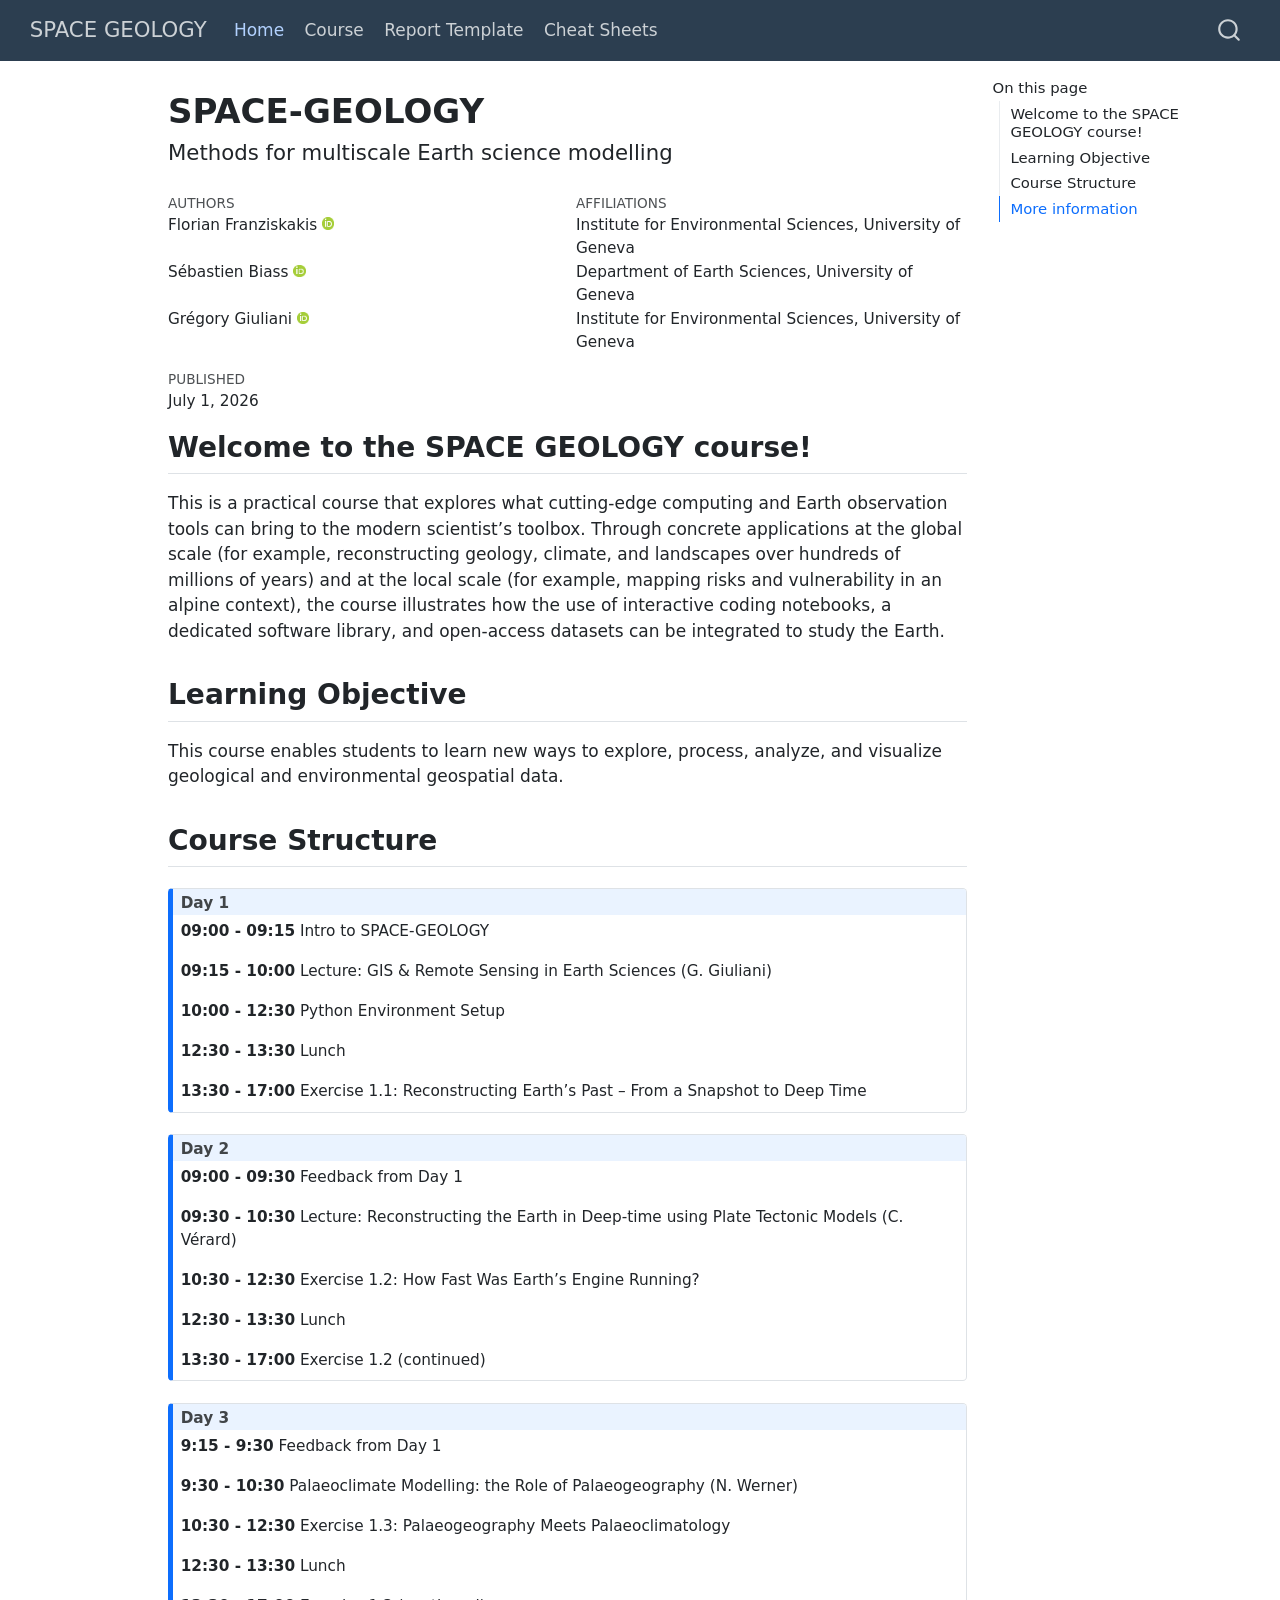
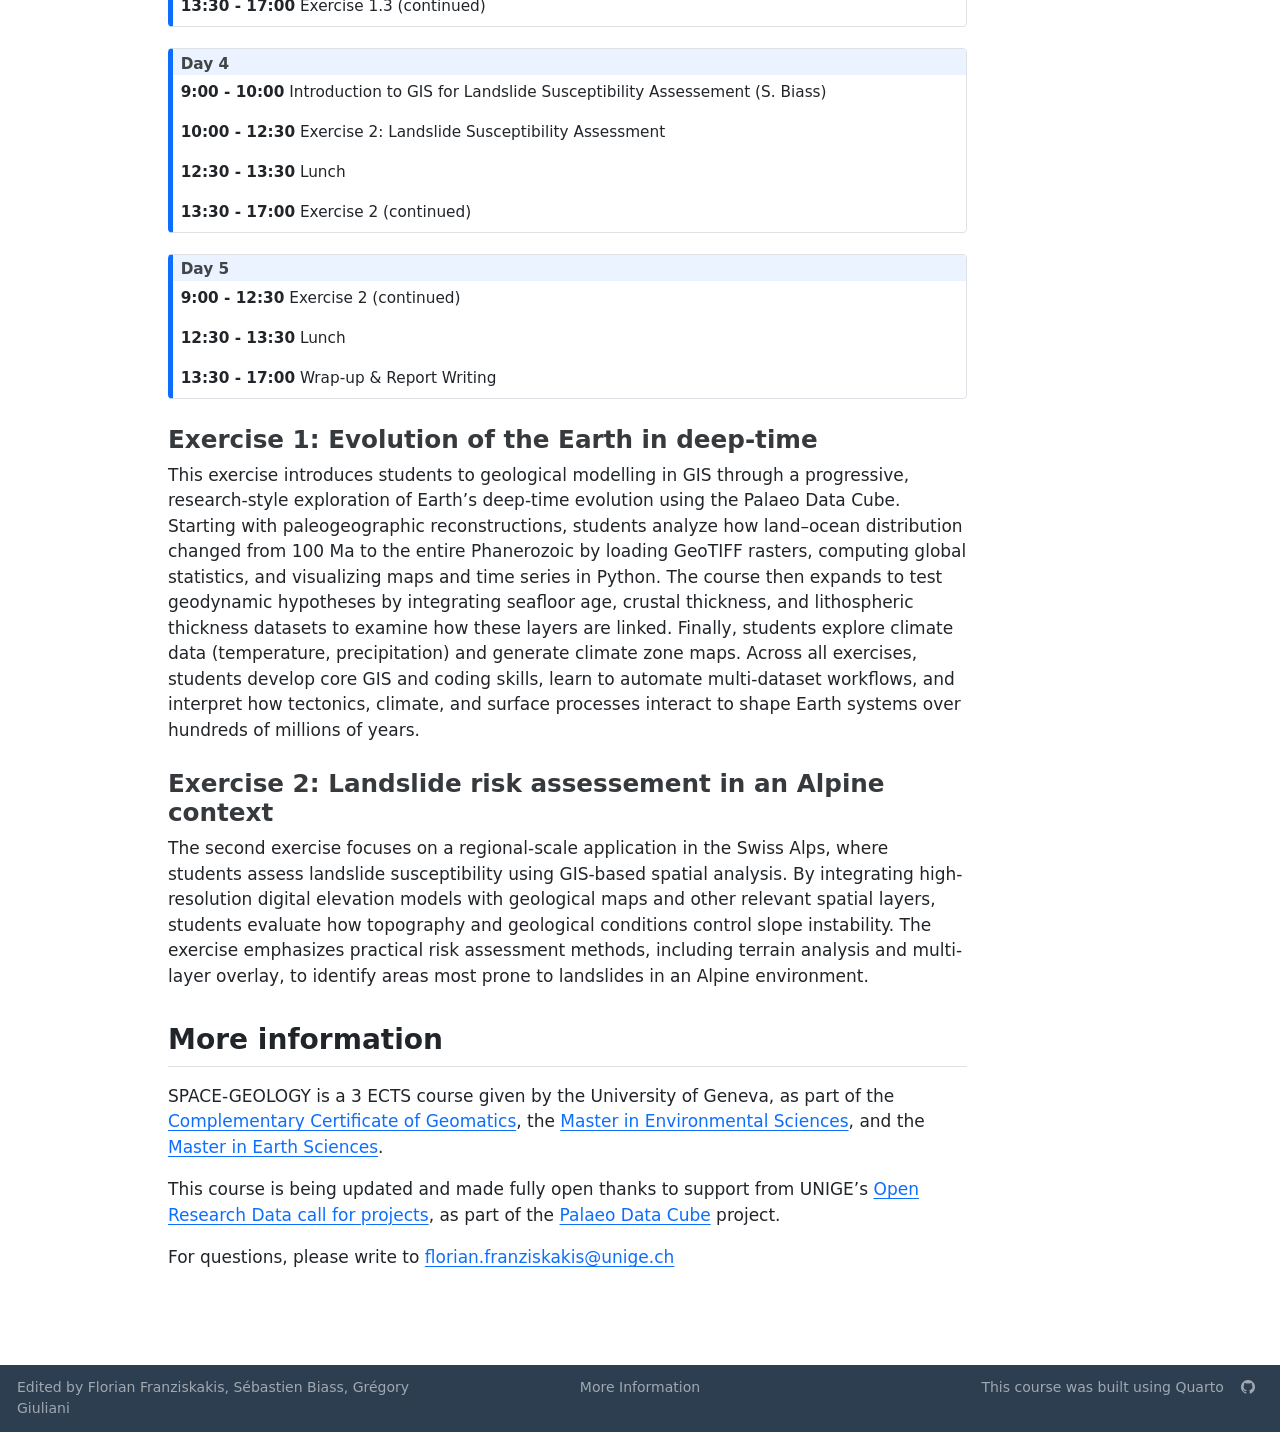
<file: index.html>
<!DOCTYPE html>
<html xmlns="http://www.w3.org/1999/xhtml" lang="en" xml:lang="en"><head>

<meta charset="utf-8">
<meta name="generator" content="quarto-1.9.38">

<meta name="viewport" content="width=device-width, initial-scale=1.0, user-scalable=yes">

<meta name="author" content="Florian Franziskakis">
<meta name="author" content="Sébastien Biass">
<meta name="author" content="Grégory Giuliani">
<meta name="dcterms.date" content="2026-07-01">

<title>SPACE-GEOLOGY – SPACE GEOLOGY</title>
<style>
/* Default styles provided by pandoc.
** See https://pandoc.org/MANUAL.html#variables-for-html for config info.
*/
code{white-space: pre-wrap;}
span.smallcaps{font-variant: small-caps;}
div.columns{display: flex; gap: min(4vw, 1.5em);}
div.column{flex: auto; overflow-x: auto;}
div.hanging-indent{margin-left: 1.5em; text-indent: -1.5em;}
ul.task-list{list-style: none;}
ul.task-list li input[type="checkbox"] {
  width: 0.8em;
  margin: 0 0.8em 0.2em -1em; /* quarto-specific, see https://github.com/quarto-dev/quarto-cli/issues/4556 */ 
  vertical-align: middle;
}
</style>


<script src="site_libs/quarto-nav/quarto-nav.js"></script>
<script src="site_libs/quarto-nav/headroom.min.js"></script>
<script src="site_libs/clipboard/clipboard.min.js"></script>
<script src="site_libs/quarto-search/autocomplete.umd.js"></script>
<script src="site_libs/quarto-search/fuse.min.js"></script>
<script src="site_libs/quarto-search/quarto-search.js"></script>
<meta name="quarto:offset" content="./">
<script src="site_libs/quarto-html/quarto.js" type="module"></script>
<script src="site_libs/quarto-html/tabsets/tabsets.js" type="module"></script>
<script src="site_libs/quarto-html/popper.min.js"></script>
<script src="site_libs/quarto-html/tippy.umd.min.js"></script>
<script src="site_libs/quarto-html/anchor.min.js"></script>
<link href="site_libs/quarto-html/tippy.css" rel="stylesheet">
<link href="site_libs/quarto-html/quarto-syntax-highlighting-15634bcf2e68342d4ad2dfa704d543f6.css" rel="stylesheet" id="quarto-text-highlighting-styles">
<script src="site_libs/bootstrap/bootstrap.min.js"></script>
<link href="site_libs/bootstrap/bootstrap-icons.css" rel="stylesheet">
<link href="site_libs/bootstrap/bootstrap-c2df445520f3cdb3a82324a8d95dbd81.min.css" rel="stylesheet" append-hash="true" id="quarto-bootstrap" data-mode="light">
<script id="quarto-search-options" type="application/json">{
  "location": "navbar",
  "copy-button": false,
  "collapse-after": 3,
  "panel-placement": "end",
  "type": "overlay",
  "limit": 50,
  "keyboard-shortcut": [
    "f",
    "/",
    "s"
  ],
  "show-item-context": false,
  "language": {
    "search-no-results-text": "No results",
    "search-matching-documents-text": "matching documents",
    "search-copy-link-title": "Copy link to search",
    "search-hide-matches-text": "Hide additional matches",
    "search-more-match-text": "more match in this document",
    "search-more-matches-text": "more matches in this document",
    "search-clear-button-title": "Clear",
    "search-text-placeholder": "",
    "search-detached-cancel-button-title": "Cancel",
    "search-submit-button-title": "Submit",
    "search-label": "Search"
  }
}</script>


</head>

<body class="nav-fixed quarto-light">

<div id="quarto-search-results"></div>
  <header id="quarto-header" class="headroom fixed-top">
    <nav class="navbar navbar-expand-lg " data-bs-theme="dark">
      <div class="navbar-container container-fluid">
      <div class="navbar-brand-container mx-auto">
    <a class="navbar-brand" href="./index.html">
    <span class="navbar-title">SPACE GEOLOGY</span>
    </a>
  </div>
            <div id="quarto-search" class="" title="Search"></div>
          <button class="navbar-toggler" type="button" data-bs-toggle="collapse" data-bs-target="#navbarCollapse" aria-controls="navbarCollapse" role="menu" aria-expanded="false" aria-label="Toggle navigation" onclick="if (window.quartoToggleHeadroom) { window.quartoToggleHeadroom(); }">
  <span class="navbar-toggler-icon"></span>
</button>
          <div class="collapse navbar-collapse" id="navbarCollapse">
            <ul class="navbar-nav navbar-nav-scroll me-auto">
  <li class="nav-item">
    <a class="nav-link active" href="./index.html" aria-current="page"> 
<span class="menu-text">Home</span></a>
  </li>  
  <li class="nav-item">
    <a class="nav-link" href="./course/chapter1_intro.html"> 
<span class="menu-text">Course</span></a>
  </li>  
  <li class="nav-item">
    <a class="nav-link" href="./report/report.html"> 
<span class="menu-text">Report Template</span></a>
  </li>  
  <li class="nav-item">
    <a class="nav-link" href="./cheat_sheets/cheat_sheet_chapter3_ex1_1.html"> 
<span class="menu-text">Cheat Sheets</span></a>
  </li>  
</ul>
          </div> <!-- /navcollapse -->
            <div class="quarto-navbar-tools">
</div>
      </div> <!-- /container-fluid -->
    </nav>
</header>
<!-- content -->
<div id="quarto-content" class="quarto-container page-columns page-rows-contents page-layout-article page-navbar">
<!-- sidebar -->
<!-- margin-sidebar -->
    <div id="quarto-margin-sidebar" class="sidebar margin-sidebar">
        <nav id="TOC" role="doc-toc" class="toc-active">
    <h2 id="toc-title">On this page</h2>
   
  <ul>
  <li><a href="#welcome-to-the-space-geology-course" id="toc-welcome-to-the-space-geology-course" class="nav-link active" data-scroll-target="#welcome-to-the-space-geology-course">Welcome to the SPACE GEOLOGY course!</a></li>
  <li><a href="#learning-objective" id="toc-learning-objective" class="nav-link" data-scroll-target="#learning-objective">Learning Objective</a></li>
  <li><a href="#course-structure" id="toc-course-structure" class="nav-link" data-scroll-target="#course-structure">Course Structure</a>
  <ul>
  <li><a href="#exercise-1-evolution-of-the-earth-in-deep-time" id="toc-exercise-1-evolution-of-the-earth-in-deep-time" class="nav-link" data-scroll-target="#exercise-1-evolution-of-the-earth-in-deep-time">Exercise 1: Evolution of the Earth in deep-time</a></li>
  <li><a href="#exercise-2-landslide-risk-assessement-in-an-alpine-context" id="toc-exercise-2-landslide-risk-assessement-in-an-alpine-context" class="nav-link" data-scroll-target="#exercise-2-landslide-risk-assessement-in-an-alpine-context">Exercise 2: Landslide risk assessement in an Alpine context</a></li>
  </ul></li>
  <li><a href="#more-information" id="toc-more-information" class="nav-link" data-scroll-target="#more-information">More information</a></li>
  </ul>
</nav>
    </div>
<!-- main -->
<main class="content" id="quarto-document-content">

<header id="title-block-header" class="quarto-title-block default">
<div class="quarto-title">
<h1 class="title">SPACE-GEOLOGY</h1>
<p class="subtitle lead">Methods for multiscale Earth science modelling</p>
</div>


<div class="quarto-title-meta-author">
  <div class="quarto-title-meta-heading">Authors</div>
  <div class="quarto-title-meta-heading">Affiliations</div>
  
    <div class="quarto-title-meta-contents">
    <p class="author">Florian Franziskakis <a href="https://orcid.org/0000-0001-6855-0269" class="quarto-title-author-orcid"> <img src="[data-uri]"></a></p>
  </div>
  <div class="quarto-title-meta-contents">
        <p class="affiliation">
            Institute for Environmental Sciences, University of Geneva
          </p>
      </div>
    <div class="quarto-title-meta-contents">
    <p class="author">Sébastien Biass <a href="https://orcid.org/0000-0002-1919-9473" class="quarto-title-author-orcid"> <img src="[data-uri]"></a></p>
  </div>
  <div class="quarto-title-meta-contents">
        <p class="affiliation">
            Department of Earth Sciences, University of Geneva
          </p>
      </div>
    <div class="quarto-title-meta-contents">
    <p class="author">Grégory Giuliani <a href="https://orcid.org/0000-0002-1825-8865" class="quarto-title-author-orcid"> <img src="[data-uri]"></a></p>
  </div>
  <div class="quarto-title-meta-contents">
        <p class="affiliation">
            Institute for Environmental Sciences, University of Geneva
          </p>
      </div>
  </div>

<div class="quarto-title-meta">

      
    <div>
    <div class="quarto-title-meta-heading">Published</div>
    <div class="quarto-title-meta-contents">
      <p class="date">July 1, 2026</p>
    </div>
  </div>
  
    
  </div>
  


</header>


<section id="welcome-to-the-space-geology-course" class="level2">
<h2 class="anchored" data-anchor-id="welcome-to-the-space-geology-course">Welcome to the SPACE GEOLOGY course!</h2>
<p>This is a practical course that explores what cutting-edge computing and Earth observation tools can bring to the modern scientist’s toolbox. Through concrete applications at the global scale (for example, reconstructing geology, climate, and landscapes over hundreds of millions of years) and at the local scale (for example, mapping risks and vulnerability in an alpine context), the course illustrates how the use of interactive coding notebooks, a dedicated software library, and open-access datasets can be integrated to study the Earth.</p>
</section>
<section id="learning-objective" class="level2">
<h2 class="anchored" data-anchor-id="learning-objective">Learning Objective</h2>
<p>This course enables students to learn new ways to explore, process, analyze, and visualize geological and environmental geospatial data.</p>
</section>
<section id="course-structure" class="level2">
<h2 class="anchored" data-anchor-id="course-structure">Course Structure</h2>
<div class="callout callout-style-default callout-note no-icon callout-titled">
<div class="callout-header d-flex align-content-center">
<div class="callout-icon-container">
<i class="callout-icon no-icon"></i>
</div>
<div class="callout-title-container flex-fill">
<span class="screen-reader-only">Note</span>Day 1
</div>
</div>
<div class="callout-body-container callout-body">
<p><strong>09:00 - 09:15</strong> Intro to SPACE-GEOLOGY</p>
<p><strong>09:15 - 10:00</strong> Lecture: GIS &amp; Remote Sensing in Earth Sciences (G. Giuliani)</p>
<p><strong>10:00 - 12:30</strong> Python Environment Setup</p>
<p><strong>12:30 - 13:30</strong> Lunch</p>
<p><strong>13:30 - 17:00</strong> Exercise 1.1: Reconstructing Earth’s Past – From a Snapshot to Deep Time</p>
</div>
</div>
<div class="callout callout-style-default callout-note no-icon callout-titled">
<div class="callout-header d-flex align-content-center">
<div class="callout-icon-container">
<i class="callout-icon no-icon"></i>
</div>
<div class="callout-title-container flex-fill">
<span class="screen-reader-only">Note</span>Day 2
</div>
</div>
<div class="callout-body-container callout-body">
<p><strong>09:00 - 09:30</strong> Feedback from Day 1</p>
<p><strong>09:30 - 10:30</strong> Lecture: Reconstructing the Earth in Deep-time using Plate Tectonic Models (C. Vérard)</p>
<p><strong>10:30 - 12:30</strong> Exercise 1.2: How Fast Was Earth’s Engine Running?</p>
<p><strong>12:30 - 13:30</strong> Lunch</p>
<p><strong>13:30 - 17:00</strong> Exercise 1.2 (continued)</p>
</div>
</div>
<div class="callout callout-style-default callout-note no-icon callout-titled">
<div class="callout-header d-flex align-content-center">
<div class="callout-icon-container">
<i class="callout-icon no-icon"></i>
</div>
<div class="callout-title-container flex-fill">
<span class="screen-reader-only">Note</span>Day 3
</div>
</div>
<div class="callout-body-container callout-body">
<p><strong>9:15 - 9:30</strong> Feedback from Day 1</p>
<p><strong>9:30 - 10:30</strong> Palaeoclimate Modelling: the Role of Palaeogeography (N. Werner)</p>
<p><strong>10:30 - 12:30</strong> Exercise 1.3: Palaeogeography Meets Palaeoclimatology</p>
<p><strong>12:30 - 13:30</strong> Lunch</p>
<p><strong>13:30 - 17:00</strong> Exercise 1.3 (continued)</p>
</div>
</div>
<div class="callout callout-style-default callout-note no-icon callout-titled">
<div class="callout-header d-flex align-content-center">
<div class="callout-icon-container">
<i class="callout-icon no-icon"></i>
</div>
<div class="callout-title-container flex-fill">
<span class="screen-reader-only">Note</span>Day 4
</div>
</div>
<div class="callout-body-container callout-body">
<p><strong>9:00 - 10:00</strong> Introduction to GIS for Landslide Susceptibility Assessement (S. Biass)</p>
<p><strong>10:00 - 12:30</strong> Exercise 2: Landslide Susceptibility Assessment</p>
<p><strong>12:30 - 13:30</strong> Lunch</p>
<p><strong>13:30 - 17:00</strong> Exercise 2 (continued)</p>
</div>
</div>
<div class="callout callout-style-default callout-note no-icon callout-titled">
<div class="callout-header d-flex align-content-center">
<div class="callout-icon-container">
<i class="callout-icon no-icon"></i>
</div>
<div class="callout-title-container flex-fill">
<span class="screen-reader-only">Note</span>Day 5
</div>
</div>
<div class="callout-body-container callout-body">
<p><strong>9:00 - 12:30</strong> Exercise 2 (continued)</p>
<p><strong>12:30 - 13:30</strong> Lunch</p>
<p><strong>13:30 - 17:00</strong> Wrap-up &amp; Report Writing</p>
</div>
</div>
<section id="exercise-1-evolution-of-the-earth-in-deep-time" class="level3">
<h3 class="anchored" data-anchor-id="exercise-1-evolution-of-the-earth-in-deep-time">Exercise 1: Evolution of the Earth in deep-time</h3>
<p>This exercise introduces students to geological modelling in GIS through a progressive, research-style exploration of Earth’s deep-time evolution using the Palaeo Data Cube. Starting with paleogeographic reconstructions, students analyze how land–ocean distribution changed from 100 Ma to the entire Phanerozoic by loading GeoTIFF rasters, computing global statistics, and visualizing maps and time series in Python. The course then expands to test geodynamic hypotheses by integrating seafloor age, crustal thickness, and lithospheric thickness datasets to examine how these layers are linked. Finally, students explore climate data (temperature, precipitation) and generate climate zone maps. Across all exercises, students develop core GIS and coding skills, learn to automate multi-dataset workflows, and interpret how tectonics, climate, and surface processes interact to shape Earth systems over hundreds of millions of years.</p>
</section>
<section id="exercise-2-landslide-risk-assessement-in-an-alpine-context" class="level3">
<h3 class="anchored" data-anchor-id="exercise-2-landslide-risk-assessement-in-an-alpine-context">Exercise 2: Landslide risk assessement in an Alpine context</h3>
<p>The second exercise focuses on a regional-scale application in the Swiss Alps, where students assess landslide susceptibility using GIS-based spatial analysis. By integrating high-resolution digital elevation models with geological maps and other relevant spatial layers, students evaluate how topography and geological conditions control slope instability. The exercise emphasizes practical risk assessment methods, including terrain analysis and multi-layer overlay, to identify areas most prone to landslides in an Alpine environment.</p>
</section>
</section>
<section id="more-information" class="level2">
<h2 class="anchored" data-anchor-id="more-information">More information</h2>
<p>SPACE-GEOLOGY is a 3 ECTS course given by the University of Geneva, as part of the <a href="https://www.unige.ch/cgeom/">Complementary Certificate of Geomatics</a>, the <a href="https://www.unige.ch/muse/en">Master in Environmental Sciences</a>, and the <a href="https://www.unige.ch/sciences/en/enseignements/formations/masters/earth">Master in Earth Sciences</a>.</p>
<p>This course is being updated and made fully open thanks to support from UNIGE’s <a href="https://www.unige.ch/researchdata/en/presentation/news/call-ord-2025-funded-projects">Open Research Data call for projects</a>, as part of the <a href="https://github.com/florianfranz/palaeo-data-cube">Palaeo Data Cube</a> project.</p>
<p>For questions, please write to <a href="mailto:florian.franziskakis@unige.ch">florian.franziskakis@unige.ch</a></p>


</section>

</main> <!-- /main -->
<script id="quarto-html-after-body" type="application/javascript">
  window.document.addEventListener("DOMContentLoaded", function (event) {
    const icon = "";
    const anchorJS = new window.AnchorJS();
    anchorJS.options = {
      placement: 'right',
      icon: icon
    };
    anchorJS.add('.anchored');
    const isCodeAnnotation = (el) => {
      for (const clz of el.classList) {
        if (clz.startsWith('code-annotation-')) {                     
          return true;
        }
      }
      return false;
    }
    const onCopySuccess = function(e) {
      // button target
      const button = e.trigger;
      // don't keep focus
      button.blur();
      // flash "checked"
      button.classList.add('code-copy-button-checked');
      var currentTitle = button.getAttribute("title");
      button.setAttribute("title", "Copied!");
      let tooltip;
      if (window.bootstrap) {
        button.setAttribute("data-bs-toggle", "tooltip");
        button.setAttribute("data-bs-placement", "left");
        button.setAttribute("data-bs-title", "Copied!");
        tooltip = new bootstrap.Tooltip(button, 
          { trigger: "manual", 
            customClass: "code-copy-button-tooltip",
            offset: [0, -8]});
        tooltip.show();    
      }
      setTimeout(function() {
        if (tooltip) {
          tooltip.hide();
          button.removeAttribute("data-bs-title");
          button.removeAttribute("data-bs-toggle");
          button.removeAttribute("data-bs-placement");
        }
        button.setAttribute("title", currentTitle);
        button.classList.remove('code-copy-button-checked');
      }, 1000);
      // clear code selection
      e.clearSelection();
    }
    const getTextToCopy = function(trigger) {
      const outerScaffold = trigger.parentElement.cloneNode(true);
      const codeEl = outerScaffold.querySelector('code');
      for (const childEl of codeEl.children) {
        if (isCodeAnnotation(childEl)) {
          childEl.remove();
        }
      }
      return codeEl.innerText;
    }
    const clipboard = new window.ClipboardJS('.code-copy-button:not([data-in-quarto-modal])', {
      text: getTextToCopy
    });
    clipboard.on('success', onCopySuccess);
    if (window.document.getElementById('quarto-embedded-source-code-modal')) {
      const clipboardModal = new window.ClipboardJS('.code-copy-button[data-in-quarto-modal]', {
        text: getTextToCopy,
        container: window.document.getElementById('quarto-embedded-source-code-modal')
      });
      clipboardModal.on('success', onCopySuccess);
    }
      var localhostRegex = new RegExp(/^(?:http|https):\/\/localhost\:?[0-9]*\//);
      var mailtoRegex = new RegExp(/^mailto:/);
        var filterRegex = new RegExp("https:\/\/unige-cgeom\.github\.io\/SPACE-GEOLOGY\/");
      var isInternal = (href) => {
          return filterRegex.test(href) || localhostRegex.test(href) || mailtoRegex.test(href);
      }
      // Inspect non-navigation links and adorn them if external
     var links = window.document.querySelectorAll('a[href]:not(.nav-link):not(.navbar-brand):not(.toc-action):not(.sidebar-link):not(.sidebar-item-toggle):not(.pagination-link):not(.no-external):not([aria-hidden]):not(.dropdown-item):not(.quarto-navigation-tool):not(.about-link)');
      for (var i=0; i<links.length; i++) {
        const link = links[i];
        if (!isInternal(link.href)) {
          // undo the damage that might have been done by quarto-nav.js in the case of
          // links that we want to consider external
          if (link.dataset.originalHref !== undefined) {
            link.href = link.dataset.originalHref;
          }
        }
      }
    function tippyHover(el, contentFn, onTriggerFn, onUntriggerFn) {
      const config = {
        allowHTML: true,
        maxWidth: 500,
        delay: 100,
        arrow: false,
        appendTo: function(el) {
            return el.parentElement;
        },
        interactive: true,
        interactiveBorder: 10,
        theme: 'quarto',
        placement: 'bottom-start',
      };
      if (contentFn) {
        config.content = contentFn;
      }
      if (onTriggerFn) {
        config.onTrigger = onTriggerFn;
      }
      if (onUntriggerFn) {
        config.onUntrigger = onUntriggerFn;
      }
      window.tippy(el, config); 
    }
    const noterefs = window.document.querySelectorAll('a[role="doc-noteref"]');
    for (var i=0; i<noterefs.length; i++) {
      const ref = noterefs[i];
      tippyHover(ref, function() {
        // use id or data attribute instead here
        let href = ref.getAttribute('data-footnote-href') || ref.getAttribute('href');
        try { href = new URL(href).hash; } catch {}
        const id = href.replace(/^#\/?/, "");
        const note = window.document.getElementById(id);
        if (note) {
          return note.innerHTML;
        } else {
          return "";
        }
      });
    }
    const xrefs = window.document.querySelectorAll('a.quarto-xref');
    const processXRef = (id, note) => {
      // Strip column container classes
      const stripColumnClz = (el) => {
        el.classList.remove("page-full", "page-columns");
        if (el.children) {
          for (const child of el.children) {
            stripColumnClz(child);
          }
        }
      }
      stripColumnClz(note)
      if (id === null || id.startsWith('sec-')) {
        // Special case sections, only their first couple elements
        const container = document.createElement("div");
        if (note.children && note.children.length > 2) {
          container.appendChild(note.children[0].cloneNode(true));
          for (let i = 1; i < note.children.length; i++) {
            const child = note.children[i];
            if (child.tagName === "P" && child.innerText === "") {
              continue;
            } else {
              container.appendChild(child.cloneNode(true));
              break;
            }
          }
          if (window.Quarto?.typesetMath) {
            window.Quarto.typesetMath(container);
          }
          return container.innerHTML
        } else {
          if (window.Quarto?.typesetMath) {
            window.Quarto.typesetMath(note);
          }
          return note.innerHTML;
        }
      } else {
        // Remove any anchor links if they are present
        const anchorLink = note.querySelector('a.anchorjs-link');
        if (anchorLink) {
          anchorLink.remove();
        }
        if (window.Quarto?.typesetMath) {
          window.Quarto.typesetMath(note);
        }
        if (note.classList.contains("callout")) {
          return note.outerHTML;
        } else {
          return note.innerHTML;
        }
      }
    }
    for (var i=0; i<xrefs.length; i++) {
      const xref = xrefs[i];
      tippyHover(xref, undefined, function(instance) {
        instance.disable();
        let url = xref.getAttribute('href');
        let hash = undefined; 
        if (url.startsWith('#')) {
          hash = url;
        } else {
          try { hash = new URL(url).hash; } catch {}
        }
        if (hash) {
          const id = hash.replace(/^#\/?/, "");
          const note = window.document.getElementById(id);
          if (note !== null) {
            try {
              const html = processXRef(id, note.cloneNode(true));
              instance.setContent(html);
            } finally {
              instance.enable();
              instance.show();
            }
          } else {
            // See if we can fetch this
            fetch(url.split('#')[0])
            .then(res => res.text())
            .then(html => {
              const parser = new DOMParser();
              const htmlDoc = parser.parseFromString(html, "text/html");
              const note = htmlDoc.getElementById(id);
              if (note !== null) {
                const html = processXRef(id, note);
                instance.setContent(html);
              } 
            }).finally(() => {
              instance.enable();
              instance.show();
            });
          }
        } else {
          // See if we can fetch a full url (with no hash to target)
          // This is a special case and we should probably do some content thinning / targeting
          fetch(url)
          .then(res => res.text())
          .then(html => {
            const parser = new DOMParser();
            const htmlDoc = parser.parseFromString(html, "text/html");
            const note = htmlDoc.querySelector('main.content');
            if (note !== null) {
              // This should only happen for chapter cross references
              // (since there is no id in the URL)
              // remove the first header
              if (note.children.length > 0 && note.children[0].tagName === "HEADER") {
                note.children[0].remove();
              }
              const html = processXRef(null, note);
              instance.setContent(html);
            } 
          }).finally(() => {
            instance.enable();
            instance.show();
          });
        }
      }, function(instance) {
      });
    }
        let selectedAnnoteEl;
        const selectorForAnnotation = ( cell, annotation) => {
          let cellAttr = 'data-code-cell="' + cell + '"';
          let lineAttr = 'data-code-annotation="' +  annotation + '"';
          const selector = 'span[' + cellAttr + '][' + lineAttr + ']';
          return selector;
        }
        const selectCodeLines = (annoteEl) => {
          const doc = window.document;
          const targetCell = annoteEl.getAttribute("data-target-cell");
          const targetAnnotation = annoteEl.getAttribute("data-target-annotation");
          const annoteSpan = window.document.querySelector(selectorForAnnotation(targetCell, targetAnnotation));
          const lines = annoteSpan.getAttribute("data-code-lines").split(",");
          const lineIds = lines.map((line) => {
            return targetCell + "-" + line;
          })
          let top = null;
          let height = null;
          let parent = null;
          if (lineIds.length > 0) {
              //compute the position of the single el (top and bottom and make a div)
              const el = window.document.getElementById(lineIds[0]);
              top = el.offsetTop;
              height = el.offsetHeight;
              parent = el.parentElement.parentElement;
            if (lineIds.length > 1) {
              const lastEl = window.document.getElementById(lineIds[lineIds.length - 1]);
              const bottom = lastEl.offsetTop + lastEl.offsetHeight;
              height = bottom - top;
            }
            if (top !== null && height !== null && parent !== null) {
              // cook up a div (if necessary) and position it 
              let div = window.document.getElementById("code-annotation-line-highlight");
              if (div === null) {
                div = window.document.createElement("div");
                div.setAttribute("id", "code-annotation-line-highlight");
                div.style.position = 'absolute';
                parent.appendChild(div);
              }
              div.style.top = top - 2 + "px";
              div.style.height = height + 4 + "px";
              div.style.left = 0;
              let gutterDiv = window.document.getElementById("code-annotation-line-highlight-gutter");
              if (gutterDiv === null) {
                gutterDiv = window.document.createElement("div");
                gutterDiv.setAttribute("id", "code-annotation-line-highlight-gutter");
                gutterDiv.style.position = 'absolute';
                const codeCell = window.document.getElementById(targetCell);
                const gutter = codeCell.querySelector('.code-annotation-gutter');
                gutter.appendChild(gutterDiv);
              }
              gutterDiv.style.top = top - 2 + "px";
              gutterDiv.style.height = height + 4 + "px";
            }
            selectedAnnoteEl = annoteEl;
          }
        };
        const unselectCodeLines = () => {
          const elementsIds = ["code-annotation-line-highlight", "code-annotation-line-highlight-gutter"];
          elementsIds.forEach((elId) => {
            const div = window.document.getElementById(elId);
            if (div) {
              div.remove();
            }
          });
          selectedAnnoteEl = undefined;
        };
          // Handle positioning of the toggle
      window.addEventListener(
        "resize",
        throttle(() => {
          elRect = undefined;
          if (selectedAnnoteEl) {
            selectCodeLines(selectedAnnoteEl);
          }
        }, 10)
      );
      function throttle(fn, ms) {
      let throttle = false;
      let timer;
        return (...args) => {
          if(!throttle) { // first call gets through
              fn.apply(this, args);
              throttle = true;
          } else { // all the others get throttled
              if(timer) clearTimeout(timer); // cancel #2
              timer = setTimeout(() => {
                fn.apply(this, args);
                timer = throttle = false;
              }, ms);
          }
        };
      }
        // Attach click handler to the DT
        const annoteDls = window.document.querySelectorAll('dt[data-target-cell]');
        for (const annoteDlNode of annoteDls) {
          annoteDlNode.addEventListener('click', (event) => {
            const clickedEl = event.target;
            if (clickedEl !== selectedAnnoteEl) {
              unselectCodeLines();
              const activeEl = window.document.querySelector('dt[data-target-cell].code-annotation-active');
              if (activeEl) {
                activeEl.classList.remove('code-annotation-active');
              }
              selectCodeLines(clickedEl);
              clickedEl.classList.add('code-annotation-active');
            } else {
              // Unselect the line
              unselectCodeLines();
              clickedEl.classList.remove('code-annotation-active');
            }
          });
        }
    const findCites = (el) => {
      const parentEl = el.parentElement;
      if (parentEl) {
        const cites = parentEl.dataset.cites;
        if (cites) {
          return {
            el,
            cites: cites.split(' ')
          };
        } else {
          return findCites(el.parentElement)
        }
      } else {
        return undefined;
      }
    };
    var bibliorefs = window.document.querySelectorAll('a[role="doc-biblioref"]');
    for (var i=0; i<bibliorefs.length; i++) {
      const ref = bibliorefs[i];
      const citeInfo = findCites(ref);
      if (citeInfo) {
        tippyHover(citeInfo.el, function() {
          var popup = window.document.createElement('div');
          citeInfo.cites.forEach(function(cite) {
            var citeDiv = window.document.createElement('div');
            citeDiv.classList.add('hanging-indent');
            citeDiv.classList.add('csl-entry');
            var biblioDiv = window.document.getElementById('ref-' + cite);
            if (biblioDiv) {
              citeDiv.innerHTML = biblioDiv.innerHTML;
            }
            popup.appendChild(citeDiv);
          });
          return popup.innerHTML;
        });
      }
    }
  });
  </script>
</div> <!-- /content -->
<footer class="footer">
  <div class="nav-footer">
    <div class="nav-footer-left">
      <ul class="footer-items list-unstyled">
    <li class="nav-item">
 Edited by Florian Franziskakis, Sébastien Biass, Grégory Giuliani
  </li>  
</ul>
    </div>   
    <div class="nav-footer-center">
      <ul class="footer-items list-unstyled">
    <li class="nav-item">
    <a class="nav-link" href="./info/license.html">
<p>More Information</p>
</a>
  </li>  
</ul>
    </div>
    <div class="nav-footer-right">
      <ul class="footer-items list-unstyled">
    <li class="nav-item">
    <a class="nav-link" href="https://quarto.org/">
<p>This course was built using Quarto</p>
</a>
  </li>  
    <li class="nav-item compact">
    <a class="nav-link" href="https://github.com/unige-cgeom/SPACE-GEOLOGY">
      <i class="bi bi-github" role="img">
</i> 
    </a>
  </li>  
</ul>
    </div>
  </div>
</footer>




</body></html>
</file>
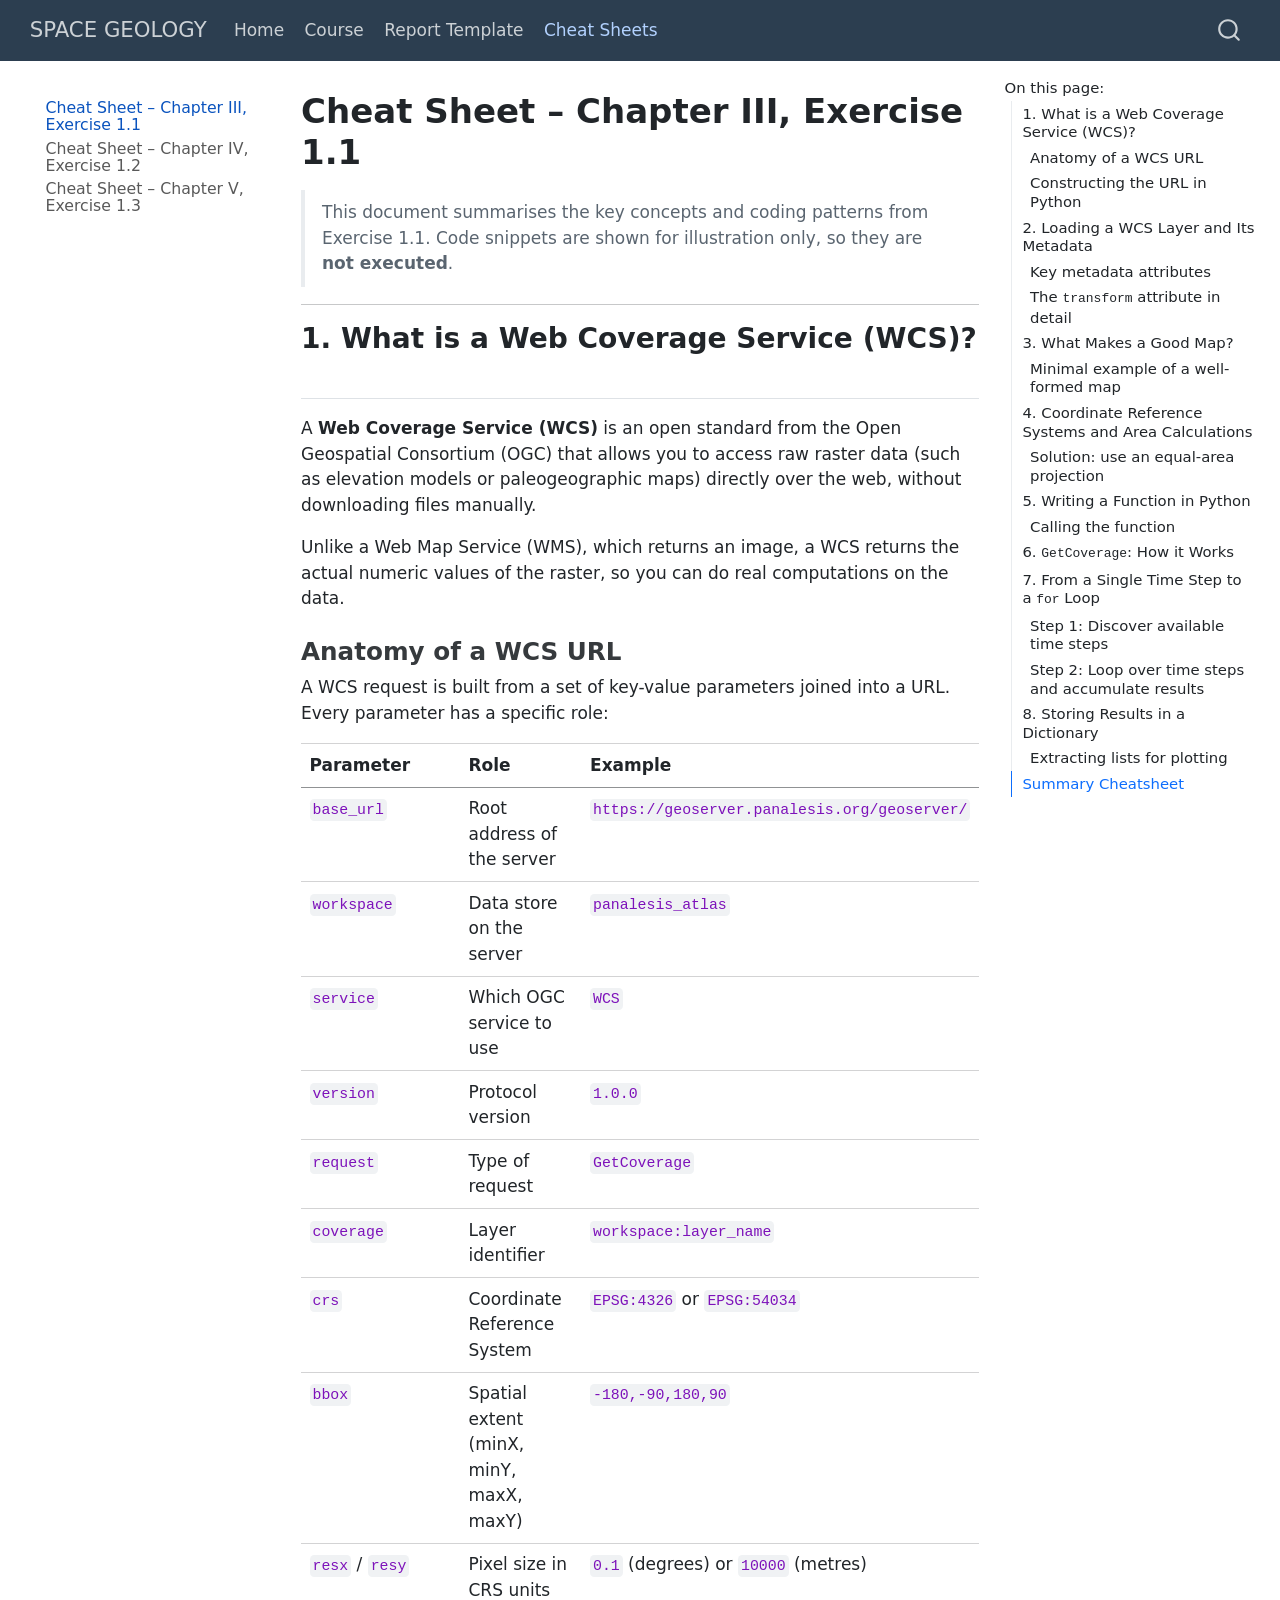
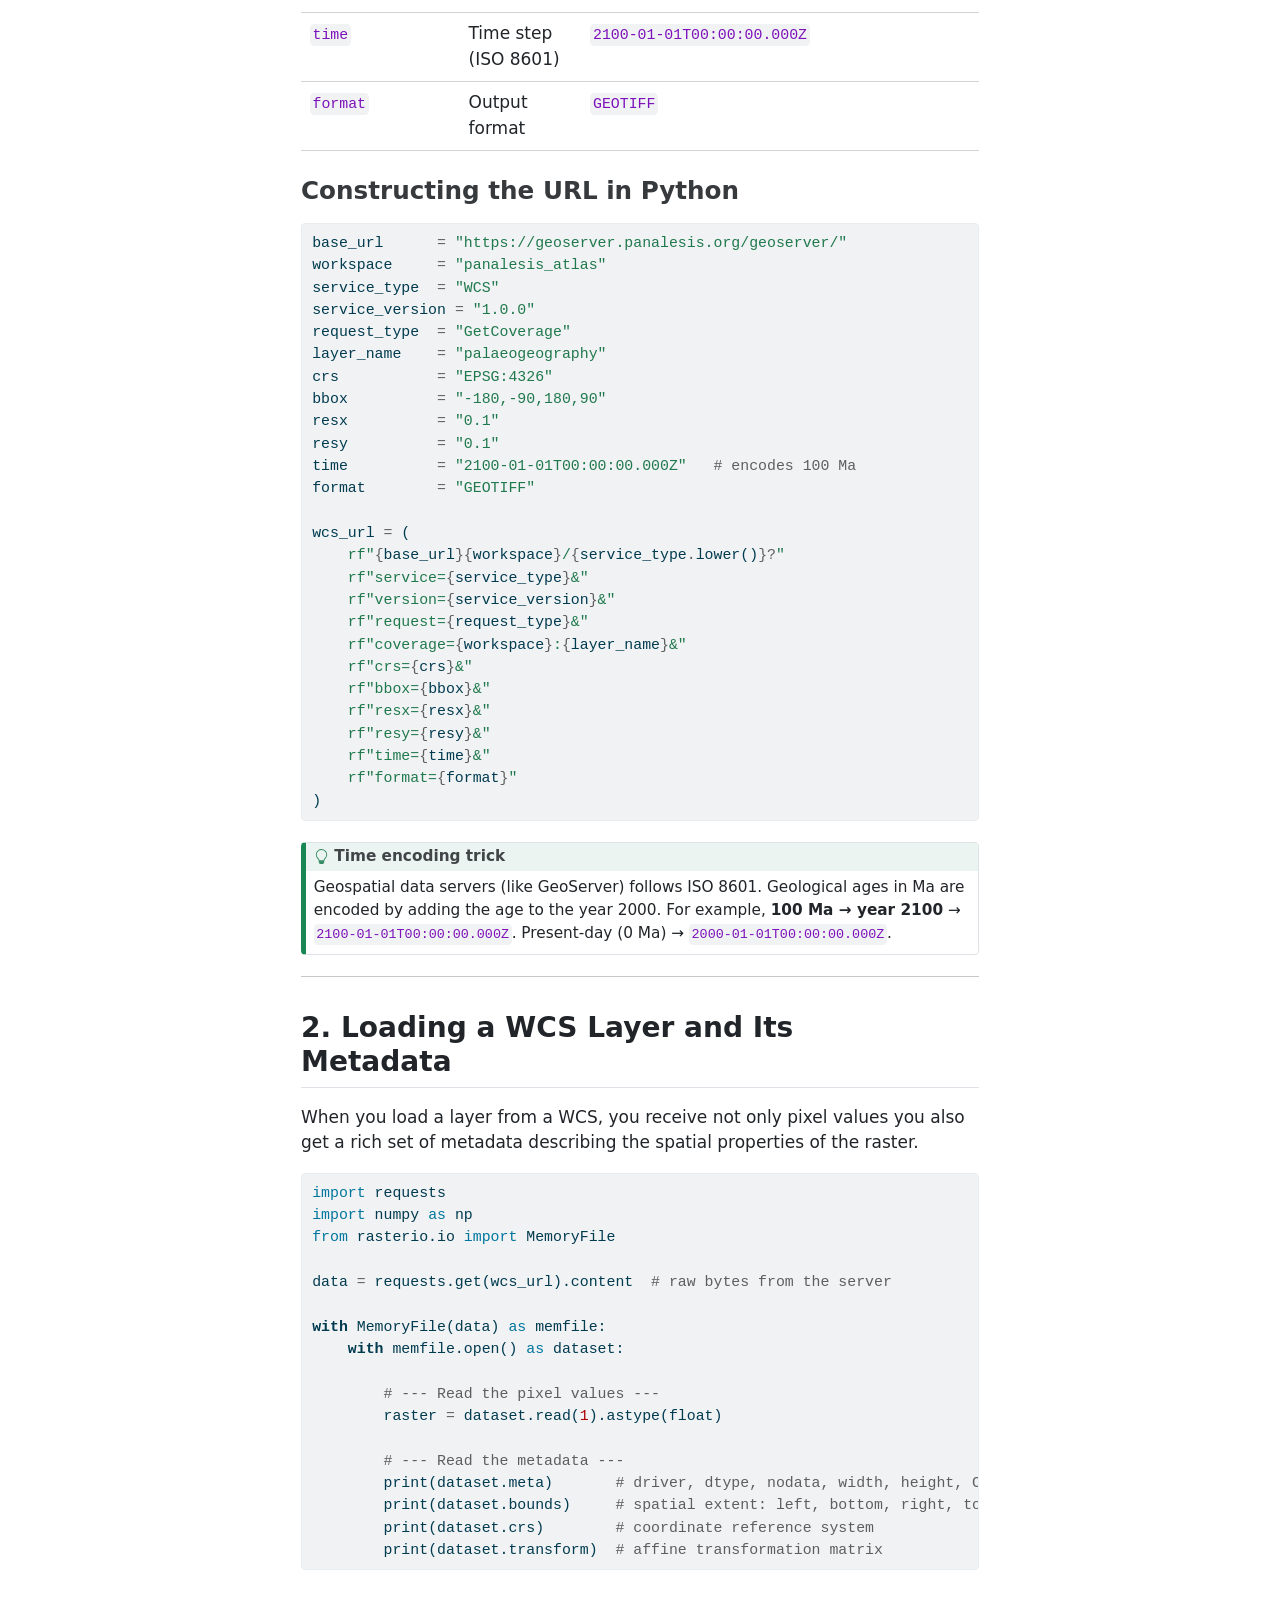
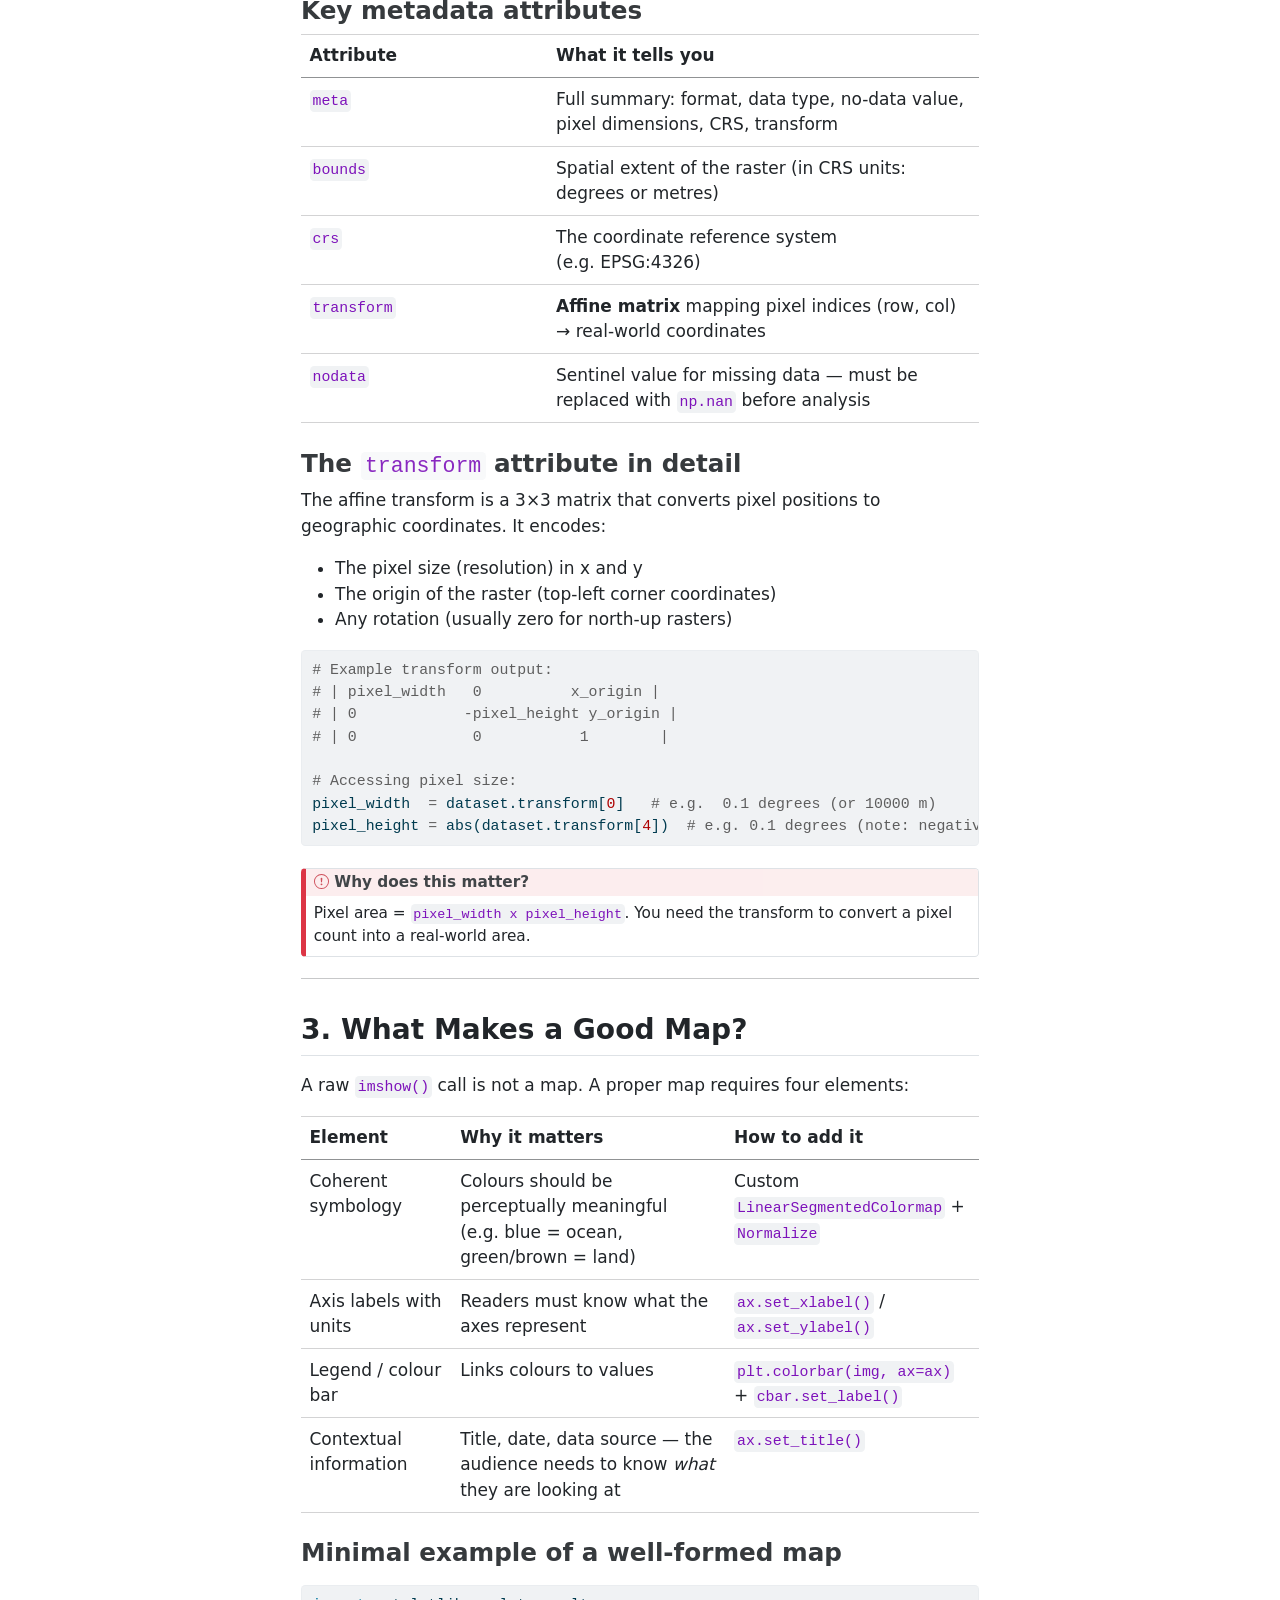
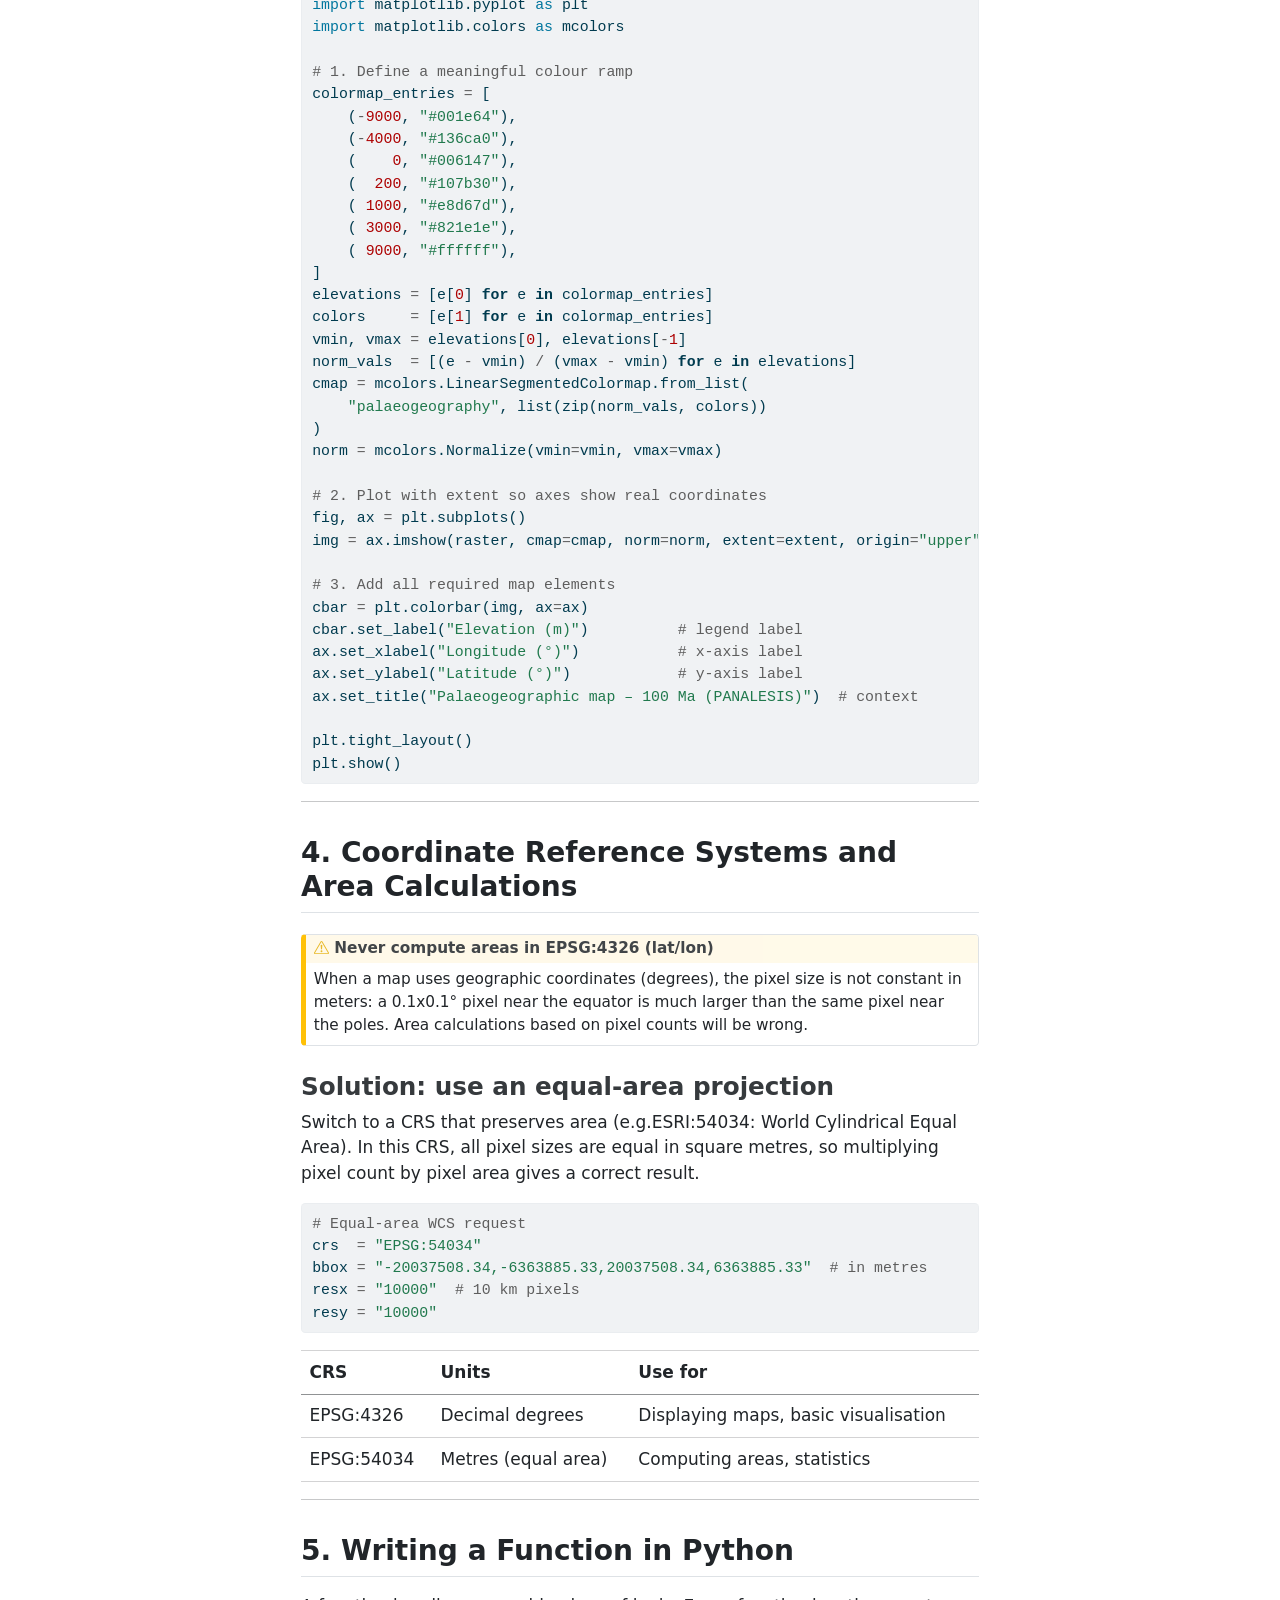
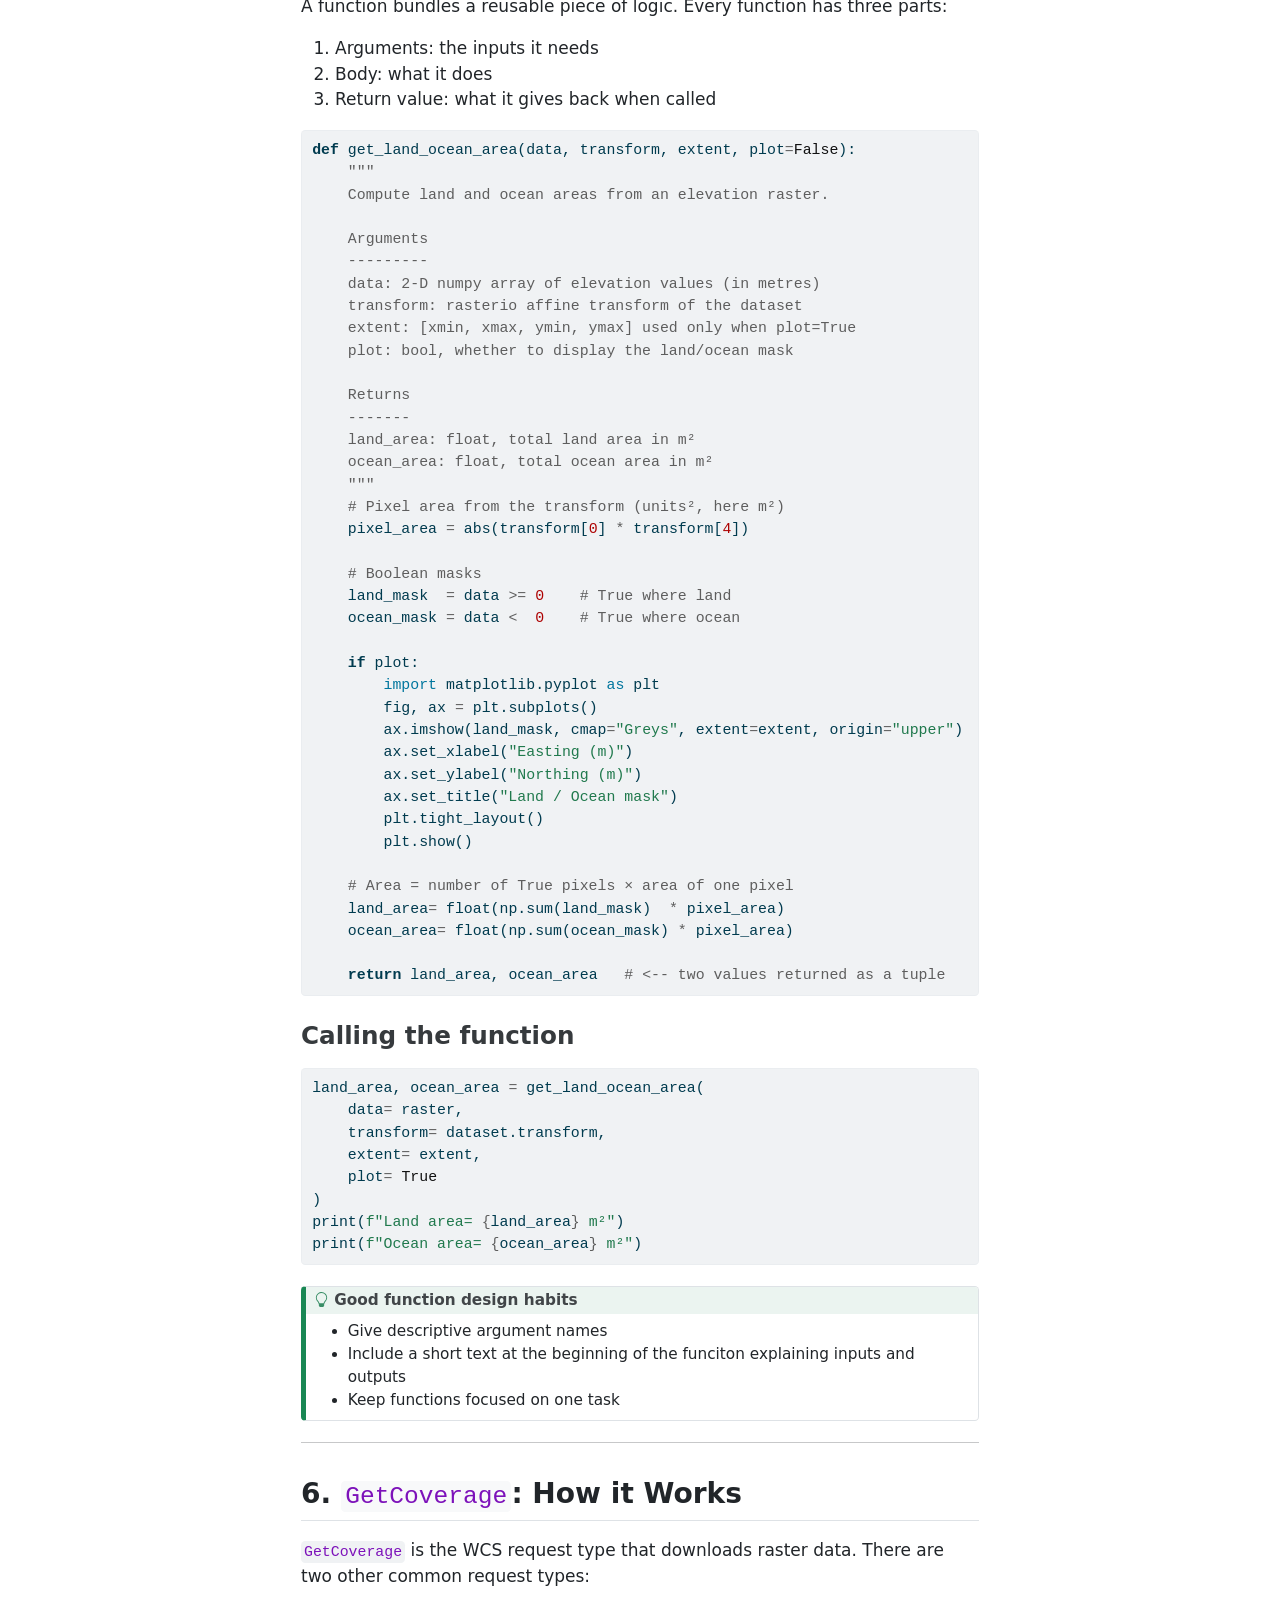
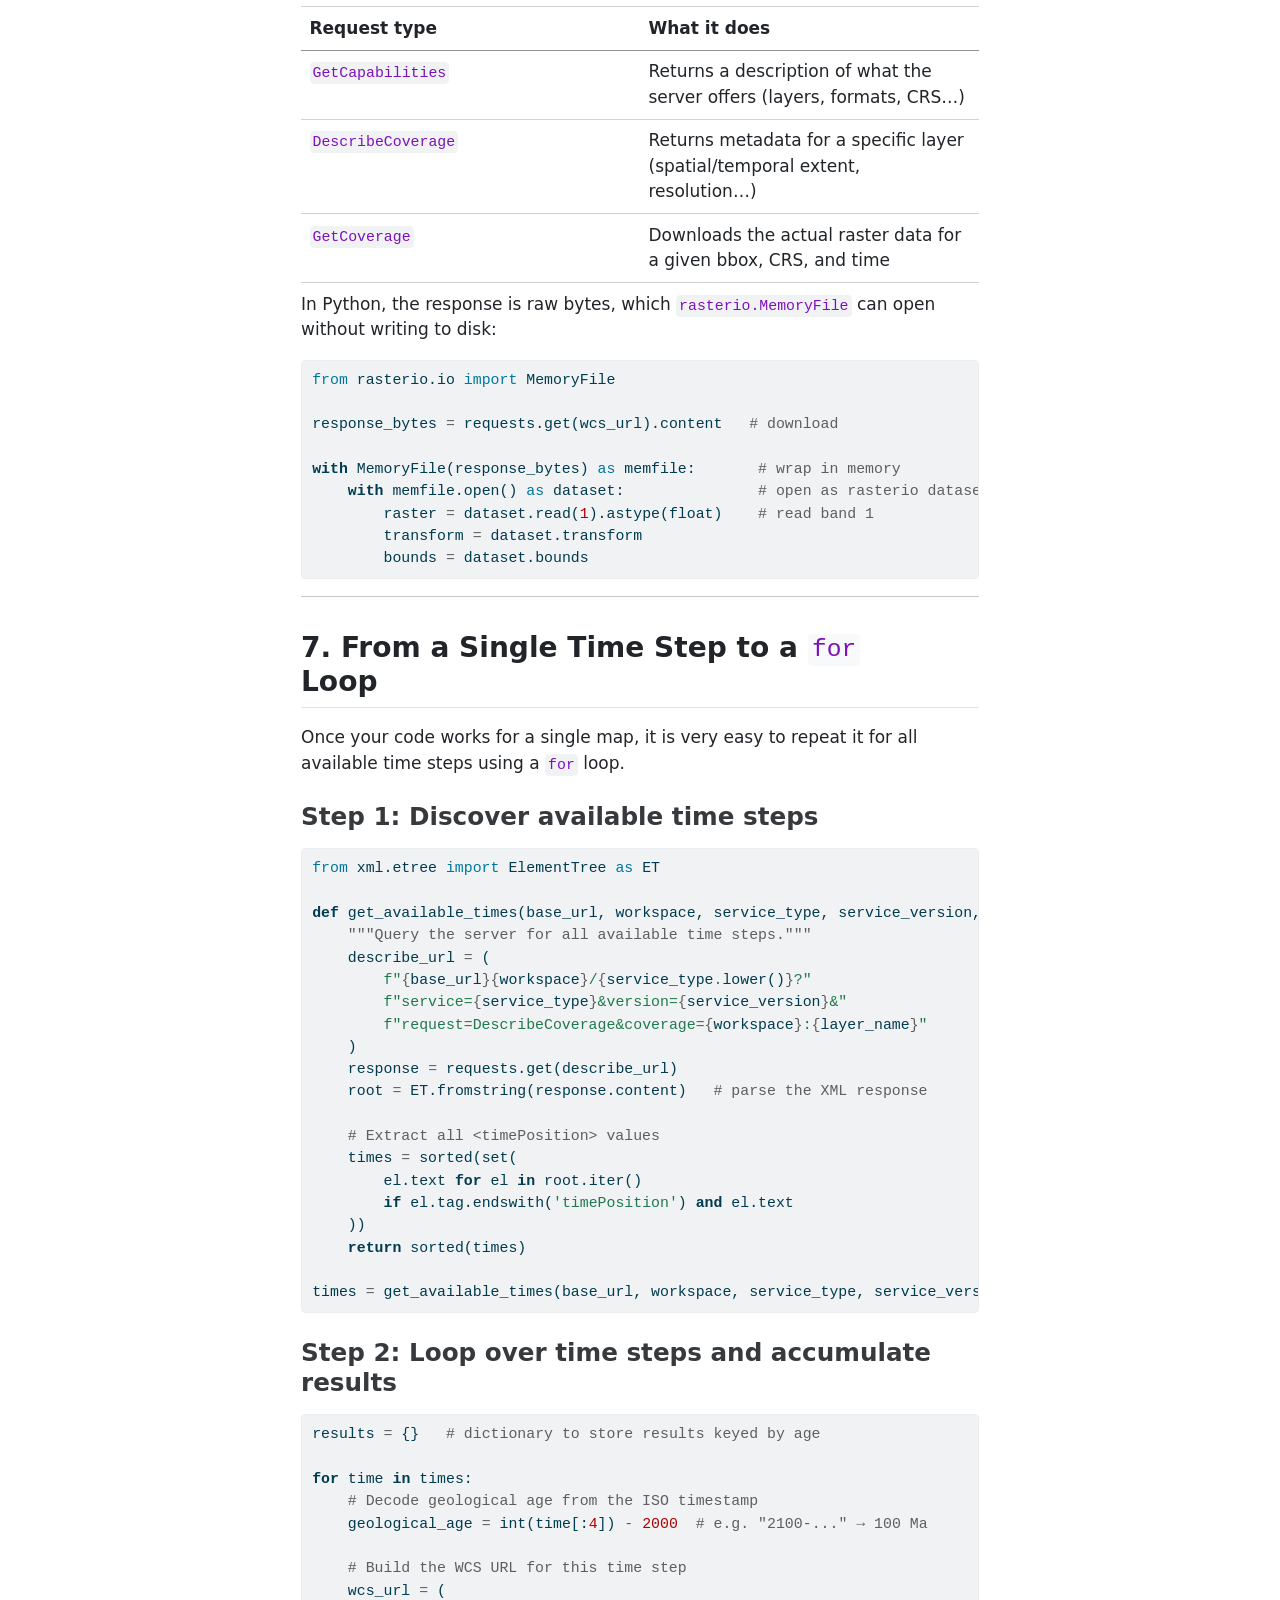
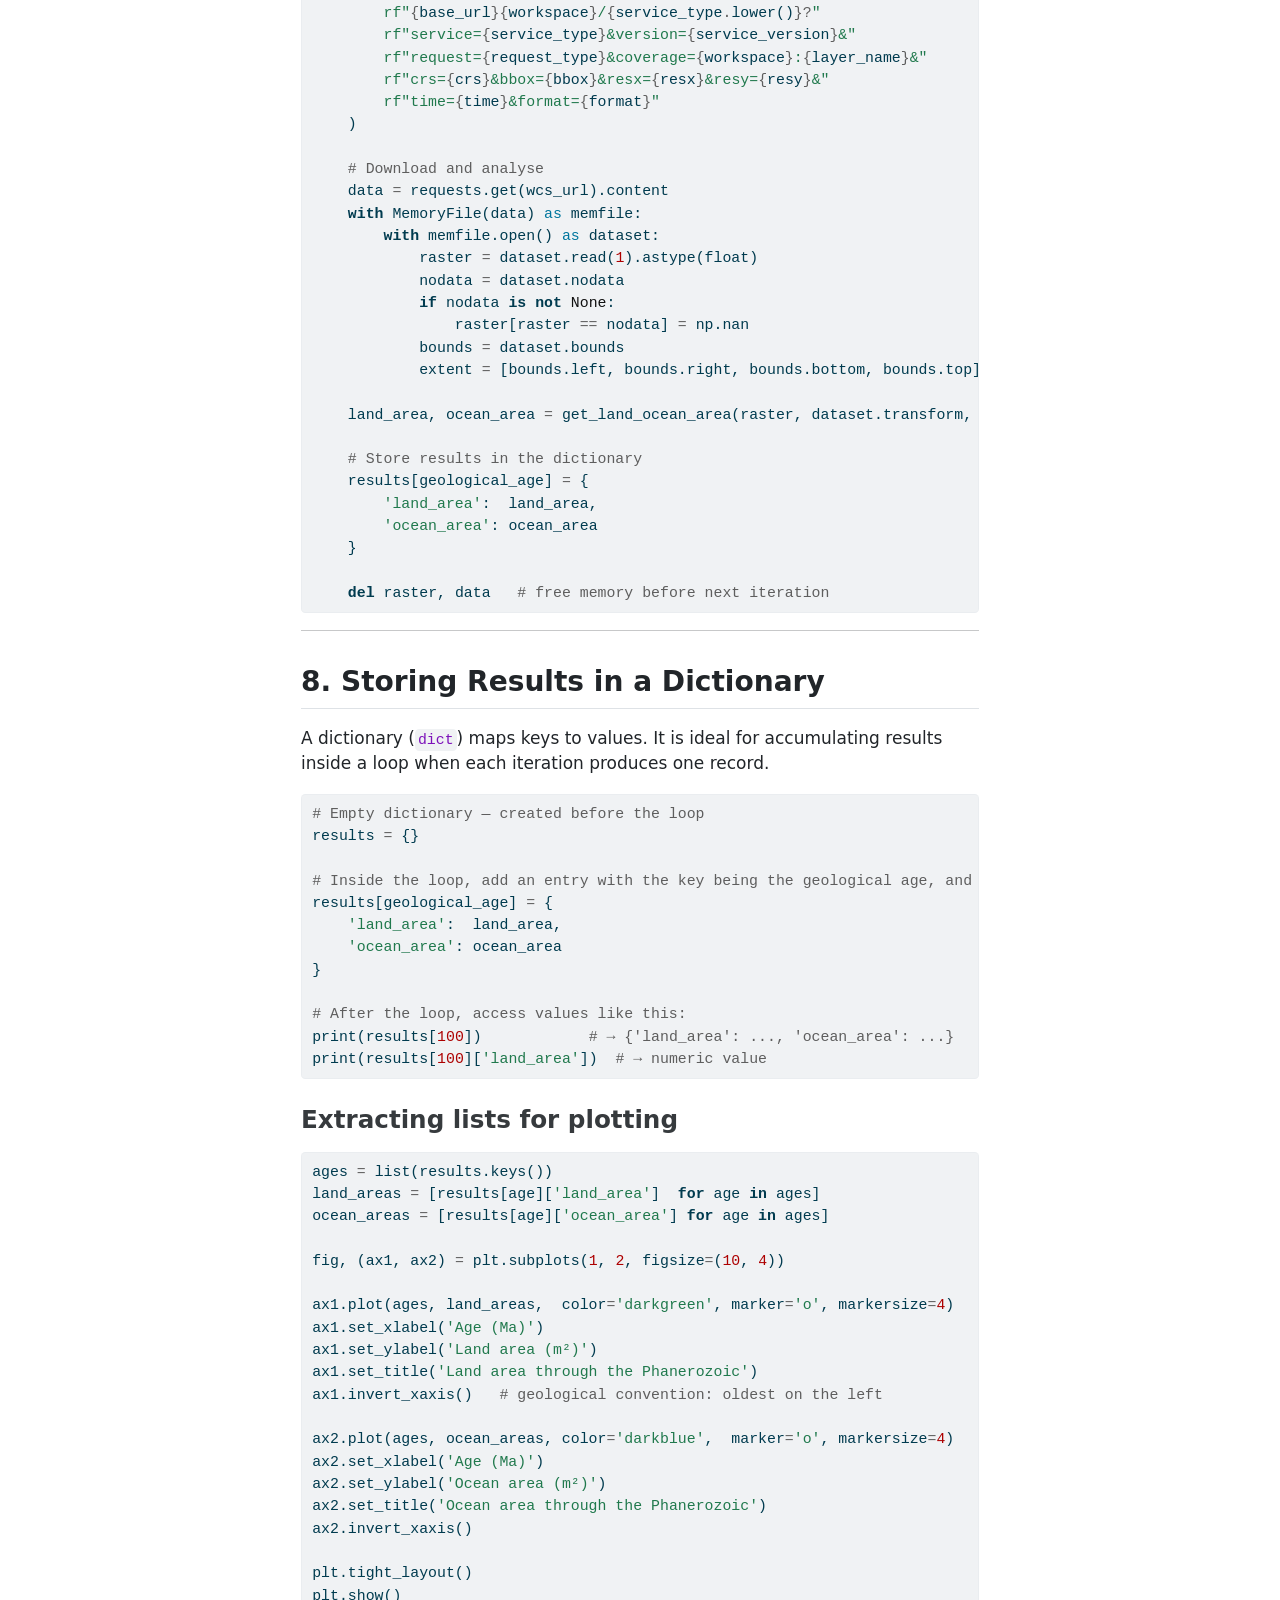
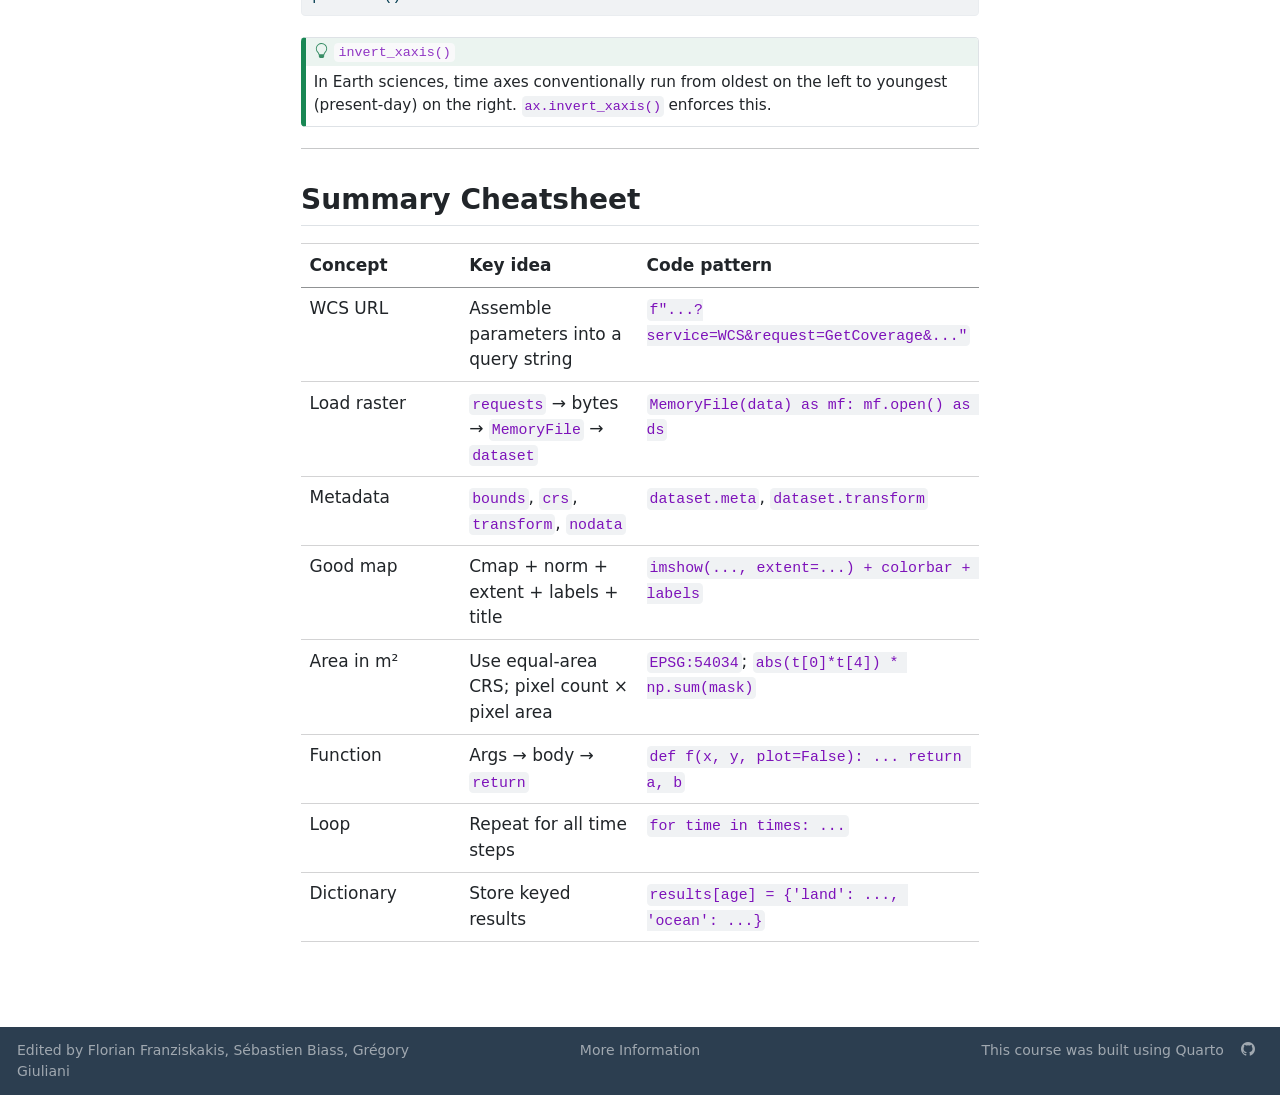
<file: cheat_sheets/cheat_sheet_chapter3_ex1_1.html>
<!DOCTYPE html>
<html xmlns="http://www.w3.org/1999/xhtml" lang="en" xml:lang="en"><head>

<meta charset="utf-8">
<meta name="generator" content="quarto-1.9.38">

<meta name="viewport" content="width=device-width, initial-scale=1.0, user-scalable=yes">


<title>Cheat Sheet – Chapter III, Exercise 1.1 – SPACE GEOLOGY</title>
<style>
/* Default styles provided by pandoc.
** See https://pandoc.org/MANUAL.html#variables-for-html for config info.
*/
code{white-space: pre-wrap;}
span.smallcaps{font-variant: small-caps;}
div.columns{display: flex; gap: min(4vw, 1.5em);}
div.column{flex: auto; overflow-x: auto;}
div.hanging-indent{margin-left: 1.5em; text-indent: -1.5em;}
ul.task-list{list-style: none;}
ul.task-list li input[type="checkbox"] {
  width: 0.8em;
  margin: 0 0.8em 0.2em -1em; /* quarto-specific, see https://github.com/quarto-dev/quarto-cli/issues/4556 */ 
  vertical-align: middle;
}
/* CSS for syntax highlighting */
html { -webkit-text-size-adjust: 100%; }
pre > code.sourceCode { white-space: pre; position: relative; }
pre > code.sourceCode > span { display: inline-block; line-height: 1.25; }
pre > code.sourceCode > span:empty { height: 1.2em; }
.sourceCode { overflow: visible; }
code.sourceCode > span { color: inherit; text-decoration: inherit; }
div.sourceCode { margin: 1em 0; }
pre.sourceCode { margin: 0; }
@media screen {
div.sourceCode { overflow: auto; }
}
@media print {
pre > code.sourceCode { white-space: pre-wrap; }
pre > code.sourceCode > span { text-indent: -5em; padding-left: 5em; }
}
pre.numberSource code
  { counter-reset: source-line 0; }
pre.numberSource code > span
  { position: relative; left: -4em; counter-increment: source-line; }
pre.numberSource code > span > a:first-child::before
  { content: counter(source-line);
    position: relative; left: -1em; text-align: right; vertical-align: baseline;
    border: none; display: inline-block;
    -webkit-touch-callout: none; -webkit-user-select: none;
    -khtml-user-select: none; -moz-user-select: none;
    -ms-user-select: none; user-select: none;
    padding: 0 4px; width: 4em;
  }
pre.numberSource { margin-left: 3em;  padding-left: 4px; }
div.sourceCode
  {   }
@media screen {
pre > code.sourceCode > span > a:first-child::before { text-decoration: underline; }
}
</style>


<script src="../site_libs/quarto-nav/quarto-nav.js"></script>
<script src="../site_libs/quarto-nav/headroom.min.js"></script>
<script src="../site_libs/clipboard/clipboard.min.js"></script>
<script src="../site_libs/quarto-search/autocomplete.umd.js"></script>
<script src="../site_libs/quarto-search/fuse.min.js"></script>
<script src="../site_libs/quarto-search/quarto-search.js"></script>
<meta name="quarto:offset" content="../">
<script src="../site_libs/quarto-html/quarto.js" type="module"></script>
<script src="../site_libs/quarto-html/tabsets/tabsets.js" type="module"></script>
<script src="../site_libs/quarto-html/popper.min.js"></script>
<script src="../site_libs/quarto-html/tippy.umd.min.js"></script>
<script src="../site_libs/quarto-html/anchor.min.js"></script>
<link href="../site_libs/quarto-html/tippy.css" rel="stylesheet">
<link href="../site_libs/quarto-html/quarto-syntax-highlighting-15634bcf2e68342d4ad2dfa704d543f6.css" rel="stylesheet" id="quarto-text-highlighting-styles">
<script src="../site_libs/bootstrap/bootstrap.min.js"></script>
<link href="../site_libs/bootstrap/bootstrap-icons.css" rel="stylesheet">
<link href="../site_libs/bootstrap/bootstrap-c2df445520f3cdb3a82324a8d95dbd81.min.css" rel="stylesheet" append-hash="true" id="quarto-bootstrap" data-mode="light">
<script id="quarto-search-options" type="application/json">{
  "location": "navbar",
  "copy-button": false,
  "collapse-after": 3,
  "panel-placement": "end",
  "type": "overlay",
  "limit": 50,
  "keyboard-shortcut": [
    "f",
    "/",
    "s"
  ],
  "show-item-context": false,
  "language": {
    "search-no-results-text": "No results",
    "search-matching-documents-text": "matching documents",
    "search-copy-link-title": "Copy link to search",
    "search-hide-matches-text": "Hide additional matches",
    "search-more-match-text": "more match in this document",
    "search-more-matches-text": "more matches in this document",
    "search-clear-button-title": "Clear",
    "search-text-placeholder": "",
    "search-detached-cancel-button-title": "Cancel",
    "search-submit-button-title": "Submit",
    "search-label": "Search"
  }
}</script>


</head>

<body class="nav-sidebar floating nav-fixed quarto-light">

<div id="quarto-search-results"></div>
  <header id="quarto-header" class="headroom fixed-top">
    <nav class="navbar navbar-expand-lg " data-bs-theme="dark">
      <div class="navbar-container container-fluid">
      <div class="navbar-brand-container mx-auto">
    <a class="navbar-brand" href="../index.html">
    <span class="navbar-title">SPACE GEOLOGY</span>
    </a>
  </div>
            <div id="quarto-search" class="" title="Search"></div>
          <button class="navbar-toggler" type="button" data-bs-toggle="collapse" data-bs-target="#navbarCollapse" aria-controls="navbarCollapse" role="menu" aria-expanded="false" aria-label="Toggle navigation" onclick="if (window.quartoToggleHeadroom) { window.quartoToggleHeadroom(); }">
  <span class="navbar-toggler-icon"></span>
</button>
          <div class="collapse navbar-collapse" id="navbarCollapse">
            <ul class="navbar-nav navbar-nav-scroll me-auto">
  <li class="nav-item">
    <a class="nav-link" href="../index.html"> 
<span class="menu-text">Home</span></a>
  </li>  
  <li class="nav-item">
    <a class="nav-link" href="../course/chapter1_intro.html"> 
<span class="menu-text">Course</span></a>
  </li>  
  <li class="nav-item">
    <a class="nav-link" href="../report/report.html"> 
<span class="menu-text">Report Template</span></a>
  </li>  
  <li class="nav-item">
    <a class="nav-link active" href="../cheat_sheets/cheat_sheet_chapter3_ex1_1.html" aria-current="page"> 
<span class="menu-text">Cheat Sheets</span></a>
  </li>  
</ul>
          </div> <!-- /navcollapse -->
            <div class="quarto-navbar-tools">
</div>
      </div> <!-- /container-fluid -->
    </nav>
  <nav class="quarto-secondary-nav">
    <div class="container-fluid d-flex">
      <button type="button" class="quarto-btn-toggle btn" data-bs-toggle="collapse" role="button" data-bs-target=".quarto-sidebar-collapse-item" aria-controls="quarto-sidebar" aria-expanded="false" aria-label="Toggle sidebar navigation" onclick="if (window.quartoToggleHeadroom) { window.quartoToggleHeadroom(); }">
        <i class="bi bi-layout-text-sidebar-reverse"></i>
      </button>
        <nav class="quarto-page-breadcrumbs" aria-label="breadcrumb"><ol class="breadcrumb"><li class="breadcrumb-item"><a href="../cheat_sheets/cheat_sheet_chapter3_ex1_1.html">Cheat Sheet – Chapter III, Exercise 1.1</a></li></ol></nav>
        <a class="flex-grow-1" role="navigation" data-bs-toggle="collapse" data-bs-target=".quarto-sidebar-collapse-item" aria-controls="quarto-sidebar" aria-expanded="false" aria-label="Toggle sidebar navigation" onclick="if (window.quartoToggleHeadroom) { window.quartoToggleHeadroom(); }">      
        </a>
    </div>
  </nav>
</header>
<!-- content -->
<div id="quarto-content" class="quarto-container page-columns page-rows-contents page-layout-article page-navbar">
<!-- sidebar -->
  <nav id="quarto-sidebar" class="sidebar collapse collapse-horizontal quarto-sidebar-collapse-item sidebar-navigation floating overflow-auto">
    <div class="sidebar-menu-container"> 
    <ul class="list-unstyled mt-1">
        <li class="sidebar-item">
  <div class="sidebar-item-container"> 
  <a href="../cheat_sheets/cheat_sheet_chapter3_ex1_1.html" class="sidebar-item-text sidebar-link active">
 <span class="menu-text">Cheat Sheet – Chapter III, Exercise 1.1</span></a>
  </div>
</li>
        <li class="sidebar-item">
  <div class="sidebar-item-container"> 
  <a href="../cheat_sheets/cheat_sheet_chapter4_ex1_2.html" class="sidebar-item-text sidebar-link">
 <span class="menu-text">Cheat Sheet – Chapter IV, Exercise 1.2</span></a>
  </div>
</li>
        <li class="sidebar-item">
  <div class="sidebar-item-container"> 
  <a href="../cheat_sheets/cheat_sheet_chapter5_ex1_3.html" class="sidebar-item-text sidebar-link">
 <span class="menu-text">Cheat Sheet – Chapter V, Exercise 1.3</span></a>
  </div>
</li>
    </ul>
    </div>
</nav>
<div id="quarto-sidebar-glass" class="quarto-sidebar-collapse-item" data-bs-toggle="collapse" data-bs-target=".quarto-sidebar-collapse-item"></div>
<!-- margin-sidebar -->
    <div id="quarto-margin-sidebar" class="sidebar margin-sidebar">
        <nav id="TOC" role="doc-toc" class="toc-active" data-toc-expanded="99">
    <h2 id="toc-title">On this page:</h2>
   
  <ul>
  <li><a href="#what-is-a-web-coverage-service-wcs" id="toc-what-is-a-web-coverage-service-wcs" class="nav-link active" data-scroll-target="#what-is-a-web-coverage-service-wcs">1. What is a Web Coverage Service (WCS)?</a>
  <ul class="collapse">
  <li><a href="#anatomy-of-a-wcs-url" id="toc-anatomy-of-a-wcs-url" class="nav-link" data-scroll-target="#anatomy-of-a-wcs-url">Anatomy of a WCS URL</a></li>
  <li><a href="#constructing-the-url-in-python" id="toc-constructing-the-url-in-python" class="nav-link" data-scroll-target="#constructing-the-url-in-python">Constructing the URL in Python</a></li>
  </ul></li>
  <li><a href="#loading-a-wcs-layer-and-its-metadata" id="toc-loading-a-wcs-layer-and-its-metadata" class="nav-link" data-scroll-target="#loading-a-wcs-layer-and-its-metadata">2. Loading a WCS Layer and Its Metadata</a>
  <ul class="collapse">
  <li><a href="#key-metadata-attributes" id="toc-key-metadata-attributes" class="nav-link" data-scroll-target="#key-metadata-attributes">Key metadata attributes</a></li>
  <li><a href="#the-transform-attribute-in-detail" id="toc-the-transform-attribute-in-detail" class="nav-link" data-scroll-target="#the-transform-attribute-in-detail">The <code>transform</code> attribute in detail</a></li>
  </ul></li>
  <li><a href="#what-makes-a-good-map" id="toc-what-makes-a-good-map" class="nav-link" data-scroll-target="#what-makes-a-good-map">3. What Makes a Good Map?</a>
  <ul class="collapse">
  <li><a href="#minimal-example-of-a-well-formed-map" id="toc-minimal-example-of-a-well-formed-map" class="nav-link" data-scroll-target="#minimal-example-of-a-well-formed-map">Minimal example of a well-formed map</a></li>
  </ul></li>
  <li><a href="#coordinate-reference-systems-and-area-calculations" id="toc-coordinate-reference-systems-and-area-calculations" class="nav-link" data-scroll-target="#coordinate-reference-systems-and-area-calculations">4. Coordinate Reference Systems and Area Calculations</a>
  <ul class="collapse">
  <li><a href="#solution-use-an-equal-area-projection" id="toc-solution-use-an-equal-area-projection" class="nav-link" data-scroll-target="#solution-use-an-equal-area-projection">Solution: use an equal-area projection</a></li>
  </ul></li>
  <li><a href="#writing-a-function-in-python" id="toc-writing-a-function-in-python" class="nav-link" data-scroll-target="#writing-a-function-in-python">5. Writing a Function in Python</a>
  <ul class="collapse">
  <li><a href="#calling-the-function" id="toc-calling-the-function" class="nav-link" data-scroll-target="#calling-the-function">Calling the function</a></li>
  </ul></li>
  <li><a href="#getcoverage-how-it-works" id="toc-getcoverage-how-it-works" class="nav-link" data-scroll-target="#getcoverage-how-it-works">6. <code>GetCoverage</code>: How it Works</a></li>
  <li><a href="#from-a-single-time-step-to-a-for-loop" id="toc-from-a-single-time-step-to-a-for-loop" class="nav-link" data-scroll-target="#from-a-single-time-step-to-a-for-loop">7. From a Single Time Step to a <code>for</code> Loop</a>
  <ul class="collapse">
  <li><a href="#step-1-discover-available-time-steps" id="toc-step-1-discover-available-time-steps" class="nav-link" data-scroll-target="#step-1-discover-available-time-steps">Step 1: Discover available time steps</a></li>
  <li><a href="#step-2-loop-over-time-steps-and-accumulate-results" id="toc-step-2-loop-over-time-steps-and-accumulate-results" class="nav-link" data-scroll-target="#step-2-loop-over-time-steps-and-accumulate-results">Step 2: Loop over time steps and accumulate results</a></li>
  </ul></li>
  <li><a href="#storing-results-in-a-dictionary" id="toc-storing-results-in-a-dictionary" class="nav-link" data-scroll-target="#storing-results-in-a-dictionary">8. Storing Results in a Dictionary</a>
  <ul class="collapse">
  <li><a href="#extracting-lists-for-plotting" id="toc-extracting-lists-for-plotting" class="nav-link" data-scroll-target="#extracting-lists-for-plotting">Extracting lists for plotting</a></li>
  </ul></li>
  <li><a href="#summary-cheatsheet" id="toc-summary-cheatsheet" class="nav-link" data-scroll-target="#summary-cheatsheet">Summary Cheatsheet</a></li>
  </ul>
</nav>
    </div>
<!-- main -->
<main class="content" id="quarto-document-content">

<header id="title-block-header" class="quarto-title-block default">
<div class="quarto-title">
<h1 class="title">Cheat Sheet – Chapter III, Exercise 1.1</h1>
</div>



<div class="quarto-title-meta">

    
  
    
  </div>
  


</header>


<blockquote class="blockquote">
<p>This document summarises the key concepts and coding patterns from Exercise 1.1. Code snippets are shown for illustration only, so they are <strong>not executed</strong>.</p>
</blockquote>
<hr>
<section id="what-is-a-web-coverage-service-wcs" class="level2">
<h2 class="anchored" data-anchor-id="what-is-a-web-coverage-service-wcs">1. What is a Web Coverage Service (WCS)?</h2>
<p>A <strong>Web Coverage Service (WCS)</strong> is an open standard from the Open Geospatial Consortium (OGC) that allows you to access raw raster data (such as elevation models or paleogeographic maps) directly over the web, without downloading files manually.</p>
<p>Unlike a Web Map Service (WMS), which returns an image, a WCS returns the actual numeric values of the raster, so you can do real computations on the data.</p>
<section id="anatomy-of-a-wcs-url" class="level3">
<h3 class="anchored" data-anchor-id="anatomy-of-a-wcs-url">Anatomy of a WCS URL</h3>
<p>A WCS request is built from a set of key-value parameters joined into a URL. Every parameter has a specific role:</p>
<table class="caption-top table">
<colgroup>
<col style="width: 42%">
<col style="width: 23%">
<col style="width: 34%">
</colgroup>
<thead>
<tr class="header">
<th>Parameter</th>
<th>Role</th>
<th>Example</th>
</tr>
</thead>
<tbody>
<tr class="odd">
<td><code>base_url</code></td>
<td>Root address of the server</td>
<td><code>https://geoserver.panalesis.org/geoserver/</code></td>
</tr>
<tr class="even">
<td><code>workspace</code></td>
<td>Data store on the server</td>
<td><code>panalesis_atlas</code></td>
</tr>
<tr class="odd">
<td><code>service</code></td>
<td>Which OGC service to use</td>
<td><code>WCS</code></td>
</tr>
<tr class="even">
<td><code>version</code></td>
<td>Protocol version</td>
<td><code>1.0.0</code></td>
</tr>
<tr class="odd">
<td><code>request</code></td>
<td>Type of request</td>
<td><code>GetCoverage</code></td>
</tr>
<tr class="even">
<td><code>coverage</code></td>
<td>Layer identifier</td>
<td><code>workspace:layer_name</code></td>
</tr>
<tr class="odd">
<td><code>crs</code></td>
<td>Coordinate Reference System</td>
<td><code>EPSG:4326</code> or <code>EPSG:54034</code></td>
</tr>
<tr class="even">
<td><code>bbox</code></td>
<td>Spatial extent (minX, minY, maxX, maxY)</td>
<td><code>-180,-90,180,90</code></td>
</tr>
<tr class="odd">
<td><code>resx</code> / <code>resy</code></td>
<td>Pixel size in CRS units</td>
<td><code>0.1</code> (degrees) or <code>10000</code> (metres)</td>
</tr>
<tr class="even">
<td><code>time</code></td>
<td>Time step (ISO 8601)</td>
<td><code>2100-01-01T00:00:00.000Z</code></td>
</tr>
<tr class="odd">
<td><code>format</code></td>
<td>Output format</td>
<td><code>GEOTIFF</code></td>
</tr>
</tbody>
</table>
</section>
<section id="constructing-the-url-in-python" class="level3">
<h3 class="anchored" data-anchor-id="constructing-the-url-in-python">Constructing the URL in Python</h3>
<div id="b7571204" class="cell" data-execution_count="1">
<div class="code-copy-outer-scaffold"><div class="sourceCode cell-code" id="cb1"><pre class="sourceCode python code-with-copy"><code class="sourceCode python"><span id="cb1-1"><a href="#cb1-1" aria-hidden="true" tabindex="-1"></a>base_url      <span class="op">=</span> <span class="st">"https://geoserver.panalesis.org/geoserver/"</span></span>
<span id="cb1-2"><a href="#cb1-2" aria-hidden="true" tabindex="-1"></a>workspace     <span class="op">=</span> <span class="st">"panalesis_atlas"</span></span>
<span id="cb1-3"><a href="#cb1-3" aria-hidden="true" tabindex="-1"></a>service_type  <span class="op">=</span> <span class="st">"WCS"</span></span>
<span id="cb1-4"><a href="#cb1-4" aria-hidden="true" tabindex="-1"></a>service_version <span class="op">=</span> <span class="st">"1.0.0"</span></span>
<span id="cb1-5"><a href="#cb1-5" aria-hidden="true" tabindex="-1"></a>request_type  <span class="op">=</span> <span class="st">"GetCoverage"</span></span>
<span id="cb1-6"><a href="#cb1-6" aria-hidden="true" tabindex="-1"></a>layer_name    <span class="op">=</span> <span class="st">"palaeogeography"</span></span>
<span id="cb1-7"><a href="#cb1-7" aria-hidden="true" tabindex="-1"></a>crs           <span class="op">=</span> <span class="st">"EPSG:4326"</span></span>
<span id="cb1-8"><a href="#cb1-8" aria-hidden="true" tabindex="-1"></a>bbox          <span class="op">=</span> <span class="st">"-180,-90,180,90"</span></span>
<span id="cb1-9"><a href="#cb1-9" aria-hidden="true" tabindex="-1"></a>resx          <span class="op">=</span> <span class="st">"0.1"</span></span>
<span id="cb1-10"><a href="#cb1-10" aria-hidden="true" tabindex="-1"></a>resy          <span class="op">=</span> <span class="st">"0.1"</span></span>
<span id="cb1-11"><a href="#cb1-11" aria-hidden="true" tabindex="-1"></a>time          <span class="op">=</span> <span class="st">"2100-01-01T00:00:00.000Z"</span>   <span class="co"># encodes 100 Ma</span></span>
<span id="cb1-12"><a href="#cb1-12" aria-hidden="true" tabindex="-1"></a><span class="bu">format</span>        <span class="op">=</span> <span class="st">"GEOTIFF"</span></span>
<span id="cb1-13"><a href="#cb1-13" aria-hidden="true" tabindex="-1"></a></span>
<span id="cb1-14"><a href="#cb1-14" aria-hidden="true" tabindex="-1"></a>wcs_url <span class="op">=</span> (</span>
<span id="cb1-15"><a href="#cb1-15" aria-hidden="true" tabindex="-1"></a>    <span class="vs">rf"</span><span class="sc">{</span>base_url<span class="sc">}{</span>workspace<span class="sc">}</span><span class="vs">/</span><span class="sc">{</span>service_type<span class="sc">.</span>lower()<span class="sc">}</span><span class="op">?</span><span class="vs">"</span></span>
<span id="cb1-16"><a href="#cb1-16" aria-hidden="true" tabindex="-1"></a>    <span class="vs">rf"service=</span><span class="sc">{</span>service_type<span class="sc">}</span><span class="vs">&amp;"</span></span>
<span id="cb1-17"><a href="#cb1-17" aria-hidden="true" tabindex="-1"></a>    <span class="vs">rf"version=</span><span class="sc">{</span>service_version<span class="sc">}</span><span class="vs">&amp;"</span></span>
<span id="cb1-18"><a href="#cb1-18" aria-hidden="true" tabindex="-1"></a>    <span class="vs">rf"request=</span><span class="sc">{</span>request_type<span class="sc">}</span><span class="vs">&amp;"</span></span>
<span id="cb1-19"><a href="#cb1-19" aria-hidden="true" tabindex="-1"></a>    <span class="vs">rf"coverage=</span><span class="sc">{</span>workspace<span class="sc">}</span><span class="vs">:</span><span class="sc">{</span>layer_name<span class="sc">}</span><span class="vs">&amp;"</span></span>
<span id="cb1-20"><a href="#cb1-20" aria-hidden="true" tabindex="-1"></a>    <span class="vs">rf"crs=</span><span class="sc">{</span>crs<span class="sc">}</span><span class="vs">&amp;"</span></span>
<span id="cb1-21"><a href="#cb1-21" aria-hidden="true" tabindex="-1"></a>    <span class="vs">rf"bbox=</span><span class="sc">{</span>bbox<span class="sc">}</span><span class="vs">&amp;"</span></span>
<span id="cb1-22"><a href="#cb1-22" aria-hidden="true" tabindex="-1"></a>    <span class="vs">rf"resx=</span><span class="sc">{</span>resx<span class="sc">}</span><span class="vs">&amp;"</span></span>
<span id="cb1-23"><a href="#cb1-23" aria-hidden="true" tabindex="-1"></a>    <span class="vs">rf"resy=</span><span class="sc">{</span>resy<span class="sc">}</span><span class="vs">&amp;"</span></span>
<span id="cb1-24"><a href="#cb1-24" aria-hidden="true" tabindex="-1"></a>    <span class="vs">rf"time=</span><span class="sc">{</span>time<span class="sc">}</span><span class="vs">&amp;"</span></span>
<span id="cb1-25"><a href="#cb1-25" aria-hidden="true" tabindex="-1"></a>    <span class="vs">rf"format=</span><span class="sc">{</span><span class="bu">format</span><span class="sc">}</span><span class="vs">"</span></span>
<span id="cb1-26"><a href="#cb1-26" aria-hidden="true" tabindex="-1"></a>)</span></code></pre></div><button title="Copy to Clipboard" class="code-copy-button"><i class="bi"></i></button></div>
</div>
<div class="callout callout-style-default callout-tip callout-titled">
<div class="callout-header d-flex align-content-center">
<div class="callout-icon-container">
<i class="callout-icon"></i>
</div>
<div class="callout-title-container flex-fill">
<span class="screen-reader-only">Tip</span>Time encoding trick
</div>
</div>
<div class="callout-body-container callout-body">
<p>Geospatial data servers (like GeoServer) follows ISO 8601. Geological ages in Ma are encoded by adding the age to the year 2000. For example, <strong>100 Ma → year 2100</strong> → <code>2100-01-01T00:00:00.000Z</code>. Present-day (0 Ma) → <code>2000-01-01T00:00:00.000Z</code>.</p>
</div>
</div>
<hr>
</section>
</section>
<section id="loading-a-wcs-layer-and-its-metadata" class="level2">
<h2 class="anchored" data-anchor-id="loading-a-wcs-layer-and-its-metadata">2. Loading a WCS Layer and Its Metadata</h2>
<p>When you load a layer from a WCS, you receive not only pixel values you also get a rich set of metadata describing the spatial properties of the raster.</p>
<div id="4d0c9202" class="cell" data-execution_count="2">
<div class="code-copy-outer-scaffold"><div class="sourceCode cell-code" id="cb2"><pre class="sourceCode python code-with-copy"><code class="sourceCode python"><span id="cb2-1"><a href="#cb2-1" aria-hidden="true" tabindex="-1"></a><span class="im">import</span> requests</span>
<span id="cb2-2"><a href="#cb2-2" aria-hidden="true" tabindex="-1"></a><span class="im">import</span> numpy <span class="im">as</span> np</span>
<span id="cb2-3"><a href="#cb2-3" aria-hidden="true" tabindex="-1"></a><span class="im">from</span> rasterio.io <span class="im">import</span> MemoryFile</span>
<span id="cb2-4"><a href="#cb2-4" aria-hidden="true" tabindex="-1"></a></span>
<span id="cb2-5"><a href="#cb2-5" aria-hidden="true" tabindex="-1"></a>data <span class="op">=</span> requests.get(wcs_url).content  <span class="co"># raw bytes from the server</span></span>
<span id="cb2-6"><a href="#cb2-6" aria-hidden="true" tabindex="-1"></a></span>
<span id="cb2-7"><a href="#cb2-7" aria-hidden="true" tabindex="-1"></a><span class="cf">with</span> MemoryFile(data) <span class="im">as</span> memfile:</span>
<span id="cb2-8"><a href="#cb2-8" aria-hidden="true" tabindex="-1"></a>    <span class="cf">with</span> memfile.<span class="bu">open</span>() <span class="im">as</span> dataset:</span>
<span id="cb2-9"><a href="#cb2-9" aria-hidden="true" tabindex="-1"></a></span>
<span id="cb2-10"><a href="#cb2-10" aria-hidden="true" tabindex="-1"></a>        <span class="co"># --- Read the pixel values ---</span></span>
<span id="cb2-11"><a href="#cb2-11" aria-hidden="true" tabindex="-1"></a>        raster <span class="op">=</span> dataset.read(<span class="dv">1</span>).astype(<span class="bu">float</span>)</span>
<span id="cb2-12"><a href="#cb2-12" aria-hidden="true" tabindex="-1"></a></span>
<span id="cb2-13"><a href="#cb2-13" aria-hidden="true" tabindex="-1"></a>        <span class="co"># --- Read the metadata ---</span></span>
<span id="cb2-14"><a href="#cb2-14" aria-hidden="true" tabindex="-1"></a>        <span class="bu">print</span>(dataset.meta)       <span class="co"># driver, dtype, nodata, width, height, CRS, transform</span></span>
<span id="cb2-15"><a href="#cb2-15" aria-hidden="true" tabindex="-1"></a>        <span class="bu">print</span>(dataset.bounds)     <span class="co"># spatial extent: left, bottom, right, top</span></span>
<span id="cb2-16"><a href="#cb2-16" aria-hidden="true" tabindex="-1"></a>        <span class="bu">print</span>(dataset.crs)        <span class="co"># coordinate reference system</span></span>
<span id="cb2-17"><a href="#cb2-17" aria-hidden="true" tabindex="-1"></a>        <span class="bu">print</span>(dataset.transform)  <span class="co"># affine transformation matrix</span></span></code></pre></div><button title="Copy to Clipboard" class="code-copy-button"><i class="bi"></i></button></div>
</div>
<section id="key-metadata-attributes" class="level3">
<h3 class="anchored" data-anchor-id="key-metadata-attributes">Key metadata attributes</h3>
<table class="caption-top table">
<colgroup>
<col style="width: 36%">
<col style="width: 63%">
</colgroup>
<thead>
<tr class="header">
<th>Attribute</th>
<th>What it tells you</th>
</tr>
</thead>
<tbody>
<tr class="odd">
<td><code>meta</code></td>
<td>Full summary: format, data type, no-data value, pixel dimensions, CRS, transform</td>
</tr>
<tr class="even">
<td><code>bounds</code></td>
<td>Spatial extent of the raster (in CRS units: degrees or metres)</td>
</tr>
<tr class="odd">
<td><code>crs</code></td>
<td>The coordinate reference system (e.g.&nbsp;EPSG:4326)</td>
</tr>
<tr class="even">
<td><code>transform</code></td>
<td><strong>Affine matrix</strong> mapping pixel indices (row, col) → real-world coordinates</td>
</tr>
<tr class="odd">
<td><code>nodata</code></td>
<td>Sentinel value for missing data — must be replaced with <code>np.nan</code> before analysis</td>
</tr>
</tbody>
</table>
</section>
<section id="the-transform-attribute-in-detail" class="level3">
<h3 class="anchored" data-anchor-id="the-transform-attribute-in-detail">The <code>transform</code> attribute in detail</h3>
<p>The affine transform is a 3×3 matrix that converts pixel positions to geographic coordinates. It encodes:</p>
<ul>
<li>The pixel size (resolution) in x and y</li>
<li>The origin of the raster (top-left corner coordinates)</li>
<li>Any rotation (usually zero for north-up rasters)</li>
</ul>
<div id="b5d77965" class="cell" data-execution_count="3">
<div class="code-copy-outer-scaffold"><div class="sourceCode cell-code" id="cb3"><pre class="sourceCode python code-with-copy"><code class="sourceCode python"><span id="cb3-1"><a href="#cb3-1" aria-hidden="true" tabindex="-1"></a><span class="co"># Example transform output:</span></span>
<span id="cb3-2"><a href="#cb3-2" aria-hidden="true" tabindex="-1"></a><span class="co"># | pixel_width   0          x_origin |</span></span>
<span id="cb3-3"><a href="#cb3-3" aria-hidden="true" tabindex="-1"></a><span class="co"># | 0            -pixel_height y_origin |</span></span>
<span id="cb3-4"><a href="#cb3-4" aria-hidden="true" tabindex="-1"></a><span class="co"># | 0             0           1        |</span></span>
<span id="cb3-5"><a href="#cb3-5" aria-hidden="true" tabindex="-1"></a></span>
<span id="cb3-6"><a href="#cb3-6" aria-hidden="true" tabindex="-1"></a><span class="co"># Accessing pixel size:</span></span>
<span id="cb3-7"><a href="#cb3-7" aria-hidden="true" tabindex="-1"></a>pixel_width  <span class="op">=</span> dataset.transform[<span class="dv">0</span>]   <span class="co"># e.g.  0.1 degrees (or 10000 m)</span></span>
<span id="cb3-8"><a href="#cb3-8" aria-hidden="true" tabindex="-1"></a>pixel_height <span class="op">=</span> <span class="bu">abs</span>(dataset.transform[<span class="dv">4</span>])  <span class="co"># e.g. 0.1 degrees (note: negative in rasters)</span></span></code></pre></div><button title="Copy to Clipboard" class="code-copy-button"><i class="bi"></i></button></div>
</div>
<div class="callout callout-style-default callout-important callout-titled">
<div class="callout-header d-flex align-content-center">
<div class="callout-icon-container">
<i class="callout-icon"></i>
</div>
<div class="callout-title-container flex-fill">
<span class="screen-reader-only">Important</span>Why does this matter?
</div>
</div>
<div class="callout-body-container callout-body">
<p>Pixel area = <code>pixel_width x pixel_height</code>. You need the transform to convert a pixel count into a real-world area.</p>
</div>
</div>
<hr>
</section>
</section>
<section id="what-makes-a-good-map" class="level2">
<h2 class="anchored" data-anchor-id="what-makes-a-good-map">3. What Makes a Good Map?</h2>
<p>A raw <code>imshow()</code> call is not a map. A proper map requires four elements:</p>
<table class="caption-top table">
<colgroup>
<col style="width: 22%">
<col style="width: 40%">
<col style="width: 37%">
</colgroup>
<thead>
<tr class="header">
<th>Element</th>
<th>Why it matters</th>
<th>How to add it</th>
</tr>
</thead>
<tbody>
<tr class="odd">
<td>Coherent symbology</td>
<td>Colours should be perceptually meaningful (e.g.&nbsp;blue = ocean, green/brown = land)</td>
<td>Custom <code>LinearSegmentedColormap</code> + <code>Normalize</code></td>
</tr>
<tr class="even">
<td>Axis labels with units</td>
<td>Readers must know what the axes represent</td>
<td><code>ax.set_xlabel()</code> / <code>ax.set_ylabel()</code></td>
</tr>
<tr class="odd">
<td>Legend / colour bar</td>
<td>Links colours to values</td>
<td><code>plt.colorbar(img, ax=ax)</code> + <code>cbar.set_label()</code></td>
</tr>
<tr class="even">
<td>Contextual information</td>
<td>Title, date, data source — the audience needs to know <em>what</em> they are looking at</td>
<td><code>ax.set_title()</code></td>
</tr>
</tbody>
</table>
<section id="minimal-example-of-a-well-formed-map" class="level3">
<h3 class="anchored" data-anchor-id="minimal-example-of-a-well-formed-map">Minimal example of a well-formed map</h3>
<div id="a6799cc0" class="cell" data-execution_count="4">
<div class="code-copy-outer-scaffold"><div class="sourceCode cell-code" id="cb4"><pre class="sourceCode python code-with-copy"><code class="sourceCode python"><span id="cb4-1"><a href="#cb4-1" aria-hidden="true" tabindex="-1"></a><span class="im">import</span> matplotlib.pyplot <span class="im">as</span> plt</span>
<span id="cb4-2"><a href="#cb4-2" aria-hidden="true" tabindex="-1"></a><span class="im">import</span> matplotlib.colors <span class="im">as</span> mcolors</span>
<span id="cb4-3"><a href="#cb4-3" aria-hidden="true" tabindex="-1"></a></span>
<span id="cb4-4"><a href="#cb4-4" aria-hidden="true" tabindex="-1"></a><span class="co"># 1. Define a meaningful colour ramp</span></span>
<span id="cb4-5"><a href="#cb4-5" aria-hidden="true" tabindex="-1"></a>colormap_entries <span class="op">=</span> [</span>
<span id="cb4-6"><a href="#cb4-6" aria-hidden="true" tabindex="-1"></a>    (<span class="op">-</span><span class="dv">9000</span>, <span class="st">"#001e64"</span>),</span>
<span id="cb4-7"><a href="#cb4-7" aria-hidden="true" tabindex="-1"></a>    (<span class="op">-</span><span class="dv">4000</span>, <span class="st">"#136ca0"</span>),</span>
<span id="cb4-8"><a href="#cb4-8" aria-hidden="true" tabindex="-1"></a>    (    <span class="dv">0</span>, <span class="st">"#006147"</span>),</span>
<span id="cb4-9"><a href="#cb4-9" aria-hidden="true" tabindex="-1"></a>    (  <span class="dv">200</span>, <span class="st">"#107b30"</span>),</span>
<span id="cb4-10"><a href="#cb4-10" aria-hidden="true" tabindex="-1"></a>    ( <span class="dv">1000</span>, <span class="st">"#e8d67d"</span>),</span>
<span id="cb4-11"><a href="#cb4-11" aria-hidden="true" tabindex="-1"></a>    ( <span class="dv">3000</span>, <span class="st">"#821e1e"</span>),</span>
<span id="cb4-12"><a href="#cb4-12" aria-hidden="true" tabindex="-1"></a>    ( <span class="dv">9000</span>, <span class="st">"#ffffff"</span>),</span>
<span id="cb4-13"><a href="#cb4-13" aria-hidden="true" tabindex="-1"></a>]</span>
<span id="cb4-14"><a href="#cb4-14" aria-hidden="true" tabindex="-1"></a>elevations <span class="op">=</span> [e[<span class="dv">0</span>] <span class="cf">for</span> e <span class="kw">in</span> colormap_entries]</span>
<span id="cb4-15"><a href="#cb4-15" aria-hidden="true" tabindex="-1"></a>colors     <span class="op">=</span> [e[<span class="dv">1</span>] <span class="cf">for</span> e <span class="kw">in</span> colormap_entries]</span>
<span id="cb4-16"><a href="#cb4-16" aria-hidden="true" tabindex="-1"></a>vmin, vmax <span class="op">=</span> elevations[<span class="dv">0</span>], elevations[<span class="op">-</span><span class="dv">1</span>]</span>
<span id="cb4-17"><a href="#cb4-17" aria-hidden="true" tabindex="-1"></a>norm_vals  <span class="op">=</span> [(e <span class="op">-</span> vmin) <span class="op">/</span> (vmax <span class="op">-</span> vmin) <span class="cf">for</span> e <span class="kw">in</span> elevations]</span>
<span id="cb4-18"><a href="#cb4-18" aria-hidden="true" tabindex="-1"></a>cmap <span class="op">=</span> mcolors.LinearSegmentedColormap.from_list(</span>
<span id="cb4-19"><a href="#cb4-19" aria-hidden="true" tabindex="-1"></a>    <span class="st">"palaeogeography"</span>, <span class="bu">list</span>(<span class="bu">zip</span>(norm_vals, colors))</span>
<span id="cb4-20"><a href="#cb4-20" aria-hidden="true" tabindex="-1"></a>)</span>
<span id="cb4-21"><a href="#cb4-21" aria-hidden="true" tabindex="-1"></a>norm <span class="op">=</span> mcolors.Normalize(vmin<span class="op">=</span>vmin, vmax<span class="op">=</span>vmax)</span>
<span id="cb4-22"><a href="#cb4-22" aria-hidden="true" tabindex="-1"></a></span>
<span id="cb4-23"><a href="#cb4-23" aria-hidden="true" tabindex="-1"></a><span class="co"># 2. Plot with extent so axes show real coordinates</span></span>
<span id="cb4-24"><a href="#cb4-24" aria-hidden="true" tabindex="-1"></a>fig, ax <span class="op">=</span> plt.subplots()</span>
<span id="cb4-25"><a href="#cb4-25" aria-hidden="true" tabindex="-1"></a>img <span class="op">=</span> ax.imshow(raster, cmap<span class="op">=</span>cmap, norm<span class="op">=</span>norm, extent<span class="op">=</span>extent, origin<span class="op">=</span><span class="st">"upper"</span>)</span>
<span id="cb4-26"><a href="#cb4-26" aria-hidden="true" tabindex="-1"></a></span>
<span id="cb4-27"><a href="#cb4-27" aria-hidden="true" tabindex="-1"></a><span class="co"># 3. Add all required map elements</span></span>
<span id="cb4-28"><a href="#cb4-28" aria-hidden="true" tabindex="-1"></a>cbar <span class="op">=</span> plt.colorbar(img, ax<span class="op">=</span>ax)</span>
<span id="cb4-29"><a href="#cb4-29" aria-hidden="true" tabindex="-1"></a>cbar.set_label(<span class="st">"Elevation (m)"</span>)          <span class="co"># legend label</span></span>
<span id="cb4-30"><a href="#cb4-30" aria-hidden="true" tabindex="-1"></a>ax.set_xlabel(<span class="st">"Longitude (°)"</span>)           <span class="co"># x-axis label</span></span>
<span id="cb4-31"><a href="#cb4-31" aria-hidden="true" tabindex="-1"></a>ax.set_ylabel(<span class="st">"Latitude (°)"</span>)            <span class="co"># y-axis label</span></span>
<span id="cb4-32"><a href="#cb4-32" aria-hidden="true" tabindex="-1"></a>ax.set_title(<span class="st">"Palaeogeographic map – 100 Ma (PANALESIS)"</span>)  <span class="co"># context</span></span>
<span id="cb4-33"><a href="#cb4-33" aria-hidden="true" tabindex="-1"></a></span>
<span id="cb4-34"><a href="#cb4-34" aria-hidden="true" tabindex="-1"></a>plt.tight_layout()</span>
<span id="cb4-35"><a href="#cb4-35" aria-hidden="true" tabindex="-1"></a>plt.show()</span></code></pre></div><button title="Copy to Clipboard" class="code-copy-button"><i class="bi"></i></button></div>
</div>
<hr>
</section>
</section>
<section id="coordinate-reference-systems-and-area-calculations" class="level2">
<h2 class="anchored" data-anchor-id="coordinate-reference-systems-and-area-calculations">4. Coordinate Reference Systems and Area Calculations</h2>
<div class="callout callout-style-default callout-warning callout-titled">
<div class="callout-header d-flex align-content-center">
<div class="callout-icon-container">
<i class="callout-icon"></i>
</div>
<div class="callout-title-container flex-fill">
<span class="screen-reader-only">Warning</span>Never compute areas in EPSG:4326 (lat/lon)
</div>
</div>
<div class="callout-body-container callout-body">
<p>When a map uses geographic coordinates (degrees), the pixel size is not constant in meters: a 0.1x0.1° pixel near the equator is much larger than the same pixel near the poles. Area calculations based on pixel counts will be wrong.</p>
</div>
</div>
<section id="solution-use-an-equal-area-projection" class="level3">
<h3 class="anchored" data-anchor-id="solution-use-an-equal-area-projection">Solution: use an equal-area projection</h3>
<p>Switch to a CRS that preserves area (e.g.ESRI:54034: World Cylindrical Equal Area). In this CRS, all pixel sizes are equal in square metres, so multiplying pixel count by pixel area gives a correct result.</p>
<div id="e65be1e5" class="cell" data-execution_count="5">
<div class="code-copy-outer-scaffold"><div class="sourceCode cell-code" id="cb5"><pre class="sourceCode python code-with-copy"><code class="sourceCode python"><span id="cb5-1"><a href="#cb5-1" aria-hidden="true" tabindex="-1"></a><span class="co"># Equal-area WCS request</span></span>
<span id="cb5-2"><a href="#cb5-2" aria-hidden="true" tabindex="-1"></a>crs  <span class="op">=</span> <span class="st">"EPSG:54034"</span></span>
<span id="cb5-3"><a href="#cb5-3" aria-hidden="true" tabindex="-1"></a>bbox <span class="op">=</span> <span class="st">"-20037508.34,-6363885.33,20037508.34,6363885.33"</span>  <span class="co"># in metres</span></span>
<span id="cb5-4"><a href="#cb5-4" aria-hidden="true" tabindex="-1"></a>resx <span class="op">=</span> <span class="st">"10000"</span>  <span class="co"># 10 km pixels</span></span>
<span id="cb5-5"><a href="#cb5-5" aria-hidden="true" tabindex="-1"></a>resy <span class="op">=</span> <span class="st">"10000"</span></span></code></pre></div><button title="Copy to Clipboard" class="code-copy-button"><i class="bi"></i></button></div>
</div>
<table class="caption-top table">
<thead>
<tr class="header">
<th>CRS</th>
<th>Units</th>
<th>Use for</th>
</tr>
</thead>
<tbody>
<tr class="odd">
<td>EPSG:4326</td>
<td>Decimal degrees</td>
<td>Displaying maps, basic visualisation</td>
</tr>
<tr class="even">
<td>EPSG:54034</td>
<td>Metres (equal area)</td>
<td>Computing areas, statistics</td>
</tr>
</tbody>
</table>
<hr>
</section>
</section>
<section id="writing-a-function-in-python" class="level2">
<h2 class="anchored" data-anchor-id="writing-a-function-in-python">5. Writing a Function in Python</h2>
<p>A function bundles a reusable piece of logic. Every function has three parts:</p>
<ol type="1">
<li>Arguments: the inputs it needs</li>
<li>Body: what it does</li>
<li>Return value: what it gives back when called</li>
</ol>
<div id="7e0f886a" class="cell" data-execution_count="6">
<div class="code-copy-outer-scaffold"><div class="sourceCode cell-code" id="cb6"><pre class="sourceCode python code-with-copy"><code class="sourceCode python"><span id="cb6-1"><a href="#cb6-1" aria-hidden="true" tabindex="-1"></a><span class="kw">def</span> get_land_ocean_area(data, transform, extent, plot<span class="op">=</span><span class="va">False</span>):</span>
<span id="cb6-2"><a href="#cb6-2" aria-hidden="true" tabindex="-1"></a>    <span class="co">"""</span></span>
<span id="cb6-3"><a href="#cb6-3" aria-hidden="true" tabindex="-1"></a><span class="co">    Compute land and ocean areas from an elevation raster.</span></span>
<span id="cb6-4"><a href="#cb6-4" aria-hidden="true" tabindex="-1"></a></span>
<span id="cb6-5"><a href="#cb6-5" aria-hidden="true" tabindex="-1"></a><span class="co">    Arguments</span></span>
<span id="cb6-6"><a href="#cb6-6" aria-hidden="true" tabindex="-1"></a><span class="co">    ---------</span></span>
<span id="cb6-7"><a href="#cb6-7" aria-hidden="true" tabindex="-1"></a><span class="co">    data: 2-D numpy array of elevation values (in metres)</span></span>
<span id="cb6-8"><a href="#cb6-8" aria-hidden="true" tabindex="-1"></a><span class="co">    transform: rasterio affine transform of the dataset</span></span>
<span id="cb6-9"><a href="#cb6-9" aria-hidden="true" tabindex="-1"></a><span class="co">    extent: [xmin, xmax, ymin, ymax] used only when plot=True</span></span>
<span id="cb6-10"><a href="#cb6-10" aria-hidden="true" tabindex="-1"></a><span class="co">    plot: bool, whether to display the land/ocean mask</span></span>
<span id="cb6-11"><a href="#cb6-11" aria-hidden="true" tabindex="-1"></a></span>
<span id="cb6-12"><a href="#cb6-12" aria-hidden="true" tabindex="-1"></a><span class="co">    Returns</span></span>
<span id="cb6-13"><a href="#cb6-13" aria-hidden="true" tabindex="-1"></a><span class="co">    -------</span></span>
<span id="cb6-14"><a href="#cb6-14" aria-hidden="true" tabindex="-1"></a><span class="co">    land_area: float, total land area in m²</span></span>
<span id="cb6-15"><a href="#cb6-15" aria-hidden="true" tabindex="-1"></a><span class="co">    ocean_area: float, total ocean area in m²</span></span>
<span id="cb6-16"><a href="#cb6-16" aria-hidden="true" tabindex="-1"></a><span class="co">    """</span></span>
<span id="cb6-17"><a href="#cb6-17" aria-hidden="true" tabindex="-1"></a>    <span class="co"># Pixel area from the transform (units², here m²)</span></span>
<span id="cb6-18"><a href="#cb6-18" aria-hidden="true" tabindex="-1"></a>    pixel_area <span class="op">=</span> <span class="bu">abs</span>(transform[<span class="dv">0</span>] <span class="op">*</span> transform[<span class="dv">4</span>])</span>
<span id="cb6-19"><a href="#cb6-19" aria-hidden="true" tabindex="-1"></a></span>
<span id="cb6-20"><a href="#cb6-20" aria-hidden="true" tabindex="-1"></a>    <span class="co"># Boolean masks</span></span>
<span id="cb6-21"><a href="#cb6-21" aria-hidden="true" tabindex="-1"></a>    land_mask  <span class="op">=</span> data <span class="op">&gt;=</span> <span class="dv">0</span>    <span class="co"># True where land</span></span>
<span id="cb6-22"><a href="#cb6-22" aria-hidden="true" tabindex="-1"></a>    ocean_mask <span class="op">=</span> data <span class="op">&lt;</span>  <span class="dv">0</span>    <span class="co"># True where ocean</span></span>
<span id="cb6-23"><a href="#cb6-23" aria-hidden="true" tabindex="-1"></a></span>
<span id="cb6-24"><a href="#cb6-24" aria-hidden="true" tabindex="-1"></a>    <span class="cf">if</span> plot:</span>
<span id="cb6-25"><a href="#cb6-25" aria-hidden="true" tabindex="-1"></a>        <span class="im">import</span> matplotlib.pyplot <span class="im">as</span> plt</span>
<span id="cb6-26"><a href="#cb6-26" aria-hidden="true" tabindex="-1"></a>        fig, ax <span class="op">=</span> plt.subplots()</span>
<span id="cb6-27"><a href="#cb6-27" aria-hidden="true" tabindex="-1"></a>        ax.imshow(land_mask, cmap<span class="op">=</span><span class="st">"Greys"</span>, extent<span class="op">=</span>extent, origin<span class="op">=</span><span class="st">"upper"</span>)</span>
<span id="cb6-28"><a href="#cb6-28" aria-hidden="true" tabindex="-1"></a>        ax.set_xlabel(<span class="st">"Easting (m)"</span>)</span>
<span id="cb6-29"><a href="#cb6-29" aria-hidden="true" tabindex="-1"></a>        ax.set_ylabel(<span class="st">"Northing (m)"</span>)</span>
<span id="cb6-30"><a href="#cb6-30" aria-hidden="true" tabindex="-1"></a>        ax.set_title(<span class="st">"Land / Ocean mask"</span>)</span>
<span id="cb6-31"><a href="#cb6-31" aria-hidden="true" tabindex="-1"></a>        plt.tight_layout()</span>
<span id="cb6-32"><a href="#cb6-32" aria-hidden="true" tabindex="-1"></a>        plt.show()</span>
<span id="cb6-33"><a href="#cb6-33" aria-hidden="true" tabindex="-1"></a></span>
<span id="cb6-34"><a href="#cb6-34" aria-hidden="true" tabindex="-1"></a>    <span class="co"># Area = number of True pixels × area of one pixel</span></span>
<span id="cb6-35"><a href="#cb6-35" aria-hidden="true" tabindex="-1"></a>    land_area<span class="op">=</span> <span class="bu">float</span>(np.<span class="bu">sum</span>(land_mask)  <span class="op">*</span> pixel_area)</span>
<span id="cb6-36"><a href="#cb6-36" aria-hidden="true" tabindex="-1"></a>    ocean_area<span class="op">=</span> <span class="bu">float</span>(np.<span class="bu">sum</span>(ocean_mask) <span class="op">*</span> pixel_area)</span>
<span id="cb6-37"><a href="#cb6-37" aria-hidden="true" tabindex="-1"></a></span>
<span id="cb6-38"><a href="#cb6-38" aria-hidden="true" tabindex="-1"></a>    <span class="cf">return</span> land_area, ocean_area   <span class="co"># &lt;-- two values returned as a tuple</span></span></code></pre></div><button title="Copy to Clipboard" class="code-copy-button"><i class="bi"></i></button></div>
</div>
<section id="calling-the-function" class="level3">
<h3 class="anchored" data-anchor-id="calling-the-function">Calling the function</h3>
<div id="c8362ba0" class="cell" data-execution_count="7">
<div class="code-copy-outer-scaffold"><div class="sourceCode cell-code" id="cb7"><pre class="sourceCode python code-with-copy"><code class="sourceCode python"><span id="cb7-1"><a href="#cb7-1" aria-hidden="true" tabindex="-1"></a>land_area, ocean_area <span class="op">=</span> get_land_ocean_area(</span>
<span id="cb7-2"><a href="#cb7-2" aria-hidden="true" tabindex="-1"></a>    data<span class="op">=</span> raster,</span>
<span id="cb7-3"><a href="#cb7-3" aria-hidden="true" tabindex="-1"></a>    transform<span class="op">=</span> dataset.transform,</span>
<span id="cb7-4"><a href="#cb7-4" aria-hidden="true" tabindex="-1"></a>    extent<span class="op">=</span> extent,</span>
<span id="cb7-5"><a href="#cb7-5" aria-hidden="true" tabindex="-1"></a>    plot<span class="op">=</span> <span class="va">True</span></span>
<span id="cb7-6"><a href="#cb7-6" aria-hidden="true" tabindex="-1"></a>)</span>
<span id="cb7-7"><a href="#cb7-7" aria-hidden="true" tabindex="-1"></a><span class="bu">print</span>(<span class="ss">f"Land area= </span><span class="sc">{</span>land_area<span class="sc">}</span><span class="ss"> m²"</span>)</span>
<span id="cb7-8"><a href="#cb7-8" aria-hidden="true" tabindex="-1"></a><span class="bu">print</span>(<span class="ss">f"Ocean area= </span><span class="sc">{</span>ocean_area<span class="sc">}</span><span class="ss"> m²"</span>)</span></code></pre></div><button title="Copy to Clipboard" class="code-copy-button"><i class="bi"></i></button></div>
</div>
<div class="callout callout-style-default callout-tip callout-titled">
<div class="callout-header d-flex align-content-center">
<div class="callout-icon-container">
<i class="callout-icon"></i>
</div>
<div class="callout-title-container flex-fill">
<span class="screen-reader-only">Tip</span>Good function design habits
</div>
</div>
<div class="callout-body-container callout-body">
<ul>
<li>Give descriptive argument names</li>
<li>Include a short text at the beginning of the funciton explaining inputs and outputs</li>
<li>Keep functions focused on one task</li>
</ul>
</div>
</div>
<hr>
</section>
</section>
<section id="getcoverage-how-it-works" class="level2">
<h2 class="anchored" data-anchor-id="getcoverage-how-it-works">6. <code>GetCoverage</code>: How it Works</h2>
<p><code>GetCoverage</code> is the WCS request type that downloads raster data. There are two other common request types:</p>
<table class="caption-top table">
<colgroup>
<col style="width: 50%">
<col style="width: 50%">
</colgroup>
<thead>
<tr class="header">
<th>Request type</th>
<th>What it does</th>
</tr>
</thead>
<tbody>
<tr class="odd">
<td><code>GetCapabilities</code></td>
<td>Returns a description of what the server offers (layers, formats, CRS…)</td>
</tr>
<tr class="even">
<td><code>DescribeCoverage</code></td>
<td>Returns metadata for a specific layer (spatial/temporal extent, resolution…)</td>
</tr>
<tr class="odd">
<td><code>GetCoverage</code></td>
<td>Downloads the actual raster data for a given bbox, CRS, and time</td>
</tr>
</tbody>
</table>
<p>In Python, the response is raw bytes, which <code>rasterio.MemoryFile</code> can open without writing to disk:</p>
<div id="0cb0ea5d" class="cell" data-execution_count="8">
<div class="code-copy-outer-scaffold"><div class="sourceCode cell-code" id="cb8"><pre class="sourceCode python code-with-copy"><code class="sourceCode python"><span id="cb8-1"><a href="#cb8-1" aria-hidden="true" tabindex="-1"></a><span class="im">from</span> rasterio.io <span class="im">import</span> MemoryFile</span>
<span id="cb8-2"><a href="#cb8-2" aria-hidden="true" tabindex="-1"></a></span>
<span id="cb8-3"><a href="#cb8-3" aria-hidden="true" tabindex="-1"></a>response_bytes <span class="op">=</span> requests.get(wcs_url).content   <span class="co"># download</span></span>
<span id="cb8-4"><a href="#cb8-4" aria-hidden="true" tabindex="-1"></a></span>
<span id="cb8-5"><a href="#cb8-5" aria-hidden="true" tabindex="-1"></a><span class="cf">with</span> MemoryFile(response_bytes) <span class="im">as</span> memfile:       <span class="co"># wrap in memory</span></span>
<span id="cb8-6"><a href="#cb8-6" aria-hidden="true" tabindex="-1"></a>    <span class="cf">with</span> memfile.<span class="bu">open</span>() <span class="im">as</span> dataset:               <span class="co"># open as rasterio dataset</span></span>
<span id="cb8-7"><a href="#cb8-7" aria-hidden="true" tabindex="-1"></a>        raster <span class="op">=</span> dataset.read(<span class="dv">1</span>).astype(<span class="bu">float</span>)    <span class="co"># read band 1</span></span>
<span id="cb8-8"><a href="#cb8-8" aria-hidden="true" tabindex="-1"></a>        transform <span class="op">=</span> dataset.transform</span>
<span id="cb8-9"><a href="#cb8-9" aria-hidden="true" tabindex="-1"></a>        bounds <span class="op">=</span> dataset.bounds</span></code></pre></div><button title="Copy to Clipboard" class="code-copy-button"><i class="bi"></i></button></div>
</div>
<hr>
</section>
<section id="from-a-single-time-step-to-a-for-loop" class="level2">
<h2 class="anchored" data-anchor-id="from-a-single-time-step-to-a-for-loop">7. From a Single Time Step to a <code>for</code> Loop</h2>
<p>Once your code works for a single map, it is very easy to repeat it for all available time steps using a <code>for</code> loop.</p>
<section id="step-1-discover-available-time-steps" class="level3">
<h3 class="anchored" data-anchor-id="step-1-discover-available-time-steps">Step 1: Discover available time steps</h3>
<div id="1aadb4cb" class="cell" data-execution_count="9">
<div class="code-copy-outer-scaffold"><div class="sourceCode cell-code" id="cb9"><pre class="sourceCode python code-with-copy"><code class="sourceCode python"><span id="cb9-1"><a href="#cb9-1" aria-hidden="true" tabindex="-1"></a><span class="im">from</span> xml.etree <span class="im">import</span> ElementTree <span class="im">as</span> ET</span>
<span id="cb9-2"><a href="#cb9-2" aria-hidden="true" tabindex="-1"></a></span>
<span id="cb9-3"><a href="#cb9-3" aria-hidden="true" tabindex="-1"></a><span class="kw">def</span> get_available_times(base_url, workspace, service_type, service_version, layer_name):</span>
<span id="cb9-4"><a href="#cb9-4" aria-hidden="true" tabindex="-1"></a>    <span class="co">"""Query the server for all available time steps."""</span></span>
<span id="cb9-5"><a href="#cb9-5" aria-hidden="true" tabindex="-1"></a>    describe_url <span class="op">=</span> (</span>
<span id="cb9-6"><a href="#cb9-6" aria-hidden="true" tabindex="-1"></a>        <span class="ss">f"</span><span class="sc">{</span>base_url<span class="sc">}{</span>workspace<span class="sc">}</span><span class="ss">/</span><span class="sc">{</span>service_type<span class="sc">.</span>lower()<span class="sc">}</span><span class="ss">?"</span></span>
<span id="cb9-7"><a href="#cb9-7" aria-hidden="true" tabindex="-1"></a>        <span class="ss">f"service=</span><span class="sc">{</span>service_type<span class="sc">}</span><span class="ss">&amp;version=</span><span class="sc">{</span>service_version<span class="sc">}</span><span class="ss">&amp;"</span></span>
<span id="cb9-8"><a href="#cb9-8" aria-hidden="true" tabindex="-1"></a>        <span class="ss">f"request=DescribeCoverage&amp;coverage=</span><span class="sc">{</span>workspace<span class="sc">}</span><span class="ss">:</span><span class="sc">{</span>layer_name<span class="sc">}</span><span class="ss">"</span></span>
<span id="cb9-9"><a href="#cb9-9" aria-hidden="true" tabindex="-1"></a>    )</span>
<span id="cb9-10"><a href="#cb9-10" aria-hidden="true" tabindex="-1"></a>    response <span class="op">=</span> requests.get(describe_url)</span>
<span id="cb9-11"><a href="#cb9-11" aria-hidden="true" tabindex="-1"></a>    root <span class="op">=</span> ET.fromstring(response.content)   <span class="co"># parse the XML response</span></span>
<span id="cb9-12"><a href="#cb9-12" aria-hidden="true" tabindex="-1"></a></span>
<span id="cb9-13"><a href="#cb9-13" aria-hidden="true" tabindex="-1"></a>    <span class="co"># Extract all &lt;timePosition&gt; values</span></span>
<span id="cb9-14"><a href="#cb9-14" aria-hidden="true" tabindex="-1"></a>    times <span class="op">=</span> <span class="bu">sorted</span>(<span class="bu">set</span>(</span>
<span id="cb9-15"><a href="#cb9-15" aria-hidden="true" tabindex="-1"></a>        el.text <span class="cf">for</span> el <span class="kw">in</span> root.<span class="bu">iter</span>()</span>
<span id="cb9-16"><a href="#cb9-16" aria-hidden="true" tabindex="-1"></a>        <span class="cf">if</span> el.tag.endswith(<span class="st">'timePosition'</span>) <span class="kw">and</span> el.text</span>
<span id="cb9-17"><a href="#cb9-17" aria-hidden="true" tabindex="-1"></a>    ))</span>
<span id="cb9-18"><a href="#cb9-18" aria-hidden="true" tabindex="-1"></a>    <span class="cf">return</span> <span class="bu">sorted</span>(times)</span>
<span id="cb9-19"><a href="#cb9-19" aria-hidden="true" tabindex="-1"></a></span>
<span id="cb9-20"><a href="#cb9-20" aria-hidden="true" tabindex="-1"></a>times <span class="op">=</span> get_available_times(base_url, workspace, service_type, service_version, layer_name)</span></code></pre></div><button title="Copy to Clipboard" class="code-copy-button"><i class="bi"></i></button></div>
</div>
</section>
<section id="step-2-loop-over-time-steps-and-accumulate-results" class="level3">
<h3 class="anchored" data-anchor-id="step-2-loop-over-time-steps-and-accumulate-results">Step 2: Loop over time steps and accumulate results</h3>
<div id="51f32cf7" class="cell" data-execution_count="10">
<div class="code-copy-outer-scaffold"><div class="sourceCode cell-code" id="cb10"><pre class="sourceCode python code-with-copy"><code class="sourceCode python"><span id="cb10-1"><a href="#cb10-1" aria-hidden="true" tabindex="-1"></a>results <span class="op">=</span> {}   <span class="co"># dictionary to store results keyed by age</span></span>
<span id="cb10-2"><a href="#cb10-2" aria-hidden="true" tabindex="-1"></a></span>
<span id="cb10-3"><a href="#cb10-3" aria-hidden="true" tabindex="-1"></a><span class="cf">for</span> time <span class="kw">in</span> times:</span>
<span id="cb10-4"><a href="#cb10-4" aria-hidden="true" tabindex="-1"></a>    <span class="co"># Decode geological age from the ISO timestamp</span></span>
<span id="cb10-5"><a href="#cb10-5" aria-hidden="true" tabindex="-1"></a>    geological_age <span class="op">=</span> <span class="bu">int</span>(time[:<span class="dv">4</span>]) <span class="op">-</span> <span class="dv">2000</span>  <span class="co"># e.g. "2100-..." → 100 Ma</span></span>
<span id="cb10-6"><a href="#cb10-6" aria-hidden="true" tabindex="-1"></a></span>
<span id="cb10-7"><a href="#cb10-7" aria-hidden="true" tabindex="-1"></a>    <span class="co"># Build the WCS URL for this time step</span></span>
<span id="cb10-8"><a href="#cb10-8" aria-hidden="true" tabindex="-1"></a>    wcs_url <span class="op">=</span> (</span>
<span id="cb10-9"><a href="#cb10-9" aria-hidden="true" tabindex="-1"></a>        <span class="vs">rf"</span><span class="sc">{</span>base_url<span class="sc">}{</span>workspace<span class="sc">}</span><span class="vs">/</span><span class="sc">{</span>service_type<span class="sc">.</span>lower()<span class="sc">}</span><span class="op">?</span><span class="vs">"</span></span>
<span id="cb10-10"><a href="#cb10-10" aria-hidden="true" tabindex="-1"></a>        <span class="vs">rf"service=</span><span class="sc">{</span>service_type<span class="sc">}</span><span class="vs">&amp;version=</span><span class="sc">{</span>service_version<span class="sc">}</span><span class="vs">&amp;"</span></span>
<span id="cb10-11"><a href="#cb10-11" aria-hidden="true" tabindex="-1"></a>        <span class="vs">rf"request=</span><span class="sc">{</span>request_type<span class="sc">}</span><span class="vs">&amp;coverage=</span><span class="sc">{</span>workspace<span class="sc">}</span><span class="vs">:</span><span class="sc">{</span>layer_name<span class="sc">}</span><span class="vs">&amp;"</span></span>
<span id="cb10-12"><a href="#cb10-12" aria-hidden="true" tabindex="-1"></a>        <span class="vs">rf"crs=</span><span class="sc">{</span>crs<span class="sc">}</span><span class="vs">&amp;bbox=</span><span class="sc">{</span>bbox<span class="sc">}</span><span class="vs">&amp;resx=</span><span class="sc">{</span>resx<span class="sc">}</span><span class="vs">&amp;resy=</span><span class="sc">{</span>resy<span class="sc">}</span><span class="vs">&amp;"</span></span>
<span id="cb10-13"><a href="#cb10-13" aria-hidden="true" tabindex="-1"></a>        <span class="vs">rf"time=</span><span class="sc">{</span>time<span class="sc">}</span><span class="vs">&amp;format=</span><span class="sc">{</span><span class="bu">format</span><span class="sc">}</span><span class="vs">"</span></span>
<span id="cb10-14"><a href="#cb10-14" aria-hidden="true" tabindex="-1"></a>    )</span>
<span id="cb10-15"><a href="#cb10-15" aria-hidden="true" tabindex="-1"></a></span>
<span id="cb10-16"><a href="#cb10-16" aria-hidden="true" tabindex="-1"></a>    <span class="co"># Download and analyse</span></span>
<span id="cb10-17"><a href="#cb10-17" aria-hidden="true" tabindex="-1"></a>    data <span class="op">=</span> requests.get(wcs_url).content</span>
<span id="cb10-18"><a href="#cb10-18" aria-hidden="true" tabindex="-1"></a>    <span class="cf">with</span> MemoryFile(data) <span class="im">as</span> memfile:</span>
<span id="cb10-19"><a href="#cb10-19" aria-hidden="true" tabindex="-1"></a>        <span class="cf">with</span> memfile.<span class="bu">open</span>() <span class="im">as</span> dataset:</span>
<span id="cb10-20"><a href="#cb10-20" aria-hidden="true" tabindex="-1"></a>            raster <span class="op">=</span> dataset.read(<span class="dv">1</span>).astype(<span class="bu">float</span>)</span>
<span id="cb10-21"><a href="#cb10-21" aria-hidden="true" tabindex="-1"></a>            nodata <span class="op">=</span> dataset.nodata</span>
<span id="cb10-22"><a href="#cb10-22" aria-hidden="true" tabindex="-1"></a>            <span class="cf">if</span> nodata <span class="kw">is</span> <span class="kw">not</span> <span class="va">None</span>:</span>
<span id="cb10-23"><a href="#cb10-23" aria-hidden="true" tabindex="-1"></a>                raster[raster <span class="op">==</span> nodata] <span class="op">=</span> np.nan</span>
<span id="cb10-24"><a href="#cb10-24" aria-hidden="true" tabindex="-1"></a>            bounds <span class="op">=</span> dataset.bounds</span>
<span id="cb10-25"><a href="#cb10-25" aria-hidden="true" tabindex="-1"></a>            extent <span class="op">=</span> [bounds.left, bounds.right, bounds.bottom, bounds.top]</span>
<span id="cb10-26"><a href="#cb10-26" aria-hidden="true" tabindex="-1"></a></span>
<span id="cb10-27"><a href="#cb10-27" aria-hidden="true" tabindex="-1"></a>    land_area, ocean_area <span class="op">=</span> get_land_ocean_area(raster, dataset.transform, extent)</span>
<span id="cb10-28"><a href="#cb10-28" aria-hidden="true" tabindex="-1"></a></span>
<span id="cb10-29"><a href="#cb10-29" aria-hidden="true" tabindex="-1"></a>    <span class="co"># Store results in the dictionary</span></span>
<span id="cb10-30"><a href="#cb10-30" aria-hidden="true" tabindex="-1"></a>    results[geological_age] <span class="op">=</span> {</span>
<span id="cb10-31"><a href="#cb10-31" aria-hidden="true" tabindex="-1"></a>        <span class="st">'land_area'</span>:  land_area,</span>
<span id="cb10-32"><a href="#cb10-32" aria-hidden="true" tabindex="-1"></a>        <span class="st">'ocean_area'</span>: ocean_area</span>
<span id="cb10-33"><a href="#cb10-33" aria-hidden="true" tabindex="-1"></a>    }</span>
<span id="cb10-34"><a href="#cb10-34" aria-hidden="true" tabindex="-1"></a></span>
<span id="cb10-35"><a href="#cb10-35" aria-hidden="true" tabindex="-1"></a>    <span class="kw">del</span> raster, data   <span class="co"># free memory before next iteration</span></span></code></pre></div><button title="Copy to Clipboard" class="code-copy-button"><i class="bi"></i></button></div>
</div>
<hr>
</section>
</section>
<section id="storing-results-in-a-dictionary" class="level2">
<h2 class="anchored" data-anchor-id="storing-results-in-a-dictionary">8. Storing Results in a Dictionary</h2>
<p>A dictionary (<code>dict</code>) maps keys to values. It is ideal for accumulating results inside a loop when each iteration produces one record.</p>
<div id="8af547ec" class="cell" data-execution_count="11">
<div class="code-copy-outer-scaffold"><div class="sourceCode cell-code" id="cb11"><pre class="sourceCode python code-with-copy"><code class="sourceCode python"><span id="cb11-1"><a href="#cb11-1" aria-hidden="true" tabindex="-1"></a><span class="co"># Empty dictionary — created before the loop</span></span>
<span id="cb11-2"><a href="#cb11-2" aria-hidden="true" tabindex="-1"></a>results <span class="op">=</span> {}</span>
<span id="cb11-3"><a href="#cb11-3" aria-hidden="true" tabindex="-1"></a></span>
<span id="cb11-4"><a href="#cb11-4" aria-hidden="true" tabindex="-1"></a><span class="co"># Inside the loop, add an entry with the key being the geological age, and the values being the land and ocean areas.</span></span>
<span id="cb11-5"><a href="#cb11-5" aria-hidden="true" tabindex="-1"></a>results[geological_age] <span class="op">=</span> {</span>
<span id="cb11-6"><a href="#cb11-6" aria-hidden="true" tabindex="-1"></a>    <span class="st">'land_area'</span>:  land_area,</span>
<span id="cb11-7"><a href="#cb11-7" aria-hidden="true" tabindex="-1"></a>    <span class="st">'ocean_area'</span>: ocean_area</span>
<span id="cb11-8"><a href="#cb11-8" aria-hidden="true" tabindex="-1"></a>}</span>
<span id="cb11-9"><a href="#cb11-9" aria-hidden="true" tabindex="-1"></a></span>
<span id="cb11-10"><a href="#cb11-10" aria-hidden="true" tabindex="-1"></a><span class="co"># After the loop, access values like this:</span></span>
<span id="cb11-11"><a href="#cb11-11" aria-hidden="true" tabindex="-1"></a><span class="bu">print</span>(results[<span class="dv">100</span>])            <span class="co"># → {'land_area': ..., 'ocean_area': ...}</span></span>
<span id="cb11-12"><a href="#cb11-12" aria-hidden="true" tabindex="-1"></a><span class="bu">print</span>(results[<span class="dv">100</span>][<span class="st">'land_area'</span>])  <span class="co"># → numeric value</span></span></code></pre></div><button title="Copy to Clipboard" class="code-copy-button"><i class="bi"></i></button></div>
</div>
<section id="extracting-lists-for-plotting" class="level3">
<h3 class="anchored" data-anchor-id="extracting-lists-for-plotting">Extracting lists for plotting</h3>
<div id="6ed3874c" class="cell" data-execution_count="12">
<div class="code-copy-outer-scaffold"><div class="sourceCode cell-code" id="cb12"><pre class="sourceCode python code-with-copy"><code class="sourceCode python"><span id="cb12-1"><a href="#cb12-1" aria-hidden="true" tabindex="-1"></a>ages <span class="op">=</span> <span class="bu">list</span>(results.keys())</span>
<span id="cb12-2"><a href="#cb12-2" aria-hidden="true" tabindex="-1"></a>land_areas <span class="op">=</span> [results[age][<span class="st">'land_area'</span>]  <span class="cf">for</span> age <span class="kw">in</span> ages]</span>
<span id="cb12-3"><a href="#cb12-3" aria-hidden="true" tabindex="-1"></a>ocean_areas <span class="op">=</span> [results[age][<span class="st">'ocean_area'</span>] <span class="cf">for</span> age <span class="kw">in</span> ages]</span>
<span id="cb12-4"><a href="#cb12-4" aria-hidden="true" tabindex="-1"></a></span>
<span id="cb12-5"><a href="#cb12-5" aria-hidden="true" tabindex="-1"></a>fig, (ax1, ax2) <span class="op">=</span> plt.subplots(<span class="dv">1</span>, <span class="dv">2</span>, figsize<span class="op">=</span>(<span class="dv">10</span>, <span class="dv">4</span>))</span>
<span id="cb12-6"><a href="#cb12-6" aria-hidden="true" tabindex="-1"></a></span>
<span id="cb12-7"><a href="#cb12-7" aria-hidden="true" tabindex="-1"></a>ax1.plot(ages, land_areas,  color<span class="op">=</span><span class="st">'darkgreen'</span>, marker<span class="op">=</span><span class="st">'o'</span>, markersize<span class="op">=</span><span class="dv">4</span>)</span>
<span id="cb12-8"><a href="#cb12-8" aria-hidden="true" tabindex="-1"></a>ax1.set_xlabel(<span class="st">'Age (Ma)'</span>)</span>
<span id="cb12-9"><a href="#cb12-9" aria-hidden="true" tabindex="-1"></a>ax1.set_ylabel(<span class="st">'Land area (m²)'</span>)</span>
<span id="cb12-10"><a href="#cb12-10" aria-hidden="true" tabindex="-1"></a>ax1.set_title(<span class="st">'Land area through the Phanerozoic'</span>)</span>
<span id="cb12-11"><a href="#cb12-11" aria-hidden="true" tabindex="-1"></a>ax1.invert_xaxis()   <span class="co"># geological convention: oldest on the left</span></span>
<span id="cb12-12"><a href="#cb12-12" aria-hidden="true" tabindex="-1"></a></span>
<span id="cb12-13"><a href="#cb12-13" aria-hidden="true" tabindex="-1"></a>ax2.plot(ages, ocean_areas, color<span class="op">=</span><span class="st">'darkblue'</span>,  marker<span class="op">=</span><span class="st">'o'</span>, markersize<span class="op">=</span><span class="dv">4</span>)</span>
<span id="cb12-14"><a href="#cb12-14" aria-hidden="true" tabindex="-1"></a>ax2.set_xlabel(<span class="st">'Age (Ma)'</span>)</span>
<span id="cb12-15"><a href="#cb12-15" aria-hidden="true" tabindex="-1"></a>ax2.set_ylabel(<span class="st">'Ocean area (m²)'</span>)</span>
<span id="cb12-16"><a href="#cb12-16" aria-hidden="true" tabindex="-1"></a>ax2.set_title(<span class="st">'Ocean area through the Phanerozoic'</span>)</span>
<span id="cb12-17"><a href="#cb12-17" aria-hidden="true" tabindex="-1"></a>ax2.invert_xaxis()</span>
<span id="cb12-18"><a href="#cb12-18" aria-hidden="true" tabindex="-1"></a></span>
<span id="cb12-19"><a href="#cb12-19" aria-hidden="true" tabindex="-1"></a>plt.tight_layout()</span>
<span id="cb12-20"><a href="#cb12-20" aria-hidden="true" tabindex="-1"></a>plt.show()</span></code></pre></div><button title="Copy to Clipboard" class="code-copy-button"><i class="bi"></i></button></div>
</div>
<div class="callout callout-style-default callout-tip callout-titled">
<div class="callout-header d-flex align-content-center">
<div class="callout-icon-container">
<i class="callout-icon"></i>
</div>
<div class="callout-title-container flex-fill">
<span class="screen-reader-only">Tip</span><code>invert_xaxis()</code>
</div>
</div>
<div class="callout-body-container callout-body">
<p>In Earth sciences, time axes conventionally run from oldest on the left to youngest (present-day) on the right. <code>ax.invert_xaxis()</code> enforces this.</p>
</div>
</div>
<hr>
</section>
</section>
<section id="summary-cheatsheet" class="level2">
<h2 class="anchored" data-anchor-id="summary-cheatsheet">Summary Cheatsheet</h2>
<table class="caption-top table">
<colgroup>
<col style="width: 27%">
<col style="width: 30%">
<col style="width: 42%">
</colgroup>
<thead>
<tr class="header">
<th>Concept</th>
<th>Key idea</th>
<th>Code pattern</th>
</tr>
</thead>
<tbody>
<tr class="odd">
<td>WCS URL</td>
<td>Assemble parameters into a query string</td>
<td><code>f"...?service=WCS&amp;request=GetCoverage&amp;..."</code></td>
</tr>
<tr class="even">
<td>Load raster</td>
<td><code>requests</code> → bytes → <code>MemoryFile</code> → <code>dataset</code></td>
<td><code>MemoryFile(data) as mf: mf.open() as ds</code></td>
</tr>
<tr class="odd">
<td>Metadata</td>
<td><code>bounds</code>, <code>crs</code>, <code>transform</code>, <code>nodata</code></td>
<td><code>dataset.meta</code>, <code>dataset.transform</code></td>
</tr>
<tr class="even">
<td>Good map</td>
<td>Cmap + norm + extent + labels + title</td>
<td><code>imshow(..., extent=...) + colorbar + labels</code></td>
</tr>
<tr class="odd">
<td>Area in m²</td>
<td>Use equal-area CRS; pixel count × pixel area</td>
<td><code>EPSG:54034</code>; <code>abs(t[0]*t[4]) * np.sum(mask)</code></td>
</tr>
<tr class="even">
<td>Function</td>
<td>Args → body → <code>return</code></td>
<td><code>def f(x, y, plot=False): ... return a, b</code></td>
</tr>
<tr class="odd">
<td>Loop</td>
<td>Repeat for all time steps</td>
<td><code>for time in times: ...</code></td>
</tr>
<tr class="even">
<td>Dictionary</td>
<td>Store keyed results</td>
<td><code>results[age] = {'land': ..., 'ocean': ...}</code></td>
</tr>
</tbody>
</table>


</section>

</main> <!-- /main -->
<script id="quarto-html-after-body" type="application/javascript">
  window.document.addEventListener("DOMContentLoaded", function (event) {
    const icon = "";
    const anchorJS = new window.AnchorJS();
    anchorJS.options = {
      placement: 'right',
      icon: icon
    };
    anchorJS.add('.anchored');
    const isCodeAnnotation = (el) => {
      for (const clz of el.classList) {
        if (clz.startsWith('code-annotation-')) {                     
          return true;
        }
      }
      return false;
    }
    const onCopySuccess = function(e) {
      // button target
      const button = e.trigger;
      // don't keep focus
      button.blur();
      // flash "checked"
      button.classList.add('code-copy-button-checked');
      var currentTitle = button.getAttribute("title");
      button.setAttribute("title", "Copied!");
      let tooltip;
      if (window.bootstrap) {
        button.setAttribute("data-bs-toggle", "tooltip");
        button.setAttribute("data-bs-placement", "left");
        button.setAttribute("data-bs-title", "Copied!");
        tooltip = new bootstrap.Tooltip(button, 
          { trigger: "manual", 
            customClass: "code-copy-button-tooltip",
            offset: [0, -8]});
        tooltip.show();    
      }
      setTimeout(function() {
        if (tooltip) {
          tooltip.hide();
          button.removeAttribute("data-bs-title");
          button.removeAttribute("data-bs-toggle");
          button.removeAttribute("data-bs-placement");
        }
        button.setAttribute("title", currentTitle);
        button.classList.remove('code-copy-button-checked');
      }, 1000);
      // clear code selection
      e.clearSelection();
    }
    const getTextToCopy = function(trigger) {
      const outerScaffold = trigger.parentElement.cloneNode(true);
      const codeEl = outerScaffold.querySelector('code');
      for (const childEl of codeEl.children) {
        if (isCodeAnnotation(childEl)) {
          childEl.remove();
        }
      }
      return codeEl.innerText;
    }
    const clipboard = new window.ClipboardJS('.code-copy-button:not([data-in-quarto-modal])', {
      text: getTextToCopy
    });
    clipboard.on('success', onCopySuccess);
    if (window.document.getElementById('quarto-embedded-source-code-modal')) {
      const clipboardModal = new window.ClipboardJS('.code-copy-button[data-in-quarto-modal]', {
        text: getTextToCopy,
        container: window.document.getElementById('quarto-embedded-source-code-modal')
      });
      clipboardModal.on('success', onCopySuccess);
    }
      var localhostRegex = new RegExp(/^(?:http|https):\/\/localhost\:?[0-9]*\//);
      var mailtoRegex = new RegExp(/^mailto:/);
        var filterRegex = new RegExp("https:\/\/unige-cgeom\.github\.io\/SPACE-GEOLOGY\/");
      var isInternal = (href) => {
          return filterRegex.test(href) || localhostRegex.test(href) || mailtoRegex.test(href);
      }
      // Inspect non-navigation links and adorn them if external
     var links = window.document.querySelectorAll('a[href]:not(.nav-link):not(.navbar-brand):not(.toc-action):not(.sidebar-link):not(.sidebar-item-toggle):not(.pagination-link):not(.no-external):not([aria-hidden]):not(.dropdown-item):not(.quarto-navigation-tool):not(.about-link)');
      for (var i=0; i<links.length; i++) {
        const link = links[i];
        if (!isInternal(link.href)) {
          // undo the damage that might have been done by quarto-nav.js in the case of
          // links that we want to consider external
          if (link.dataset.originalHref !== undefined) {
            link.href = link.dataset.originalHref;
          }
        }
      }
    function tippyHover(el, contentFn, onTriggerFn, onUntriggerFn) {
      const config = {
        allowHTML: true,
        maxWidth: 500,
        delay: 100,
        arrow: false,
        appendTo: function(el) {
            return el.parentElement;
        },
        interactive: true,
        interactiveBorder: 10,
        theme: 'quarto',
        placement: 'bottom-start',
      };
      if (contentFn) {
        config.content = contentFn;
      }
      if (onTriggerFn) {
        config.onTrigger = onTriggerFn;
      }
      if (onUntriggerFn) {
        config.onUntrigger = onUntriggerFn;
      }
      window.tippy(el, config); 
    }
    const noterefs = window.document.querySelectorAll('a[role="doc-noteref"]');
    for (var i=0; i<noterefs.length; i++) {
      const ref = noterefs[i];
      tippyHover(ref, function() {
        // use id or data attribute instead here
        let href = ref.getAttribute('data-footnote-href') || ref.getAttribute('href');
        try { href = new URL(href).hash; } catch {}
        const id = href.replace(/^#\/?/, "");
        const note = window.document.getElementById(id);
        if (note) {
          return note.innerHTML;
        } else {
          return "";
        }
      });
    }
    const xrefs = window.document.querySelectorAll('a.quarto-xref');
    const processXRef = (id, note) => {
      // Strip column container classes
      const stripColumnClz = (el) => {
        el.classList.remove("page-full", "page-columns");
        if (el.children) {
          for (const child of el.children) {
            stripColumnClz(child);
          }
        }
      }
      stripColumnClz(note)
      if (id === null || id.startsWith('sec-')) {
        // Special case sections, only their first couple elements
        const container = document.createElement("div");
        if (note.children && note.children.length > 2) {
          container.appendChild(note.children[0].cloneNode(true));
          for (let i = 1; i < note.children.length; i++) {
            const child = note.children[i];
            if (child.tagName === "P" && child.innerText === "") {
              continue;
            } else {
              container.appendChild(child.cloneNode(true));
              break;
            }
          }
          if (window.Quarto?.typesetMath) {
            window.Quarto.typesetMath(container);
          }
          return container.innerHTML
        } else {
          if (window.Quarto?.typesetMath) {
            window.Quarto.typesetMath(note);
          }
          return note.innerHTML;
        }
      } else {
        // Remove any anchor links if they are present
        const anchorLink = note.querySelector('a.anchorjs-link');
        if (anchorLink) {
          anchorLink.remove();
        }
        if (window.Quarto?.typesetMath) {
          window.Quarto.typesetMath(note);
        }
        if (note.classList.contains("callout")) {
          return note.outerHTML;
        } else {
          return note.innerHTML;
        }
      }
    }
    for (var i=0; i<xrefs.length; i++) {
      const xref = xrefs[i];
      tippyHover(xref, undefined, function(instance) {
        instance.disable();
        let url = xref.getAttribute('href');
        let hash = undefined; 
        if (url.startsWith('#')) {
          hash = url;
        } else {
          try { hash = new URL(url).hash; } catch {}
        }
        if (hash) {
          const id = hash.replace(/^#\/?/, "");
          const note = window.document.getElementById(id);
          if (note !== null) {
            try {
              const html = processXRef(id, note.cloneNode(true));
              instance.setContent(html);
            } finally {
              instance.enable();
              instance.show();
            }
          } else {
            // See if we can fetch this
            fetch(url.split('#')[0])
            .then(res => res.text())
            .then(html => {
              const parser = new DOMParser();
              const htmlDoc = parser.parseFromString(html, "text/html");
              const note = htmlDoc.getElementById(id);
              if (note !== null) {
                const html = processXRef(id, note);
                instance.setContent(html);
              } 
            }).finally(() => {
              instance.enable();
              instance.show();
            });
          }
        } else {
          // See if we can fetch a full url (with no hash to target)
          // This is a special case and we should probably do some content thinning / targeting
          fetch(url)
          .then(res => res.text())
          .then(html => {
            const parser = new DOMParser();
            const htmlDoc = parser.parseFromString(html, "text/html");
            const note = htmlDoc.querySelector('main.content');
            if (note !== null) {
              // This should only happen for chapter cross references
              // (since there is no id in the URL)
              // remove the first header
              if (note.children.length > 0 && note.children[0].tagName === "HEADER") {
                note.children[0].remove();
              }
              const html = processXRef(null, note);
              instance.setContent(html);
            } 
          }).finally(() => {
            instance.enable();
            instance.show();
          });
        }
      }, function(instance) {
      });
    }
        let selectedAnnoteEl;
        const selectorForAnnotation = ( cell, annotation) => {
          let cellAttr = 'data-code-cell="' + cell + '"';
          let lineAttr = 'data-code-annotation="' +  annotation + '"';
          const selector = 'span[' + cellAttr + '][' + lineAttr + ']';
          return selector;
        }
        const selectCodeLines = (annoteEl) => {
          const doc = window.document;
          const targetCell = annoteEl.getAttribute("data-target-cell");
          const targetAnnotation = annoteEl.getAttribute("data-target-annotation");
          const annoteSpan = window.document.querySelector(selectorForAnnotation(targetCell, targetAnnotation));
          const lines = annoteSpan.getAttribute("data-code-lines").split(",");
          const lineIds = lines.map((line) => {
            return targetCell + "-" + line;
          })
          let top = null;
          let height = null;
          let parent = null;
          if (lineIds.length > 0) {
              //compute the position of the single el (top and bottom and make a div)
              const el = window.document.getElementById(lineIds[0]);
              top = el.offsetTop;
              height = el.offsetHeight;
              parent = el.parentElement.parentElement;
            if (lineIds.length > 1) {
              const lastEl = window.document.getElementById(lineIds[lineIds.length - 1]);
              const bottom = lastEl.offsetTop + lastEl.offsetHeight;
              height = bottom - top;
            }
            if (top !== null && height !== null && parent !== null) {
              // cook up a div (if necessary) and position it 
              let div = window.document.getElementById("code-annotation-line-highlight");
              if (div === null) {
                div = window.document.createElement("div");
                div.setAttribute("id", "code-annotation-line-highlight");
                div.style.position = 'absolute';
                parent.appendChild(div);
              }
              div.style.top = top - 2 + "px";
              div.style.height = height + 4 + "px";
              div.style.left = 0;
              let gutterDiv = window.document.getElementById("code-annotation-line-highlight-gutter");
              if (gutterDiv === null) {
                gutterDiv = window.document.createElement("div");
                gutterDiv.setAttribute("id", "code-annotation-line-highlight-gutter");
                gutterDiv.style.position = 'absolute';
                const codeCell = window.document.getElementById(targetCell);
                const gutter = codeCell.querySelector('.code-annotation-gutter');
                gutter.appendChild(gutterDiv);
              }
              gutterDiv.style.top = top - 2 + "px";
              gutterDiv.style.height = height + 4 + "px";
            }
            selectedAnnoteEl = annoteEl;
          }
        };
        const unselectCodeLines = () => {
          const elementsIds = ["code-annotation-line-highlight", "code-annotation-line-highlight-gutter"];
          elementsIds.forEach((elId) => {
            const div = window.document.getElementById(elId);
            if (div) {
              div.remove();
            }
          });
          selectedAnnoteEl = undefined;
        };
          // Handle positioning of the toggle
      window.addEventListener(
        "resize",
        throttle(() => {
          elRect = undefined;
          if (selectedAnnoteEl) {
            selectCodeLines(selectedAnnoteEl);
          }
        }, 10)
      );
      function throttle(fn, ms) {
      let throttle = false;
      let timer;
        return (...args) => {
          if(!throttle) { // first call gets through
              fn.apply(this, args);
              throttle = true;
          } else { // all the others get throttled
              if(timer) clearTimeout(timer); // cancel #2
              timer = setTimeout(() => {
                fn.apply(this, args);
                timer = throttle = false;
              }, ms);
          }
        };
      }
        // Attach click handler to the DT
        const annoteDls = window.document.querySelectorAll('dt[data-target-cell]');
        for (const annoteDlNode of annoteDls) {
          annoteDlNode.addEventListener('click', (event) => {
            const clickedEl = event.target;
            if (clickedEl !== selectedAnnoteEl) {
              unselectCodeLines();
              const activeEl = window.document.querySelector('dt[data-target-cell].code-annotation-active');
              if (activeEl) {
                activeEl.classList.remove('code-annotation-active');
              }
              selectCodeLines(clickedEl);
              clickedEl.classList.add('code-annotation-active');
            } else {
              // Unselect the line
              unselectCodeLines();
              clickedEl.classList.remove('code-annotation-active');
            }
          });
        }
    const findCites = (el) => {
      const parentEl = el.parentElement;
      if (parentEl) {
        const cites = parentEl.dataset.cites;
        if (cites) {
          return {
            el,
            cites: cites.split(' ')
          };
        } else {
          return findCites(el.parentElement)
        }
      } else {
        return undefined;
      }
    };
    var bibliorefs = window.document.querySelectorAll('a[role="doc-biblioref"]');
    for (var i=0; i<bibliorefs.length; i++) {
      const ref = bibliorefs[i];
      const citeInfo = findCites(ref);
      if (citeInfo) {
        tippyHover(citeInfo.el, function() {
          var popup = window.document.createElement('div');
          citeInfo.cites.forEach(function(cite) {
            var citeDiv = window.document.createElement('div');
            citeDiv.classList.add('hanging-indent');
            citeDiv.classList.add('csl-entry');
            var biblioDiv = window.document.getElementById('ref-' + cite);
            if (biblioDiv) {
              citeDiv.innerHTML = biblioDiv.innerHTML;
            }
            popup.appendChild(citeDiv);
          });
          return popup.innerHTML;
        });
      }
    }
  });
  </script>
</div> <!-- /content -->
<footer class="footer">
  <div class="nav-footer">
    <div class="nav-footer-left">
      <ul class="footer-items list-unstyled">
    <li class="nav-item">
 Edited by Florian Franziskakis, Sébastien Biass, Grégory Giuliani
  </li>  
</ul>
    </div>   
    <div class="nav-footer-center">
      <ul class="footer-items list-unstyled">
    <li class="nav-item">
    <a class="nav-link" href="../info/license.html">
<p>More Information</p>
</a>
  </li>  
</ul>
    </div>
    <div class="nav-footer-right">
      <ul class="footer-items list-unstyled">
    <li class="nav-item">
    <a class="nav-link" href="https://quarto.org/">
<p>This course was built using Quarto</p>
</a>
  </li>  
    <li class="nav-item compact">
    <a class="nav-link" href="https://github.com/unige-cgeom/SPACE-GEOLOGY">
      <i class="bi bi-github" role="img">
</i> 
    </a>
  </li>  
</ul>
    </div>
  </div>
</footer>




</body></html>
</file>
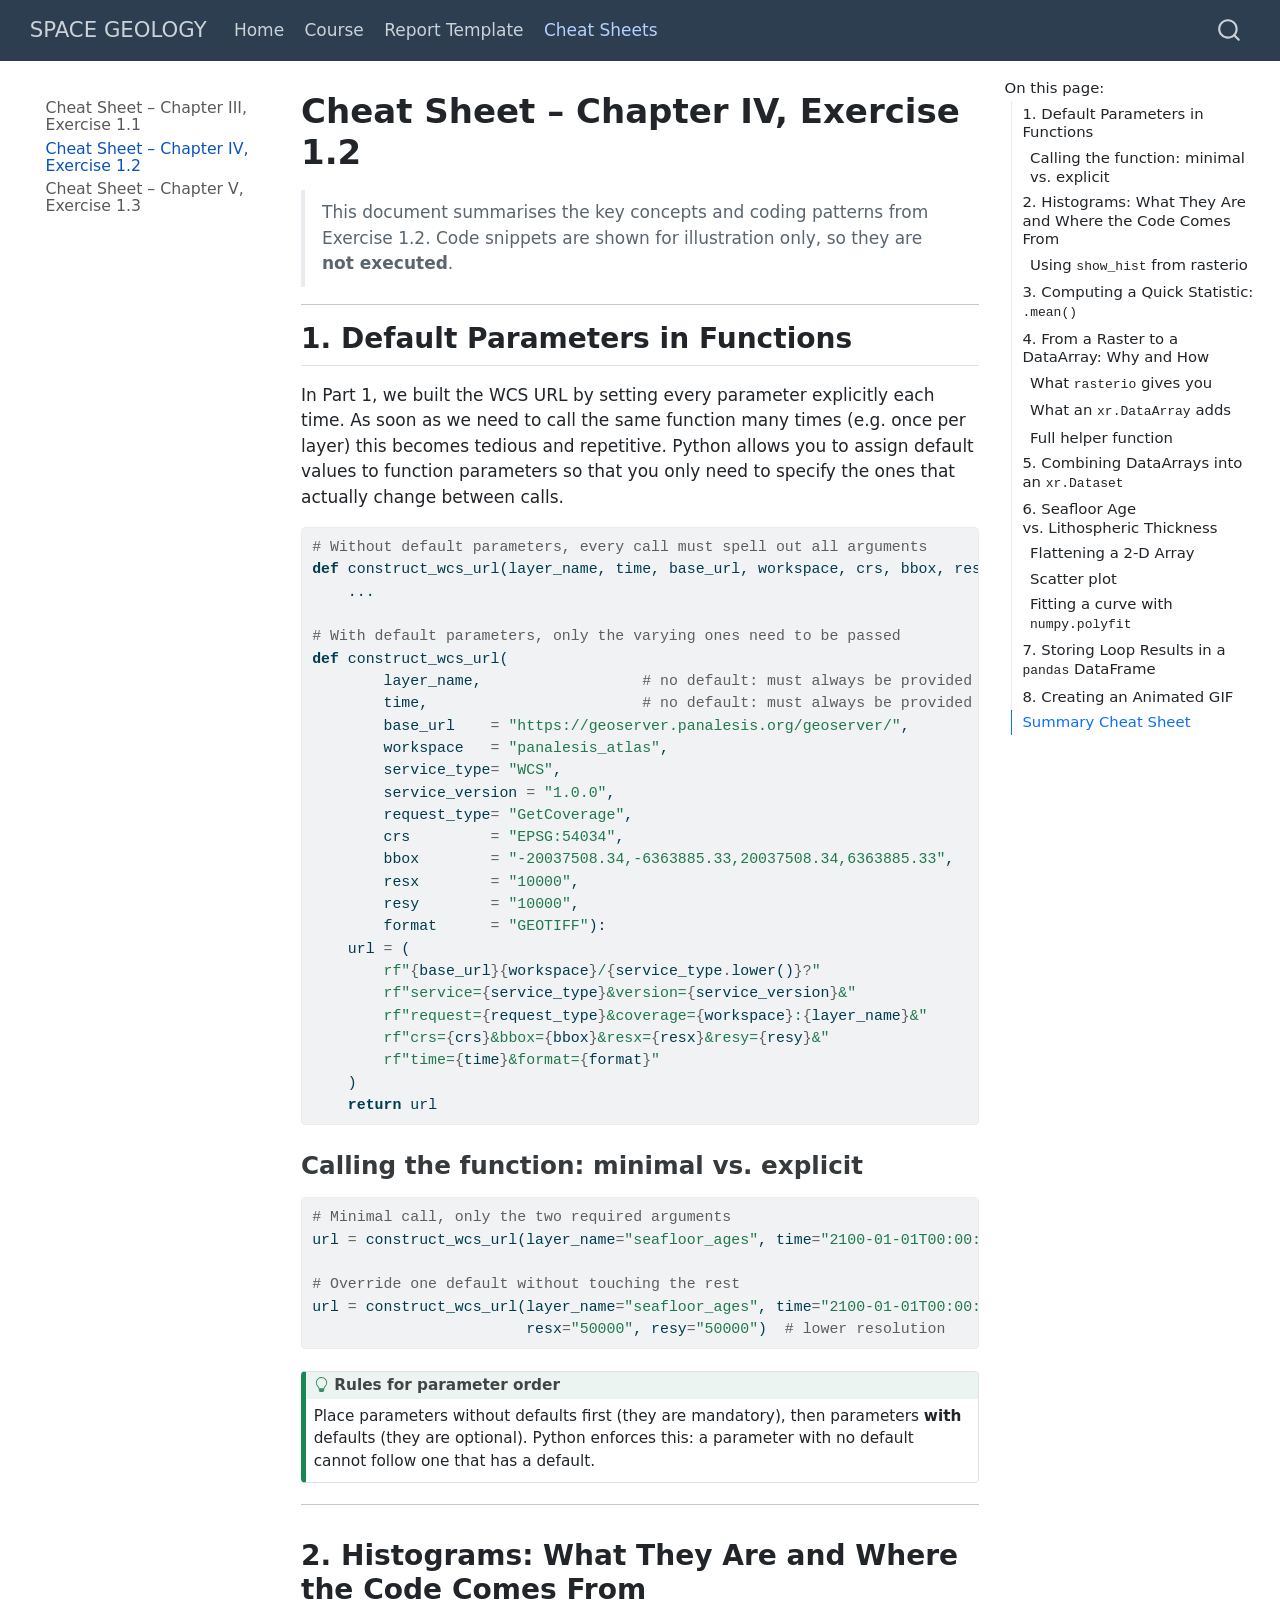
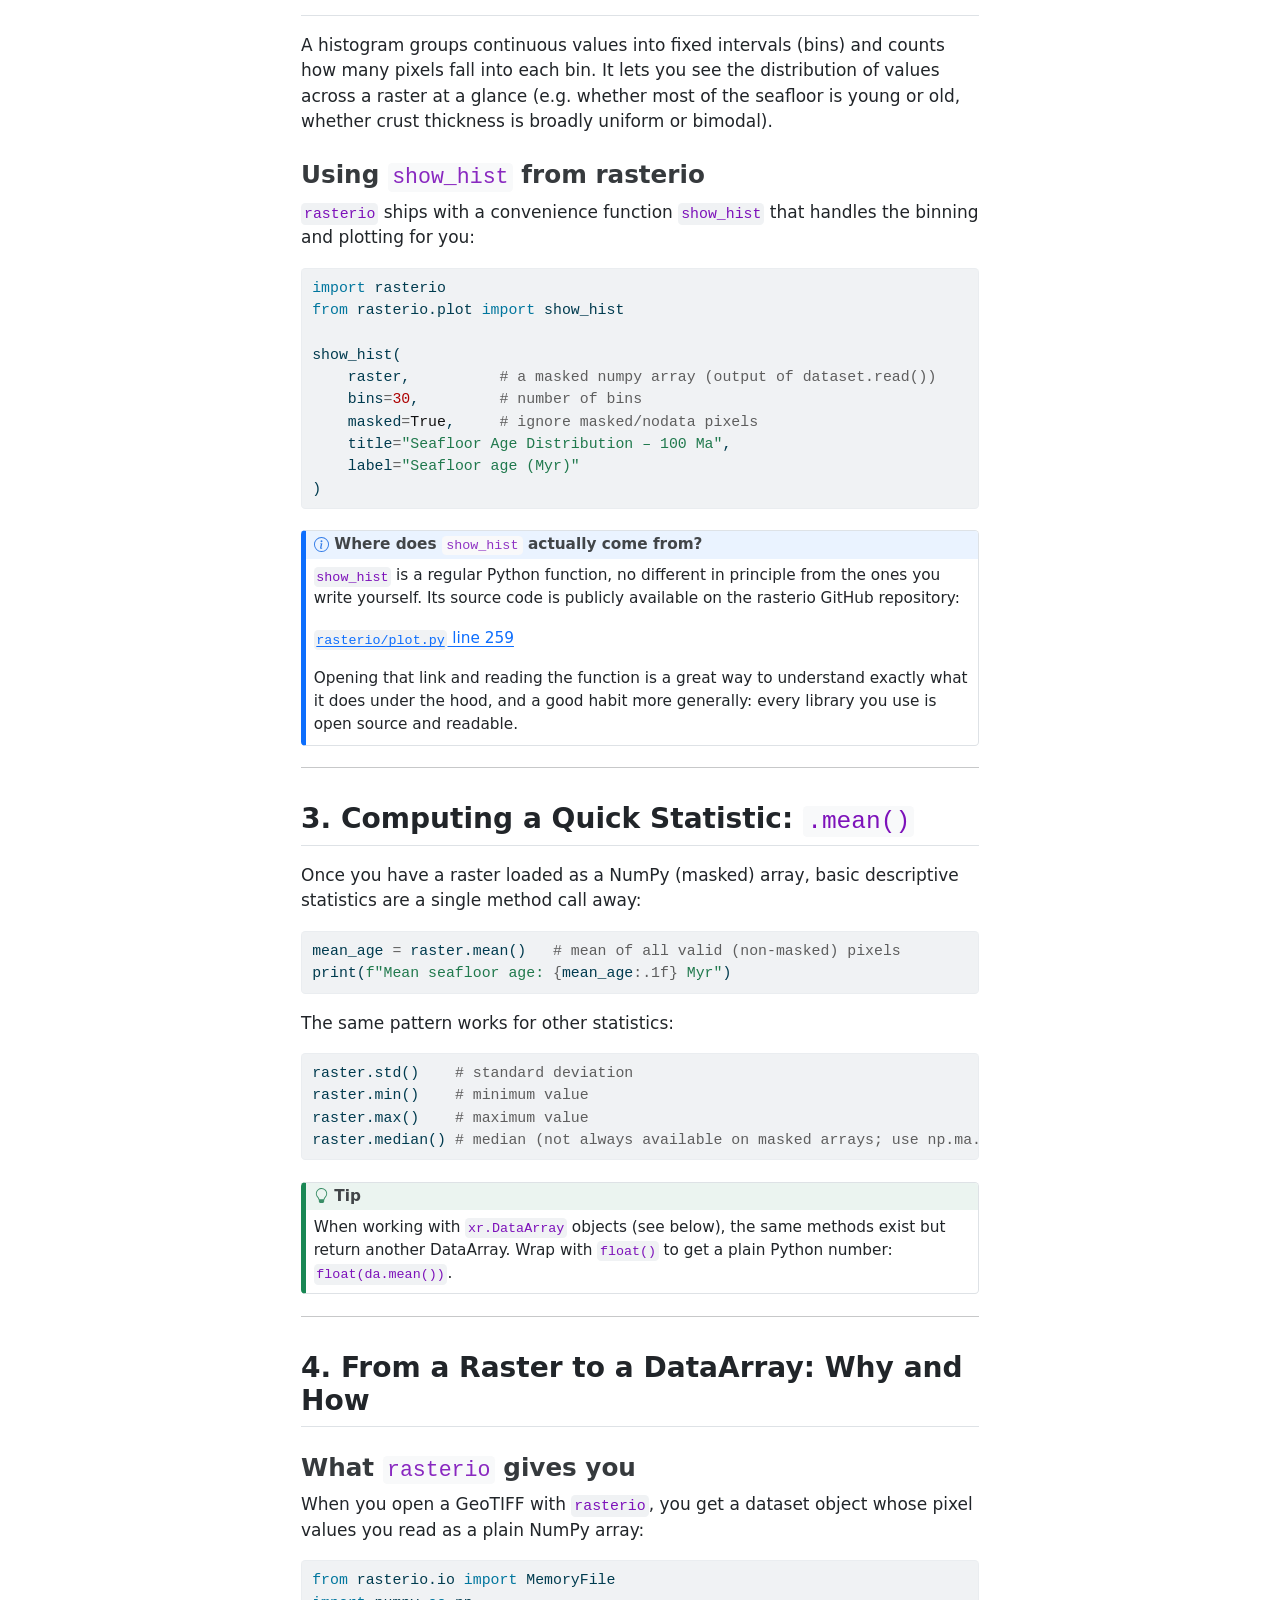
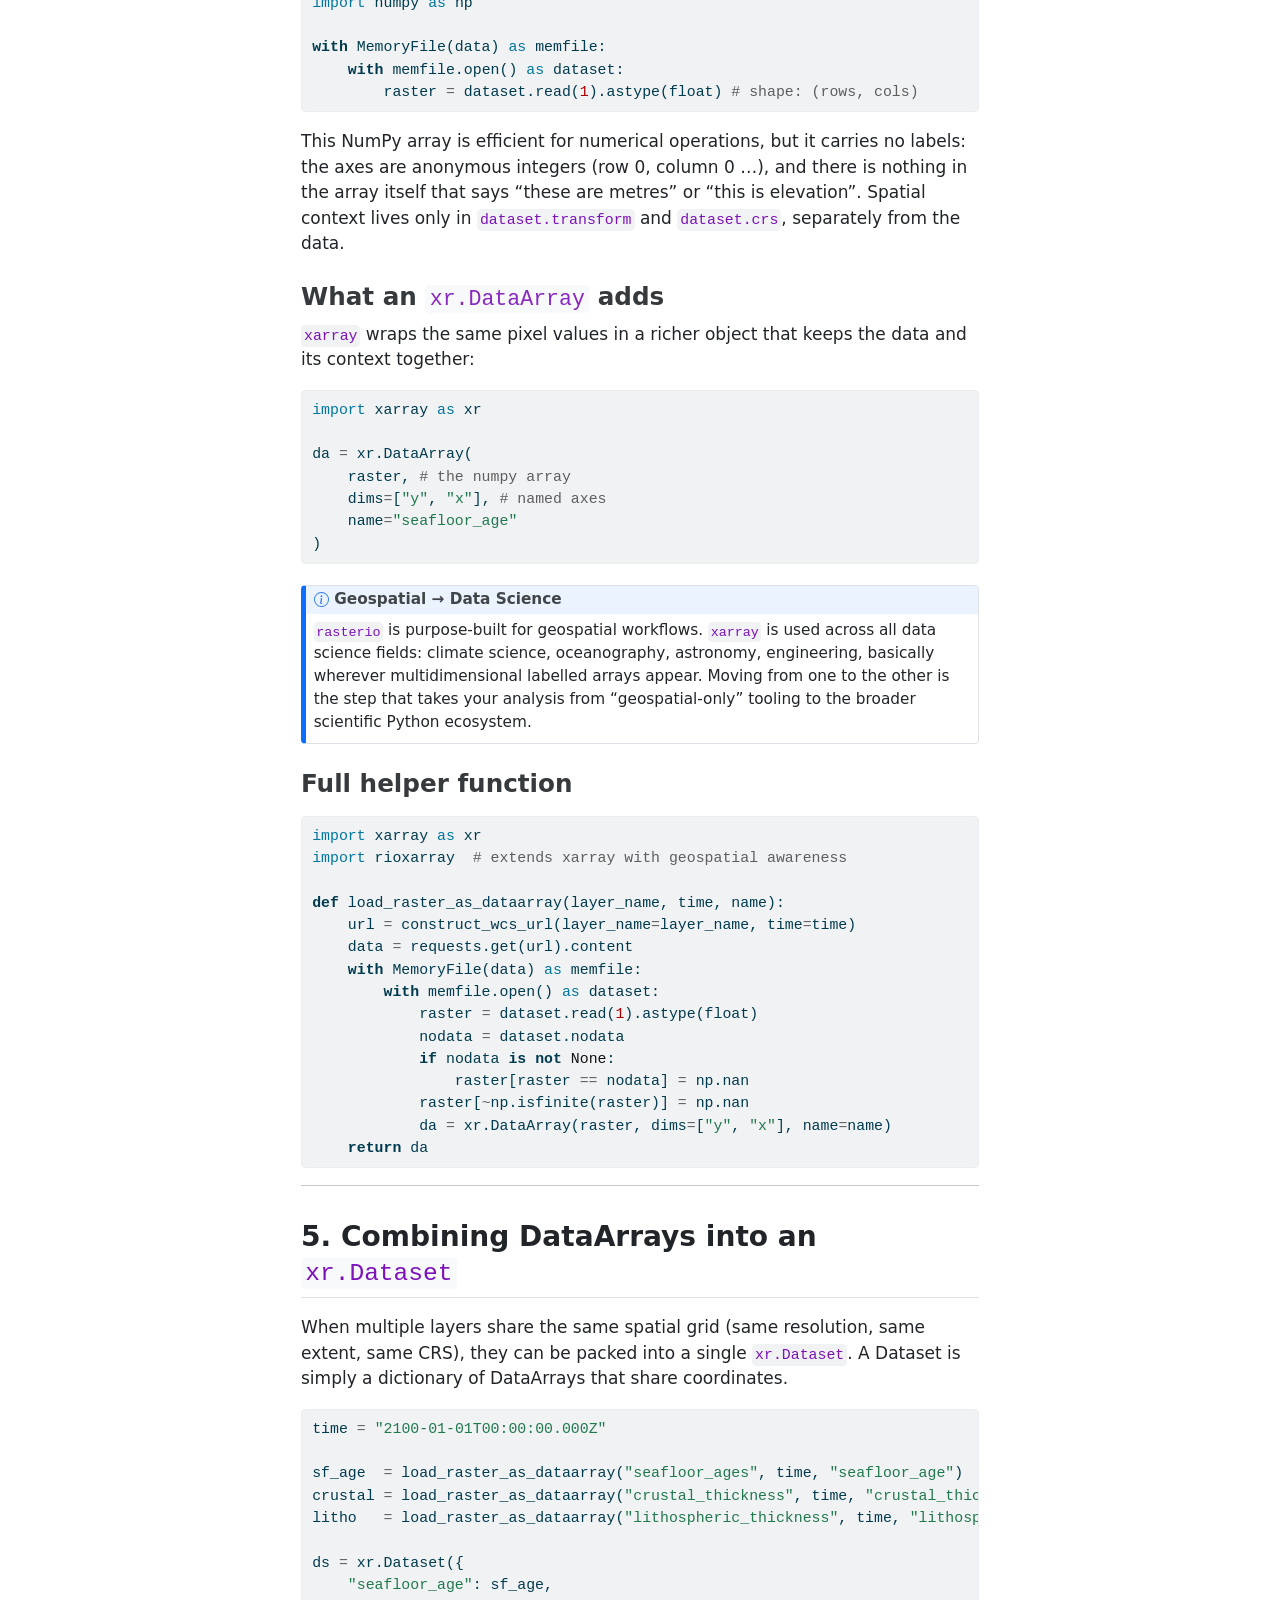
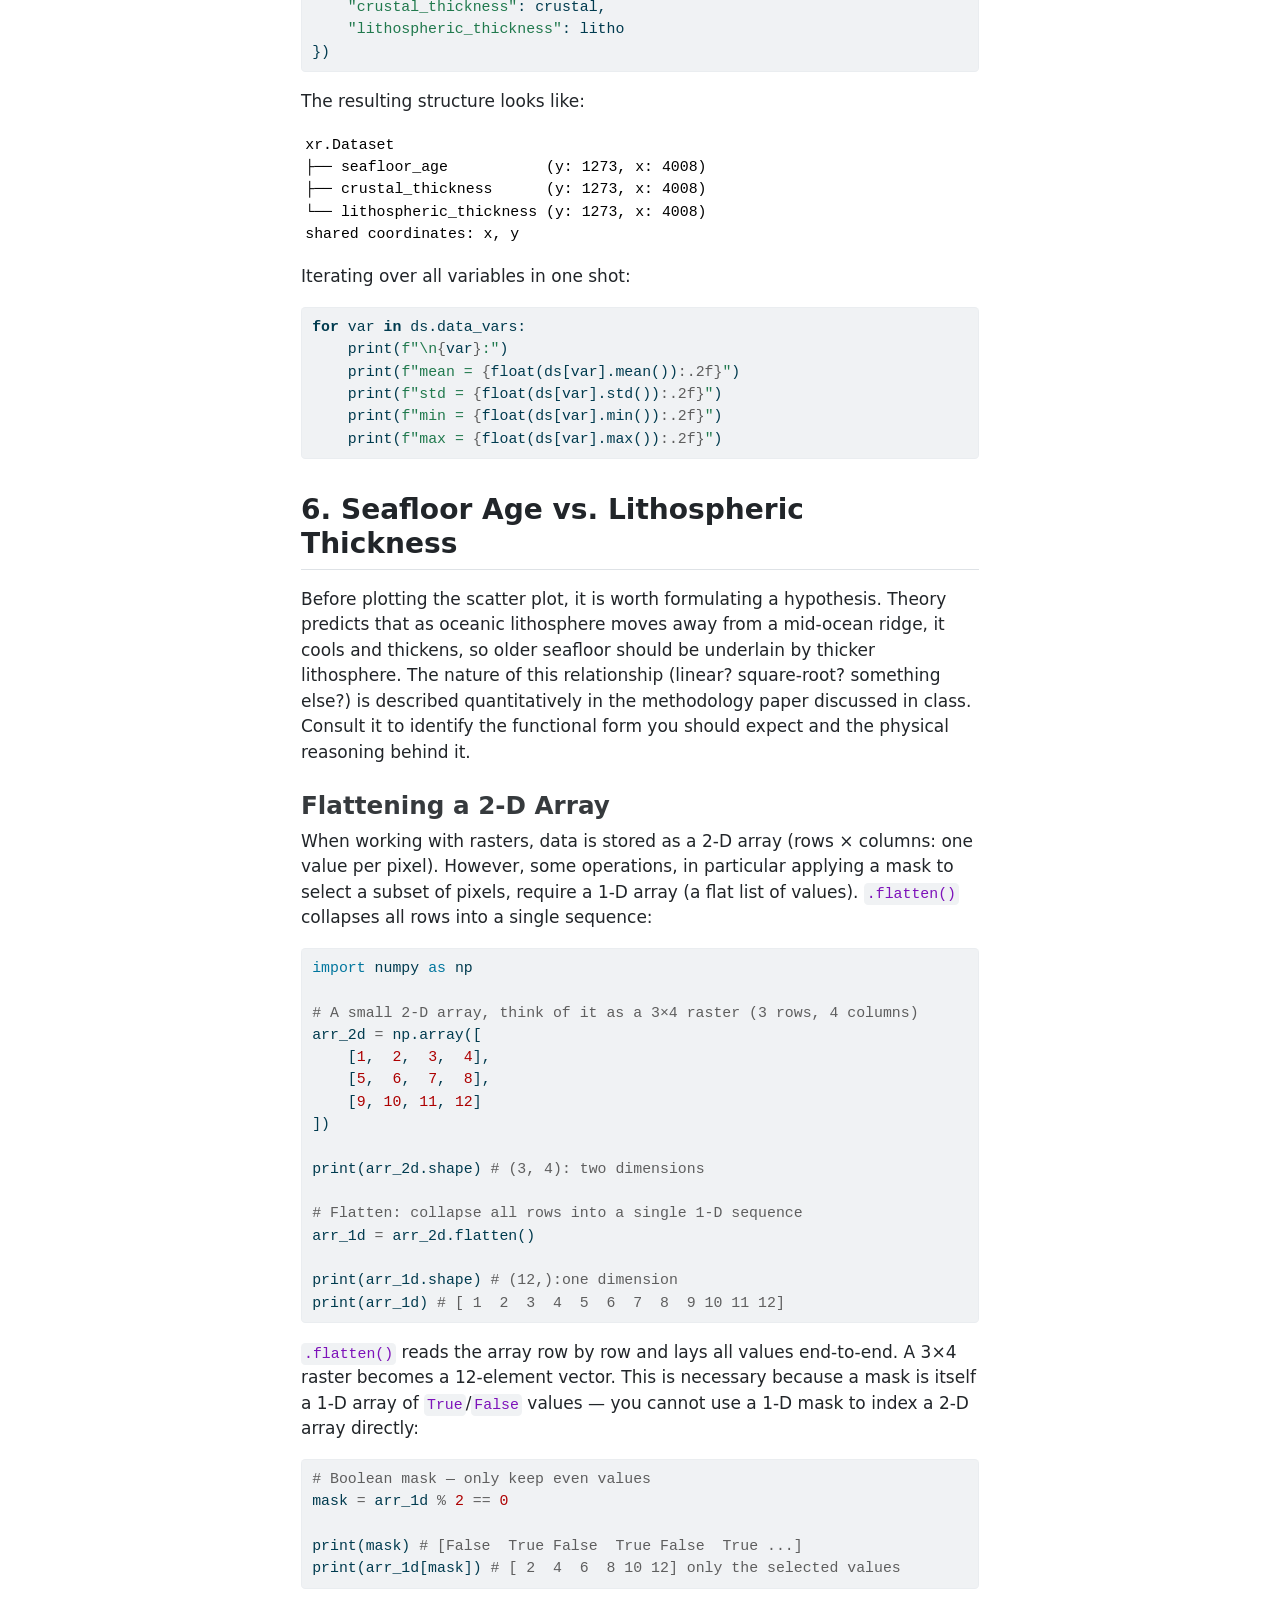
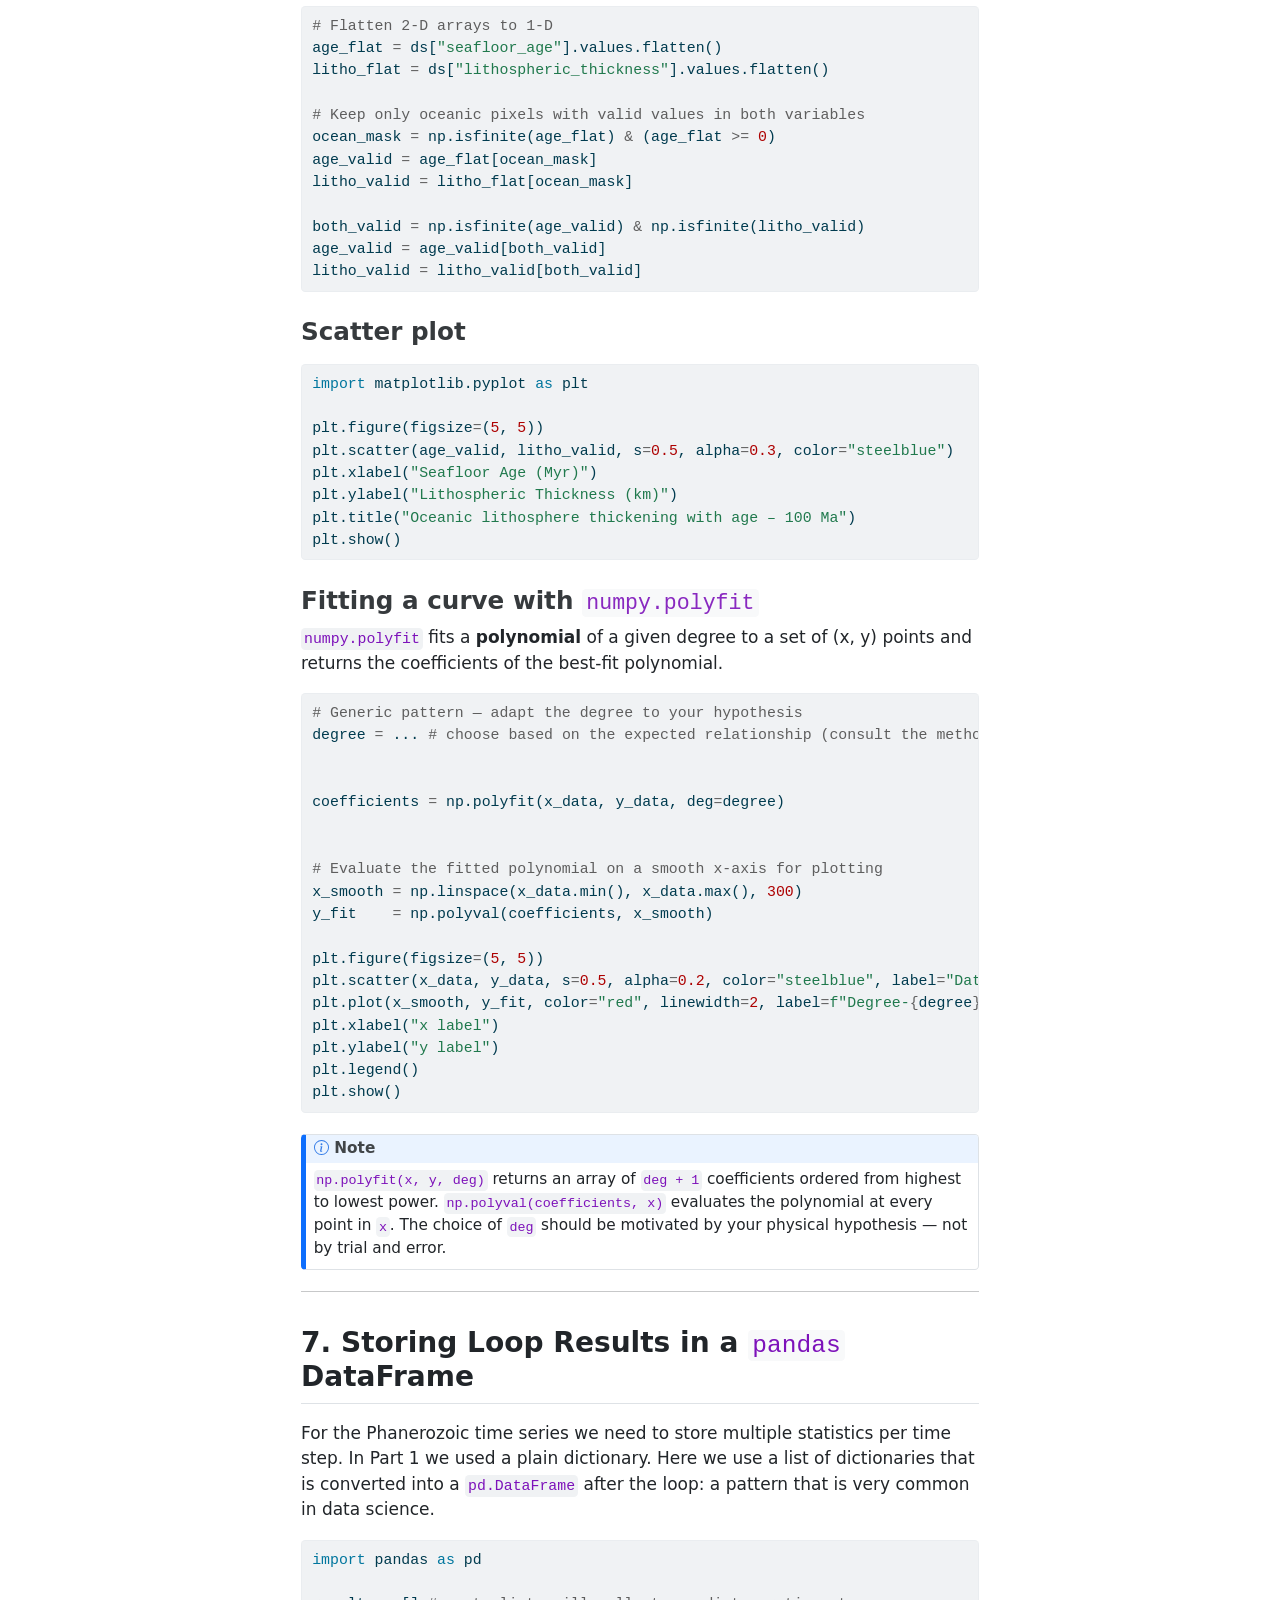
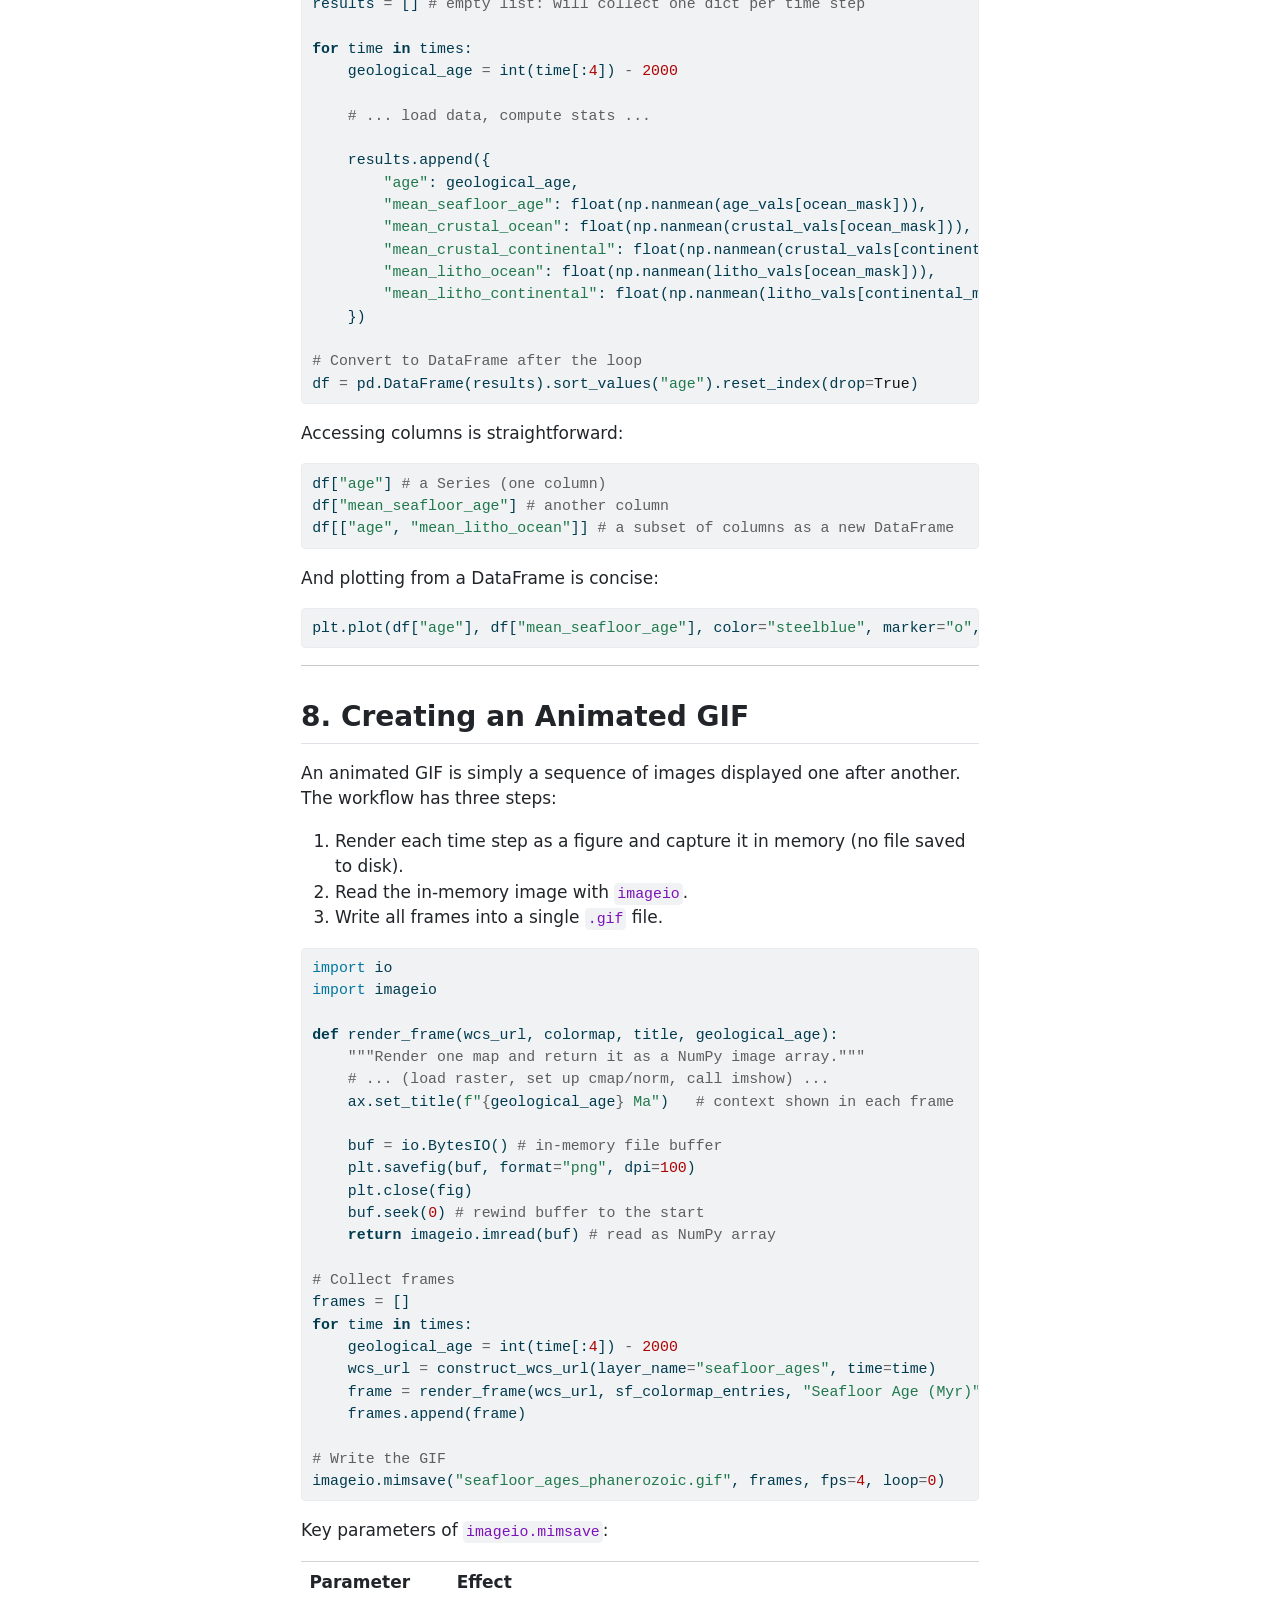
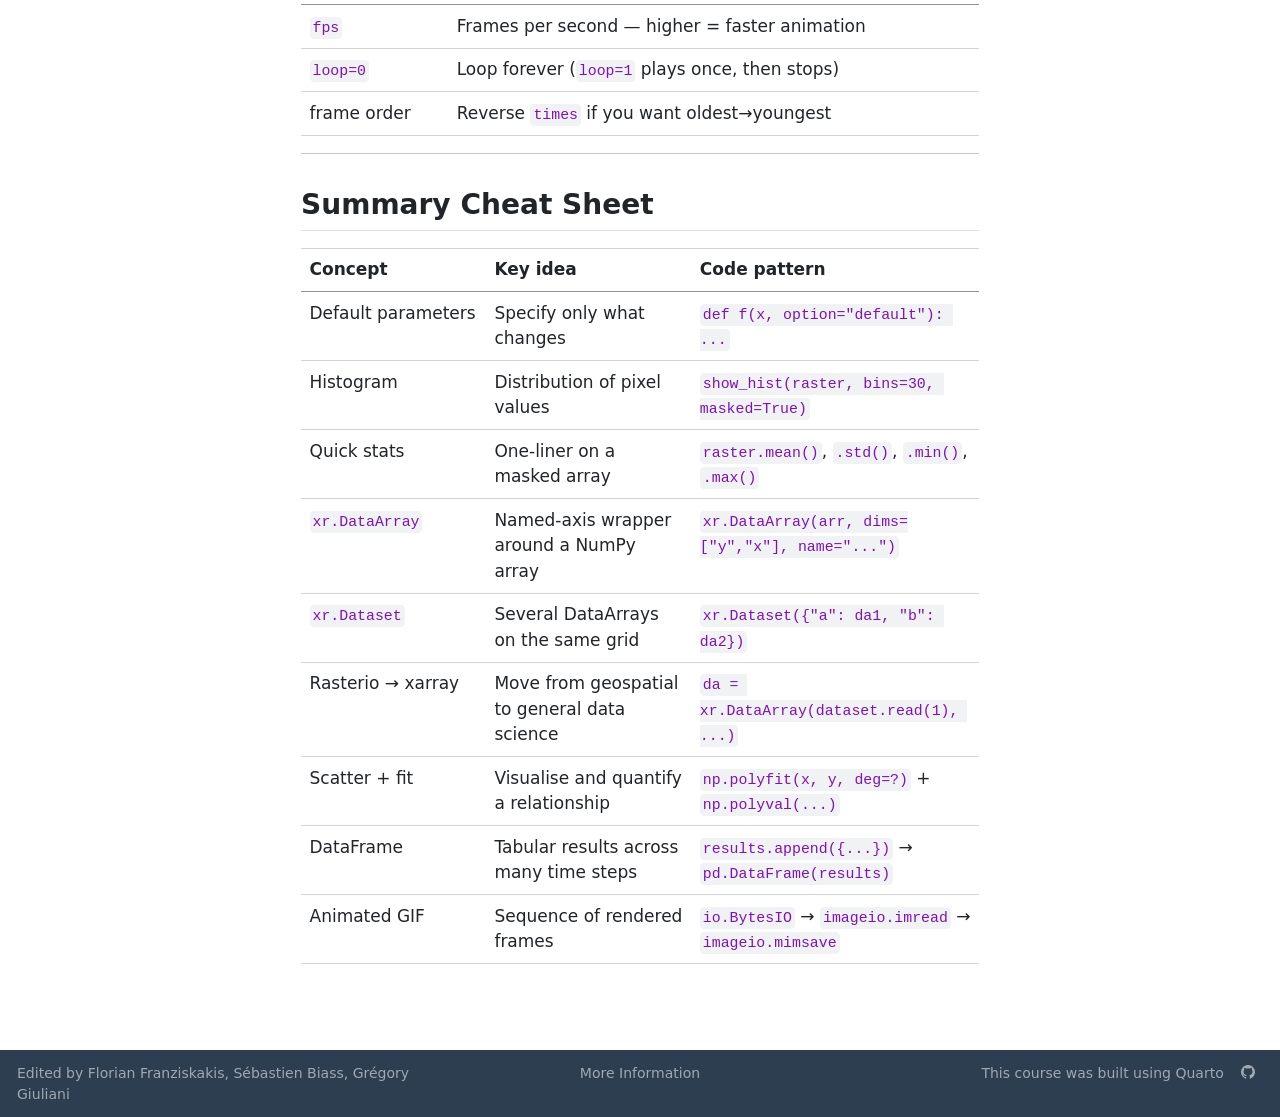
<file: cheat_sheets/cheat_sheet_chapter4_ex1_2.html>
<!DOCTYPE html>
<html xmlns="http://www.w3.org/1999/xhtml" lang="en" xml:lang="en"><head>

<meta charset="utf-8">
<meta name="generator" content="quarto-1.9.38">

<meta name="viewport" content="width=device-width, initial-scale=1.0, user-scalable=yes">


<title>Cheat Sheet – Chapter IV, Exercise 1.2 – SPACE GEOLOGY</title>
<style>
/* Default styles provided by pandoc.
** See https://pandoc.org/MANUAL.html#variables-for-html for config info.
*/
code{white-space: pre-wrap;}
span.smallcaps{font-variant: small-caps;}
div.columns{display: flex; gap: min(4vw, 1.5em);}
div.column{flex: auto; overflow-x: auto;}
div.hanging-indent{margin-left: 1.5em; text-indent: -1.5em;}
ul.task-list{list-style: none;}
ul.task-list li input[type="checkbox"] {
  width: 0.8em;
  margin: 0 0.8em 0.2em -1em; /* quarto-specific, see https://github.com/quarto-dev/quarto-cli/issues/4556 */ 
  vertical-align: middle;
}
/* CSS for syntax highlighting */
html { -webkit-text-size-adjust: 100%; }
pre > code.sourceCode { white-space: pre; position: relative; }
pre > code.sourceCode > span { display: inline-block; line-height: 1.25; }
pre > code.sourceCode > span:empty { height: 1.2em; }
.sourceCode { overflow: visible; }
code.sourceCode > span { color: inherit; text-decoration: inherit; }
div.sourceCode { margin: 1em 0; }
pre.sourceCode { margin: 0; }
@media screen {
div.sourceCode { overflow: auto; }
}
@media print {
pre > code.sourceCode { white-space: pre-wrap; }
pre > code.sourceCode > span { text-indent: -5em; padding-left: 5em; }
}
pre.numberSource code
  { counter-reset: source-line 0; }
pre.numberSource code > span
  { position: relative; left: -4em; counter-increment: source-line; }
pre.numberSource code > span > a:first-child::before
  { content: counter(source-line);
    position: relative; left: -1em; text-align: right; vertical-align: baseline;
    border: none; display: inline-block;
    -webkit-touch-callout: none; -webkit-user-select: none;
    -khtml-user-select: none; -moz-user-select: none;
    -ms-user-select: none; user-select: none;
    padding: 0 4px; width: 4em;
  }
pre.numberSource { margin-left: 3em;  padding-left: 4px; }
div.sourceCode
  {   }
@media screen {
pre > code.sourceCode > span > a:first-child::before { text-decoration: underline; }
}
</style>


<script src="../site_libs/quarto-nav/quarto-nav.js"></script>
<script src="../site_libs/quarto-nav/headroom.min.js"></script>
<script src="../site_libs/clipboard/clipboard.min.js"></script>
<script src="../site_libs/quarto-search/autocomplete.umd.js"></script>
<script src="../site_libs/quarto-search/fuse.min.js"></script>
<script src="../site_libs/quarto-search/quarto-search.js"></script>
<meta name="quarto:offset" content="../">
<script src="../site_libs/quarto-html/quarto.js" type="module"></script>
<script src="../site_libs/quarto-html/tabsets/tabsets.js" type="module"></script>
<script src="../site_libs/quarto-html/popper.min.js"></script>
<script src="../site_libs/quarto-html/tippy.umd.min.js"></script>
<script src="../site_libs/quarto-html/anchor.min.js"></script>
<link href="../site_libs/quarto-html/tippy.css" rel="stylesheet">
<link href="../site_libs/quarto-html/quarto-syntax-highlighting-15634bcf2e68342d4ad2dfa704d543f6.css" rel="stylesheet" id="quarto-text-highlighting-styles">
<script src="../site_libs/bootstrap/bootstrap.min.js"></script>
<link href="../site_libs/bootstrap/bootstrap-icons.css" rel="stylesheet">
<link href="../site_libs/bootstrap/bootstrap-c2df445520f3cdb3a82324a8d95dbd81.min.css" rel="stylesheet" append-hash="true" id="quarto-bootstrap" data-mode="light">
<script id="quarto-search-options" type="application/json">{
  "location": "navbar",
  "copy-button": false,
  "collapse-after": 3,
  "panel-placement": "end",
  "type": "overlay",
  "limit": 50,
  "keyboard-shortcut": [
    "f",
    "/",
    "s"
  ],
  "show-item-context": false,
  "language": {
    "search-no-results-text": "No results",
    "search-matching-documents-text": "matching documents",
    "search-copy-link-title": "Copy link to search",
    "search-hide-matches-text": "Hide additional matches",
    "search-more-match-text": "more match in this document",
    "search-more-matches-text": "more matches in this document",
    "search-clear-button-title": "Clear",
    "search-text-placeholder": "",
    "search-detached-cancel-button-title": "Cancel",
    "search-submit-button-title": "Submit",
    "search-label": "Search"
  }
}</script>


</head>

<body class="nav-sidebar floating nav-fixed quarto-light">

<div id="quarto-search-results"></div>
  <header id="quarto-header" class="headroom fixed-top">
    <nav class="navbar navbar-expand-lg " data-bs-theme="dark">
      <div class="navbar-container container-fluid">
      <div class="navbar-brand-container mx-auto">
    <a class="navbar-brand" href="../index.html">
    <span class="navbar-title">SPACE GEOLOGY</span>
    </a>
  </div>
            <div id="quarto-search" class="" title="Search"></div>
          <button class="navbar-toggler" type="button" data-bs-toggle="collapse" data-bs-target="#navbarCollapse" aria-controls="navbarCollapse" role="menu" aria-expanded="false" aria-label="Toggle navigation" onclick="if (window.quartoToggleHeadroom) { window.quartoToggleHeadroom(); }">
  <span class="navbar-toggler-icon"></span>
</button>
          <div class="collapse navbar-collapse" id="navbarCollapse">
            <ul class="navbar-nav navbar-nav-scroll me-auto">
  <li class="nav-item">
    <a class="nav-link" href="../index.html"> 
<span class="menu-text">Home</span></a>
  </li>  
  <li class="nav-item">
    <a class="nav-link" href="../course/chapter1_intro.html"> 
<span class="menu-text">Course</span></a>
  </li>  
  <li class="nav-item">
    <a class="nav-link" href="../report/report.html"> 
<span class="menu-text">Report Template</span></a>
  </li>  
  <li class="nav-item">
    <a class="nav-link active" href="../cheat_sheets/cheat_sheet_chapter3_ex1_1.html" aria-current="page"> 
<span class="menu-text">Cheat Sheets</span></a>
  </li>  
</ul>
          </div> <!-- /navcollapse -->
            <div class="quarto-navbar-tools">
</div>
      </div> <!-- /container-fluid -->
    </nav>
  <nav class="quarto-secondary-nav">
    <div class="container-fluid d-flex">
      <button type="button" class="quarto-btn-toggle btn" data-bs-toggle="collapse" role="button" data-bs-target=".quarto-sidebar-collapse-item" aria-controls="quarto-sidebar" aria-expanded="false" aria-label="Toggle sidebar navigation" onclick="if (window.quartoToggleHeadroom) { window.quartoToggleHeadroom(); }">
        <i class="bi bi-layout-text-sidebar-reverse"></i>
      </button>
        <nav class="quarto-page-breadcrumbs" aria-label="breadcrumb"><ol class="breadcrumb"><li class="breadcrumb-item"><a href="../cheat_sheets/cheat_sheet_chapter4_ex1_2.html">Cheat Sheet – Chapter IV, Exercise 1.2</a></li></ol></nav>
        <a class="flex-grow-1" role="navigation" data-bs-toggle="collapse" data-bs-target=".quarto-sidebar-collapse-item" aria-controls="quarto-sidebar" aria-expanded="false" aria-label="Toggle sidebar navigation" onclick="if (window.quartoToggleHeadroom) { window.quartoToggleHeadroom(); }">      
        </a>
    </div>
  </nav>
</header>
<!-- content -->
<div id="quarto-content" class="quarto-container page-columns page-rows-contents page-layout-article page-navbar">
<!-- sidebar -->
  <nav id="quarto-sidebar" class="sidebar collapse collapse-horizontal quarto-sidebar-collapse-item sidebar-navigation floating overflow-auto">
    <div class="sidebar-menu-container"> 
    <ul class="list-unstyled mt-1">
        <li class="sidebar-item">
  <div class="sidebar-item-container"> 
  <a href="../cheat_sheets/cheat_sheet_chapter3_ex1_1.html" class="sidebar-item-text sidebar-link">
 <span class="menu-text">Cheat Sheet – Chapter III, Exercise 1.1</span></a>
  </div>
</li>
        <li class="sidebar-item">
  <div class="sidebar-item-container"> 
  <a href="../cheat_sheets/cheat_sheet_chapter4_ex1_2.html" class="sidebar-item-text sidebar-link active">
 <span class="menu-text">Cheat Sheet – Chapter IV, Exercise 1.2</span></a>
  </div>
</li>
        <li class="sidebar-item">
  <div class="sidebar-item-container"> 
  <a href="../cheat_sheets/cheat_sheet_chapter5_ex1_3.html" class="sidebar-item-text sidebar-link">
 <span class="menu-text">Cheat Sheet – Chapter V, Exercise 1.3</span></a>
  </div>
</li>
    </ul>
    </div>
</nav>
<div id="quarto-sidebar-glass" class="quarto-sidebar-collapse-item" data-bs-toggle="collapse" data-bs-target=".quarto-sidebar-collapse-item"></div>
<!-- margin-sidebar -->
    <div id="quarto-margin-sidebar" class="sidebar margin-sidebar">
        <nav id="TOC" role="doc-toc" class="toc-active" data-toc-expanded="99">
    <h2 id="toc-title">On this page:</h2>
   
  <ul>
  <li><a href="#default-parameters-in-functions" id="toc-default-parameters-in-functions" class="nav-link active" data-scroll-target="#default-parameters-in-functions">1. Default Parameters in Functions</a>
  <ul class="collapse">
  <li><a href="#calling-the-function-minimal-vs.-explicit" id="toc-calling-the-function-minimal-vs.-explicit" class="nav-link" data-scroll-target="#calling-the-function-minimal-vs.-explicit">Calling the function: minimal vs.&nbsp;explicit</a></li>
  </ul></li>
  <li><a href="#histograms-what-they-are-and-where-the-code-comes-from" id="toc-histograms-what-they-are-and-where-the-code-comes-from" class="nav-link" data-scroll-target="#histograms-what-they-are-and-where-the-code-comes-from">2. Histograms: What They Are and Where the Code Comes From</a>
  <ul class="collapse">
  <li><a href="#using-show_hist-from-rasterio" id="toc-using-show_hist-from-rasterio" class="nav-link" data-scroll-target="#using-show_hist-from-rasterio">Using <code>show_hist</code> from rasterio</a></li>
  </ul></li>
  <li><a href="#computing-a-quick-statistic-.mean" id="toc-computing-a-quick-statistic-.mean" class="nav-link" data-scroll-target="#computing-a-quick-statistic-.mean">3. Computing a Quick Statistic: <code>.mean()</code></a></li>
  <li><a href="#from-a-raster-to-a-dataarray-why-and-how" id="toc-from-a-raster-to-a-dataarray-why-and-how" class="nav-link" data-scroll-target="#from-a-raster-to-a-dataarray-why-and-how">4. From a Raster to a DataArray: Why and How</a>
  <ul class="collapse">
  <li><a href="#what-rasterio-gives-you" id="toc-what-rasterio-gives-you" class="nav-link" data-scroll-target="#what-rasterio-gives-you">What <code>rasterio</code> gives you</a></li>
  <li><a href="#what-an-xr.dataarray-adds" id="toc-what-an-xr.dataarray-adds" class="nav-link" data-scroll-target="#what-an-xr.dataarray-adds">What an <code>xr.DataArray</code> adds</a></li>
  <li><a href="#full-helper-function" id="toc-full-helper-function" class="nav-link" data-scroll-target="#full-helper-function">Full helper function</a></li>
  </ul></li>
  <li><a href="#combining-dataarrays-into-an-xr.dataset" id="toc-combining-dataarrays-into-an-xr.dataset" class="nav-link" data-scroll-target="#combining-dataarrays-into-an-xr.dataset">5. Combining DataArrays into an <code>xr.Dataset</code></a></li>
  <li><a href="#seafloor-age-vs.-lithospheric-thickness" id="toc-seafloor-age-vs.-lithospheric-thickness" class="nav-link" data-scroll-target="#seafloor-age-vs.-lithospheric-thickness">6. Seafloor Age vs.&nbsp;Lithospheric Thickness</a>
  <ul class="collapse">
  <li><a href="#flattening-a-2-d-array" id="toc-flattening-a-2-d-array" class="nav-link" data-scroll-target="#flattening-a-2-d-array">Flattening a 2-D Array</a></li>
  <li><a href="#scatter-plot" id="toc-scatter-plot" class="nav-link" data-scroll-target="#scatter-plot">Scatter plot</a></li>
  <li><a href="#fitting-a-curve-with-numpy.polyfit" id="toc-fitting-a-curve-with-numpy.polyfit" class="nav-link" data-scroll-target="#fitting-a-curve-with-numpy.polyfit">Fitting a curve with <code>numpy.polyfit</code></a></li>
  </ul></li>
  <li><a href="#storing-loop-results-in-a-pandas-dataframe" id="toc-storing-loop-results-in-a-pandas-dataframe" class="nav-link" data-scroll-target="#storing-loop-results-in-a-pandas-dataframe">7. Storing Loop Results in a <code>pandas</code> DataFrame</a></li>
  <li><a href="#creating-an-animated-gif" id="toc-creating-an-animated-gif" class="nav-link" data-scroll-target="#creating-an-animated-gif">8. Creating an Animated GIF</a></li>
  <li><a href="#summary-cheat-sheet" id="toc-summary-cheat-sheet" class="nav-link" data-scroll-target="#summary-cheat-sheet">Summary Cheat Sheet</a></li>
  </ul>
</nav>
    </div>
<!-- main -->
<main class="content" id="quarto-document-content">

<header id="title-block-header" class="quarto-title-block default">
<div class="quarto-title">
<h1 class="title">Cheat Sheet – Chapter IV, Exercise 1.2</h1>
</div>



<div class="quarto-title-meta">

    
  
    
  </div>
  


</header>


<blockquote class="blockquote">
<p>This document summarises the key concepts and coding patterns from Exercise 1.2. Code snippets are shown for illustration only, so they are <strong>not executed</strong>.</p>
</blockquote>
<hr>
<section id="default-parameters-in-functions" class="level2">
<h2 class="anchored" data-anchor-id="default-parameters-in-functions">1. Default Parameters in Functions</h2>
<p>In Part 1, we built the WCS URL by setting every parameter explicitly each time. As soon as we need to call the same function many times (e.g.&nbsp;once per layer) this becomes tedious and repetitive. Python allows you to assign default values to function parameters so that you only need to specify the ones that actually change between calls.</p>
<div id="7e9de7ab" class="cell" data-execution_count="1">
<div class="code-copy-outer-scaffold"><div class="sourceCode cell-code" id="cb1"><pre class="sourceCode python code-with-copy"><code class="sourceCode python"><span id="cb1-1"><a href="#cb1-1" aria-hidden="true" tabindex="-1"></a><span class="co"># Without default parameters, every call must spell out all arguments</span></span>
<span id="cb1-2"><a href="#cb1-2" aria-hidden="true" tabindex="-1"></a><span class="kw">def</span> construct_wcs_url(layer_name, time, base_url, workspace, crs, bbox, resx, resy, <span class="bu">format</span>):</span>
<span id="cb1-3"><a href="#cb1-3" aria-hidden="true" tabindex="-1"></a>    ...</span>
<span id="cb1-4"><a href="#cb1-4" aria-hidden="true" tabindex="-1"></a></span>
<span id="cb1-5"><a href="#cb1-5" aria-hidden="true" tabindex="-1"></a><span class="co"># With default parameters, only the varying ones need to be passed</span></span>
<span id="cb1-6"><a href="#cb1-6" aria-hidden="true" tabindex="-1"></a><span class="kw">def</span> construct_wcs_url(</span>
<span id="cb1-7"><a href="#cb1-7" aria-hidden="true" tabindex="-1"></a>        layer_name,                  <span class="co"># no default: must always be provided</span></span>
<span id="cb1-8"><a href="#cb1-8" aria-hidden="true" tabindex="-1"></a>        time,                        <span class="co"># no default: must always be provided</span></span>
<span id="cb1-9"><a href="#cb1-9" aria-hidden="true" tabindex="-1"></a>        base_url    <span class="op">=</span> <span class="st">"https://geoserver.panalesis.org/geoserver/"</span>,</span>
<span id="cb1-10"><a href="#cb1-10" aria-hidden="true" tabindex="-1"></a>        workspace   <span class="op">=</span> <span class="st">"panalesis_atlas"</span>,</span>
<span id="cb1-11"><a href="#cb1-11" aria-hidden="true" tabindex="-1"></a>        service_type<span class="op">=</span> <span class="st">"WCS"</span>,</span>
<span id="cb1-12"><a href="#cb1-12" aria-hidden="true" tabindex="-1"></a>        service_version <span class="op">=</span> <span class="st">"1.0.0"</span>,</span>
<span id="cb1-13"><a href="#cb1-13" aria-hidden="true" tabindex="-1"></a>        request_type<span class="op">=</span> <span class="st">"GetCoverage"</span>,</span>
<span id="cb1-14"><a href="#cb1-14" aria-hidden="true" tabindex="-1"></a>        crs         <span class="op">=</span> <span class="st">"EPSG:54034"</span>,</span>
<span id="cb1-15"><a href="#cb1-15" aria-hidden="true" tabindex="-1"></a>        bbox        <span class="op">=</span> <span class="st">"-20037508.34,-6363885.33,20037508.34,6363885.33"</span>,</span>
<span id="cb1-16"><a href="#cb1-16" aria-hidden="true" tabindex="-1"></a>        resx        <span class="op">=</span> <span class="st">"10000"</span>,</span>
<span id="cb1-17"><a href="#cb1-17" aria-hidden="true" tabindex="-1"></a>        resy        <span class="op">=</span> <span class="st">"10000"</span>,</span>
<span id="cb1-18"><a href="#cb1-18" aria-hidden="true" tabindex="-1"></a>        <span class="bu">format</span>      <span class="op">=</span> <span class="st">"GEOTIFF"</span>):</span>
<span id="cb1-19"><a href="#cb1-19" aria-hidden="true" tabindex="-1"></a>    url <span class="op">=</span> (</span>
<span id="cb1-20"><a href="#cb1-20" aria-hidden="true" tabindex="-1"></a>        <span class="vs">rf"</span><span class="sc">{</span>base_url<span class="sc">}{</span>workspace<span class="sc">}</span><span class="vs">/</span><span class="sc">{</span>service_type<span class="sc">.</span>lower()<span class="sc">}</span><span class="op">?</span><span class="vs">"</span></span>
<span id="cb1-21"><a href="#cb1-21" aria-hidden="true" tabindex="-1"></a>        <span class="vs">rf"service=</span><span class="sc">{</span>service_type<span class="sc">}</span><span class="vs">&amp;version=</span><span class="sc">{</span>service_version<span class="sc">}</span><span class="vs">&amp;"</span></span>
<span id="cb1-22"><a href="#cb1-22" aria-hidden="true" tabindex="-1"></a>        <span class="vs">rf"request=</span><span class="sc">{</span>request_type<span class="sc">}</span><span class="vs">&amp;coverage=</span><span class="sc">{</span>workspace<span class="sc">}</span><span class="vs">:</span><span class="sc">{</span>layer_name<span class="sc">}</span><span class="vs">&amp;"</span></span>
<span id="cb1-23"><a href="#cb1-23" aria-hidden="true" tabindex="-1"></a>        <span class="vs">rf"crs=</span><span class="sc">{</span>crs<span class="sc">}</span><span class="vs">&amp;bbox=</span><span class="sc">{</span>bbox<span class="sc">}</span><span class="vs">&amp;resx=</span><span class="sc">{</span>resx<span class="sc">}</span><span class="vs">&amp;resy=</span><span class="sc">{</span>resy<span class="sc">}</span><span class="vs">&amp;"</span></span>
<span id="cb1-24"><a href="#cb1-24" aria-hidden="true" tabindex="-1"></a>        <span class="vs">rf"time=</span><span class="sc">{</span>time<span class="sc">}</span><span class="vs">&amp;format=</span><span class="sc">{</span><span class="bu">format</span><span class="sc">}</span><span class="vs">"</span></span>
<span id="cb1-25"><a href="#cb1-25" aria-hidden="true" tabindex="-1"></a>    )</span>
<span id="cb1-26"><a href="#cb1-26" aria-hidden="true" tabindex="-1"></a>    <span class="cf">return</span> url</span></code></pre></div><button title="Copy to Clipboard" class="code-copy-button"><i class="bi"></i></button></div>
</div>
<section id="calling-the-function-minimal-vs.-explicit" class="level3">
<h3 class="anchored" data-anchor-id="calling-the-function-minimal-vs.-explicit">Calling the function: minimal vs.&nbsp;explicit</h3>
<div id="c7529261" class="cell" data-execution_count="2">
<div class="code-copy-outer-scaffold"><div class="sourceCode cell-code" id="cb2"><pre class="sourceCode python code-with-copy"><code class="sourceCode python"><span id="cb2-1"><a href="#cb2-1" aria-hidden="true" tabindex="-1"></a><span class="co"># Minimal call, only the two required arguments</span></span>
<span id="cb2-2"><a href="#cb2-2" aria-hidden="true" tabindex="-1"></a>url <span class="op">=</span> construct_wcs_url(layer_name<span class="op">=</span><span class="st">"seafloor_ages"</span>, time<span class="op">=</span><span class="st">"2100-01-01T00:00:00.000Z"</span>)</span>
<span id="cb2-3"><a href="#cb2-3" aria-hidden="true" tabindex="-1"></a></span>
<span id="cb2-4"><a href="#cb2-4" aria-hidden="true" tabindex="-1"></a><span class="co"># Override one default without touching the rest</span></span>
<span id="cb2-5"><a href="#cb2-5" aria-hidden="true" tabindex="-1"></a>url <span class="op">=</span> construct_wcs_url(layer_name<span class="op">=</span><span class="st">"seafloor_ages"</span>, time<span class="op">=</span><span class="st">"2100-01-01T00:00:00.000Z"</span>,</span>
<span id="cb2-6"><a href="#cb2-6" aria-hidden="true" tabindex="-1"></a>                        resx<span class="op">=</span><span class="st">"50000"</span>, resy<span class="op">=</span><span class="st">"50000"</span>)  <span class="co"># lower resolution</span></span></code></pre></div><button title="Copy to Clipboard" class="code-copy-button"><i class="bi"></i></button></div>
</div>
<div class="callout callout-style-default callout-tip callout-titled">
<div class="callout-header d-flex align-content-center">
<div class="callout-icon-container">
<i class="callout-icon"></i>
</div>
<div class="callout-title-container flex-fill">
<span class="screen-reader-only">Tip</span>Rules for parameter order
</div>
</div>
<div class="callout-body-container callout-body">
<p>Place parameters without defaults first (they are mandatory), then parameters <strong>with</strong> defaults (they are optional). Python enforces this: a parameter with no default cannot follow one that has a default.</p>
</div>
</div>
<hr>
</section>
</section>
<section id="histograms-what-they-are-and-where-the-code-comes-from" class="level2">
<h2 class="anchored" data-anchor-id="histograms-what-they-are-and-where-the-code-comes-from">2. Histograms: What They Are and Where the Code Comes From</h2>
<p>A histogram groups continuous values into fixed intervals (bins) and counts how many pixels fall into each bin. It lets you see the distribution of values across a raster at a glance (e.g.&nbsp;whether most of the seafloor is young or old, whether crust thickness is broadly uniform or bimodal).</p>
<section id="using-show_hist-from-rasterio" class="level3">
<h3 class="anchored" data-anchor-id="using-show_hist-from-rasterio">Using <code>show_hist</code> from rasterio</h3>
<p><code>rasterio</code> ships with a convenience function <code>show_hist</code> that handles the binning and plotting for you:</p>
<div id="d66bae9e" class="cell" data-execution_count="3">
<div class="code-copy-outer-scaffold"><div class="sourceCode cell-code" id="cb3"><pre class="sourceCode python code-with-copy"><code class="sourceCode python"><span id="cb3-1"><a href="#cb3-1" aria-hidden="true" tabindex="-1"></a><span class="im">import</span> rasterio</span>
<span id="cb3-2"><a href="#cb3-2" aria-hidden="true" tabindex="-1"></a><span class="im">from</span> rasterio.plot <span class="im">import</span> show_hist</span>
<span id="cb3-3"><a href="#cb3-3" aria-hidden="true" tabindex="-1"></a></span>
<span id="cb3-4"><a href="#cb3-4" aria-hidden="true" tabindex="-1"></a>show_hist(</span>
<span id="cb3-5"><a href="#cb3-5" aria-hidden="true" tabindex="-1"></a>    raster,          <span class="co"># a masked numpy array (output of dataset.read())</span></span>
<span id="cb3-6"><a href="#cb3-6" aria-hidden="true" tabindex="-1"></a>    bins<span class="op">=</span><span class="dv">30</span>,         <span class="co"># number of bins</span></span>
<span id="cb3-7"><a href="#cb3-7" aria-hidden="true" tabindex="-1"></a>    masked<span class="op">=</span><span class="va">True</span>,     <span class="co"># ignore masked/nodata pixels</span></span>
<span id="cb3-8"><a href="#cb3-8" aria-hidden="true" tabindex="-1"></a>    title<span class="op">=</span><span class="st">"Seafloor Age Distribution – 100 Ma"</span>,</span>
<span id="cb3-9"><a href="#cb3-9" aria-hidden="true" tabindex="-1"></a>    label<span class="op">=</span><span class="st">"Seafloor age (Myr)"</span></span>
<span id="cb3-10"><a href="#cb3-10" aria-hidden="true" tabindex="-1"></a>)</span></code></pre></div><button title="Copy to Clipboard" class="code-copy-button"><i class="bi"></i></button></div>
</div>
<div class="callout callout-style-default callout-note callout-titled">
<div class="callout-header d-flex align-content-center">
<div class="callout-icon-container">
<i class="callout-icon"></i>
</div>
<div class="callout-title-container flex-fill">
<span class="screen-reader-only">Note</span>Where does <code>show_hist</code> actually come from?
</div>
</div>
<div class="callout-body-container callout-body">
<p><code>show_hist</code> is a regular Python function, no different in principle from the ones you write yourself. Its source code is publicly available on the rasterio GitHub repository:</p>
<p><a href="https://github.com/rasterio/rasterio/blob/main/rasterio/plot.py#L259"><code>rasterio/plot.py</code> line 259</a></p>
<p>Opening that link and reading the function is a great way to understand exactly what it does under the hood, and a good habit more generally: every library you use is open source and readable.</p>
</div>
</div>
<hr>
</section>
</section>
<section id="computing-a-quick-statistic-.mean" class="level2">
<h2 class="anchored" data-anchor-id="computing-a-quick-statistic-.mean">3. Computing a Quick Statistic: <code>.mean()</code></h2>
<p>Once you have a raster loaded as a NumPy (masked) array, basic descriptive statistics are a single method call away:</p>
<div id="80cd8afc" class="cell" data-execution_count="4">
<div class="code-copy-outer-scaffold"><div class="sourceCode cell-code" id="cb4"><pre class="sourceCode python code-with-copy"><code class="sourceCode python"><span id="cb4-1"><a href="#cb4-1" aria-hidden="true" tabindex="-1"></a>mean_age <span class="op">=</span> raster.mean()   <span class="co"># mean of all valid (non-masked) pixels</span></span>
<span id="cb4-2"><a href="#cb4-2" aria-hidden="true" tabindex="-1"></a><span class="bu">print</span>(<span class="ss">f"Mean seafloor age: </span><span class="sc">{</span>mean_age<span class="sc">:.1f}</span><span class="ss"> Myr"</span>)</span></code></pre></div><button title="Copy to Clipboard" class="code-copy-button"><i class="bi"></i></button></div>
</div>
<p>The same pattern works for other statistics:</p>
<div id="a44711ae" class="cell" data-execution_count="5">
<div class="code-copy-outer-scaffold"><div class="sourceCode cell-code" id="cb5"><pre class="sourceCode python code-with-copy"><code class="sourceCode python"><span id="cb5-1"><a href="#cb5-1" aria-hidden="true" tabindex="-1"></a>raster.std()    <span class="co"># standard deviation</span></span>
<span id="cb5-2"><a href="#cb5-2" aria-hidden="true" tabindex="-1"></a>raster.<span class="bu">min</span>()    <span class="co"># minimum value</span></span>
<span id="cb5-3"><a href="#cb5-3" aria-hidden="true" tabindex="-1"></a>raster.<span class="bu">max</span>()    <span class="co"># maximum value</span></span>
<span id="cb5-4"><a href="#cb5-4" aria-hidden="true" tabindex="-1"></a>raster.median() <span class="co"># median (not always available on masked arrays; use np.ma.median)</span></span></code></pre></div><button title="Copy to Clipboard" class="code-copy-button"><i class="bi"></i></button></div>
</div>
<div class="callout callout-style-default callout-tip callout-titled">
<div class="callout-header d-flex align-content-center">
<div class="callout-icon-container">
<i class="callout-icon"></i>
</div>
<div class="callout-title-container flex-fill">
Tip
</div>
</div>
<div class="callout-body-container callout-body">
<p>When working with <code>xr.DataArray</code> objects (see below), the same methods exist but return another DataArray. Wrap with <code>float()</code> to get a plain Python number: <code>float(da.mean())</code>.</p>
</div>
</div>
<hr>
</section>
<section id="from-a-raster-to-a-dataarray-why-and-how" class="level2">
<h2 class="anchored" data-anchor-id="from-a-raster-to-a-dataarray-why-and-how">4. From a Raster to a DataArray: Why and How</h2>
<section id="what-rasterio-gives-you" class="level3">
<h3 class="anchored" data-anchor-id="what-rasterio-gives-you">What <code>rasterio</code> gives you</h3>
<p>When you open a GeoTIFF with <code>rasterio</code>, you get a dataset object whose pixel values you read as a plain NumPy array:</p>
<div id="7d2e7421" class="cell" data-execution_count="6">
<div class="code-copy-outer-scaffold"><div class="sourceCode cell-code" id="cb6"><pre class="sourceCode python code-with-copy"><code class="sourceCode python"><span id="cb6-1"><a href="#cb6-1" aria-hidden="true" tabindex="-1"></a><span class="im">from</span> rasterio.io <span class="im">import</span> MemoryFile</span>
<span id="cb6-2"><a href="#cb6-2" aria-hidden="true" tabindex="-1"></a><span class="im">import</span> numpy <span class="im">as</span> np</span>
<span id="cb6-3"><a href="#cb6-3" aria-hidden="true" tabindex="-1"></a></span>
<span id="cb6-4"><a href="#cb6-4" aria-hidden="true" tabindex="-1"></a><span class="cf">with</span> MemoryFile(data) <span class="im">as</span> memfile:</span>
<span id="cb6-5"><a href="#cb6-5" aria-hidden="true" tabindex="-1"></a>    <span class="cf">with</span> memfile.<span class="bu">open</span>() <span class="im">as</span> dataset:</span>
<span id="cb6-6"><a href="#cb6-6" aria-hidden="true" tabindex="-1"></a>        raster <span class="op">=</span> dataset.read(<span class="dv">1</span>).astype(<span class="bu">float</span>) <span class="co"># shape: (rows, cols)</span></span></code></pre></div><button title="Copy to Clipboard" class="code-copy-button"><i class="bi"></i></button></div>
</div>
<p>This NumPy array is efficient for numerical operations, but it carries no labels: the axes are anonymous integers (row 0, column 0 …), and there is nothing in the array itself that says “these are metres” or “this is elevation”. Spatial context lives only in <code>dataset.transform</code> and <code>dataset.crs</code>, separately from the data.</p>
</section>
<section id="what-an-xr.dataarray-adds" class="level3">
<h3 class="anchored" data-anchor-id="what-an-xr.dataarray-adds">What an <code>xr.DataArray</code> adds</h3>
<p><code>xarray</code> wraps the same pixel values in a richer object that keeps the data and its context together:</p>
<div id="5077b6fc" class="cell" data-execution_count="7">
<div class="code-copy-outer-scaffold"><div class="sourceCode cell-code" id="cb7"><pre class="sourceCode python code-with-copy"><code class="sourceCode python"><span id="cb7-1"><a href="#cb7-1" aria-hidden="true" tabindex="-1"></a><span class="im">import</span> xarray <span class="im">as</span> xr</span>
<span id="cb7-2"><a href="#cb7-2" aria-hidden="true" tabindex="-1"></a></span>
<span id="cb7-3"><a href="#cb7-3" aria-hidden="true" tabindex="-1"></a>da <span class="op">=</span> xr.DataArray(</span>
<span id="cb7-4"><a href="#cb7-4" aria-hidden="true" tabindex="-1"></a>    raster, <span class="co"># the numpy array</span></span>
<span id="cb7-5"><a href="#cb7-5" aria-hidden="true" tabindex="-1"></a>    dims<span class="op">=</span>[<span class="st">"y"</span>, <span class="st">"x"</span>], <span class="co"># named axes</span></span>
<span id="cb7-6"><a href="#cb7-6" aria-hidden="true" tabindex="-1"></a>    name<span class="op">=</span><span class="st">"seafloor_age"</span></span>
<span id="cb7-7"><a href="#cb7-7" aria-hidden="true" tabindex="-1"></a>)</span></code></pre></div><button title="Copy to Clipboard" class="code-copy-button"><i class="bi"></i></button></div>
</div>
<div class="callout callout-style-default callout-note callout-titled">
<div class="callout-header d-flex align-content-center">
<div class="callout-icon-container">
<i class="callout-icon"></i>
</div>
<div class="callout-title-container flex-fill">
<span class="screen-reader-only">Note</span>Geospatial → Data Science
</div>
</div>
<div class="callout-body-container callout-body">
<p><code>rasterio</code> is purpose-built for geospatial workflows. <code>xarray</code> is used across all data science fields: climate science, oceanography, astronomy, engineering, basically wherever multidimensional labelled arrays appear. Moving from one to the other is the step that takes your analysis from “geospatial-only” tooling to the broader scientific Python ecosystem.</p>
</div>
</div>
</section>
<section id="full-helper-function" class="level3">
<h3 class="anchored" data-anchor-id="full-helper-function">Full helper function</h3>
<div id="8c0904d7" class="cell" data-execution_count="8">
<div class="code-copy-outer-scaffold"><div class="sourceCode cell-code" id="cb8"><pre class="sourceCode python code-with-copy"><code class="sourceCode python"><span id="cb8-1"><a href="#cb8-1" aria-hidden="true" tabindex="-1"></a><span class="im">import</span> xarray <span class="im">as</span> xr</span>
<span id="cb8-2"><a href="#cb8-2" aria-hidden="true" tabindex="-1"></a><span class="im">import</span> rioxarray  <span class="co"># extends xarray with geospatial awareness</span></span>
<span id="cb8-3"><a href="#cb8-3" aria-hidden="true" tabindex="-1"></a></span>
<span id="cb8-4"><a href="#cb8-4" aria-hidden="true" tabindex="-1"></a><span class="kw">def</span> load_raster_as_dataarray(layer_name, time, name):</span>
<span id="cb8-5"><a href="#cb8-5" aria-hidden="true" tabindex="-1"></a>    url <span class="op">=</span> construct_wcs_url(layer_name<span class="op">=</span>layer_name, time<span class="op">=</span>time)</span>
<span id="cb8-6"><a href="#cb8-6" aria-hidden="true" tabindex="-1"></a>    data <span class="op">=</span> requests.get(url).content</span>
<span id="cb8-7"><a href="#cb8-7" aria-hidden="true" tabindex="-1"></a>    <span class="cf">with</span> MemoryFile(data) <span class="im">as</span> memfile:</span>
<span id="cb8-8"><a href="#cb8-8" aria-hidden="true" tabindex="-1"></a>        <span class="cf">with</span> memfile.<span class="bu">open</span>() <span class="im">as</span> dataset:</span>
<span id="cb8-9"><a href="#cb8-9" aria-hidden="true" tabindex="-1"></a>            raster <span class="op">=</span> dataset.read(<span class="dv">1</span>).astype(<span class="bu">float</span>)</span>
<span id="cb8-10"><a href="#cb8-10" aria-hidden="true" tabindex="-1"></a>            nodata <span class="op">=</span> dataset.nodata</span>
<span id="cb8-11"><a href="#cb8-11" aria-hidden="true" tabindex="-1"></a>            <span class="cf">if</span> nodata <span class="kw">is</span> <span class="kw">not</span> <span class="va">None</span>:</span>
<span id="cb8-12"><a href="#cb8-12" aria-hidden="true" tabindex="-1"></a>                raster[raster <span class="op">==</span> nodata] <span class="op">=</span> np.nan</span>
<span id="cb8-13"><a href="#cb8-13" aria-hidden="true" tabindex="-1"></a>            raster[<span class="op">~</span>np.isfinite(raster)] <span class="op">=</span> np.nan</span>
<span id="cb8-14"><a href="#cb8-14" aria-hidden="true" tabindex="-1"></a>            da <span class="op">=</span> xr.DataArray(raster, dims<span class="op">=</span>[<span class="st">"y"</span>, <span class="st">"x"</span>], name<span class="op">=</span>name)</span>
<span id="cb8-15"><a href="#cb8-15" aria-hidden="true" tabindex="-1"></a>    <span class="cf">return</span> da</span></code></pre></div><button title="Copy to Clipboard" class="code-copy-button"><i class="bi"></i></button></div>
</div>
<hr>
</section>
</section>
<section id="combining-dataarrays-into-an-xr.dataset" class="level2">
<h2 class="anchored" data-anchor-id="combining-dataarrays-into-an-xr.dataset">5. Combining DataArrays into an <code>xr.Dataset</code></h2>
<p>When multiple layers share the same spatial grid (same resolution, same extent, same CRS), they can be packed into a single <code>xr.Dataset</code>. A Dataset is simply a dictionary of DataArrays that share coordinates.</p>
<div id="b2e3e88a" class="cell" data-execution_count="9">
<div class="code-copy-outer-scaffold"><div class="sourceCode cell-code" id="cb9"><pre class="sourceCode python code-with-copy"><code class="sourceCode python"><span id="cb9-1"><a href="#cb9-1" aria-hidden="true" tabindex="-1"></a>time <span class="op">=</span> <span class="st">"2100-01-01T00:00:00.000Z"</span></span>
<span id="cb9-2"><a href="#cb9-2" aria-hidden="true" tabindex="-1"></a></span>
<span id="cb9-3"><a href="#cb9-3" aria-hidden="true" tabindex="-1"></a>sf_age  <span class="op">=</span> load_raster_as_dataarray(<span class="st">"seafloor_ages"</span>, time, <span class="st">"seafloor_age"</span>)</span>
<span id="cb9-4"><a href="#cb9-4" aria-hidden="true" tabindex="-1"></a>crustal <span class="op">=</span> load_raster_as_dataarray(<span class="st">"crustal_thickness"</span>, time, <span class="st">"crustal_thickness"</span>)</span>
<span id="cb9-5"><a href="#cb9-5" aria-hidden="true" tabindex="-1"></a>litho   <span class="op">=</span> load_raster_as_dataarray(<span class="st">"lithospheric_thickness"</span>, time, <span class="st">"lithospheric_thickness"</span>)</span>
<span id="cb9-6"><a href="#cb9-6" aria-hidden="true" tabindex="-1"></a></span>
<span id="cb9-7"><a href="#cb9-7" aria-hidden="true" tabindex="-1"></a>ds <span class="op">=</span> xr.Dataset({</span>
<span id="cb9-8"><a href="#cb9-8" aria-hidden="true" tabindex="-1"></a>    <span class="st">"seafloor_age"</span>: sf_age,</span>
<span id="cb9-9"><a href="#cb9-9" aria-hidden="true" tabindex="-1"></a>    <span class="st">"crustal_thickness"</span>: crustal,</span>
<span id="cb9-10"><a href="#cb9-10" aria-hidden="true" tabindex="-1"></a>    <span class="st">"lithospheric_thickness"</span>: litho</span>
<span id="cb9-11"><a href="#cb9-11" aria-hidden="true" tabindex="-1"></a>})</span></code></pre></div><button title="Copy to Clipboard" class="code-copy-button"><i class="bi"></i></button></div>
</div>
<p>The resulting structure looks like:</p>
<pre><code>xr.Dataset
├── seafloor_age           (y: 1273, x: 4008)
├── crustal_thickness      (y: 1273, x: 4008)
└── lithospheric_thickness (y: 1273, x: 4008)
shared coordinates: x, y</code></pre>
<p>Iterating over all variables in one shot:</p>
<div id="35bcb91a" class="cell" data-execution_count="10">
<div class="code-copy-outer-scaffold"><div class="sourceCode cell-code" id="cb11"><pre class="sourceCode python code-with-copy"><code class="sourceCode python"><span id="cb11-1"><a href="#cb11-1" aria-hidden="true" tabindex="-1"></a><span class="cf">for</span> var <span class="kw">in</span> ds.data_vars:</span>
<span id="cb11-2"><a href="#cb11-2" aria-hidden="true" tabindex="-1"></a>    <span class="bu">print</span>(<span class="ss">f"</span><span class="ch">\n</span><span class="sc">{</span>var<span class="sc">}</span><span class="ss">:"</span>)</span>
<span id="cb11-3"><a href="#cb11-3" aria-hidden="true" tabindex="-1"></a>    <span class="bu">print</span>(<span class="ss">f"mean = </span><span class="sc">{</span><span class="bu">float</span>(ds[var].mean())<span class="sc">:.2f}</span><span class="ss">"</span>)</span>
<span id="cb11-4"><a href="#cb11-4" aria-hidden="true" tabindex="-1"></a>    <span class="bu">print</span>(<span class="ss">f"std = </span><span class="sc">{</span><span class="bu">float</span>(ds[var].std())<span class="sc">:.2f}</span><span class="ss">"</span>)</span>
<span id="cb11-5"><a href="#cb11-5" aria-hidden="true" tabindex="-1"></a>    <span class="bu">print</span>(<span class="ss">f"min = </span><span class="sc">{</span><span class="bu">float</span>(ds[var].<span class="bu">min</span>())<span class="sc">:.2f}</span><span class="ss">"</span>)</span>
<span id="cb11-6"><a href="#cb11-6" aria-hidden="true" tabindex="-1"></a>    <span class="bu">print</span>(<span class="ss">f"max = </span><span class="sc">{</span><span class="bu">float</span>(ds[var].<span class="bu">max</span>())<span class="sc">:.2f}</span><span class="ss">"</span>)</span></code></pre></div><button title="Copy to Clipboard" class="code-copy-button"><i class="bi"></i></button></div>
</div>
</section>
<section id="seafloor-age-vs.-lithospheric-thickness" class="level2">
<h2 class="anchored" data-anchor-id="seafloor-age-vs.-lithospheric-thickness">6. Seafloor Age vs.&nbsp;Lithospheric Thickness</h2>
<p>Before plotting the scatter plot, it is worth formulating a hypothesis. Theory predicts that as oceanic lithosphere moves away from a mid-ocean ridge, it cools and thickens, so older seafloor should be underlain by thicker lithosphere. The nature of this relationship (linear? square-root? something else?) is described quantitatively in the methodology paper discussed in class. Consult it to identify the functional form you should expect and the physical reasoning behind it.</p>
<section id="flattening-a-2-d-array" class="level3">
<h3 class="anchored" data-anchor-id="flattening-a-2-d-array">Flattening a 2-D Array</h3>
<p>When working with rasters, data is stored as a 2-D array (rows × columns: one value per pixel). However, some operations, in particular applying a mask to select a subset of pixels, require a 1-D array (a flat list of values). <code>.flatten()</code> collapses all rows into a single sequence:</p>
<div id="ab71e6ec" class="cell" data-execution_count="11">
<div class="code-copy-outer-scaffold"><div class="sourceCode cell-code" id="cb12"><pre class="sourceCode python code-with-copy"><code class="sourceCode python"><span id="cb12-1"><a href="#cb12-1" aria-hidden="true" tabindex="-1"></a><span class="im">import</span> numpy <span class="im">as</span> np</span>
<span id="cb12-2"><a href="#cb12-2" aria-hidden="true" tabindex="-1"></a></span>
<span id="cb12-3"><a href="#cb12-3" aria-hidden="true" tabindex="-1"></a><span class="co"># A small 2-D array, think of it as a 3×4 raster (3 rows, 4 columns)</span></span>
<span id="cb12-4"><a href="#cb12-4" aria-hidden="true" tabindex="-1"></a>arr_2d <span class="op">=</span> np.array([</span>
<span id="cb12-5"><a href="#cb12-5" aria-hidden="true" tabindex="-1"></a>    [<span class="dv">1</span>,  <span class="dv">2</span>,  <span class="dv">3</span>,  <span class="dv">4</span>],</span>
<span id="cb12-6"><a href="#cb12-6" aria-hidden="true" tabindex="-1"></a>    [<span class="dv">5</span>,  <span class="dv">6</span>,  <span class="dv">7</span>,  <span class="dv">8</span>],</span>
<span id="cb12-7"><a href="#cb12-7" aria-hidden="true" tabindex="-1"></a>    [<span class="dv">9</span>, <span class="dv">10</span>, <span class="dv">11</span>, <span class="dv">12</span>]</span>
<span id="cb12-8"><a href="#cb12-8" aria-hidden="true" tabindex="-1"></a>])</span>
<span id="cb12-9"><a href="#cb12-9" aria-hidden="true" tabindex="-1"></a></span>
<span id="cb12-10"><a href="#cb12-10" aria-hidden="true" tabindex="-1"></a><span class="bu">print</span>(arr_2d.shape) <span class="co"># (3, 4): two dimensions</span></span>
<span id="cb12-11"><a href="#cb12-11" aria-hidden="true" tabindex="-1"></a></span>
<span id="cb12-12"><a href="#cb12-12" aria-hidden="true" tabindex="-1"></a><span class="co"># Flatten: collapse all rows into a single 1-D sequence</span></span>
<span id="cb12-13"><a href="#cb12-13" aria-hidden="true" tabindex="-1"></a>arr_1d <span class="op">=</span> arr_2d.flatten()</span>
<span id="cb12-14"><a href="#cb12-14" aria-hidden="true" tabindex="-1"></a></span>
<span id="cb12-15"><a href="#cb12-15" aria-hidden="true" tabindex="-1"></a><span class="bu">print</span>(arr_1d.shape) <span class="co"># (12,):one dimension</span></span>
<span id="cb12-16"><a href="#cb12-16" aria-hidden="true" tabindex="-1"></a><span class="bu">print</span>(arr_1d) <span class="co"># [ 1  2  3  4  5  6  7  8  9 10 11 12]</span></span></code></pre></div><button title="Copy to Clipboard" class="code-copy-button"><i class="bi"></i></button></div>
</div>
<p><code>.flatten()</code> reads the array row by row and lays all values end-to-end. A 3×4 raster becomes a 12-element vector. This is necessary because a mask is itself a 1-D array of <code>True</code>/<code>False</code> values — you cannot use a 1-D mask to index a 2-D array directly:</p>
<div id="9c84ecb4" class="cell" data-execution_count="12">
<div class="code-copy-outer-scaffold"><div class="sourceCode cell-code" id="cb13"><pre class="sourceCode python code-with-copy"><code class="sourceCode python"><span id="cb13-1"><a href="#cb13-1" aria-hidden="true" tabindex="-1"></a><span class="co"># Boolean mask — only keep even values</span></span>
<span id="cb13-2"><a href="#cb13-2" aria-hidden="true" tabindex="-1"></a>mask <span class="op">=</span> arr_1d <span class="op">%</span> <span class="dv">2</span> <span class="op">==</span> <span class="dv">0</span></span>
<span id="cb13-3"><a href="#cb13-3" aria-hidden="true" tabindex="-1"></a></span>
<span id="cb13-4"><a href="#cb13-4" aria-hidden="true" tabindex="-1"></a><span class="bu">print</span>(mask) <span class="co"># [False  True False  True False  True ...]</span></span>
<span id="cb13-5"><a href="#cb13-5" aria-hidden="true" tabindex="-1"></a><span class="bu">print</span>(arr_1d[mask]) <span class="co"># [ 2  4  6  8 10 12] only the selected values</span></span></code></pre></div><button title="Copy to Clipboard" class="code-copy-button"><i class="bi"></i></button></div>
</div>
<div id="da595715" class="cell" data-execution_count="13">
<div class="code-copy-outer-scaffold"><div class="sourceCode cell-code" id="cb14"><pre class="sourceCode python code-with-copy"><code class="sourceCode python"><span id="cb14-1"><a href="#cb14-1" aria-hidden="true" tabindex="-1"></a><span class="co"># Flatten 2-D arrays to 1-D</span></span>
<span id="cb14-2"><a href="#cb14-2" aria-hidden="true" tabindex="-1"></a>age_flat <span class="op">=</span> ds[<span class="st">"seafloor_age"</span>].values.flatten()</span>
<span id="cb14-3"><a href="#cb14-3" aria-hidden="true" tabindex="-1"></a>litho_flat <span class="op">=</span> ds[<span class="st">"lithospheric_thickness"</span>].values.flatten()</span>
<span id="cb14-4"><a href="#cb14-4" aria-hidden="true" tabindex="-1"></a></span>
<span id="cb14-5"><a href="#cb14-5" aria-hidden="true" tabindex="-1"></a><span class="co"># Keep only oceanic pixels with valid values in both variables</span></span>
<span id="cb14-6"><a href="#cb14-6" aria-hidden="true" tabindex="-1"></a>ocean_mask <span class="op">=</span> np.isfinite(age_flat) <span class="op">&amp;</span> (age_flat <span class="op">&gt;=</span> <span class="dv">0</span>)</span>
<span id="cb14-7"><a href="#cb14-7" aria-hidden="true" tabindex="-1"></a>age_valid <span class="op">=</span> age_flat[ocean_mask]</span>
<span id="cb14-8"><a href="#cb14-8" aria-hidden="true" tabindex="-1"></a>litho_valid <span class="op">=</span> litho_flat[ocean_mask]</span>
<span id="cb14-9"><a href="#cb14-9" aria-hidden="true" tabindex="-1"></a></span>
<span id="cb14-10"><a href="#cb14-10" aria-hidden="true" tabindex="-1"></a>both_valid <span class="op">=</span> np.isfinite(age_valid) <span class="op">&amp;</span> np.isfinite(litho_valid)</span>
<span id="cb14-11"><a href="#cb14-11" aria-hidden="true" tabindex="-1"></a>age_valid <span class="op">=</span> age_valid[both_valid]</span>
<span id="cb14-12"><a href="#cb14-12" aria-hidden="true" tabindex="-1"></a>litho_valid <span class="op">=</span> litho_valid[both_valid]</span></code></pre></div><button title="Copy to Clipboard" class="code-copy-button"><i class="bi"></i></button></div>
</div>
</section>
<section id="scatter-plot" class="level3">
<h3 class="anchored" data-anchor-id="scatter-plot">Scatter plot</h3>
<div id="b578c514" class="cell" data-execution_count="14">
<div class="code-copy-outer-scaffold"><div class="sourceCode cell-code" id="cb15"><pre class="sourceCode python code-with-copy"><code class="sourceCode python"><span id="cb15-1"><a href="#cb15-1" aria-hidden="true" tabindex="-1"></a><span class="im">import</span> matplotlib.pyplot <span class="im">as</span> plt</span>
<span id="cb15-2"><a href="#cb15-2" aria-hidden="true" tabindex="-1"></a></span>
<span id="cb15-3"><a href="#cb15-3" aria-hidden="true" tabindex="-1"></a>plt.figure(figsize<span class="op">=</span>(<span class="dv">5</span>, <span class="dv">5</span>))</span>
<span id="cb15-4"><a href="#cb15-4" aria-hidden="true" tabindex="-1"></a>plt.scatter(age_valid, litho_valid, s<span class="op">=</span><span class="fl">0.5</span>, alpha<span class="op">=</span><span class="fl">0.3</span>, color<span class="op">=</span><span class="st">"steelblue"</span>)</span>
<span id="cb15-5"><a href="#cb15-5" aria-hidden="true" tabindex="-1"></a>plt.xlabel(<span class="st">"Seafloor Age (Myr)"</span>)</span>
<span id="cb15-6"><a href="#cb15-6" aria-hidden="true" tabindex="-1"></a>plt.ylabel(<span class="st">"Lithospheric Thickness (km)"</span>)</span>
<span id="cb15-7"><a href="#cb15-7" aria-hidden="true" tabindex="-1"></a>plt.title(<span class="st">"Oceanic lithosphere thickening with age – 100 Ma"</span>)</span>
<span id="cb15-8"><a href="#cb15-8" aria-hidden="true" tabindex="-1"></a>plt.show()</span></code></pre></div><button title="Copy to Clipboard" class="code-copy-button"><i class="bi"></i></button></div>
</div>
</section>
<section id="fitting-a-curve-with-numpy.polyfit" class="level3">
<h3 class="anchored" data-anchor-id="fitting-a-curve-with-numpy.polyfit">Fitting a curve with <code>numpy.polyfit</code></h3>
<p><code>numpy.polyfit</code> fits a <strong>polynomial</strong> of a given degree to a set of (x, y) points and returns the coefficients of the best-fit polynomial.</p>
<div id="9d020395" class="cell" data-execution_count="15">
<div class="code-copy-outer-scaffold"><div class="sourceCode cell-code" id="cb16"><pre class="sourceCode python code-with-copy"><code class="sourceCode python"><span id="cb16-1"><a href="#cb16-1" aria-hidden="true" tabindex="-1"></a><span class="co"># Generic pattern — adapt the degree to your hypothesis</span></span>
<span id="cb16-2"><a href="#cb16-2" aria-hidden="true" tabindex="-1"></a>degree <span class="op">=</span> ... <span class="co"># choose based on the expected relationship (consult the methodology paper)</span></span>
<span id="cb16-3"><a href="#cb16-3" aria-hidden="true" tabindex="-1"></a></span>
<span id="cb16-4"><a href="#cb16-4" aria-hidden="true" tabindex="-1"></a></span>
<span id="cb16-5"><a href="#cb16-5" aria-hidden="true" tabindex="-1"></a>coefficients <span class="op">=</span> np.polyfit(x_data, y_data, deg<span class="op">=</span>degree)</span>
<span id="cb16-6"><a href="#cb16-6" aria-hidden="true" tabindex="-1"></a></span>
<span id="cb16-7"><a href="#cb16-7" aria-hidden="true" tabindex="-1"></a></span>
<span id="cb16-8"><a href="#cb16-8" aria-hidden="true" tabindex="-1"></a><span class="co"># Evaluate the fitted polynomial on a smooth x-axis for plotting</span></span>
<span id="cb16-9"><a href="#cb16-9" aria-hidden="true" tabindex="-1"></a>x_smooth <span class="op">=</span> np.linspace(x_data.<span class="bu">min</span>(), x_data.<span class="bu">max</span>(), <span class="dv">300</span>)</span>
<span id="cb16-10"><a href="#cb16-10" aria-hidden="true" tabindex="-1"></a>y_fit    <span class="op">=</span> np.polyval(coefficients, x_smooth)</span>
<span id="cb16-11"><a href="#cb16-11" aria-hidden="true" tabindex="-1"></a></span>
<span id="cb16-12"><a href="#cb16-12" aria-hidden="true" tabindex="-1"></a>plt.figure(figsize<span class="op">=</span>(<span class="dv">5</span>, <span class="dv">5</span>))</span>
<span id="cb16-13"><a href="#cb16-13" aria-hidden="true" tabindex="-1"></a>plt.scatter(x_data, y_data, s<span class="op">=</span><span class="fl">0.5</span>, alpha<span class="op">=</span><span class="fl">0.2</span>, color<span class="op">=</span><span class="st">"steelblue"</span>, label<span class="op">=</span><span class="st">"Data"</span>)</span>
<span id="cb16-14"><a href="#cb16-14" aria-hidden="true" tabindex="-1"></a>plt.plot(x_smooth, y_fit, color<span class="op">=</span><span class="st">"red"</span>, linewidth<span class="op">=</span><span class="dv">2</span>, label<span class="op">=</span><span class="ss">f"Degree-</span><span class="sc">{</span>degree<span class="sc">}</span><span class="ss"> fit"</span>)</span>
<span id="cb16-15"><a href="#cb16-15" aria-hidden="true" tabindex="-1"></a>plt.xlabel(<span class="st">"x label"</span>)</span>
<span id="cb16-16"><a href="#cb16-16" aria-hidden="true" tabindex="-1"></a>plt.ylabel(<span class="st">"y label"</span>)</span>
<span id="cb16-17"><a href="#cb16-17" aria-hidden="true" tabindex="-1"></a>plt.legend()</span>
<span id="cb16-18"><a href="#cb16-18" aria-hidden="true" tabindex="-1"></a>plt.show()</span></code></pre></div><button title="Copy to Clipboard" class="code-copy-button"><i class="bi"></i></button></div>
</div>
<div class="callout callout-style-default callout-note callout-titled">
<div class="callout-header d-flex align-content-center">
<div class="callout-icon-container">
<i class="callout-icon"></i>
</div>
<div class="callout-title-container flex-fill">
Note
</div>
</div>
<div class="callout-body-container callout-body">
<p><code>np.polyfit(x, y, deg)</code> returns an array of <code>deg + 1</code> coefficients ordered from highest to lowest power. <code>np.polyval(coefficients, x)</code> evaluates the polynomial at every point in <code>x</code>. The choice of <code>deg</code> should be motivated by your physical hypothesis — not by trial and error.</p>
</div>
</div>
<hr>
</section>
</section>
<section id="storing-loop-results-in-a-pandas-dataframe" class="level2">
<h2 class="anchored" data-anchor-id="storing-loop-results-in-a-pandas-dataframe">7. Storing Loop Results in a <code>pandas</code> DataFrame</h2>
<p>For the Phanerozoic time series we need to store multiple statistics per time step. In Part 1 we used a plain dictionary. Here we use a list of dictionaries that is converted into a <code>pd.DataFrame</code> after the loop: a pattern that is very common in data science.</p>
<div id="54f5fe15" class="cell" data-execution_count="16">
<div class="code-copy-outer-scaffold"><div class="sourceCode cell-code" id="cb17"><pre class="sourceCode python code-with-copy"><code class="sourceCode python"><span id="cb17-1"><a href="#cb17-1" aria-hidden="true" tabindex="-1"></a><span class="im">import</span> pandas <span class="im">as</span> pd</span>
<span id="cb17-2"><a href="#cb17-2" aria-hidden="true" tabindex="-1"></a></span>
<span id="cb17-3"><a href="#cb17-3" aria-hidden="true" tabindex="-1"></a>results <span class="op">=</span> [] <span class="co"># empty list: will collect one dict per time step</span></span>
<span id="cb17-4"><a href="#cb17-4" aria-hidden="true" tabindex="-1"></a></span>
<span id="cb17-5"><a href="#cb17-5" aria-hidden="true" tabindex="-1"></a><span class="cf">for</span> time <span class="kw">in</span> times:</span>
<span id="cb17-6"><a href="#cb17-6" aria-hidden="true" tabindex="-1"></a>    geological_age <span class="op">=</span> <span class="bu">int</span>(time[:<span class="dv">4</span>]) <span class="op">-</span> <span class="dv">2000</span></span>
<span id="cb17-7"><a href="#cb17-7" aria-hidden="true" tabindex="-1"></a></span>
<span id="cb17-8"><a href="#cb17-8" aria-hidden="true" tabindex="-1"></a>    <span class="co"># ... load data, compute stats ...</span></span>
<span id="cb17-9"><a href="#cb17-9" aria-hidden="true" tabindex="-1"></a></span>
<span id="cb17-10"><a href="#cb17-10" aria-hidden="true" tabindex="-1"></a>    results.append({</span>
<span id="cb17-11"><a href="#cb17-11" aria-hidden="true" tabindex="-1"></a>        <span class="st">"age"</span>: geological_age,</span>
<span id="cb17-12"><a href="#cb17-12" aria-hidden="true" tabindex="-1"></a>        <span class="st">"mean_seafloor_age"</span>: <span class="bu">float</span>(np.nanmean(age_vals[ocean_mask])),</span>
<span id="cb17-13"><a href="#cb17-13" aria-hidden="true" tabindex="-1"></a>        <span class="st">"mean_crustal_ocean"</span>: <span class="bu">float</span>(np.nanmean(crustal_vals[ocean_mask])),</span>
<span id="cb17-14"><a href="#cb17-14" aria-hidden="true" tabindex="-1"></a>        <span class="st">"mean_crustal_continental"</span>: <span class="bu">float</span>(np.nanmean(crustal_vals[continental_mask])),</span>
<span id="cb17-15"><a href="#cb17-15" aria-hidden="true" tabindex="-1"></a>        <span class="st">"mean_litho_ocean"</span>: <span class="bu">float</span>(np.nanmean(litho_vals[ocean_mask])),</span>
<span id="cb17-16"><a href="#cb17-16" aria-hidden="true" tabindex="-1"></a>        <span class="st">"mean_litho_continental"</span>: <span class="bu">float</span>(np.nanmean(litho_vals[continental_mask]))</span>
<span id="cb17-17"><a href="#cb17-17" aria-hidden="true" tabindex="-1"></a>    })</span>
<span id="cb17-18"><a href="#cb17-18" aria-hidden="true" tabindex="-1"></a></span>
<span id="cb17-19"><a href="#cb17-19" aria-hidden="true" tabindex="-1"></a><span class="co"># Convert to DataFrame after the loop</span></span>
<span id="cb17-20"><a href="#cb17-20" aria-hidden="true" tabindex="-1"></a>df <span class="op">=</span> pd.DataFrame(results).sort_values(<span class="st">"age"</span>).reset_index(drop<span class="op">=</span><span class="va">True</span>)</span></code></pre></div><button title="Copy to Clipboard" class="code-copy-button"><i class="bi"></i></button></div>
</div>
<p>Accessing columns is straightforward:</p>
<div id="ac4775bd" class="cell" data-execution_count="17">
<div class="code-copy-outer-scaffold"><div class="sourceCode cell-code" id="cb18"><pre class="sourceCode python code-with-copy"><code class="sourceCode python"><span id="cb18-1"><a href="#cb18-1" aria-hidden="true" tabindex="-1"></a>df[<span class="st">"age"</span>] <span class="co"># a Series (one column)</span></span>
<span id="cb18-2"><a href="#cb18-2" aria-hidden="true" tabindex="-1"></a>df[<span class="st">"mean_seafloor_age"</span>] <span class="co"># another column</span></span>
<span id="cb18-3"><a href="#cb18-3" aria-hidden="true" tabindex="-1"></a>df[[<span class="st">"age"</span>, <span class="st">"mean_litho_ocean"</span>]] <span class="co"># a subset of columns as a new DataFrame</span></span></code></pre></div><button title="Copy to Clipboard" class="code-copy-button"><i class="bi"></i></button></div>
</div>
<p>And plotting from a DataFrame is concise:</p>
<div id="a0df32ff" class="cell" data-execution_count="18">
<div class="code-copy-outer-scaffold"><div class="sourceCode cell-code" id="cb19"><pre class="sourceCode python code-with-copy"><code class="sourceCode python"><span id="cb19-1"><a href="#cb19-1" aria-hidden="true" tabindex="-1"></a>plt.plot(df[<span class="st">"age"</span>], df[<span class="st">"mean_seafloor_age"</span>], color<span class="op">=</span><span class="st">"steelblue"</span>, marker<span class="op">=</span><span class="st">"o"</span>, markersize<span class="op">=</span><span class="dv">3</span>)</span></code></pre></div><button title="Copy to Clipboard" class="code-copy-button"><i class="bi"></i></button></div>
</div>
<hr>
</section>
<section id="creating-an-animated-gif" class="level2">
<h2 class="anchored" data-anchor-id="creating-an-animated-gif">8. Creating an Animated GIF</h2>
<p>An animated GIF is simply a sequence of images displayed one after another. The workflow has three steps:</p>
<ol type="1">
<li>Render each time step as a figure and capture it in memory (no file saved to disk).</li>
<li>Read the in-memory image with <code>imageio</code>.</li>
<li>Write all frames into a single <code>.gif</code> file.</li>
</ol>
<div id="88a670cb" class="cell" data-execution_count="19">
<div class="code-copy-outer-scaffold"><div class="sourceCode cell-code" id="cb20"><pre class="sourceCode python code-with-copy"><code class="sourceCode python"><span id="cb20-1"><a href="#cb20-1" aria-hidden="true" tabindex="-1"></a><span class="im">import</span> io</span>
<span id="cb20-2"><a href="#cb20-2" aria-hidden="true" tabindex="-1"></a><span class="im">import</span> imageio</span>
<span id="cb20-3"><a href="#cb20-3" aria-hidden="true" tabindex="-1"></a></span>
<span id="cb20-4"><a href="#cb20-4" aria-hidden="true" tabindex="-1"></a><span class="kw">def</span> render_frame(wcs_url, colormap, title, geological_age):</span>
<span id="cb20-5"><a href="#cb20-5" aria-hidden="true" tabindex="-1"></a>    <span class="co">"""Render one map and return it as a NumPy image array."""</span></span>
<span id="cb20-6"><a href="#cb20-6" aria-hidden="true" tabindex="-1"></a>    <span class="co"># ... (load raster, set up cmap/norm, call imshow) ...</span></span>
<span id="cb20-7"><a href="#cb20-7" aria-hidden="true" tabindex="-1"></a>    ax.set_title(<span class="ss">f"</span><span class="sc">{</span>geological_age<span class="sc">}</span><span class="ss"> Ma"</span>)   <span class="co"># context shown in each frame</span></span>
<span id="cb20-8"><a href="#cb20-8" aria-hidden="true" tabindex="-1"></a></span>
<span id="cb20-9"><a href="#cb20-9" aria-hidden="true" tabindex="-1"></a>    buf <span class="op">=</span> io.BytesIO() <span class="co"># in-memory file buffer</span></span>
<span id="cb20-10"><a href="#cb20-10" aria-hidden="true" tabindex="-1"></a>    plt.savefig(buf, <span class="bu">format</span><span class="op">=</span><span class="st">"png"</span>, dpi<span class="op">=</span><span class="dv">100</span>)</span>
<span id="cb20-11"><a href="#cb20-11" aria-hidden="true" tabindex="-1"></a>    plt.close(fig)</span>
<span id="cb20-12"><a href="#cb20-12" aria-hidden="true" tabindex="-1"></a>    buf.seek(<span class="dv">0</span>) <span class="co"># rewind buffer to the start</span></span>
<span id="cb20-13"><a href="#cb20-13" aria-hidden="true" tabindex="-1"></a>    <span class="cf">return</span> imageio.imread(buf) <span class="co"># read as NumPy array</span></span>
<span id="cb20-14"><a href="#cb20-14" aria-hidden="true" tabindex="-1"></a></span>
<span id="cb20-15"><a href="#cb20-15" aria-hidden="true" tabindex="-1"></a><span class="co"># Collect frames</span></span>
<span id="cb20-16"><a href="#cb20-16" aria-hidden="true" tabindex="-1"></a>frames <span class="op">=</span> []</span>
<span id="cb20-17"><a href="#cb20-17" aria-hidden="true" tabindex="-1"></a><span class="cf">for</span> time <span class="kw">in</span> times:</span>
<span id="cb20-18"><a href="#cb20-18" aria-hidden="true" tabindex="-1"></a>    geological_age <span class="op">=</span> <span class="bu">int</span>(time[:<span class="dv">4</span>]) <span class="op">-</span> <span class="dv">2000</span></span>
<span id="cb20-19"><a href="#cb20-19" aria-hidden="true" tabindex="-1"></a>    wcs_url <span class="op">=</span> construct_wcs_url(layer_name<span class="op">=</span><span class="st">"seafloor_ages"</span>, time<span class="op">=</span>time)</span>
<span id="cb20-20"><a href="#cb20-20" aria-hidden="true" tabindex="-1"></a>    frame <span class="op">=</span> render_frame(wcs_url, sf_colormap_entries, <span class="st">"Seafloor Age (Myr)"</span>, geological_age)</span>
<span id="cb20-21"><a href="#cb20-21" aria-hidden="true" tabindex="-1"></a>    frames.append(frame)</span>
<span id="cb20-22"><a href="#cb20-22" aria-hidden="true" tabindex="-1"></a></span>
<span id="cb20-23"><a href="#cb20-23" aria-hidden="true" tabindex="-1"></a><span class="co"># Write the GIF</span></span>
<span id="cb20-24"><a href="#cb20-24" aria-hidden="true" tabindex="-1"></a>imageio.mimsave(<span class="st">"seafloor_ages_phanerozoic.gif"</span>, frames, fps<span class="op">=</span><span class="dv">4</span>, loop<span class="op">=</span><span class="dv">0</span>)</span></code></pre></div><button title="Copy to Clipboard" class="code-copy-button"><i class="bi"></i></button></div>
</div>
<p>Key parameters of <code>imageio.mimsave</code>:</p>
<table class="caption-top table">
<thead>
<tr class="header">
<th>Parameter</th>
<th>Effect</th>
</tr>
</thead>
<tbody>
<tr class="odd">
<td><code>fps</code></td>
<td>Frames per second — higher = faster animation</td>
</tr>
<tr class="even">
<td><code>loop=0</code></td>
<td>Loop forever (<code>loop=1</code> plays once, then stops)</td>
</tr>
<tr class="odd">
<td>frame order</td>
<td>Reverse <code>times</code> if you want oldest→youngest</td>
</tr>
</tbody>
</table>
<hr>
</section>
<section id="summary-cheat-sheet" class="level2">
<h2 class="anchored" data-anchor-id="summary-cheat-sheet">Summary Cheat Sheet</h2>
<table class="caption-top table">
<colgroup>
<col style="width: 27%">
<col style="width: 30%">
<col style="width: 42%">
</colgroup>
<thead>
<tr class="header">
<th>Concept</th>
<th>Key idea</th>
<th>Code pattern</th>
</tr>
</thead>
<tbody>
<tr class="odd">
<td>Default parameters</td>
<td>Specify only what changes</td>
<td><code>def f(x, option="default"): ...</code></td>
</tr>
<tr class="even">
<td>Histogram</td>
<td>Distribution of pixel values</td>
<td><code>show_hist(raster, bins=30, masked=True)</code></td>
</tr>
<tr class="odd">
<td>Quick stats</td>
<td>One-liner on a masked array</td>
<td><code>raster.mean()</code>, <code>.std()</code>, <code>.min()</code>, <code>.max()</code></td>
</tr>
<tr class="even">
<td><code>xr.DataArray</code></td>
<td>Named-axis wrapper around a NumPy array</td>
<td><code>xr.DataArray(arr, dims=["y","x"], name="...")</code></td>
</tr>
<tr class="odd">
<td><code>xr.Dataset</code></td>
<td>Several DataArrays on the same grid</td>
<td><code>xr.Dataset({"a": da1, "b": da2})</code></td>
</tr>
<tr class="even">
<td>Rasterio → xarray</td>
<td>Move from geospatial to general data science</td>
<td><code>da = xr.DataArray(dataset.read(1), ...)</code></td>
</tr>
<tr class="odd">
<td>Scatter + fit</td>
<td>Visualise and quantify a relationship</td>
<td><code>np.polyfit(x, y, deg=?)</code> + <code>np.polyval(...)</code></td>
</tr>
<tr class="even">
<td>DataFrame</td>
<td>Tabular results across many time steps</td>
<td><code>results.append({...})</code> → <code>pd.DataFrame(results)</code></td>
</tr>
<tr class="odd">
<td>Animated GIF</td>
<td>Sequence of rendered frames</td>
<td><code>io.BytesIO</code> → <code>imageio.imread</code> → <code>imageio.mimsave</code></td>
</tr>
</tbody>
</table>


</section>

</main> <!-- /main -->
<script id="quarto-html-after-body" type="application/javascript">
  window.document.addEventListener("DOMContentLoaded", function (event) {
    const icon = "";
    const anchorJS = new window.AnchorJS();
    anchorJS.options = {
      placement: 'right',
      icon: icon
    };
    anchorJS.add('.anchored');
    const isCodeAnnotation = (el) => {
      for (const clz of el.classList) {
        if (clz.startsWith('code-annotation-')) {                     
          return true;
        }
      }
      return false;
    }
    const onCopySuccess = function(e) {
      // button target
      const button = e.trigger;
      // don't keep focus
      button.blur();
      // flash "checked"
      button.classList.add('code-copy-button-checked');
      var currentTitle = button.getAttribute("title");
      button.setAttribute("title", "Copied!");
      let tooltip;
      if (window.bootstrap) {
        button.setAttribute("data-bs-toggle", "tooltip");
        button.setAttribute("data-bs-placement", "left");
        button.setAttribute("data-bs-title", "Copied!");
        tooltip = new bootstrap.Tooltip(button, 
          { trigger: "manual", 
            customClass: "code-copy-button-tooltip",
            offset: [0, -8]});
        tooltip.show();    
      }
      setTimeout(function() {
        if (tooltip) {
          tooltip.hide();
          button.removeAttribute("data-bs-title");
          button.removeAttribute("data-bs-toggle");
          button.removeAttribute("data-bs-placement");
        }
        button.setAttribute("title", currentTitle);
        button.classList.remove('code-copy-button-checked');
      }, 1000);
      // clear code selection
      e.clearSelection();
    }
    const getTextToCopy = function(trigger) {
      const outerScaffold = trigger.parentElement.cloneNode(true);
      const codeEl = outerScaffold.querySelector('code');
      for (const childEl of codeEl.children) {
        if (isCodeAnnotation(childEl)) {
          childEl.remove();
        }
      }
      return codeEl.innerText;
    }
    const clipboard = new window.ClipboardJS('.code-copy-button:not([data-in-quarto-modal])', {
      text: getTextToCopy
    });
    clipboard.on('success', onCopySuccess);
    if (window.document.getElementById('quarto-embedded-source-code-modal')) {
      const clipboardModal = new window.ClipboardJS('.code-copy-button[data-in-quarto-modal]', {
        text: getTextToCopy,
        container: window.document.getElementById('quarto-embedded-source-code-modal')
      });
      clipboardModal.on('success', onCopySuccess);
    }
      var localhostRegex = new RegExp(/^(?:http|https):\/\/localhost\:?[0-9]*\//);
      var mailtoRegex = new RegExp(/^mailto:/);
        var filterRegex = new RegExp("https:\/\/unige-cgeom\.github\.io\/SPACE-GEOLOGY\/");
      var isInternal = (href) => {
          return filterRegex.test(href) || localhostRegex.test(href) || mailtoRegex.test(href);
      }
      // Inspect non-navigation links and adorn them if external
     var links = window.document.querySelectorAll('a[href]:not(.nav-link):not(.navbar-brand):not(.toc-action):not(.sidebar-link):not(.sidebar-item-toggle):not(.pagination-link):not(.no-external):not([aria-hidden]):not(.dropdown-item):not(.quarto-navigation-tool):not(.about-link)');
      for (var i=0; i<links.length; i++) {
        const link = links[i];
        if (!isInternal(link.href)) {
          // undo the damage that might have been done by quarto-nav.js in the case of
          // links that we want to consider external
          if (link.dataset.originalHref !== undefined) {
            link.href = link.dataset.originalHref;
          }
        }
      }
    function tippyHover(el, contentFn, onTriggerFn, onUntriggerFn) {
      const config = {
        allowHTML: true,
        maxWidth: 500,
        delay: 100,
        arrow: false,
        appendTo: function(el) {
            return el.parentElement;
        },
        interactive: true,
        interactiveBorder: 10,
        theme: 'quarto',
        placement: 'bottom-start',
      };
      if (contentFn) {
        config.content = contentFn;
      }
      if (onTriggerFn) {
        config.onTrigger = onTriggerFn;
      }
      if (onUntriggerFn) {
        config.onUntrigger = onUntriggerFn;
      }
      window.tippy(el, config); 
    }
    const noterefs = window.document.querySelectorAll('a[role="doc-noteref"]');
    for (var i=0; i<noterefs.length; i++) {
      const ref = noterefs[i];
      tippyHover(ref, function() {
        // use id or data attribute instead here
        let href = ref.getAttribute('data-footnote-href') || ref.getAttribute('href');
        try { href = new URL(href).hash; } catch {}
        const id = href.replace(/^#\/?/, "");
        const note = window.document.getElementById(id);
        if (note) {
          return note.innerHTML;
        } else {
          return "";
        }
      });
    }
    const xrefs = window.document.querySelectorAll('a.quarto-xref');
    const processXRef = (id, note) => {
      // Strip column container classes
      const stripColumnClz = (el) => {
        el.classList.remove("page-full", "page-columns");
        if (el.children) {
          for (const child of el.children) {
            stripColumnClz(child);
          }
        }
      }
      stripColumnClz(note)
      if (id === null || id.startsWith('sec-')) {
        // Special case sections, only their first couple elements
        const container = document.createElement("div");
        if (note.children && note.children.length > 2) {
          container.appendChild(note.children[0].cloneNode(true));
          for (let i = 1; i < note.children.length; i++) {
            const child = note.children[i];
            if (child.tagName === "P" && child.innerText === "") {
              continue;
            } else {
              container.appendChild(child.cloneNode(true));
              break;
            }
          }
          if (window.Quarto?.typesetMath) {
            window.Quarto.typesetMath(container);
          }
          return container.innerHTML
        } else {
          if (window.Quarto?.typesetMath) {
            window.Quarto.typesetMath(note);
          }
          return note.innerHTML;
        }
      } else {
        // Remove any anchor links if they are present
        const anchorLink = note.querySelector('a.anchorjs-link');
        if (anchorLink) {
          anchorLink.remove();
        }
        if (window.Quarto?.typesetMath) {
          window.Quarto.typesetMath(note);
        }
        if (note.classList.contains("callout")) {
          return note.outerHTML;
        } else {
          return note.innerHTML;
        }
      }
    }
    for (var i=0; i<xrefs.length; i++) {
      const xref = xrefs[i];
      tippyHover(xref, undefined, function(instance) {
        instance.disable();
        let url = xref.getAttribute('href');
        let hash = undefined; 
        if (url.startsWith('#')) {
          hash = url;
        } else {
          try { hash = new URL(url).hash; } catch {}
        }
        if (hash) {
          const id = hash.replace(/^#\/?/, "");
          const note = window.document.getElementById(id);
          if (note !== null) {
            try {
              const html = processXRef(id, note.cloneNode(true));
              instance.setContent(html);
            } finally {
              instance.enable();
              instance.show();
            }
          } else {
            // See if we can fetch this
            fetch(url.split('#')[0])
            .then(res => res.text())
            .then(html => {
              const parser = new DOMParser();
              const htmlDoc = parser.parseFromString(html, "text/html");
              const note = htmlDoc.getElementById(id);
              if (note !== null) {
                const html = processXRef(id, note);
                instance.setContent(html);
              } 
            }).finally(() => {
              instance.enable();
              instance.show();
            });
          }
        } else {
          // See if we can fetch a full url (with no hash to target)
          // This is a special case and we should probably do some content thinning / targeting
          fetch(url)
          .then(res => res.text())
          .then(html => {
            const parser = new DOMParser();
            const htmlDoc = parser.parseFromString(html, "text/html");
            const note = htmlDoc.querySelector('main.content');
            if (note !== null) {
              // This should only happen for chapter cross references
              // (since there is no id in the URL)
              // remove the first header
              if (note.children.length > 0 && note.children[0].tagName === "HEADER") {
                note.children[0].remove();
              }
              const html = processXRef(null, note);
              instance.setContent(html);
            } 
          }).finally(() => {
            instance.enable();
            instance.show();
          });
        }
      }, function(instance) {
      });
    }
        let selectedAnnoteEl;
        const selectorForAnnotation = ( cell, annotation) => {
          let cellAttr = 'data-code-cell="' + cell + '"';
          let lineAttr = 'data-code-annotation="' +  annotation + '"';
          const selector = 'span[' + cellAttr + '][' + lineAttr + ']';
          return selector;
        }
        const selectCodeLines = (annoteEl) => {
          const doc = window.document;
          const targetCell = annoteEl.getAttribute("data-target-cell");
          const targetAnnotation = annoteEl.getAttribute("data-target-annotation");
          const annoteSpan = window.document.querySelector(selectorForAnnotation(targetCell, targetAnnotation));
          const lines = annoteSpan.getAttribute("data-code-lines").split(",");
          const lineIds = lines.map((line) => {
            return targetCell + "-" + line;
          })
          let top = null;
          let height = null;
          let parent = null;
          if (lineIds.length > 0) {
              //compute the position of the single el (top and bottom and make a div)
              const el = window.document.getElementById(lineIds[0]);
              top = el.offsetTop;
              height = el.offsetHeight;
              parent = el.parentElement.parentElement;
            if (lineIds.length > 1) {
              const lastEl = window.document.getElementById(lineIds[lineIds.length - 1]);
              const bottom = lastEl.offsetTop + lastEl.offsetHeight;
              height = bottom - top;
            }
            if (top !== null && height !== null && parent !== null) {
              // cook up a div (if necessary) and position it 
              let div = window.document.getElementById("code-annotation-line-highlight");
              if (div === null) {
                div = window.document.createElement("div");
                div.setAttribute("id", "code-annotation-line-highlight");
                div.style.position = 'absolute';
                parent.appendChild(div);
              }
              div.style.top = top - 2 + "px";
              div.style.height = height + 4 + "px";
              div.style.left = 0;
              let gutterDiv = window.document.getElementById("code-annotation-line-highlight-gutter");
              if (gutterDiv === null) {
                gutterDiv = window.document.createElement("div");
                gutterDiv.setAttribute("id", "code-annotation-line-highlight-gutter");
                gutterDiv.style.position = 'absolute';
                const codeCell = window.document.getElementById(targetCell);
                const gutter = codeCell.querySelector('.code-annotation-gutter');
                gutter.appendChild(gutterDiv);
              }
              gutterDiv.style.top = top - 2 + "px";
              gutterDiv.style.height = height + 4 + "px";
            }
            selectedAnnoteEl = annoteEl;
          }
        };
        const unselectCodeLines = () => {
          const elementsIds = ["code-annotation-line-highlight", "code-annotation-line-highlight-gutter"];
          elementsIds.forEach((elId) => {
            const div = window.document.getElementById(elId);
            if (div) {
              div.remove();
            }
          });
          selectedAnnoteEl = undefined;
        };
          // Handle positioning of the toggle
      window.addEventListener(
        "resize",
        throttle(() => {
          elRect = undefined;
          if (selectedAnnoteEl) {
            selectCodeLines(selectedAnnoteEl);
          }
        }, 10)
      );
      function throttle(fn, ms) {
      let throttle = false;
      let timer;
        return (...args) => {
          if(!throttle) { // first call gets through
              fn.apply(this, args);
              throttle = true;
          } else { // all the others get throttled
              if(timer) clearTimeout(timer); // cancel #2
              timer = setTimeout(() => {
                fn.apply(this, args);
                timer = throttle = false;
              }, ms);
          }
        };
      }
        // Attach click handler to the DT
        const annoteDls = window.document.querySelectorAll('dt[data-target-cell]');
        for (const annoteDlNode of annoteDls) {
          annoteDlNode.addEventListener('click', (event) => {
            const clickedEl = event.target;
            if (clickedEl !== selectedAnnoteEl) {
              unselectCodeLines();
              const activeEl = window.document.querySelector('dt[data-target-cell].code-annotation-active');
              if (activeEl) {
                activeEl.classList.remove('code-annotation-active');
              }
              selectCodeLines(clickedEl);
              clickedEl.classList.add('code-annotation-active');
            } else {
              // Unselect the line
              unselectCodeLines();
              clickedEl.classList.remove('code-annotation-active');
            }
          });
        }
    const findCites = (el) => {
      const parentEl = el.parentElement;
      if (parentEl) {
        const cites = parentEl.dataset.cites;
        if (cites) {
          return {
            el,
            cites: cites.split(' ')
          };
        } else {
          return findCites(el.parentElement)
        }
      } else {
        return undefined;
      }
    };
    var bibliorefs = window.document.querySelectorAll('a[role="doc-biblioref"]');
    for (var i=0; i<bibliorefs.length; i++) {
      const ref = bibliorefs[i];
      const citeInfo = findCites(ref);
      if (citeInfo) {
        tippyHover(citeInfo.el, function() {
          var popup = window.document.createElement('div');
          citeInfo.cites.forEach(function(cite) {
            var citeDiv = window.document.createElement('div');
            citeDiv.classList.add('hanging-indent');
            citeDiv.classList.add('csl-entry');
            var biblioDiv = window.document.getElementById('ref-' + cite);
            if (biblioDiv) {
              citeDiv.innerHTML = biblioDiv.innerHTML;
            }
            popup.appendChild(citeDiv);
          });
          return popup.innerHTML;
        });
      }
    }
  });
  </script>
</div> <!-- /content -->
<footer class="footer">
  <div class="nav-footer">
    <div class="nav-footer-left">
      <ul class="footer-items list-unstyled">
    <li class="nav-item">
 Edited by Florian Franziskakis, Sébastien Biass, Grégory Giuliani
  </li>  
</ul>
    </div>   
    <div class="nav-footer-center">
      <ul class="footer-items list-unstyled">
    <li class="nav-item">
    <a class="nav-link" href="../info/license.html">
<p>More Information</p>
</a>
  </li>  
</ul>
    </div>
    <div class="nav-footer-right">
      <ul class="footer-items list-unstyled">
    <li class="nav-item">
    <a class="nav-link" href="https://quarto.org/">
<p>This course was built using Quarto</p>
</a>
  </li>  
    <li class="nav-item compact">
    <a class="nav-link" href="https://github.com/unige-cgeom/SPACE-GEOLOGY">
      <i class="bi bi-github" role="img">
</i> 
    </a>
  </li>  
</ul>
    </div>
  </div>
</footer>




</body></html>
</file>
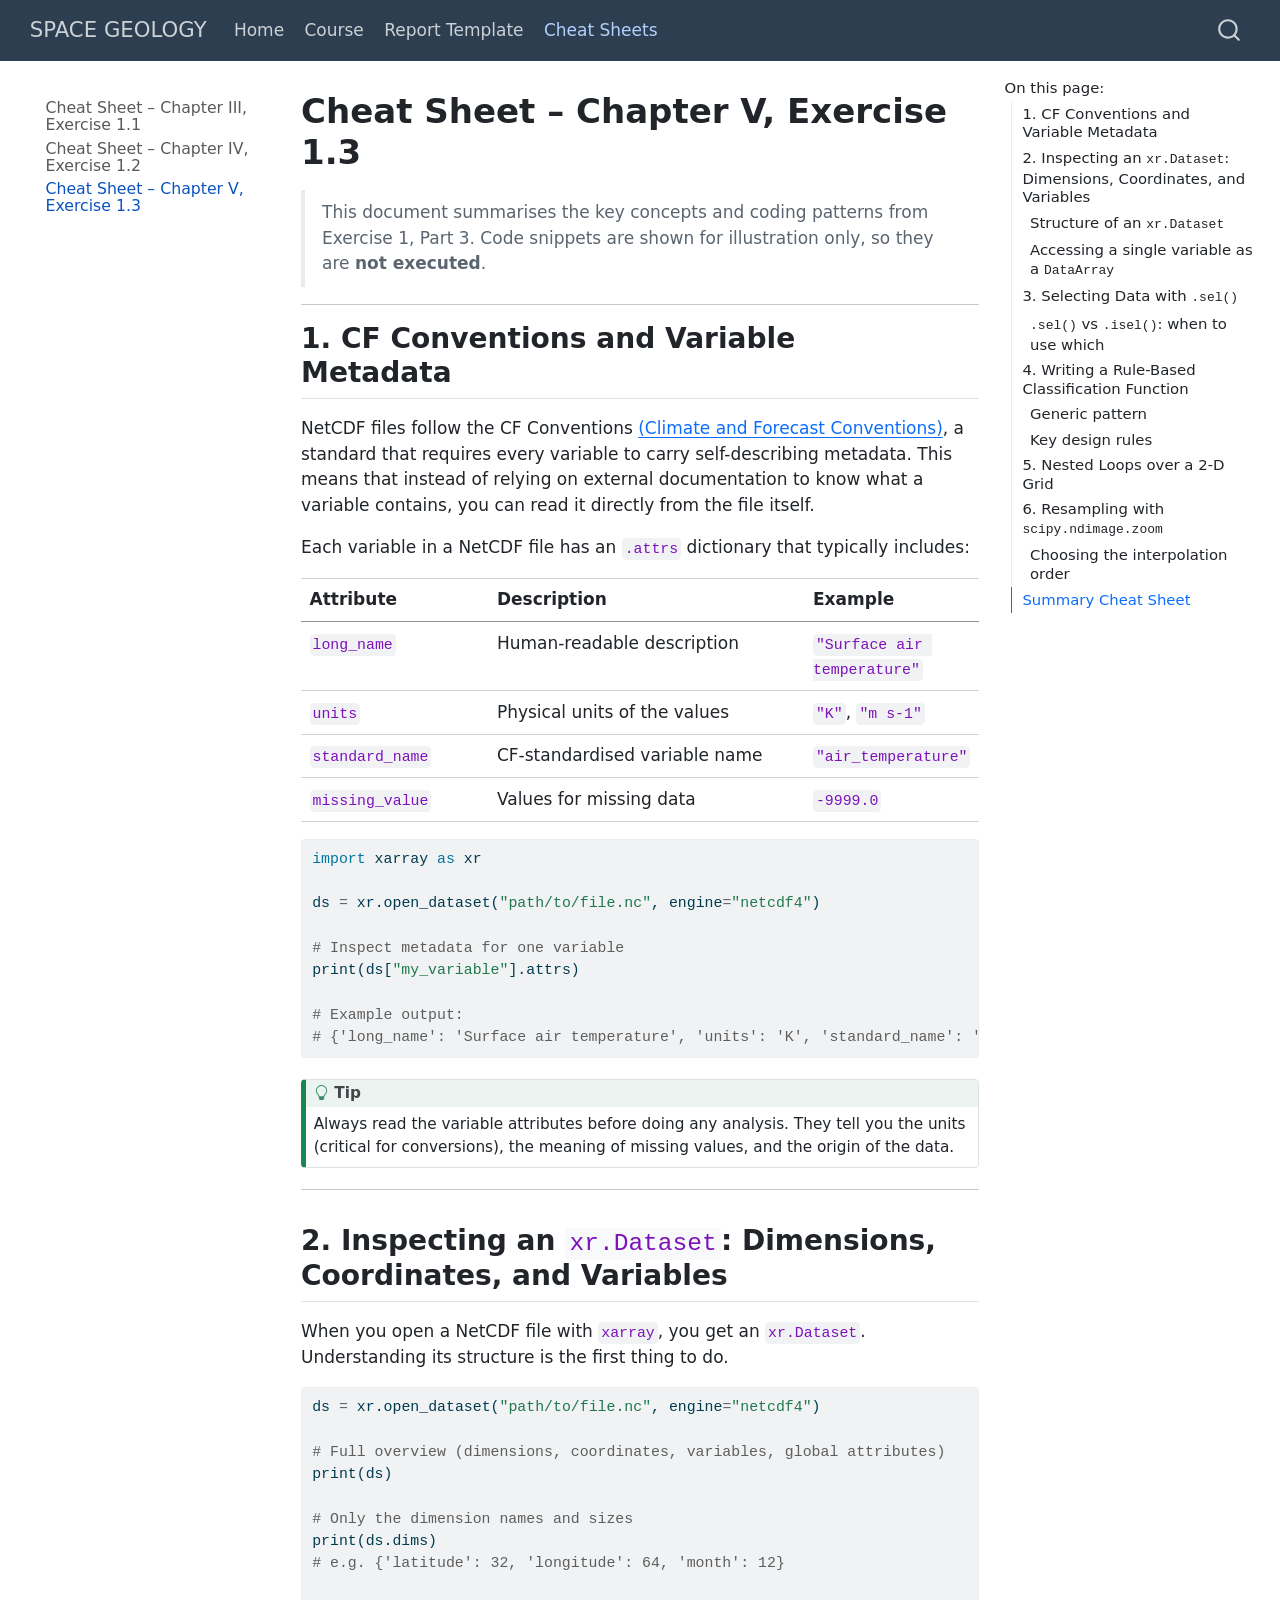
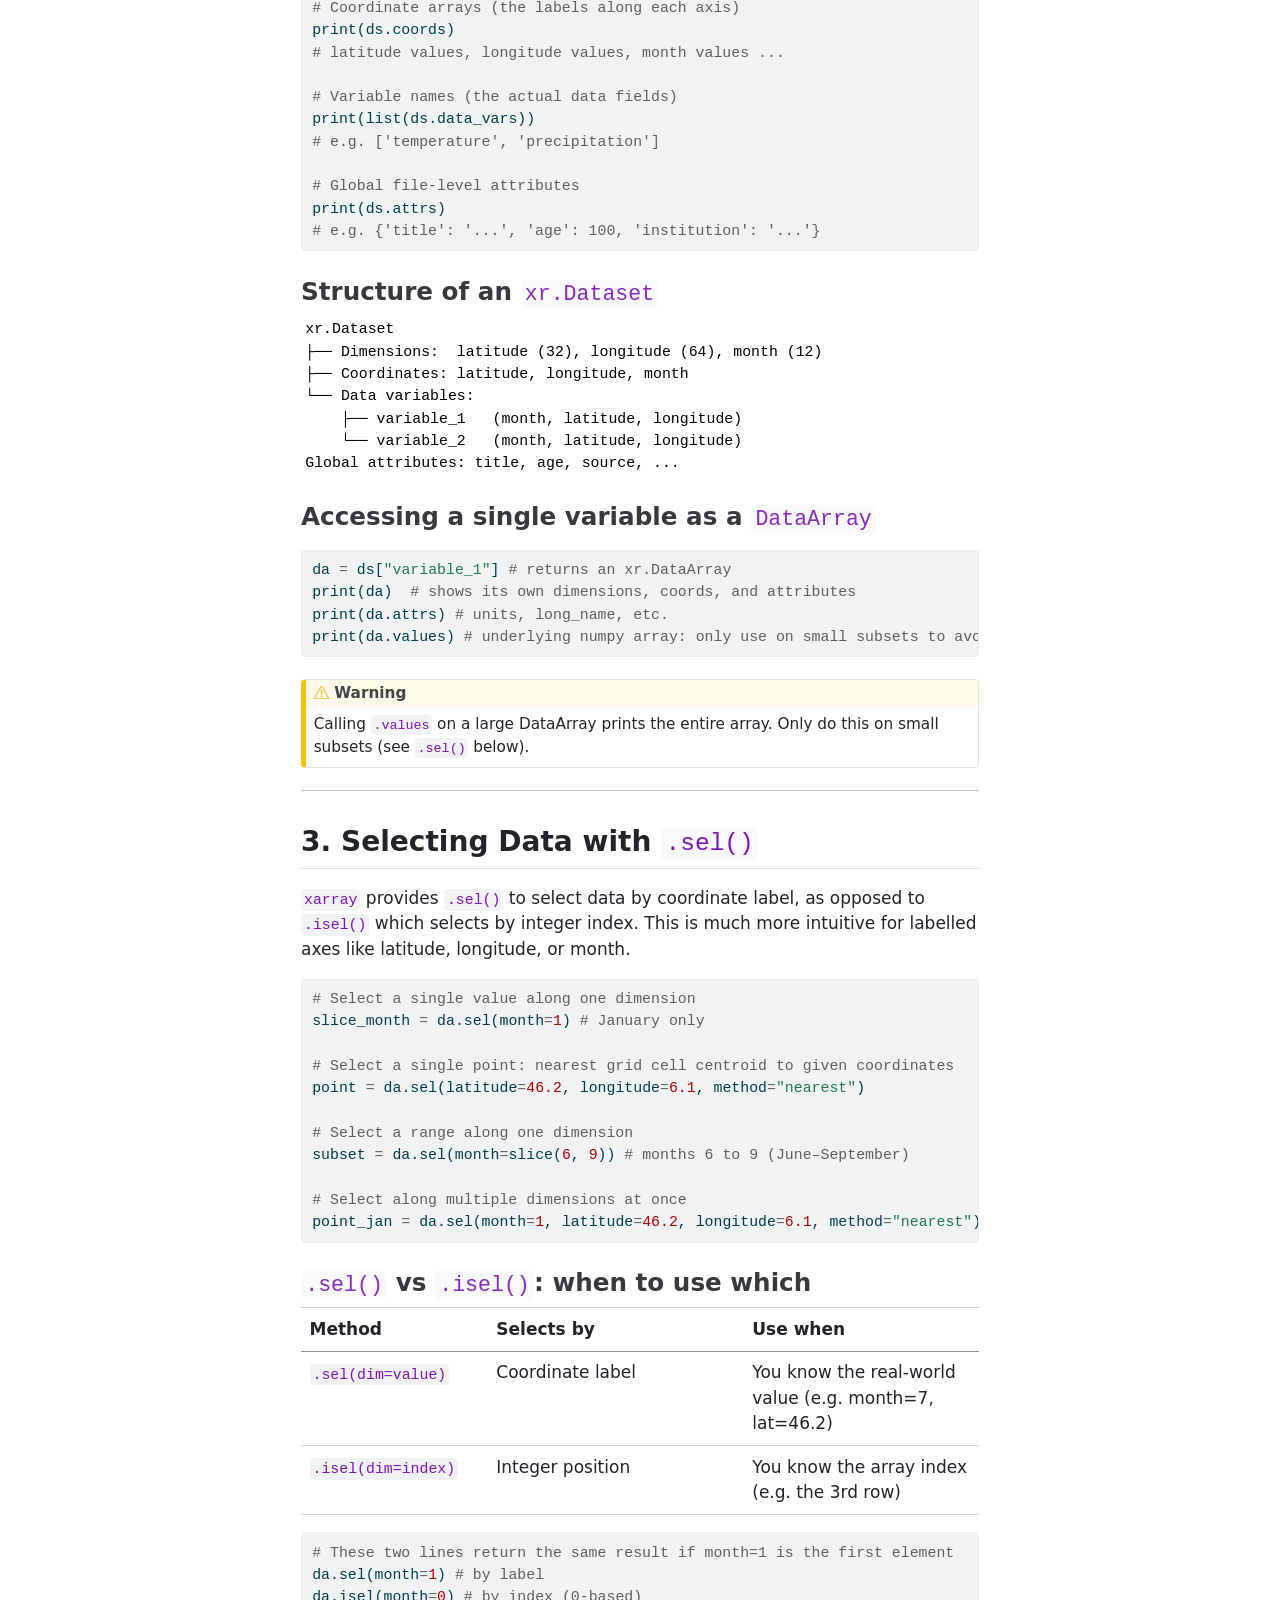
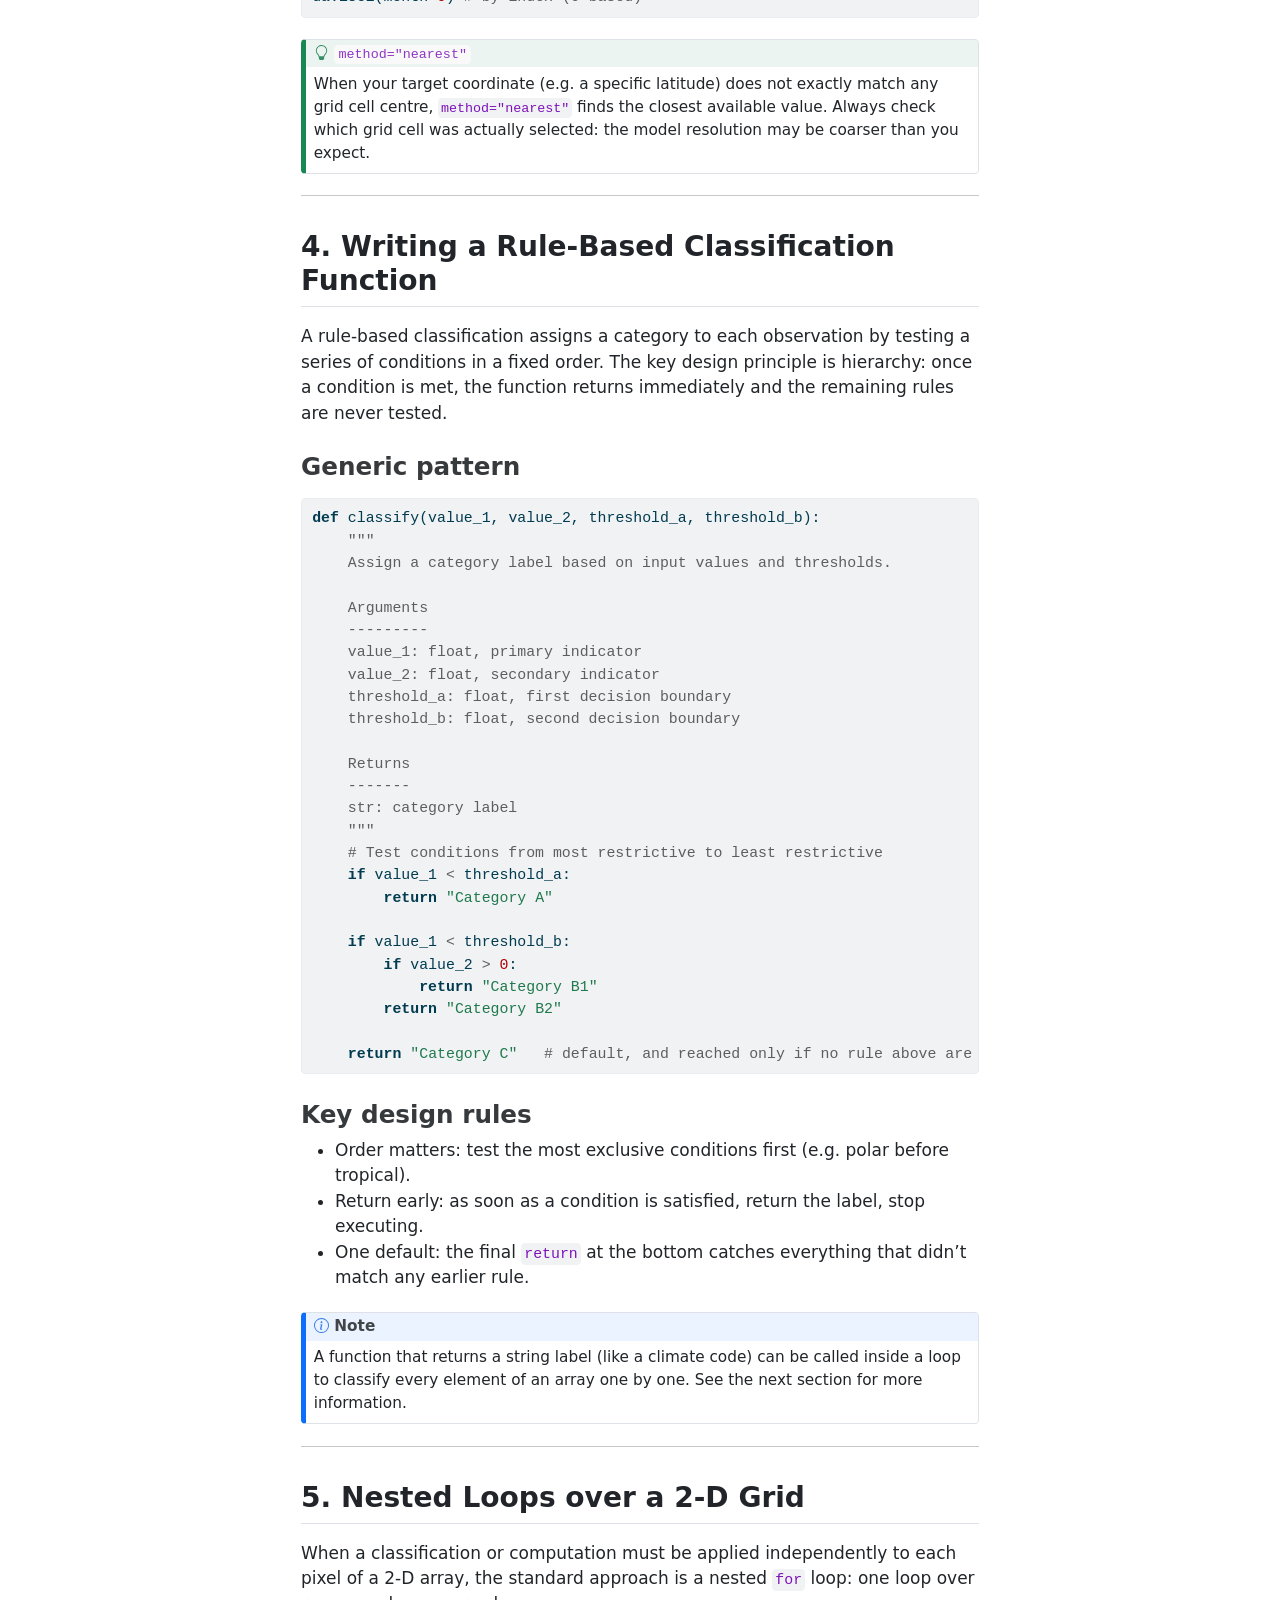
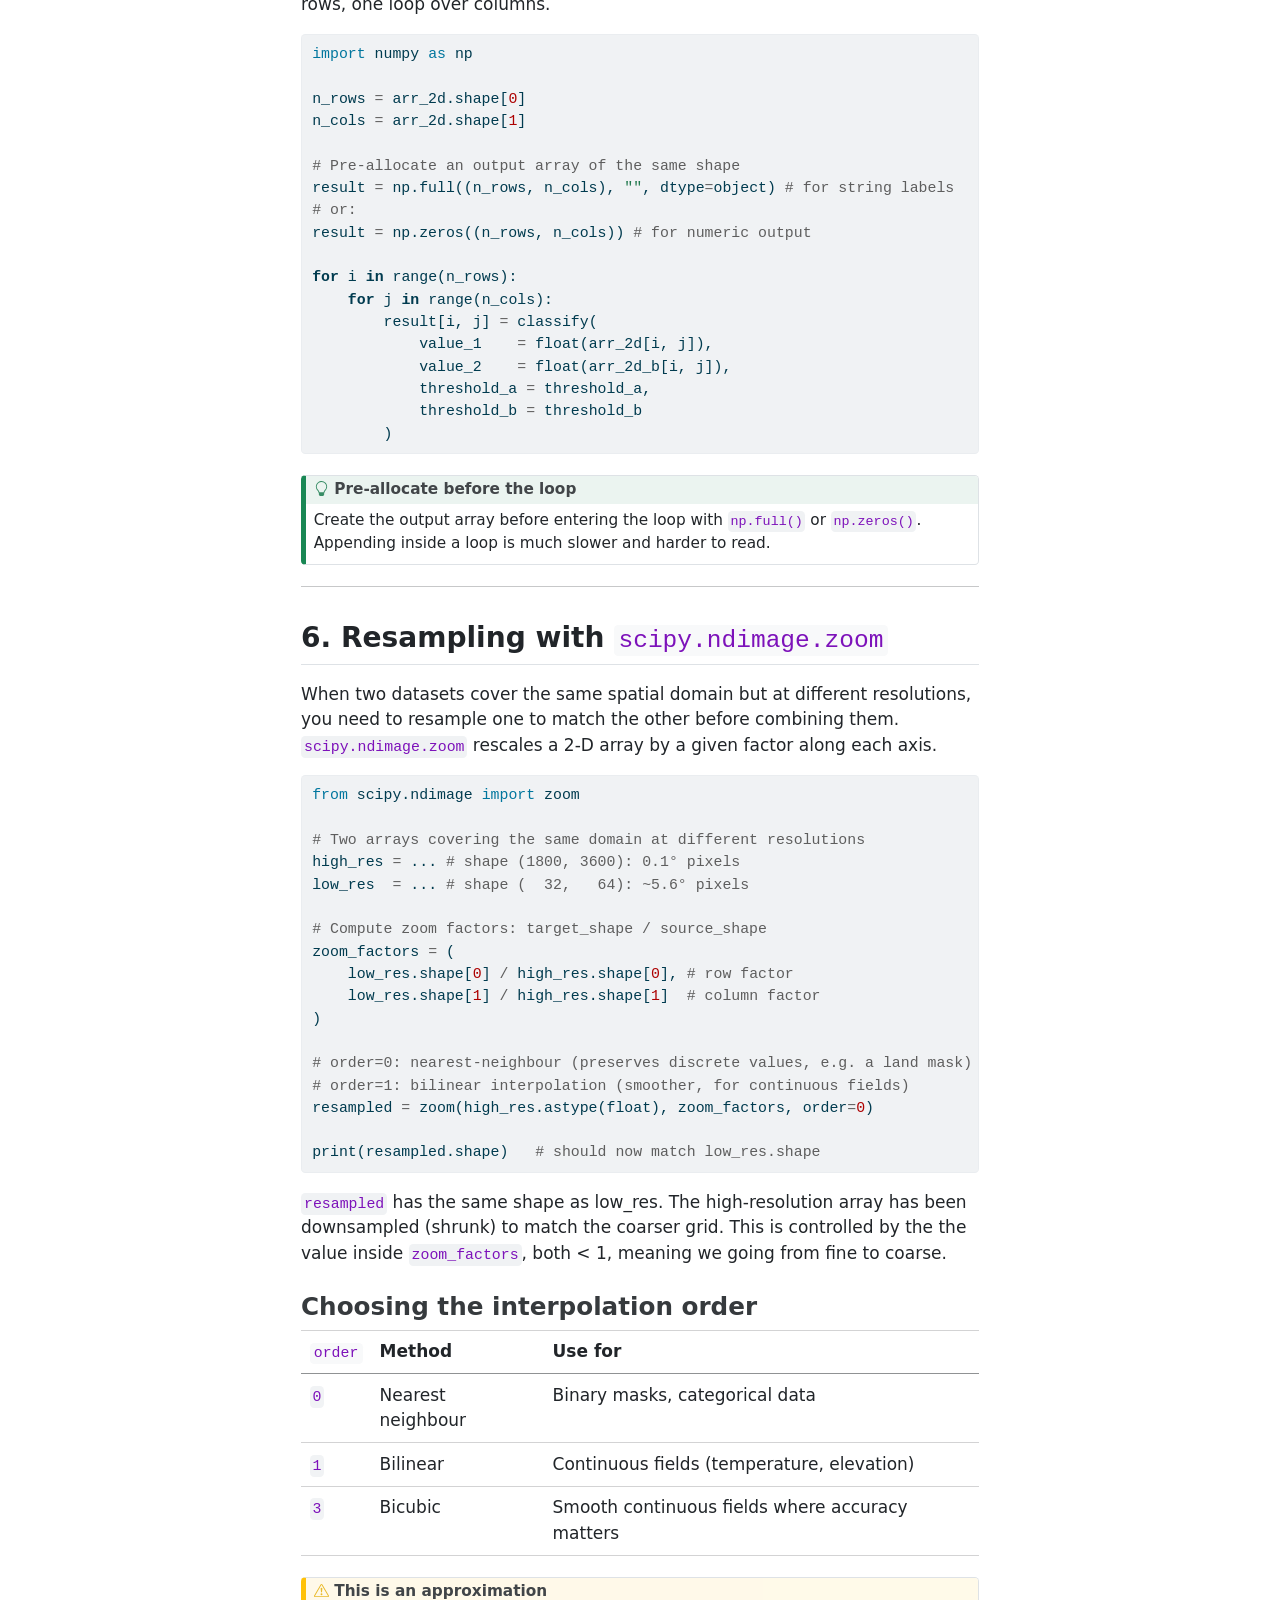
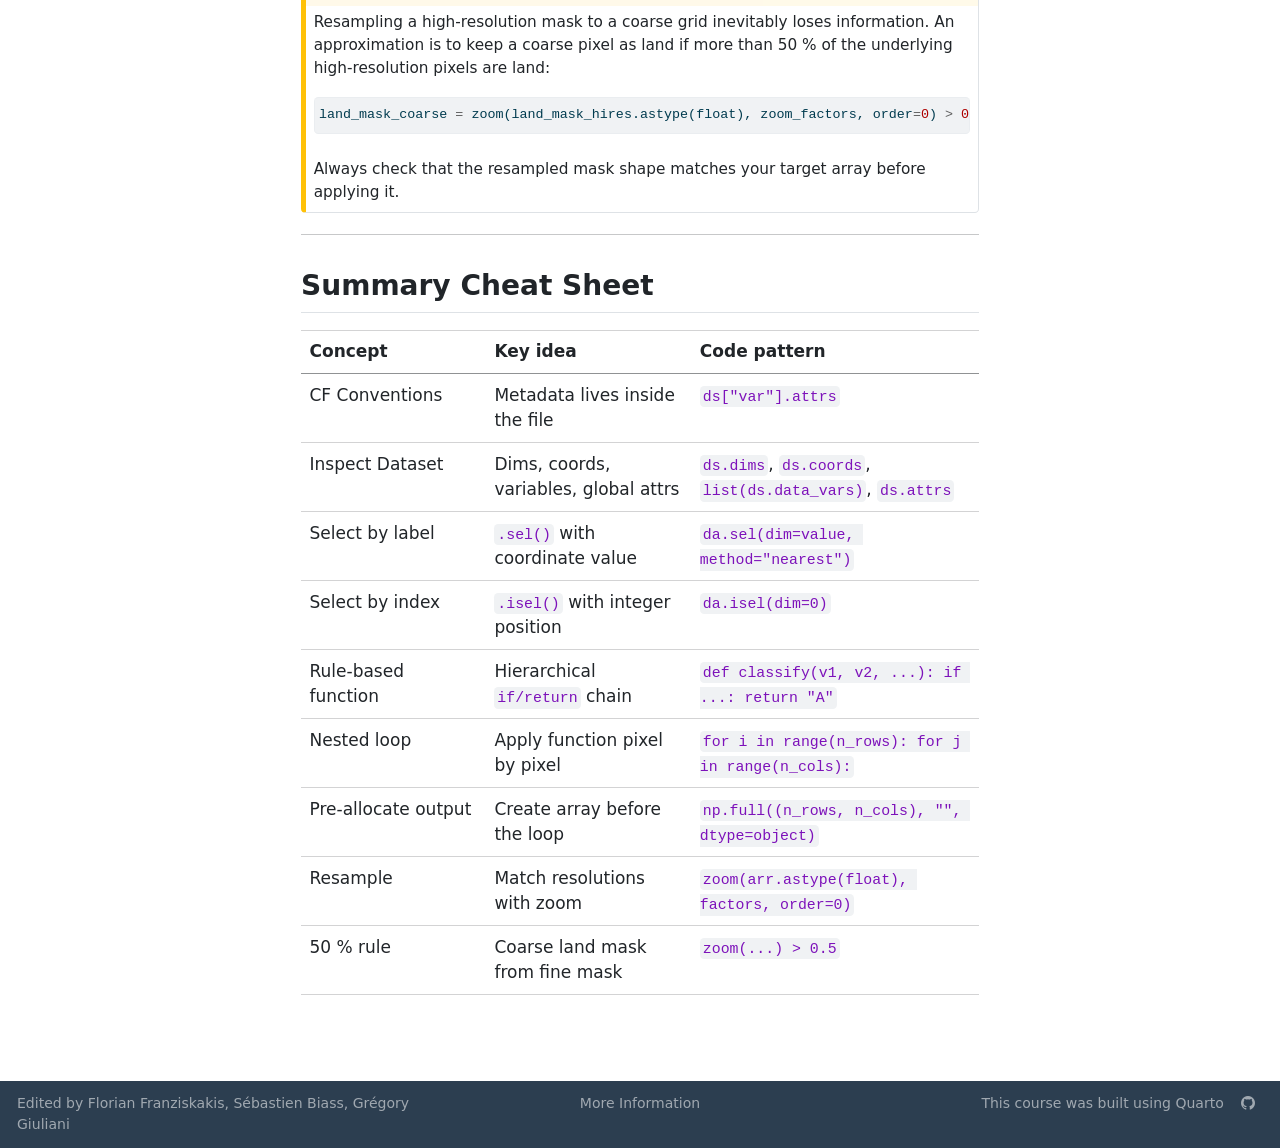
<file: cheat_sheets/cheat_sheet_chapter5_ex1_3.html>
<!DOCTYPE html>
<html xmlns="http://www.w3.org/1999/xhtml" lang="en" xml:lang="en"><head>

<meta charset="utf-8">
<meta name="generator" content="quarto-1.9.38">

<meta name="viewport" content="width=device-width, initial-scale=1.0, user-scalable=yes">


<title>Cheat Sheet – Chapter V, Exercise 1.3 – SPACE GEOLOGY</title>
<style>
/* Default styles provided by pandoc.
** See https://pandoc.org/MANUAL.html#variables-for-html for config info.
*/
code{white-space: pre-wrap;}
span.smallcaps{font-variant: small-caps;}
div.columns{display: flex; gap: min(4vw, 1.5em);}
div.column{flex: auto; overflow-x: auto;}
div.hanging-indent{margin-left: 1.5em; text-indent: -1.5em;}
ul.task-list{list-style: none;}
ul.task-list li input[type="checkbox"] {
  width: 0.8em;
  margin: 0 0.8em 0.2em -1em; /* quarto-specific, see https://github.com/quarto-dev/quarto-cli/issues/4556 */ 
  vertical-align: middle;
}
/* CSS for syntax highlighting */
html { -webkit-text-size-adjust: 100%; }
pre > code.sourceCode { white-space: pre; position: relative; }
pre > code.sourceCode > span { display: inline-block; line-height: 1.25; }
pre > code.sourceCode > span:empty { height: 1.2em; }
.sourceCode { overflow: visible; }
code.sourceCode > span { color: inherit; text-decoration: inherit; }
div.sourceCode { margin: 1em 0; }
pre.sourceCode { margin: 0; }
@media screen {
div.sourceCode { overflow: auto; }
}
@media print {
pre > code.sourceCode { white-space: pre-wrap; }
pre > code.sourceCode > span { text-indent: -5em; padding-left: 5em; }
}
pre.numberSource code
  { counter-reset: source-line 0; }
pre.numberSource code > span
  { position: relative; left: -4em; counter-increment: source-line; }
pre.numberSource code > span > a:first-child::before
  { content: counter(source-line);
    position: relative; left: -1em; text-align: right; vertical-align: baseline;
    border: none; display: inline-block;
    -webkit-touch-callout: none; -webkit-user-select: none;
    -khtml-user-select: none; -moz-user-select: none;
    -ms-user-select: none; user-select: none;
    padding: 0 4px; width: 4em;
  }
pre.numberSource { margin-left: 3em;  padding-left: 4px; }
div.sourceCode
  {   }
@media screen {
pre > code.sourceCode > span > a:first-child::before { text-decoration: underline; }
}
</style>


<script src="../site_libs/quarto-nav/quarto-nav.js"></script>
<script src="../site_libs/quarto-nav/headroom.min.js"></script>
<script src="../site_libs/clipboard/clipboard.min.js"></script>
<script src="../site_libs/quarto-search/autocomplete.umd.js"></script>
<script src="../site_libs/quarto-search/fuse.min.js"></script>
<script src="../site_libs/quarto-search/quarto-search.js"></script>
<meta name="quarto:offset" content="../">
<script src="../site_libs/quarto-html/quarto.js" type="module"></script>
<script src="../site_libs/quarto-html/tabsets/tabsets.js" type="module"></script>
<script src="../site_libs/quarto-html/popper.min.js"></script>
<script src="../site_libs/quarto-html/tippy.umd.min.js"></script>
<script src="../site_libs/quarto-html/anchor.min.js"></script>
<link href="../site_libs/quarto-html/tippy.css" rel="stylesheet">
<link href="../site_libs/quarto-html/quarto-syntax-highlighting-15634bcf2e68342d4ad2dfa704d543f6.css" rel="stylesheet" id="quarto-text-highlighting-styles">
<script src="../site_libs/bootstrap/bootstrap.min.js"></script>
<link href="../site_libs/bootstrap/bootstrap-icons.css" rel="stylesheet">
<link href="../site_libs/bootstrap/bootstrap-c2df445520f3cdb3a82324a8d95dbd81.min.css" rel="stylesheet" append-hash="true" id="quarto-bootstrap" data-mode="light">
<script id="quarto-search-options" type="application/json">{
  "location": "navbar",
  "copy-button": false,
  "collapse-after": 3,
  "panel-placement": "end",
  "type": "overlay",
  "limit": 50,
  "keyboard-shortcut": [
    "f",
    "/",
    "s"
  ],
  "show-item-context": false,
  "language": {
    "search-no-results-text": "No results",
    "search-matching-documents-text": "matching documents",
    "search-copy-link-title": "Copy link to search",
    "search-hide-matches-text": "Hide additional matches",
    "search-more-match-text": "more match in this document",
    "search-more-matches-text": "more matches in this document",
    "search-clear-button-title": "Clear",
    "search-text-placeholder": "",
    "search-detached-cancel-button-title": "Cancel",
    "search-submit-button-title": "Submit",
    "search-label": "Search"
  }
}</script>


</head>

<body class="nav-sidebar floating nav-fixed quarto-light">

<div id="quarto-search-results"></div>
  <header id="quarto-header" class="headroom fixed-top">
    <nav class="navbar navbar-expand-lg " data-bs-theme="dark">
      <div class="navbar-container container-fluid">
      <div class="navbar-brand-container mx-auto">
    <a class="navbar-brand" href="../index.html">
    <span class="navbar-title">SPACE GEOLOGY</span>
    </a>
  </div>
            <div id="quarto-search" class="" title="Search"></div>
          <button class="navbar-toggler" type="button" data-bs-toggle="collapse" data-bs-target="#navbarCollapse" aria-controls="navbarCollapse" role="menu" aria-expanded="false" aria-label="Toggle navigation" onclick="if (window.quartoToggleHeadroom) { window.quartoToggleHeadroom(); }">
  <span class="navbar-toggler-icon"></span>
</button>
          <div class="collapse navbar-collapse" id="navbarCollapse">
            <ul class="navbar-nav navbar-nav-scroll me-auto">
  <li class="nav-item">
    <a class="nav-link" href="../index.html"> 
<span class="menu-text">Home</span></a>
  </li>  
  <li class="nav-item">
    <a class="nav-link" href="../course/chapter1_intro.html"> 
<span class="menu-text">Course</span></a>
  </li>  
  <li class="nav-item">
    <a class="nav-link" href="../report/report.html"> 
<span class="menu-text">Report Template</span></a>
  </li>  
  <li class="nav-item">
    <a class="nav-link active" href="../cheat_sheets/cheat_sheet_chapter3_ex1_1.html" aria-current="page"> 
<span class="menu-text">Cheat Sheets</span></a>
  </li>  
</ul>
          </div> <!-- /navcollapse -->
            <div class="quarto-navbar-tools">
</div>
      </div> <!-- /container-fluid -->
    </nav>
  <nav class="quarto-secondary-nav">
    <div class="container-fluid d-flex">
      <button type="button" class="quarto-btn-toggle btn" data-bs-toggle="collapse" role="button" data-bs-target=".quarto-sidebar-collapse-item" aria-controls="quarto-sidebar" aria-expanded="false" aria-label="Toggle sidebar navigation" onclick="if (window.quartoToggleHeadroom) { window.quartoToggleHeadroom(); }">
        <i class="bi bi-layout-text-sidebar-reverse"></i>
      </button>
        <nav class="quarto-page-breadcrumbs" aria-label="breadcrumb"><ol class="breadcrumb"><li class="breadcrumb-item"><a href="../cheat_sheets/cheat_sheet_chapter5_ex1_3.html">Cheat Sheet – Chapter V, Exercise 1.3</a></li></ol></nav>
        <a class="flex-grow-1" role="navigation" data-bs-toggle="collapse" data-bs-target=".quarto-sidebar-collapse-item" aria-controls="quarto-sidebar" aria-expanded="false" aria-label="Toggle sidebar navigation" onclick="if (window.quartoToggleHeadroom) { window.quartoToggleHeadroom(); }">      
        </a>
    </div>
  </nav>
</header>
<!-- content -->
<div id="quarto-content" class="quarto-container page-columns page-rows-contents page-layout-article page-navbar">
<!-- sidebar -->
  <nav id="quarto-sidebar" class="sidebar collapse collapse-horizontal quarto-sidebar-collapse-item sidebar-navigation floating overflow-auto">
    <div class="sidebar-menu-container"> 
    <ul class="list-unstyled mt-1">
        <li class="sidebar-item">
  <div class="sidebar-item-container"> 
  <a href="../cheat_sheets/cheat_sheet_chapter3_ex1_1.html" class="sidebar-item-text sidebar-link">
 <span class="menu-text">Cheat Sheet – Chapter III, Exercise 1.1</span></a>
  </div>
</li>
        <li class="sidebar-item">
  <div class="sidebar-item-container"> 
  <a href="../cheat_sheets/cheat_sheet_chapter4_ex1_2.html" class="sidebar-item-text sidebar-link">
 <span class="menu-text">Cheat Sheet – Chapter IV, Exercise 1.2</span></a>
  </div>
</li>
        <li class="sidebar-item">
  <div class="sidebar-item-container"> 
  <a href="../cheat_sheets/cheat_sheet_chapter5_ex1_3.html" class="sidebar-item-text sidebar-link active">
 <span class="menu-text">Cheat Sheet – Chapter V, Exercise 1.3</span></a>
  </div>
</li>
    </ul>
    </div>
</nav>
<div id="quarto-sidebar-glass" class="quarto-sidebar-collapse-item" data-bs-toggle="collapse" data-bs-target=".quarto-sidebar-collapse-item"></div>
<!-- margin-sidebar -->
    <div id="quarto-margin-sidebar" class="sidebar margin-sidebar">
        <nav id="TOC" role="doc-toc" class="toc-active" data-toc-expanded="99">
    <h2 id="toc-title">On this page:</h2>
   
  <ul>
  <li><a href="#cf-conventions-and-variable-metadata" id="toc-cf-conventions-and-variable-metadata" class="nav-link active" data-scroll-target="#cf-conventions-and-variable-metadata">1. CF Conventions and Variable Metadata</a></li>
  <li><a href="#inspecting-an-xr.dataset-dimensions-coordinates-and-variables" id="toc-inspecting-an-xr.dataset-dimensions-coordinates-and-variables" class="nav-link" data-scroll-target="#inspecting-an-xr.dataset-dimensions-coordinates-and-variables">2. Inspecting an <code>xr.Dataset</code>: Dimensions, Coordinates, and Variables</a>
  <ul class="collapse">
  <li><a href="#structure-of-an-xr.dataset" id="toc-structure-of-an-xr.dataset" class="nav-link" data-scroll-target="#structure-of-an-xr.dataset">Structure of an <code>xr.Dataset</code></a></li>
  <li><a href="#accessing-a-single-variable-as-a-dataarray" id="toc-accessing-a-single-variable-as-a-dataarray" class="nav-link" data-scroll-target="#accessing-a-single-variable-as-a-dataarray">Accessing a single variable as a <code>DataArray</code></a></li>
  </ul></li>
  <li><a href="#selecting-data-with-.sel" id="toc-selecting-data-with-.sel" class="nav-link" data-scroll-target="#selecting-data-with-.sel">3. Selecting Data with <code>.sel()</code></a>
  <ul class="collapse">
  <li><a href="#sel-vs-.isel-when-to-use-which" id="toc-sel-vs-.isel-when-to-use-which" class="nav-link" data-scroll-target="#sel-vs-.isel-when-to-use-which"><code>.sel()</code> vs <code>.isel()</code>: when to use which</a></li>
  </ul></li>
  <li><a href="#writing-a-rule-based-classification-function" id="toc-writing-a-rule-based-classification-function" class="nav-link" data-scroll-target="#writing-a-rule-based-classification-function">4. Writing a Rule-Based Classification Function</a>
  <ul class="collapse">
  <li><a href="#generic-pattern" id="toc-generic-pattern" class="nav-link" data-scroll-target="#generic-pattern">Generic pattern</a></li>
  <li><a href="#key-design-rules" id="toc-key-design-rules" class="nav-link" data-scroll-target="#key-design-rules">Key design rules</a></li>
  </ul></li>
  <li><a href="#nested-loops-over-a-2-d-grid" id="toc-nested-loops-over-a-2-d-grid" class="nav-link" data-scroll-target="#nested-loops-over-a-2-d-grid">5. Nested Loops over a 2-D Grid</a></li>
  <li><a href="#resampling-with-scipy.ndimage.zoom" id="toc-resampling-with-scipy.ndimage.zoom" class="nav-link" data-scroll-target="#resampling-with-scipy.ndimage.zoom">6. Resampling with <code>scipy.ndimage.zoom</code></a>
  <ul class="collapse">
  <li><a href="#choosing-the-interpolation-order" id="toc-choosing-the-interpolation-order" class="nav-link" data-scroll-target="#choosing-the-interpolation-order">Choosing the interpolation order</a></li>
  </ul></li>
  <li><a href="#summary-cheat-sheet" id="toc-summary-cheat-sheet" class="nav-link" data-scroll-target="#summary-cheat-sheet">Summary Cheat Sheet</a></li>
  </ul>
</nav>
    </div>
<!-- main -->
<main class="content" id="quarto-document-content">

<header id="title-block-header" class="quarto-title-block default">
<div class="quarto-title">
<h1 class="title">Cheat Sheet – Chapter V, Exercise 1.3</h1>
</div>



<div class="quarto-title-meta">

    
  
    
  </div>
  


</header>


<blockquote class="blockquote">
<p>This document summarises the key concepts and coding patterns from Exercise 1, Part 3. Code snippets are shown for illustration only, so they are <strong>not executed</strong>.</p>
</blockquote>
<hr>
<section id="cf-conventions-and-variable-metadata" class="level2">
<h2 class="anchored" data-anchor-id="cf-conventions-and-variable-metadata">1. CF Conventions and Variable Metadata</h2>
<p>NetCDF files follow the CF Conventions <a href="https://cfconventions.org/">(Climate and Forecast Conventions)</a>, a standard that requires every variable to carry self-describing metadata. This means that instead of relying on external documentation to know what a variable contains, you can read it directly from the file itself.</p>
<p>Each variable in a NetCDF file has an <code>.attrs</code> dictionary that typically includes:</p>
<table class="caption-top table">
<colgroup>
<col style="width: 28%">
<col style="width: 48%">
<col style="width: 23%">
</colgroup>
<thead>
<tr class="header">
<th>Attribute</th>
<th>Description</th>
<th>Example</th>
</tr>
</thead>
<tbody>
<tr class="odd">
<td><code>long_name</code></td>
<td>Human-readable description</td>
<td><code>"Surface air temperature"</code></td>
</tr>
<tr class="even">
<td><code>units</code></td>
<td>Physical units of the values</td>
<td><code>"K"</code>, <code>"m s-1"</code></td>
</tr>
<tr class="odd">
<td><code>standard_name</code></td>
<td>CF-standardised variable name</td>
<td><code>"air_temperature"</code></td>
</tr>
<tr class="even">
<td><code>missing_value</code></td>
<td>Values for missing data</td>
<td><code>-9999.0</code></td>
</tr>
</tbody>
</table>
<div id="b3ac4e7f" class="cell" data-execution_count="1">
<div class="code-copy-outer-scaffold"><div class="sourceCode cell-code" id="cb1"><pre class="sourceCode python code-with-copy"><code class="sourceCode python"><span id="cb1-1"><a href="#cb1-1" aria-hidden="true" tabindex="-1"></a><span class="im">import</span> xarray <span class="im">as</span> xr</span>
<span id="cb1-2"><a href="#cb1-2" aria-hidden="true" tabindex="-1"></a></span>
<span id="cb1-3"><a href="#cb1-3" aria-hidden="true" tabindex="-1"></a>ds <span class="op">=</span> xr.open_dataset(<span class="st">"path/to/file.nc"</span>, engine<span class="op">=</span><span class="st">"netcdf4"</span>)</span>
<span id="cb1-4"><a href="#cb1-4" aria-hidden="true" tabindex="-1"></a></span>
<span id="cb1-5"><a href="#cb1-5" aria-hidden="true" tabindex="-1"></a><span class="co"># Inspect metadata for one variable</span></span>
<span id="cb1-6"><a href="#cb1-6" aria-hidden="true" tabindex="-1"></a><span class="bu">print</span>(ds[<span class="st">"my_variable"</span>].attrs)</span>
<span id="cb1-7"><a href="#cb1-7" aria-hidden="true" tabindex="-1"></a></span>
<span id="cb1-8"><a href="#cb1-8" aria-hidden="true" tabindex="-1"></a><span class="co"># Example output:</span></span>
<span id="cb1-9"><a href="#cb1-9" aria-hidden="true" tabindex="-1"></a><span class="co"># {'long_name': 'Surface air temperature', 'units': 'K', 'standard_name': 'air_temperature'}</span></span></code></pre></div><button title="Copy to Clipboard" class="code-copy-button"><i class="bi"></i></button></div>
</div>
<div class="callout callout-style-default callout-tip callout-titled">
<div class="callout-header d-flex align-content-center">
<div class="callout-icon-container">
<i class="callout-icon"></i>
</div>
<div class="callout-title-container flex-fill">
Tip
</div>
</div>
<div class="callout-body-container callout-body">
<p>Always read the variable attributes before doing any analysis. They tell you the units (critical for conversions), the meaning of missing values, and the origin of the data.</p>
</div>
</div>
<hr>
</section>
<section id="inspecting-an-xr.dataset-dimensions-coordinates-and-variables" class="level2">
<h2 class="anchored" data-anchor-id="inspecting-an-xr.dataset-dimensions-coordinates-and-variables">2. Inspecting an <code>xr.Dataset</code>: Dimensions, Coordinates, and Variables</h2>
<p>When you open a NetCDF file with <code>xarray</code>, you get an <code>xr.Dataset</code>. Understanding its structure is the first thing to do.</p>
<div id="f91d1b0f" class="cell" data-execution_count="2">
<div class="code-copy-outer-scaffold"><div class="sourceCode cell-code" id="cb2"><pre class="sourceCode python code-with-copy"><code class="sourceCode python"><span id="cb2-1"><a href="#cb2-1" aria-hidden="true" tabindex="-1"></a>ds <span class="op">=</span> xr.open_dataset(<span class="st">"path/to/file.nc"</span>, engine<span class="op">=</span><span class="st">"netcdf4"</span>)</span>
<span id="cb2-2"><a href="#cb2-2" aria-hidden="true" tabindex="-1"></a></span>
<span id="cb2-3"><a href="#cb2-3" aria-hidden="true" tabindex="-1"></a><span class="co"># Full overview (dimensions, coordinates, variables, global attributes)</span></span>
<span id="cb2-4"><a href="#cb2-4" aria-hidden="true" tabindex="-1"></a><span class="bu">print</span>(ds)</span>
<span id="cb2-5"><a href="#cb2-5" aria-hidden="true" tabindex="-1"></a></span>
<span id="cb2-6"><a href="#cb2-6" aria-hidden="true" tabindex="-1"></a><span class="co"># Only the dimension names and sizes</span></span>
<span id="cb2-7"><a href="#cb2-7" aria-hidden="true" tabindex="-1"></a><span class="bu">print</span>(ds.dims)</span>
<span id="cb2-8"><a href="#cb2-8" aria-hidden="true" tabindex="-1"></a><span class="co"># e.g. {'latitude': 32, 'longitude': 64, 'month': 12}</span></span>
<span id="cb2-9"><a href="#cb2-9" aria-hidden="true" tabindex="-1"></a></span>
<span id="cb2-10"><a href="#cb2-10" aria-hidden="true" tabindex="-1"></a><span class="co"># Coordinate arrays (the labels along each axis)</span></span>
<span id="cb2-11"><a href="#cb2-11" aria-hidden="true" tabindex="-1"></a><span class="bu">print</span>(ds.coords)</span>
<span id="cb2-12"><a href="#cb2-12" aria-hidden="true" tabindex="-1"></a><span class="co"># latitude values, longitude values, month values ...</span></span>
<span id="cb2-13"><a href="#cb2-13" aria-hidden="true" tabindex="-1"></a></span>
<span id="cb2-14"><a href="#cb2-14" aria-hidden="true" tabindex="-1"></a><span class="co"># Variable names (the actual data fields)</span></span>
<span id="cb2-15"><a href="#cb2-15" aria-hidden="true" tabindex="-1"></a><span class="bu">print</span>(<span class="bu">list</span>(ds.data_vars))</span>
<span id="cb2-16"><a href="#cb2-16" aria-hidden="true" tabindex="-1"></a><span class="co"># e.g. ['temperature', 'precipitation']</span></span>
<span id="cb2-17"><a href="#cb2-17" aria-hidden="true" tabindex="-1"></a></span>
<span id="cb2-18"><a href="#cb2-18" aria-hidden="true" tabindex="-1"></a><span class="co"># Global file-level attributes</span></span>
<span id="cb2-19"><a href="#cb2-19" aria-hidden="true" tabindex="-1"></a><span class="bu">print</span>(ds.attrs)</span>
<span id="cb2-20"><a href="#cb2-20" aria-hidden="true" tabindex="-1"></a><span class="co"># e.g. {'title': '...', 'age': 100, 'institution': '...'}</span></span></code></pre></div><button title="Copy to Clipboard" class="code-copy-button"><i class="bi"></i></button></div>
</div>
<section id="structure-of-an-xr.dataset" class="level3">
<h3 class="anchored" data-anchor-id="structure-of-an-xr.dataset">Structure of an <code>xr.Dataset</code></h3>
<pre><code>xr.Dataset
├── Dimensions:  latitude (32), longitude (64), month (12)
├── Coordinates: latitude, longitude, month
└── Data variables:
    ├── variable_1   (month, latitude, longitude)
    └── variable_2   (month, latitude, longitude)
Global attributes: title, age, source, ...</code></pre>
</section>
<section id="accessing-a-single-variable-as-a-dataarray" class="level3">
<h3 class="anchored" data-anchor-id="accessing-a-single-variable-as-a-dataarray">Accessing a single variable as a <code>DataArray</code></h3>
<div id="31f89517" class="cell" data-execution_count="3">
<div class="code-copy-outer-scaffold"><div class="sourceCode cell-code" id="cb4"><pre class="sourceCode python code-with-copy"><code class="sourceCode python"><span id="cb4-1"><a href="#cb4-1" aria-hidden="true" tabindex="-1"></a>da <span class="op">=</span> ds[<span class="st">"variable_1"</span>] <span class="co"># returns an xr.DataArray</span></span>
<span id="cb4-2"><a href="#cb4-2" aria-hidden="true" tabindex="-1"></a><span class="bu">print</span>(da)  <span class="co"># shows its own dimensions, coords, and attributes</span></span>
<span id="cb4-3"><a href="#cb4-3" aria-hidden="true" tabindex="-1"></a><span class="bu">print</span>(da.attrs) <span class="co"># units, long_name, etc.</span></span>
<span id="cb4-4"><a href="#cb4-4" aria-hidden="true" tabindex="-1"></a><span class="bu">print</span>(da.values) <span class="co"># underlying numpy array: only use on small subsets to avoid being overflooded with information!</span></span></code></pre></div><button title="Copy to Clipboard" class="code-copy-button"><i class="bi"></i></button></div>
</div>
<div class="callout callout-style-default callout-warning callout-titled">
<div class="callout-header d-flex align-content-center">
<div class="callout-icon-container">
<i class="callout-icon"></i>
</div>
<div class="callout-title-container flex-fill">
Warning
</div>
</div>
<div class="callout-body-container callout-body">
<p>Calling <code>.values</code> on a large DataArray prints the entire array. Only do this on small subsets (see <code>.sel()</code> below).</p>
</div>
</div>
<hr>
</section>
</section>
<section id="selecting-data-with-.sel" class="level2">
<h2 class="anchored" data-anchor-id="selecting-data-with-.sel">3. Selecting Data with <code>.sel()</code></h2>
<p><code>xarray</code> provides <code>.sel()</code> to select data by coordinate label, as opposed to <code>.isel()</code> which selects by integer index. This is much more intuitive for labelled axes like latitude, longitude, or month.</p>
<div id="598ae620" class="cell" data-execution_count="4">
<div class="code-copy-outer-scaffold"><div class="sourceCode cell-code" id="cb5"><pre class="sourceCode python code-with-copy"><code class="sourceCode python"><span id="cb5-1"><a href="#cb5-1" aria-hidden="true" tabindex="-1"></a><span class="co"># Select a single value along one dimension</span></span>
<span id="cb5-2"><a href="#cb5-2" aria-hidden="true" tabindex="-1"></a>slice_month <span class="op">=</span> da.sel(month<span class="op">=</span><span class="dv">1</span>) <span class="co"># January only</span></span>
<span id="cb5-3"><a href="#cb5-3" aria-hidden="true" tabindex="-1"></a></span>
<span id="cb5-4"><a href="#cb5-4" aria-hidden="true" tabindex="-1"></a><span class="co"># Select a single point: nearest grid cell centroid to given coordinates</span></span>
<span id="cb5-5"><a href="#cb5-5" aria-hidden="true" tabindex="-1"></a>point <span class="op">=</span> da.sel(latitude<span class="op">=</span><span class="fl">46.2</span>, longitude<span class="op">=</span><span class="fl">6.1</span>, method<span class="op">=</span><span class="st">"nearest"</span>)</span>
<span id="cb5-6"><a href="#cb5-6" aria-hidden="true" tabindex="-1"></a></span>
<span id="cb5-7"><a href="#cb5-7" aria-hidden="true" tabindex="-1"></a><span class="co"># Select a range along one dimension</span></span>
<span id="cb5-8"><a href="#cb5-8" aria-hidden="true" tabindex="-1"></a>subset <span class="op">=</span> da.sel(month<span class="op">=</span><span class="bu">slice</span>(<span class="dv">6</span>, <span class="dv">9</span>)) <span class="co"># months 6 to 9 (June–September)</span></span>
<span id="cb5-9"><a href="#cb5-9" aria-hidden="true" tabindex="-1"></a></span>
<span id="cb5-10"><a href="#cb5-10" aria-hidden="true" tabindex="-1"></a><span class="co"># Select along multiple dimensions at once</span></span>
<span id="cb5-11"><a href="#cb5-11" aria-hidden="true" tabindex="-1"></a>point_jan <span class="op">=</span> da.sel(month<span class="op">=</span><span class="dv">1</span>, latitude<span class="op">=</span><span class="fl">46.2</span>, longitude<span class="op">=</span><span class="fl">6.1</span>, method<span class="op">=</span><span class="st">"nearest"</span>)</span></code></pre></div><button title="Copy to Clipboard" class="code-copy-button"><i class="bi"></i></button></div>
</div>
<section id="sel-vs-.isel-when-to-use-which" class="level3">
<h3 class="anchored" data-anchor-id="sel-vs-.isel-when-to-use-which"><code>.sel()</code> vs <code>.isel()</code>: when to use which</h3>
<table class="caption-top table">
<colgroup>
<col style="width: 27%">
<col style="width: 37%">
<col style="width: 34%">
</colgroup>
<thead>
<tr class="header">
<th>Method</th>
<th>Selects by</th>
<th>Use when</th>
</tr>
</thead>
<tbody>
<tr class="odd">
<td><code>.sel(dim=value)</code></td>
<td>Coordinate label</td>
<td>You know the real-world value (e.g.&nbsp;month=7, lat=46.2)</td>
</tr>
<tr class="even">
<td><code>.isel(dim=index)</code></td>
<td>Integer position</td>
<td>You know the array index (e.g.&nbsp;the 3rd row)</td>
</tr>
</tbody>
</table>
<div id="60a42db1" class="cell" data-execution_count="5">
<div class="code-copy-outer-scaffold"><div class="sourceCode cell-code" id="cb6"><pre class="sourceCode python code-with-copy"><code class="sourceCode python"><span id="cb6-1"><a href="#cb6-1" aria-hidden="true" tabindex="-1"></a><span class="co"># These two lines return the same result if month=1 is the first element</span></span>
<span id="cb6-2"><a href="#cb6-2" aria-hidden="true" tabindex="-1"></a>da.sel(month<span class="op">=</span><span class="dv">1</span>) <span class="co"># by label</span></span>
<span id="cb6-3"><a href="#cb6-3" aria-hidden="true" tabindex="-1"></a>da.isel(month<span class="op">=</span><span class="dv">0</span>) <span class="co"># by index (0-based)</span></span></code></pre></div><button title="Copy to Clipboard" class="code-copy-button"><i class="bi"></i></button></div>
</div>
<div class="callout callout-style-default callout-tip callout-titled">
<div class="callout-header d-flex align-content-center">
<div class="callout-icon-container">
<i class="callout-icon"></i>
</div>
<div class="callout-title-container flex-fill">
<span class="screen-reader-only">Tip</span><code>method="nearest"</code>
</div>
</div>
<div class="callout-body-container callout-body">
<p>When your target coordinate (e.g.&nbsp;a specific latitude) does not exactly match any grid cell centre, <code>method="nearest"</code> finds the closest available value. Always check which grid cell was actually selected: the model resolution may be coarser than you expect.</p>
</div>
</div>
<hr>
</section>
</section>
<section id="writing-a-rule-based-classification-function" class="level2">
<h2 class="anchored" data-anchor-id="writing-a-rule-based-classification-function">4. Writing a Rule-Based Classification Function</h2>
<p>A rule-based classification assigns a category to each observation by testing a series of conditions in a fixed order. The key design principle is hierarchy: once a condition is met, the function returns immediately and the remaining rules are never tested.</p>
<section id="generic-pattern" class="level3">
<h3 class="anchored" data-anchor-id="generic-pattern">Generic pattern</h3>
<div id="ea4e153c" class="cell" data-execution_count="6">
<div class="code-copy-outer-scaffold"><div class="sourceCode cell-code" id="cb7"><pre class="sourceCode python code-with-copy"><code class="sourceCode python"><span id="cb7-1"><a href="#cb7-1" aria-hidden="true" tabindex="-1"></a><span class="kw">def</span> classify(value_1, value_2, threshold_a, threshold_b):</span>
<span id="cb7-2"><a href="#cb7-2" aria-hidden="true" tabindex="-1"></a>    <span class="co">"""</span></span>
<span id="cb7-3"><a href="#cb7-3" aria-hidden="true" tabindex="-1"></a><span class="co">    Assign a category label based on input values and thresholds.</span></span>
<span id="cb7-4"><a href="#cb7-4" aria-hidden="true" tabindex="-1"></a></span>
<span id="cb7-5"><a href="#cb7-5" aria-hidden="true" tabindex="-1"></a><span class="co">    Arguments</span></span>
<span id="cb7-6"><a href="#cb7-6" aria-hidden="true" tabindex="-1"></a><span class="co">    ---------</span></span>
<span id="cb7-7"><a href="#cb7-7" aria-hidden="true" tabindex="-1"></a><span class="co">    value_1: float, primary indicator</span></span>
<span id="cb7-8"><a href="#cb7-8" aria-hidden="true" tabindex="-1"></a><span class="co">    value_2: float, secondary indicator</span></span>
<span id="cb7-9"><a href="#cb7-9" aria-hidden="true" tabindex="-1"></a><span class="co">    threshold_a: float, first decision boundary</span></span>
<span id="cb7-10"><a href="#cb7-10" aria-hidden="true" tabindex="-1"></a><span class="co">    threshold_b: float, second decision boundary</span></span>
<span id="cb7-11"><a href="#cb7-11" aria-hidden="true" tabindex="-1"></a></span>
<span id="cb7-12"><a href="#cb7-12" aria-hidden="true" tabindex="-1"></a><span class="co">    Returns</span></span>
<span id="cb7-13"><a href="#cb7-13" aria-hidden="true" tabindex="-1"></a><span class="co">    -------</span></span>
<span id="cb7-14"><a href="#cb7-14" aria-hidden="true" tabindex="-1"></a><span class="co">    str: category label</span></span>
<span id="cb7-15"><a href="#cb7-15" aria-hidden="true" tabindex="-1"></a><span class="co">    """</span></span>
<span id="cb7-16"><a href="#cb7-16" aria-hidden="true" tabindex="-1"></a>    <span class="co"># Test conditions from most restrictive to least restrictive</span></span>
<span id="cb7-17"><a href="#cb7-17" aria-hidden="true" tabindex="-1"></a>    <span class="cf">if</span> value_1 <span class="op">&lt;</span> threshold_a:</span>
<span id="cb7-18"><a href="#cb7-18" aria-hidden="true" tabindex="-1"></a>        <span class="cf">return</span> <span class="st">"Category A"</span></span>
<span id="cb7-19"><a href="#cb7-19" aria-hidden="true" tabindex="-1"></a></span>
<span id="cb7-20"><a href="#cb7-20" aria-hidden="true" tabindex="-1"></a>    <span class="cf">if</span> value_1 <span class="op">&lt;</span> threshold_b:</span>
<span id="cb7-21"><a href="#cb7-21" aria-hidden="true" tabindex="-1"></a>        <span class="cf">if</span> value_2 <span class="op">&gt;</span> <span class="dv">0</span>:</span>
<span id="cb7-22"><a href="#cb7-22" aria-hidden="true" tabindex="-1"></a>            <span class="cf">return</span> <span class="st">"Category B1"</span></span>
<span id="cb7-23"><a href="#cb7-23" aria-hidden="true" tabindex="-1"></a>        <span class="cf">return</span> <span class="st">"Category B2"</span></span>
<span id="cb7-24"><a href="#cb7-24" aria-hidden="true" tabindex="-1"></a></span>
<span id="cb7-25"><a href="#cb7-25" aria-hidden="true" tabindex="-1"></a>    <span class="cf">return</span> <span class="st">"Category C"</span>   <span class="co"># default, and reached only if no rule above are met</span></span></code></pre></div><button title="Copy to Clipboard" class="code-copy-button"><i class="bi"></i></button></div>
</div>
</section>
<section id="key-design-rules" class="level3">
<h3 class="anchored" data-anchor-id="key-design-rules">Key design rules</h3>
<ul>
<li>Order matters: test the most exclusive conditions first (e.g.&nbsp;polar before tropical).</li>
<li>Return early: as soon as a condition is satisfied, return the label, stop executing.</li>
<li>One default: the final <code>return</code> at the bottom catches everything that didn’t match any earlier rule.</li>
</ul>
<div class="callout callout-style-default callout-note callout-titled">
<div class="callout-header d-flex align-content-center">
<div class="callout-icon-container">
<i class="callout-icon"></i>
</div>
<div class="callout-title-container flex-fill">
Note
</div>
</div>
<div class="callout-body-container callout-body">
<p>A function that returns a string label (like a climate code) can be called inside a loop to classify every element of an array one by one. See the next section for more information.</p>
</div>
</div>
<hr>
</section>
</section>
<section id="nested-loops-over-a-2-d-grid" class="level2">
<h2 class="anchored" data-anchor-id="nested-loops-over-a-2-d-grid">5. Nested Loops over a 2-D Grid</h2>
<p>When a classification or computation must be applied independently to each pixel of a 2-D array, the standard approach is a nested <code>for</code> loop: one loop over rows, one loop over columns.</p>
<div id="286aa968" class="cell" data-execution_count="7">
<div class="code-copy-outer-scaffold"><div class="sourceCode cell-code" id="cb8"><pre class="sourceCode python code-with-copy"><code class="sourceCode python"><span id="cb8-1"><a href="#cb8-1" aria-hidden="true" tabindex="-1"></a><span class="im">import</span> numpy <span class="im">as</span> np</span>
<span id="cb8-2"><a href="#cb8-2" aria-hidden="true" tabindex="-1"></a></span>
<span id="cb8-3"><a href="#cb8-3" aria-hidden="true" tabindex="-1"></a>n_rows <span class="op">=</span> arr_2d.shape[<span class="dv">0</span>]</span>
<span id="cb8-4"><a href="#cb8-4" aria-hidden="true" tabindex="-1"></a>n_cols <span class="op">=</span> arr_2d.shape[<span class="dv">1</span>]</span>
<span id="cb8-5"><a href="#cb8-5" aria-hidden="true" tabindex="-1"></a></span>
<span id="cb8-6"><a href="#cb8-6" aria-hidden="true" tabindex="-1"></a><span class="co"># Pre-allocate an output array of the same shape</span></span>
<span id="cb8-7"><a href="#cb8-7" aria-hidden="true" tabindex="-1"></a>result <span class="op">=</span> np.full((n_rows, n_cols), <span class="st">""</span>, dtype<span class="op">=</span><span class="bu">object</span>) <span class="co"># for string labels</span></span>
<span id="cb8-8"><a href="#cb8-8" aria-hidden="true" tabindex="-1"></a><span class="co"># or:</span></span>
<span id="cb8-9"><a href="#cb8-9" aria-hidden="true" tabindex="-1"></a>result <span class="op">=</span> np.zeros((n_rows, n_cols)) <span class="co"># for numeric output</span></span>
<span id="cb8-10"><a href="#cb8-10" aria-hidden="true" tabindex="-1"></a></span>
<span id="cb8-11"><a href="#cb8-11" aria-hidden="true" tabindex="-1"></a><span class="cf">for</span> i <span class="kw">in</span> <span class="bu">range</span>(n_rows):</span>
<span id="cb8-12"><a href="#cb8-12" aria-hidden="true" tabindex="-1"></a>    <span class="cf">for</span> j <span class="kw">in</span> <span class="bu">range</span>(n_cols):</span>
<span id="cb8-13"><a href="#cb8-13" aria-hidden="true" tabindex="-1"></a>        result[i, j] <span class="op">=</span> classify(</span>
<span id="cb8-14"><a href="#cb8-14" aria-hidden="true" tabindex="-1"></a>            value_1    <span class="op">=</span> <span class="bu">float</span>(arr_2d[i, j]),</span>
<span id="cb8-15"><a href="#cb8-15" aria-hidden="true" tabindex="-1"></a>            value_2    <span class="op">=</span> <span class="bu">float</span>(arr_2d_b[i, j]),</span>
<span id="cb8-16"><a href="#cb8-16" aria-hidden="true" tabindex="-1"></a>            threshold_a <span class="op">=</span> threshold_a,</span>
<span id="cb8-17"><a href="#cb8-17" aria-hidden="true" tabindex="-1"></a>            threshold_b <span class="op">=</span> threshold_b</span>
<span id="cb8-18"><a href="#cb8-18" aria-hidden="true" tabindex="-1"></a>        )</span></code></pre></div><button title="Copy to Clipboard" class="code-copy-button"><i class="bi"></i></button></div>
</div>
<div class="callout callout-style-default callout-tip callout-titled">
<div class="callout-header d-flex align-content-center">
<div class="callout-icon-container">
<i class="callout-icon"></i>
</div>
<div class="callout-title-container flex-fill">
<span class="screen-reader-only">Tip</span>Pre-allocate before the loop
</div>
</div>
<div class="callout-body-container callout-body">
<p>Create the output array before entering the loop with <code>np.full()</code> or <code>np.zeros()</code>. Appending inside a loop is much slower and harder to read.</p>
</div>
</div>
<hr>
</section>
<section id="resampling-with-scipy.ndimage.zoom" class="level2">
<h2 class="anchored" data-anchor-id="resampling-with-scipy.ndimage.zoom">6. Resampling with <code>scipy.ndimage.zoom</code></h2>
<p>When two datasets cover the same spatial domain but at different resolutions, you need to resample one to match the other before combining them. <code>scipy.ndimage.zoom</code> rescales a 2-D array by a given factor along each axis.</p>
<div id="78435c66" class="cell" data-execution_count="8">
<div class="code-copy-outer-scaffold"><div class="sourceCode cell-code" id="cb9"><pre class="sourceCode python code-with-copy"><code class="sourceCode python"><span id="cb9-1"><a href="#cb9-1" aria-hidden="true" tabindex="-1"></a><span class="im">from</span> scipy.ndimage <span class="im">import</span> zoom</span>
<span id="cb9-2"><a href="#cb9-2" aria-hidden="true" tabindex="-1"></a></span>
<span id="cb9-3"><a href="#cb9-3" aria-hidden="true" tabindex="-1"></a><span class="co"># Two arrays covering the same domain at different resolutions</span></span>
<span id="cb9-4"><a href="#cb9-4" aria-hidden="true" tabindex="-1"></a>high_res <span class="op">=</span> ... <span class="co"># shape (1800, 3600): 0.1° pixels</span></span>
<span id="cb9-5"><a href="#cb9-5" aria-hidden="true" tabindex="-1"></a>low_res  <span class="op">=</span> ... <span class="co"># shape (  32,   64): ~5.6° pixels</span></span>
<span id="cb9-6"><a href="#cb9-6" aria-hidden="true" tabindex="-1"></a></span>
<span id="cb9-7"><a href="#cb9-7" aria-hidden="true" tabindex="-1"></a><span class="co"># Compute zoom factors: target_shape / source_shape</span></span>
<span id="cb9-8"><a href="#cb9-8" aria-hidden="true" tabindex="-1"></a>zoom_factors <span class="op">=</span> (</span>
<span id="cb9-9"><a href="#cb9-9" aria-hidden="true" tabindex="-1"></a>    low_res.shape[<span class="dv">0</span>] <span class="op">/</span> high_res.shape[<span class="dv">0</span>], <span class="co"># row factor</span></span>
<span id="cb9-10"><a href="#cb9-10" aria-hidden="true" tabindex="-1"></a>    low_res.shape[<span class="dv">1</span>] <span class="op">/</span> high_res.shape[<span class="dv">1</span>]  <span class="co"># column factor</span></span>
<span id="cb9-11"><a href="#cb9-11" aria-hidden="true" tabindex="-1"></a>)</span>
<span id="cb9-12"><a href="#cb9-12" aria-hidden="true" tabindex="-1"></a></span>
<span id="cb9-13"><a href="#cb9-13" aria-hidden="true" tabindex="-1"></a><span class="co"># order=0: nearest-neighbour (preserves discrete values, e.g. a land mask)</span></span>
<span id="cb9-14"><a href="#cb9-14" aria-hidden="true" tabindex="-1"></a><span class="co"># order=1: bilinear interpolation (smoother, for continuous fields)</span></span>
<span id="cb9-15"><a href="#cb9-15" aria-hidden="true" tabindex="-1"></a>resampled <span class="op">=</span> zoom(high_res.astype(<span class="bu">float</span>), zoom_factors, order<span class="op">=</span><span class="dv">0</span>)</span>
<span id="cb9-16"><a href="#cb9-16" aria-hidden="true" tabindex="-1"></a></span>
<span id="cb9-17"><a href="#cb9-17" aria-hidden="true" tabindex="-1"></a><span class="bu">print</span>(resampled.shape)   <span class="co"># should now match low_res.shape</span></span></code></pre></div><button title="Copy to Clipboard" class="code-copy-button"><i class="bi"></i></button></div>
</div>
<p><code>resampled</code> has the same shape as low_res. The high-resolution array has been downsampled (shrunk) to match the coarser grid. This is controlled by the the value inside <code>zoom_factors</code>, both &lt; 1, meaning we going from fine to coarse.</p>
<section id="choosing-the-interpolation-order" class="level3">
<h3 class="anchored" data-anchor-id="choosing-the-interpolation-order">Choosing the interpolation order</h3>
<table class="caption-top table">
<thead>
<tr class="header">
<th><code>order</code></th>
<th>Method</th>
<th>Use for</th>
</tr>
</thead>
<tbody>
<tr class="odd">
<td><code>0</code></td>
<td>Nearest neighbour</td>
<td>Binary masks, categorical data</td>
</tr>
<tr class="even">
<td><code>1</code></td>
<td>Bilinear</td>
<td>Continuous fields (temperature, elevation)</td>
</tr>
<tr class="odd">
<td><code>3</code></td>
<td>Bicubic</td>
<td>Smooth continuous fields where accuracy matters</td>
</tr>
</tbody>
</table>
<div class="callout callout-style-default callout-warning callout-titled">
<div class="callout-header d-flex align-content-center">
<div class="callout-icon-container">
<i class="callout-icon"></i>
</div>
<div class="callout-title-container flex-fill">
<span class="screen-reader-only">Warning</span>This is an approximation
</div>
</div>
<div class="callout-body-container callout-body">
<p>Resampling a high-resolution mask to a coarse grid inevitably loses information. An approximation is to keep a coarse pixel as land if more than 50 % of the underlying high-resolution pixels are land:</p>
<div id="a1759e0f" class="cell" data-execution_count="9">
<div class="code-copy-outer-scaffold"><div class="sourceCode cell-code" id="cb10"><pre class="sourceCode python code-with-copy"><code class="sourceCode python"><span id="cb10-1"><a href="#cb10-1" aria-hidden="true" tabindex="-1"></a>land_mask_coarse <span class="op">=</span> zoom(land_mask_hires.astype(<span class="bu">float</span>), zoom_factors, order<span class="op">=</span><span class="dv">0</span>) <span class="op">&gt;</span> <span class="fl">0.5</span></span></code></pre></div><button title="Copy to Clipboard" class="code-copy-button"><i class="bi"></i></button></div>
</div>
<p>Always check that the resampled mask shape matches your target array before applying it.</p>
</div>
</div>
<hr>
</section>
</section>
<section id="summary-cheat-sheet" class="level2">
<h2 class="anchored" data-anchor-id="summary-cheat-sheet">Summary Cheat Sheet</h2>
<table class="caption-top table">
<colgroup>
<col style="width: 27%">
<col style="width: 30%">
<col style="width: 42%">
</colgroup>
<thead>
<tr class="header">
<th>Concept</th>
<th>Key idea</th>
<th>Code pattern</th>
</tr>
</thead>
<tbody>
<tr class="odd">
<td>CF Conventions</td>
<td>Metadata lives inside the file</td>
<td><code>ds["var"].attrs</code></td>
</tr>
<tr class="even">
<td>Inspect Dataset</td>
<td>Dims, coords, variables, global attrs</td>
<td><code>ds.dims</code>, <code>ds.coords</code>, <code>list(ds.data_vars)</code>, <code>ds.attrs</code></td>
</tr>
<tr class="odd">
<td>Select by label</td>
<td><code>.sel()</code> with coordinate value</td>
<td><code>da.sel(dim=value, method="nearest")</code></td>
</tr>
<tr class="even">
<td>Select by index</td>
<td><code>.isel()</code> with integer position</td>
<td><code>da.isel(dim=0)</code></td>
</tr>
<tr class="odd">
<td>Rule-based function</td>
<td>Hierarchical <code>if/return</code> chain</td>
<td><code>def classify(v1, v2, ...): if ...: return "A"</code></td>
</tr>
<tr class="even">
<td>Nested loop</td>
<td>Apply function pixel by pixel</td>
<td><code>for i in range(n_rows): for j in range(n_cols):</code></td>
</tr>
<tr class="odd">
<td>Pre-allocate output</td>
<td>Create array before the loop</td>
<td><code>np.full((n_rows, n_cols), "", dtype=object)</code></td>
</tr>
<tr class="even">
<td>Resample</td>
<td>Match resolutions with zoom</td>
<td><code>zoom(arr.astype(float), factors, order=0)</code></td>
</tr>
<tr class="odd">
<td>50 % rule</td>
<td>Coarse land mask from fine mask</td>
<td><code>zoom(...) &gt; 0.5</code></td>
</tr>
</tbody>
</table>


</section>

</main> <!-- /main -->
<script id="quarto-html-after-body" type="application/javascript">
  window.document.addEventListener("DOMContentLoaded", function (event) {
    const icon = "";
    const anchorJS = new window.AnchorJS();
    anchorJS.options = {
      placement: 'right',
      icon: icon
    };
    anchorJS.add('.anchored');
    const isCodeAnnotation = (el) => {
      for (const clz of el.classList) {
        if (clz.startsWith('code-annotation-')) {                     
          return true;
        }
      }
      return false;
    }
    const onCopySuccess = function(e) {
      // button target
      const button = e.trigger;
      // don't keep focus
      button.blur();
      // flash "checked"
      button.classList.add('code-copy-button-checked');
      var currentTitle = button.getAttribute("title");
      button.setAttribute("title", "Copied!");
      let tooltip;
      if (window.bootstrap) {
        button.setAttribute("data-bs-toggle", "tooltip");
        button.setAttribute("data-bs-placement", "left");
        button.setAttribute("data-bs-title", "Copied!");
        tooltip = new bootstrap.Tooltip(button, 
          { trigger: "manual", 
            customClass: "code-copy-button-tooltip",
            offset: [0, -8]});
        tooltip.show();    
      }
      setTimeout(function() {
        if (tooltip) {
          tooltip.hide();
          button.removeAttribute("data-bs-title");
          button.removeAttribute("data-bs-toggle");
          button.removeAttribute("data-bs-placement");
        }
        button.setAttribute("title", currentTitle);
        button.classList.remove('code-copy-button-checked');
      }, 1000);
      // clear code selection
      e.clearSelection();
    }
    const getTextToCopy = function(trigger) {
      const outerScaffold = trigger.parentElement.cloneNode(true);
      const codeEl = outerScaffold.querySelector('code');
      for (const childEl of codeEl.children) {
        if (isCodeAnnotation(childEl)) {
          childEl.remove();
        }
      }
      return codeEl.innerText;
    }
    const clipboard = new window.ClipboardJS('.code-copy-button:not([data-in-quarto-modal])', {
      text: getTextToCopy
    });
    clipboard.on('success', onCopySuccess);
    if (window.document.getElementById('quarto-embedded-source-code-modal')) {
      const clipboardModal = new window.ClipboardJS('.code-copy-button[data-in-quarto-modal]', {
        text: getTextToCopy,
        container: window.document.getElementById('quarto-embedded-source-code-modal')
      });
      clipboardModal.on('success', onCopySuccess);
    }
      var localhostRegex = new RegExp(/^(?:http|https):\/\/localhost\:?[0-9]*\//);
      var mailtoRegex = new RegExp(/^mailto:/);
        var filterRegex = new RegExp("https:\/\/unige-cgeom\.github\.io\/SPACE-GEOLOGY\/");
      var isInternal = (href) => {
          return filterRegex.test(href) || localhostRegex.test(href) || mailtoRegex.test(href);
      }
      // Inspect non-navigation links and adorn them if external
     var links = window.document.querySelectorAll('a[href]:not(.nav-link):not(.navbar-brand):not(.toc-action):not(.sidebar-link):not(.sidebar-item-toggle):not(.pagination-link):not(.no-external):not([aria-hidden]):not(.dropdown-item):not(.quarto-navigation-tool):not(.about-link)');
      for (var i=0; i<links.length; i++) {
        const link = links[i];
        if (!isInternal(link.href)) {
          // undo the damage that might have been done by quarto-nav.js in the case of
          // links that we want to consider external
          if (link.dataset.originalHref !== undefined) {
            link.href = link.dataset.originalHref;
          }
        }
      }
    function tippyHover(el, contentFn, onTriggerFn, onUntriggerFn) {
      const config = {
        allowHTML: true,
        maxWidth: 500,
        delay: 100,
        arrow: false,
        appendTo: function(el) {
            return el.parentElement;
        },
        interactive: true,
        interactiveBorder: 10,
        theme: 'quarto',
        placement: 'bottom-start',
      };
      if (contentFn) {
        config.content = contentFn;
      }
      if (onTriggerFn) {
        config.onTrigger = onTriggerFn;
      }
      if (onUntriggerFn) {
        config.onUntrigger = onUntriggerFn;
      }
      window.tippy(el, config); 
    }
    const noterefs = window.document.querySelectorAll('a[role="doc-noteref"]');
    for (var i=0; i<noterefs.length; i++) {
      const ref = noterefs[i];
      tippyHover(ref, function() {
        // use id or data attribute instead here
        let href = ref.getAttribute('data-footnote-href') || ref.getAttribute('href');
        try { href = new URL(href).hash; } catch {}
        const id = href.replace(/^#\/?/, "");
        const note = window.document.getElementById(id);
        if (note) {
          return note.innerHTML;
        } else {
          return "";
        }
      });
    }
    const xrefs = window.document.querySelectorAll('a.quarto-xref');
    const processXRef = (id, note) => {
      // Strip column container classes
      const stripColumnClz = (el) => {
        el.classList.remove("page-full", "page-columns");
        if (el.children) {
          for (const child of el.children) {
            stripColumnClz(child);
          }
        }
      }
      stripColumnClz(note)
      if (id === null || id.startsWith('sec-')) {
        // Special case sections, only their first couple elements
        const container = document.createElement("div");
        if (note.children && note.children.length > 2) {
          container.appendChild(note.children[0].cloneNode(true));
          for (let i = 1; i < note.children.length; i++) {
            const child = note.children[i];
            if (child.tagName === "P" && child.innerText === "") {
              continue;
            } else {
              container.appendChild(child.cloneNode(true));
              break;
            }
          }
          if (window.Quarto?.typesetMath) {
            window.Quarto.typesetMath(container);
          }
          return container.innerHTML
        } else {
          if (window.Quarto?.typesetMath) {
            window.Quarto.typesetMath(note);
          }
          return note.innerHTML;
        }
      } else {
        // Remove any anchor links if they are present
        const anchorLink = note.querySelector('a.anchorjs-link');
        if (anchorLink) {
          anchorLink.remove();
        }
        if (window.Quarto?.typesetMath) {
          window.Quarto.typesetMath(note);
        }
        if (note.classList.contains("callout")) {
          return note.outerHTML;
        } else {
          return note.innerHTML;
        }
      }
    }
    for (var i=0; i<xrefs.length; i++) {
      const xref = xrefs[i];
      tippyHover(xref, undefined, function(instance) {
        instance.disable();
        let url = xref.getAttribute('href');
        let hash = undefined; 
        if (url.startsWith('#')) {
          hash = url;
        } else {
          try { hash = new URL(url).hash; } catch {}
        }
        if (hash) {
          const id = hash.replace(/^#\/?/, "");
          const note = window.document.getElementById(id);
          if (note !== null) {
            try {
              const html = processXRef(id, note.cloneNode(true));
              instance.setContent(html);
            } finally {
              instance.enable();
              instance.show();
            }
          } else {
            // See if we can fetch this
            fetch(url.split('#')[0])
            .then(res => res.text())
            .then(html => {
              const parser = new DOMParser();
              const htmlDoc = parser.parseFromString(html, "text/html");
              const note = htmlDoc.getElementById(id);
              if (note !== null) {
                const html = processXRef(id, note);
                instance.setContent(html);
              } 
            }).finally(() => {
              instance.enable();
              instance.show();
            });
          }
        } else {
          // See if we can fetch a full url (with no hash to target)
          // This is a special case and we should probably do some content thinning / targeting
          fetch(url)
          .then(res => res.text())
          .then(html => {
            const parser = new DOMParser();
            const htmlDoc = parser.parseFromString(html, "text/html");
            const note = htmlDoc.querySelector('main.content');
            if (note !== null) {
              // This should only happen for chapter cross references
              // (since there is no id in the URL)
              // remove the first header
              if (note.children.length > 0 && note.children[0].tagName === "HEADER") {
                note.children[0].remove();
              }
              const html = processXRef(null, note);
              instance.setContent(html);
            } 
          }).finally(() => {
            instance.enable();
            instance.show();
          });
        }
      }, function(instance) {
      });
    }
        let selectedAnnoteEl;
        const selectorForAnnotation = ( cell, annotation) => {
          let cellAttr = 'data-code-cell="' + cell + '"';
          let lineAttr = 'data-code-annotation="' +  annotation + '"';
          const selector = 'span[' + cellAttr + '][' + lineAttr + ']';
          return selector;
        }
        const selectCodeLines = (annoteEl) => {
          const doc = window.document;
          const targetCell = annoteEl.getAttribute("data-target-cell");
          const targetAnnotation = annoteEl.getAttribute("data-target-annotation");
          const annoteSpan = window.document.querySelector(selectorForAnnotation(targetCell, targetAnnotation));
          const lines = annoteSpan.getAttribute("data-code-lines").split(",");
          const lineIds = lines.map((line) => {
            return targetCell + "-" + line;
          })
          let top = null;
          let height = null;
          let parent = null;
          if (lineIds.length > 0) {
              //compute the position of the single el (top and bottom and make a div)
              const el = window.document.getElementById(lineIds[0]);
              top = el.offsetTop;
              height = el.offsetHeight;
              parent = el.parentElement.parentElement;
            if (lineIds.length > 1) {
              const lastEl = window.document.getElementById(lineIds[lineIds.length - 1]);
              const bottom = lastEl.offsetTop + lastEl.offsetHeight;
              height = bottom - top;
            }
            if (top !== null && height !== null && parent !== null) {
              // cook up a div (if necessary) and position it 
              let div = window.document.getElementById("code-annotation-line-highlight");
              if (div === null) {
                div = window.document.createElement("div");
                div.setAttribute("id", "code-annotation-line-highlight");
                div.style.position = 'absolute';
                parent.appendChild(div);
              }
              div.style.top = top - 2 + "px";
              div.style.height = height + 4 + "px";
              div.style.left = 0;
              let gutterDiv = window.document.getElementById("code-annotation-line-highlight-gutter");
              if (gutterDiv === null) {
                gutterDiv = window.document.createElement("div");
                gutterDiv.setAttribute("id", "code-annotation-line-highlight-gutter");
                gutterDiv.style.position = 'absolute';
                const codeCell = window.document.getElementById(targetCell);
                const gutter = codeCell.querySelector('.code-annotation-gutter');
                gutter.appendChild(gutterDiv);
              }
              gutterDiv.style.top = top - 2 + "px";
              gutterDiv.style.height = height + 4 + "px";
            }
            selectedAnnoteEl = annoteEl;
          }
        };
        const unselectCodeLines = () => {
          const elementsIds = ["code-annotation-line-highlight", "code-annotation-line-highlight-gutter"];
          elementsIds.forEach((elId) => {
            const div = window.document.getElementById(elId);
            if (div) {
              div.remove();
            }
          });
          selectedAnnoteEl = undefined;
        };
          // Handle positioning of the toggle
      window.addEventListener(
        "resize",
        throttle(() => {
          elRect = undefined;
          if (selectedAnnoteEl) {
            selectCodeLines(selectedAnnoteEl);
          }
        }, 10)
      );
      function throttle(fn, ms) {
      let throttle = false;
      let timer;
        return (...args) => {
          if(!throttle) { // first call gets through
              fn.apply(this, args);
              throttle = true;
          } else { // all the others get throttled
              if(timer) clearTimeout(timer); // cancel #2
              timer = setTimeout(() => {
                fn.apply(this, args);
                timer = throttle = false;
              }, ms);
          }
        };
      }
        // Attach click handler to the DT
        const annoteDls = window.document.querySelectorAll('dt[data-target-cell]');
        for (const annoteDlNode of annoteDls) {
          annoteDlNode.addEventListener('click', (event) => {
            const clickedEl = event.target;
            if (clickedEl !== selectedAnnoteEl) {
              unselectCodeLines();
              const activeEl = window.document.querySelector('dt[data-target-cell].code-annotation-active');
              if (activeEl) {
                activeEl.classList.remove('code-annotation-active');
              }
              selectCodeLines(clickedEl);
              clickedEl.classList.add('code-annotation-active');
            } else {
              // Unselect the line
              unselectCodeLines();
              clickedEl.classList.remove('code-annotation-active');
            }
          });
        }
    const findCites = (el) => {
      const parentEl = el.parentElement;
      if (parentEl) {
        const cites = parentEl.dataset.cites;
        if (cites) {
          return {
            el,
            cites: cites.split(' ')
          };
        } else {
          return findCites(el.parentElement)
        }
      } else {
        return undefined;
      }
    };
    var bibliorefs = window.document.querySelectorAll('a[role="doc-biblioref"]');
    for (var i=0; i<bibliorefs.length; i++) {
      const ref = bibliorefs[i];
      const citeInfo = findCites(ref);
      if (citeInfo) {
        tippyHover(citeInfo.el, function() {
          var popup = window.document.createElement('div');
          citeInfo.cites.forEach(function(cite) {
            var citeDiv = window.document.createElement('div');
            citeDiv.classList.add('hanging-indent');
            citeDiv.classList.add('csl-entry');
            var biblioDiv = window.document.getElementById('ref-' + cite);
            if (biblioDiv) {
              citeDiv.innerHTML = biblioDiv.innerHTML;
            }
            popup.appendChild(citeDiv);
          });
          return popup.innerHTML;
        });
      }
    }
  });
  </script>
</div> <!-- /content -->
<footer class="footer">
  <div class="nav-footer">
    <div class="nav-footer-left">
      <ul class="footer-items list-unstyled">
    <li class="nav-item">
 Edited by Florian Franziskakis, Sébastien Biass, Grégory Giuliani
  </li>  
</ul>
    </div>   
    <div class="nav-footer-center">
      <ul class="footer-items list-unstyled">
    <li class="nav-item">
    <a class="nav-link" href="../info/license.html">
<p>More Information</p>
</a>
  </li>  
</ul>
    </div>
    <div class="nav-footer-right">
      <ul class="footer-items list-unstyled">
    <li class="nav-item">
    <a class="nav-link" href="https://quarto.org/">
<p>This course was built using Quarto</p>
</a>
  </li>  
    <li class="nav-item compact">
    <a class="nav-link" href="https://github.com/unige-cgeom/SPACE-GEOLOGY">
      <i class="bi bi-github" role="img">
</i> 
    </a>
  </li>  
</ul>
    </div>
  </div>
</footer>




</body></html>
</file>
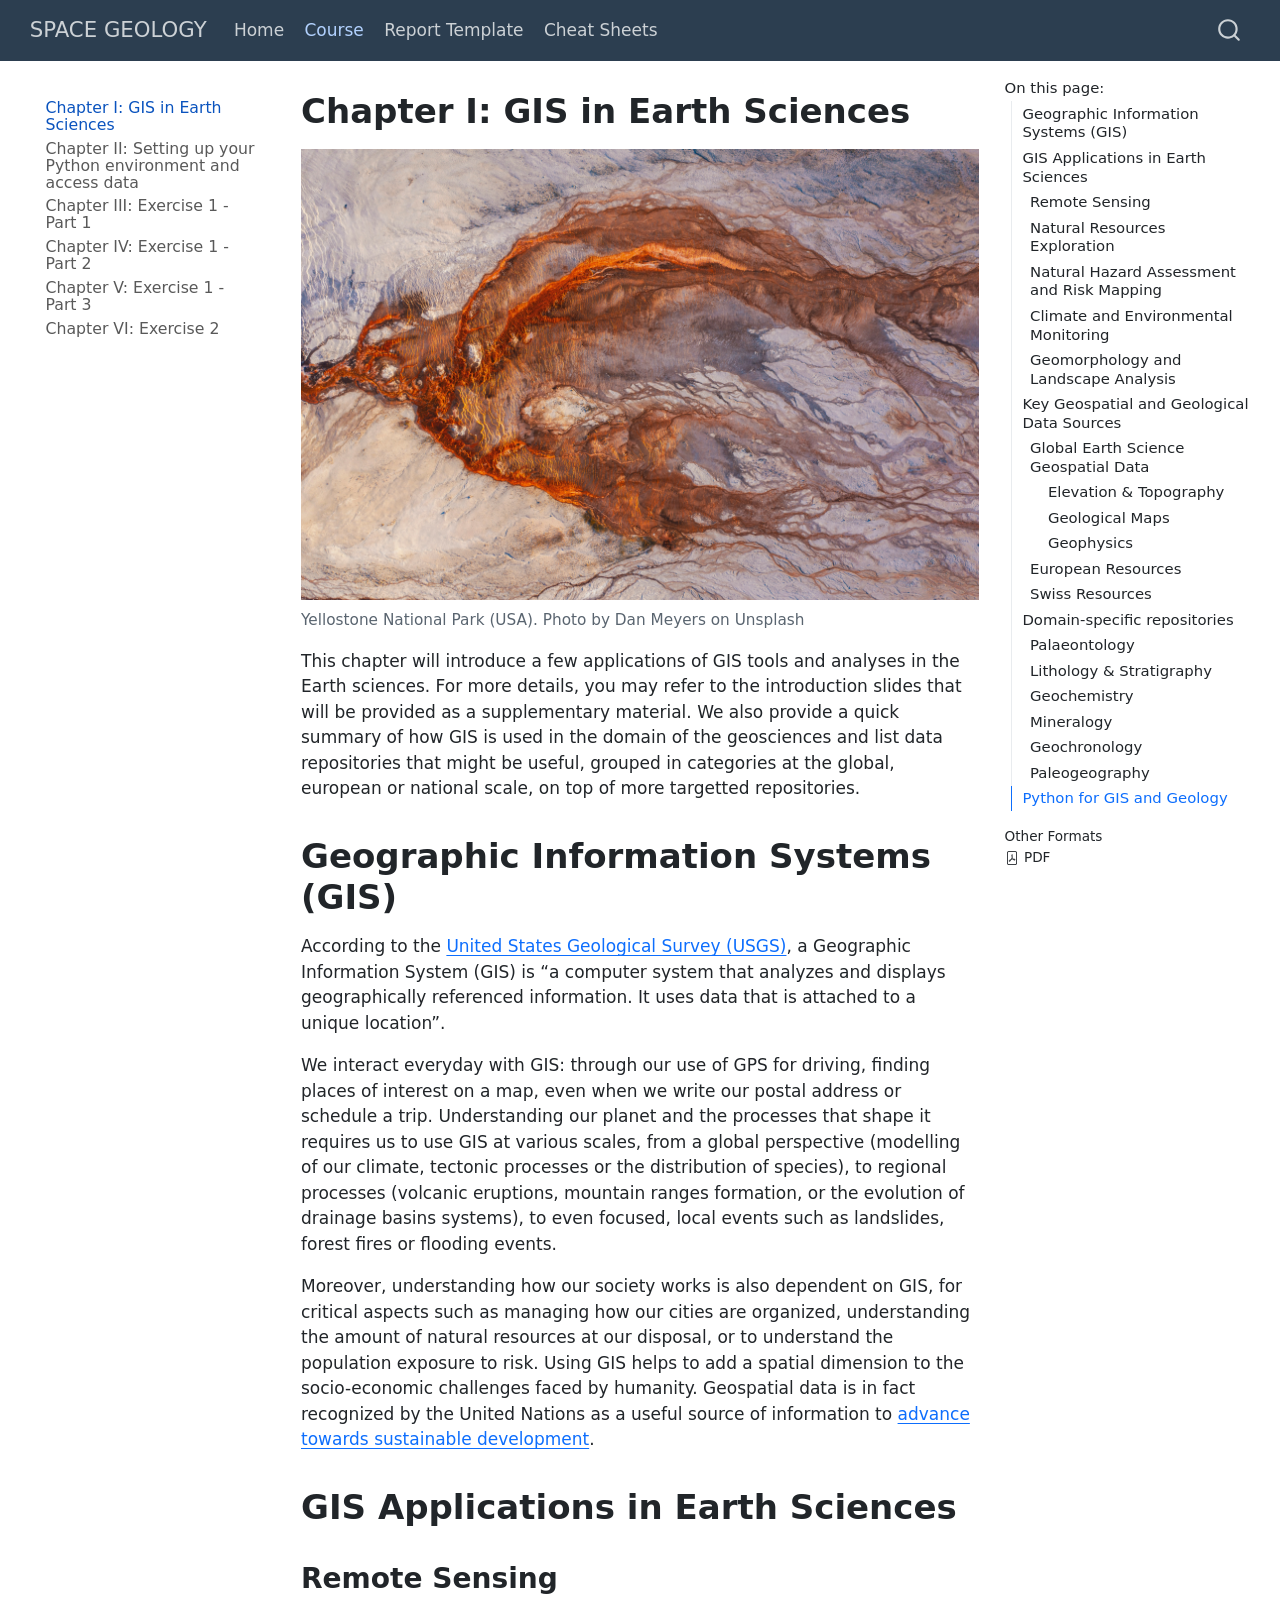
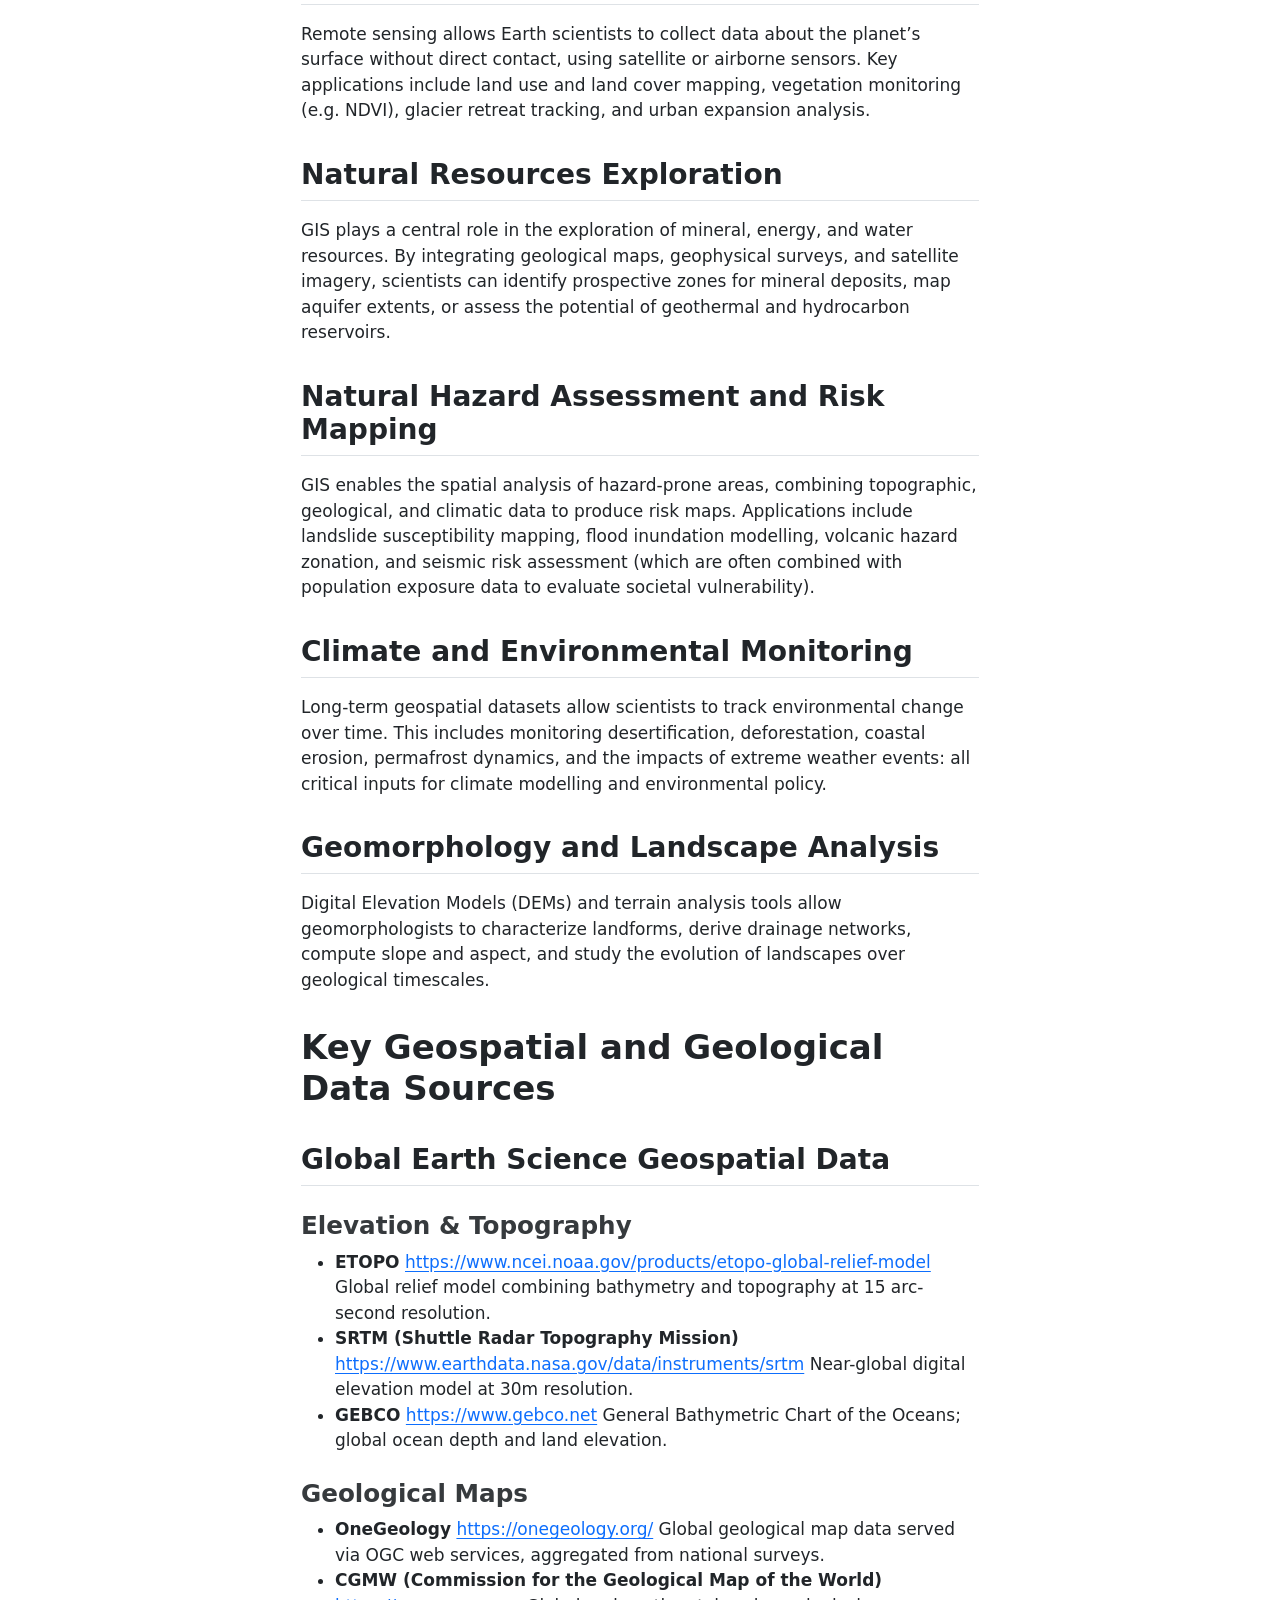
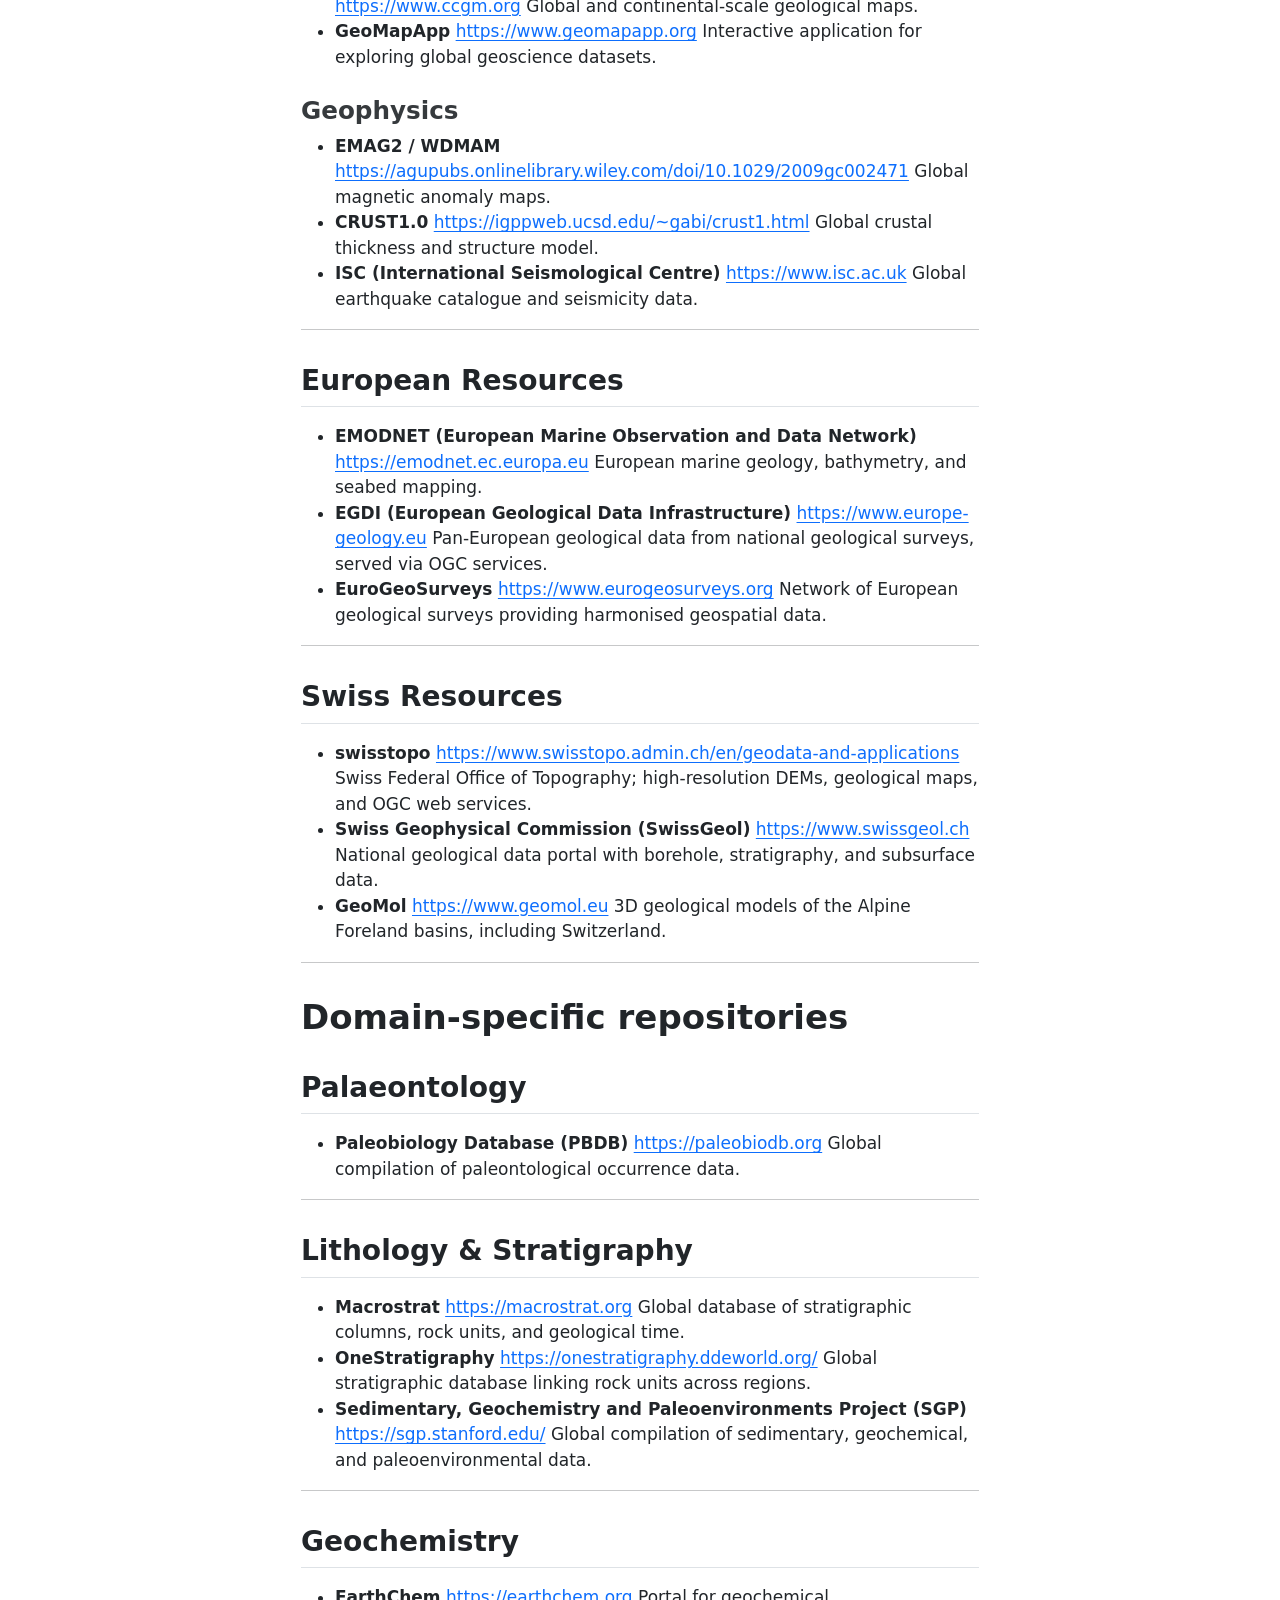
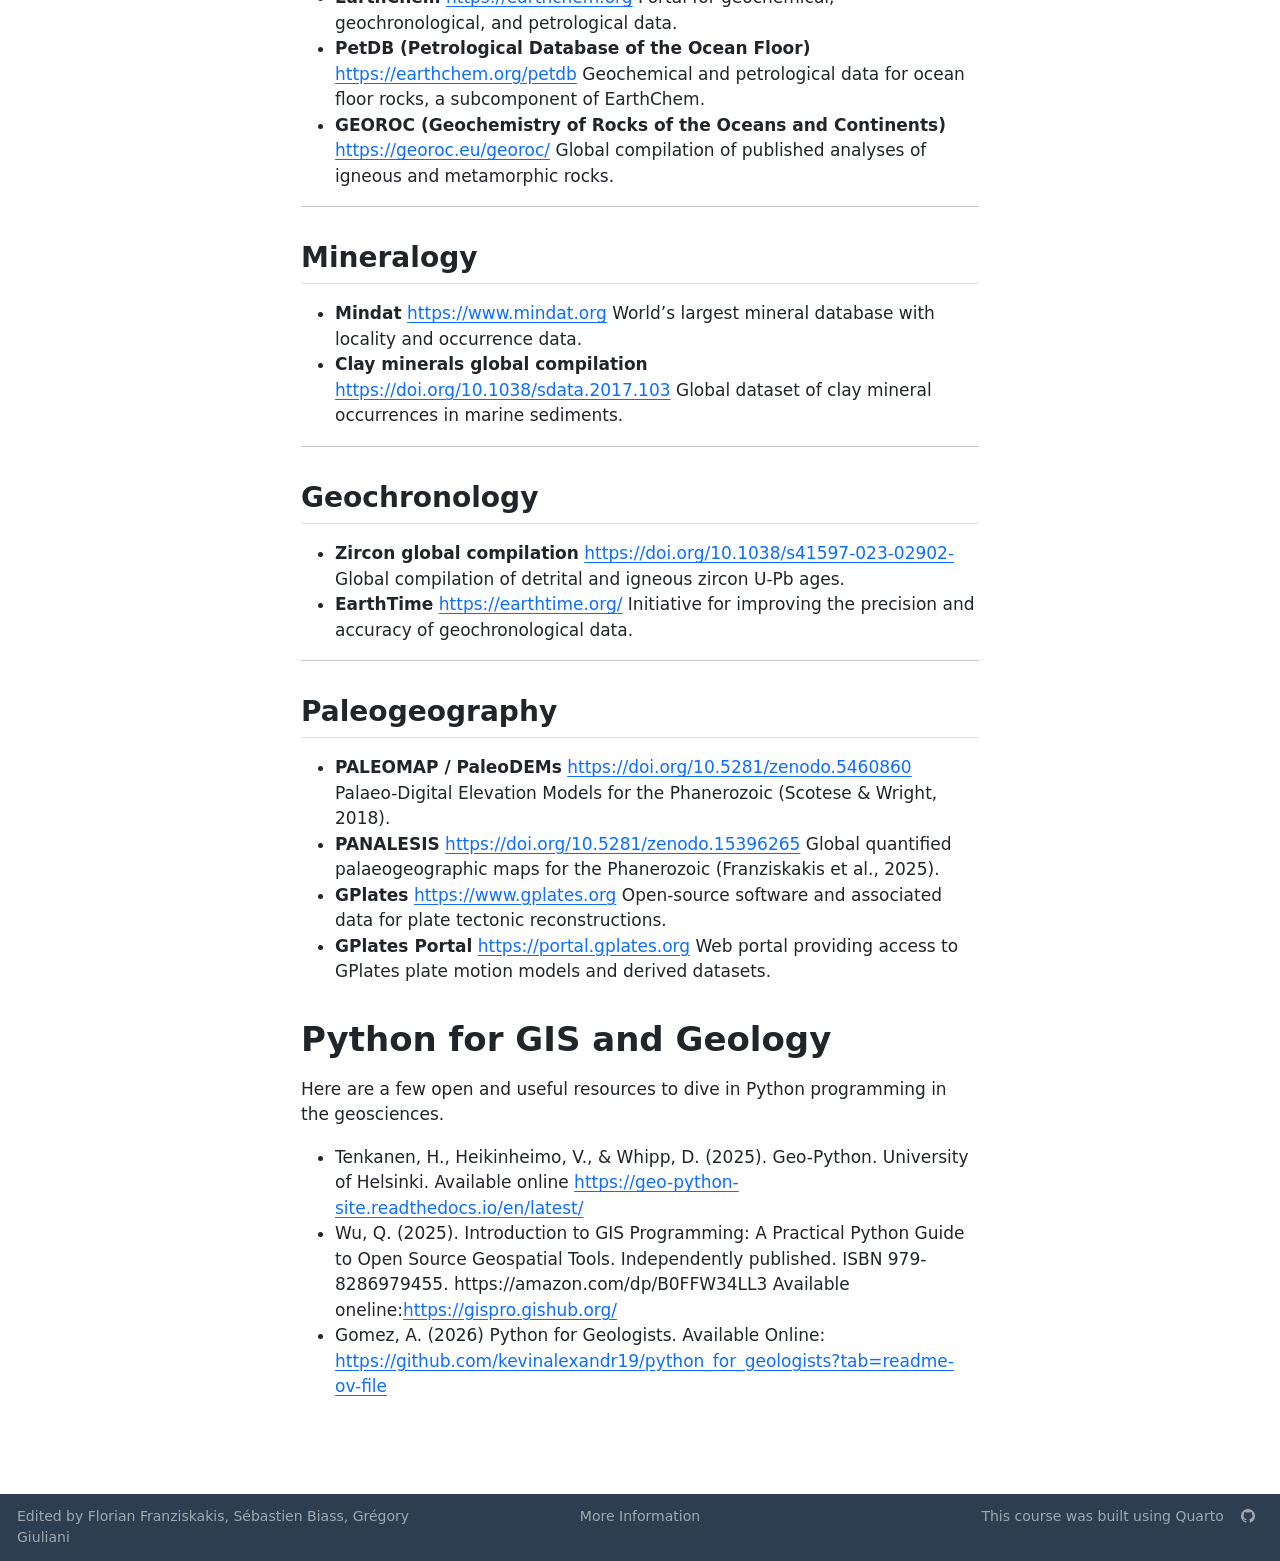
<file: course/chapter1_intro.html>
<!DOCTYPE html>
<html xmlns="http://www.w3.org/1999/xhtml" lang="en" xml:lang="en"><head>

<meta charset="utf-8">
<meta name="generator" content="quarto-1.9.38">

<meta name="viewport" content="width=device-width, initial-scale=1.0, user-scalable=yes">


<title>Chapter I: GIS in Earth Sciences – SPACE GEOLOGY</title>
<style>
/* Default styles provided by pandoc.
** See https://pandoc.org/MANUAL.html#variables-for-html for config info.
*/
code{white-space: pre-wrap;}
span.smallcaps{font-variant: small-caps;}
div.columns{display: flex; gap: min(4vw, 1.5em);}
div.column{flex: auto; overflow-x: auto;}
div.hanging-indent{margin-left: 1.5em; text-indent: -1.5em;}
ul.task-list{list-style: none;}
ul.task-list li input[type="checkbox"] {
  width: 0.8em;
  margin: 0 0.8em 0.2em -1em; /* quarto-specific, see https://github.com/quarto-dev/quarto-cli/issues/4556 */ 
  vertical-align: middle;
}
</style>


<script src="../site_libs/quarto-nav/quarto-nav.js"></script>
<script src="../site_libs/quarto-nav/headroom.min.js"></script>
<script src="../site_libs/clipboard/clipboard.min.js"></script>
<script src="../site_libs/quarto-search/autocomplete.umd.js"></script>
<script src="../site_libs/quarto-search/fuse.min.js"></script>
<script src="../site_libs/quarto-search/quarto-search.js"></script>
<meta name="quarto:offset" content="../">
<script src="../site_libs/quarto-html/quarto.js" type="module"></script>
<script src="../site_libs/quarto-html/tabsets/tabsets.js" type="module"></script>
<script src="../site_libs/quarto-html/popper.min.js"></script>
<script src="../site_libs/quarto-html/tippy.umd.min.js"></script>
<script src="../site_libs/quarto-html/anchor.min.js"></script>
<link href="../site_libs/quarto-html/tippy.css" rel="stylesheet">
<link href="../site_libs/quarto-html/quarto-syntax-highlighting-15634bcf2e68342d4ad2dfa704d543f6.css" rel="stylesheet" id="quarto-text-highlighting-styles">
<script src="../site_libs/bootstrap/bootstrap.min.js"></script>
<link href="../site_libs/bootstrap/bootstrap-icons.css" rel="stylesheet">
<link href="../site_libs/bootstrap/bootstrap-c2df445520f3cdb3a82324a8d95dbd81.min.css" rel="stylesheet" append-hash="true" id="quarto-bootstrap" data-mode="light">
<script id="quarto-search-options" type="application/json">{
  "location": "navbar",
  "copy-button": false,
  "collapse-after": 3,
  "panel-placement": "end",
  "type": "overlay",
  "limit": 50,
  "keyboard-shortcut": [
    "f",
    "/",
    "s"
  ],
  "show-item-context": false,
  "language": {
    "search-no-results-text": "No results",
    "search-matching-documents-text": "matching documents",
    "search-copy-link-title": "Copy link to search",
    "search-hide-matches-text": "Hide additional matches",
    "search-more-match-text": "more match in this document",
    "search-more-matches-text": "more matches in this document",
    "search-clear-button-title": "Clear",
    "search-text-placeholder": "",
    "search-detached-cancel-button-title": "Cancel",
    "search-submit-button-title": "Submit",
    "search-label": "Search"
  }
}</script>


</head>

<body class="nav-sidebar floating nav-fixed quarto-light">

<div id="quarto-search-results"></div>
  <header id="quarto-header" class="headroom fixed-top">
    <nav class="navbar navbar-expand-lg " data-bs-theme="dark">
      <div class="navbar-container container-fluid">
      <div class="navbar-brand-container mx-auto">
    <a class="navbar-brand" href="../index.html">
    <span class="navbar-title">SPACE GEOLOGY</span>
    </a>
  </div>
            <div id="quarto-search" class="" title="Search"></div>
          <button class="navbar-toggler" type="button" data-bs-toggle="collapse" data-bs-target="#navbarCollapse" aria-controls="navbarCollapse" role="menu" aria-expanded="false" aria-label="Toggle navigation" onclick="if (window.quartoToggleHeadroom) { window.quartoToggleHeadroom(); }">
  <span class="navbar-toggler-icon"></span>
</button>
          <div class="collapse navbar-collapse" id="navbarCollapse">
            <ul class="navbar-nav navbar-nav-scroll me-auto">
  <li class="nav-item">
    <a class="nav-link" href="../index.html"> 
<span class="menu-text">Home</span></a>
  </li>  
  <li class="nav-item">
    <a class="nav-link active" href="../course/chapter1_intro.html" aria-current="page"> 
<span class="menu-text">Course</span></a>
  </li>  
  <li class="nav-item">
    <a class="nav-link" href="../report/report.html"> 
<span class="menu-text">Report Template</span></a>
  </li>  
  <li class="nav-item">
    <a class="nav-link" href="../cheat_sheets/cheat_sheet_chapter3_ex1_1.html"> 
<span class="menu-text">Cheat Sheets</span></a>
  </li>  
</ul>
          </div> <!-- /navcollapse -->
            <div class="quarto-navbar-tools">
</div>
      </div> <!-- /container-fluid -->
    </nav>
  <nav class="quarto-secondary-nav">
    <div class="container-fluid d-flex">
      <button type="button" class="quarto-btn-toggle btn" data-bs-toggle="collapse" role="button" data-bs-target=".quarto-sidebar-collapse-item" aria-controls="quarto-sidebar" aria-expanded="false" aria-label="Toggle sidebar navigation" onclick="if (window.quartoToggleHeadroom) { window.quartoToggleHeadroom(); }">
        <i class="bi bi-layout-text-sidebar-reverse"></i>
      </button>
        <nav class="quarto-page-breadcrumbs" aria-label="breadcrumb"><ol class="breadcrumb"><li class="breadcrumb-item"><a href="../course/chapter1_intro.html">Chapter I: GIS in Earth Sciences</a></li></ol></nav>
        <a class="flex-grow-1" role="navigation" data-bs-toggle="collapse" data-bs-target=".quarto-sidebar-collapse-item" aria-controls="quarto-sidebar" aria-expanded="false" aria-label="Toggle sidebar navigation" onclick="if (window.quartoToggleHeadroom) { window.quartoToggleHeadroom(); }">      
        </a>
    </div>
  </nav>
</header>
<!-- content -->
<div id="quarto-content" class="quarto-container page-columns page-rows-contents page-layout-article page-navbar">
<!-- sidebar -->
  <nav id="quarto-sidebar" class="sidebar collapse collapse-horizontal quarto-sidebar-collapse-item sidebar-navigation floating overflow-auto">
    <div class="sidebar-menu-container"> 
    <ul class="list-unstyled mt-1">
        <li class="sidebar-item">
  <div class="sidebar-item-container"> 
  <a href="../course/chapter1_intro.html" class="sidebar-item-text sidebar-link active">
 <span class="menu-text">Chapter I: GIS in Earth Sciences</span></a>
  </div>
</li>
        <li class="sidebar-item">
  <div class="sidebar-item-container"> 
  <a href="../course/chapter2_setup.html" class="sidebar-item-text sidebar-link">
 <span class="menu-text">Chapter II: Setting up your Python environment and access data</span></a>
  </div>
</li>
        <li class="sidebar-item">
  <div class="sidebar-item-container"> 
  <a href="../course/chapter3_ex1_1.html" class="sidebar-item-text sidebar-link">
 <span class="menu-text">Chapter III: Exercise 1 - Part 1</span></a>
  </div>
</li>
        <li class="sidebar-item">
  <div class="sidebar-item-container"> 
  <a href="../course/chapter4_ex1_2.html" class="sidebar-item-text sidebar-link">
 <span class="menu-text">Chapter IV: Exercise 1 - Part 2</span></a>
  </div>
</li>
        <li class="sidebar-item">
  <div class="sidebar-item-container"> 
  <a href="../course/chapter5_ex1_3.html" class="sidebar-item-text sidebar-link">
 <span class="menu-text">Chapter V: Exercise 1 - Part 3</span></a>
  </div>
</li>
        <li class="sidebar-item">
  <div class="sidebar-item-container"> 
  <a href="../course/chapter6_ex2.html" class="sidebar-item-text sidebar-link">
 <span class="menu-text">Chapter VI: Exercise 2</span></a>
  </div>
</li>
    </ul>
    </div>
</nav>
<div id="quarto-sidebar-glass" class="quarto-sidebar-collapse-item" data-bs-toggle="collapse" data-bs-target=".quarto-sidebar-collapse-item"></div>
<!-- margin-sidebar -->
    <div id="quarto-margin-sidebar" class="sidebar margin-sidebar">
        <nav id="TOC" role="doc-toc" class="toc-active" data-toc-expanded="99">
    <h2 id="toc-title">On this page:</h2>
   
  <ul>
  <li><a href="#geographic-information-systems-gis" id="toc-geographic-information-systems-gis" class="nav-link active" data-scroll-target="#geographic-information-systems-gis">Geographic Information Systems (GIS)</a></li>
  <li><a href="#gis-applications-in-earth-sciences" id="toc-gis-applications-in-earth-sciences" class="nav-link" data-scroll-target="#gis-applications-in-earth-sciences">GIS Applications in Earth Sciences</a>
  <ul class="collapse">
  <li><a href="#remote-sensing" id="toc-remote-sensing" class="nav-link" data-scroll-target="#remote-sensing">Remote Sensing</a></li>
  <li><a href="#natural-resources-exploration" id="toc-natural-resources-exploration" class="nav-link" data-scroll-target="#natural-resources-exploration">Natural Resources Exploration</a></li>
  <li><a href="#natural-hazard-assessment-and-risk-mapping" id="toc-natural-hazard-assessment-and-risk-mapping" class="nav-link" data-scroll-target="#natural-hazard-assessment-and-risk-mapping">Natural Hazard Assessment and Risk Mapping</a></li>
  <li><a href="#climate-and-environmental-monitoring" id="toc-climate-and-environmental-monitoring" class="nav-link" data-scroll-target="#climate-and-environmental-monitoring">Climate and Environmental Monitoring</a></li>
  <li><a href="#geomorphology-and-landscape-analysis" id="toc-geomorphology-and-landscape-analysis" class="nav-link" data-scroll-target="#geomorphology-and-landscape-analysis">Geomorphology and Landscape Analysis</a></li>
  </ul></li>
  <li><a href="#key-geospatial-and-geological-data-sources" id="toc-key-geospatial-and-geological-data-sources" class="nav-link" data-scroll-target="#key-geospatial-and-geological-data-sources">Key Geospatial and Geological Data Sources</a>
  <ul class="collapse">
  <li><a href="#global-earth-science-geospatial-data" id="toc-global-earth-science-geospatial-data" class="nav-link" data-scroll-target="#global-earth-science-geospatial-data">Global Earth Science Geospatial Data</a>
  <ul class="collapse">
  <li><a href="#elevation-topography" id="toc-elevation-topography" class="nav-link" data-scroll-target="#elevation-topography">Elevation &amp; Topography</a></li>
  <li><a href="#geological-maps" id="toc-geological-maps" class="nav-link" data-scroll-target="#geological-maps">Geological Maps</a></li>
  <li><a href="#geophysics" id="toc-geophysics" class="nav-link" data-scroll-target="#geophysics">Geophysics</a></li>
  </ul></li>
  <li><a href="#european-resources" id="toc-european-resources" class="nav-link" data-scroll-target="#european-resources">European Resources</a></li>
  <li><a href="#swiss-resources" id="toc-swiss-resources" class="nav-link" data-scroll-target="#swiss-resources">Swiss Resources</a></li>
  </ul></li>
  <li><a href="#domain-specific-repositories" id="toc-domain-specific-repositories" class="nav-link" data-scroll-target="#domain-specific-repositories">Domain-specific repositories</a>
  <ul class="collapse">
  <li><a href="#palaeontology" id="toc-palaeontology" class="nav-link" data-scroll-target="#palaeontology">Palaeontology</a></li>
  <li><a href="#lithology-stratigraphy" id="toc-lithology-stratigraphy" class="nav-link" data-scroll-target="#lithology-stratigraphy">Lithology &amp; Stratigraphy</a></li>
  <li><a href="#geochemistry" id="toc-geochemistry" class="nav-link" data-scroll-target="#geochemistry">Geochemistry</a></li>
  <li><a href="#mineralogy" id="toc-mineralogy" class="nav-link" data-scroll-target="#mineralogy">Mineralogy</a></li>
  <li><a href="#geochronology" id="toc-geochronology" class="nav-link" data-scroll-target="#geochronology">Geochronology</a></li>
  <li><a href="#paleogeography" id="toc-paleogeography" class="nav-link" data-scroll-target="#paleogeography">Paleogeography</a></li>
  </ul></li>
  <li><a href="#python-for-gis-and-geology" id="toc-python-for-gis-and-geology" class="nav-link" data-scroll-target="#python-for-gis-and-geology">Python for GIS and Geology</a></li>
  </ul>
<div class="quarto-alternate-formats"><h2>Other Formats</h2><ul><li><a href="chapter1_intro.pdf"><i class="bi bi-file-pdf"></i>PDF</a></li></ul></div></nav>
    </div>
<!-- main -->
<main class="content" id="quarto-document-content">

<header id="title-block-header" class="quarto-title-block default">
<div class="quarto-title">
<h1 class="title">Chapter I: GIS in Earth Sciences</h1>
</div>



<div class="quarto-title-meta">

    
  
    
  </div>
  


</header>


<div class="quarto-figure quarto-figure-center">
<figure class="figure">
<p><img src="images/cover_dan-meyers-yellowstone.jpg" class="img-fluid figure-img" style="width:100.0%"></p>
<figcaption>Yellostone National Park (USA). Photo by Dan Meyers on Unsplash</figcaption>
</figure>
</div>
<p></p><div style="page-break-after: always;"></div> This chapter will introduce a few applications of GIS tools and analyses in the Earth sciences. For more details, you may refer to the introduction slides that will be provided as a supplementary material. We also provide a quick summary of how GIS is used in the domain of the geosciences and list data repositories that might be useful, grouped in categories at the global, european or national scale, on top of more targetted repositories.<p></p>
<section id="geographic-information-systems-gis" class="level1">
<h1>Geographic Information Systems (GIS)</h1>
<p>According to the <a href="https://www.usgs.gov/faqs/what-a-geographic-information-system-gis">United States Geological Survey (USGS)</a>, a Geographic Information System (GIS) is “a computer system that analyzes and displays geographically referenced information. It uses data that is attached to a unique location”.</p>
<p>We interact everyday with GIS: through our use of GPS for driving, finding places of interest on a map, even when we write our postal address or schedule a trip. Understanding our planet and the processes that shape it requires us to use GIS at various scales, from a global perspective (modelling of our climate, tectonic processes or the distribution of species), to regional processes (volcanic eruptions, mountain ranges formation, or the evolution of drainage basins systems), to even focused, local events such as landslides, forest fires or flooding events.</p>
<p>Moreover, understanding how our society works is also dependent on GIS, for critical aspects such as managing how our cities are organized, understanding the amount of natural resources at our disposal, or to understand the population exposure to risk. Using GIS helps to add a spatial dimension to the socio-economic challenges faced by humanity. Geospatial data is in fact recognized by the United Nations as a useful source of information to <a href="https://www.un.org/geospatial/about/whatwedo">advance towards sustainable development</a>.</p>
</section>
<section id="gis-applications-in-earth-sciences" class="level1">
<h1>GIS Applications in Earth Sciences</h1>
<section id="remote-sensing" class="level2">
<h2 class="anchored" data-anchor-id="remote-sensing">Remote Sensing</h2>
<p>Remote sensing allows Earth scientists to collect data about the planet’s surface without direct contact, using satellite or airborne sensors. Key applications include land use and land cover mapping, vegetation monitoring (e.g.&nbsp;NDVI), glacier retreat tracking, and urban expansion analysis.</p>
</section>
<section id="natural-resources-exploration" class="level2">
<h2 class="anchored" data-anchor-id="natural-resources-exploration">Natural Resources Exploration</h2>
<p>GIS plays a central role in the exploration of mineral, energy, and water resources. By integrating geological maps, geophysical surveys, and satellite imagery, scientists can identify prospective zones for mineral deposits, map aquifer extents, or assess the potential of geothermal and hydrocarbon reservoirs.</p>
</section>
<section id="natural-hazard-assessment-and-risk-mapping" class="level2">
<h2 class="anchored" data-anchor-id="natural-hazard-assessment-and-risk-mapping">Natural Hazard Assessment and Risk Mapping</h2>
<p>GIS enables the spatial analysis of hazard-prone areas, combining topographic, geological, and climatic data to produce risk maps. Applications include landslide susceptibility mapping, flood inundation modelling, volcanic hazard zonation, and seismic risk assessment (which are often combined with population exposure data to evaluate societal vulnerability).</p>
</section>
<section id="climate-and-environmental-monitoring" class="level2">
<h2 class="anchored" data-anchor-id="climate-and-environmental-monitoring">Climate and Environmental Monitoring</h2>
<p>Long-term geospatial datasets allow scientists to track environmental change over time. This includes monitoring desertification, deforestation, coastal erosion, permafrost dynamics, and the impacts of extreme weather events: all critical inputs for climate modelling and environmental policy.</p>
</section>
<section id="geomorphology-and-landscape-analysis" class="level2">
<h2 class="anchored" data-anchor-id="geomorphology-and-landscape-analysis">Geomorphology and Landscape Analysis</h2>
<p>Digital Elevation Models (DEMs) and terrain analysis tools allow geomorphologists to characterize landforms, derive drainage networks, compute slope and aspect, and study the evolution of landscapes over geological timescales.</p>
</section>
</section>
<section id="key-geospatial-and-geological-data-sources" class="level1">
<h1>Key Geospatial and Geological Data Sources</h1>
<section id="global-earth-science-geospatial-data" class="level2">
<h2 class="anchored" data-anchor-id="global-earth-science-geospatial-data">Global Earth Science Geospatial Data</h2>
<section id="elevation-topography" class="level3">
<h3 class="anchored" data-anchor-id="elevation-topography">Elevation &amp; Topography</h3>
<ul>
<li><strong>ETOPO</strong> <a href="https://www.ncei.noaa.gov/products/etopo-global-relief-model">https://www.ncei.noaa.gov/products/etopo-global-relief-model</a> Global relief model combining bathymetry and topography at 15 arc-second resolution.</li>
<li><strong>SRTM (Shuttle Radar Topography Mission)</strong> <a href="https://www.earthdata.nasa.gov/data/instruments/srtm">https://www.earthdata.nasa.gov/data/instruments/srtm</a> Near-global digital elevation model at 30m resolution.</li>
<li><strong>GEBCO</strong> <a href="https://www.gebco.net">https://www.gebco.net</a> General Bathymetric Chart of the Oceans; global ocean depth and land elevation.</li>
</ul>
</section>
<section id="geological-maps" class="level3">
<h3 class="anchored" data-anchor-id="geological-maps">Geological Maps</h3>
<ul>
<li><strong>OneGeology</strong> <a href="https://onegeology.org/">https://onegeology.org/</a> Global geological map data served via OGC web services, aggregated from national surveys.</li>
<li><strong>CGMW (Commission for the Geological Map of the World)</strong> <a href="https://www.ccgm.org">https://www.ccgm.org</a> Global and continental-scale geological maps.</li>
<li><strong>GeoMapApp</strong> <a href="https://www.geomapapp.org">https://www.geomapapp.org</a> Interactive application for exploring global geoscience datasets.</li>
</ul>
</section>
<section id="geophysics" class="level3">
<h3 class="anchored" data-anchor-id="geophysics">Geophysics</h3>
<ul>
<li><strong>EMAG2 / WDMAM</strong> <a href="https://agupubs.onlinelibrary.wiley.com/doi/10.1029/2009gc002471">https://agupubs.onlinelibrary.wiley.com/doi/10.1029/2009gc002471</a> Global magnetic anomaly maps.</li>
<li><strong>CRUST1.0</strong> <a href="https://igppweb.ucsd.edu/~gabi/crust1.html">https://igppweb.ucsd.edu/~gabi/crust1.html</a> Global crustal thickness and structure model.</li>
<li><strong>ISC (International Seismological Centre)</strong> <a href="https://www.isc.ac.uk">https://www.isc.ac.uk</a> Global earthquake catalogue and seismicity data.</li>
</ul>
<hr>
</section>
</section>
<section id="european-resources" class="level2">
<h2 class="anchored" data-anchor-id="european-resources">European Resources</h2>
<ul>
<li><strong>EMODNET (European Marine Observation and Data Network)</strong> <a href="https://emodnet.ec.europa.eu">https://emodnet.ec.europa.eu</a> European marine geology, bathymetry, and seabed mapping.</li>
<li><strong>EGDI (European Geological Data Infrastructure)</strong> <a href="https://www.europe-geology.eu">https://www.europe-geology.eu</a> Pan-European geological data from national geological surveys, served via OGC services.</li>
<li><strong>EuroGeoSurveys</strong> <a href="https://www.eurogeosurveys.org">https://www.eurogeosurveys.org</a> Network of European geological surveys providing harmonised geospatial data.</li>
</ul>
<hr>
</section>
<section id="swiss-resources" class="level2">
<h2 class="anchored" data-anchor-id="swiss-resources">Swiss Resources</h2>
<ul>
<li><strong>swisstopo</strong> <a href="https://www.swisstopo.admin.ch/en/geodata-and-applications">https://www.swisstopo.admin.ch/en/geodata-and-applications</a> Swiss Federal Office of Topography; high-resolution DEMs, geological maps, and OGC web services.</li>
<li><strong>Swiss Geophysical Commission (SwissGeol)</strong> <a href="https://www.swissgeol.ch">https://www.swissgeol.ch</a> National geological data portal with borehole, stratigraphy, and subsurface data.</li>
<li><strong>GeoMol</strong> <a href="https://www.geomol.eu">https://www.geomol.eu</a> 3D geological models of the Alpine Foreland basins, including Switzerland.</li>
</ul>
<hr>
</section>
</section>
<section id="domain-specific-repositories" class="level1">
<h1>Domain-specific repositories</h1>
<section id="palaeontology" class="level2">
<h2 class="anchored" data-anchor-id="palaeontology">Palaeontology</h2>
<ul>
<li><strong>Paleobiology Database (PBDB)</strong> <a href="https://paleobiodb.org">https://paleobiodb.org</a> Global compilation of paleontological occurrence data.</li>
</ul>
<hr>
</section>
<section id="lithology-stratigraphy" class="level2">
<h2 class="anchored" data-anchor-id="lithology-stratigraphy">Lithology &amp; Stratigraphy</h2>
<ul>
<li><strong>Macrostrat</strong> <a href="https://macrostrat.org">https://macrostrat.org</a> Global database of stratigraphic columns, rock units, and geological time.</li>
<li><strong>OneStratigraphy</strong> <a href="https://onestratigraphy.ddeworld.org/">https://onestratigraphy.ddeworld.org/</a> Global stratigraphic database linking rock units across regions.</li>
<li><strong>Sedimentary, Geochemistry and Paleoenvironments Project (SGP)</strong> <a href="https://sgp.stanford.edu/">https://sgp.stanford.edu/</a> Global compilation of sedimentary, geochemical, and paleoenvironmental data.</li>
</ul>
<hr>
</section>
<section id="geochemistry" class="level2">
<h2 class="anchored" data-anchor-id="geochemistry">Geochemistry</h2>
<ul>
<li><strong>EarthChem</strong> <a href="https://earthchem.org">https://earthchem.org</a> Portal for geochemical, geochronological, and petrological data.</li>
<li><strong>PetDB (Petrological Database of the Ocean Floor)</strong> <a href="https://earthchem.org/petdb">https://earthchem.org/petdb</a> Geochemical and petrological data for ocean floor rocks, a subcomponent of EarthChem.</li>
<li><strong>GEOROC (Geochemistry of Rocks of the Oceans and Continents)</strong> <a href="https://georoc.eu/georoc/">https://georoc.eu/georoc/</a> Global compilation of published analyses of igneous and metamorphic rocks.</li>
</ul>
<hr>
</section>
<section id="mineralogy" class="level2">
<h2 class="anchored" data-anchor-id="mineralogy">Mineralogy</h2>
<ul>
<li><strong>Mindat</strong> <a href="https://www.mindat.org">https://www.mindat.org</a> World’s largest mineral database with locality and occurrence data.</li>
<li><strong>Clay minerals global compilation</strong> <a href="https://doi.org/10.1038/sdata.2017.103">https://doi.org/10.1038/sdata.2017.103</a> Global dataset of clay mineral occurrences in marine sediments.</li>
</ul>
<hr>
</section>
<section id="geochronology" class="level2">
<h2 class="anchored" data-anchor-id="geochronology">Geochronology</h2>
<ul>
<li><strong>Zircon global compilation</strong> <a href="https://doi.org/10.1038/s41597-023-02902-">https://doi.org/10.1038/s41597-023-02902-</a> Global compilation of detrital and igneous zircon U-Pb ages.</li>
<li><strong>EarthTime</strong> <a href="https://earthtime.org/">https://earthtime.org/</a> Initiative for improving the precision and accuracy of geochronological data.</li>
</ul>
<hr>
</section>
<section id="paleogeography" class="level2">
<h2 class="anchored" data-anchor-id="paleogeography">Paleogeography</h2>
<ul>
<li><strong>PALEOMAP / PaleoDEMs</strong> <a href="https://doi.org/10.5281/zenodo.5460860">https://doi.org/10.5281/zenodo.5460860</a> Palaeo-Digital Elevation Models for the Phanerozoic (Scotese &amp; Wright, 2018).</li>
<li><strong>PANALESIS</strong> <a href="https://doi.org/10.5281/zenodo.15396265">https://doi.org/10.5281/zenodo.15396265</a> Global quantified palaeogeographic maps for the Phanerozoic (Franziskakis et al., 2025).</li>
<li><strong>GPlates</strong> <a href="https://www.gplates.org">https://www.gplates.org</a> Open-source software and associated data for plate tectonic reconstructions.</li>
<li><strong>GPlates Portal</strong> <a href="https://portal.gplates.org">https://portal.gplates.org</a> Web portal providing access to GPlates plate motion models and derived datasets.</li>
</ul>
</section>
</section>
<section id="python-for-gis-and-geology" class="level1">
<h1>Python for GIS and Geology</h1>
<p>Here are a few open and useful resources to dive in Python programming in the geosciences.</p>
<ul>
<li>Tenkanen, H., Heikinheimo, V., &amp; Whipp, D. (2025). Geo-Python. University of Helsinki. Available online <a href="https://geo-python-site.readthedocs.io/en/latest/">https://geo-python-site.readthedocs.io/en/latest/</a></li>
<li>Wu, Q. (2025). Introduction to GIS Programming: A Practical Python Guide to Open Source Geospatial Tools. Independently published. ISBN 979-8286979455. https://amazon.com/dp/B0FFW34LL3 Available oneline:<a href="https://gispro.gishub.org/">https://gispro.gishub.org/</a></li>
<li>Gomez, A. (2026) Python for Geologists. Available Online: <a href="https://github.com/kevinalexandr19/python_for_geologists?tab=readme-ov-file">https://github.com/kevinalexandr19/python_for_geologists?tab=readme-ov-file</a></li>
</ul>


</section>

</main> <!-- /main -->
<script id="quarto-html-after-body" type="application/javascript">
  window.document.addEventListener("DOMContentLoaded", function (event) {
    const icon = "";
    const anchorJS = new window.AnchorJS();
    anchorJS.options = {
      placement: 'right',
      icon: icon
    };
    anchorJS.add('.anchored');
    const isCodeAnnotation = (el) => {
      for (const clz of el.classList) {
        if (clz.startsWith('code-annotation-')) {                     
          return true;
        }
      }
      return false;
    }
    const onCopySuccess = function(e) {
      // button target
      const button = e.trigger;
      // don't keep focus
      button.blur();
      // flash "checked"
      button.classList.add('code-copy-button-checked');
      var currentTitle = button.getAttribute("title");
      button.setAttribute("title", "Copied!");
      let tooltip;
      if (window.bootstrap) {
        button.setAttribute("data-bs-toggle", "tooltip");
        button.setAttribute("data-bs-placement", "left");
        button.setAttribute("data-bs-title", "Copied!");
        tooltip = new bootstrap.Tooltip(button, 
          { trigger: "manual", 
            customClass: "code-copy-button-tooltip",
            offset: [0, -8]});
        tooltip.show();    
      }
      setTimeout(function() {
        if (tooltip) {
          tooltip.hide();
          button.removeAttribute("data-bs-title");
          button.removeAttribute("data-bs-toggle");
          button.removeAttribute("data-bs-placement");
        }
        button.setAttribute("title", currentTitle);
        button.classList.remove('code-copy-button-checked');
      }, 1000);
      // clear code selection
      e.clearSelection();
    }
    const getTextToCopy = function(trigger) {
      const outerScaffold = trigger.parentElement.cloneNode(true);
      const codeEl = outerScaffold.querySelector('code');
      for (const childEl of codeEl.children) {
        if (isCodeAnnotation(childEl)) {
          childEl.remove();
        }
      }
      return codeEl.innerText;
    }
    const clipboard = new window.ClipboardJS('.code-copy-button:not([data-in-quarto-modal])', {
      text: getTextToCopy
    });
    clipboard.on('success', onCopySuccess);
    if (window.document.getElementById('quarto-embedded-source-code-modal')) {
      const clipboardModal = new window.ClipboardJS('.code-copy-button[data-in-quarto-modal]', {
        text: getTextToCopy,
        container: window.document.getElementById('quarto-embedded-source-code-modal')
      });
      clipboardModal.on('success', onCopySuccess);
    }
      var localhostRegex = new RegExp(/^(?:http|https):\/\/localhost\:?[0-9]*\//);
      var mailtoRegex = new RegExp(/^mailto:/);
        var filterRegex = new RegExp("https:\/\/unige-cgeom\.github\.io\/SPACE-GEOLOGY\/");
      var isInternal = (href) => {
          return filterRegex.test(href) || localhostRegex.test(href) || mailtoRegex.test(href);
      }
      // Inspect non-navigation links and adorn them if external
     var links = window.document.querySelectorAll('a[href]:not(.nav-link):not(.navbar-brand):not(.toc-action):not(.sidebar-link):not(.sidebar-item-toggle):not(.pagination-link):not(.no-external):not([aria-hidden]):not(.dropdown-item):not(.quarto-navigation-tool):not(.about-link)');
      for (var i=0; i<links.length; i++) {
        const link = links[i];
        if (!isInternal(link.href)) {
          // undo the damage that might have been done by quarto-nav.js in the case of
          // links that we want to consider external
          if (link.dataset.originalHref !== undefined) {
            link.href = link.dataset.originalHref;
          }
        }
      }
    function tippyHover(el, contentFn, onTriggerFn, onUntriggerFn) {
      const config = {
        allowHTML: true,
        maxWidth: 500,
        delay: 100,
        arrow: false,
        appendTo: function(el) {
            return el.parentElement;
        },
        interactive: true,
        interactiveBorder: 10,
        theme: 'quarto',
        placement: 'bottom-start',
      };
      if (contentFn) {
        config.content = contentFn;
      }
      if (onTriggerFn) {
        config.onTrigger = onTriggerFn;
      }
      if (onUntriggerFn) {
        config.onUntrigger = onUntriggerFn;
      }
      window.tippy(el, config); 
    }
    const noterefs = window.document.querySelectorAll('a[role="doc-noteref"]');
    for (var i=0; i<noterefs.length; i++) {
      const ref = noterefs[i];
      tippyHover(ref, function() {
        // use id or data attribute instead here
        let href = ref.getAttribute('data-footnote-href') || ref.getAttribute('href');
        try { href = new URL(href).hash; } catch {}
        const id = href.replace(/^#\/?/, "");
        const note = window.document.getElementById(id);
        if (note) {
          return note.innerHTML;
        } else {
          return "";
        }
      });
    }
    const xrefs = window.document.querySelectorAll('a.quarto-xref');
    const processXRef = (id, note) => {
      // Strip column container classes
      const stripColumnClz = (el) => {
        el.classList.remove("page-full", "page-columns");
        if (el.children) {
          for (const child of el.children) {
            stripColumnClz(child);
          }
        }
      }
      stripColumnClz(note)
      if (id === null || id.startsWith('sec-')) {
        // Special case sections, only their first couple elements
        const container = document.createElement("div");
        if (note.children && note.children.length > 2) {
          container.appendChild(note.children[0].cloneNode(true));
          for (let i = 1; i < note.children.length; i++) {
            const child = note.children[i];
            if (child.tagName === "P" && child.innerText === "") {
              continue;
            } else {
              container.appendChild(child.cloneNode(true));
              break;
            }
          }
          if (window.Quarto?.typesetMath) {
            window.Quarto.typesetMath(container);
          }
          return container.innerHTML
        } else {
          if (window.Quarto?.typesetMath) {
            window.Quarto.typesetMath(note);
          }
          return note.innerHTML;
        }
      } else {
        // Remove any anchor links if they are present
        const anchorLink = note.querySelector('a.anchorjs-link');
        if (anchorLink) {
          anchorLink.remove();
        }
        if (window.Quarto?.typesetMath) {
          window.Quarto.typesetMath(note);
        }
        if (note.classList.contains("callout")) {
          return note.outerHTML;
        } else {
          return note.innerHTML;
        }
      }
    }
    for (var i=0; i<xrefs.length; i++) {
      const xref = xrefs[i];
      tippyHover(xref, undefined, function(instance) {
        instance.disable();
        let url = xref.getAttribute('href');
        let hash = undefined; 
        if (url.startsWith('#')) {
          hash = url;
        } else {
          try { hash = new URL(url).hash; } catch {}
        }
        if (hash) {
          const id = hash.replace(/^#\/?/, "");
          const note = window.document.getElementById(id);
          if (note !== null) {
            try {
              const html = processXRef(id, note.cloneNode(true));
              instance.setContent(html);
            } finally {
              instance.enable();
              instance.show();
            }
          } else {
            // See if we can fetch this
            fetch(url.split('#')[0])
            .then(res => res.text())
            .then(html => {
              const parser = new DOMParser();
              const htmlDoc = parser.parseFromString(html, "text/html");
              const note = htmlDoc.getElementById(id);
              if (note !== null) {
                const html = processXRef(id, note);
                instance.setContent(html);
              } 
            }).finally(() => {
              instance.enable();
              instance.show();
            });
          }
        } else {
          // See if we can fetch a full url (with no hash to target)
          // This is a special case and we should probably do some content thinning / targeting
          fetch(url)
          .then(res => res.text())
          .then(html => {
            const parser = new DOMParser();
            const htmlDoc = parser.parseFromString(html, "text/html");
            const note = htmlDoc.querySelector('main.content');
            if (note !== null) {
              // This should only happen for chapter cross references
              // (since there is no id in the URL)
              // remove the first header
              if (note.children.length > 0 && note.children[0].tagName === "HEADER") {
                note.children[0].remove();
              }
              const html = processXRef(null, note);
              instance.setContent(html);
            } 
          }).finally(() => {
            instance.enable();
            instance.show();
          });
        }
      }, function(instance) {
      });
    }
        let selectedAnnoteEl;
        const selectorForAnnotation = ( cell, annotation) => {
          let cellAttr = 'data-code-cell="' + cell + '"';
          let lineAttr = 'data-code-annotation="' +  annotation + '"';
          const selector = 'span[' + cellAttr + '][' + lineAttr + ']';
          return selector;
        }
        const selectCodeLines = (annoteEl) => {
          const doc = window.document;
          const targetCell = annoteEl.getAttribute("data-target-cell");
          const targetAnnotation = annoteEl.getAttribute("data-target-annotation");
          const annoteSpan = window.document.querySelector(selectorForAnnotation(targetCell, targetAnnotation));
          const lines = annoteSpan.getAttribute("data-code-lines").split(",");
          const lineIds = lines.map((line) => {
            return targetCell + "-" + line;
          })
          let top = null;
          let height = null;
          let parent = null;
          if (lineIds.length > 0) {
              //compute the position of the single el (top and bottom and make a div)
              const el = window.document.getElementById(lineIds[0]);
              top = el.offsetTop;
              height = el.offsetHeight;
              parent = el.parentElement.parentElement;
            if (lineIds.length > 1) {
              const lastEl = window.document.getElementById(lineIds[lineIds.length - 1]);
              const bottom = lastEl.offsetTop + lastEl.offsetHeight;
              height = bottom - top;
            }
            if (top !== null && height !== null && parent !== null) {
              // cook up a div (if necessary) and position it 
              let div = window.document.getElementById("code-annotation-line-highlight");
              if (div === null) {
                div = window.document.createElement("div");
                div.setAttribute("id", "code-annotation-line-highlight");
                div.style.position = 'absolute';
                parent.appendChild(div);
              }
              div.style.top = top - 2 + "px";
              div.style.height = height + 4 + "px";
              div.style.left = 0;
              let gutterDiv = window.document.getElementById("code-annotation-line-highlight-gutter");
              if (gutterDiv === null) {
                gutterDiv = window.document.createElement("div");
                gutterDiv.setAttribute("id", "code-annotation-line-highlight-gutter");
                gutterDiv.style.position = 'absolute';
                const codeCell = window.document.getElementById(targetCell);
                const gutter = codeCell.querySelector('.code-annotation-gutter');
                gutter.appendChild(gutterDiv);
              }
              gutterDiv.style.top = top - 2 + "px";
              gutterDiv.style.height = height + 4 + "px";
            }
            selectedAnnoteEl = annoteEl;
          }
        };
        const unselectCodeLines = () => {
          const elementsIds = ["code-annotation-line-highlight", "code-annotation-line-highlight-gutter"];
          elementsIds.forEach((elId) => {
            const div = window.document.getElementById(elId);
            if (div) {
              div.remove();
            }
          });
          selectedAnnoteEl = undefined;
        };
          // Handle positioning of the toggle
      window.addEventListener(
        "resize",
        throttle(() => {
          elRect = undefined;
          if (selectedAnnoteEl) {
            selectCodeLines(selectedAnnoteEl);
          }
        }, 10)
      );
      function throttle(fn, ms) {
      let throttle = false;
      let timer;
        return (...args) => {
          if(!throttle) { // first call gets through
              fn.apply(this, args);
              throttle = true;
          } else { // all the others get throttled
              if(timer) clearTimeout(timer); // cancel #2
              timer = setTimeout(() => {
                fn.apply(this, args);
                timer = throttle = false;
              }, ms);
          }
        };
      }
        // Attach click handler to the DT
        const annoteDls = window.document.querySelectorAll('dt[data-target-cell]');
        for (const annoteDlNode of annoteDls) {
          annoteDlNode.addEventListener('click', (event) => {
            const clickedEl = event.target;
            if (clickedEl !== selectedAnnoteEl) {
              unselectCodeLines();
              const activeEl = window.document.querySelector('dt[data-target-cell].code-annotation-active');
              if (activeEl) {
                activeEl.classList.remove('code-annotation-active');
              }
              selectCodeLines(clickedEl);
              clickedEl.classList.add('code-annotation-active');
            } else {
              // Unselect the line
              unselectCodeLines();
              clickedEl.classList.remove('code-annotation-active');
            }
          });
        }
    const findCites = (el) => {
      const parentEl = el.parentElement;
      if (parentEl) {
        const cites = parentEl.dataset.cites;
        if (cites) {
          return {
            el,
            cites: cites.split(' ')
          };
        } else {
          return findCites(el.parentElement)
        }
      } else {
        return undefined;
      }
    };
    var bibliorefs = window.document.querySelectorAll('a[role="doc-biblioref"]');
    for (var i=0; i<bibliorefs.length; i++) {
      const ref = bibliorefs[i];
      const citeInfo = findCites(ref);
      if (citeInfo) {
        tippyHover(citeInfo.el, function() {
          var popup = window.document.createElement('div');
          citeInfo.cites.forEach(function(cite) {
            var citeDiv = window.document.createElement('div');
            citeDiv.classList.add('hanging-indent');
            citeDiv.classList.add('csl-entry');
            var biblioDiv = window.document.getElementById('ref-' + cite);
            if (biblioDiv) {
              citeDiv.innerHTML = biblioDiv.innerHTML;
            }
            popup.appendChild(citeDiv);
          });
          return popup.innerHTML;
        });
      }
    }
  });
  </script>
</div> <!-- /content -->
<footer class="footer">
  <div class="nav-footer">
    <div class="nav-footer-left">
      <ul class="footer-items list-unstyled">
    <li class="nav-item">
 Edited by Florian Franziskakis, Sébastien Biass, Grégory Giuliani
  </li>  
</ul>
    </div>   
    <div class="nav-footer-center">
      <ul class="footer-items list-unstyled">
    <li class="nav-item">
    <a class="nav-link" href="../info/license.html">
<p>More Information</p>
</a>
  </li>  
</ul>
    </div>
    <div class="nav-footer-right">
      <ul class="footer-items list-unstyled">
    <li class="nav-item">
    <a class="nav-link" href="https://quarto.org/">
<p>This course was built using Quarto</p>
</a>
  </li>  
    <li class="nav-item compact">
    <a class="nav-link" href="https://github.com/unige-cgeom/SPACE-GEOLOGY">
      <i class="bi bi-github" role="img">
</i> 
    </a>
  </li>  
</ul>
    </div>
  </div>
</footer>




</body></html>
</file>
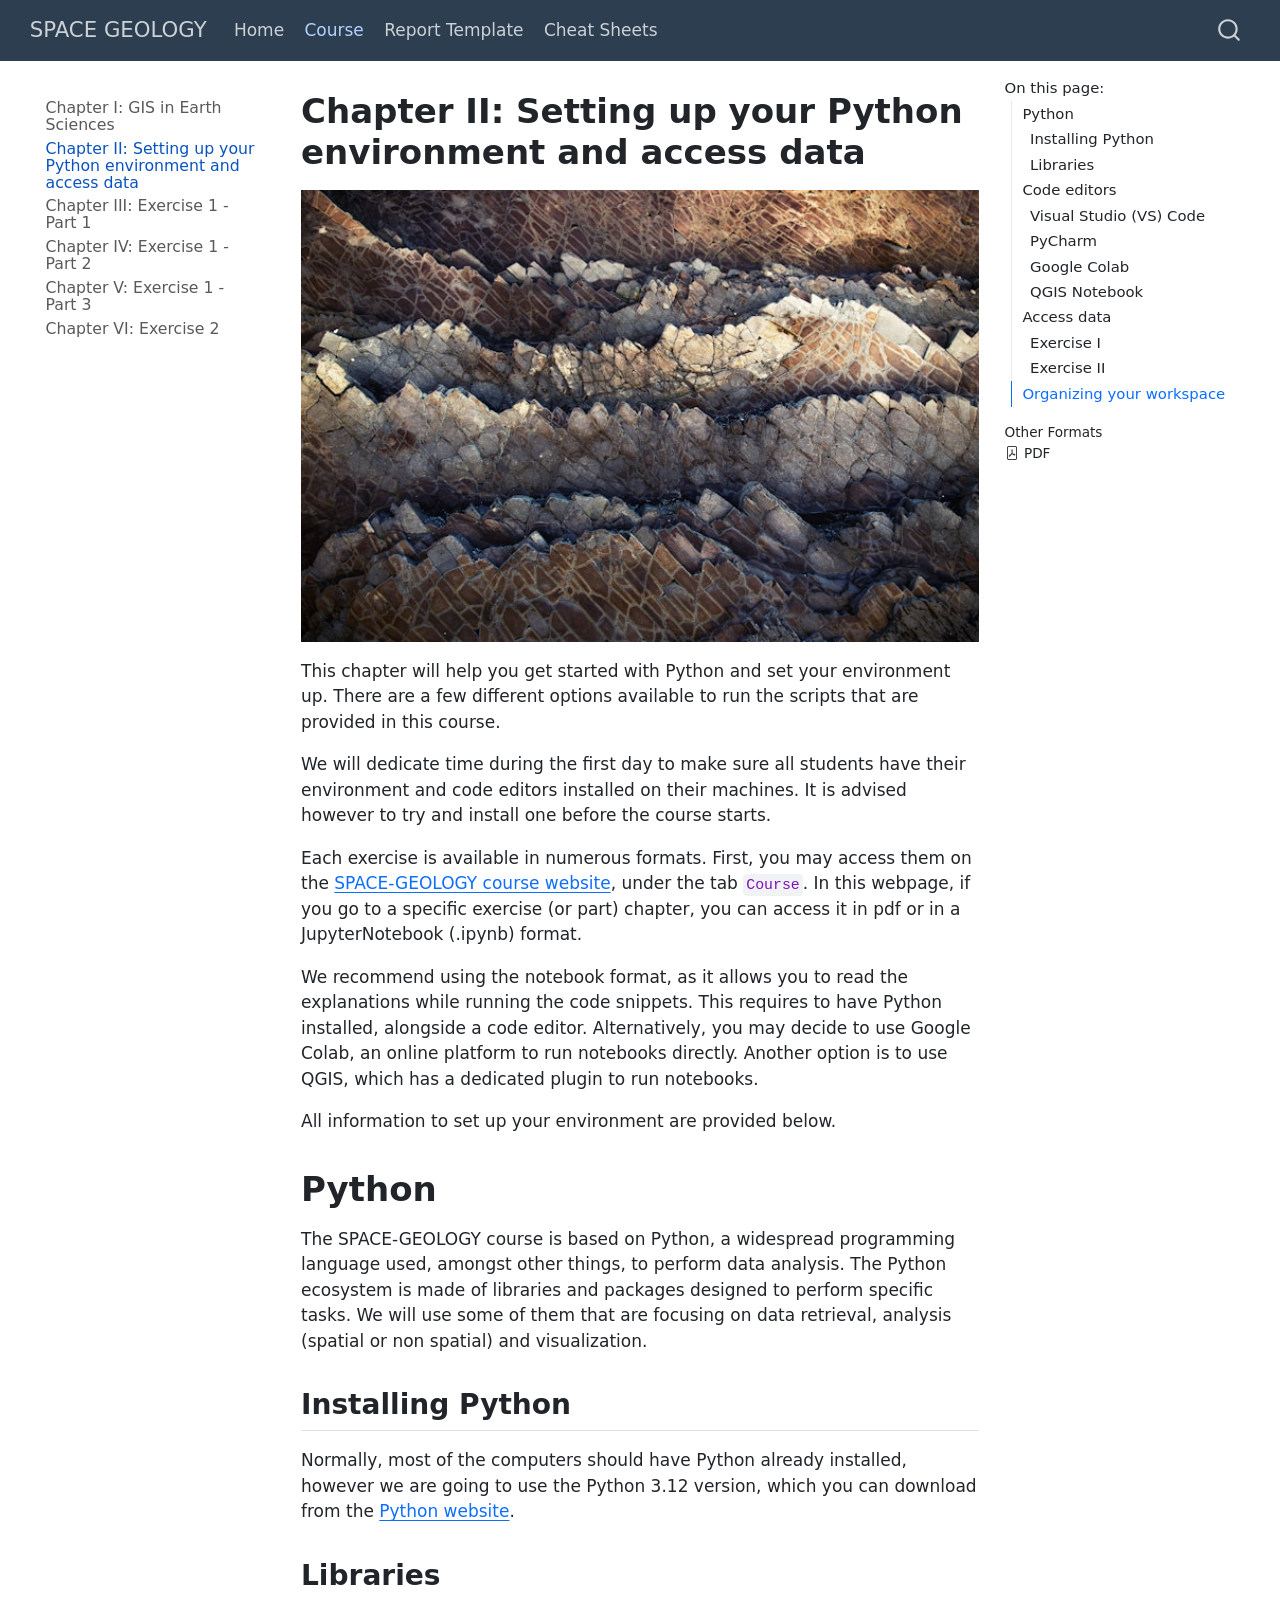
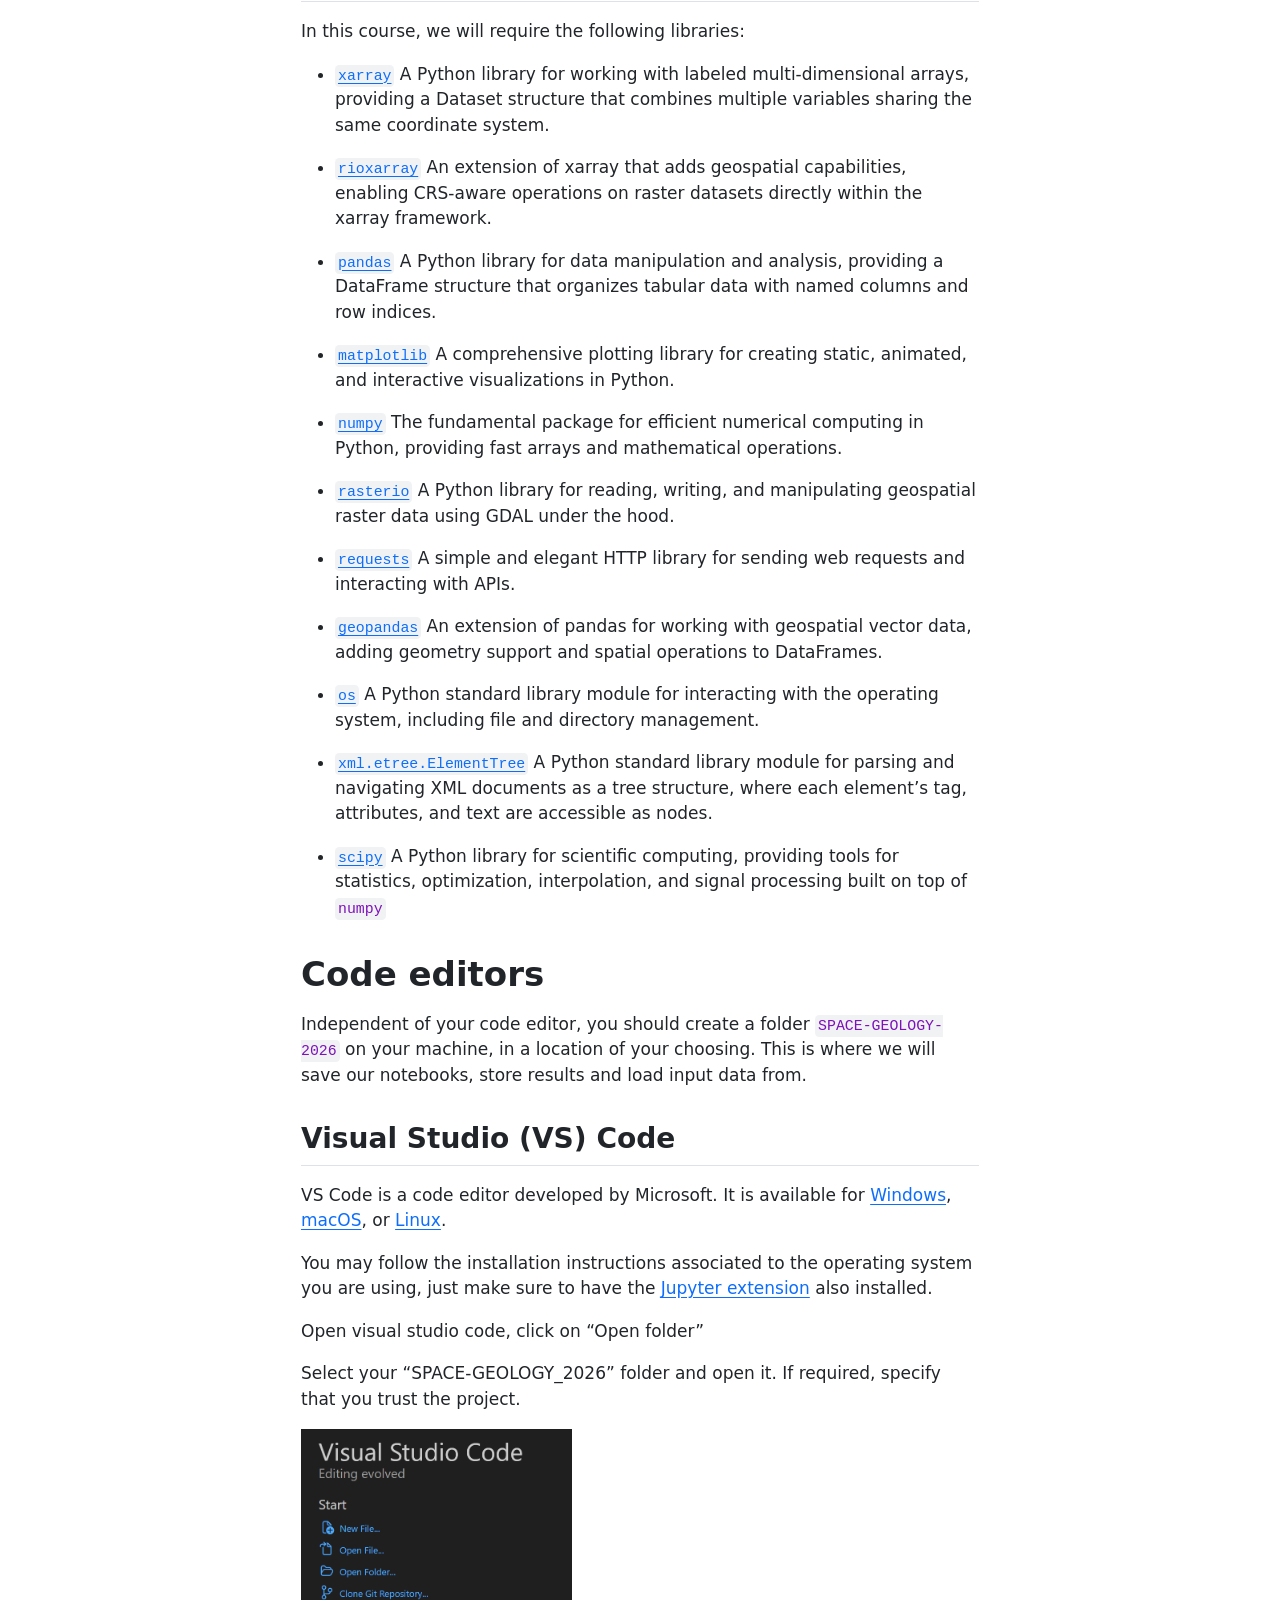
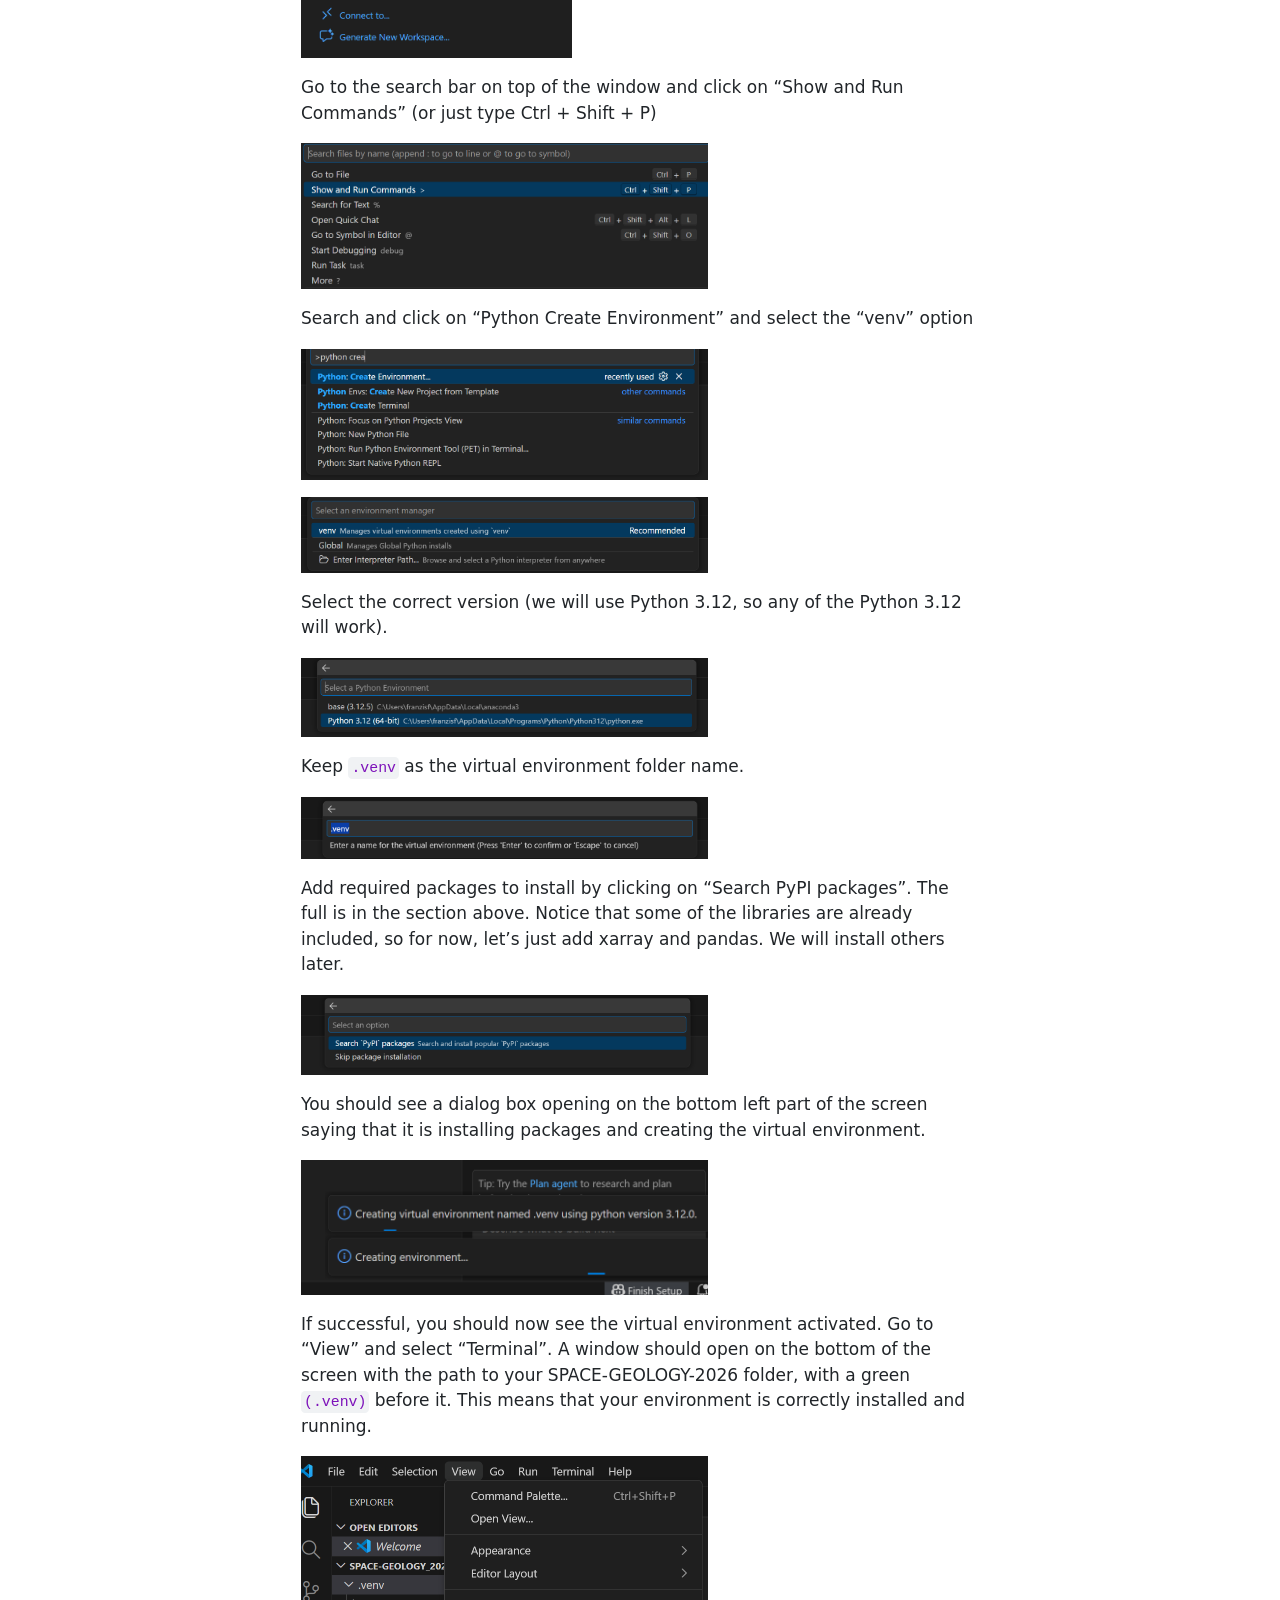
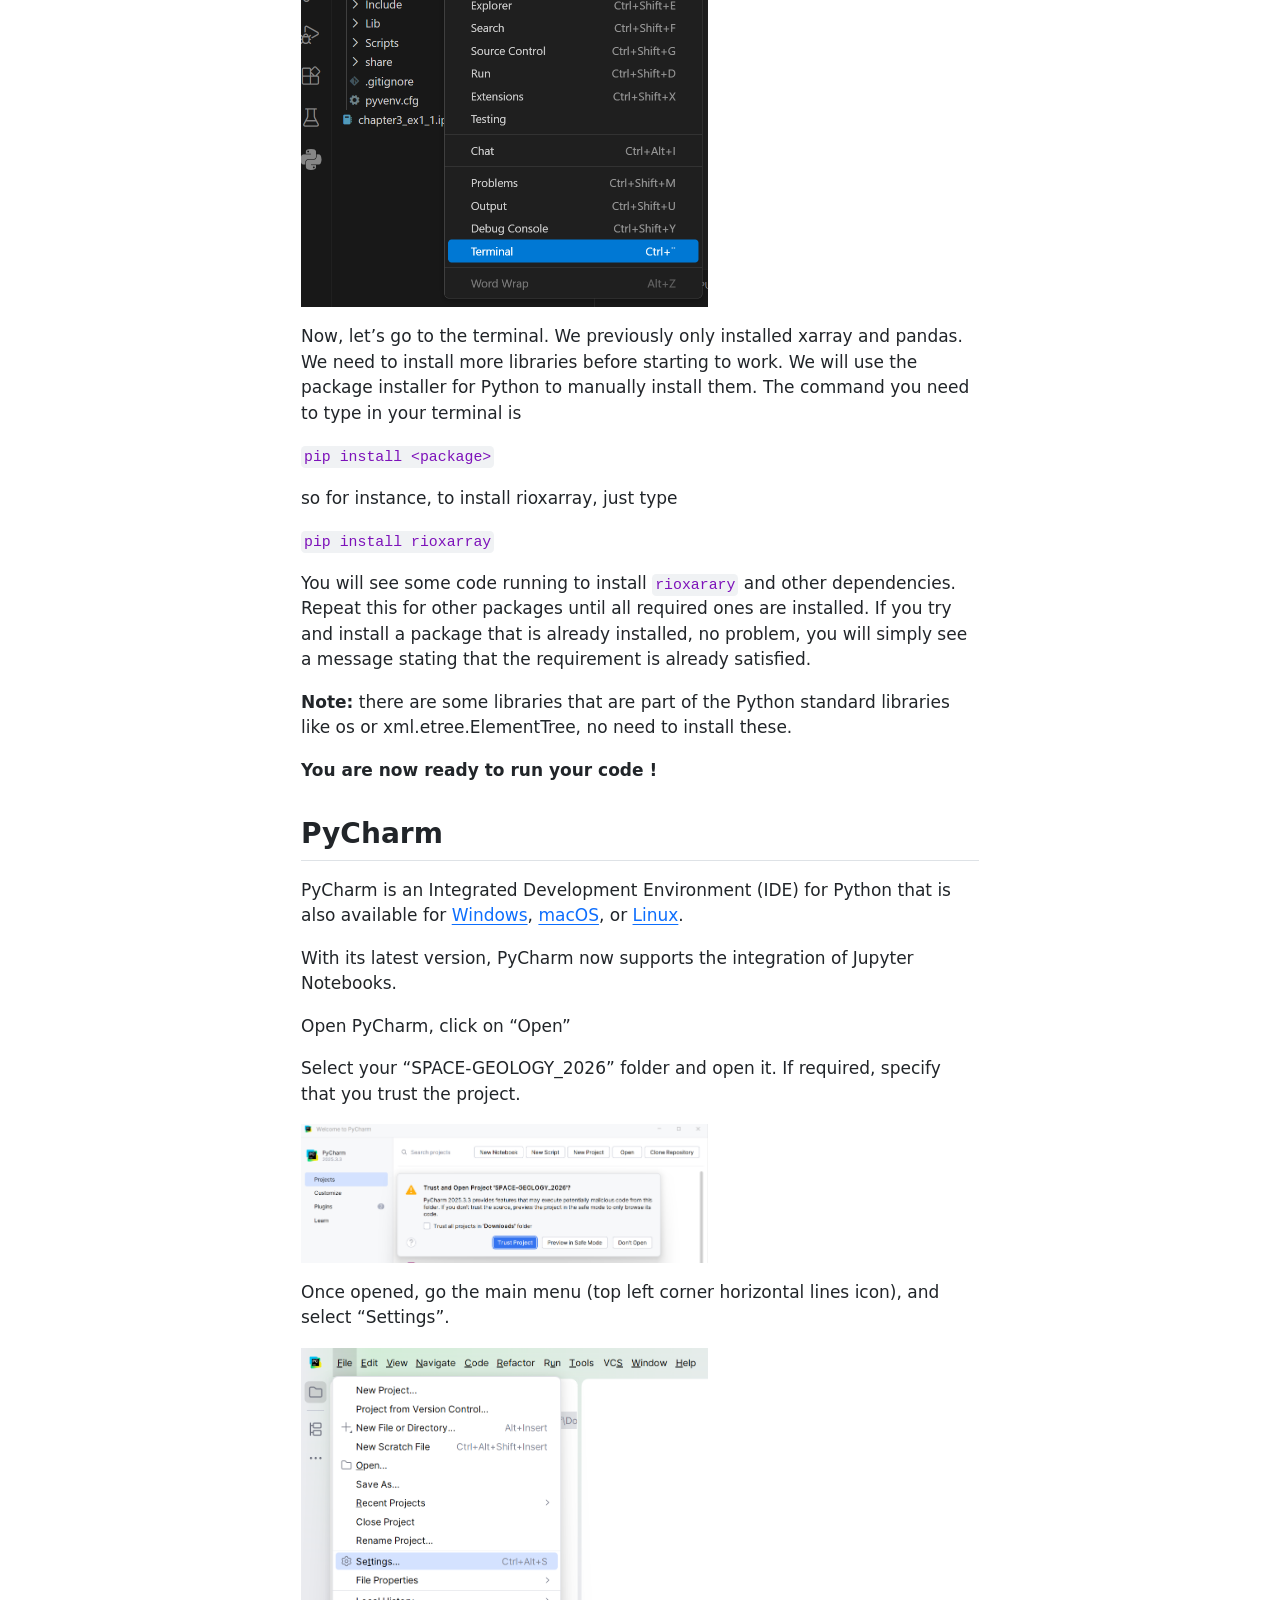
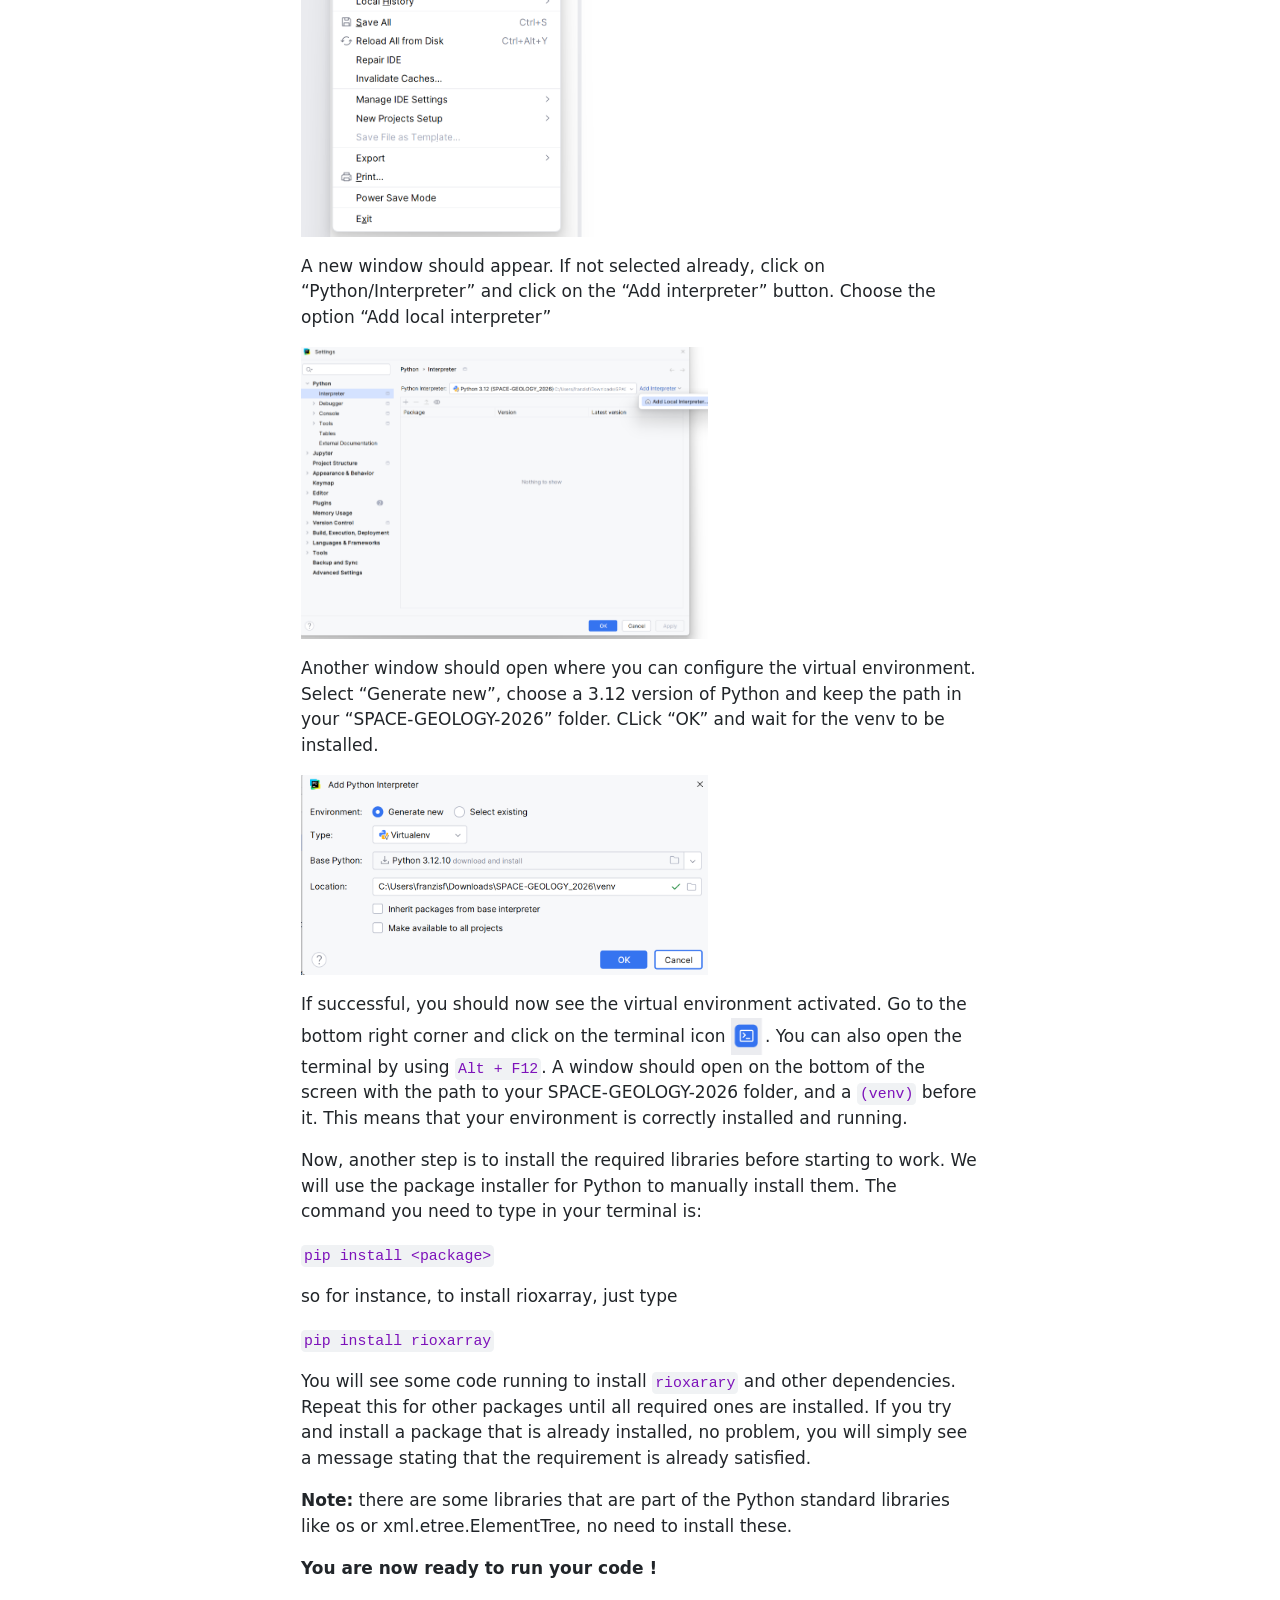
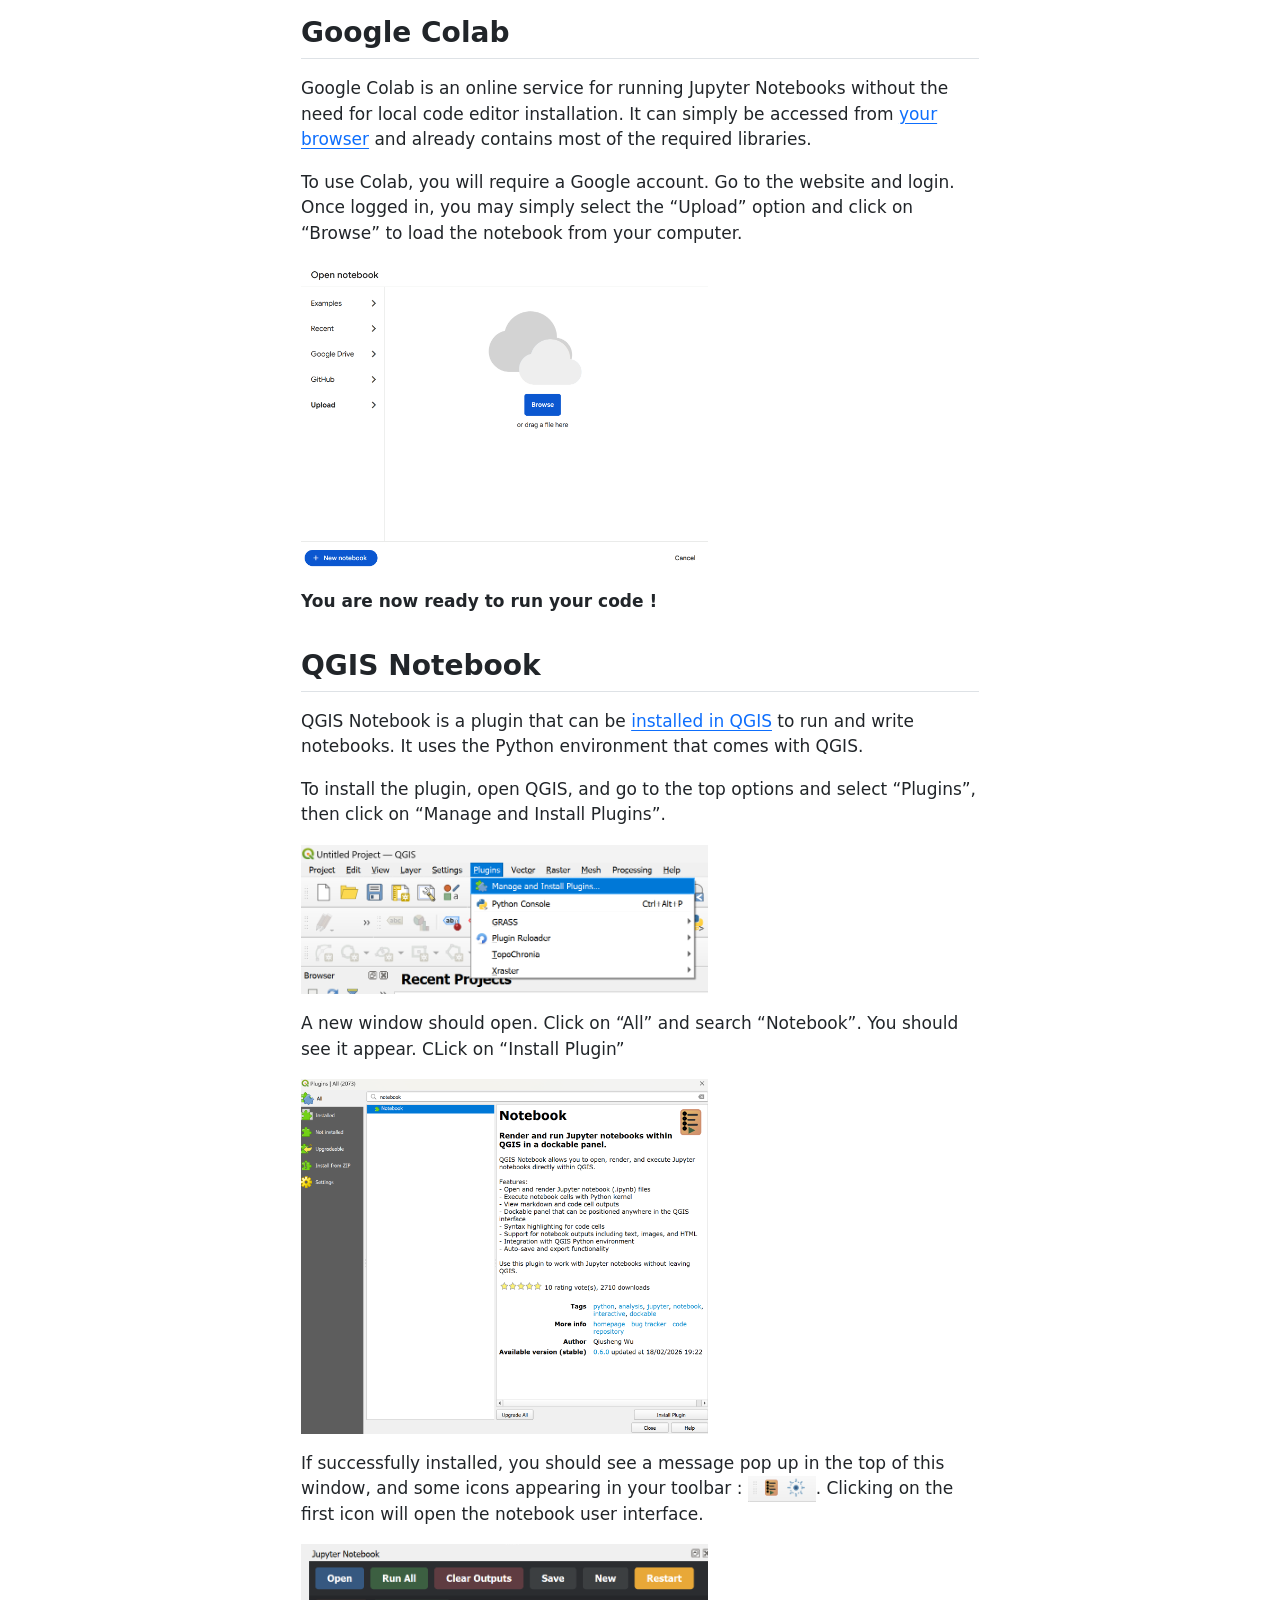
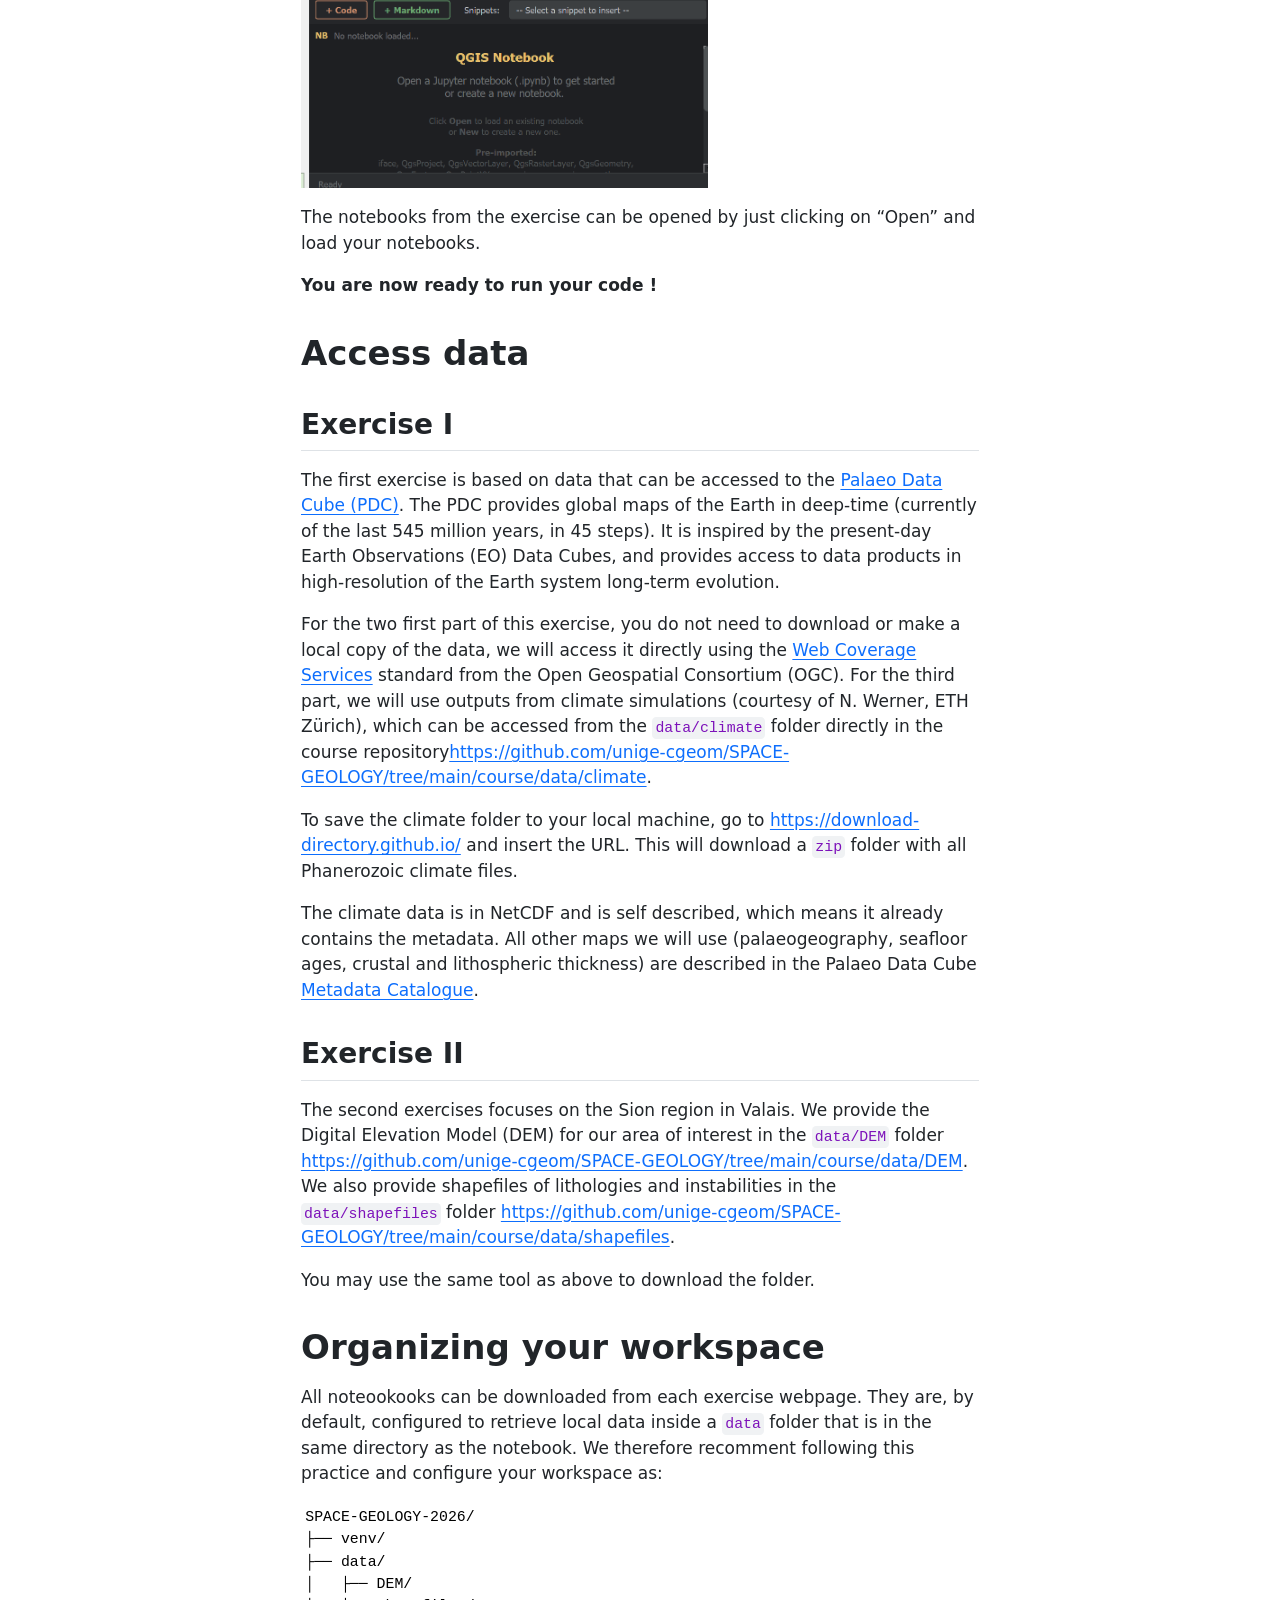
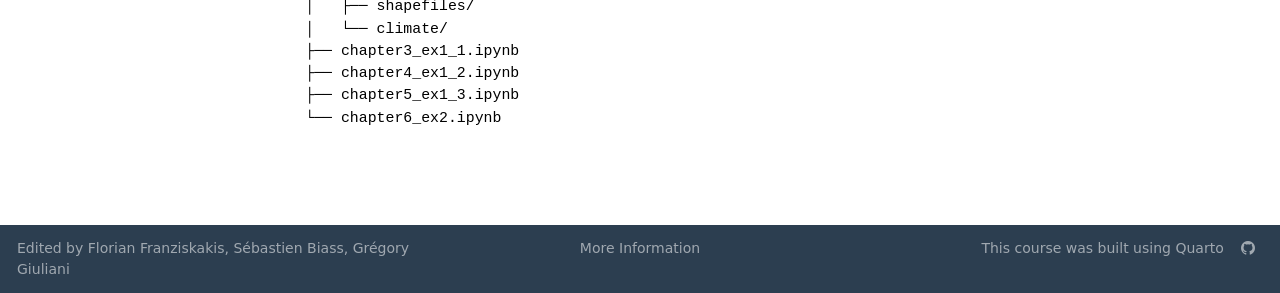
<file: course/chapter2_setup.html>
<!DOCTYPE html>
<html xmlns="http://www.w3.org/1999/xhtml" lang="en" xml:lang="en"><head>

<meta charset="utf-8">
<meta name="generator" content="quarto-1.9.38">

<meta name="viewport" content="width=device-width, initial-scale=1.0, user-scalable=yes">


<title>Chapter II: Setting up your Python environment and access data – SPACE GEOLOGY</title>
<style>
/* Default styles provided by pandoc.
** See https://pandoc.org/MANUAL.html#variables-for-html for config info.
*/
code{white-space: pre-wrap;}
span.smallcaps{font-variant: small-caps;}
div.columns{display: flex; gap: min(4vw, 1.5em);}
div.column{flex: auto; overflow-x: auto;}
div.hanging-indent{margin-left: 1.5em; text-indent: -1.5em;}
ul.task-list{list-style: none;}
ul.task-list li input[type="checkbox"] {
  width: 0.8em;
  margin: 0 0.8em 0.2em -1em; /* quarto-specific, see https://github.com/quarto-dev/quarto-cli/issues/4556 */ 
  vertical-align: middle;
}
</style>


<script src="../site_libs/quarto-nav/quarto-nav.js"></script>
<script src="../site_libs/quarto-nav/headroom.min.js"></script>
<script src="../site_libs/clipboard/clipboard.min.js"></script>
<script src="../site_libs/quarto-search/autocomplete.umd.js"></script>
<script src="../site_libs/quarto-search/fuse.min.js"></script>
<script src="../site_libs/quarto-search/quarto-search.js"></script>
<meta name="quarto:offset" content="../">
<script src="../site_libs/quarto-html/quarto.js" type="module"></script>
<script src="../site_libs/quarto-html/tabsets/tabsets.js" type="module"></script>
<script src="../site_libs/quarto-html/popper.min.js"></script>
<script src="../site_libs/quarto-html/tippy.umd.min.js"></script>
<script src="../site_libs/quarto-html/anchor.min.js"></script>
<link href="../site_libs/quarto-html/tippy.css" rel="stylesheet">
<link href="../site_libs/quarto-html/quarto-syntax-highlighting-15634bcf2e68342d4ad2dfa704d543f6.css" rel="stylesheet" id="quarto-text-highlighting-styles">
<script src="../site_libs/bootstrap/bootstrap.min.js"></script>
<link href="../site_libs/bootstrap/bootstrap-icons.css" rel="stylesheet">
<link href="../site_libs/bootstrap/bootstrap-c2df445520f3cdb3a82324a8d95dbd81.min.css" rel="stylesheet" append-hash="true" id="quarto-bootstrap" data-mode="light">
<script id="quarto-search-options" type="application/json">{
  "location": "navbar",
  "copy-button": false,
  "collapse-after": 3,
  "panel-placement": "end",
  "type": "overlay",
  "limit": 50,
  "keyboard-shortcut": [
    "f",
    "/",
    "s"
  ],
  "show-item-context": false,
  "language": {
    "search-no-results-text": "No results",
    "search-matching-documents-text": "matching documents",
    "search-copy-link-title": "Copy link to search",
    "search-hide-matches-text": "Hide additional matches",
    "search-more-match-text": "more match in this document",
    "search-more-matches-text": "more matches in this document",
    "search-clear-button-title": "Clear",
    "search-text-placeholder": "",
    "search-detached-cancel-button-title": "Cancel",
    "search-submit-button-title": "Submit",
    "search-label": "Search"
  }
}</script>


</head>

<body class="nav-sidebar floating nav-fixed quarto-light">

<div id="quarto-search-results"></div>
  <header id="quarto-header" class="headroom fixed-top">
    <nav class="navbar navbar-expand-lg " data-bs-theme="dark">
      <div class="navbar-container container-fluid">
      <div class="navbar-brand-container mx-auto">
    <a class="navbar-brand" href="../index.html">
    <span class="navbar-title">SPACE GEOLOGY</span>
    </a>
  </div>
            <div id="quarto-search" class="" title="Search"></div>
          <button class="navbar-toggler" type="button" data-bs-toggle="collapse" data-bs-target="#navbarCollapse" aria-controls="navbarCollapse" role="menu" aria-expanded="false" aria-label="Toggle navigation" onclick="if (window.quartoToggleHeadroom) { window.quartoToggleHeadroom(); }">
  <span class="navbar-toggler-icon"></span>
</button>
          <div class="collapse navbar-collapse" id="navbarCollapse">
            <ul class="navbar-nav navbar-nav-scroll me-auto">
  <li class="nav-item">
    <a class="nav-link" href="../index.html"> 
<span class="menu-text">Home</span></a>
  </li>  
  <li class="nav-item">
    <a class="nav-link active" href="../course/chapter1_intro.html" aria-current="page"> 
<span class="menu-text">Course</span></a>
  </li>  
  <li class="nav-item">
    <a class="nav-link" href="../report/report.html"> 
<span class="menu-text">Report Template</span></a>
  </li>  
  <li class="nav-item">
    <a class="nav-link" href="../cheat_sheets/cheat_sheet_chapter3_ex1_1.html"> 
<span class="menu-text">Cheat Sheets</span></a>
  </li>  
</ul>
          </div> <!-- /navcollapse -->
            <div class="quarto-navbar-tools">
</div>
      </div> <!-- /container-fluid -->
    </nav>
  <nav class="quarto-secondary-nav">
    <div class="container-fluid d-flex">
      <button type="button" class="quarto-btn-toggle btn" data-bs-toggle="collapse" role="button" data-bs-target=".quarto-sidebar-collapse-item" aria-controls="quarto-sidebar" aria-expanded="false" aria-label="Toggle sidebar navigation" onclick="if (window.quartoToggleHeadroom) { window.quartoToggleHeadroom(); }">
        <i class="bi bi-layout-text-sidebar-reverse"></i>
      </button>
        <nav class="quarto-page-breadcrumbs" aria-label="breadcrumb"><ol class="breadcrumb"><li class="breadcrumb-item"><a href="../course/chapter2_setup.html">Chapter II: Setting up your Python environment and access data</a></li></ol></nav>
        <a class="flex-grow-1" role="navigation" data-bs-toggle="collapse" data-bs-target=".quarto-sidebar-collapse-item" aria-controls="quarto-sidebar" aria-expanded="false" aria-label="Toggle sidebar navigation" onclick="if (window.quartoToggleHeadroom) { window.quartoToggleHeadroom(); }">      
        </a>
    </div>
  </nav>
</header>
<!-- content -->
<div id="quarto-content" class="quarto-container page-columns page-rows-contents page-layout-article page-navbar">
<!-- sidebar -->
  <nav id="quarto-sidebar" class="sidebar collapse collapse-horizontal quarto-sidebar-collapse-item sidebar-navigation floating overflow-auto">
    <div class="sidebar-menu-container"> 
    <ul class="list-unstyled mt-1">
        <li class="sidebar-item">
  <div class="sidebar-item-container"> 
  <a href="../course/chapter1_intro.html" class="sidebar-item-text sidebar-link">
 <span class="menu-text">Chapter I: GIS in Earth Sciences</span></a>
  </div>
</li>
        <li class="sidebar-item">
  <div class="sidebar-item-container"> 
  <a href="../course/chapter2_setup.html" class="sidebar-item-text sidebar-link active">
 <span class="menu-text">Chapter II: Setting up your Python environment and access data</span></a>
  </div>
</li>
        <li class="sidebar-item">
  <div class="sidebar-item-container"> 
  <a href="../course/chapter3_ex1_1.html" class="sidebar-item-text sidebar-link">
 <span class="menu-text">Chapter III: Exercise 1 - Part 1</span></a>
  </div>
</li>
        <li class="sidebar-item">
  <div class="sidebar-item-container"> 
  <a href="../course/chapter4_ex1_2.html" class="sidebar-item-text sidebar-link">
 <span class="menu-text">Chapter IV: Exercise 1 - Part 2</span></a>
  </div>
</li>
        <li class="sidebar-item">
  <div class="sidebar-item-container"> 
  <a href="../course/chapter5_ex1_3.html" class="sidebar-item-text sidebar-link">
 <span class="menu-text">Chapter V: Exercise 1 - Part 3</span></a>
  </div>
</li>
        <li class="sidebar-item">
  <div class="sidebar-item-container"> 
  <a href="../course/chapter6_ex2.html" class="sidebar-item-text sidebar-link">
 <span class="menu-text">Chapter VI: Exercise 2</span></a>
  </div>
</li>
    </ul>
    </div>
</nav>
<div id="quarto-sidebar-glass" class="quarto-sidebar-collapse-item" data-bs-toggle="collapse" data-bs-target=".quarto-sidebar-collapse-item"></div>
<!-- margin-sidebar -->
    <div id="quarto-margin-sidebar" class="sidebar margin-sidebar">
        <nav id="TOC" role="doc-toc" class="toc-active" data-toc-expanded="99">
    <h2 id="toc-title">On this page:</h2>
   
  <ul>
  <li><a href="#python" id="toc-python" class="nav-link active" data-scroll-target="#python">Python</a>
  <ul class="collapse">
  <li><a href="#installing-python" id="toc-installing-python" class="nav-link" data-scroll-target="#installing-python">Installing Python</a></li>
  <li><a href="#libraries" id="toc-libraries" class="nav-link" data-scroll-target="#libraries">Libraries</a></li>
  </ul></li>
  <li><a href="#code-editors" id="toc-code-editors" class="nav-link" data-scroll-target="#code-editors">Code editors</a>
  <ul class="collapse">
  <li><a href="#visual-studio-vs-code" id="toc-visual-studio-vs-code" class="nav-link" data-scroll-target="#visual-studio-vs-code">Visual Studio (VS) Code</a></li>
  <li><a href="#pycharm" id="toc-pycharm" class="nav-link" data-scroll-target="#pycharm">PyCharm</a></li>
  <li><a href="#google-colab" id="toc-google-colab" class="nav-link" data-scroll-target="#google-colab">Google Colab</a></li>
  <li><a href="#qgis-notebook" id="toc-qgis-notebook" class="nav-link" data-scroll-target="#qgis-notebook">QGIS Notebook</a></li>
  </ul></li>
  <li><a href="#access-data" id="toc-access-data" class="nav-link" data-scroll-target="#access-data">Access data</a>
  <ul class="collapse">
  <li><a href="#exercise-i" id="toc-exercise-i" class="nav-link" data-scroll-target="#exercise-i">Exercise I</a></li>
  <li><a href="#exercise-ii" id="toc-exercise-ii" class="nav-link" data-scroll-target="#exercise-ii">Exercise II</a></li>
  </ul></li>
  <li><a href="#organizing-your-workspace" id="toc-organizing-your-workspace" class="nav-link" data-scroll-target="#organizing-your-workspace">Organizing your workspace</a></li>
  </ul>
<div class="quarto-alternate-formats"><h2>Other Formats</h2><ul><li><a href="chapter2_setup.pdf"><i class="bi bi-file-pdf"></i>PDF</a></li></ul></div></nav>
    </div>
<!-- main -->
<main class="content" id="quarto-document-content">

<header id="title-block-header" class="quarto-title-block default">
<div class="quarto-title">
<h1 class="title">Chapter II: Setting up your Python environment and access data</h1>
</div>



<div class="quarto-title-meta">

    
  
    
  </div>
  


</header>


<p><img src="images/cover_tim-mossholder_montana.jpg" class="img-fluid" style="width:100.0%" alt="Montaña de Oro State Park (USA). Photo by Tim Mossholder on Unsplash"> </p><div style="page-break-after: always;"></div><p></p>
<p>This chapter will help you get started with Python and set your environment up. There are a few different options available to run the scripts that are provided in this course.</p>
<p>We will dedicate time during the first day to make sure all students have their environment and code editors installed on their machines. It is advised however to try and install one before the course starts.</p>
<p>Each exercise is available in numerous formats. First, you may access them on the <a href="https://unige-cgeom.github.io/SPACE-GEOLOGY">SPACE-GEOLOGY course website</a>, under the tab <code>Course</code>. In this webpage, if you go to a specific exercise (or part) chapter, you can access it in pdf or in a JupyterNotebook (.ipynb) format.</p>
<p>We recommend using the notebook format, as it allows you to read the explanations while running the code snippets. This requires to have Python installed, alongside a code editor. Alternatively, you may decide to use Google Colab, an online platform to run notebooks directly. Another option is to use QGIS, which has a dedicated plugin to run notebooks.</p>
<p>All information to set up your environment are provided below.</p>
<section id="python" class="level1">
<h1>Python</h1>
<p>The SPACE-GEOLOGY course is based on Python, a widespread programming language used, amongst other things, to perform data analysis. The Python ecosystem is made of libraries and packages designed to perform specific tasks. We will use some of them that are focusing on data retrieval, analysis (spatial or non spatial) and visualization.</p>
<section id="installing-python" class="level2">
<h2 class="anchored" data-anchor-id="installing-python">Installing Python</h2>
<p>Normally, most of the computers should have Python already installed, however we are going to use the Python 3.12 version, which you can download from the <a href="https://www.python.org/downloads/">Python website</a>.</p>
</section>
<section id="libraries" class="level2">
<h2 class="anchored" data-anchor-id="libraries">Libraries</h2>
<p>In this course, we will require the following libraries:</p>
<ul>
<li><p><a href="https://docs.xarray.dev/"><code>xarray</code></a> A Python library for working with labeled multi-dimensional arrays, providing a Dataset structure that combines multiple variables sharing the same coordinate system.</p></li>
<li><p><a href="https://corteva.github.io/rioxarray/"><code>rioxarray</code></a> An extension of xarray that adds geospatial capabilities, enabling CRS-aware operations on raster datasets directly within the xarray framework.</p></li>
<li><p><a href="https://pandas.pydata.org/"><code>pandas</code></a> A Python library for data manipulation and analysis, providing a DataFrame structure that organizes tabular data with named columns and row indices.</p></li>
<li><p><a href="https://matplotlib.org/"><code>matplotlib</code></a> A comprehensive plotting library for creating static, animated, and interactive visualizations in Python.</p></li>
<li><p><a href="https://numpy.org/"><code>numpy</code></a> The fundamental package for efficient numerical computing in Python, providing fast arrays and mathematical operations.</p></li>
<li><p><a href="https://rasterio.readthedocs.io/"><code>rasterio</code></a> A Python library for reading, writing, and manipulating geospatial raster data using GDAL under the hood.</p></li>
<li><p><a href="https://requests.readthedocs.io/"><code>requests</code></a> A simple and elegant HTTP library for sending web requests and interacting with APIs.</p></li>
<li><p><a href="https://geopandas.org/"><code>geopandas</code></a> An extension of pandas for working with geospatial vector data, adding geometry support and spatial operations to DataFrames.</p></li>
<li><p><a href="https://docs.python.org/3/library/os.html"><code>os</code></a> A Python standard library module for interacting with the operating system, including file and directory management.</p></li>
<li><p><a href="https://docs.python.org/3/library/xml.etree.elementtree.html"><code>xml.etree.ElementTree</code></a> A Python standard library module for parsing and navigating XML documents as a tree structure, where each element’s tag, attributes, and text are accessible as nodes.</p></li>
<li><p><a href="https://scipy.org/"><code>scipy</code></a> A Python library for scientific computing, providing tools for statistics, optimization, interpolation, and signal processing built on top of <code>numpy</code></p></li>
</ul>
</section>
</section>
<section id="code-editors" class="level1">
<h1>Code editors</h1>
<p>Independent of your code editor, you should create a folder <code>SPACE-GEOLOGY-2026</code> on your machine, in a location of your choosing. This is where we will save our notebooks, store results and load input data from.</p>
<section id="visual-studio-vs-code" class="level2">
<h2 class="anchored" data-anchor-id="visual-studio-vs-code">Visual Studio (VS) Code</h2>
<p>VS Code is a code editor developed by Microsoft. It is available for <a href="https://code.visualstudio.com/docs/setup/windows">Windows</a>, <a href="https://code.visualstudio.com/docs/setup/mac">macOS</a>, or <a href="https://code.visualstudio.com/docs/setup/linux">Linux</a>.</p>
<p>You may follow the installation instructions associated to the operating system you are using, just make sure to have the <a href="https://marketplace.visualstudio.com/items?itemName=ms-toolsai.jupyter">Jupyter extension</a> also installed.</p>
<p>Open visual studio code, click on “Open folder”</p>
<p>Select your “SPACE-GEOLOGY_2026” folder and open it. If required, specify that you trust the project.</p>
<p><img src="images/VS_Code_welcome.png" class="img-fluid" style="width:40.0%"></p>
<p>Go to the search bar on top of the window and click on “Show and Run Commands” (or just type Ctrl + Shift + P)</p>
<p><img src="images/VS_Code_show_run_cmd.png" class="img-fluid" style="width:60.0%"></p>
<p>Search and click on “Python Create Environment” and select the “venv” option</p>
<p><img src="images/VS_Code_create_env.png" class="img-fluid" style="width:60.0%"></p>
<p><img src="images/VS_Code_venv.png" class="img-fluid" style="width:60.0%"></p>
<p>Select the correct version (we will use Python 3.12, so any of the Python 3.12 will work).</p>
<p><img src="images/VS_Code_py_312.png" class="img-fluid" style="width:60.0%"></p>
<p>Keep <code>.venv</code> as the virtual environment folder name.</p>
<p><img src="images/VS_Code_venv_name.png" class="img-fluid" style="width:60.0%"></p>
<p>Add required packages to install by clicking on “Search PyPI packages”. The full is in the section above. Notice that some of the libraries are already included, so for now, let’s just add xarray and pandas. We will install others later.</p>
<p><img src="images/VS_Code_add_packages.png" class="img-fluid" style="width:60.0%"></p>
<p>You should see a dialog box opening on the bottom left part of the screen saying that it is installing packages and creating the virtual environment.</p>
<p><img src="images/VS_Code_venv_being_created.png" class="img-fluid" style="width:60.0%"></p>
<p>If successful, you should now see the virtual environment activated. Go to “View” and select “Terminal”. A window should open on the bottom of the screen with the path to your SPACE-GEOLOGY-2026 folder, with a green <code>(.venv)</code> before it. This means that your environment is correctly installed and running.</p>
<p><img src="images/VS_Code_view_terminal.png" class="img-fluid" style="width:60.0%"></p>
<p>Now, let’s go to the terminal. We previously only installed xarray and pandas. We need to install more libraries before starting to work. We will use the package installer for Python to manually install them. The command you need to type in your terminal is</p>
<p><code>pip install &lt;package&gt;</code></p>
<p>so for instance, to install rioxarray, just type</p>
<p><code>pip install rioxarray</code></p>
<p>You will see some code running to install <code>rioxarary</code> and other dependencies. Repeat this for other packages until all required ones are installed. If you try and install a package that is already installed, no problem, you will simply see a message stating that the requirement is already satisfied.</p>
<p><strong>Note:</strong> there are some libraries that are part of the Python standard libraries like os or xml.etree.ElementTree, no need to install these.</p>
<p><strong>You are now ready to run your code !</strong></p>
</section>
<section id="pycharm" class="level2">
<h2 class="anchored" data-anchor-id="pycharm">PyCharm</h2>
<p>PyCharm is an Integrated Development Environment (IDE) for Python that is also available for <a href="https://www.jetbrains.com/pycharm/download/?section=windows">Windows</a>, <a href="https://www.jetbrains.com/pycharm/download/?section=mac">macOS</a>, or <a href="https://www.jetbrains.com/pycharm/download/?section=linux">Linux</a>.</p>
<p>With its latest version, PyCharm now supports the integration of Jupyter Notebooks.</p>
<p>Open PyCharm, click on “Open”</p>
<p>Select your “SPACE-GEOLOGY_2026” folder and open it. If required, specify that you trust the project.</p>
<p><img src="images/PyCharm_welcome.png" class="img-fluid" style="width:60.0%"></p>
<p>Once opened, go the main menu (top left corner horizontal lines icon), and select “Settings”.</p>
<p><img src="images/PyCharm_settings.png" class="img-fluid" style="width:60.0%"></p>
<p>A new window should appear. If not selected already, click on “Python/Interpreter” and click on the “Add interpreter” button. Choose the option “Add local interpreter”</p>
<p><img src="images/PyCharm_add_local_interpreter.png" class="img-fluid" style="width:60.0%"></p>
<p>Another window should open where you can configure the virtual environment. Select “Generate new”, choose a 3.12 version of Python and keep the path in your “SPACE-GEOLOGY-2026” folder. CLick “OK” and wait for the venv to be installed.</p>
<p><img src="images/PyCharm_conf_venv.png" class="img-fluid" style="width:60.0%"></p>
<p>If successful, you should now see the virtual environment activated. Go to the bottom right corner and click on the terminal icon <img src="images/PyCharm_terminal_icon.png" class="img-fluid" style="width:5.0%">. You can also open the terminal by using <code>Alt + F12</code>. A window should open on the bottom of the screen with the path to your SPACE-GEOLOGY-2026 folder, and a <code>(venv)</code> before it. This means that your environment is correctly installed and running.</p>
<p>Now, another step is to install the required libraries before starting to work. We will use the package installer for Python to manually install them. The command you need to type in your terminal is:</p>
<p><code>pip install &lt;package&gt;</code></p>
<p>so for instance, to install rioxarray, just type</p>
<p><code>pip install rioxarray</code></p>
<p>You will see some code running to install <code>rioxarary</code> and other dependencies. Repeat this for other packages until all required ones are installed. If you try and install a package that is already installed, no problem, you will simply see a message stating that the requirement is already satisfied.</p>
<p><strong>Note:</strong> there are some libraries that are part of the Python standard libraries like os or xml.etree.ElementTree, no need to install these.</p>
<p><strong>You are now ready to run your code !</strong></p>
</section>
<section id="google-colab" class="level2">
<h2 class="anchored" data-anchor-id="google-colab">Google Colab</h2>
<p>Google Colab is an online service for running Jupyter Notebooks without the need for local code editor installation. It can simply be accessed from <a href="https://colab.research.google.com/">your browser</a> and already contains most of the required libraries.</p>
<p>To use Colab, you will require a Google account. Go to the website and login. Once logged in, you may simply select the “Upload” option and click on “Browse” to load the notebook from your computer.</p>
<p><img src="images/Colab_upload_notebook.png" class="img-fluid" style="width:60.0%"></p>
<p><strong>You are now ready to run your code !</strong></p>
</section>
<section id="qgis-notebook" class="level2">
<h2 class="anchored" data-anchor-id="qgis-notebook">QGIS Notebook</h2>
<p>QGIS Notebook is a plugin that can be <a href="https://plugins.qgis.org/plugins/qgis_notebook/">installed in QGIS</a> to run and write notebooks. It uses the Python environment that comes with QGIS.</p>
<p>To install the plugin, open QGIS, and go to the top options and select “Plugins”, then click on “Manage and Install Plugins”.</p>
<p><img src="images/QGIS_manage_plugins.png" class="img-fluid" style="width:60.0%"></p>
<p>A new window should open. Click on “All” and search “Notebook”. You should see it appear. CLick on “Install Plugin”</p>
<p><img src="images/QGIS_plugin_notebook.png" class="img-fluid" style="width:60.0%"></p>
<p>If successfully installed, you should see a message pop up in the top of this window, and some icons appearing in your toolbar : <img src="images/QGIS_notebook_icons.png" class="img-fluid" style="width:10.0%">. Clicking on the first icon will open the notebook user interface.</p>
<p><img src="images/QGIS_notebook_ui.png" class="img-fluid" style="width:60.0%"></p>
<p>The notebooks from the exercise can be opened by just clicking on “Open” and load your notebooks.</p>
<p><strong>You are now ready to run your code !</strong></p>
</section>
</section>
<section id="access-data" class="level1">
<h1>Access data</h1>
<section id="exercise-i" class="level2">
<h2 class="anchored" data-anchor-id="exercise-i">Exercise I</h2>
<p>The first exercise is based on data that can be accessed to the <a href="https://github.com/florianfranz/palaeo-data-cube">Palaeo Data Cube (PDC)</a>. The PDC provides global maps of the Earth in deep-time (currently of the last 545 million years, in 45 steps). It is inspired by the present-day Earth Observations (EO) Data Cubes, and provides access to data products in high-resolution of the Earth system long-term evolution.</p>
<p>For the two first part of this exercise, you do not need to download or make a local copy of the data, we will access it directly using the <a href="https://www.ogc.org/standards/wcs/">Web Coverage Services</a> standard from the Open Geospatial Consortium (OGC). For the third part, we will use outputs from climate simulations (courtesy of N. Werner, ETH Zürich), which can be accessed from the <code>data/climate</code> folder directly in the course repository<a href="https://github.com/unige-cgeom/SPACE-GEOLOGY/tree/main/course/data/climate">https://github.com/unige-cgeom/SPACE-GEOLOGY/tree/main/course/data/climate</a>.</p>
<p>To save the climate folder to your local machine, go to <a href="https://download-directory.github.io/">https://download-directory.github.io/</a> and insert the URL. This will download a <code>zip</code> folder with all Phanerozoic climate files.</p>
<p>The climate data is in NetCDF and is self described, which means it already contains the metadata. All other maps we will use (palaeogeography, seafloor ages, crustal and lithospheric thickness) are described in the Palaeo Data Cube <a href="https://geonetwork.panalesis.org/geonetwork/srv/eng/catalog.search#/home">Metadata Catalogue</a>.</p>
</section>
<section id="exercise-ii" class="level2">
<h2 class="anchored" data-anchor-id="exercise-ii">Exercise II</h2>
<p>The second exercises focuses on the Sion region in Valais. We provide the Digital Elevation Model (DEM) for our area of interest in the <code>data/DEM</code> folder <a href="https://github.com/unige-cgeom/SPACE-GEOLOGY/tree/main/course/data/DEM">https://github.com/unige-cgeom/SPACE-GEOLOGY/tree/main/course/data/DEM</a>. We also provide shapefiles of lithologies and instabilities in the <code>data/shapefiles</code> folder <a href="https://github.com/unige-cgeom/SPACE-GEOLOGY/tree/main/course/data/shapefiles">https://github.com/unige-cgeom/SPACE-GEOLOGY/tree/main/course/data/shapefiles</a>.</p>
<p>You may use the same tool as above to download the folder.</p>
</section>
</section>
<section id="organizing-your-workspace" class="level1">
<h1>Organizing your workspace</h1>
<p>All noteookooks can be downloaded from each exercise webpage. They are, by default, configured to retrieve local data inside a <code>data</code> folder that is in the same directory as the notebook. We therefore recomment following this practice and configure your workspace as:</p>
<pre><code>SPACE-GEOLOGY-2026/
├── venv/
├── data/
│   ├── DEM/
│   ├── shapefiles/
│   └── climate/
├── chapter3_ex1_1.ipynb
├── chapter4_ex1_2.ipynb
├── chapter5_ex1_3.ipynb
└── chapter6_ex2.ipynb</code></pre>


</section>

</main> <!-- /main -->
<script id="quarto-html-after-body" type="application/javascript">
  window.document.addEventListener("DOMContentLoaded", function (event) {
    const icon = "";
    const anchorJS = new window.AnchorJS();
    anchorJS.options = {
      placement: 'right',
      icon: icon
    };
    anchorJS.add('.anchored');
    const isCodeAnnotation = (el) => {
      for (const clz of el.classList) {
        if (clz.startsWith('code-annotation-')) {                     
          return true;
        }
      }
      return false;
    }
    const onCopySuccess = function(e) {
      // button target
      const button = e.trigger;
      // don't keep focus
      button.blur();
      // flash "checked"
      button.classList.add('code-copy-button-checked');
      var currentTitle = button.getAttribute("title");
      button.setAttribute("title", "Copied!");
      let tooltip;
      if (window.bootstrap) {
        button.setAttribute("data-bs-toggle", "tooltip");
        button.setAttribute("data-bs-placement", "left");
        button.setAttribute("data-bs-title", "Copied!");
        tooltip = new bootstrap.Tooltip(button, 
          { trigger: "manual", 
            customClass: "code-copy-button-tooltip",
            offset: [0, -8]});
        tooltip.show();    
      }
      setTimeout(function() {
        if (tooltip) {
          tooltip.hide();
          button.removeAttribute("data-bs-title");
          button.removeAttribute("data-bs-toggle");
          button.removeAttribute("data-bs-placement");
        }
        button.setAttribute("title", currentTitle);
        button.classList.remove('code-copy-button-checked');
      }, 1000);
      // clear code selection
      e.clearSelection();
    }
    const getTextToCopy = function(trigger) {
      const outerScaffold = trigger.parentElement.cloneNode(true);
      const codeEl = outerScaffold.querySelector('code');
      for (const childEl of codeEl.children) {
        if (isCodeAnnotation(childEl)) {
          childEl.remove();
        }
      }
      return codeEl.innerText;
    }
    const clipboard = new window.ClipboardJS('.code-copy-button:not([data-in-quarto-modal])', {
      text: getTextToCopy
    });
    clipboard.on('success', onCopySuccess);
    if (window.document.getElementById('quarto-embedded-source-code-modal')) {
      const clipboardModal = new window.ClipboardJS('.code-copy-button[data-in-quarto-modal]', {
        text: getTextToCopy,
        container: window.document.getElementById('quarto-embedded-source-code-modal')
      });
      clipboardModal.on('success', onCopySuccess);
    }
      var localhostRegex = new RegExp(/^(?:http|https):\/\/localhost\:?[0-9]*\//);
      var mailtoRegex = new RegExp(/^mailto:/);
        var filterRegex = new RegExp("https:\/\/unige-cgeom\.github\.io\/SPACE-GEOLOGY\/");
      var isInternal = (href) => {
          return filterRegex.test(href) || localhostRegex.test(href) || mailtoRegex.test(href);
      }
      // Inspect non-navigation links and adorn them if external
     var links = window.document.querySelectorAll('a[href]:not(.nav-link):not(.navbar-brand):not(.toc-action):not(.sidebar-link):not(.sidebar-item-toggle):not(.pagination-link):not(.no-external):not([aria-hidden]):not(.dropdown-item):not(.quarto-navigation-tool):not(.about-link)');
      for (var i=0; i<links.length; i++) {
        const link = links[i];
        if (!isInternal(link.href)) {
          // undo the damage that might have been done by quarto-nav.js in the case of
          // links that we want to consider external
          if (link.dataset.originalHref !== undefined) {
            link.href = link.dataset.originalHref;
          }
        }
      }
    function tippyHover(el, contentFn, onTriggerFn, onUntriggerFn) {
      const config = {
        allowHTML: true,
        maxWidth: 500,
        delay: 100,
        arrow: false,
        appendTo: function(el) {
            return el.parentElement;
        },
        interactive: true,
        interactiveBorder: 10,
        theme: 'quarto',
        placement: 'bottom-start',
      };
      if (contentFn) {
        config.content = contentFn;
      }
      if (onTriggerFn) {
        config.onTrigger = onTriggerFn;
      }
      if (onUntriggerFn) {
        config.onUntrigger = onUntriggerFn;
      }
      window.tippy(el, config); 
    }
    const noterefs = window.document.querySelectorAll('a[role="doc-noteref"]');
    for (var i=0; i<noterefs.length; i++) {
      const ref = noterefs[i];
      tippyHover(ref, function() {
        // use id or data attribute instead here
        let href = ref.getAttribute('data-footnote-href') || ref.getAttribute('href');
        try { href = new URL(href).hash; } catch {}
        const id = href.replace(/^#\/?/, "");
        const note = window.document.getElementById(id);
        if (note) {
          return note.innerHTML;
        } else {
          return "";
        }
      });
    }
    const xrefs = window.document.querySelectorAll('a.quarto-xref');
    const processXRef = (id, note) => {
      // Strip column container classes
      const stripColumnClz = (el) => {
        el.classList.remove("page-full", "page-columns");
        if (el.children) {
          for (const child of el.children) {
            stripColumnClz(child);
          }
        }
      }
      stripColumnClz(note)
      if (id === null || id.startsWith('sec-')) {
        // Special case sections, only their first couple elements
        const container = document.createElement("div");
        if (note.children && note.children.length > 2) {
          container.appendChild(note.children[0].cloneNode(true));
          for (let i = 1; i < note.children.length; i++) {
            const child = note.children[i];
            if (child.tagName === "P" && child.innerText === "") {
              continue;
            } else {
              container.appendChild(child.cloneNode(true));
              break;
            }
          }
          if (window.Quarto?.typesetMath) {
            window.Quarto.typesetMath(container);
          }
          return container.innerHTML
        } else {
          if (window.Quarto?.typesetMath) {
            window.Quarto.typesetMath(note);
          }
          return note.innerHTML;
        }
      } else {
        // Remove any anchor links if they are present
        const anchorLink = note.querySelector('a.anchorjs-link');
        if (anchorLink) {
          anchorLink.remove();
        }
        if (window.Quarto?.typesetMath) {
          window.Quarto.typesetMath(note);
        }
        if (note.classList.contains("callout")) {
          return note.outerHTML;
        } else {
          return note.innerHTML;
        }
      }
    }
    for (var i=0; i<xrefs.length; i++) {
      const xref = xrefs[i];
      tippyHover(xref, undefined, function(instance) {
        instance.disable();
        let url = xref.getAttribute('href');
        let hash = undefined; 
        if (url.startsWith('#')) {
          hash = url;
        } else {
          try { hash = new URL(url).hash; } catch {}
        }
        if (hash) {
          const id = hash.replace(/^#\/?/, "");
          const note = window.document.getElementById(id);
          if (note !== null) {
            try {
              const html = processXRef(id, note.cloneNode(true));
              instance.setContent(html);
            } finally {
              instance.enable();
              instance.show();
            }
          } else {
            // See if we can fetch this
            fetch(url.split('#')[0])
            .then(res => res.text())
            .then(html => {
              const parser = new DOMParser();
              const htmlDoc = parser.parseFromString(html, "text/html");
              const note = htmlDoc.getElementById(id);
              if (note !== null) {
                const html = processXRef(id, note);
                instance.setContent(html);
              } 
            }).finally(() => {
              instance.enable();
              instance.show();
            });
          }
        } else {
          // See if we can fetch a full url (with no hash to target)
          // This is a special case and we should probably do some content thinning / targeting
          fetch(url)
          .then(res => res.text())
          .then(html => {
            const parser = new DOMParser();
            const htmlDoc = parser.parseFromString(html, "text/html");
            const note = htmlDoc.querySelector('main.content');
            if (note !== null) {
              // This should only happen for chapter cross references
              // (since there is no id in the URL)
              // remove the first header
              if (note.children.length > 0 && note.children[0].tagName === "HEADER") {
                note.children[0].remove();
              }
              const html = processXRef(null, note);
              instance.setContent(html);
            } 
          }).finally(() => {
            instance.enable();
            instance.show();
          });
        }
      }, function(instance) {
      });
    }
        let selectedAnnoteEl;
        const selectorForAnnotation = ( cell, annotation) => {
          let cellAttr = 'data-code-cell="' + cell + '"';
          let lineAttr = 'data-code-annotation="' +  annotation + '"';
          const selector = 'span[' + cellAttr + '][' + lineAttr + ']';
          return selector;
        }
        const selectCodeLines = (annoteEl) => {
          const doc = window.document;
          const targetCell = annoteEl.getAttribute("data-target-cell");
          const targetAnnotation = annoteEl.getAttribute("data-target-annotation");
          const annoteSpan = window.document.querySelector(selectorForAnnotation(targetCell, targetAnnotation));
          const lines = annoteSpan.getAttribute("data-code-lines").split(",");
          const lineIds = lines.map((line) => {
            return targetCell + "-" + line;
          })
          let top = null;
          let height = null;
          let parent = null;
          if (lineIds.length > 0) {
              //compute the position of the single el (top and bottom and make a div)
              const el = window.document.getElementById(lineIds[0]);
              top = el.offsetTop;
              height = el.offsetHeight;
              parent = el.parentElement.parentElement;
            if (lineIds.length > 1) {
              const lastEl = window.document.getElementById(lineIds[lineIds.length - 1]);
              const bottom = lastEl.offsetTop + lastEl.offsetHeight;
              height = bottom - top;
            }
            if (top !== null && height !== null && parent !== null) {
              // cook up a div (if necessary) and position it 
              let div = window.document.getElementById("code-annotation-line-highlight");
              if (div === null) {
                div = window.document.createElement("div");
                div.setAttribute("id", "code-annotation-line-highlight");
                div.style.position = 'absolute';
                parent.appendChild(div);
              }
              div.style.top = top - 2 + "px";
              div.style.height = height + 4 + "px";
              div.style.left = 0;
              let gutterDiv = window.document.getElementById("code-annotation-line-highlight-gutter");
              if (gutterDiv === null) {
                gutterDiv = window.document.createElement("div");
                gutterDiv.setAttribute("id", "code-annotation-line-highlight-gutter");
                gutterDiv.style.position = 'absolute';
                const codeCell = window.document.getElementById(targetCell);
                const gutter = codeCell.querySelector('.code-annotation-gutter');
                gutter.appendChild(gutterDiv);
              }
              gutterDiv.style.top = top - 2 + "px";
              gutterDiv.style.height = height + 4 + "px";
            }
            selectedAnnoteEl = annoteEl;
          }
        };
        const unselectCodeLines = () => {
          const elementsIds = ["code-annotation-line-highlight", "code-annotation-line-highlight-gutter"];
          elementsIds.forEach((elId) => {
            const div = window.document.getElementById(elId);
            if (div) {
              div.remove();
            }
          });
          selectedAnnoteEl = undefined;
        };
          // Handle positioning of the toggle
      window.addEventListener(
        "resize",
        throttle(() => {
          elRect = undefined;
          if (selectedAnnoteEl) {
            selectCodeLines(selectedAnnoteEl);
          }
        }, 10)
      );
      function throttle(fn, ms) {
      let throttle = false;
      let timer;
        return (...args) => {
          if(!throttle) { // first call gets through
              fn.apply(this, args);
              throttle = true;
          } else { // all the others get throttled
              if(timer) clearTimeout(timer); // cancel #2
              timer = setTimeout(() => {
                fn.apply(this, args);
                timer = throttle = false;
              }, ms);
          }
        };
      }
        // Attach click handler to the DT
        const annoteDls = window.document.querySelectorAll('dt[data-target-cell]');
        for (const annoteDlNode of annoteDls) {
          annoteDlNode.addEventListener('click', (event) => {
            const clickedEl = event.target;
            if (clickedEl !== selectedAnnoteEl) {
              unselectCodeLines();
              const activeEl = window.document.querySelector('dt[data-target-cell].code-annotation-active');
              if (activeEl) {
                activeEl.classList.remove('code-annotation-active');
              }
              selectCodeLines(clickedEl);
              clickedEl.classList.add('code-annotation-active');
            } else {
              // Unselect the line
              unselectCodeLines();
              clickedEl.classList.remove('code-annotation-active');
            }
          });
        }
    const findCites = (el) => {
      const parentEl = el.parentElement;
      if (parentEl) {
        const cites = parentEl.dataset.cites;
        if (cites) {
          return {
            el,
            cites: cites.split(' ')
          };
        } else {
          return findCites(el.parentElement)
        }
      } else {
        return undefined;
      }
    };
    var bibliorefs = window.document.querySelectorAll('a[role="doc-biblioref"]');
    for (var i=0; i<bibliorefs.length; i++) {
      const ref = bibliorefs[i];
      const citeInfo = findCites(ref);
      if (citeInfo) {
        tippyHover(citeInfo.el, function() {
          var popup = window.document.createElement('div');
          citeInfo.cites.forEach(function(cite) {
            var citeDiv = window.document.createElement('div');
            citeDiv.classList.add('hanging-indent');
            citeDiv.classList.add('csl-entry');
            var biblioDiv = window.document.getElementById('ref-' + cite);
            if (biblioDiv) {
              citeDiv.innerHTML = biblioDiv.innerHTML;
            }
            popup.appendChild(citeDiv);
          });
          return popup.innerHTML;
        });
      }
    }
  });
  </script>
</div> <!-- /content -->
<footer class="footer">
  <div class="nav-footer">
    <div class="nav-footer-left">
      <ul class="footer-items list-unstyled">
    <li class="nav-item">
 Edited by Florian Franziskakis, Sébastien Biass, Grégory Giuliani
  </li>  
</ul>
    </div>   
    <div class="nav-footer-center">
      <ul class="footer-items list-unstyled">
    <li class="nav-item">
    <a class="nav-link" href="../info/license.html">
<p>More Information</p>
</a>
  </li>  
</ul>
    </div>
    <div class="nav-footer-right">
      <ul class="footer-items list-unstyled">
    <li class="nav-item">
    <a class="nav-link" href="https://quarto.org/">
<p>This course was built using Quarto</p>
</a>
  </li>  
    <li class="nav-item compact">
    <a class="nav-link" href="https://github.com/unige-cgeom/SPACE-GEOLOGY">
      <i class="bi bi-github" role="img">
</i> 
    </a>
  </li>  
</ul>
    </div>
  </div>
</footer>




</body></html>
</file>
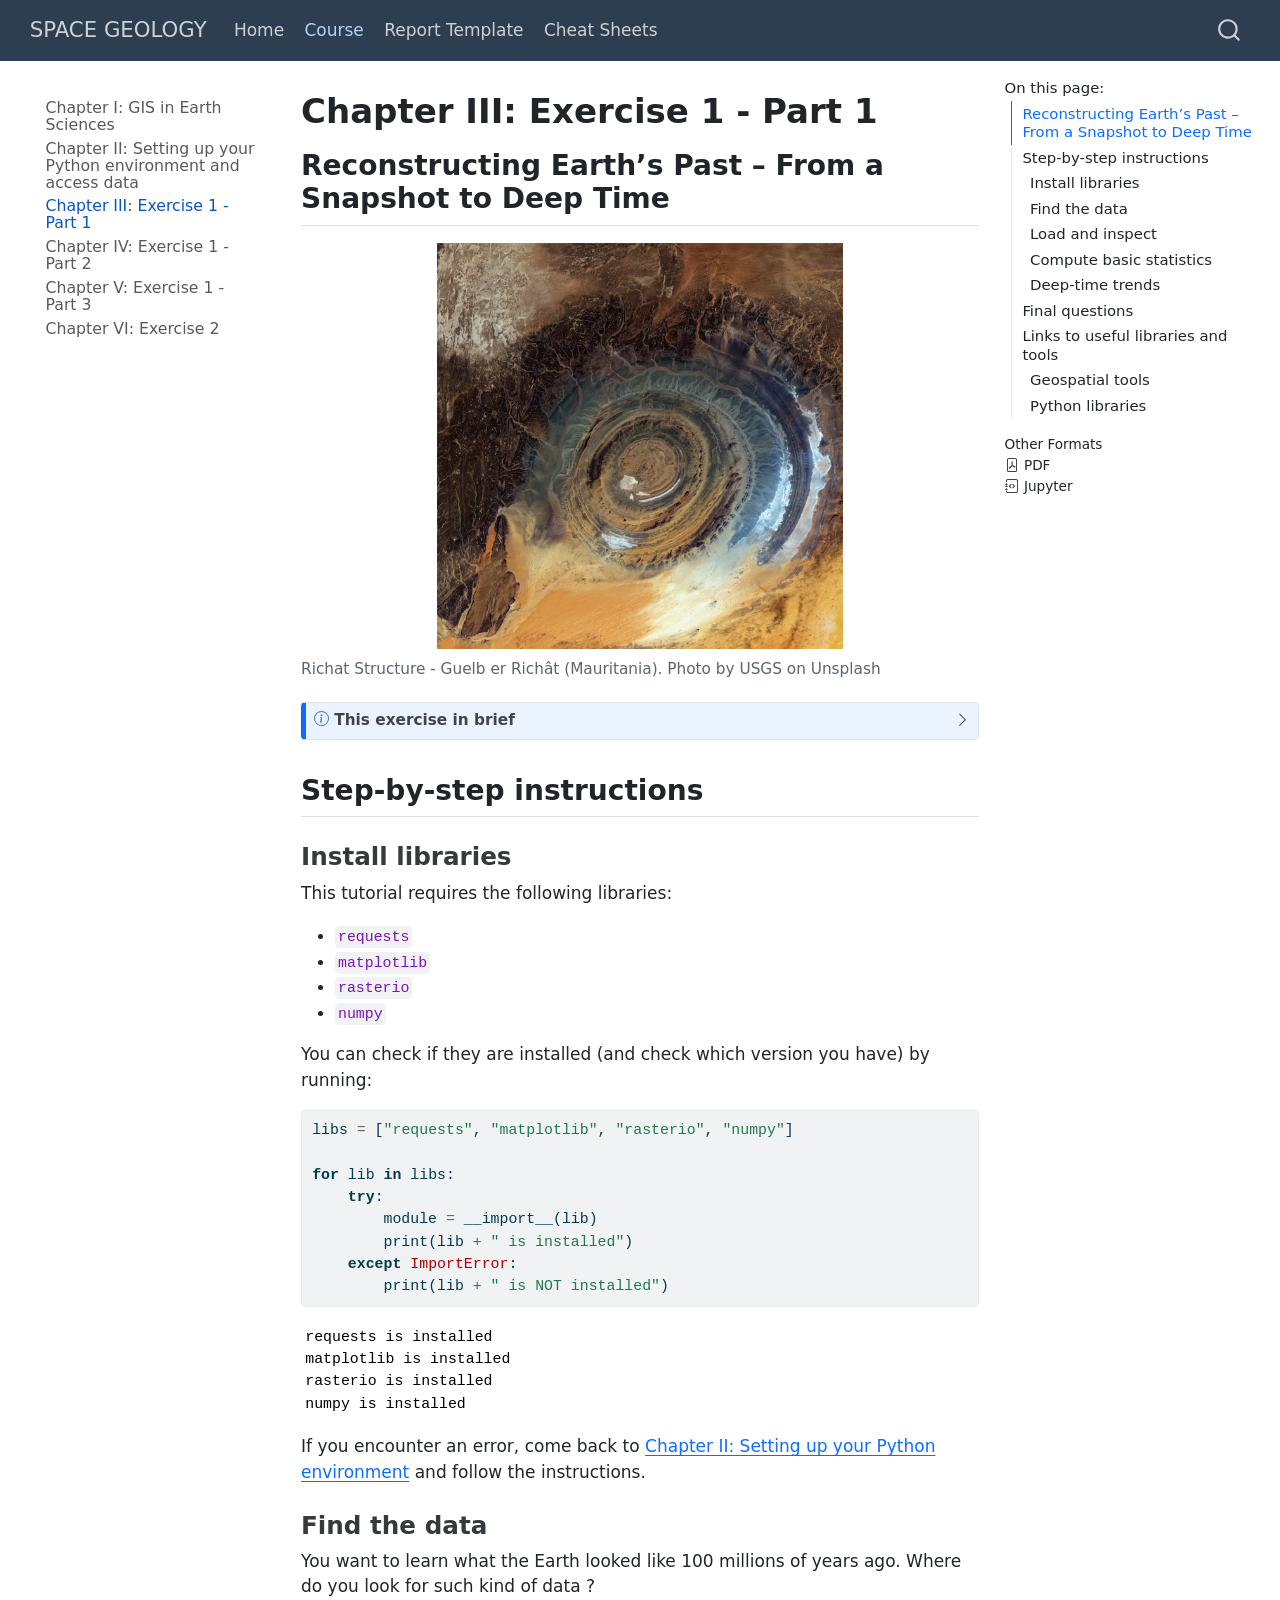
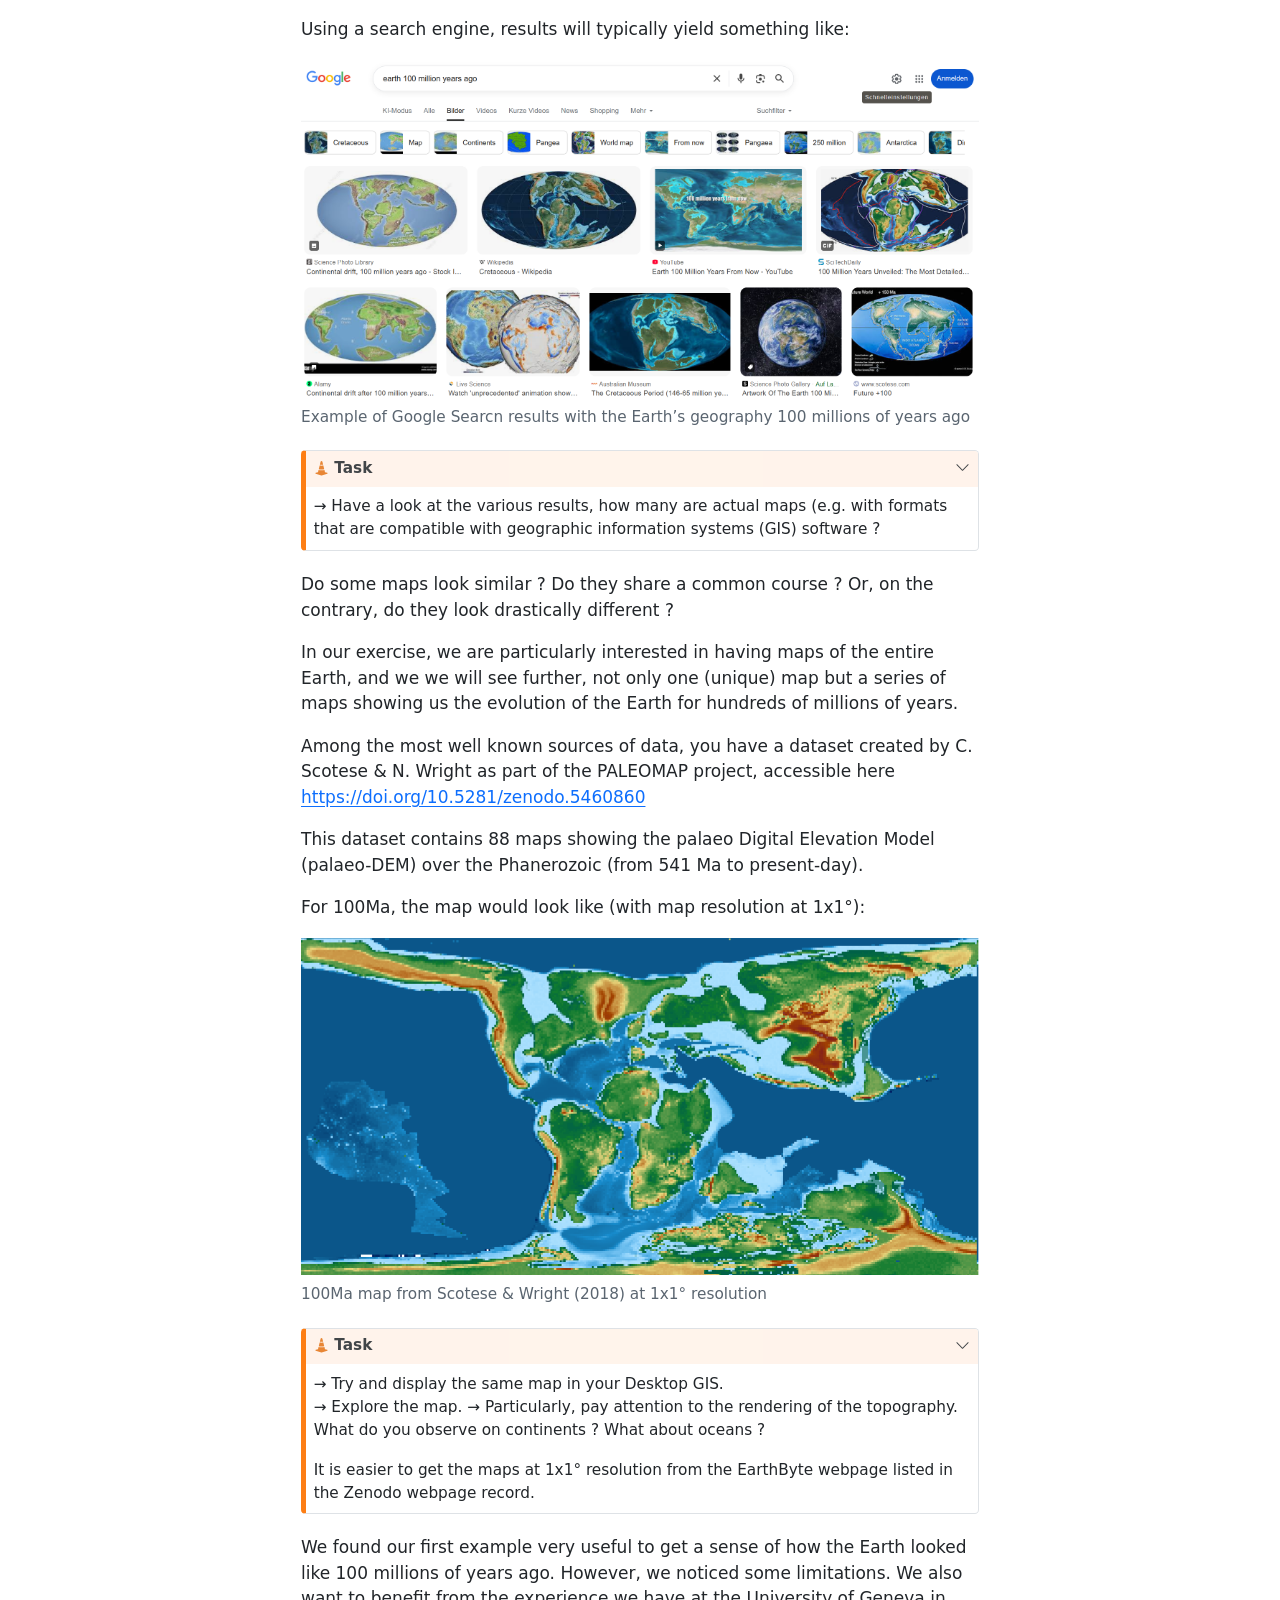
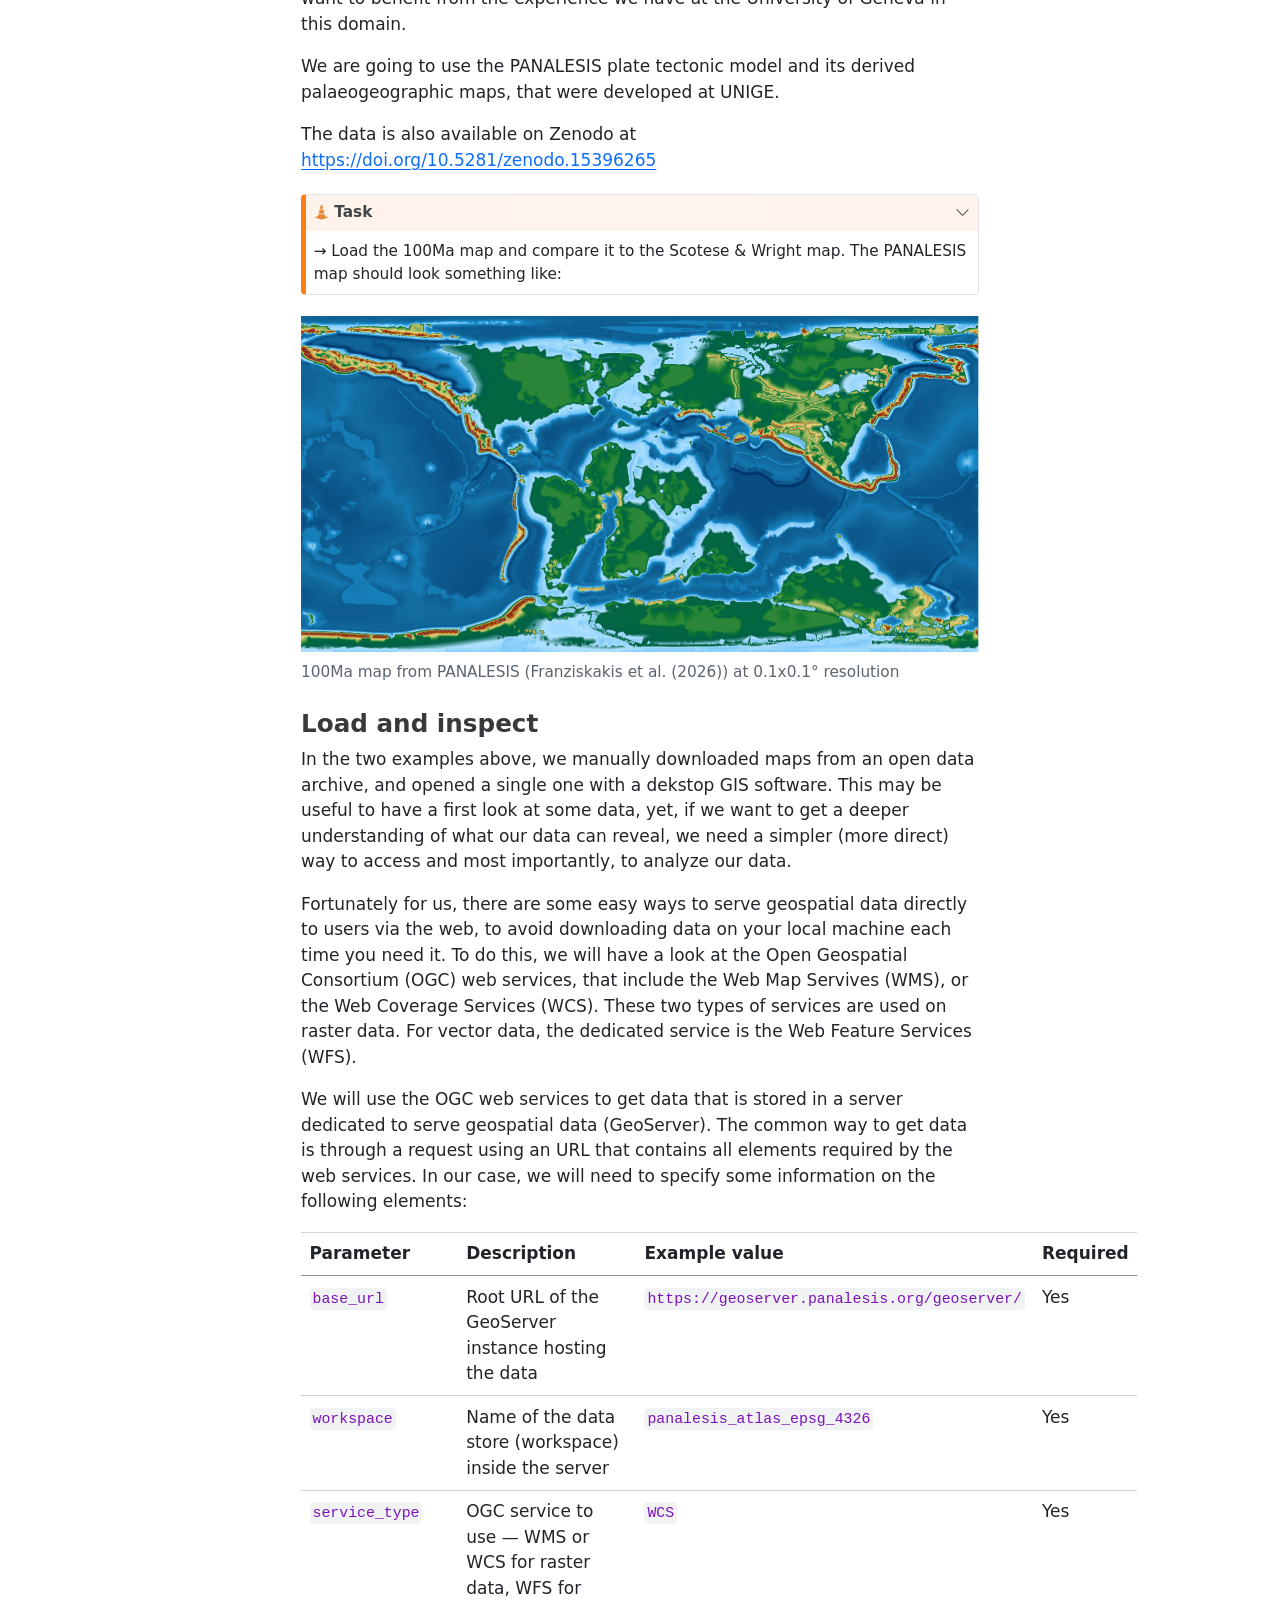
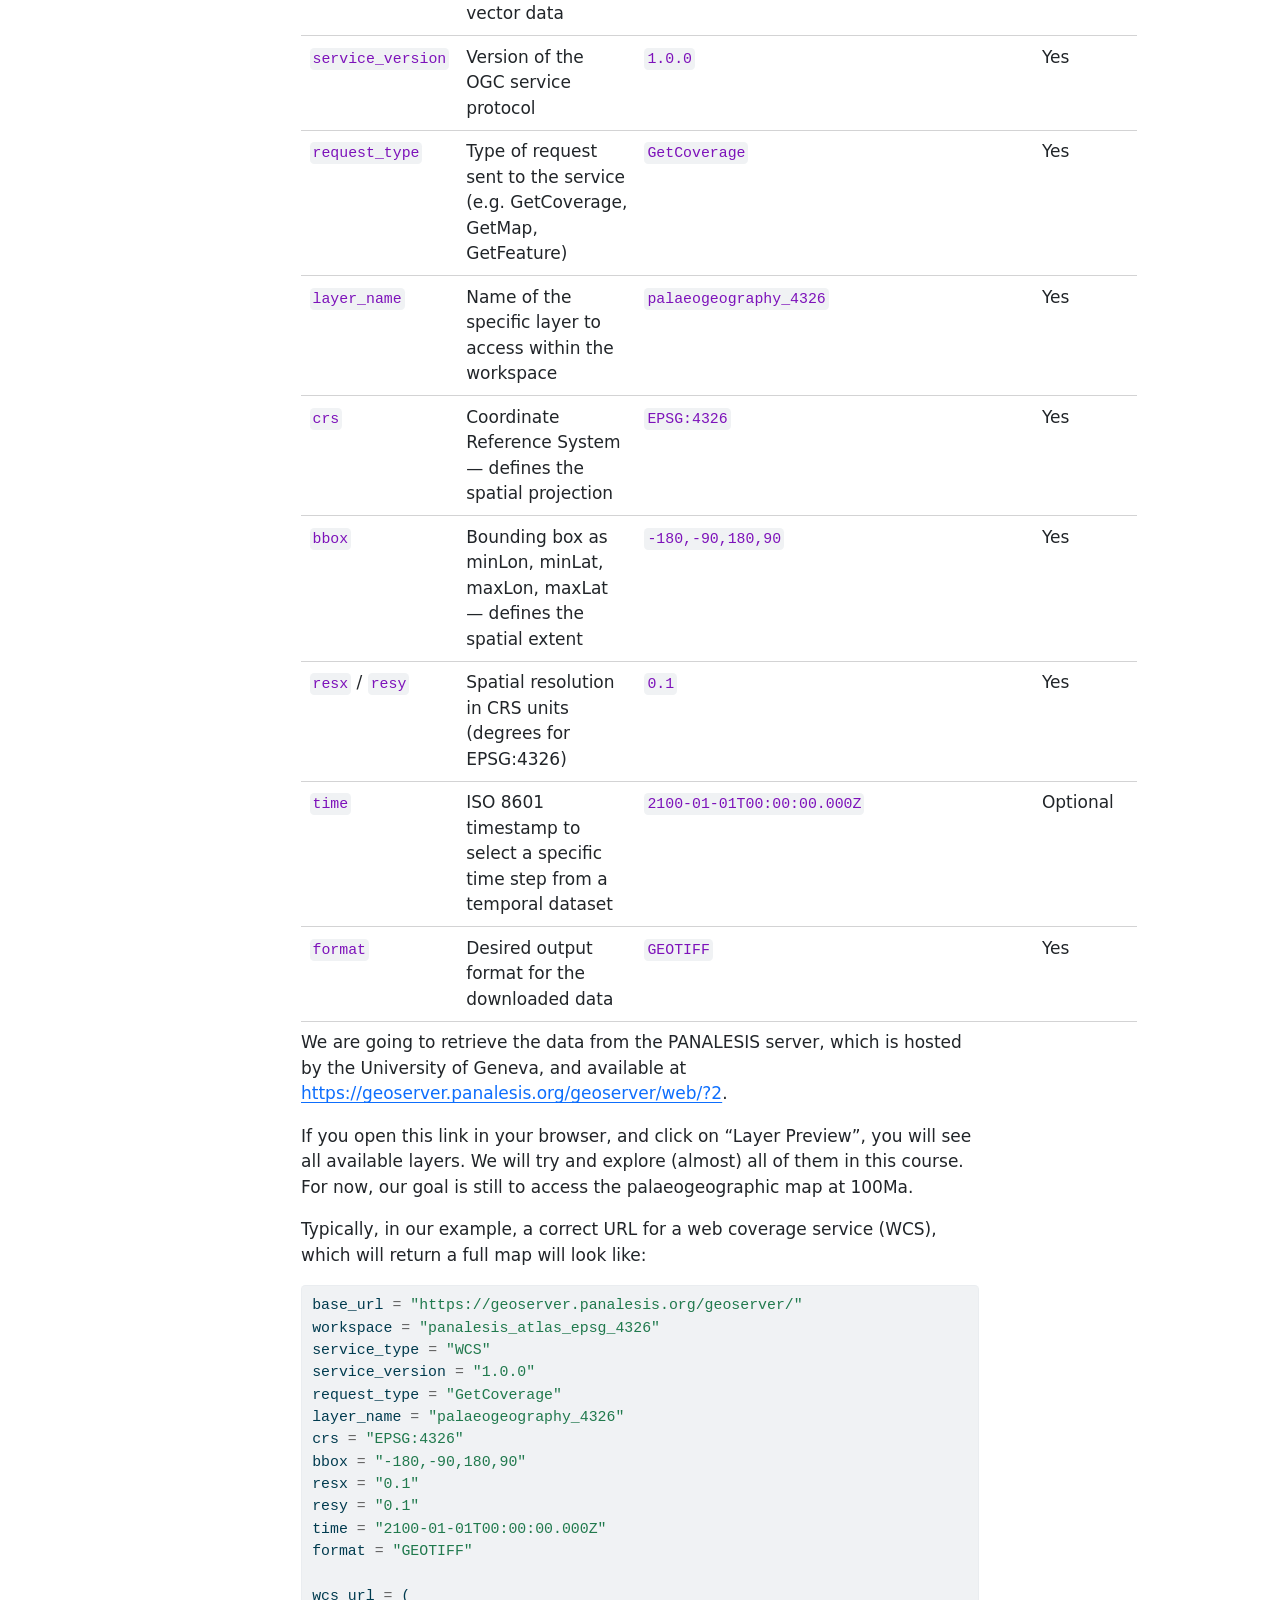
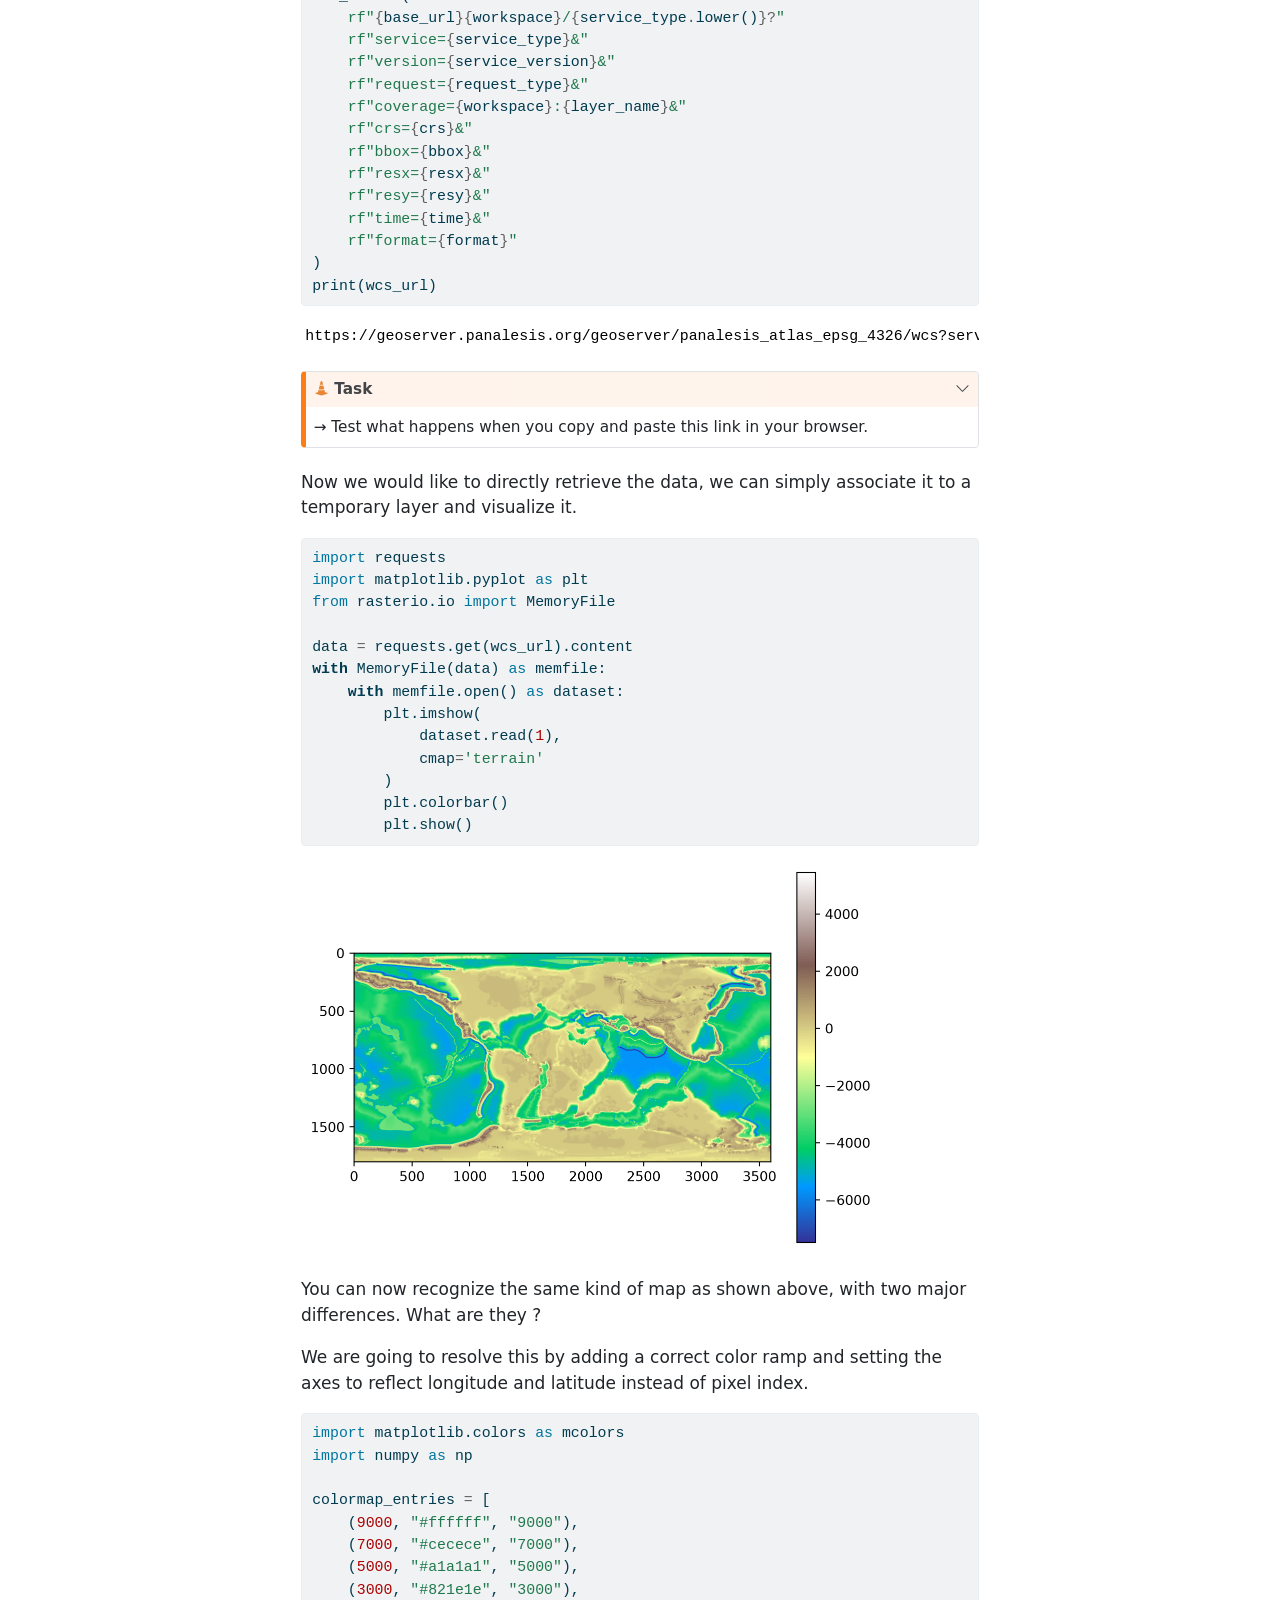
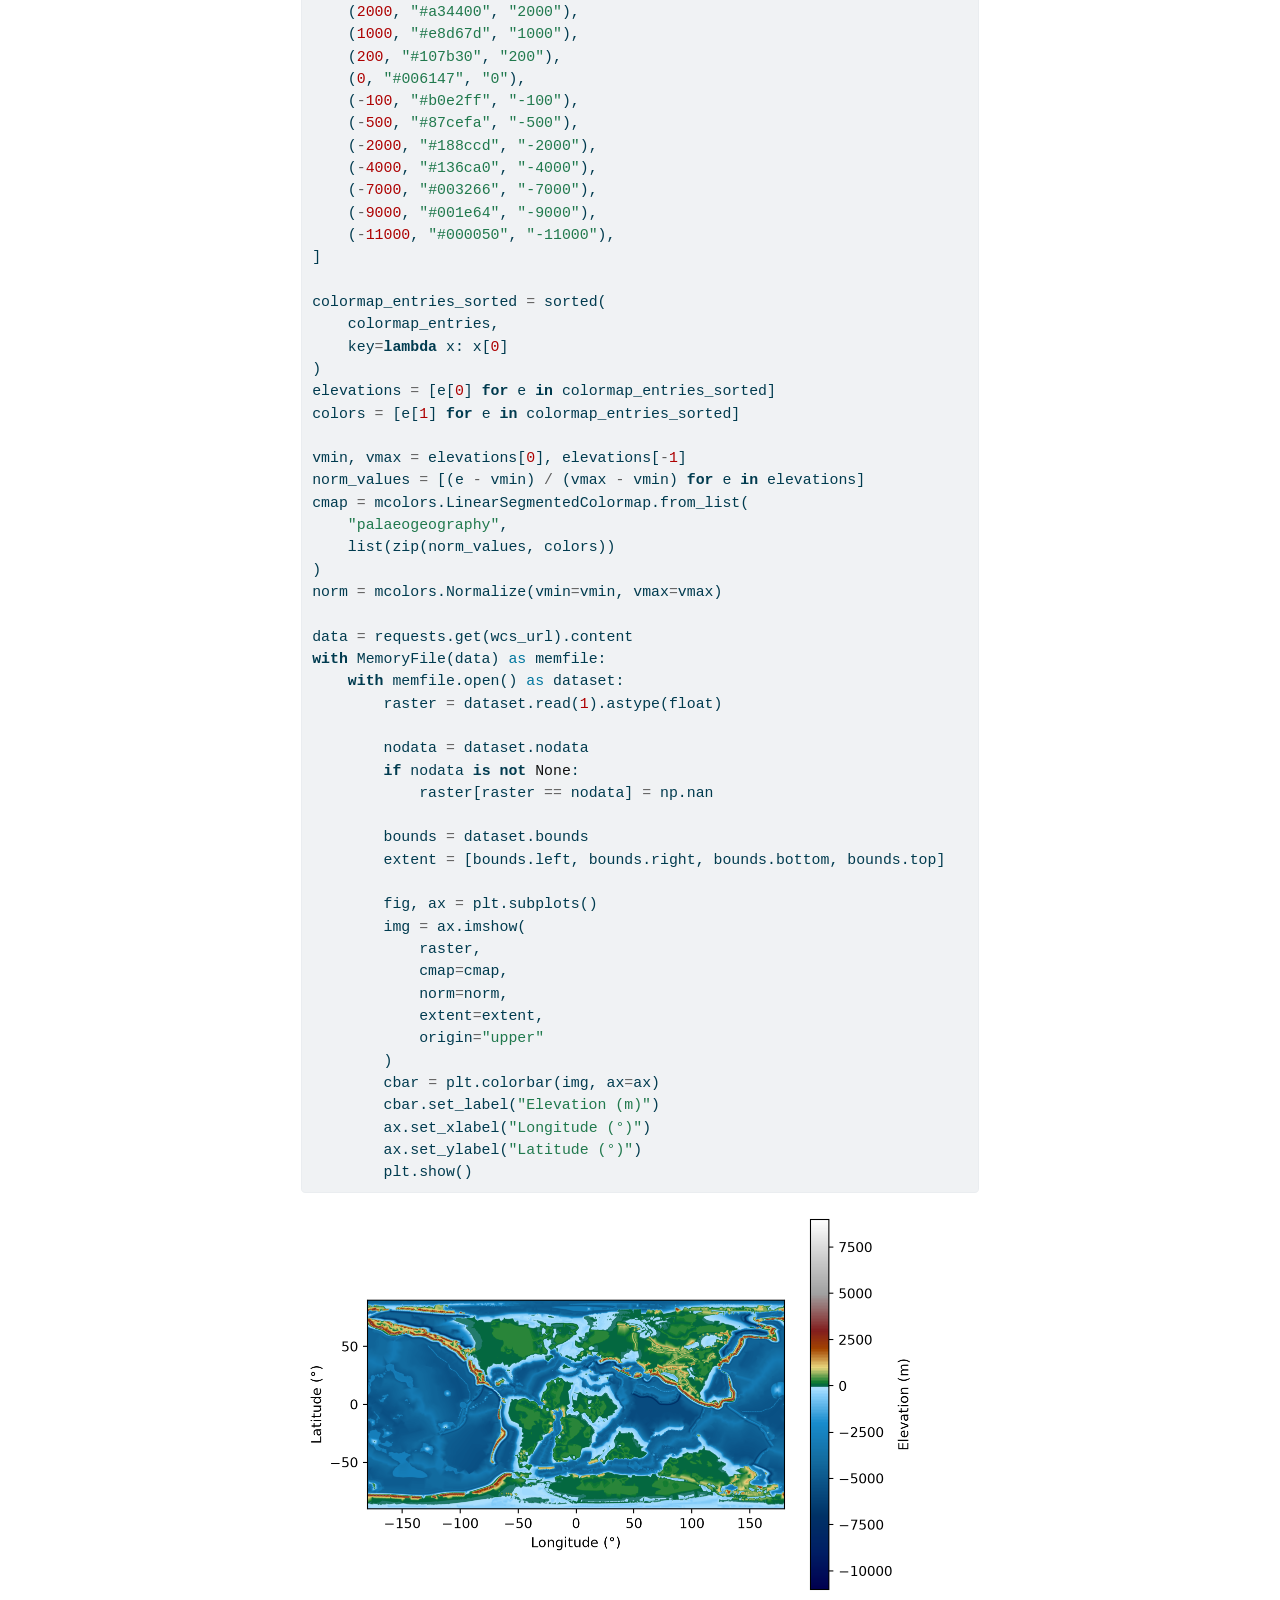
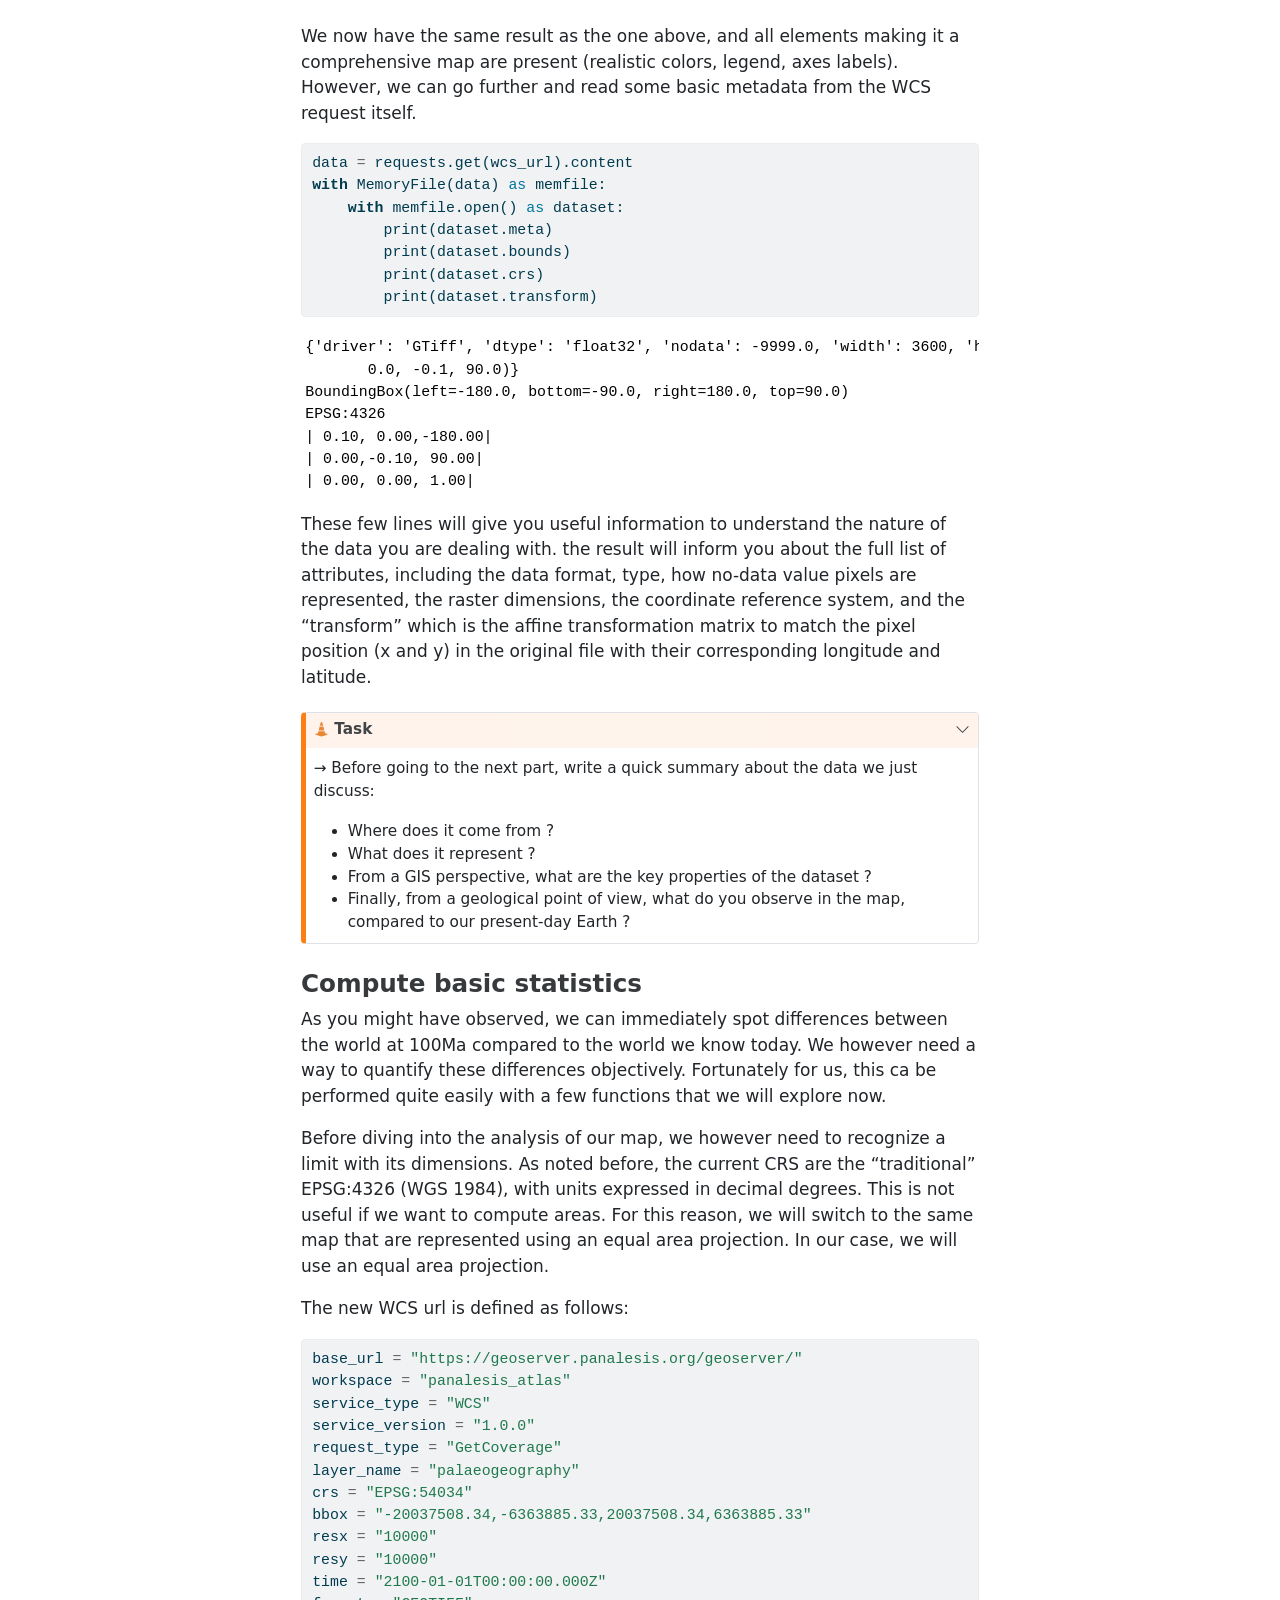
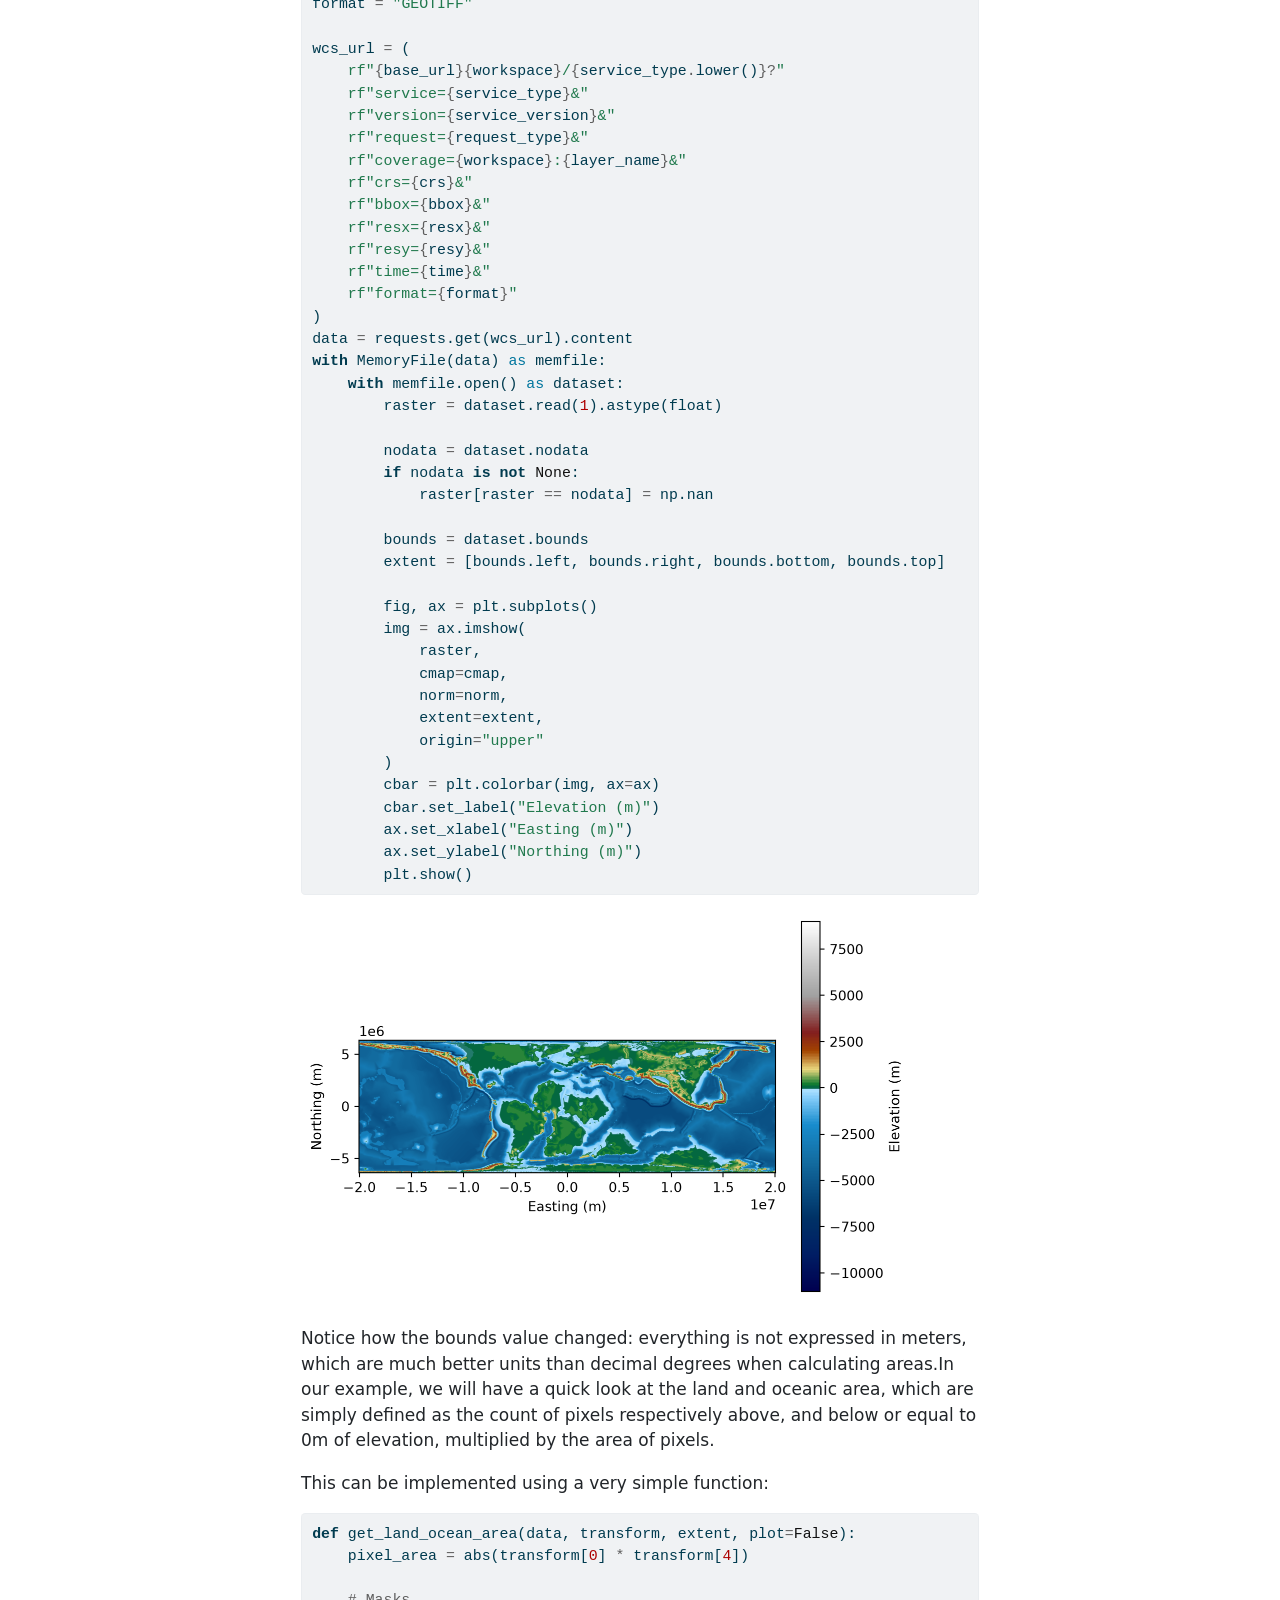
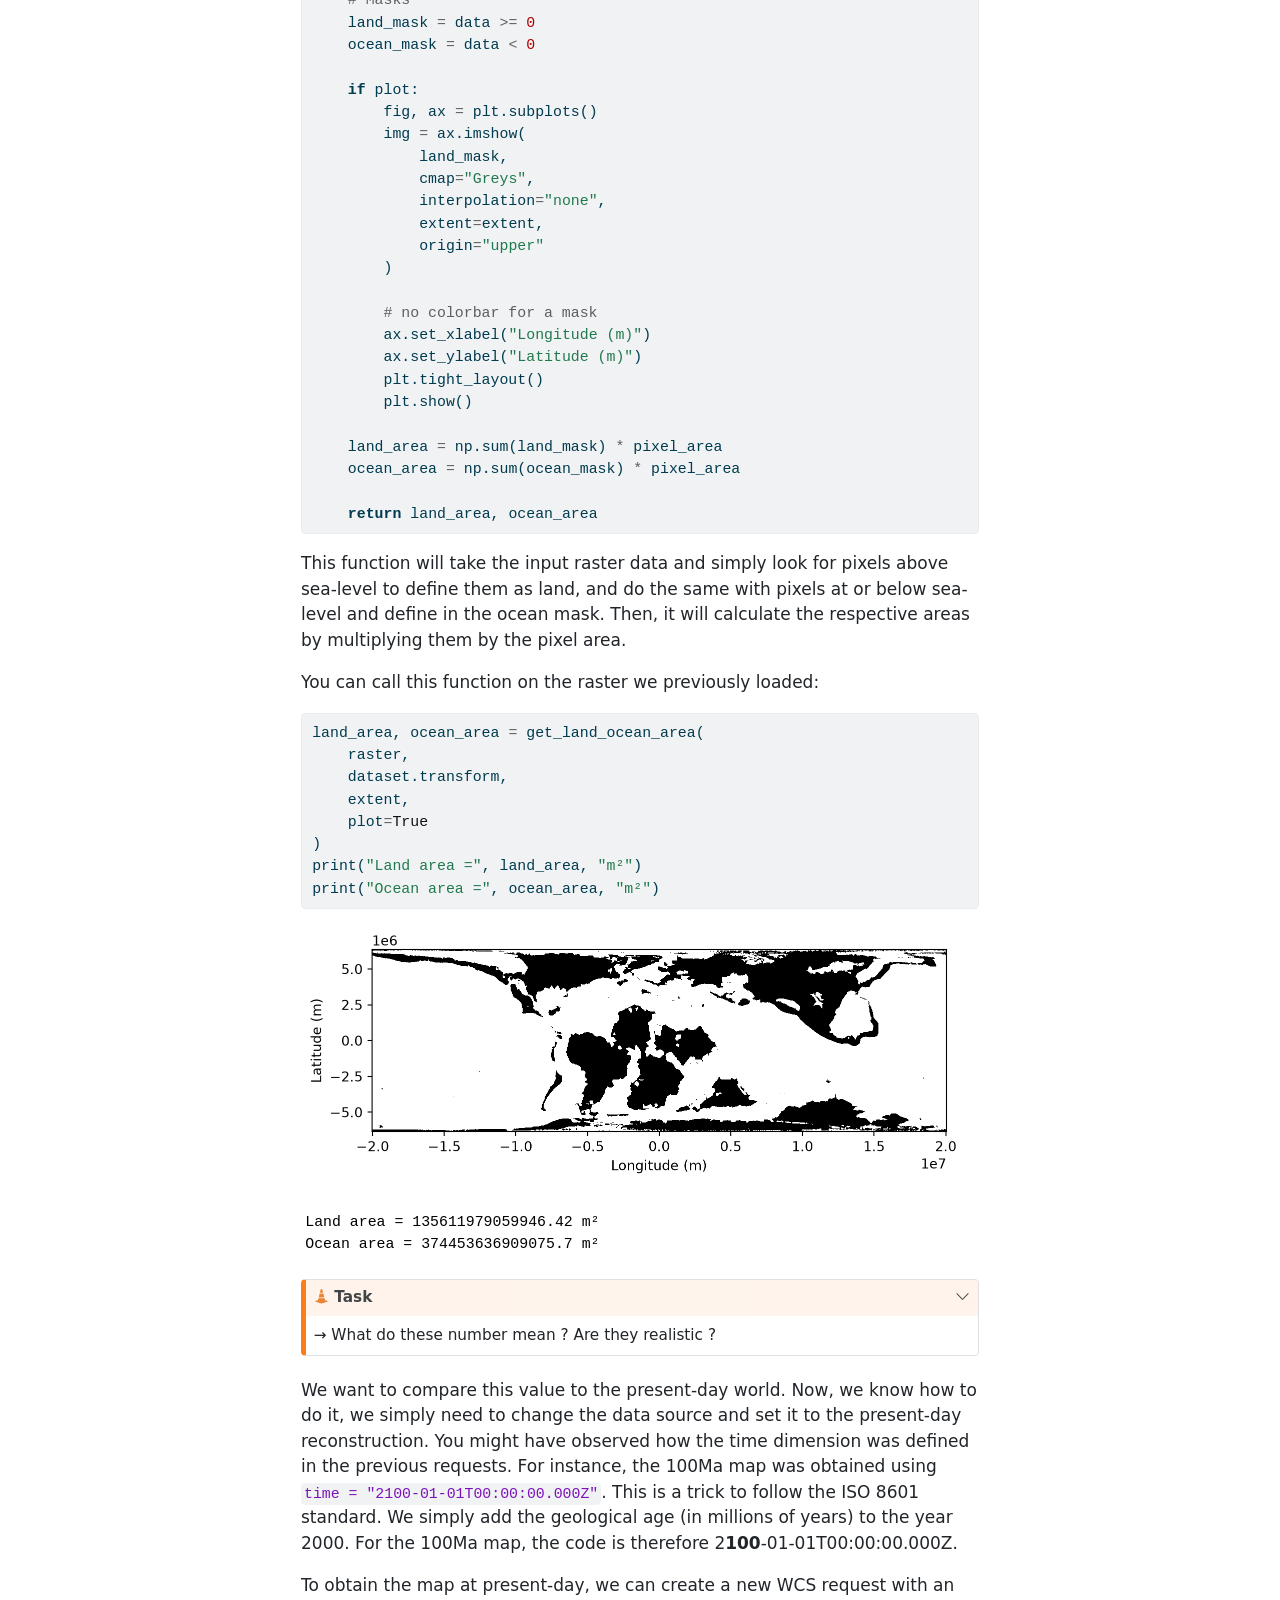
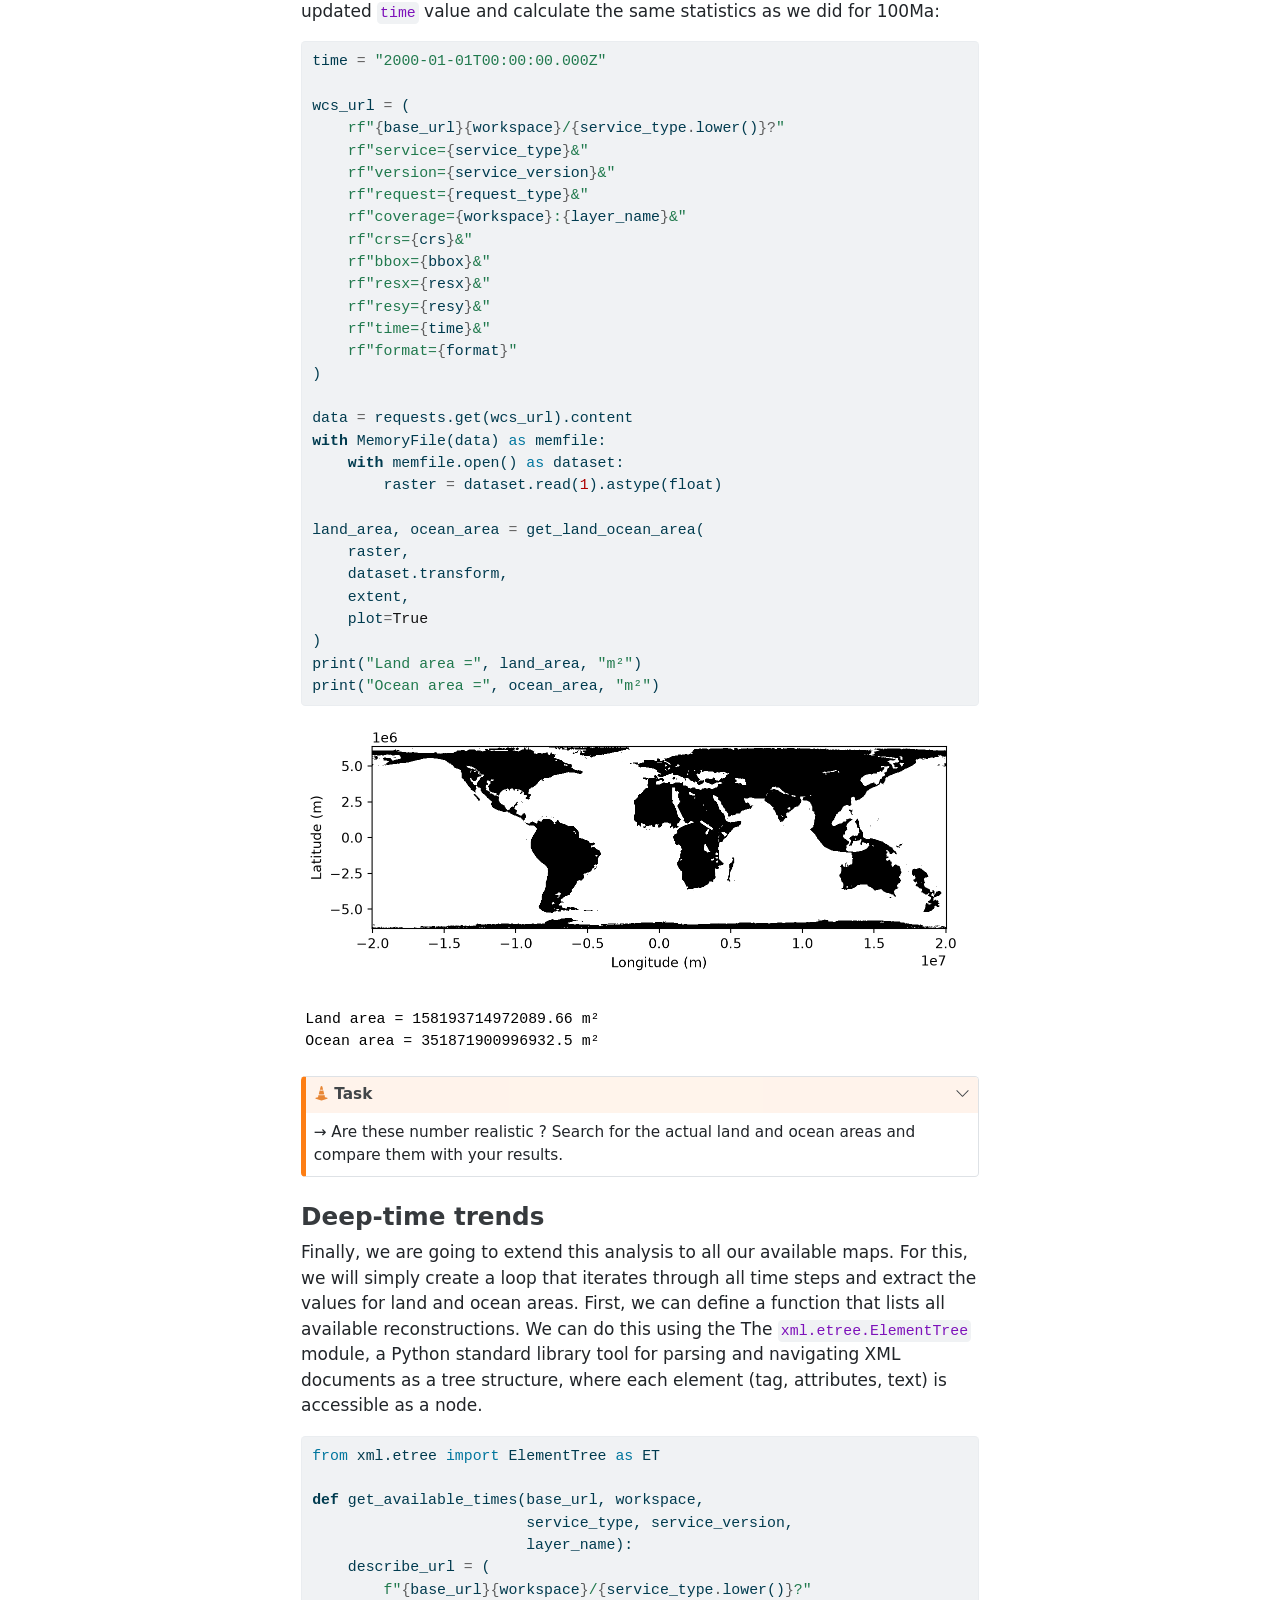
<file: course/chapter3_ex1_1.html>
<!DOCTYPE html>
<html xmlns="http://www.w3.org/1999/xhtml" lang="en" xml:lang="en"><head>

<meta charset="utf-8">
<meta name="generator" content="quarto-1.9.38">

<meta name="viewport" content="width=device-width, initial-scale=1.0, user-scalable=yes">


<title>Chapter III: Exercise 1 - Part 1 – SPACE GEOLOGY</title>
<style>
/* Default styles provided by pandoc.
** See https://pandoc.org/MANUAL.html#variables-for-html for config info.
*/
code{white-space: pre-wrap;}
span.smallcaps{font-variant: small-caps;}
div.columns{display: flex; gap: min(4vw, 1.5em);}
div.column{flex: auto; overflow-x: auto;}
div.hanging-indent{margin-left: 1.5em; text-indent: -1.5em;}
ul.task-list{list-style: none;}
ul.task-list li input[type="checkbox"] {
  width: 0.8em;
  margin: 0 0.8em 0.2em -1em; /* quarto-specific, see https://github.com/quarto-dev/quarto-cli/issues/4556 */ 
  vertical-align: middle;
}
/* CSS for syntax highlighting */
html { -webkit-text-size-adjust: 100%; }
pre > code.sourceCode { white-space: pre; position: relative; }
pre > code.sourceCode > span { display: inline-block; line-height: 1.25; }
pre > code.sourceCode > span:empty { height: 1.2em; }
.sourceCode { overflow: visible; }
code.sourceCode > span { color: inherit; text-decoration: inherit; }
div.sourceCode { margin: 1em 0; }
pre.sourceCode { margin: 0; }
@media screen {
div.sourceCode { overflow: auto; }
}
@media print {
pre > code.sourceCode { white-space: pre-wrap; }
pre > code.sourceCode > span { text-indent: -5em; padding-left: 5em; }
}
pre.numberSource code
  { counter-reset: source-line 0; }
pre.numberSource code > span
  { position: relative; left: -4em; counter-increment: source-line; }
pre.numberSource code > span > a:first-child::before
  { content: counter(source-line);
    position: relative; left: -1em; text-align: right; vertical-align: baseline;
    border: none; display: inline-block;
    -webkit-touch-callout: none; -webkit-user-select: none;
    -khtml-user-select: none; -moz-user-select: none;
    -ms-user-select: none; user-select: none;
    padding: 0 4px; width: 4em;
  }
pre.numberSource { margin-left: 3em;  padding-left: 4px; }
div.sourceCode
  {   }
@media screen {
pre > code.sourceCode > span > a:first-child::before { text-decoration: underline; }
}
</style>


<script src="../site_libs/quarto-nav/quarto-nav.js"></script>
<script src="../site_libs/quarto-nav/headroom.min.js"></script>
<script src="../site_libs/clipboard/clipboard.min.js"></script>
<script src="../site_libs/quarto-search/autocomplete.umd.js"></script>
<script src="../site_libs/quarto-search/fuse.min.js"></script>
<script src="../site_libs/quarto-search/quarto-search.js"></script>
<meta name="quarto:offset" content="../">
<script src="../site_libs/quarto-html/quarto.js" type="module"></script>
<script src="../site_libs/quarto-html/tabsets/tabsets.js" type="module"></script>
<script src="../site_libs/quarto-html/popper.min.js"></script>
<script src="../site_libs/quarto-html/tippy.umd.min.js"></script>
<script src="../site_libs/quarto-html/anchor.min.js"></script>
<link href="../site_libs/quarto-html/tippy.css" rel="stylesheet">
<link href="../site_libs/quarto-html/quarto-syntax-highlighting-15634bcf2e68342d4ad2dfa704d543f6.css" rel="stylesheet" id="quarto-text-highlighting-styles">
<script src="../site_libs/bootstrap/bootstrap.min.js"></script>
<link href="../site_libs/bootstrap/bootstrap-icons.css" rel="stylesheet">
<link href="../site_libs/bootstrap/bootstrap-c2df445520f3cdb3a82324a8d95dbd81.min.css" rel="stylesheet" append-hash="true" id="quarto-bootstrap" data-mode="light">
<script id="quarto-search-options" type="application/json">{
  "location": "navbar",
  "copy-button": false,
  "collapse-after": 3,
  "panel-placement": "end",
  "type": "overlay",
  "limit": 50,
  "keyboard-shortcut": [
    "f",
    "/",
    "s"
  ],
  "show-item-context": false,
  "language": {
    "search-no-results-text": "No results",
    "search-matching-documents-text": "matching documents",
    "search-copy-link-title": "Copy link to search",
    "search-hide-matches-text": "Hide additional matches",
    "search-more-match-text": "more match in this document",
    "search-more-matches-text": "more matches in this document",
    "search-clear-button-title": "Clear",
    "search-text-placeholder": "",
    "search-detached-cancel-button-title": "Cancel",
    "search-submit-button-title": "Submit",
    "search-label": "Search"
  }
}</script>


</head>

<body class="nav-sidebar floating nav-fixed quarto-light">

<div id="quarto-search-results"></div>
  <header id="quarto-header" class="headroom fixed-top">
    <nav class="navbar navbar-expand-lg " data-bs-theme="dark">
      <div class="navbar-container container-fluid">
      <div class="navbar-brand-container mx-auto">
    <a class="navbar-brand" href="../index.html">
    <span class="navbar-title">SPACE GEOLOGY</span>
    </a>
  </div>
            <div id="quarto-search" class="" title="Search"></div>
          <button class="navbar-toggler" type="button" data-bs-toggle="collapse" data-bs-target="#navbarCollapse" aria-controls="navbarCollapse" role="menu" aria-expanded="false" aria-label="Toggle navigation" onclick="if (window.quartoToggleHeadroom) { window.quartoToggleHeadroom(); }">
  <span class="navbar-toggler-icon"></span>
</button>
          <div class="collapse navbar-collapse" id="navbarCollapse">
            <ul class="navbar-nav navbar-nav-scroll me-auto">
  <li class="nav-item">
    <a class="nav-link" href="../index.html"> 
<span class="menu-text">Home</span></a>
  </li>  
  <li class="nav-item">
    <a class="nav-link active" href="../course/chapter1_intro.html" aria-current="page"> 
<span class="menu-text">Course</span></a>
  </li>  
  <li class="nav-item">
    <a class="nav-link" href="../report/report.html"> 
<span class="menu-text">Report Template</span></a>
  </li>  
  <li class="nav-item">
    <a class="nav-link" href="../cheat_sheets/cheat_sheet_chapter3_ex1_1.html"> 
<span class="menu-text">Cheat Sheets</span></a>
  </li>  
</ul>
          </div> <!-- /navcollapse -->
            <div class="quarto-navbar-tools">
</div>
      </div> <!-- /container-fluid -->
    </nav>
  <nav class="quarto-secondary-nav">
    <div class="container-fluid d-flex">
      <button type="button" class="quarto-btn-toggle btn" data-bs-toggle="collapse" role="button" data-bs-target=".quarto-sidebar-collapse-item" aria-controls="quarto-sidebar" aria-expanded="false" aria-label="Toggle sidebar navigation" onclick="if (window.quartoToggleHeadroom) { window.quartoToggleHeadroom(); }">
        <i class="bi bi-layout-text-sidebar-reverse"></i>
      </button>
        <nav class="quarto-page-breadcrumbs" aria-label="breadcrumb"><ol class="breadcrumb"><li class="breadcrumb-item"><a href="../course/chapter3_ex1_1.html">Chapter III: Exercise 1 - Part 1</a></li></ol></nav>
        <a class="flex-grow-1" role="navigation" data-bs-toggle="collapse" data-bs-target=".quarto-sidebar-collapse-item" aria-controls="quarto-sidebar" aria-expanded="false" aria-label="Toggle sidebar navigation" onclick="if (window.quartoToggleHeadroom) { window.quartoToggleHeadroom(); }">      
        </a>
    </div>
  </nav>
</header>
<!-- content -->
<div id="quarto-content" class="quarto-container page-columns page-rows-contents page-layout-article page-navbar">
<!-- sidebar -->
  <nav id="quarto-sidebar" class="sidebar collapse collapse-horizontal quarto-sidebar-collapse-item sidebar-navigation floating overflow-auto">
    <div class="sidebar-menu-container"> 
    <ul class="list-unstyled mt-1">
        <li class="sidebar-item">
  <div class="sidebar-item-container"> 
  <a href="../course/chapter1_intro.html" class="sidebar-item-text sidebar-link">
 <span class="menu-text">Chapter I: GIS in Earth Sciences</span></a>
  </div>
</li>
        <li class="sidebar-item">
  <div class="sidebar-item-container"> 
  <a href="../course/chapter2_setup.html" class="sidebar-item-text sidebar-link">
 <span class="menu-text">Chapter II: Setting up your Python environment and access data</span></a>
  </div>
</li>
        <li class="sidebar-item">
  <div class="sidebar-item-container"> 
  <a href="../course/chapter3_ex1_1.html" class="sidebar-item-text sidebar-link active">
 <span class="menu-text">Chapter III: Exercise 1 - Part 1</span></a>
  </div>
</li>
        <li class="sidebar-item">
  <div class="sidebar-item-container"> 
  <a href="../course/chapter4_ex1_2.html" class="sidebar-item-text sidebar-link">
 <span class="menu-text">Chapter IV: Exercise 1 - Part 2</span></a>
  </div>
</li>
        <li class="sidebar-item">
  <div class="sidebar-item-container"> 
  <a href="../course/chapter5_ex1_3.html" class="sidebar-item-text sidebar-link">
 <span class="menu-text">Chapter V: Exercise 1 - Part 3</span></a>
  </div>
</li>
        <li class="sidebar-item">
  <div class="sidebar-item-container"> 
  <a href="../course/chapter6_ex2.html" class="sidebar-item-text sidebar-link">
 <span class="menu-text">Chapter VI: Exercise 2</span></a>
  </div>
</li>
    </ul>
    </div>
</nav>
<div id="quarto-sidebar-glass" class="quarto-sidebar-collapse-item" data-bs-toggle="collapse" data-bs-target=".quarto-sidebar-collapse-item"></div>
<!-- margin-sidebar -->
    <div id="quarto-margin-sidebar" class="sidebar margin-sidebar">
        <nav id="TOC" role="doc-toc" class="toc-active" data-toc-expanded="99">
    <h2 id="toc-title">On this page:</h2>
   
  <ul>
  <li><a href="#reconstructing-earths-past-from-a-snapshot-to-deep-time" id="toc-reconstructing-earths-past-from-a-snapshot-to-deep-time" class="nav-link active" data-scroll-target="#reconstructing-earths-past-from-a-snapshot-to-deep-time">Reconstructing Earth’s Past – From a Snapshot to Deep Time</a></li>
  <li><a href="#step-by-step-instructions" id="toc-step-by-step-instructions" class="nav-link" data-scroll-target="#step-by-step-instructions">Step-by-step instructions</a>
  <ul>
  <li><a href="#install-libraries" id="toc-install-libraries" class="nav-link" data-scroll-target="#install-libraries">Install libraries</a></li>
  <li><a href="#find-the-data" id="toc-find-the-data" class="nav-link" data-scroll-target="#find-the-data">Find the data</a></li>
  <li><a href="#load-and-inspect" id="toc-load-and-inspect" class="nav-link" data-scroll-target="#load-and-inspect">Load and inspect</a></li>
  <li><a href="#compute-basic-statistics" id="toc-compute-basic-statistics" class="nav-link" data-scroll-target="#compute-basic-statistics">Compute basic statistics</a></li>
  <li><a href="#deep-time-trends" id="toc-deep-time-trends" class="nav-link" data-scroll-target="#deep-time-trends">Deep-time trends</a></li>
  </ul></li>
  <li><a href="#final-questions" id="toc-final-questions" class="nav-link" data-scroll-target="#final-questions">Final questions</a></li>
  <li><a href="#links-to-useful-libraries-and-tools" id="toc-links-to-useful-libraries-and-tools" class="nav-link" data-scroll-target="#links-to-useful-libraries-and-tools">Links to useful libraries and tools</a>
  <ul>
  <li><a href="#geospatial-tools" id="toc-geospatial-tools" class="nav-link" data-scroll-target="#geospatial-tools">Geospatial tools</a></li>
  <li><a href="#python-libraries" id="toc-python-libraries" class="nav-link" data-scroll-target="#python-libraries">Python libraries</a></li>
  </ul></li>
  </ul>
<div class="quarto-alternate-formats"><h2>Other Formats</h2><ul><li><a href="chapter3_ex1_1.pdf"><i class="bi bi-file-pdf"></i>PDF</a></li><li><a href="chapter3_ex1_1.ipynb" download="chapter3_ex1_1.ipynb"><i class="bi bi-journal-code"></i>Jupyter</a></li></ul></div></nav>
    </div>
<!-- main -->
<main class="content" id="quarto-document-content">

<header id="title-block-header" class="quarto-title-block default">
<div class="quarto-title">
<h1 class="title">Chapter III: Exercise 1 - Part 1</h1>
</div>



<div class="quarto-title-meta">

    
  
    
  </div>
  


</header>


<section id="reconstructing-earths-past-from-a-snapshot-to-deep-time" class="level2">
<h2 class="anchored" data-anchor-id="reconstructing-earths-past-from-a-snapshot-to-deep-time">Reconstructing Earth’s Past – From a Snapshot to Deep Time</h2>
<div class="quarto-figure quarto-figure-center">
<figure class="figure">
<p><img src="images/cover_usgs-mauritania.jpg" class="img-fluid figure-img" style="width:60.0%"></p>
<figcaption>Richat Structure - Guelb er Richât (Mauritania). Photo by USGS on Unsplash</figcaption>
</figure>
</div>
<div style="page-break-after: always;"></div>
<div class="callout callout-style-default callout-note callout-titled">
<div class="callout-header d-flex align-content-center collapsed" data-bs-toggle="collapse" data-bs-target=".callout-1-contents" aria-controls="callout-1" aria-expanded="false" aria-label="Toggle callout">
<div class="callout-icon-container">
<i class="callout-icon"></i>
</div>
<div class="callout-title-container flex-fill">
<span class="screen-reader-only">Note</span>This exercise in brief
</div>
<div class="callout-btn-toggle d-inline-block border-0 py-1 ps-1 pe-0 float-end"><i class="callout-toggle"></i></div>
</div>
<div id="callout-1" class="callout-1-contents callout-collapse collapse">
<div class="callout-body-container callout-body">
<section id="big-question" class="level3">
<h3 class="anchored" data-anchor-id="big-question">Big Question</h3>
<p><em>How did Earth look 100 million years ago, and how has its geography changed over hundreds of millions of years?</em></p>
</section>
<section id="what-you-will-do" class="level3">
<h3 class="anchored" data-anchor-id="what-you-will-do">What You Will Do</h3>
<p>In this module, you will:</p>
<ol type="1">
<li><p>Start simple: Explore a single paleogeographic map and visualize Earth at 100 Ma.</p></li>
<li><p>Compare worlds: Compute and interpret differences in land and ocean distribution between two time slices.</p></li>
<li><p>Go deep time: Extend your analysis to the entire Phanerozoic (last 540 million years) and identify major trends.</p></li>
</ol>
</section>
<section id="why-this-matters" class="level3">
<h3 class="anchored" data-anchor-id="why-this-matters">Why This Matters</h3>
<p>Earth’s geography controls climate, ocean circulation, and biodiversity. By reconstructing these changes, you’ll learn how scientists use data and coding to answer fundamental questions about our planet’s history.</p>
</section>
<section id="your-tasks" class="level3">
<h3 class="anchored" data-anchor-id="your-tasks">Your Tasks</h3>
<ol type="1">
<li><p><strong>Find the data:</strong> Search on the web for maps of the Earth’s past.</p></li>
<li><p><strong>Load and inspect:</strong> Read raster data in Python, check metadata, and understand its structure.</p></li>
<li><p><strong>Compute basic stats:</strong></p>
<p>3.1. Land vs.&nbsp;ocean fraction for a chosen time slice.</p>
<p>3.2. Differences between two slices.</p>
<p>3.3. A time series of land fraction across the Phanerozoic.</p></li>
<li><p><strong>Visualize:</strong></p>
<p>4.1 Global maps using matplotlib and cartopy.</p>
<p>4.2. A trend plot showing how land/ocean distribution evolved.</p></li>
</ol>
</section>
<section id="skills-you-will-gain" class="level3">
<h3 class="anchored" data-anchor-id="skills-you-will-gain">Skills You Will Gain</h3>
<ol type="1">
<li>Working with GeoTIFFs in Python (rasterio, numpy).</li>
<li>Performing basic geospatial analysis (masking, counting, area-aware calculations).</li>
<li>Creating global maps and time-series plots.</li>
<li>Automating workflows for multi-step analysis.</li>
</ol>
</section>
<section id="points-for-discussion" class="level3">
<h3 class="anchored" data-anchor-id="points-for-discussion">Points for Discussion</h3>
<ul>
<li>When we loaded the data and metadata from the GeoServer, we found a <code>transform</code> attribute. What does this attribute describe ?</li>
<li>What are the pros and cons of using WCS requests, compared with traditional ways, to access data ?</li>
<li>We got familiar with the masking function to discriminate land and ocean. Could this mask be used to generate new statistics ? Which ones ?</li>
<li>What is the use of these statistics in understanding the evolving palaeogeography throughout the Phanerozoic ?</li>
</ul>
</section>
</div>
</div>
</div>
</section>
<section id="step-by-step-instructions" class="level2">
<h2 class="anchored" data-anchor-id="step-by-step-instructions">Step-by-step instructions</h2>
<section id="install-libraries" class="level3">
<h3 class="anchored" data-anchor-id="install-libraries">Install libraries</h3>
<p>This tutorial requires the following libraries:</p>
<ul>
<li><code>requests</code></li>
<li><code>matplotlib</code></li>
<li><code>rasterio</code></li>
<li><code>numpy</code></li>
</ul>
<p>You can check if they are installed (and check which version you have) by running:</p>
<div id="274df785" class="cell" data-execution_count="1">
<div class="code-copy-outer-scaffold"><div class="sourceCode cell-code" id="cb1"><pre class="sourceCode python code-with-copy"><code class="sourceCode python"><span id="cb1-1"><a href="#cb1-1" aria-hidden="true" tabindex="-1"></a>libs <span class="op">=</span> [<span class="st">"requests"</span>, <span class="st">"matplotlib"</span>, <span class="st">"rasterio"</span>, <span class="st">"numpy"</span>]</span>
<span id="cb1-2"><a href="#cb1-2" aria-hidden="true" tabindex="-1"></a></span>
<span id="cb1-3"><a href="#cb1-3" aria-hidden="true" tabindex="-1"></a><span class="cf">for</span> lib <span class="kw">in</span> libs:</span>
<span id="cb1-4"><a href="#cb1-4" aria-hidden="true" tabindex="-1"></a>    <span class="cf">try</span>:</span>
<span id="cb1-5"><a href="#cb1-5" aria-hidden="true" tabindex="-1"></a>        module <span class="op">=</span> <span class="bu">__import__</span>(lib)</span>
<span id="cb1-6"><a href="#cb1-6" aria-hidden="true" tabindex="-1"></a>        <span class="bu">print</span>(lib <span class="op">+</span> <span class="st">" is installed"</span>)</span>
<span id="cb1-7"><a href="#cb1-7" aria-hidden="true" tabindex="-1"></a>    <span class="cf">except</span> <span class="pp">ImportError</span>:</span>
<span id="cb1-8"><a href="#cb1-8" aria-hidden="true" tabindex="-1"></a>        <span class="bu">print</span>(lib <span class="op">+</span> <span class="st">" is NOT installed"</span>)</span></code></pre></div><button title="Copy to Clipboard" class="code-copy-button"><i class="bi"></i></button></div>
<div class="cell-output cell-output-stdout">
<pre><code>requests is installed
matplotlib is installed
rasterio is installed
numpy is installed</code></pre>
</div>
</div>
<p>If you encounter an error, come back to <a href="https://unige-cgeom.github.io/SPACE-GEOLOGY/course/chapter2_setup.html">Chapter II: Setting up your Python environment</a> and follow the instructions.</p>
</section>
<section id="find-the-data" class="level3">
<h3 class="anchored" data-anchor-id="find-the-data">Find the data</h3>
<p>You want to learn what the Earth looked like 100 millions of years ago. Where do you look for such kind of data ?</p>
<p>Using a search engine, results will typically yield something like:</p>
<div class="quarto-figure quarto-figure-center">
<figure class="figure">
<p><img src="images/search_maps.png" class="img-fluid figure-img"></p>
<figcaption>Example of Google Searcn results with the Earth’s geography 100 millions of years ago</figcaption>
</figure>
</div>
<div class="callout callout-style-default callout-caution callout-titled">
<div class="callout-header d-flex align-content-center" data-bs-toggle="collapse" data-bs-target=".callout-2-contents" aria-controls="callout-2" aria-expanded="true" aria-label="Toggle callout">
<div class="callout-icon-container">
<i class="callout-icon"></i>
</div>
<div class="callout-title-container flex-fill">
<span class="screen-reader-only">Caution</span>Task
</div>
<div class="callout-btn-toggle d-inline-block border-0 py-1 ps-1 pe-0 float-end"><i class="callout-toggle"></i></div>
</div>
<div id="callout-2" class="callout-2-contents callout-collapse collapse show">
<div class="callout-body-container callout-body">
<p>→ Have a look at the various results, how many are actual maps (e.g.&nbsp;with formats that are compatible with geographic information systems (GIS) software ?</p>
</div>
</div>
</div>
<p>Do some maps look similar ? Do they share a common course ? Or, on the contrary, do they look drastically different ?</p>
<p>In our exercise, we are particularly interested in having maps of the entire Earth, and we we will see further, not only one (unique) map but a series of maps showing us the evolution of the Earth for hundreds of millions of years.</p>
<p>Among the most well known sources of data, you have a dataset created by C. Scotese &amp; N. Wright as part of the PALEOMAP project, accessible here <a href="https://doi.org/10.5281/zenodo.5460860">https://doi.org/10.5281/zenodo.5460860</a></p>
<p>This dataset contains 88 maps showing the palaeo Digital Elevation Model (palaeo-DEM) over the Phanerozoic (from 541 Ma to present-day).</p>
<p>For 100Ma, the map would look like (with map resolution at 1x1°):</p>
<div class="quarto-figure quarto-figure-center">
<figure class="figure">
<p><img src="images/100Ma_Scotese_Wright.png" class="img-fluid figure-img"></p>
<figcaption>100Ma map from Scotese &amp; Wright (2018) at 1x1° resolution</figcaption>
</figure>
</div>
<div class="callout callout-style-default callout-caution callout-titled">
<div class="callout-header d-flex align-content-center" data-bs-toggle="collapse" data-bs-target=".callout-3-contents" aria-controls="callout-3" aria-expanded="true" aria-label="Toggle callout">
<div class="callout-icon-container">
<i class="callout-icon"></i>
</div>
<div class="callout-title-container flex-fill">
<span class="screen-reader-only">Caution</span>Task
</div>
<div class="callout-btn-toggle d-inline-block border-0 py-1 ps-1 pe-0 float-end"><i class="callout-toggle"></i></div>
</div>
<div id="callout-3" class="callout-3-contents callout-collapse collapse show">
<div class="callout-body-container callout-body">
<p>→ Try and display the same map in your Desktop GIS. <br> → Explore the map. → Particularly, pay attention to the rendering of the topography. What do you observe on continents ? What about oceans ?</p>
<p>It is easier to get the maps at 1x1° resolution from the EarthByte webpage listed in the Zenodo webpage record.</p>
</div>
</div>
</div>
<p>We found our first example very useful to get a sense of how the Earth looked like 100 millions of years ago. However, we noticed some limitations. We also want to benefit from the experience we have at the University of Geneva in this domain.</p>
<p>We are going to use the PANALESIS plate tectonic model and its derived palaeogeographic maps, that were developed at UNIGE.</p>
<p>The data is also available on Zenodo at <a href="https://doi.org/10.5281/zenodo.15396265">https://doi.org/10.5281/zenodo.15396265</a></p>
<div class="callout callout-style-default callout-caution callout-titled">
<div class="callout-header d-flex align-content-center" data-bs-toggle="collapse" data-bs-target=".callout-4-contents" aria-controls="callout-4" aria-expanded="true" aria-label="Toggle callout">
<div class="callout-icon-container">
<i class="callout-icon"></i>
</div>
<div class="callout-title-container flex-fill">
<span class="screen-reader-only">Caution</span>Task
</div>
<div class="callout-btn-toggle d-inline-block border-0 py-1 ps-1 pe-0 float-end"><i class="callout-toggle"></i></div>
</div>
<div id="callout-4" class="callout-4-contents callout-collapse collapse show">
<div class="callout-body-container callout-body">
<p>→ Load the 100Ma map and compare it to the Scotese &amp; Wright map. The PANALESIS map should look something like:</p>
</div>
</div>
</div>
<div class="quarto-figure quarto-figure-center">
<figure class="figure">
<p><img src="images/100Ma_PANALESIS.png" class="img-fluid figure-img"></p>
<figcaption>100Ma map from PANALESIS (Franziskakis et al.&nbsp;(2026)) at 0.1x0.1° resolution</figcaption>
</figure>
</div>
</section>
<section id="load-and-inspect" class="level3">
<h3 class="anchored" data-anchor-id="load-and-inspect">Load and inspect</h3>
<p>In the two examples above, we manually downloaded maps from an open data archive, and opened a single one with a dekstop GIS software. This may be useful to have a first look at some data, yet, if we want to get a deeper understanding of what our data can reveal, we need a simpler (more direct) way to access and most importantly, to analyze our data.</p>
<p>Fortunately for us, there are some easy ways to serve geospatial data directly to users via the web, to avoid downloading data on your local machine each time you need it. To do this, we will have a look at the Open Geospatial Consortium (OGC) web services, that include the Web Map Servives (WMS), or the Web Coverage Services (WCS). These two types of services are used on raster data. For vector data, the dedicated service is the Web Feature Services (WFS).</p>
<p>We will use the OGC web services to get data that is stored in a server dedicated to serve geospatial data (GeoServer). The common way to get data is through a request using an URL that contains all elements required by the web services. In our case, we will need to specify some information on the following elements:</p>
<table class="caption-top table">
<colgroup>
<col style="width: 22%">
<col style="width: 26%">
<col style="width: 30%">
<col style="width: 20%">
</colgroup>
<thead>
<tr class="header">
<th>Parameter</th>
<th>Description</th>
<th>Example value</th>
<th>Required</th>
</tr>
</thead>
<tbody>
<tr class="odd">
<td><code>base_url</code></td>
<td>Root URL of the GeoServer instance hosting the data</td>
<td><code>https://geoserver.panalesis.org/geoserver/</code></td>
<td>Yes</td>
</tr>
<tr class="even">
<td><code>workspace</code></td>
<td>Name of the data store (workspace) inside the server</td>
<td><code>panalesis_atlas_epsg_4326</code></td>
<td>Yes</td>
</tr>
<tr class="odd">
<td><code>service_type</code></td>
<td>OGC service to use — WMS or WCS for raster data, WFS for vector data</td>
<td><code>WCS</code></td>
<td>Yes</td>
</tr>
<tr class="even">
<td><code>service_version</code></td>
<td>Version of the OGC service protocol</td>
<td><code>1.0.0</code></td>
<td>Yes</td>
</tr>
<tr class="odd">
<td><code>request_type</code></td>
<td>Type of request sent to the service (e.g.&nbsp;GetCoverage, GetMap, GetFeature)</td>
<td><code>GetCoverage</code></td>
<td>Yes</td>
</tr>
<tr class="even">
<td><code>layer_name</code></td>
<td>Name of the specific layer to access within the workspace</td>
<td><code>palaeogeography_4326</code></td>
<td>Yes</td>
</tr>
<tr class="odd">
<td><code>crs</code></td>
<td>Coordinate Reference System — defines the spatial projection</td>
<td><code>EPSG:4326</code></td>
<td>Yes</td>
</tr>
<tr class="even">
<td><code>bbox</code></td>
<td>Bounding box as minLon, minLat, maxLon, maxLat — defines the spatial extent</td>
<td><code>-180,-90,180,90</code></td>
<td>Yes</td>
</tr>
<tr class="odd">
<td><code>resx</code> / <code>resy</code></td>
<td>Spatial resolution in CRS units (degrees for EPSG:4326)</td>
<td><code>0.1</code></td>
<td>Yes</td>
</tr>
<tr class="even">
<td><code>time</code></td>
<td>ISO 8601 timestamp to select a specific time step from a temporal dataset</td>
<td><code>2100-01-01T00:00:00.000Z</code></td>
<td>Optional</td>
</tr>
<tr class="odd">
<td><code>format</code></td>
<td>Desired output format for the downloaded data</td>
<td><code>GEOTIFF</code></td>
<td>Yes</td>
</tr>
</tbody>
</table>
<p>We are going to retrieve the data from the PANALESIS server, which is hosted by the University of Geneva, and available at <a href="https://geoserver.panalesis.org/geoserver/web/?2">https://geoserver.panalesis.org/geoserver/web/?2</a>.</p>
<p>If you open this link in your browser, and click on “Layer Preview”, you will see all available layers. We will try and explore (almost) all of them in this course. For now, our goal is still to access the palaeogeographic map at 100Ma.</p>
<p>Typically, in our example, a correct URL for a web coverage service (WCS), which will return a full map will look like:</p>
<div id="b49502dd" class="cell" data-execution_count="2">
<div class="code-copy-outer-scaffold"><div class="sourceCode cell-code" id="cb3"><pre class="sourceCode python code-with-copy"><code class="sourceCode python"><span id="cb3-1"><a href="#cb3-1" aria-hidden="true" tabindex="-1"></a>base_url <span class="op">=</span> <span class="st">"https://geoserver.panalesis.org/geoserver/"</span></span>
<span id="cb3-2"><a href="#cb3-2" aria-hidden="true" tabindex="-1"></a>workspace <span class="op">=</span> <span class="st">"panalesis_atlas_epsg_4326"</span></span>
<span id="cb3-3"><a href="#cb3-3" aria-hidden="true" tabindex="-1"></a>service_type <span class="op">=</span> <span class="st">"WCS"</span></span>
<span id="cb3-4"><a href="#cb3-4" aria-hidden="true" tabindex="-1"></a>service_version <span class="op">=</span> <span class="st">"1.0.0"</span></span>
<span id="cb3-5"><a href="#cb3-5" aria-hidden="true" tabindex="-1"></a>request_type <span class="op">=</span> <span class="st">"GetCoverage"</span></span>
<span id="cb3-6"><a href="#cb3-6" aria-hidden="true" tabindex="-1"></a>layer_name <span class="op">=</span> <span class="st">"palaeogeography_4326"</span></span>
<span id="cb3-7"><a href="#cb3-7" aria-hidden="true" tabindex="-1"></a>crs <span class="op">=</span> <span class="st">"EPSG:4326"</span></span>
<span id="cb3-8"><a href="#cb3-8" aria-hidden="true" tabindex="-1"></a>bbox <span class="op">=</span> <span class="st">"-180,-90,180,90"</span></span>
<span id="cb3-9"><a href="#cb3-9" aria-hidden="true" tabindex="-1"></a>resx <span class="op">=</span> <span class="st">"0.1"</span></span>
<span id="cb3-10"><a href="#cb3-10" aria-hidden="true" tabindex="-1"></a>resy <span class="op">=</span> <span class="st">"0.1"</span></span>
<span id="cb3-11"><a href="#cb3-11" aria-hidden="true" tabindex="-1"></a>time <span class="op">=</span> <span class="st">"2100-01-01T00:00:00.000Z"</span></span>
<span id="cb3-12"><a href="#cb3-12" aria-hidden="true" tabindex="-1"></a><span class="bu">format</span> <span class="op">=</span> <span class="st">"GEOTIFF"</span></span>
<span id="cb3-13"><a href="#cb3-13" aria-hidden="true" tabindex="-1"></a></span>
<span id="cb3-14"><a href="#cb3-14" aria-hidden="true" tabindex="-1"></a>wcs_url <span class="op">=</span> (</span>
<span id="cb3-15"><a href="#cb3-15" aria-hidden="true" tabindex="-1"></a>    <span class="vs">rf"</span><span class="sc">{</span>base_url<span class="sc">}{</span>workspace<span class="sc">}</span><span class="vs">/</span><span class="sc">{</span>service_type<span class="sc">.</span>lower()<span class="sc">}</span><span class="op">?</span><span class="vs">"</span></span>
<span id="cb3-16"><a href="#cb3-16" aria-hidden="true" tabindex="-1"></a>    <span class="vs">rf"service=</span><span class="sc">{</span>service_type<span class="sc">}</span><span class="vs">&amp;"</span></span>
<span id="cb3-17"><a href="#cb3-17" aria-hidden="true" tabindex="-1"></a>    <span class="vs">rf"version=</span><span class="sc">{</span>service_version<span class="sc">}</span><span class="vs">&amp;"</span></span>
<span id="cb3-18"><a href="#cb3-18" aria-hidden="true" tabindex="-1"></a>    <span class="vs">rf"request=</span><span class="sc">{</span>request_type<span class="sc">}</span><span class="vs">&amp;"</span></span>
<span id="cb3-19"><a href="#cb3-19" aria-hidden="true" tabindex="-1"></a>    <span class="vs">rf"coverage=</span><span class="sc">{</span>workspace<span class="sc">}</span><span class="vs">:</span><span class="sc">{</span>layer_name<span class="sc">}</span><span class="vs">&amp;"</span></span>
<span id="cb3-20"><a href="#cb3-20" aria-hidden="true" tabindex="-1"></a>    <span class="vs">rf"crs=</span><span class="sc">{</span>crs<span class="sc">}</span><span class="vs">&amp;"</span></span>
<span id="cb3-21"><a href="#cb3-21" aria-hidden="true" tabindex="-1"></a>    <span class="vs">rf"bbox=</span><span class="sc">{</span>bbox<span class="sc">}</span><span class="vs">&amp;"</span></span>
<span id="cb3-22"><a href="#cb3-22" aria-hidden="true" tabindex="-1"></a>    <span class="vs">rf"resx=</span><span class="sc">{</span>resx<span class="sc">}</span><span class="vs">&amp;"</span></span>
<span id="cb3-23"><a href="#cb3-23" aria-hidden="true" tabindex="-1"></a>    <span class="vs">rf"resy=</span><span class="sc">{</span>resy<span class="sc">}</span><span class="vs">&amp;"</span></span>
<span id="cb3-24"><a href="#cb3-24" aria-hidden="true" tabindex="-1"></a>    <span class="vs">rf"time=</span><span class="sc">{</span>time<span class="sc">}</span><span class="vs">&amp;"</span></span>
<span id="cb3-25"><a href="#cb3-25" aria-hidden="true" tabindex="-1"></a>    <span class="vs">rf"format=</span><span class="sc">{</span><span class="bu">format</span><span class="sc">}</span><span class="vs">"</span></span>
<span id="cb3-26"><a href="#cb3-26" aria-hidden="true" tabindex="-1"></a>)</span>
<span id="cb3-27"><a href="#cb3-27" aria-hidden="true" tabindex="-1"></a><span class="bu">print</span>(wcs_url)</span></code></pre></div><button title="Copy to Clipboard" class="code-copy-button"><i class="bi"></i></button></div>
<div class="cell-output cell-output-stdout">
<pre><code>https://geoserver.panalesis.org/geoserver/panalesis_atlas_epsg_4326/wcs?service=WCS&amp;version=1.0.0&amp;request=GetCoverage&amp;coverage=panalesis_atlas_epsg_4326:palaeogeography_4326&amp;crs=EPSG:4326&amp;bbox=-180,-90,180,90&amp;resx=0.1&amp;resy=0.1&amp;time=2100-01-01T00:00:00.000Z&amp;format=GEOTIFF</code></pre>
</div>
</div>
<div class="callout callout-style-default callout-caution callout-titled">
<div class="callout-header d-flex align-content-center" data-bs-toggle="collapse" data-bs-target=".callout-5-contents" aria-controls="callout-5" aria-expanded="true" aria-label="Toggle callout">
<div class="callout-icon-container">
<i class="callout-icon"></i>
</div>
<div class="callout-title-container flex-fill">
<span class="screen-reader-only">Caution</span>Task
</div>
<div class="callout-btn-toggle d-inline-block border-0 py-1 ps-1 pe-0 float-end"><i class="callout-toggle"></i></div>
</div>
<div id="callout-5" class="callout-5-contents callout-collapse collapse show">
<div class="callout-body-container callout-body">
<p>→ Test what happens when you copy and paste this link in your browser.</p>
</div>
</div>
</div>
<p>Now we would like to directly retrieve the data, we can simply associate it to a temporary layer and visualize it.</p>
<div id="cf675766" class="cell" data-execution_count="3">
<div class="code-copy-outer-scaffold"><div class="sourceCode cell-code" id="cb5"><pre class="sourceCode python code-with-copy"><code class="sourceCode python"><span id="cb5-1"><a href="#cb5-1" aria-hidden="true" tabindex="-1"></a><span class="im">import</span> requests</span>
<span id="cb5-2"><a href="#cb5-2" aria-hidden="true" tabindex="-1"></a><span class="im">import</span> matplotlib.pyplot <span class="im">as</span> plt</span>
<span id="cb5-3"><a href="#cb5-3" aria-hidden="true" tabindex="-1"></a><span class="im">from</span> rasterio.io <span class="im">import</span> MemoryFile</span>
<span id="cb5-4"><a href="#cb5-4" aria-hidden="true" tabindex="-1"></a></span>
<span id="cb5-5"><a href="#cb5-5" aria-hidden="true" tabindex="-1"></a>data <span class="op">=</span> requests.get(wcs_url).content</span>
<span id="cb5-6"><a href="#cb5-6" aria-hidden="true" tabindex="-1"></a><span class="cf">with</span> MemoryFile(data) <span class="im">as</span> memfile:</span>
<span id="cb5-7"><a href="#cb5-7" aria-hidden="true" tabindex="-1"></a>    <span class="cf">with</span> memfile.<span class="bu">open</span>() <span class="im">as</span> dataset:</span>
<span id="cb5-8"><a href="#cb5-8" aria-hidden="true" tabindex="-1"></a>        plt.imshow(</span>
<span id="cb5-9"><a href="#cb5-9" aria-hidden="true" tabindex="-1"></a>            dataset.read(<span class="dv">1</span>),</span>
<span id="cb5-10"><a href="#cb5-10" aria-hidden="true" tabindex="-1"></a>            cmap<span class="op">=</span><span class="st">'terrain'</span></span>
<span id="cb5-11"><a href="#cb5-11" aria-hidden="true" tabindex="-1"></a>        )</span>
<span id="cb5-12"><a href="#cb5-12" aria-hidden="true" tabindex="-1"></a>        plt.colorbar()</span>
<span id="cb5-13"><a href="#cb5-13" aria-hidden="true" tabindex="-1"></a>        plt.show()</span></code></pre></div><button title="Copy to Clipboard" class="code-copy-button"><i class="bi"></i></button></div>
<div class="cell-output cell-output-display">
<div>
<figure class="figure">
<p><img src="chapter3_ex1_1_files/figure-html/cell-4-output-1.png" width="579" height="389" class="figure-img"></p>
</figure>
</div>
</div>
</div>
<p>You can now recognize the same kind of map as shown above, with two major differences. What are they ?</p>
<p>We are going to resolve this by adding a correct color ramp and setting the axes to reflect longitude and latitude instead of pixel index.</p>
<div id="1e16aad9" class="cell" data-execution_count="4">
<div class="code-copy-outer-scaffold"><div class="sourceCode cell-code" id="cb6"><pre class="sourceCode python code-with-copy"><code class="sourceCode python"><span id="cb6-1"><a href="#cb6-1" aria-hidden="true" tabindex="-1"></a><span class="im">import</span> matplotlib.colors <span class="im">as</span> mcolors</span>
<span id="cb6-2"><a href="#cb6-2" aria-hidden="true" tabindex="-1"></a><span class="im">import</span> numpy <span class="im">as</span> np</span>
<span id="cb6-3"><a href="#cb6-3" aria-hidden="true" tabindex="-1"></a></span>
<span id="cb6-4"><a href="#cb6-4" aria-hidden="true" tabindex="-1"></a>colormap_entries <span class="op">=</span> [</span>
<span id="cb6-5"><a href="#cb6-5" aria-hidden="true" tabindex="-1"></a>    (<span class="dv">9000</span>, <span class="st">"#ffffff"</span>, <span class="st">"9000"</span>),</span>
<span id="cb6-6"><a href="#cb6-6" aria-hidden="true" tabindex="-1"></a>    (<span class="dv">7000</span>, <span class="st">"#cecece"</span>, <span class="st">"7000"</span>),</span>
<span id="cb6-7"><a href="#cb6-7" aria-hidden="true" tabindex="-1"></a>    (<span class="dv">5000</span>, <span class="st">"#a1a1a1"</span>, <span class="st">"5000"</span>),</span>
<span id="cb6-8"><a href="#cb6-8" aria-hidden="true" tabindex="-1"></a>    (<span class="dv">3000</span>, <span class="st">"#821e1e"</span>, <span class="st">"3000"</span>),</span>
<span id="cb6-9"><a href="#cb6-9" aria-hidden="true" tabindex="-1"></a>    (<span class="dv">2000</span>, <span class="st">"#a34400"</span>, <span class="st">"2000"</span>),</span>
<span id="cb6-10"><a href="#cb6-10" aria-hidden="true" tabindex="-1"></a>    (<span class="dv">1000</span>, <span class="st">"#e8d67d"</span>, <span class="st">"1000"</span>),</span>
<span id="cb6-11"><a href="#cb6-11" aria-hidden="true" tabindex="-1"></a>    (<span class="dv">200</span>, <span class="st">"#107b30"</span>, <span class="st">"200"</span>),</span>
<span id="cb6-12"><a href="#cb6-12" aria-hidden="true" tabindex="-1"></a>    (<span class="dv">0</span>, <span class="st">"#006147"</span>, <span class="st">"0"</span>),</span>
<span id="cb6-13"><a href="#cb6-13" aria-hidden="true" tabindex="-1"></a>    (<span class="op">-</span><span class="dv">100</span>, <span class="st">"#b0e2ff"</span>, <span class="st">"-100"</span>),</span>
<span id="cb6-14"><a href="#cb6-14" aria-hidden="true" tabindex="-1"></a>    (<span class="op">-</span><span class="dv">500</span>, <span class="st">"#87cefa"</span>, <span class="st">"-500"</span>),</span>
<span id="cb6-15"><a href="#cb6-15" aria-hidden="true" tabindex="-1"></a>    (<span class="op">-</span><span class="dv">2000</span>, <span class="st">"#188ccd"</span>, <span class="st">"-2000"</span>),</span>
<span id="cb6-16"><a href="#cb6-16" aria-hidden="true" tabindex="-1"></a>    (<span class="op">-</span><span class="dv">4000</span>, <span class="st">"#136ca0"</span>, <span class="st">"-4000"</span>),</span>
<span id="cb6-17"><a href="#cb6-17" aria-hidden="true" tabindex="-1"></a>    (<span class="op">-</span><span class="dv">7000</span>, <span class="st">"#003266"</span>, <span class="st">"-7000"</span>),</span>
<span id="cb6-18"><a href="#cb6-18" aria-hidden="true" tabindex="-1"></a>    (<span class="op">-</span><span class="dv">9000</span>, <span class="st">"#001e64"</span>, <span class="st">"-9000"</span>),</span>
<span id="cb6-19"><a href="#cb6-19" aria-hidden="true" tabindex="-1"></a>    (<span class="op">-</span><span class="dv">11000</span>, <span class="st">"#000050"</span>, <span class="st">"-11000"</span>),</span>
<span id="cb6-20"><a href="#cb6-20" aria-hidden="true" tabindex="-1"></a>]</span>
<span id="cb6-21"><a href="#cb6-21" aria-hidden="true" tabindex="-1"></a></span>
<span id="cb6-22"><a href="#cb6-22" aria-hidden="true" tabindex="-1"></a>colormap_entries_sorted <span class="op">=</span> <span class="bu">sorted</span>(</span>
<span id="cb6-23"><a href="#cb6-23" aria-hidden="true" tabindex="-1"></a>    colormap_entries,</span>
<span id="cb6-24"><a href="#cb6-24" aria-hidden="true" tabindex="-1"></a>    key<span class="op">=</span><span class="kw">lambda</span> x: x[<span class="dv">0</span>]</span>
<span id="cb6-25"><a href="#cb6-25" aria-hidden="true" tabindex="-1"></a>)</span>
<span id="cb6-26"><a href="#cb6-26" aria-hidden="true" tabindex="-1"></a>elevations <span class="op">=</span> [e[<span class="dv">0</span>] <span class="cf">for</span> e <span class="kw">in</span> colormap_entries_sorted]</span>
<span id="cb6-27"><a href="#cb6-27" aria-hidden="true" tabindex="-1"></a>colors <span class="op">=</span> [e[<span class="dv">1</span>] <span class="cf">for</span> e <span class="kw">in</span> colormap_entries_sorted]</span>
<span id="cb6-28"><a href="#cb6-28" aria-hidden="true" tabindex="-1"></a></span>
<span id="cb6-29"><a href="#cb6-29" aria-hidden="true" tabindex="-1"></a>vmin, vmax <span class="op">=</span> elevations[<span class="dv">0</span>], elevations[<span class="op">-</span><span class="dv">1</span>]</span>
<span id="cb6-30"><a href="#cb6-30" aria-hidden="true" tabindex="-1"></a>norm_values <span class="op">=</span> [(e <span class="op">-</span> vmin) <span class="op">/</span> (vmax <span class="op">-</span> vmin) <span class="cf">for</span> e <span class="kw">in</span> elevations]</span>
<span id="cb6-31"><a href="#cb6-31" aria-hidden="true" tabindex="-1"></a>cmap <span class="op">=</span> mcolors.LinearSegmentedColormap.from_list(</span>
<span id="cb6-32"><a href="#cb6-32" aria-hidden="true" tabindex="-1"></a>    <span class="st">"palaeogeography"</span>,</span>
<span id="cb6-33"><a href="#cb6-33" aria-hidden="true" tabindex="-1"></a>    <span class="bu">list</span>(<span class="bu">zip</span>(norm_values, colors))</span>
<span id="cb6-34"><a href="#cb6-34" aria-hidden="true" tabindex="-1"></a>)</span>
<span id="cb6-35"><a href="#cb6-35" aria-hidden="true" tabindex="-1"></a>norm <span class="op">=</span> mcolors.Normalize(vmin<span class="op">=</span>vmin, vmax<span class="op">=</span>vmax)</span>
<span id="cb6-36"><a href="#cb6-36" aria-hidden="true" tabindex="-1"></a></span>
<span id="cb6-37"><a href="#cb6-37" aria-hidden="true" tabindex="-1"></a>data <span class="op">=</span> requests.get(wcs_url).content</span>
<span id="cb6-38"><a href="#cb6-38" aria-hidden="true" tabindex="-1"></a><span class="cf">with</span> MemoryFile(data) <span class="im">as</span> memfile:</span>
<span id="cb6-39"><a href="#cb6-39" aria-hidden="true" tabindex="-1"></a>    <span class="cf">with</span> memfile.<span class="bu">open</span>() <span class="im">as</span> dataset:</span>
<span id="cb6-40"><a href="#cb6-40" aria-hidden="true" tabindex="-1"></a>        raster <span class="op">=</span> dataset.read(<span class="dv">1</span>).astype(<span class="bu">float</span>)</span>
<span id="cb6-41"><a href="#cb6-41" aria-hidden="true" tabindex="-1"></a></span>
<span id="cb6-42"><a href="#cb6-42" aria-hidden="true" tabindex="-1"></a>        nodata <span class="op">=</span> dataset.nodata</span>
<span id="cb6-43"><a href="#cb6-43" aria-hidden="true" tabindex="-1"></a>        <span class="cf">if</span> nodata <span class="kw">is</span> <span class="kw">not</span> <span class="va">None</span>:</span>
<span id="cb6-44"><a href="#cb6-44" aria-hidden="true" tabindex="-1"></a>            raster[raster <span class="op">==</span> nodata] <span class="op">=</span> np.nan</span>
<span id="cb6-45"><a href="#cb6-45" aria-hidden="true" tabindex="-1"></a></span>
<span id="cb6-46"><a href="#cb6-46" aria-hidden="true" tabindex="-1"></a>        bounds <span class="op">=</span> dataset.bounds</span>
<span id="cb6-47"><a href="#cb6-47" aria-hidden="true" tabindex="-1"></a>        extent <span class="op">=</span> [bounds.left, bounds.right, bounds.bottom, bounds.top]</span>
<span id="cb6-48"><a href="#cb6-48" aria-hidden="true" tabindex="-1"></a></span>
<span id="cb6-49"><a href="#cb6-49" aria-hidden="true" tabindex="-1"></a>        fig, ax <span class="op">=</span> plt.subplots()</span>
<span id="cb6-50"><a href="#cb6-50" aria-hidden="true" tabindex="-1"></a>        img <span class="op">=</span> ax.imshow(</span>
<span id="cb6-51"><a href="#cb6-51" aria-hidden="true" tabindex="-1"></a>            raster,</span>
<span id="cb6-52"><a href="#cb6-52" aria-hidden="true" tabindex="-1"></a>            cmap<span class="op">=</span>cmap,</span>
<span id="cb6-53"><a href="#cb6-53" aria-hidden="true" tabindex="-1"></a>            norm<span class="op">=</span>norm,</span>
<span id="cb6-54"><a href="#cb6-54" aria-hidden="true" tabindex="-1"></a>            extent<span class="op">=</span>extent,</span>
<span id="cb6-55"><a href="#cb6-55" aria-hidden="true" tabindex="-1"></a>            origin<span class="op">=</span><span class="st">"upper"</span></span>
<span id="cb6-56"><a href="#cb6-56" aria-hidden="true" tabindex="-1"></a>        )</span>
<span id="cb6-57"><a href="#cb6-57" aria-hidden="true" tabindex="-1"></a>        cbar <span class="op">=</span> plt.colorbar(img, ax<span class="op">=</span>ax)</span>
<span id="cb6-58"><a href="#cb6-58" aria-hidden="true" tabindex="-1"></a>        cbar.set_label(<span class="st">"Elevation (m)"</span>)</span>
<span id="cb6-59"><a href="#cb6-59" aria-hidden="true" tabindex="-1"></a>        ax.set_xlabel(<span class="st">"Longitude (°)"</span>)</span>
<span id="cb6-60"><a href="#cb6-60" aria-hidden="true" tabindex="-1"></a>        ax.set_ylabel(<span class="st">"Latitude (°)"</span>)</span>
<span id="cb6-61"><a href="#cb6-61" aria-hidden="true" tabindex="-1"></a>        plt.show()</span></code></pre></div><button title="Copy to Clipboard" class="code-copy-button"><i class="bi"></i></button></div>
<div class="cell-output cell-output-display">
<div>
<figure class="figure">
<p><img src="chapter3_ex1_1_files/figure-html/cell-5-output-1.png" width="620" height="389" class="figure-img"></p>
</figure>
</div>
</div>
</div>
<p>We now have the same result as the one above, and all elements making it a comprehensive map are present (realistic colors, legend, axes labels). However, we can go further and read some basic metadata from the WCS request itself.</p>
<div id="b00fdd1e" class="cell" data-execution_count="5">
<div class="code-copy-outer-scaffold"><div class="sourceCode cell-code" id="cb7"><pre class="sourceCode python code-with-copy"><code class="sourceCode python"><span id="cb7-1"><a href="#cb7-1" aria-hidden="true" tabindex="-1"></a>data <span class="op">=</span> requests.get(wcs_url).content</span>
<span id="cb7-2"><a href="#cb7-2" aria-hidden="true" tabindex="-1"></a><span class="cf">with</span> MemoryFile(data) <span class="im">as</span> memfile:</span>
<span id="cb7-3"><a href="#cb7-3" aria-hidden="true" tabindex="-1"></a>    <span class="cf">with</span> memfile.<span class="bu">open</span>() <span class="im">as</span> dataset:</span>
<span id="cb7-4"><a href="#cb7-4" aria-hidden="true" tabindex="-1"></a>        <span class="bu">print</span>(dataset.meta)</span>
<span id="cb7-5"><a href="#cb7-5" aria-hidden="true" tabindex="-1"></a>        <span class="bu">print</span>(dataset.bounds)</span>
<span id="cb7-6"><a href="#cb7-6" aria-hidden="true" tabindex="-1"></a>        <span class="bu">print</span>(dataset.crs)</span>
<span id="cb7-7"><a href="#cb7-7" aria-hidden="true" tabindex="-1"></a>        <span class="bu">print</span>(dataset.transform)</span></code></pre></div><button title="Copy to Clipboard" class="code-copy-button"><i class="bi"></i></button></div>
<div class="cell-output cell-output-stdout">
<pre><code>{'driver': 'GTiff', 'dtype': 'float32', 'nodata': -9999.0, 'width': 3600, 'height': 1800, 'count': 1, 'crs': CRS.from_wkt('GEOGCS["WGS 84",DATUM["WGS_1984",SPHEROID["WGS 84",6378137,298.257223563,AUTHORITY["EPSG","7030"]],AUTHORITY["EPSG","6326"]],PRIMEM["Greenwich",0,AUTHORITY["EPSG","8901"]],UNIT["degree",0.0174532925199433,AUTHORITY["EPSG","9122"]],AXIS["Latitude",NORTH],AXIS["Longitude",EAST],AUTHORITY["EPSG","4326"]]'), 'transform': Affine(0.1, 0.0, -180.0,
       0.0, -0.1, 90.0)}
BoundingBox(left=-180.0, bottom=-90.0, right=180.0, top=90.0)
EPSG:4326
| 0.10, 0.00,-180.00|
| 0.00,-0.10, 90.00|
| 0.00, 0.00, 1.00|</code></pre>
</div>
</div>
<p>These few lines will give you useful information to understand the nature of the data you are dealing with. the result will inform you about the full list of attributes, including the data format, type, how no-data value pixels are represented, the raster dimensions, the coordinate reference system, and the “transform” which is the affine transformation matrix to match the pixel position (x and y) in the original file with their corresponding longitude and latitude.</p>
<div class="callout callout-style-default callout-caution callout-titled">
<div class="callout-header d-flex align-content-center" data-bs-toggle="collapse" data-bs-target=".callout-6-contents" aria-controls="callout-6" aria-expanded="true" aria-label="Toggle callout">
<div class="callout-icon-container">
<i class="callout-icon"></i>
</div>
<div class="callout-title-container flex-fill">
<span class="screen-reader-only">Caution</span>Task
</div>
<div class="callout-btn-toggle d-inline-block border-0 py-1 ps-1 pe-0 float-end"><i class="callout-toggle"></i></div>
</div>
<div id="callout-6" class="callout-6-contents callout-collapse collapse show">
<div class="callout-body-container callout-body">
<p>→ Before going to the next part, write a quick summary about the data we just discuss:</p>
<ul>
<li>Where does it come from ?</li>
<li>What does it represent ?</li>
<li>From a GIS perspective, what are the key properties of the dataset ?</li>
<li>Finally, from a geological point of view, what do you observe in the map, compared to our present-day Earth ?</li>
</ul>
</div>
</div>
</div>
</section>
<section id="compute-basic-statistics" class="level3">
<h3 class="anchored" data-anchor-id="compute-basic-statistics">Compute basic statistics</h3>
<p>As you might have observed, we can immediately spot differences between the world at 100Ma compared to the world we know today. We however need a way to quantify these differences objectively. Fortunately for us, this ca be performed quite easily with a few functions that we will explore now.</p>
<p>Before diving into the analysis of our map, we however need to recognize a limit with its dimensions. As noted before, the current CRS are the “traditional” EPSG:4326 (WGS 1984), with units expressed in decimal degrees. This is not useful if we want to compute areas. For this reason, we will switch to the same map that are represented using an equal area projection. In our case, we will use an equal area projection.</p>
<p>The new WCS url is defined as follows:</p>
<div id="d6888093" class="cell" data-execution_count="6">
<div class="code-copy-outer-scaffold"><div class="sourceCode cell-code" id="cb9"><pre class="sourceCode python code-with-copy"><code class="sourceCode python"><span id="cb9-1"><a href="#cb9-1" aria-hidden="true" tabindex="-1"></a>base_url <span class="op">=</span> <span class="st">"https://geoserver.panalesis.org/geoserver/"</span></span>
<span id="cb9-2"><a href="#cb9-2" aria-hidden="true" tabindex="-1"></a>workspace <span class="op">=</span> <span class="st">"panalesis_atlas"</span></span>
<span id="cb9-3"><a href="#cb9-3" aria-hidden="true" tabindex="-1"></a>service_type <span class="op">=</span> <span class="st">"WCS"</span></span>
<span id="cb9-4"><a href="#cb9-4" aria-hidden="true" tabindex="-1"></a>service_version <span class="op">=</span> <span class="st">"1.0.0"</span></span>
<span id="cb9-5"><a href="#cb9-5" aria-hidden="true" tabindex="-1"></a>request_type <span class="op">=</span> <span class="st">"GetCoverage"</span></span>
<span id="cb9-6"><a href="#cb9-6" aria-hidden="true" tabindex="-1"></a>layer_name <span class="op">=</span> <span class="st">"palaeogeography"</span></span>
<span id="cb9-7"><a href="#cb9-7" aria-hidden="true" tabindex="-1"></a>crs <span class="op">=</span> <span class="st">"EPSG:54034"</span></span>
<span id="cb9-8"><a href="#cb9-8" aria-hidden="true" tabindex="-1"></a>bbox <span class="op">=</span> <span class="st">"-20037508.34,-6363885.33,20037508.34,6363885.33"</span></span>
<span id="cb9-9"><a href="#cb9-9" aria-hidden="true" tabindex="-1"></a>resx <span class="op">=</span> <span class="st">"10000"</span></span>
<span id="cb9-10"><a href="#cb9-10" aria-hidden="true" tabindex="-1"></a>resy <span class="op">=</span> <span class="st">"10000"</span></span>
<span id="cb9-11"><a href="#cb9-11" aria-hidden="true" tabindex="-1"></a>time <span class="op">=</span> <span class="st">"2100-01-01T00:00:00.000Z"</span></span>
<span id="cb9-12"><a href="#cb9-12" aria-hidden="true" tabindex="-1"></a><span class="bu">format</span> <span class="op">=</span> <span class="st">"GEOTIFF"</span></span>
<span id="cb9-13"><a href="#cb9-13" aria-hidden="true" tabindex="-1"></a></span>
<span id="cb9-14"><a href="#cb9-14" aria-hidden="true" tabindex="-1"></a>wcs_url <span class="op">=</span> (</span>
<span id="cb9-15"><a href="#cb9-15" aria-hidden="true" tabindex="-1"></a>    <span class="vs">rf"</span><span class="sc">{</span>base_url<span class="sc">}{</span>workspace<span class="sc">}</span><span class="vs">/</span><span class="sc">{</span>service_type<span class="sc">.</span>lower()<span class="sc">}</span><span class="op">?</span><span class="vs">"</span></span>
<span id="cb9-16"><a href="#cb9-16" aria-hidden="true" tabindex="-1"></a>    <span class="vs">rf"service=</span><span class="sc">{</span>service_type<span class="sc">}</span><span class="vs">&amp;"</span></span>
<span id="cb9-17"><a href="#cb9-17" aria-hidden="true" tabindex="-1"></a>    <span class="vs">rf"version=</span><span class="sc">{</span>service_version<span class="sc">}</span><span class="vs">&amp;"</span></span>
<span id="cb9-18"><a href="#cb9-18" aria-hidden="true" tabindex="-1"></a>    <span class="vs">rf"request=</span><span class="sc">{</span>request_type<span class="sc">}</span><span class="vs">&amp;"</span></span>
<span id="cb9-19"><a href="#cb9-19" aria-hidden="true" tabindex="-1"></a>    <span class="vs">rf"coverage=</span><span class="sc">{</span>workspace<span class="sc">}</span><span class="vs">:</span><span class="sc">{</span>layer_name<span class="sc">}</span><span class="vs">&amp;"</span></span>
<span id="cb9-20"><a href="#cb9-20" aria-hidden="true" tabindex="-1"></a>    <span class="vs">rf"crs=</span><span class="sc">{</span>crs<span class="sc">}</span><span class="vs">&amp;"</span></span>
<span id="cb9-21"><a href="#cb9-21" aria-hidden="true" tabindex="-1"></a>    <span class="vs">rf"bbox=</span><span class="sc">{</span>bbox<span class="sc">}</span><span class="vs">&amp;"</span></span>
<span id="cb9-22"><a href="#cb9-22" aria-hidden="true" tabindex="-1"></a>    <span class="vs">rf"resx=</span><span class="sc">{</span>resx<span class="sc">}</span><span class="vs">&amp;"</span></span>
<span id="cb9-23"><a href="#cb9-23" aria-hidden="true" tabindex="-1"></a>    <span class="vs">rf"resy=</span><span class="sc">{</span>resy<span class="sc">}</span><span class="vs">&amp;"</span></span>
<span id="cb9-24"><a href="#cb9-24" aria-hidden="true" tabindex="-1"></a>    <span class="vs">rf"time=</span><span class="sc">{</span>time<span class="sc">}</span><span class="vs">&amp;"</span></span>
<span id="cb9-25"><a href="#cb9-25" aria-hidden="true" tabindex="-1"></a>    <span class="vs">rf"format=</span><span class="sc">{</span><span class="bu">format</span><span class="sc">}</span><span class="vs">"</span></span>
<span id="cb9-26"><a href="#cb9-26" aria-hidden="true" tabindex="-1"></a>)</span>
<span id="cb9-27"><a href="#cb9-27" aria-hidden="true" tabindex="-1"></a>data <span class="op">=</span> requests.get(wcs_url).content</span>
<span id="cb9-28"><a href="#cb9-28" aria-hidden="true" tabindex="-1"></a><span class="cf">with</span> MemoryFile(data) <span class="im">as</span> memfile:</span>
<span id="cb9-29"><a href="#cb9-29" aria-hidden="true" tabindex="-1"></a>    <span class="cf">with</span> memfile.<span class="bu">open</span>() <span class="im">as</span> dataset:</span>
<span id="cb9-30"><a href="#cb9-30" aria-hidden="true" tabindex="-1"></a>        raster <span class="op">=</span> dataset.read(<span class="dv">1</span>).astype(<span class="bu">float</span>)</span>
<span id="cb9-31"><a href="#cb9-31" aria-hidden="true" tabindex="-1"></a></span>
<span id="cb9-32"><a href="#cb9-32" aria-hidden="true" tabindex="-1"></a>        nodata <span class="op">=</span> dataset.nodata</span>
<span id="cb9-33"><a href="#cb9-33" aria-hidden="true" tabindex="-1"></a>        <span class="cf">if</span> nodata <span class="kw">is</span> <span class="kw">not</span> <span class="va">None</span>:</span>
<span id="cb9-34"><a href="#cb9-34" aria-hidden="true" tabindex="-1"></a>            raster[raster <span class="op">==</span> nodata] <span class="op">=</span> np.nan</span>
<span id="cb9-35"><a href="#cb9-35" aria-hidden="true" tabindex="-1"></a></span>
<span id="cb9-36"><a href="#cb9-36" aria-hidden="true" tabindex="-1"></a>        bounds <span class="op">=</span> dataset.bounds</span>
<span id="cb9-37"><a href="#cb9-37" aria-hidden="true" tabindex="-1"></a>        extent <span class="op">=</span> [bounds.left, bounds.right, bounds.bottom, bounds.top]</span>
<span id="cb9-38"><a href="#cb9-38" aria-hidden="true" tabindex="-1"></a></span>
<span id="cb9-39"><a href="#cb9-39" aria-hidden="true" tabindex="-1"></a>        fig, ax <span class="op">=</span> plt.subplots()</span>
<span id="cb9-40"><a href="#cb9-40" aria-hidden="true" tabindex="-1"></a>        img <span class="op">=</span> ax.imshow(</span>
<span id="cb9-41"><a href="#cb9-41" aria-hidden="true" tabindex="-1"></a>            raster,</span>
<span id="cb9-42"><a href="#cb9-42" aria-hidden="true" tabindex="-1"></a>            cmap<span class="op">=</span>cmap,</span>
<span id="cb9-43"><a href="#cb9-43" aria-hidden="true" tabindex="-1"></a>            norm<span class="op">=</span>norm,</span>
<span id="cb9-44"><a href="#cb9-44" aria-hidden="true" tabindex="-1"></a>            extent<span class="op">=</span>extent,</span>
<span id="cb9-45"><a href="#cb9-45" aria-hidden="true" tabindex="-1"></a>            origin<span class="op">=</span><span class="st">"upper"</span></span>
<span id="cb9-46"><a href="#cb9-46" aria-hidden="true" tabindex="-1"></a>        )</span>
<span id="cb9-47"><a href="#cb9-47" aria-hidden="true" tabindex="-1"></a>        cbar <span class="op">=</span> plt.colorbar(img, ax<span class="op">=</span>ax)</span>
<span id="cb9-48"><a href="#cb9-48" aria-hidden="true" tabindex="-1"></a>        cbar.set_label(<span class="st">"Elevation (m)"</span>)</span>
<span id="cb9-49"><a href="#cb9-49" aria-hidden="true" tabindex="-1"></a>        ax.set_xlabel(<span class="st">"Easting (m)"</span>)</span>
<span id="cb9-50"><a href="#cb9-50" aria-hidden="true" tabindex="-1"></a>        ax.set_ylabel(<span class="st">"Northing (m)"</span>)</span>
<span id="cb9-51"><a href="#cb9-51" aria-hidden="true" tabindex="-1"></a>        plt.show()</span></code></pre></div><button title="Copy to Clipboard" class="code-copy-button"><i class="bi"></i></button></div>
<div class="cell-output cell-output-display">
<div>
<figure class="figure">
<p><img src="chapter3_ex1_1_files/figure-html/cell-7-output-1.png" width="611" height="389" class="figure-img"></p>
</figure>
</div>
</div>
</div>
<p>Notice how the bounds value changed: everything is not expressed in meters, which are much better units than decimal degrees when calculating areas.In our example, we will have a quick look at the land and oceanic area, which are simply defined as the count of pixels respectively above, and below or equal to 0m of elevation, multiplied by the area of pixels.</p>
<p>This can be implemented using a very simple function:</p>
<div id="db2e1768" class="cell" data-execution_count="7">
<div class="code-copy-outer-scaffold"><div class="sourceCode cell-code" id="cb10"><pre class="sourceCode python code-with-copy"><code class="sourceCode python"><span id="cb10-1"><a href="#cb10-1" aria-hidden="true" tabindex="-1"></a><span class="kw">def</span> get_land_ocean_area(data, transform, extent, plot<span class="op">=</span><span class="va">False</span>):</span>
<span id="cb10-2"><a href="#cb10-2" aria-hidden="true" tabindex="-1"></a>    pixel_area <span class="op">=</span> <span class="bu">abs</span>(transform[<span class="dv">0</span>] <span class="op">*</span> transform[<span class="dv">4</span>])</span>
<span id="cb10-3"><a href="#cb10-3" aria-hidden="true" tabindex="-1"></a></span>
<span id="cb10-4"><a href="#cb10-4" aria-hidden="true" tabindex="-1"></a>    <span class="co"># Masks</span></span>
<span id="cb10-5"><a href="#cb10-5" aria-hidden="true" tabindex="-1"></a>    land_mask <span class="op">=</span> data <span class="op">&gt;=</span> <span class="dv">0</span></span>
<span id="cb10-6"><a href="#cb10-6" aria-hidden="true" tabindex="-1"></a>    ocean_mask <span class="op">=</span> data <span class="op">&lt;</span> <span class="dv">0</span></span>
<span id="cb10-7"><a href="#cb10-7" aria-hidden="true" tabindex="-1"></a></span>
<span id="cb10-8"><a href="#cb10-8" aria-hidden="true" tabindex="-1"></a>    <span class="cf">if</span> plot:</span>
<span id="cb10-9"><a href="#cb10-9" aria-hidden="true" tabindex="-1"></a>        fig, ax <span class="op">=</span> plt.subplots()</span>
<span id="cb10-10"><a href="#cb10-10" aria-hidden="true" tabindex="-1"></a>        img <span class="op">=</span> ax.imshow(</span>
<span id="cb10-11"><a href="#cb10-11" aria-hidden="true" tabindex="-1"></a>            land_mask,</span>
<span id="cb10-12"><a href="#cb10-12" aria-hidden="true" tabindex="-1"></a>            cmap<span class="op">=</span><span class="st">"Greys"</span>,</span>
<span id="cb10-13"><a href="#cb10-13" aria-hidden="true" tabindex="-1"></a>            interpolation<span class="op">=</span><span class="st">"none"</span>,</span>
<span id="cb10-14"><a href="#cb10-14" aria-hidden="true" tabindex="-1"></a>            extent<span class="op">=</span>extent,</span>
<span id="cb10-15"><a href="#cb10-15" aria-hidden="true" tabindex="-1"></a>            origin<span class="op">=</span><span class="st">"upper"</span></span>
<span id="cb10-16"><a href="#cb10-16" aria-hidden="true" tabindex="-1"></a>        )</span>
<span id="cb10-17"><a href="#cb10-17" aria-hidden="true" tabindex="-1"></a></span>
<span id="cb10-18"><a href="#cb10-18" aria-hidden="true" tabindex="-1"></a>        <span class="co"># no colorbar for a mask</span></span>
<span id="cb10-19"><a href="#cb10-19" aria-hidden="true" tabindex="-1"></a>        ax.set_xlabel(<span class="st">"Longitude (m)"</span>)</span>
<span id="cb10-20"><a href="#cb10-20" aria-hidden="true" tabindex="-1"></a>        ax.set_ylabel(<span class="st">"Latitude (m)"</span>)</span>
<span id="cb10-21"><a href="#cb10-21" aria-hidden="true" tabindex="-1"></a>        plt.tight_layout()</span>
<span id="cb10-22"><a href="#cb10-22" aria-hidden="true" tabindex="-1"></a>        plt.show()</span>
<span id="cb10-23"><a href="#cb10-23" aria-hidden="true" tabindex="-1"></a></span>
<span id="cb10-24"><a href="#cb10-24" aria-hidden="true" tabindex="-1"></a>    land_area <span class="op">=</span> np.<span class="bu">sum</span>(land_mask) <span class="op">*</span> pixel_area</span>
<span id="cb10-25"><a href="#cb10-25" aria-hidden="true" tabindex="-1"></a>    ocean_area <span class="op">=</span> np.<span class="bu">sum</span>(ocean_mask) <span class="op">*</span> pixel_area</span>
<span id="cb10-26"><a href="#cb10-26" aria-hidden="true" tabindex="-1"></a></span>
<span id="cb10-27"><a href="#cb10-27" aria-hidden="true" tabindex="-1"></a>    <span class="cf">return</span> land_area, ocean_area</span></code></pre></div><button title="Copy to Clipboard" class="code-copy-button"><i class="bi"></i></button></div>
</div>
<p>This function will take the input raster data and simply look for pixels above sea-level to define them as land, and do the same with pixels at or below sea-level and define in the ocean mask. Then, it will calculate the respective areas by multiplying them by the pixel area.</p>
<p>You can call this function on the raster we previously loaded:</p>
<div id="369664ed" class="cell" data-execution_count="8">
<div class="code-copy-outer-scaffold"><div class="sourceCode cell-code" id="cb11"><pre class="sourceCode python code-with-copy"><code class="sourceCode python"><span id="cb11-1"><a href="#cb11-1" aria-hidden="true" tabindex="-1"></a>land_area, ocean_area <span class="op">=</span> get_land_ocean_area(</span>
<span id="cb11-2"><a href="#cb11-2" aria-hidden="true" tabindex="-1"></a>    raster,</span>
<span id="cb11-3"><a href="#cb11-3" aria-hidden="true" tabindex="-1"></a>    dataset.transform,</span>
<span id="cb11-4"><a href="#cb11-4" aria-hidden="true" tabindex="-1"></a>    extent,</span>
<span id="cb11-5"><a href="#cb11-5" aria-hidden="true" tabindex="-1"></a>    plot<span class="op">=</span><span class="va">True</span></span>
<span id="cb11-6"><a href="#cb11-6" aria-hidden="true" tabindex="-1"></a>)</span>
<span id="cb11-7"><a href="#cb11-7" aria-hidden="true" tabindex="-1"></a><span class="bu">print</span>(<span class="st">"Land area ="</span>, land_area, <span class="st">"m²"</span>)</span>
<span id="cb11-8"><a href="#cb11-8" aria-hidden="true" tabindex="-1"></a><span class="bu">print</span>(<span class="st">"Ocean area ="</span>, ocean_area, <span class="st">"m²"</span>)</span></code></pre></div><button title="Copy to Clipboard" class="code-copy-button"><i class="bi"></i></button></div>
<div class="cell-output cell-output-display">
<div>
<figure class="figure">
<p><img src="chapter3_ex1_1_files/figure-html/cell-9-output-1.png" width="665" height="257" class="figure-img"></p>
</figure>
</div>
</div>
<div class="cell-output cell-output-stdout">
<pre><code>Land area = 135611979059946.42 m²
Ocean area = 374453636909075.7 m²</code></pre>
</div>
</div>
<div class="callout callout-style-default callout-caution callout-titled">
<div class="callout-header d-flex align-content-center" data-bs-toggle="collapse" data-bs-target=".callout-7-contents" aria-controls="callout-7" aria-expanded="true" aria-label="Toggle callout">
<div class="callout-icon-container">
<i class="callout-icon"></i>
</div>
<div class="callout-title-container flex-fill">
<span class="screen-reader-only">Caution</span>Task
</div>
<div class="callout-btn-toggle d-inline-block border-0 py-1 ps-1 pe-0 float-end"><i class="callout-toggle"></i></div>
</div>
<div id="callout-7" class="callout-7-contents callout-collapse collapse show">
<div class="callout-body-container callout-body">
<p>→ What do these number mean ? Are they realistic ?</p>
</div>
</div>
</div>
<p>We want to compare this value to the present-day world. Now, we know how to do it, we simply need to change the data source and set it to the present-day reconstruction. You might have observed how the time dimension was defined in the previous requests. For instance, the 100Ma map was obtained using <code>time = "2100-01-01T00:00:00.000Z"</code>. This is a trick to follow the ISO 8601 standard. We simply add the geological age (in millions of years) to the year 2000. For the 100Ma map, the code is therefore 2<strong>100</strong>-01-01T00:00:00.000Z.</p>
<p>To obtain the map at present-day, we can create a new WCS request with an updated <code>time</code> value and calculate the same statistics as we did for 100Ma:</p>
<div id="424127e3" class="cell" data-execution_count="9">
<div class="code-copy-outer-scaffold"><div class="sourceCode cell-code" id="cb13"><pre class="sourceCode python code-with-copy"><code class="sourceCode python"><span id="cb13-1"><a href="#cb13-1" aria-hidden="true" tabindex="-1"></a>time <span class="op">=</span> <span class="st">"2000-01-01T00:00:00.000Z"</span></span>
<span id="cb13-2"><a href="#cb13-2" aria-hidden="true" tabindex="-1"></a></span>
<span id="cb13-3"><a href="#cb13-3" aria-hidden="true" tabindex="-1"></a>wcs_url <span class="op">=</span> (</span>
<span id="cb13-4"><a href="#cb13-4" aria-hidden="true" tabindex="-1"></a>    <span class="vs">rf"</span><span class="sc">{</span>base_url<span class="sc">}{</span>workspace<span class="sc">}</span><span class="vs">/</span><span class="sc">{</span>service_type<span class="sc">.</span>lower()<span class="sc">}</span><span class="op">?</span><span class="vs">"</span></span>
<span id="cb13-5"><a href="#cb13-5" aria-hidden="true" tabindex="-1"></a>    <span class="vs">rf"service=</span><span class="sc">{</span>service_type<span class="sc">}</span><span class="vs">&amp;"</span></span>
<span id="cb13-6"><a href="#cb13-6" aria-hidden="true" tabindex="-1"></a>    <span class="vs">rf"version=</span><span class="sc">{</span>service_version<span class="sc">}</span><span class="vs">&amp;"</span></span>
<span id="cb13-7"><a href="#cb13-7" aria-hidden="true" tabindex="-1"></a>    <span class="vs">rf"request=</span><span class="sc">{</span>request_type<span class="sc">}</span><span class="vs">&amp;"</span></span>
<span id="cb13-8"><a href="#cb13-8" aria-hidden="true" tabindex="-1"></a>    <span class="vs">rf"coverage=</span><span class="sc">{</span>workspace<span class="sc">}</span><span class="vs">:</span><span class="sc">{</span>layer_name<span class="sc">}</span><span class="vs">&amp;"</span></span>
<span id="cb13-9"><a href="#cb13-9" aria-hidden="true" tabindex="-1"></a>    <span class="vs">rf"crs=</span><span class="sc">{</span>crs<span class="sc">}</span><span class="vs">&amp;"</span></span>
<span id="cb13-10"><a href="#cb13-10" aria-hidden="true" tabindex="-1"></a>    <span class="vs">rf"bbox=</span><span class="sc">{</span>bbox<span class="sc">}</span><span class="vs">&amp;"</span></span>
<span id="cb13-11"><a href="#cb13-11" aria-hidden="true" tabindex="-1"></a>    <span class="vs">rf"resx=</span><span class="sc">{</span>resx<span class="sc">}</span><span class="vs">&amp;"</span></span>
<span id="cb13-12"><a href="#cb13-12" aria-hidden="true" tabindex="-1"></a>    <span class="vs">rf"resy=</span><span class="sc">{</span>resy<span class="sc">}</span><span class="vs">&amp;"</span></span>
<span id="cb13-13"><a href="#cb13-13" aria-hidden="true" tabindex="-1"></a>    <span class="vs">rf"time=</span><span class="sc">{</span>time<span class="sc">}</span><span class="vs">&amp;"</span></span>
<span id="cb13-14"><a href="#cb13-14" aria-hidden="true" tabindex="-1"></a>    <span class="vs">rf"format=</span><span class="sc">{</span><span class="bu">format</span><span class="sc">}</span><span class="vs">"</span></span>
<span id="cb13-15"><a href="#cb13-15" aria-hidden="true" tabindex="-1"></a>)</span>
<span id="cb13-16"><a href="#cb13-16" aria-hidden="true" tabindex="-1"></a></span>
<span id="cb13-17"><a href="#cb13-17" aria-hidden="true" tabindex="-1"></a>data <span class="op">=</span> requests.get(wcs_url).content</span>
<span id="cb13-18"><a href="#cb13-18" aria-hidden="true" tabindex="-1"></a><span class="cf">with</span> MemoryFile(data) <span class="im">as</span> memfile:</span>
<span id="cb13-19"><a href="#cb13-19" aria-hidden="true" tabindex="-1"></a>    <span class="cf">with</span> memfile.<span class="bu">open</span>() <span class="im">as</span> dataset:</span>
<span id="cb13-20"><a href="#cb13-20" aria-hidden="true" tabindex="-1"></a>        raster <span class="op">=</span> dataset.read(<span class="dv">1</span>).astype(<span class="bu">float</span>)</span>
<span id="cb13-21"><a href="#cb13-21" aria-hidden="true" tabindex="-1"></a></span>
<span id="cb13-22"><a href="#cb13-22" aria-hidden="true" tabindex="-1"></a>land_area, ocean_area <span class="op">=</span> get_land_ocean_area(</span>
<span id="cb13-23"><a href="#cb13-23" aria-hidden="true" tabindex="-1"></a>    raster,</span>
<span id="cb13-24"><a href="#cb13-24" aria-hidden="true" tabindex="-1"></a>    dataset.transform,</span>
<span id="cb13-25"><a href="#cb13-25" aria-hidden="true" tabindex="-1"></a>    extent,</span>
<span id="cb13-26"><a href="#cb13-26" aria-hidden="true" tabindex="-1"></a>    plot<span class="op">=</span><span class="va">True</span></span>
<span id="cb13-27"><a href="#cb13-27" aria-hidden="true" tabindex="-1"></a>)</span>
<span id="cb13-28"><a href="#cb13-28" aria-hidden="true" tabindex="-1"></a><span class="bu">print</span>(<span class="st">"Land area ="</span>, land_area, <span class="st">"m²"</span>)</span>
<span id="cb13-29"><a href="#cb13-29" aria-hidden="true" tabindex="-1"></a><span class="bu">print</span>(<span class="st">"Ocean area ="</span>, ocean_area, <span class="st">"m²"</span>)</span></code></pre></div><button title="Copy to Clipboard" class="code-copy-button"><i class="bi"></i></button></div>
<div class="cell-output cell-output-display">
<div>
<figure class="figure">
<p><img src="chapter3_ex1_1_files/figure-html/cell-10-output-1.png" width="665" height="257" class="figure-img"></p>
</figure>
</div>
</div>
<div class="cell-output cell-output-stdout">
<pre><code>Land area = 158193714972089.66 m²
Ocean area = 351871900996932.5 m²</code></pre>
</div>
</div>
<div class="callout callout-style-default callout-caution callout-titled">
<div class="callout-header d-flex align-content-center" data-bs-toggle="collapse" data-bs-target=".callout-8-contents" aria-controls="callout-8" aria-expanded="true" aria-label="Toggle callout">
<div class="callout-icon-container">
<i class="callout-icon"></i>
</div>
<div class="callout-title-container flex-fill">
<span class="screen-reader-only">Caution</span>Task
</div>
<div class="callout-btn-toggle d-inline-block border-0 py-1 ps-1 pe-0 float-end"><i class="callout-toggle"></i></div>
</div>
<div id="callout-8" class="callout-8-contents callout-collapse collapse show">
<div class="callout-body-container callout-body">
<p>→ Are these number realistic ? Search for the actual land and ocean areas and compare them with your results.</p>
</div>
</div>
</div>
</section>
<section id="deep-time-trends" class="level3">
<h3 class="anchored" data-anchor-id="deep-time-trends">Deep-time trends</h3>
<p>Finally, we are going to extend this analysis to all our available maps. For this, we will simply create a loop that iterates through all time steps and extract the values for land and ocean areas. First, we can define a function that lists all available reconstructions. We can do this using the The <code>xml.etree.ElementTree</code> module, a Python standard library tool for parsing and navigating XML documents as a tree structure, where each element (tag, attributes, text) is accessible as a node.</p>
<div id="4d462fe7" class="cell" data-execution_count="10">
<div class="code-copy-outer-scaffold"><div class="sourceCode cell-code" id="cb15"><pre class="sourceCode python code-with-copy"><code class="sourceCode python"><span id="cb15-1"><a href="#cb15-1" aria-hidden="true" tabindex="-1"></a><span class="im">from</span> xml.etree <span class="im">import</span> ElementTree <span class="im">as</span> ET</span>
<span id="cb15-2"><a href="#cb15-2" aria-hidden="true" tabindex="-1"></a></span>
<span id="cb15-3"><a href="#cb15-3" aria-hidden="true" tabindex="-1"></a><span class="kw">def</span> get_available_times(base_url, workspace,</span>
<span id="cb15-4"><a href="#cb15-4" aria-hidden="true" tabindex="-1"></a>                        service_type, service_version,</span>
<span id="cb15-5"><a href="#cb15-5" aria-hidden="true" tabindex="-1"></a>                        layer_name):</span>
<span id="cb15-6"><a href="#cb15-6" aria-hidden="true" tabindex="-1"></a>    describe_url <span class="op">=</span> (</span>
<span id="cb15-7"><a href="#cb15-7" aria-hidden="true" tabindex="-1"></a>        <span class="ss">f"</span><span class="sc">{</span>base_url<span class="sc">}{</span>workspace<span class="sc">}</span><span class="ss">/</span><span class="sc">{</span>service_type<span class="sc">.</span>lower()<span class="sc">}</span><span class="ss">?"</span></span>
<span id="cb15-8"><a href="#cb15-8" aria-hidden="true" tabindex="-1"></a>        <span class="ss">f"service=</span><span class="sc">{</span>service_type<span class="sc">}</span><span class="ss">&amp;"</span></span>
<span id="cb15-9"><a href="#cb15-9" aria-hidden="true" tabindex="-1"></a>        <span class="ss">f"version=</span><span class="sc">{</span>service_version<span class="sc">}</span><span class="ss">&amp;"</span></span>
<span id="cb15-10"><a href="#cb15-10" aria-hidden="true" tabindex="-1"></a>        <span class="ss">f"request=DescribeCoverage&amp;"</span></span>
<span id="cb15-11"><a href="#cb15-11" aria-hidden="true" tabindex="-1"></a>        <span class="ss">f"coverage=</span><span class="sc">{</span>workspace<span class="sc">}</span><span class="ss">:</span><span class="sc">{</span>layer_name<span class="sc">}</span><span class="ss">"</span></span>
<span id="cb15-12"><a href="#cb15-12" aria-hidden="true" tabindex="-1"></a>    )</span>
<span id="cb15-13"><a href="#cb15-13" aria-hidden="true" tabindex="-1"></a></span>
<span id="cb15-14"><a href="#cb15-14" aria-hidden="true" tabindex="-1"></a>    response <span class="op">=</span> requests.get(describe_url)</span>
<span id="cb15-15"><a href="#cb15-15" aria-hidden="true" tabindex="-1"></a>    root <span class="op">=</span> ET.fromstring(response.content)</span>
<span id="cb15-16"><a href="#cb15-16" aria-hidden="true" tabindex="-1"></a></span>
<span id="cb15-17"><a href="#cb15-17" aria-hidden="true" tabindex="-1"></a>    times <span class="op">=</span> <span class="bu">sorted</span>(<span class="bu">set</span>(</span>
<span id="cb15-18"><a href="#cb15-18" aria-hidden="true" tabindex="-1"></a>        el.text <span class="cf">for</span> el <span class="kw">in</span> root.<span class="bu">iter</span>()</span>
<span id="cb15-19"><a href="#cb15-19" aria-hidden="true" tabindex="-1"></a>        <span class="cf">if</span> el.tag.endswith(<span class="st">'timePosition'</span>) <span class="kw">and</span> el.text</span>
<span id="cb15-20"><a href="#cb15-20" aria-hidden="true" tabindex="-1"></a>    ))</span>
<span id="cb15-21"><a href="#cb15-21" aria-hidden="true" tabindex="-1"></a>    <span class="cf">return</span> <span class="bu">sorted</span>(times)</span></code></pre></div><button title="Copy to Clipboard" class="code-copy-button"><i class="bi"></i></button></div>
</div>
<p>The response from the request we send to the server comes back as XML, a nested syntax with tags that is very useful for machines to read text, but not so much for us. In our case, we sent a <code>DescribeCoverage</code> for a given layer, which yields back information about spatial and temporal coverage of the layer. We are only interested in the <code>time</code> property so this is why we filter out only values inserted inside the <code>timePosition</code> tag.</p>
<p>If we call the function:</p>
<div id="5120b290" class="cell" data-execution_count="11">
<div class="code-copy-outer-scaffold"><div class="sourceCode cell-code" id="cb16"><pre class="sourceCode python code-with-copy"><code class="sourceCode python"><span id="cb16-1"><a href="#cb16-1" aria-hidden="true" tabindex="-1"></a>times <span class="op">=</span> get_available_times(</span>
<span id="cb16-2"><a href="#cb16-2" aria-hidden="true" tabindex="-1"></a>    base_url,</span>
<span id="cb16-3"><a href="#cb16-3" aria-hidden="true" tabindex="-1"></a>    workspace,</span>
<span id="cb16-4"><a href="#cb16-4" aria-hidden="true" tabindex="-1"></a>    service_type,</span>
<span id="cb16-5"><a href="#cb16-5" aria-hidden="true" tabindex="-1"></a>    service_version,</span>
<span id="cb16-6"><a href="#cb16-6" aria-hidden="true" tabindex="-1"></a>    layer_name</span>
<span id="cb16-7"><a href="#cb16-7" aria-hidden="true" tabindex="-1"></a>)</span>
<span id="cb16-8"><a href="#cb16-8" aria-hidden="true" tabindex="-1"></a><span class="bu">print</span>(times)</span></code></pre></div><button title="Copy to Clipboard" class="code-copy-button"><i class="bi"></i></button></div>
<div class="cell-output cell-output-stdout">
<pre><code>['2000-01-01T00:00:00.000Z', '2006-01-01T00:00:00.000Z', '2011-01-01T00:00:00.000Z', '2015-01-01T00:00:00.000Z', '2020-01-01T00:00:00.000Z', '2033-01-01T00:00:00.000Z', '2040-01-01T00:00:00.000Z', '2048-01-01T00:00:00.000Z', '2056-01-01T00:00:00.000Z', '2068-01-01T00:00:00.000Z', '2084-01-01T00:00:00.000Z', '2094-01-01T00:00:00.000Z', '2100-01-01T00:00:00.000Z', '2113-01-01T00:00:00.000Z', '2120-01-01T00:00:00.000Z', '2133-01-01T00:00:00.000Z', '2140-01-01T00:00:00.000Z', '2154-01-01T00:00:00.000Z', '2165-01-01T00:00:00.000Z', '2180-01-01T00:00:00.000Z', '2200-01-01T00:00:00.000Z', '2210-01-01T00:00:00.000Z', '2220-01-01T00:00:00.000Z', '2230-01-01T00:00:00.000Z', '2240-01-01T00:00:00.000Z', '2250-01-01T00:00:00.000Z', '2270-01-01T00:00:00.000Z', '2290-01-01T00:00:00.000Z', '2300-01-01T00:00:00.000Z', '2315-01-01T00:00:00.000Z', '2331-01-01T00:00:00.000Z', '2350-01-01T00:00:00.000Z', '2370-01-01T00:00:00.000Z', '2383-01-01T00:00:00.000Z', '2393-01-01T00:00:00.000Z', '2408-01-01T00:00:00.000Z', '2420-01-01T00:00:00.000Z', '2444-01-01T00:00:00.000Z', '2463-01-01T00:00:00.000Z', '2475-01-01T00:00:00.000Z', '2489-01-01T00:00:00.000Z', '2500-01-01T00:00:00.000Z', '2518-01-01T00:00:00.000Z', '2535-01-01T00:00:00.000Z', '2545-01-01T00:00:00.000Z']</code></pre>
</div>
</div>
<p>You can see that we have the times displayed here in the same format as we have used before (tweaked time values, not the geological age in millions of years). Now that we have a list with all available ages, it is possible to iterate through this list and analyze the map associated with every time step.</p>
<p>In the code snippet below, we create a <code>for</code> loop that will use each value in the times list, extract the geological age value, create a WCS request and get the data, calculate its land and ocean area, and store them in a dictionary.</p>
<div id="481d93c5" class="cell" data-execution_count="12">
<div class="code-copy-outer-scaffold"><div class="sourceCode cell-code" id="cb18"><pre class="sourceCode python code-with-copy"><code class="sourceCode python"><span id="cb18-1"><a href="#cb18-1" aria-hidden="true" tabindex="-1"></a>results <span class="op">=</span> {}</span>
<span id="cb18-2"><a href="#cb18-2" aria-hidden="true" tabindex="-1"></a><span class="cf">for</span> time <span class="kw">in</span> times:</span>
<span id="cb18-3"><a href="#cb18-3" aria-hidden="true" tabindex="-1"></a>    geological_age <span class="op">=</span> <span class="bu">int</span>(time[:<span class="dv">4</span>]) <span class="op">-</span> <span class="dv">2000</span></span>
<span id="cb18-4"><a href="#cb18-4" aria-hidden="true" tabindex="-1"></a>    wcs_url <span class="op">=</span> (</span>
<span id="cb18-5"><a href="#cb18-5" aria-hidden="true" tabindex="-1"></a>        <span class="vs">rf"</span><span class="sc">{</span>base_url<span class="sc">}{</span>workspace<span class="sc">}</span><span class="vs">/</span><span class="sc">{</span>service_type<span class="sc">.</span>lower()<span class="sc">}</span><span class="op">?</span><span class="vs">"</span></span>
<span id="cb18-6"><a href="#cb18-6" aria-hidden="true" tabindex="-1"></a>        <span class="vs">rf"service=</span><span class="sc">{</span>service_type<span class="sc">}</span><span class="vs">&amp;"</span></span>
<span id="cb18-7"><a href="#cb18-7" aria-hidden="true" tabindex="-1"></a>        <span class="vs">rf"version=</span><span class="sc">{</span>service_version<span class="sc">}</span><span class="vs">&amp;"</span></span>
<span id="cb18-8"><a href="#cb18-8" aria-hidden="true" tabindex="-1"></a>        <span class="vs">rf"request=</span><span class="sc">{</span>request_type<span class="sc">}</span><span class="vs">&amp;"</span></span>
<span id="cb18-9"><a href="#cb18-9" aria-hidden="true" tabindex="-1"></a>        <span class="vs">rf"coverage=</span><span class="sc">{</span>workspace<span class="sc">}</span><span class="vs">:</span><span class="sc">{</span>layer_name<span class="sc">}</span><span class="vs">&amp;"</span></span>
<span id="cb18-10"><a href="#cb18-10" aria-hidden="true" tabindex="-1"></a>        <span class="vs">rf"crs=</span><span class="sc">{</span>crs<span class="sc">}</span><span class="vs">&amp;"</span></span>
<span id="cb18-11"><a href="#cb18-11" aria-hidden="true" tabindex="-1"></a>        <span class="vs">rf"bbox=</span><span class="sc">{</span>bbox<span class="sc">}</span><span class="vs">&amp;"</span></span>
<span id="cb18-12"><a href="#cb18-12" aria-hidden="true" tabindex="-1"></a>        <span class="vs">rf"resx=</span><span class="sc">{</span>resx<span class="sc">}</span><span class="vs">&amp;"</span></span>
<span id="cb18-13"><a href="#cb18-13" aria-hidden="true" tabindex="-1"></a>        <span class="vs">rf"resy=</span><span class="sc">{</span>resy<span class="sc">}</span><span class="vs">&amp;"</span></span>
<span id="cb18-14"><a href="#cb18-14" aria-hidden="true" tabindex="-1"></a>        <span class="vs">rf"time=</span><span class="sc">{</span>time<span class="sc">}</span><span class="vs">&amp;"</span></span>
<span id="cb18-15"><a href="#cb18-15" aria-hidden="true" tabindex="-1"></a>        <span class="vs">rf"format=</span><span class="sc">{</span><span class="bu">format</span><span class="sc">}</span><span class="vs">"</span></span>
<span id="cb18-16"><a href="#cb18-16" aria-hidden="true" tabindex="-1"></a>    )</span>
<span id="cb18-17"><a href="#cb18-17" aria-hidden="true" tabindex="-1"></a></span>
<span id="cb18-18"><a href="#cb18-18" aria-hidden="true" tabindex="-1"></a>    data <span class="op">=</span> requests.get(wcs_url).content</span>
<span id="cb18-19"><a href="#cb18-19" aria-hidden="true" tabindex="-1"></a>    <span class="cf">with</span> MemoryFile(data) <span class="im">as</span> memfile:</span>
<span id="cb18-20"><a href="#cb18-20" aria-hidden="true" tabindex="-1"></a>        <span class="cf">with</span> memfile.<span class="bu">open</span>() <span class="im">as</span> dataset:</span>
<span id="cb18-21"><a href="#cb18-21" aria-hidden="true" tabindex="-1"></a>            raster <span class="op">=</span> dataset.read(<span class="dv">1</span>).astype(<span class="bu">float</span>)</span>
<span id="cb18-22"><a href="#cb18-22" aria-hidden="true" tabindex="-1"></a></span>
<span id="cb18-23"><a href="#cb18-23" aria-hidden="true" tabindex="-1"></a>            nodata <span class="op">=</span> dataset.nodata</span>
<span id="cb18-24"><a href="#cb18-24" aria-hidden="true" tabindex="-1"></a>            <span class="cf">if</span> nodata <span class="kw">is</span> <span class="kw">not</span> <span class="va">None</span>:</span>
<span id="cb18-25"><a href="#cb18-25" aria-hidden="true" tabindex="-1"></a>                raster[raster <span class="op">==</span> nodata] <span class="op">=</span> np.nan</span>
<span id="cb18-26"><a href="#cb18-26" aria-hidden="true" tabindex="-1"></a></span>
<span id="cb18-27"><a href="#cb18-27" aria-hidden="true" tabindex="-1"></a>            bounds <span class="op">=</span> dataset.bounds</span>
<span id="cb18-28"><a href="#cb18-28" aria-hidden="true" tabindex="-1"></a>            extent <span class="op">=</span> [bounds.left, bounds.right, bounds.bottom, bounds.top]</span>
<span id="cb18-29"><a href="#cb18-29" aria-hidden="true" tabindex="-1"></a></span>
<span id="cb18-30"><a href="#cb18-30" aria-hidden="true" tabindex="-1"></a>    land_area, ocean_area <span class="op">=</span> get_land_ocean_area(</span>
<span id="cb18-31"><a href="#cb18-31" aria-hidden="true" tabindex="-1"></a>        raster,</span>
<span id="cb18-32"><a href="#cb18-32" aria-hidden="true" tabindex="-1"></a>        dataset.transform,</span>
<span id="cb18-33"><a href="#cb18-33" aria-hidden="true" tabindex="-1"></a>        <span class="va">False</span></span>
<span id="cb18-34"><a href="#cb18-34" aria-hidden="true" tabindex="-1"></a>    )</span>
<span id="cb18-35"><a href="#cb18-35" aria-hidden="true" tabindex="-1"></a>    results[geological_age] <span class="op">=</span> {</span>
<span id="cb18-36"><a href="#cb18-36" aria-hidden="true" tabindex="-1"></a>        <span class="st">'land_area'</span>: <span class="bu">float</span>(land_area),</span>
<span id="cb18-37"><a href="#cb18-37" aria-hidden="true" tabindex="-1"></a>        <span class="st">'ocean_area'</span>: <span class="bu">float</span>(ocean_area)</span>
<span id="cb18-38"><a href="#cb18-38" aria-hidden="true" tabindex="-1"></a>    }</span>
<span id="cb18-39"><a href="#cb18-39" aria-hidden="true" tabindex="-1"></a>    <span class="kw">del</span> raster, data</span>
<span id="cb18-40"><a href="#cb18-40" aria-hidden="true" tabindex="-1"></a></span>
<span id="cb18-41"><a href="#cb18-41" aria-hidden="true" tabindex="-1"></a><span class="bu">print</span>(results)</span></code></pre></div><button title="Copy to Clipboard" class="code-copy-button"><i class="bi"></i></button></div>
<div class="cell-output cell-output-stdout">
<pre><code>{0: {'land_area': 158193714972089.66, 'ocean_area': 351871900996932.5}, 6: {'land_area': 155229003015959.22, 'ocean_area': 354836612953062.9}, 11: {'land_area': 152970779439717.3, 'ocean_area': 357094836529304.8}, 15: {'land_area': 156210409047566.06, 'ocean_area': 353855206921456.06}, 20: {'land_area': 154818326029319.66, 'ocean_area': 355247289939702.5}, 33: {'land_area': 152344567014130.56, 'ocean_area': 357721048954891.56}, 40: {'land_area': 148632678865657.3, 'ocean_area': 361432937103364.8}, 48: {'land_area': 146346163763802.22, 'ocean_area': 363719452205219.9}, 56: {'land_area': 140238893123393.42, 'ocean_area': 369826722845628.7}, 68: {'land_area': 135971671318449.17, 'ocean_area': 374093944650572.94}, 84: {'land_area': 122434026357452.64, 'ocean_area': 387631589611569.5}, 94: {'land_area': 129162011070413.84, 'ocean_area': 380903604898608.3}, 100: {'land_area': 135611979059946.42, 'ocean_area': 374453636909075.7}, 113: {'land_area': 94771512331389.27, 'ocean_area': 415294103637632.9}, 120: {'land_area': 135358854880255.23, 'ocean_area': 374706761088766.9}, 133: {'land_area': 143445632583091.12, 'ocean_area': 366619983385931.0}, 140: {'land_area': 159986877851679.3, 'ocean_area': 350078738117342.8}, 154: {'land_area': 159596894666459.97, 'ocean_area': 350468721302562.1}, 165: {'land_area': 168327179614427.12, 'ocean_area': 341738436354595.0}, 180: {'land_area': 164209413041962.47, 'ocean_area': 345856202927059.7}, 200: {'land_area': 145695358704643.56, 'ocean_area': 364370257264378.56}, 210: {'land_area': 142902195363185.38, 'ocean_area': 367163420605836.75}, 220: {'land_area': 143147821788738.8, 'ocean_area': 366917794180283.3}, 230: {'land_area': 143492018688690.16, 'ocean_area': 366573597280331.94}, 240: {'land_area': 150918594147181.4, 'ocean_area': 359147021821840.7}, 250: {'land_area': 153456433967734.66, 'ocean_area': 356609182001287.5}, 270: {'land_area': 157502821920807.72, 'ocean_area': 352562794048214.44}, 290: {'land_area': 159834823397765.28, 'ocean_area': 350230792571256.8}, 300: {'land_area': 165935895894753.53, 'ocean_area': 344129720074268.56}, 315: {'land_area': 158615988485129.0, 'ocean_area': 351449627483893.1}, 331: {'land_area': 157735752149354.5, 'ocean_area': 352329863819667.6}, 350: {'land_area': 149498419543432.12, 'ocean_area': 360567196425590.0}, 370: {'land_area': 145220500942584.66, 'ocean_area': 364845115026437.5}, 383: {'land_area': 144787030783366.22, 'ocean_area': 365278585185655.9}, 393: {'land_area': 144431237357015.12, 'ocean_area': 365634378612007.0}, 408: {'land_area': 147071746424228.25, 'ocean_area': 362993869544793.9}, 420: {'land_area': 149528310589928.03, 'ocean_area': 360537305379094.06}, 444: {'land_area': 139432934538610.47, 'ocean_area': 370632681430411.7}, 463: {'land_area': 139693856382604.95, 'ocean_area': 370371759586417.2}, 475: {'land_area': 139471622949961.38, 'ocean_area': 370593993019060.75}, 489: {'land_area': 141579691503337.5, 'ocean_area': 368485924465684.6}, 500: {'land_area': 140892897224317.53, 'ocean_area': 369172718744704.6}, 518: {'land_area': 142827817642138.7, 'ocean_area': 367237798326883.44}, 535: {'land_area': 151802129494776.53, 'ocean_area': 358263486474245.6}, 545: {'land_area': 137047848962357.45, 'ocean_area': 373017767006664.7}}</code></pre>
</div>
</div>
<p>Finally, we can plot the evolution of these two variables through time. In the example below, we create two separate plots, one for land, another for oceans with a reversed x-axis value (0Ma = present-day is on the right-side).</p>
<div id="6e6805b5" class="cell" data-execution_count="13">
<div class="code-copy-outer-scaffold"><div class="sourceCode cell-code" id="cb20"><pre class="sourceCode python code-with-copy"><code class="sourceCode python"><span id="cb20-1"><a href="#cb20-1" aria-hidden="true" tabindex="-1"></a>ages <span class="op">=</span> <span class="bu">list</span>(results.keys())</span>
<span id="cb20-2"><a href="#cb20-2" aria-hidden="true" tabindex="-1"></a>land_areas <span class="op">=</span> [results[age][<span class="st">'land_area'</span>] <span class="cf">for</span> age <span class="kw">in</span> ages]</span>
<span id="cb20-3"><a href="#cb20-3" aria-hidden="true" tabindex="-1"></a>ocean_areas <span class="op">=</span> [results[age][<span class="st">'ocean_area'</span>] <span class="cf">for</span> age <span class="kw">in</span> ages]</span>
<span id="cb20-4"><a href="#cb20-4" aria-hidden="true" tabindex="-1"></a></span>
<span id="cb20-5"><a href="#cb20-5" aria-hidden="true" tabindex="-1"></a>fig, (ax1, ax2) <span class="op">=</span> plt.subplots(<span class="dv">1</span>, <span class="dv">2</span>, figsize<span class="op">=</span>(<span class="dv">8</span>, <span class="fl">3.5</span>))</span>
<span id="cb20-6"><a href="#cb20-6" aria-hidden="true" tabindex="-1"></a></span>
<span id="cb20-7"><a href="#cb20-7" aria-hidden="true" tabindex="-1"></a>ax1.plot(ages, land_areas, color<span class="op">=</span><span class="st">'darkgreen'</span>, marker<span class="op">=</span><span class="st">'o'</span>, markersize<span class="op">=</span><span class="dv">4</span>)</span>
<span id="cb20-8"><a href="#cb20-8" aria-hidden="true" tabindex="-1"></a>ax1.set_xlabel(<span class="st">'Age (Ma)'</span>)</span>
<span id="cb20-9"><a href="#cb20-9" aria-hidden="true" tabindex="-1"></a>ax1.set_ylabel(<span class="st">'Land area (m²)'</span>)</span>
<span id="cb20-10"><a href="#cb20-10" aria-hidden="true" tabindex="-1"></a>ax1.invert_xaxis()</span>
<span id="cb20-11"><a href="#cb20-11" aria-hidden="true" tabindex="-1"></a>ax1.set_box_aspect(<span class="dv">1</span>)</span>
<span id="cb20-12"><a href="#cb20-12" aria-hidden="true" tabindex="-1"></a></span>
<span id="cb20-13"><a href="#cb20-13" aria-hidden="true" tabindex="-1"></a>ax2.plot(ages, ocean_areas, color<span class="op">=</span><span class="st">'darkblue'</span>, marker<span class="op">=</span><span class="st">'o'</span>, markersize<span class="op">=</span><span class="dv">4</span>)</span>
<span id="cb20-14"><a href="#cb20-14" aria-hidden="true" tabindex="-1"></a>ax2.set_xlabel(<span class="st">'Age (Ma)'</span>)</span>
<span id="cb20-15"><a href="#cb20-15" aria-hidden="true" tabindex="-1"></a>ax2.set_ylabel(<span class="st">'Ocean area (m²)'</span>)</span>
<span id="cb20-16"><a href="#cb20-16" aria-hidden="true" tabindex="-1"></a>ax2.invert_xaxis()</span>
<span id="cb20-17"><a href="#cb20-17" aria-hidden="true" tabindex="-1"></a>ax2.set_box_aspect(<span class="dv">1</span>)</span>
<span id="cb20-18"><a href="#cb20-18" aria-hidden="true" tabindex="-1"></a></span>
<span id="cb20-19"><a href="#cb20-19" aria-hidden="true" tabindex="-1"></a>plt.tight_layout()</span>
<span id="cb20-20"><a href="#cb20-20" aria-hidden="true" tabindex="-1"></a>plt.show()</span></code></pre></div><button title="Copy to Clipboard" class="code-copy-button"><i class="bi"></i></button></div>
<div class="cell-output cell-output-display">
<div>
<figure class="figure">
<p><img src="chapter3_ex1_1_files/figure-html/cell-14-output-1.png" width="694" height="326" class="figure-img"></p>
</figure>
</div>
</div>
</div>
<div class="callout callout-style-default callout-caution callout-titled">
<div class="callout-header d-flex align-content-center" data-bs-toggle="collapse" data-bs-target=".callout-9-contents" aria-controls="callout-9" aria-expanded="true" aria-label="Toggle callout">
<div class="callout-icon-container">
<i class="callout-icon"></i>
</div>
<div class="callout-title-container flex-fill">
<span class="screen-reader-only">Caution</span>Task
</div>
<div class="callout-btn-toggle d-inline-block border-0 py-1 ps-1 pe-0 float-end"><i class="callout-toggle"></i></div>
</div>
<div id="callout-9" class="callout-9-contents callout-collapse collapse show">
<div class="callout-body-container callout-body">
<p>→ What do you observe ?</p>
<p>→ You have seen what we can do with simple masks representing land and ocean. Do you have any ideas about other statistics we could easily plot ? Try it !</p>
</div>
</div>
</div>
</section>
</section>
<section id="final-questions" class="level2">
<h2 class="anchored" data-anchor-id="final-questions">Final questions</h2>
<ul>
<li>When we loaded the data and metadata from the GeoServer, we found a <code>transform</code> attribute. What does this attribute describe ?</li>
<li>What are the pros and cons of using WCS requests, compared with traditional ways, to access data ?</li>
<li>We got familiar with the masking function to discriminate land and ocean. Could this mask be used to generate new statistics ? Which ones ?</li>
<li>What is the use of these statistics in understanding the evolving palaeogeography throughout the Phanerozoic ?</li>
</ul>
</section>
<section id="links-to-useful-libraries-and-tools" class="level2">
<h2 class="anchored" data-anchor-id="links-to-useful-libraries-and-tools">Links to useful libraries and tools</h2>
<section id="geospatial-tools" class="level3">
<h3 class="anchored" data-anchor-id="geospatial-tools">Geospatial tools</h3>
<ul>
<li><p><a href="https://www.ogc.org/standards/wms/"><code>Web Map Service (WMS)</code></a> — An OGC standard protocol for requesting georeferenced map images (e.g., PNG, JPEG) from remote servers.</p></li>
<li><p><a href="https://www.ogc.org/standards/wcs/"><code>Web Coverage Service (WCS)</code></a> — An OGC standard for accessing raw raster datasets (“coverages”) such as elevation models, climate grids, and satellite imagery, preserving full numeric values.</p></li>
</ul>
</section>
<section id="python-libraries" class="level3">
<h3 class="anchored" data-anchor-id="python-libraries">Python libraries</h3>
<ul>
<li><p><a href="https://matplotlib.org/"><code>matplotlib</code></a> A comprehensive plotting library for creating static, animated, and interactive visualizations in Python.</p></li>
<li><p><a href="https://numpy.org/"><code>numpy</code></a> The fundamental package for efficient numerical computing in Python, providing fast arrays and mathematical operations.</p></li>
<li><p><a href="https://rasterio.readthedocs.io/"><code>rasterio</code></a> A Python library for reading, writing, and manipulating geospatial raster data using GDAL under the hood.</p></li>
<li><p><a href="https://requests.readthedocs.io/"><code>requests</code></a> A simple and elegant HTTP library for sending web requests and interacting with APIs.</p></li>
<li><p><a href="https://docs.python.org/3/library/xml.etree.elementtree.html"><code>xml.etree.ElementTree</code></a> A Python standard library module for parsing and navigating XML documents as a tree structure, where each element’s tag, attributes, and text are accessible as nodes.</p></li>
</ul>


</section>
</section>

</main> <!-- /main -->
<script id="quarto-html-after-body" type="application/javascript">
  window.document.addEventListener("DOMContentLoaded", function (event) {
    const icon = "";
    const anchorJS = new window.AnchorJS();
    anchorJS.options = {
      placement: 'right',
      icon: icon
    };
    anchorJS.add('.anchored');
    const isCodeAnnotation = (el) => {
      for (const clz of el.classList) {
        if (clz.startsWith('code-annotation-')) {                     
          return true;
        }
      }
      return false;
    }
    const onCopySuccess = function(e) {
      // button target
      const button = e.trigger;
      // don't keep focus
      button.blur();
      // flash "checked"
      button.classList.add('code-copy-button-checked');
      var currentTitle = button.getAttribute("title");
      button.setAttribute("title", "Copied!");
      let tooltip;
      if (window.bootstrap) {
        button.setAttribute("data-bs-toggle", "tooltip");
        button.setAttribute("data-bs-placement", "left");
        button.setAttribute("data-bs-title", "Copied!");
        tooltip = new bootstrap.Tooltip(button, 
          { trigger: "manual", 
            customClass: "code-copy-button-tooltip",
            offset: [0, -8]});
        tooltip.show();    
      }
      setTimeout(function() {
        if (tooltip) {
          tooltip.hide();
          button.removeAttribute("data-bs-title");
          button.removeAttribute("data-bs-toggle");
          button.removeAttribute("data-bs-placement");
        }
        button.setAttribute("title", currentTitle);
        button.classList.remove('code-copy-button-checked');
      }, 1000);
      // clear code selection
      e.clearSelection();
    }
    const getTextToCopy = function(trigger) {
      const outerScaffold = trigger.parentElement.cloneNode(true);
      const codeEl = outerScaffold.querySelector('code');
      for (const childEl of codeEl.children) {
        if (isCodeAnnotation(childEl)) {
          childEl.remove();
        }
      }
      return codeEl.innerText;
    }
    const clipboard = new window.ClipboardJS('.code-copy-button:not([data-in-quarto-modal])', {
      text: getTextToCopy
    });
    clipboard.on('success', onCopySuccess);
    if (window.document.getElementById('quarto-embedded-source-code-modal')) {
      const clipboardModal = new window.ClipboardJS('.code-copy-button[data-in-quarto-modal]', {
        text: getTextToCopy,
        container: window.document.getElementById('quarto-embedded-source-code-modal')
      });
      clipboardModal.on('success', onCopySuccess);
    }
      var localhostRegex = new RegExp(/^(?:http|https):\/\/localhost\:?[0-9]*\//);
      var mailtoRegex = new RegExp(/^mailto:/);
        var filterRegex = new RegExp("https:\/\/unige-cgeom\.github\.io\/SPACE-GEOLOGY\/");
      var isInternal = (href) => {
          return filterRegex.test(href) || localhostRegex.test(href) || mailtoRegex.test(href);
      }
      // Inspect non-navigation links and adorn them if external
     var links = window.document.querySelectorAll('a[href]:not(.nav-link):not(.navbar-brand):not(.toc-action):not(.sidebar-link):not(.sidebar-item-toggle):not(.pagination-link):not(.no-external):not([aria-hidden]):not(.dropdown-item):not(.quarto-navigation-tool):not(.about-link)');
      for (var i=0; i<links.length; i++) {
        const link = links[i];
        if (!isInternal(link.href)) {
          // undo the damage that might have been done by quarto-nav.js in the case of
          // links that we want to consider external
          if (link.dataset.originalHref !== undefined) {
            link.href = link.dataset.originalHref;
          }
        }
      }
    function tippyHover(el, contentFn, onTriggerFn, onUntriggerFn) {
      const config = {
        allowHTML: true,
        maxWidth: 500,
        delay: 100,
        arrow: false,
        appendTo: function(el) {
            return el.parentElement;
        },
        interactive: true,
        interactiveBorder: 10,
        theme: 'quarto',
        placement: 'bottom-start',
      };
      if (contentFn) {
        config.content = contentFn;
      }
      if (onTriggerFn) {
        config.onTrigger = onTriggerFn;
      }
      if (onUntriggerFn) {
        config.onUntrigger = onUntriggerFn;
      }
      window.tippy(el, config); 
    }
    const noterefs = window.document.querySelectorAll('a[role="doc-noteref"]');
    for (var i=0; i<noterefs.length; i++) {
      const ref = noterefs[i];
      tippyHover(ref, function() {
        // use id or data attribute instead here
        let href = ref.getAttribute('data-footnote-href') || ref.getAttribute('href');
        try { href = new URL(href).hash; } catch {}
        const id = href.replace(/^#\/?/, "");
        const note = window.document.getElementById(id);
        if (note) {
          return note.innerHTML;
        } else {
          return "";
        }
      });
    }
    const xrefs = window.document.querySelectorAll('a.quarto-xref');
    const processXRef = (id, note) => {
      // Strip column container classes
      const stripColumnClz = (el) => {
        el.classList.remove("page-full", "page-columns");
        if (el.children) {
          for (const child of el.children) {
            stripColumnClz(child);
          }
        }
      }
      stripColumnClz(note)
      if (id === null || id.startsWith('sec-')) {
        // Special case sections, only their first couple elements
        const container = document.createElement("div");
        if (note.children && note.children.length > 2) {
          container.appendChild(note.children[0].cloneNode(true));
          for (let i = 1; i < note.children.length; i++) {
            const child = note.children[i];
            if (child.tagName === "P" && child.innerText === "") {
              continue;
            } else {
              container.appendChild(child.cloneNode(true));
              break;
            }
          }
          if (window.Quarto?.typesetMath) {
            window.Quarto.typesetMath(container);
          }
          return container.innerHTML
        } else {
          if (window.Quarto?.typesetMath) {
            window.Quarto.typesetMath(note);
          }
          return note.innerHTML;
        }
      } else {
        // Remove any anchor links if they are present
        const anchorLink = note.querySelector('a.anchorjs-link');
        if (anchorLink) {
          anchorLink.remove();
        }
        if (window.Quarto?.typesetMath) {
          window.Quarto.typesetMath(note);
        }
        if (note.classList.contains("callout")) {
          return note.outerHTML;
        } else {
          return note.innerHTML;
        }
      }
    }
    for (var i=0; i<xrefs.length; i++) {
      const xref = xrefs[i];
      tippyHover(xref, undefined, function(instance) {
        instance.disable();
        let url = xref.getAttribute('href');
        let hash = undefined; 
        if (url.startsWith('#')) {
          hash = url;
        } else {
          try { hash = new URL(url).hash; } catch {}
        }
        if (hash) {
          const id = hash.replace(/^#\/?/, "");
          const note = window.document.getElementById(id);
          if (note !== null) {
            try {
              const html = processXRef(id, note.cloneNode(true));
              instance.setContent(html);
            } finally {
              instance.enable();
              instance.show();
            }
          } else {
            // See if we can fetch this
            fetch(url.split('#')[0])
            .then(res => res.text())
            .then(html => {
              const parser = new DOMParser();
              const htmlDoc = parser.parseFromString(html, "text/html");
              const note = htmlDoc.getElementById(id);
              if (note !== null) {
                const html = processXRef(id, note);
                instance.setContent(html);
              } 
            }).finally(() => {
              instance.enable();
              instance.show();
            });
          }
        } else {
          // See if we can fetch a full url (with no hash to target)
          // This is a special case and we should probably do some content thinning / targeting
          fetch(url)
          .then(res => res.text())
          .then(html => {
            const parser = new DOMParser();
            const htmlDoc = parser.parseFromString(html, "text/html");
            const note = htmlDoc.querySelector('main.content');
            if (note !== null) {
              // This should only happen for chapter cross references
              // (since there is no id in the URL)
              // remove the first header
              if (note.children.length > 0 && note.children[0].tagName === "HEADER") {
                note.children[0].remove();
              }
              const html = processXRef(null, note);
              instance.setContent(html);
            } 
          }).finally(() => {
            instance.enable();
            instance.show();
          });
        }
      }, function(instance) {
      });
    }
        let selectedAnnoteEl;
        const selectorForAnnotation = ( cell, annotation) => {
          let cellAttr = 'data-code-cell="' + cell + '"';
          let lineAttr = 'data-code-annotation="' +  annotation + '"';
          const selector = 'span[' + cellAttr + '][' + lineAttr + ']';
          return selector;
        }
        const selectCodeLines = (annoteEl) => {
          const doc = window.document;
          const targetCell = annoteEl.getAttribute("data-target-cell");
          const targetAnnotation = annoteEl.getAttribute("data-target-annotation");
          const annoteSpan = window.document.querySelector(selectorForAnnotation(targetCell, targetAnnotation));
          const lines = annoteSpan.getAttribute("data-code-lines").split(",");
          const lineIds = lines.map((line) => {
            return targetCell + "-" + line;
          })
          let top = null;
          let height = null;
          let parent = null;
          if (lineIds.length > 0) {
              //compute the position of the single el (top and bottom and make a div)
              const el = window.document.getElementById(lineIds[0]);
              top = el.offsetTop;
              height = el.offsetHeight;
              parent = el.parentElement.parentElement;
            if (lineIds.length > 1) {
              const lastEl = window.document.getElementById(lineIds[lineIds.length - 1]);
              const bottom = lastEl.offsetTop + lastEl.offsetHeight;
              height = bottom - top;
            }
            if (top !== null && height !== null && parent !== null) {
              // cook up a div (if necessary) and position it 
              let div = window.document.getElementById("code-annotation-line-highlight");
              if (div === null) {
                div = window.document.createElement("div");
                div.setAttribute("id", "code-annotation-line-highlight");
                div.style.position = 'absolute';
                parent.appendChild(div);
              }
              div.style.top = top - 2 + "px";
              div.style.height = height + 4 + "px";
              div.style.left = 0;
              let gutterDiv = window.document.getElementById("code-annotation-line-highlight-gutter");
              if (gutterDiv === null) {
                gutterDiv = window.document.createElement("div");
                gutterDiv.setAttribute("id", "code-annotation-line-highlight-gutter");
                gutterDiv.style.position = 'absolute';
                const codeCell = window.document.getElementById(targetCell);
                const gutter = codeCell.querySelector('.code-annotation-gutter');
                gutter.appendChild(gutterDiv);
              }
              gutterDiv.style.top = top - 2 + "px";
              gutterDiv.style.height = height + 4 + "px";
            }
            selectedAnnoteEl = annoteEl;
          }
        };
        const unselectCodeLines = () => {
          const elementsIds = ["code-annotation-line-highlight", "code-annotation-line-highlight-gutter"];
          elementsIds.forEach((elId) => {
            const div = window.document.getElementById(elId);
            if (div) {
              div.remove();
            }
          });
          selectedAnnoteEl = undefined;
        };
          // Handle positioning of the toggle
      window.addEventListener(
        "resize",
        throttle(() => {
          elRect = undefined;
          if (selectedAnnoteEl) {
            selectCodeLines(selectedAnnoteEl);
          }
        }, 10)
      );
      function throttle(fn, ms) {
      let throttle = false;
      let timer;
        return (...args) => {
          if(!throttle) { // first call gets through
              fn.apply(this, args);
              throttle = true;
          } else { // all the others get throttled
              if(timer) clearTimeout(timer); // cancel #2
              timer = setTimeout(() => {
                fn.apply(this, args);
                timer = throttle = false;
              }, ms);
          }
        };
      }
        // Attach click handler to the DT
        const annoteDls = window.document.querySelectorAll('dt[data-target-cell]');
        for (const annoteDlNode of annoteDls) {
          annoteDlNode.addEventListener('click', (event) => {
            const clickedEl = event.target;
            if (clickedEl !== selectedAnnoteEl) {
              unselectCodeLines();
              const activeEl = window.document.querySelector('dt[data-target-cell].code-annotation-active');
              if (activeEl) {
                activeEl.classList.remove('code-annotation-active');
              }
              selectCodeLines(clickedEl);
              clickedEl.classList.add('code-annotation-active');
            } else {
              // Unselect the line
              unselectCodeLines();
              clickedEl.classList.remove('code-annotation-active');
            }
          });
        }
    const findCites = (el) => {
      const parentEl = el.parentElement;
      if (parentEl) {
        const cites = parentEl.dataset.cites;
        if (cites) {
          return {
            el,
            cites: cites.split(' ')
          };
        } else {
          return findCites(el.parentElement)
        }
      } else {
        return undefined;
      }
    };
    var bibliorefs = window.document.querySelectorAll('a[role="doc-biblioref"]');
    for (var i=0; i<bibliorefs.length; i++) {
      const ref = bibliorefs[i];
      const citeInfo = findCites(ref);
      if (citeInfo) {
        tippyHover(citeInfo.el, function() {
          var popup = window.document.createElement('div');
          citeInfo.cites.forEach(function(cite) {
            var citeDiv = window.document.createElement('div');
            citeDiv.classList.add('hanging-indent');
            citeDiv.classList.add('csl-entry');
            var biblioDiv = window.document.getElementById('ref-' + cite);
            if (biblioDiv) {
              citeDiv.innerHTML = biblioDiv.innerHTML;
            }
            popup.appendChild(citeDiv);
          });
          return popup.innerHTML;
        });
      }
    }
  });
  </script>
</div> <!-- /content -->
<footer class="footer">
  <div class="nav-footer">
    <div class="nav-footer-left">
      <ul class="footer-items list-unstyled">
    <li class="nav-item">
 Edited by Florian Franziskakis, Sébastien Biass, Grégory Giuliani
  </li>  
</ul>
    </div>   
    <div class="nav-footer-center">
      <ul class="footer-items list-unstyled">
    <li class="nav-item">
    <a class="nav-link" href="../info/license.html">
<p>More Information</p>
</a>
  </li>  
</ul>
    </div>
    <div class="nav-footer-right">
      <ul class="footer-items list-unstyled">
    <li class="nav-item">
    <a class="nav-link" href="https://quarto.org/">
<p>This course was built using Quarto</p>
</a>
  </li>  
    <li class="nav-item compact">
    <a class="nav-link" href="https://github.com/unige-cgeom/SPACE-GEOLOGY">
      <i class="bi bi-github" role="img">
</i> 
    </a>
  </li>  
</ul>
    </div>
  </div>
</footer>




</body></html>
</file>
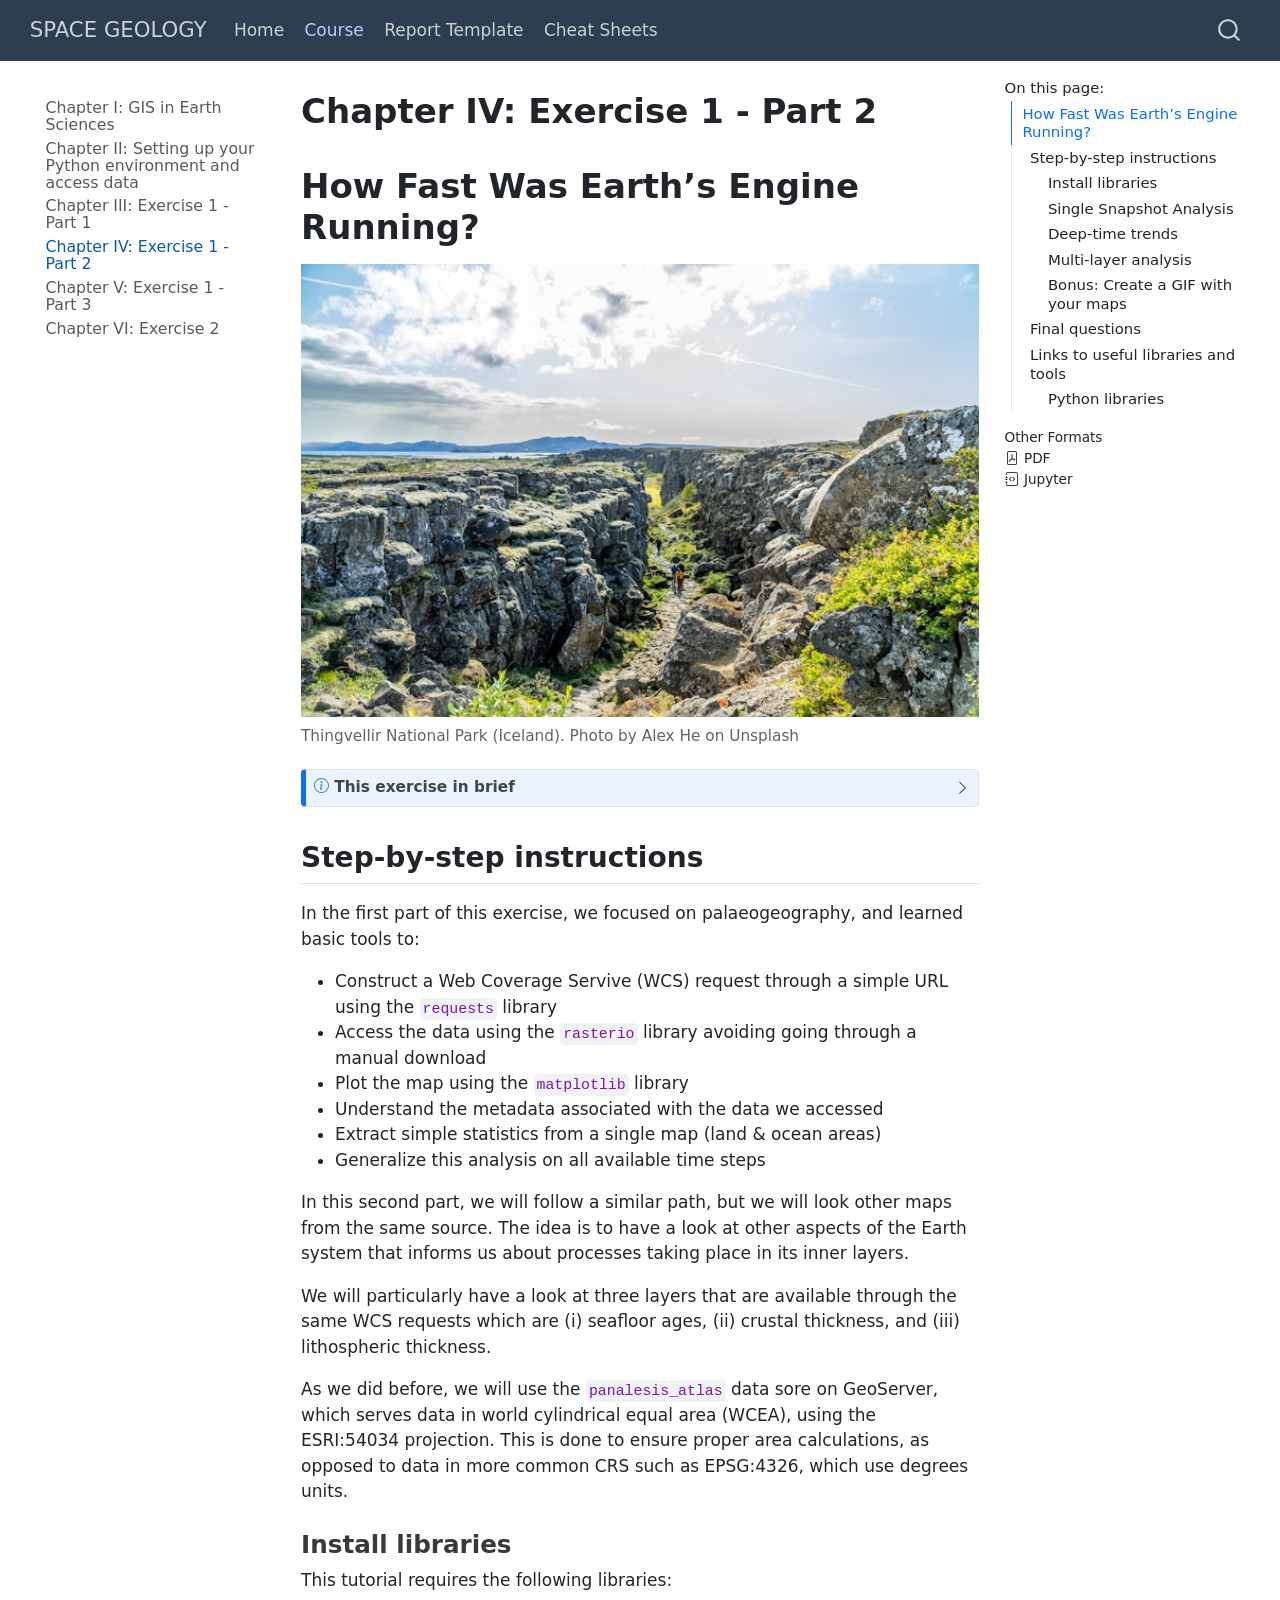
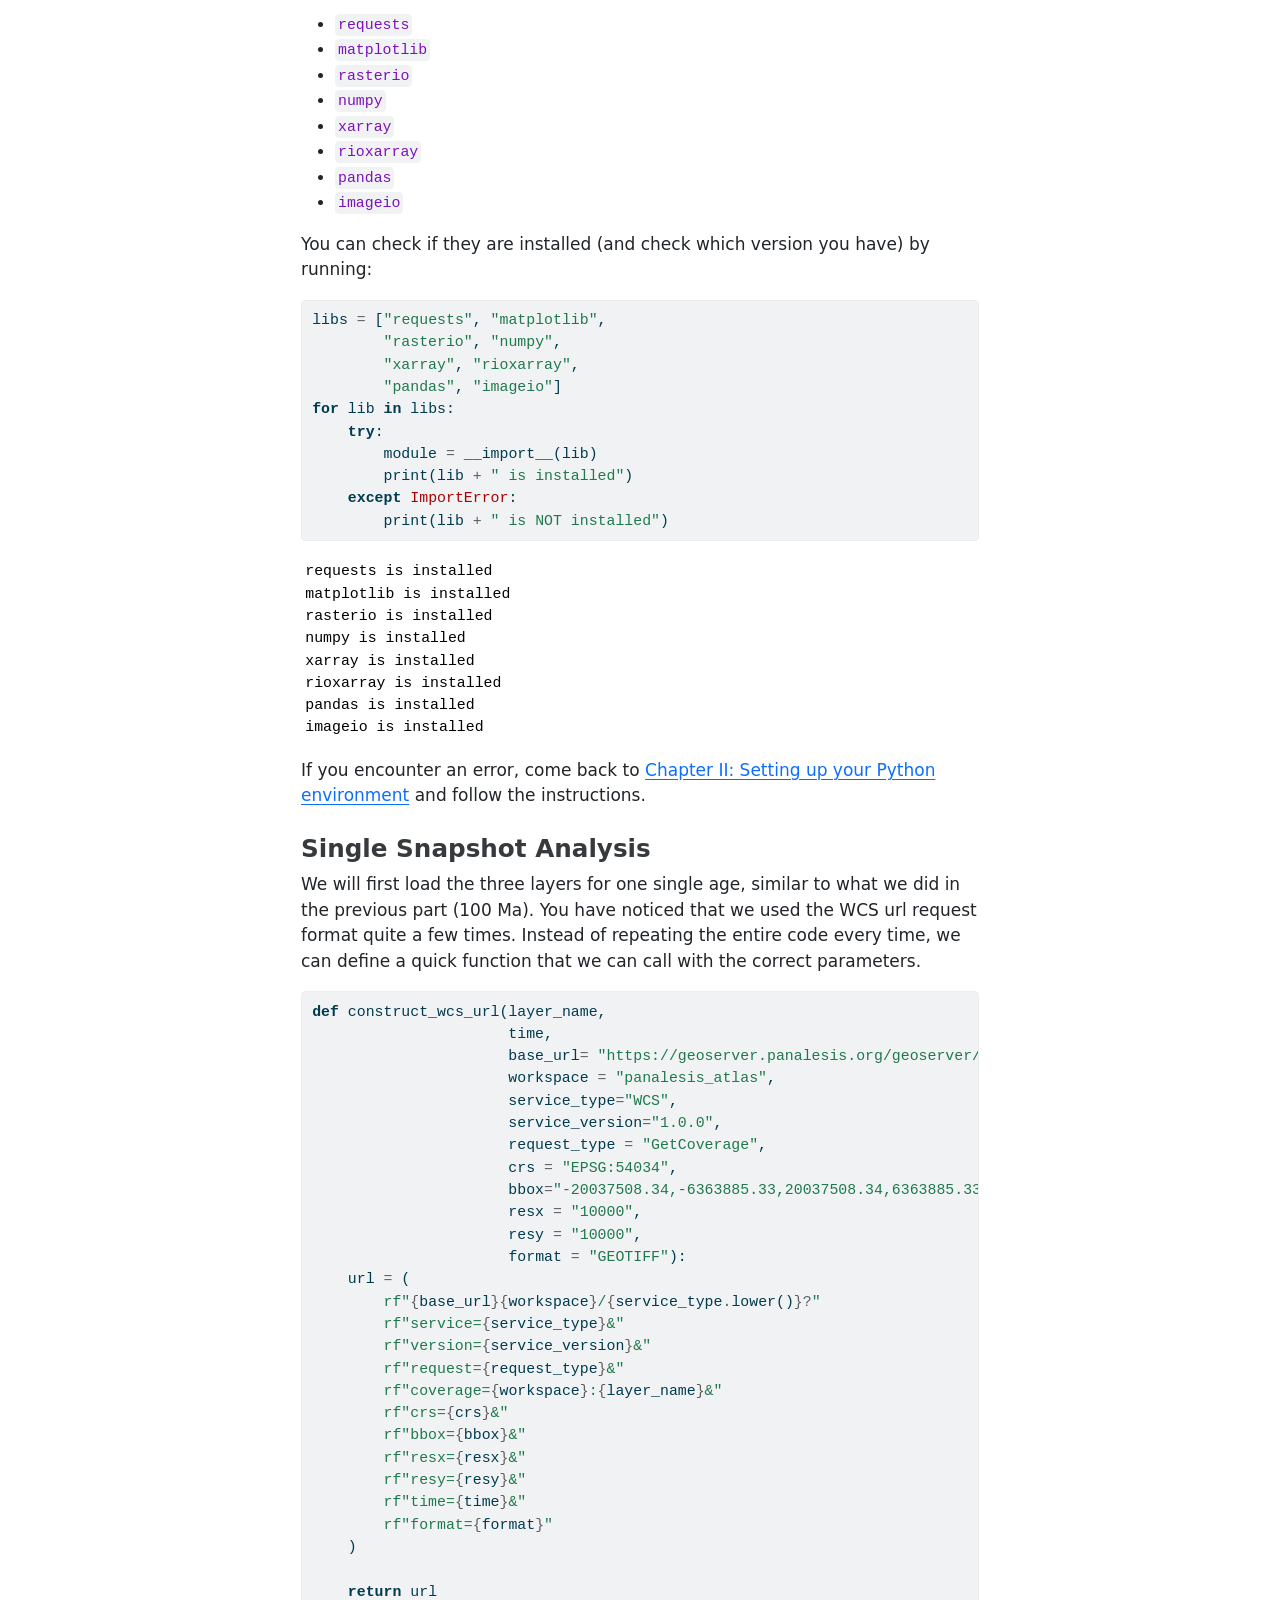
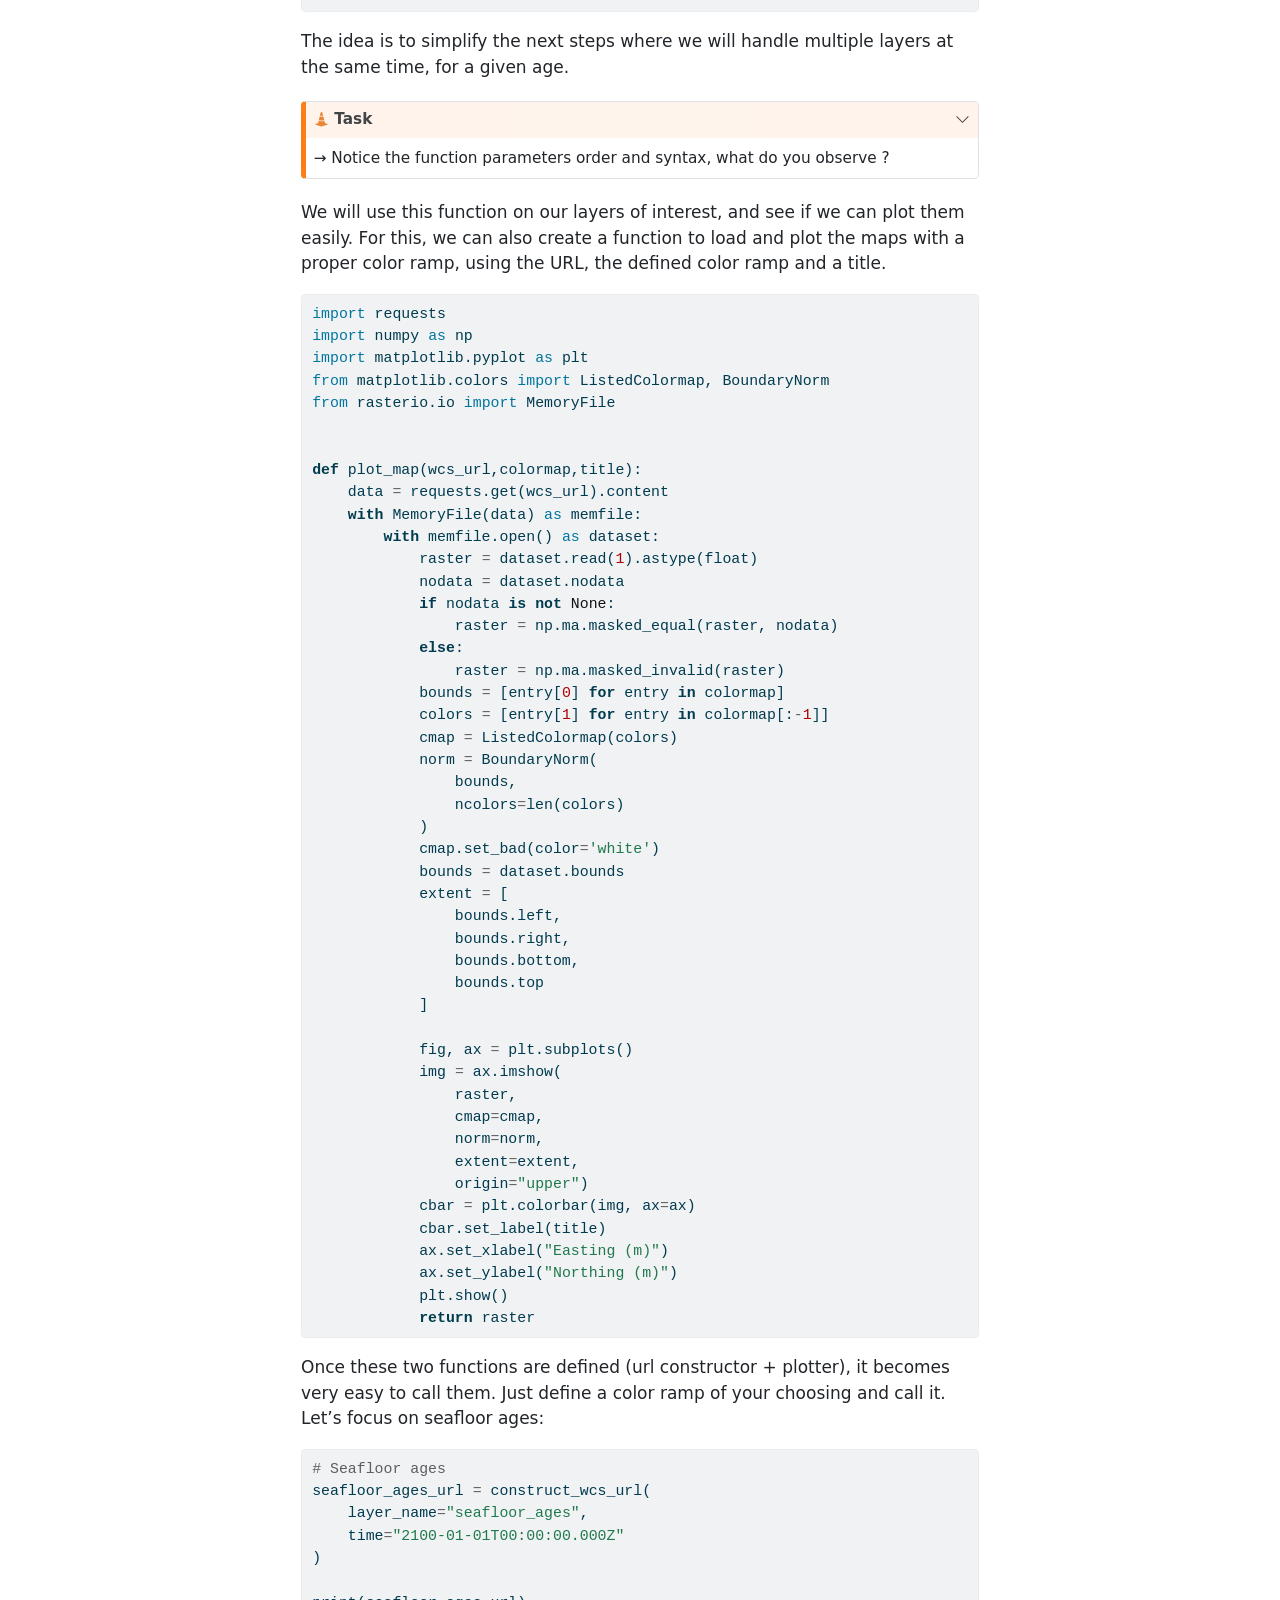
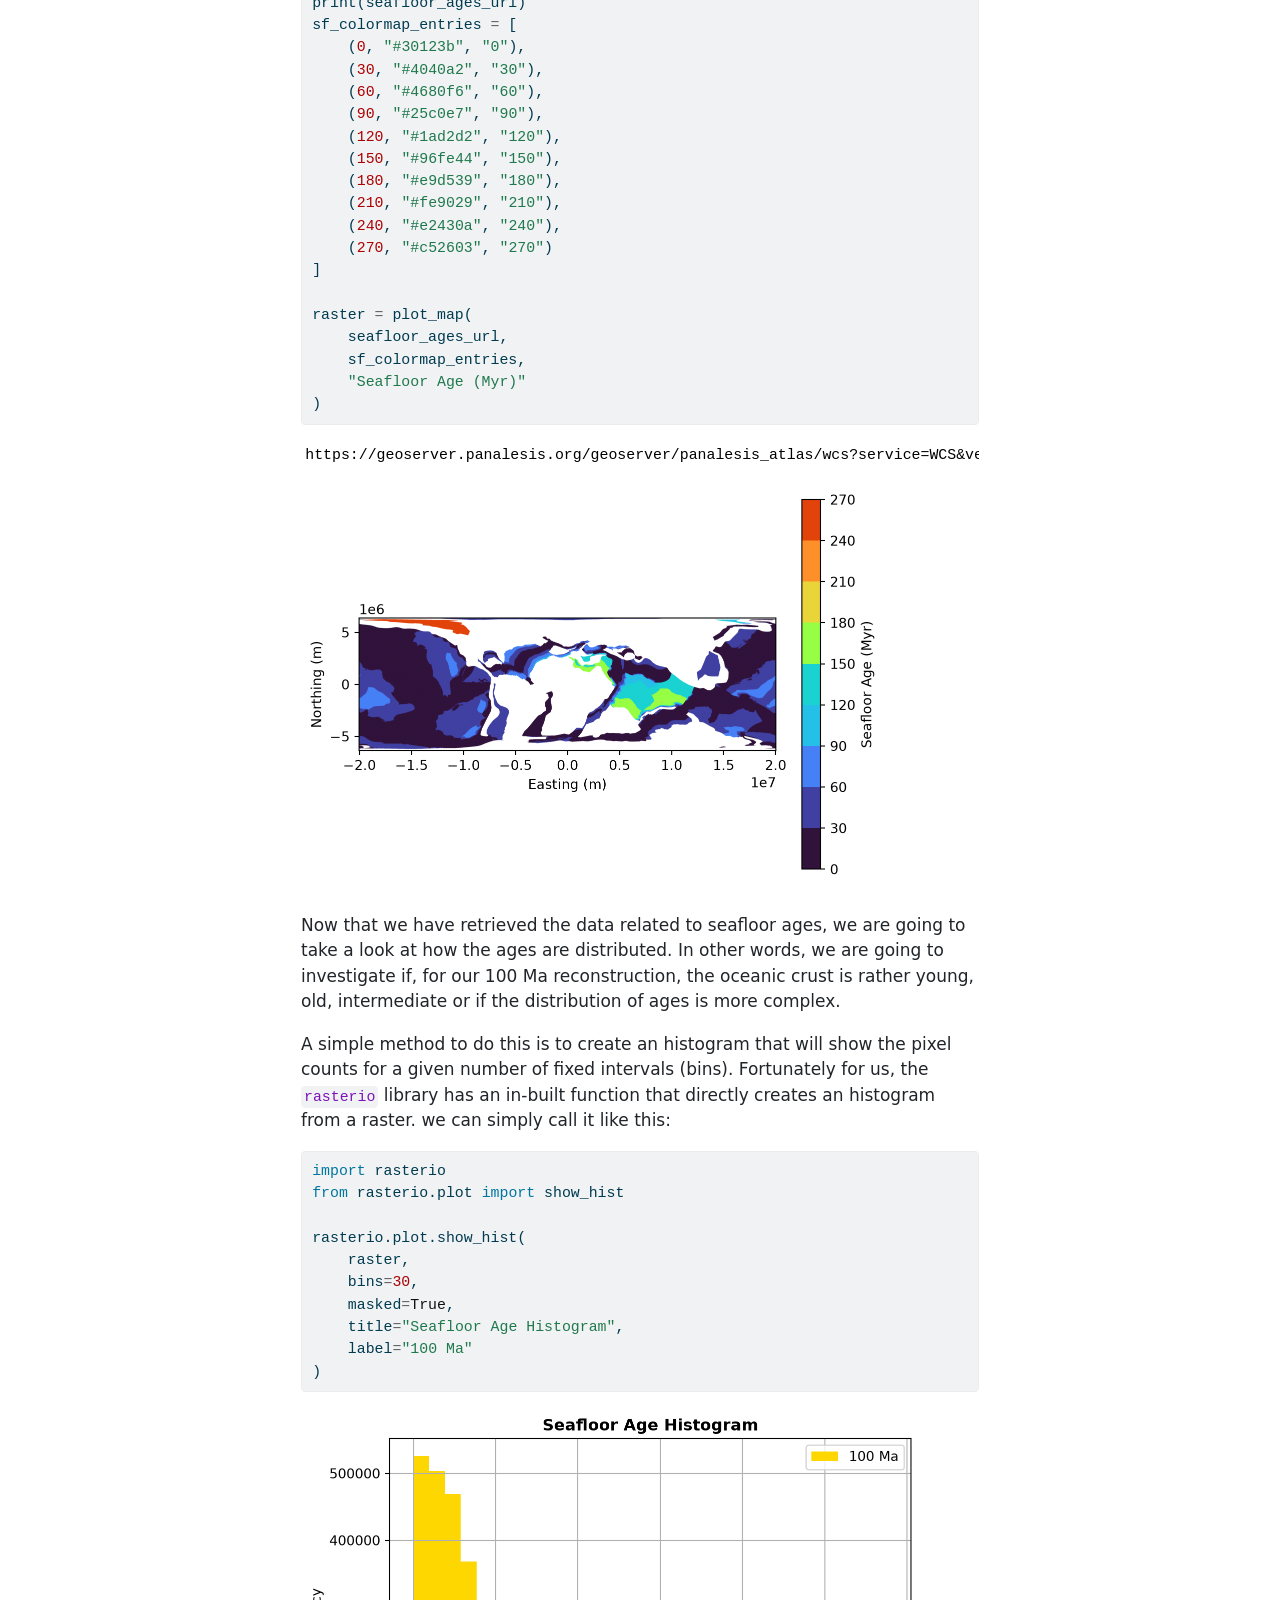
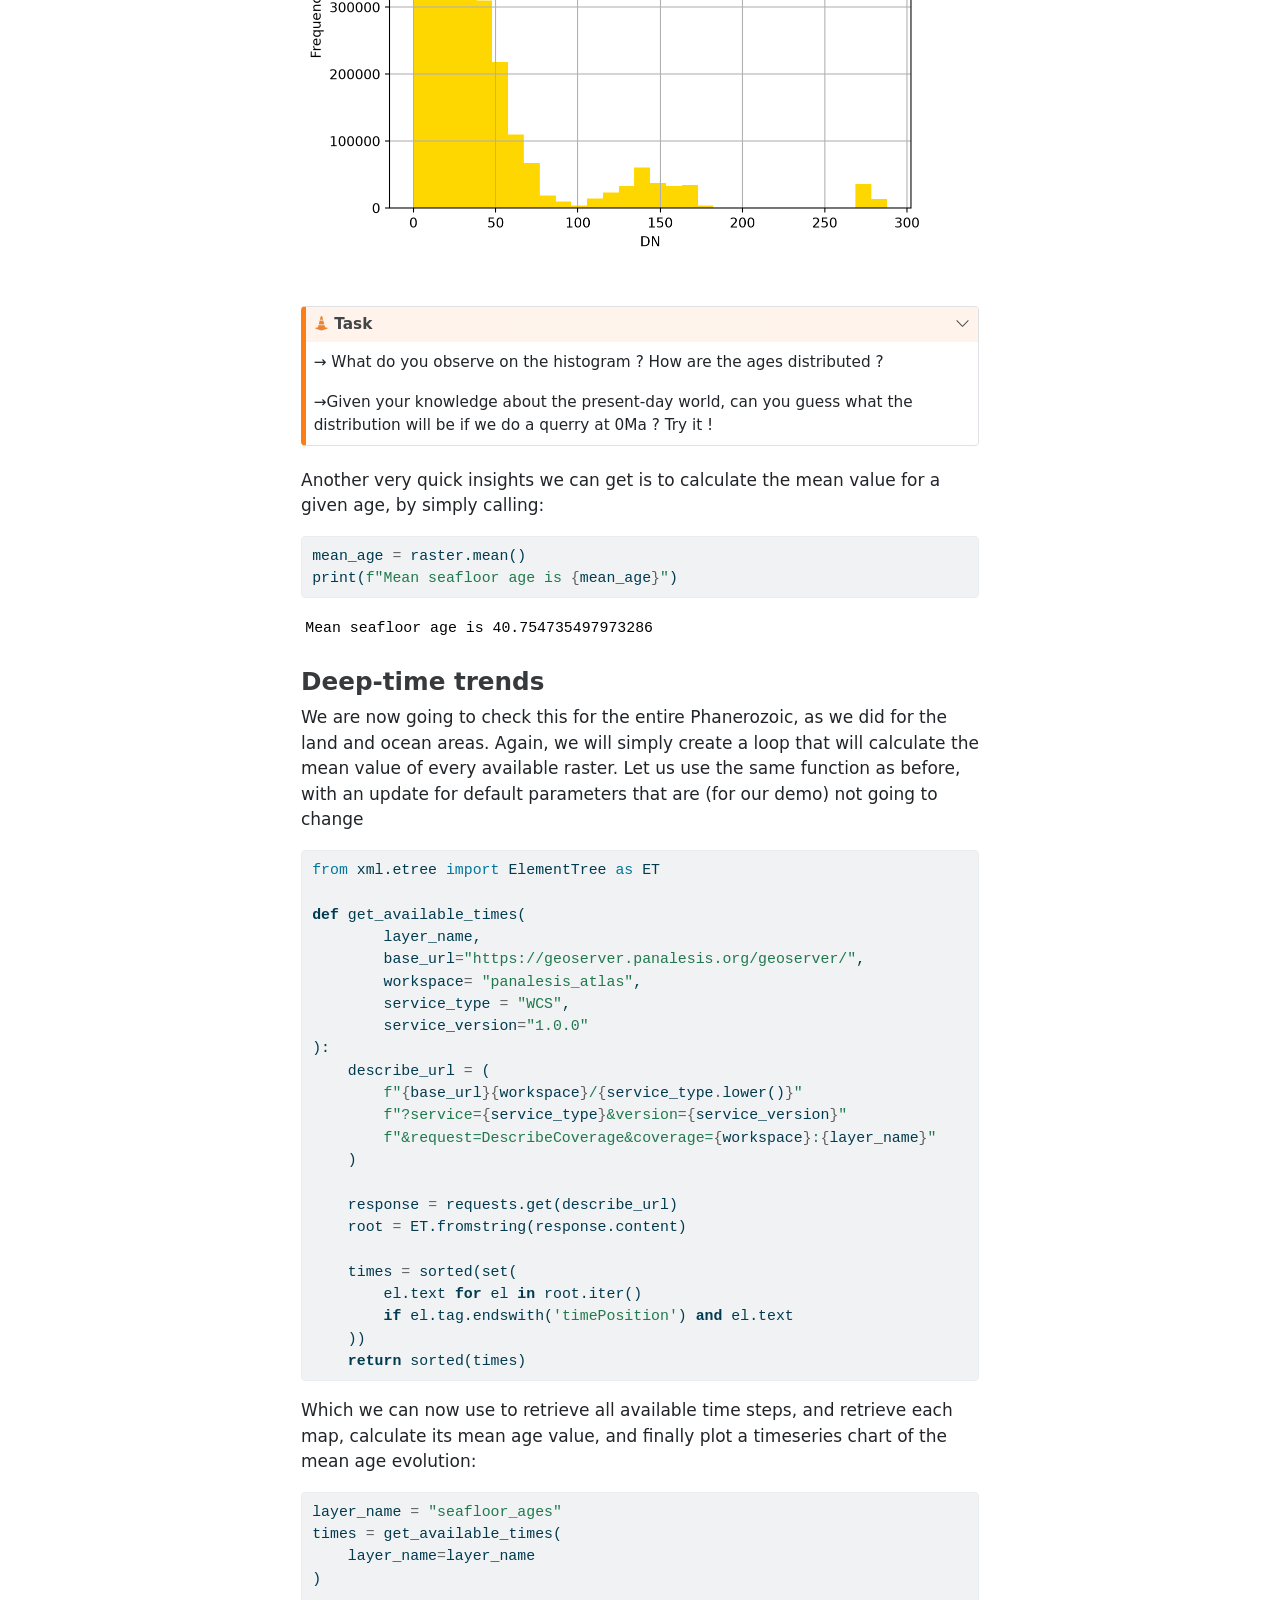
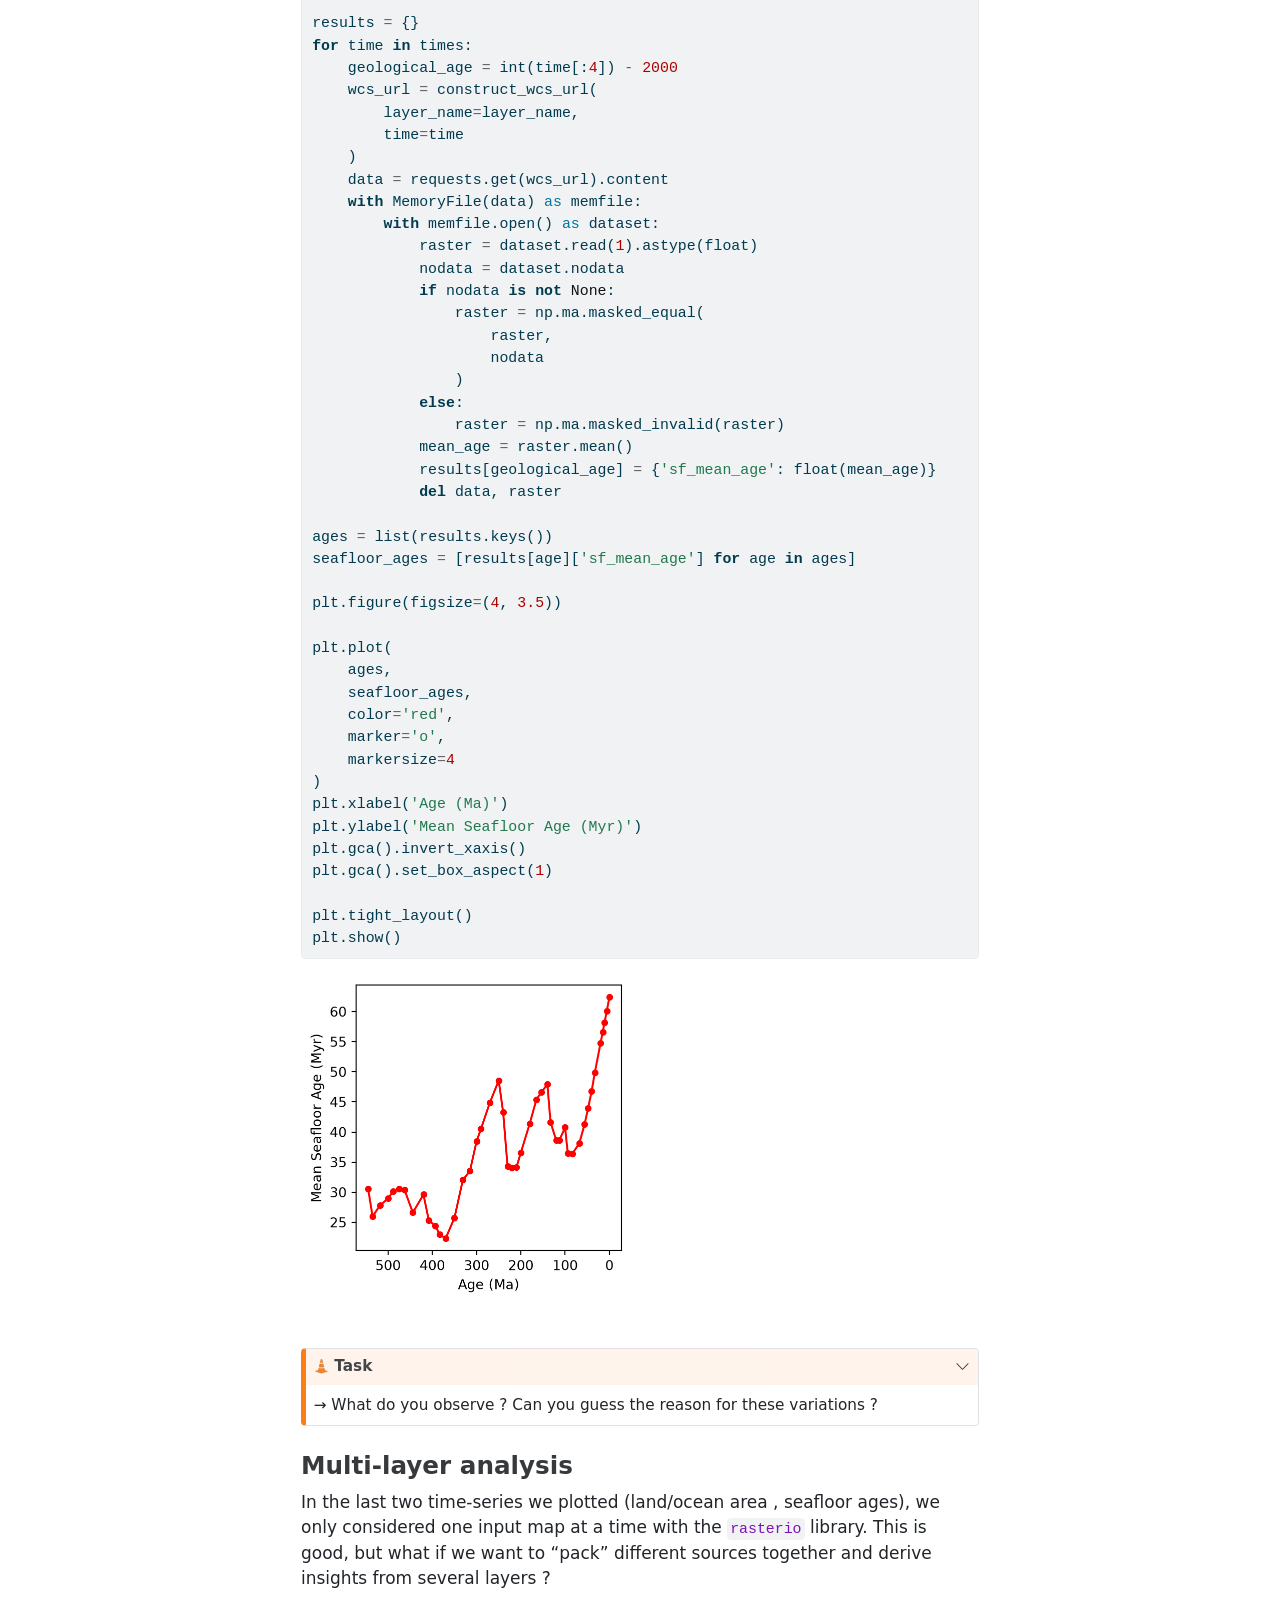
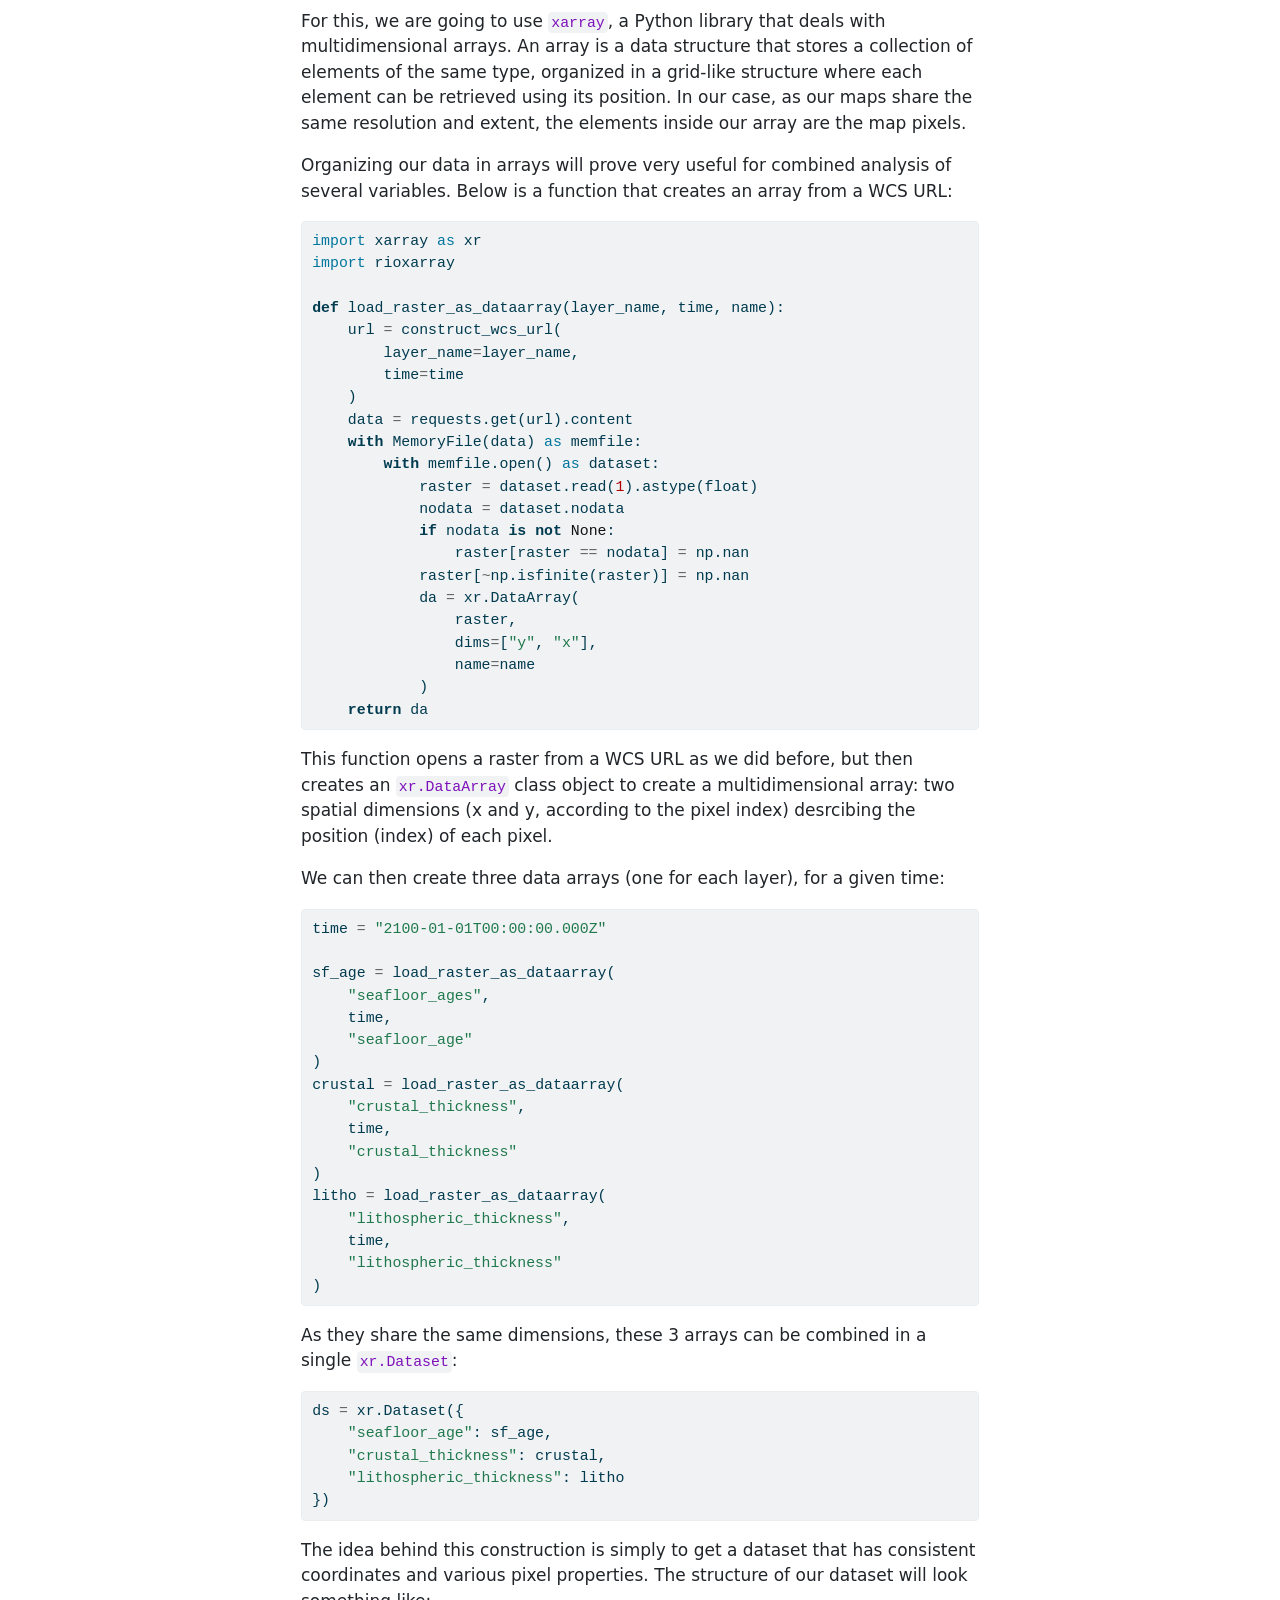
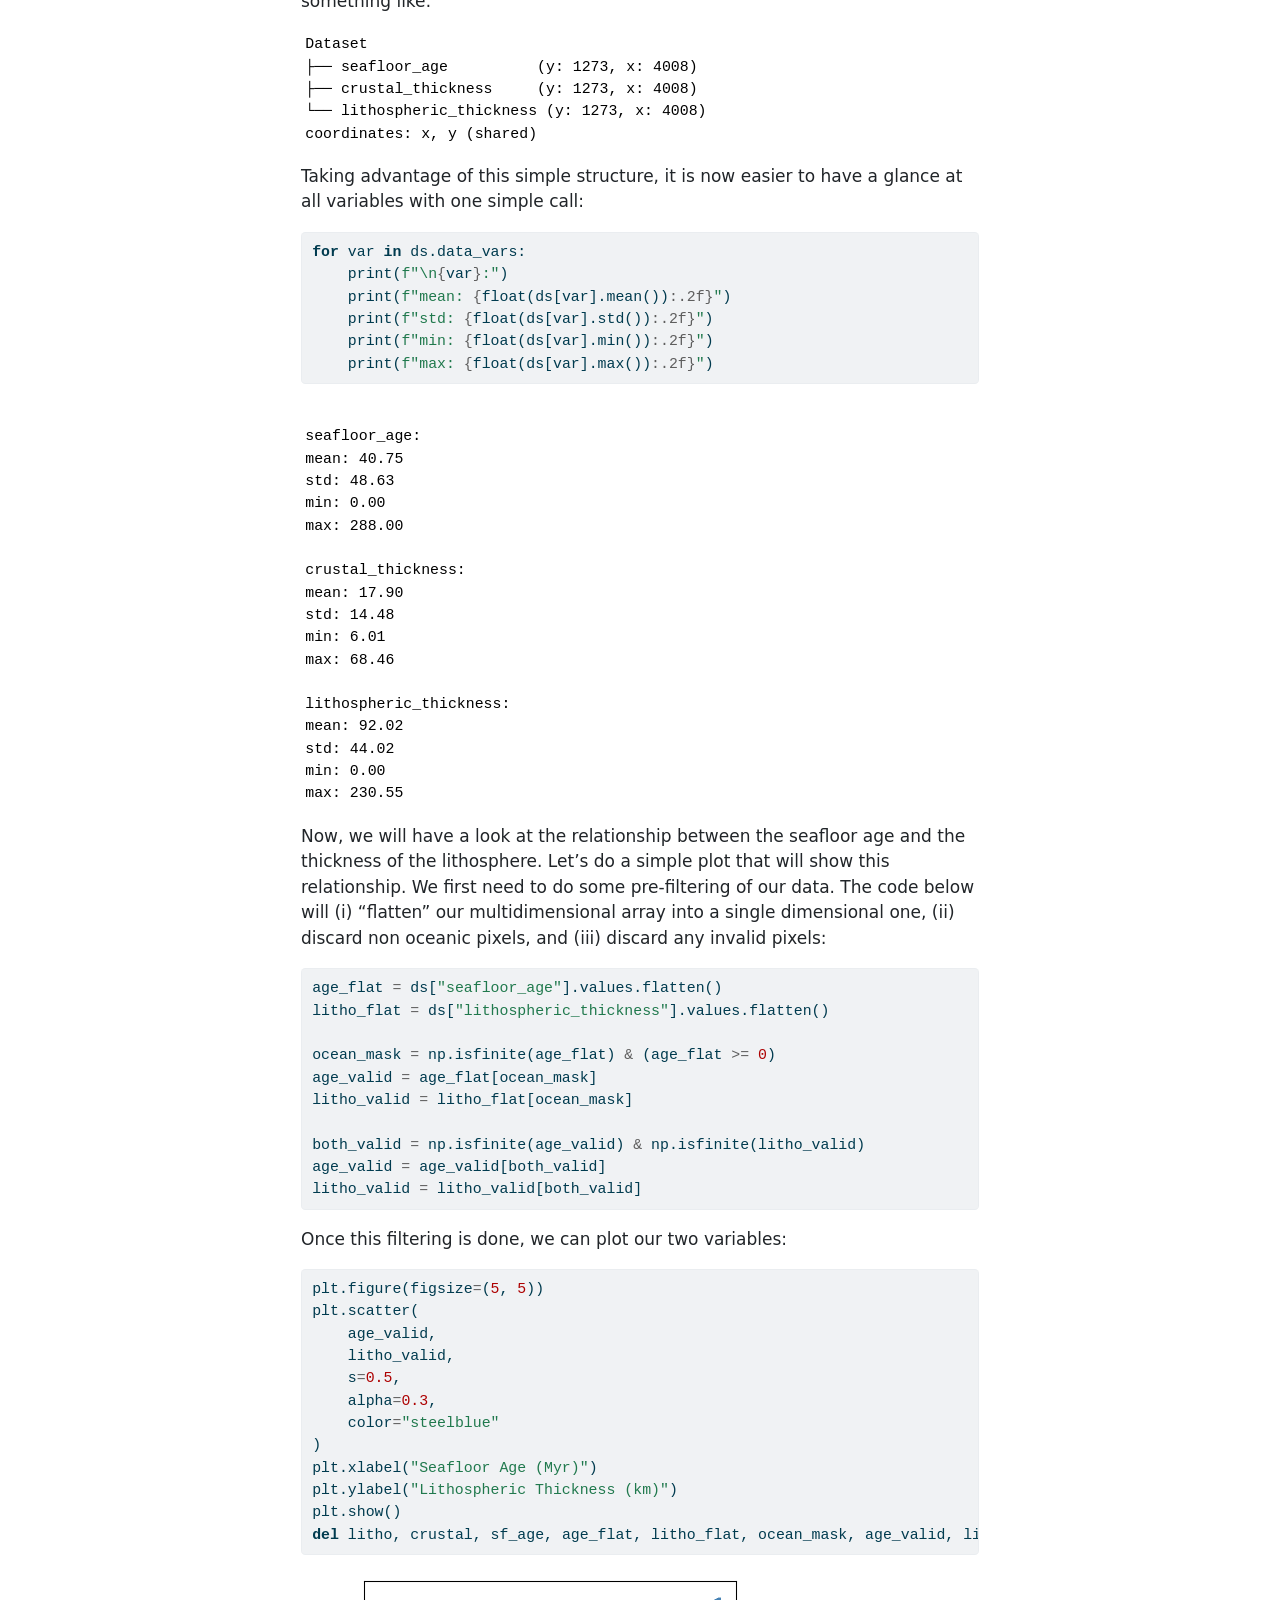
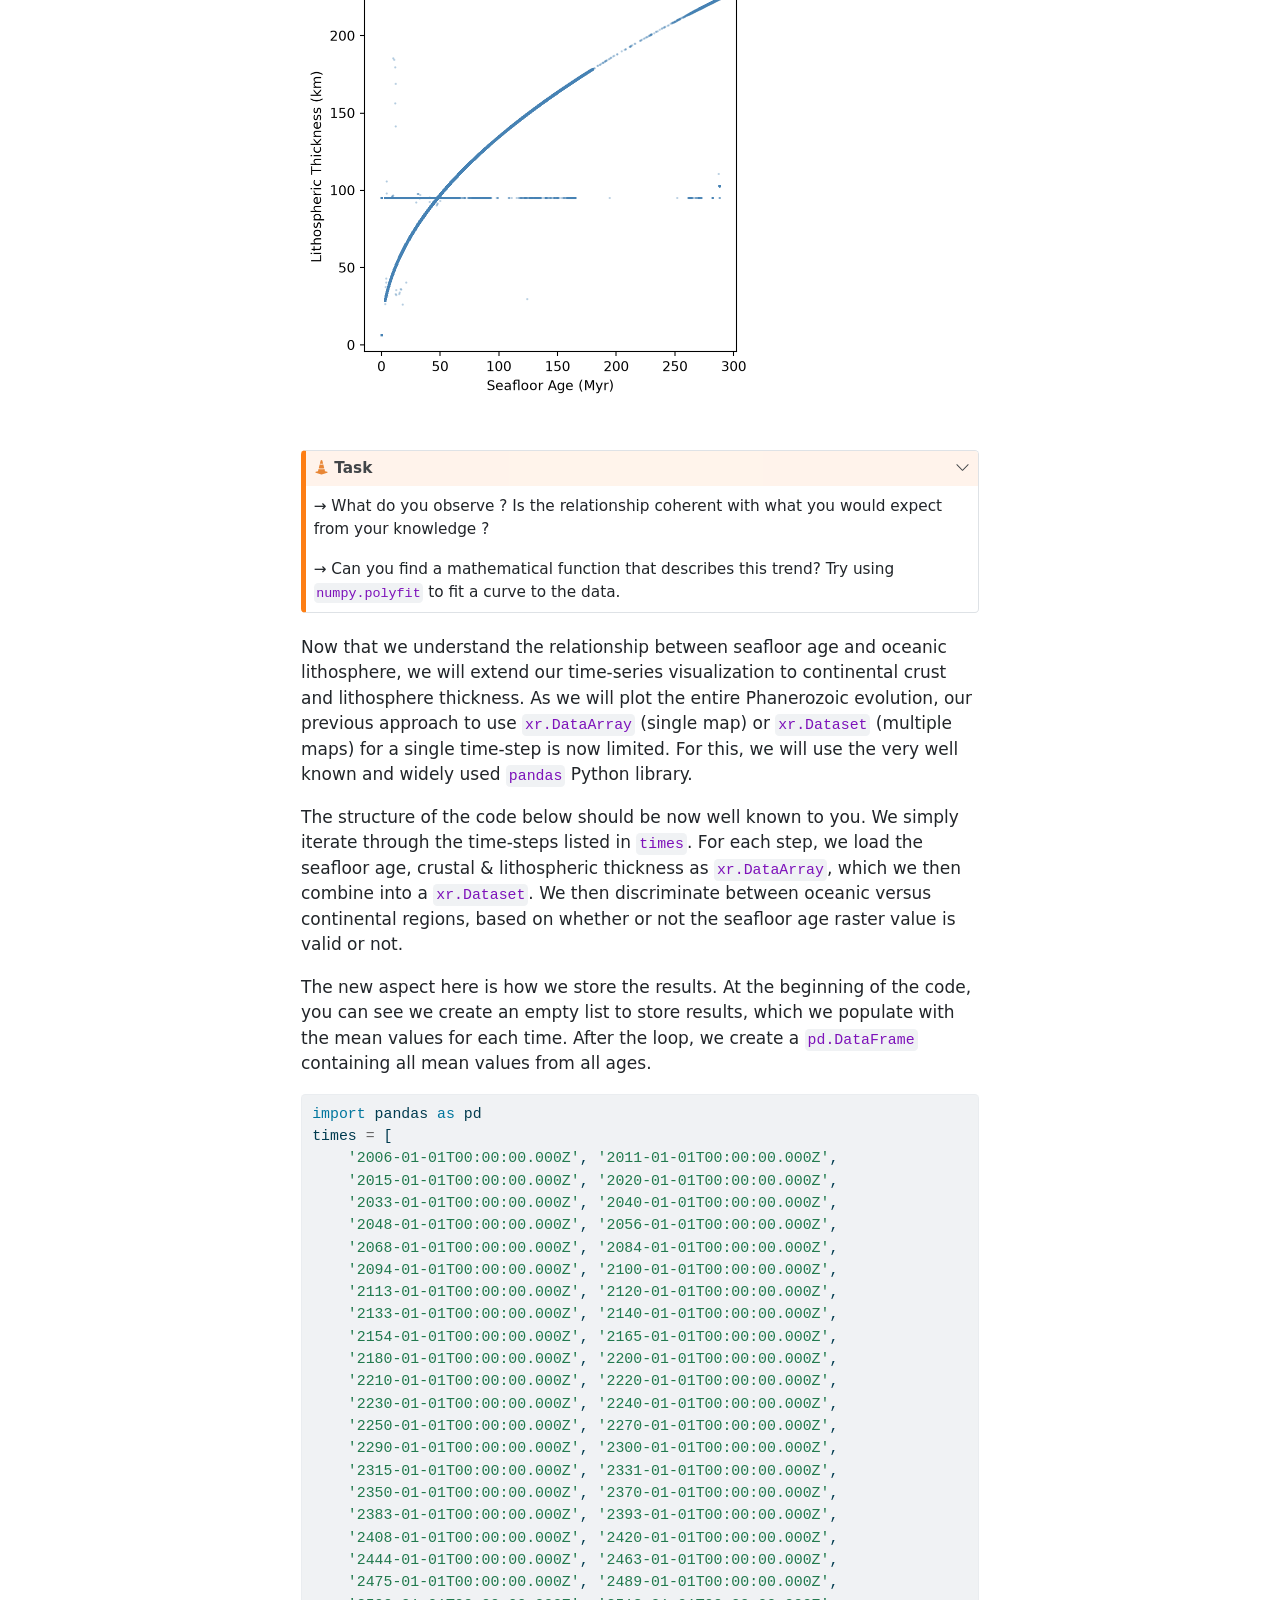
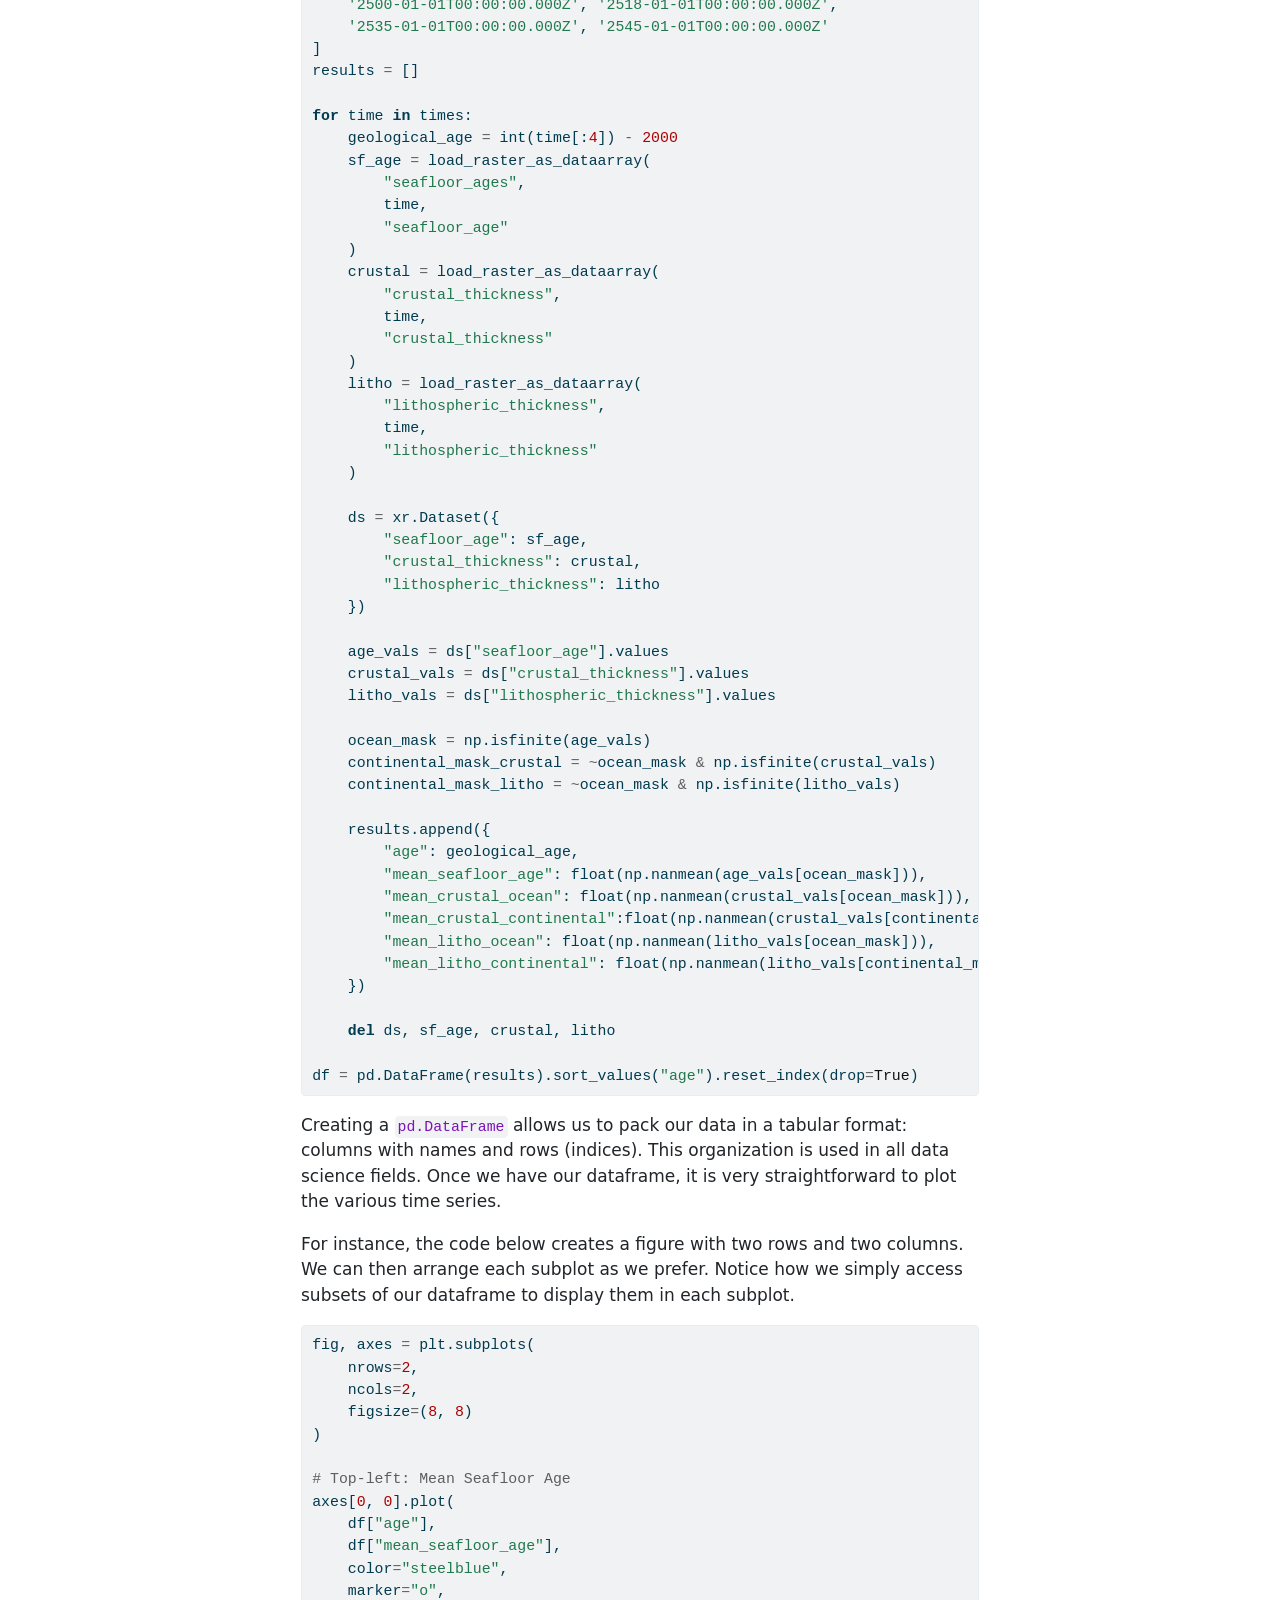
<file: course/chapter4_ex1_2.html>
<!DOCTYPE html>
<html xmlns="http://www.w3.org/1999/xhtml" lang="en" xml:lang="en"><head>

<meta charset="utf-8">
<meta name="generator" content="quarto-1.9.38">

<meta name="viewport" content="width=device-width, initial-scale=1.0, user-scalable=yes">


<title>Chapter IV: Exercise 1 - Part 2 – SPACE GEOLOGY</title>
<style>
/* Default styles provided by pandoc.
** See https://pandoc.org/MANUAL.html#variables-for-html for config info.
*/
code{white-space: pre-wrap;}
span.smallcaps{font-variant: small-caps;}
div.columns{display: flex; gap: min(4vw, 1.5em);}
div.column{flex: auto; overflow-x: auto;}
div.hanging-indent{margin-left: 1.5em; text-indent: -1.5em;}
ul.task-list{list-style: none;}
ul.task-list li input[type="checkbox"] {
  width: 0.8em;
  margin: 0 0.8em 0.2em -1em; /* quarto-specific, see https://github.com/quarto-dev/quarto-cli/issues/4556 */ 
  vertical-align: middle;
}
/* CSS for syntax highlighting */
html { -webkit-text-size-adjust: 100%; }
pre > code.sourceCode { white-space: pre; position: relative; }
pre > code.sourceCode > span { display: inline-block; line-height: 1.25; }
pre > code.sourceCode > span:empty { height: 1.2em; }
.sourceCode { overflow: visible; }
code.sourceCode > span { color: inherit; text-decoration: inherit; }
div.sourceCode { margin: 1em 0; }
pre.sourceCode { margin: 0; }
@media screen {
div.sourceCode { overflow: auto; }
}
@media print {
pre > code.sourceCode { white-space: pre-wrap; }
pre > code.sourceCode > span { text-indent: -5em; padding-left: 5em; }
}
pre.numberSource code
  { counter-reset: source-line 0; }
pre.numberSource code > span
  { position: relative; left: -4em; counter-increment: source-line; }
pre.numberSource code > span > a:first-child::before
  { content: counter(source-line);
    position: relative; left: -1em; text-align: right; vertical-align: baseline;
    border: none; display: inline-block;
    -webkit-touch-callout: none; -webkit-user-select: none;
    -khtml-user-select: none; -moz-user-select: none;
    -ms-user-select: none; user-select: none;
    padding: 0 4px; width: 4em;
  }
pre.numberSource { margin-left: 3em;  padding-left: 4px; }
div.sourceCode
  {   }
@media screen {
pre > code.sourceCode > span > a:first-child::before { text-decoration: underline; }
}
</style>


<script src="../site_libs/quarto-nav/quarto-nav.js"></script>
<script src="../site_libs/quarto-nav/headroom.min.js"></script>
<script src="../site_libs/clipboard/clipboard.min.js"></script>
<script src="../site_libs/quarto-search/autocomplete.umd.js"></script>
<script src="../site_libs/quarto-search/fuse.min.js"></script>
<script src="../site_libs/quarto-search/quarto-search.js"></script>
<meta name="quarto:offset" content="../">
<script src="../site_libs/quarto-html/quarto.js" type="module"></script>
<script src="../site_libs/quarto-html/tabsets/tabsets.js" type="module"></script>
<script src="../site_libs/quarto-html/popper.min.js"></script>
<script src="../site_libs/quarto-html/tippy.umd.min.js"></script>
<script src="../site_libs/quarto-html/anchor.min.js"></script>
<link href="../site_libs/quarto-html/tippy.css" rel="stylesheet">
<link href="../site_libs/quarto-html/quarto-syntax-highlighting-15634bcf2e68342d4ad2dfa704d543f6.css" rel="stylesheet" id="quarto-text-highlighting-styles">
<script src="../site_libs/bootstrap/bootstrap.min.js"></script>
<link href="../site_libs/bootstrap/bootstrap-icons.css" rel="stylesheet">
<link href="../site_libs/bootstrap/bootstrap-c2df445520f3cdb3a82324a8d95dbd81.min.css" rel="stylesheet" append-hash="true" id="quarto-bootstrap" data-mode="light">
<script id="quarto-search-options" type="application/json">{
  "location": "navbar",
  "copy-button": false,
  "collapse-after": 3,
  "panel-placement": "end",
  "type": "overlay",
  "limit": 50,
  "keyboard-shortcut": [
    "f",
    "/",
    "s"
  ],
  "show-item-context": false,
  "language": {
    "search-no-results-text": "No results",
    "search-matching-documents-text": "matching documents",
    "search-copy-link-title": "Copy link to search",
    "search-hide-matches-text": "Hide additional matches",
    "search-more-match-text": "more match in this document",
    "search-more-matches-text": "more matches in this document",
    "search-clear-button-title": "Clear",
    "search-text-placeholder": "",
    "search-detached-cancel-button-title": "Cancel",
    "search-submit-button-title": "Submit",
    "search-label": "Search"
  }
}</script>


</head>

<body class="nav-sidebar floating nav-fixed quarto-light">

<div id="quarto-search-results"></div>
  <header id="quarto-header" class="headroom fixed-top">
    <nav class="navbar navbar-expand-lg " data-bs-theme="dark">
      <div class="navbar-container container-fluid">
      <div class="navbar-brand-container mx-auto">
    <a class="navbar-brand" href="../index.html">
    <span class="navbar-title">SPACE GEOLOGY</span>
    </a>
  </div>
            <div id="quarto-search" class="" title="Search"></div>
          <button class="navbar-toggler" type="button" data-bs-toggle="collapse" data-bs-target="#navbarCollapse" aria-controls="navbarCollapse" role="menu" aria-expanded="false" aria-label="Toggle navigation" onclick="if (window.quartoToggleHeadroom) { window.quartoToggleHeadroom(); }">
  <span class="navbar-toggler-icon"></span>
</button>
          <div class="collapse navbar-collapse" id="navbarCollapse">
            <ul class="navbar-nav navbar-nav-scroll me-auto">
  <li class="nav-item">
    <a class="nav-link" href="../index.html"> 
<span class="menu-text">Home</span></a>
  </li>  
  <li class="nav-item">
    <a class="nav-link active" href="../course/chapter1_intro.html" aria-current="page"> 
<span class="menu-text">Course</span></a>
  </li>  
  <li class="nav-item">
    <a class="nav-link" href="../report/report.html"> 
<span class="menu-text">Report Template</span></a>
  </li>  
  <li class="nav-item">
    <a class="nav-link" href="../cheat_sheets/cheat_sheet_chapter3_ex1_1.html"> 
<span class="menu-text">Cheat Sheets</span></a>
  </li>  
</ul>
          </div> <!-- /navcollapse -->
            <div class="quarto-navbar-tools">
</div>
      </div> <!-- /container-fluid -->
    </nav>
  <nav class="quarto-secondary-nav">
    <div class="container-fluid d-flex">
      <button type="button" class="quarto-btn-toggle btn" data-bs-toggle="collapse" role="button" data-bs-target=".quarto-sidebar-collapse-item" aria-controls="quarto-sidebar" aria-expanded="false" aria-label="Toggle sidebar navigation" onclick="if (window.quartoToggleHeadroom) { window.quartoToggleHeadroom(); }">
        <i class="bi bi-layout-text-sidebar-reverse"></i>
      </button>
        <nav class="quarto-page-breadcrumbs" aria-label="breadcrumb"><ol class="breadcrumb"><li class="breadcrumb-item"><a href="../course/chapter4_ex1_2.html">Chapter IV: Exercise 1 - Part 2</a></li></ol></nav>
        <a class="flex-grow-1" role="navigation" data-bs-toggle="collapse" data-bs-target=".quarto-sidebar-collapse-item" aria-controls="quarto-sidebar" aria-expanded="false" aria-label="Toggle sidebar navigation" onclick="if (window.quartoToggleHeadroom) { window.quartoToggleHeadroom(); }">      
        </a>
    </div>
  </nav>
</header>
<!-- content -->
<div id="quarto-content" class="quarto-container page-columns page-rows-contents page-layout-article page-navbar">
<!-- sidebar -->
  <nav id="quarto-sidebar" class="sidebar collapse collapse-horizontal quarto-sidebar-collapse-item sidebar-navigation floating overflow-auto">
    <div class="sidebar-menu-container"> 
    <ul class="list-unstyled mt-1">
        <li class="sidebar-item">
  <div class="sidebar-item-container"> 
  <a href="../course/chapter1_intro.html" class="sidebar-item-text sidebar-link">
 <span class="menu-text">Chapter I: GIS in Earth Sciences</span></a>
  </div>
</li>
        <li class="sidebar-item">
  <div class="sidebar-item-container"> 
  <a href="../course/chapter2_setup.html" class="sidebar-item-text sidebar-link">
 <span class="menu-text">Chapter II: Setting up your Python environment and access data</span></a>
  </div>
</li>
        <li class="sidebar-item">
  <div class="sidebar-item-container"> 
  <a href="../course/chapter3_ex1_1.html" class="sidebar-item-text sidebar-link">
 <span class="menu-text">Chapter III: Exercise 1 - Part 1</span></a>
  </div>
</li>
        <li class="sidebar-item">
  <div class="sidebar-item-container"> 
  <a href="../course/chapter4_ex1_2.html" class="sidebar-item-text sidebar-link active">
 <span class="menu-text">Chapter IV: Exercise 1 - Part 2</span></a>
  </div>
</li>
        <li class="sidebar-item">
  <div class="sidebar-item-container"> 
  <a href="../course/chapter5_ex1_3.html" class="sidebar-item-text sidebar-link">
 <span class="menu-text">Chapter V: Exercise 1 - Part 3</span></a>
  </div>
</li>
        <li class="sidebar-item">
  <div class="sidebar-item-container"> 
  <a href="../course/chapter6_ex2.html" class="sidebar-item-text sidebar-link">
 <span class="menu-text">Chapter VI: Exercise 2</span></a>
  </div>
</li>
    </ul>
    </div>
</nav>
<div id="quarto-sidebar-glass" class="quarto-sidebar-collapse-item" data-bs-toggle="collapse" data-bs-target=".quarto-sidebar-collapse-item"></div>
<!-- margin-sidebar -->
    <div id="quarto-margin-sidebar" class="sidebar margin-sidebar">
        <nav id="TOC" role="doc-toc" class="toc-active" data-toc-expanded="99">
    <h2 id="toc-title">On this page:</h2>
   
  <ul>
  <li><a href="#how-fast-was-earths-engine-running" id="toc-how-fast-was-earths-engine-running" class="nav-link active" data-scroll-target="#how-fast-was-earths-engine-running">How Fast Was Earth’s Engine Running?</a>
  <ul class="collapse">
  <li><a href="#step-by-step-instructions" id="toc-step-by-step-instructions" class="nav-link" data-scroll-target="#step-by-step-instructions">Step-by-step instructions</a>
  <ul class="collapse">
  <li><a href="#install-libraries" id="toc-install-libraries" class="nav-link" data-scroll-target="#install-libraries">Install libraries</a></li>
  <li><a href="#single-snapshot-analysis" id="toc-single-snapshot-analysis" class="nav-link" data-scroll-target="#single-snapshot-analysis">Single Snapshot Analysis</a></li>
  <li><a href="#deep-time-trends" id="toc-deep-time-trends" class="nav-link" data-scroll-target="#deep-time-trends">Deep-time trends</a></li>
  <li><a href="#multi-layer-analysis" id="toc-multi-layer-analysis" class="nav-link" data-scroll-target="#multi-layer-analysis">Multi-layer analysis</a></li>
  <li><a href="#bonus-create-a-gif-with-your-maps" id="toc-bonus-create-a-gif-with-your-maps" class="nav-link" data-scroll-target="#bonus-create-a-gif-with-your-maps">Bonus: Create a GIF with your maps</a></li>
  </ul></li>
  <li><a href="#final-questions" id="toc-final-questions" class="nav-link" data-scroll-target="#final-questions">Final questions</a></li>
  <li><a href="#links-to-useful-libraries-and-tools" id="toc-links-to-useful-libraries-and-tools" class="nav-link" data-scroll-target="#links-to-useful-libraries-and-tools">Links to useful libraries and tools</a>
  <ul class="collapse">
  <li><a href="#python-libraries" id="toc-python-libraries" class="nav-link" data-scroll-target="#python-libraries">Python libraries</a></li>
  </ul></li>
  </ul></li>
  </ul>
<div class="quarto-alternate-formats"><h2>Other Formats</h2><ul><li><a href="chapter4_ex1_2.pdf"><i class="bi bi-file-pdf"></i>PDF</a></li><li><a href="chapter4_ex1_2.ipynb" download="chapter4_ex1_2.ipynb"><i class="bi bi-journal-code"></i>Jupyter</a></li></ul></div></nav>
    </div>
<!-- main -->
<main class="content" id="quarto-document-content">

<header id="title-block-header" class="quarto-title-block default">
<div class="quarto-title">
<h1 class="title">Chapter IV: Exercise 1 - Part 2</h1>
</div>



<div class="quarto-title-meta">

    
  
    
  </div>
  


</header>


<section id="how-fast-was-earths-engine-running" class="level1">
<h1>How Fast Was Earth’s Engine Running?</h1>
<div class="quarto-figure quarto-figure-center">
<figure class="figure">
<p><img src="images/cover_alex-he_iceland.jpg" class="img-fluid figure-img" style="width:100.0%"></p>
<figcaption>Thingvellir National Park (Iceland). Photo by Alex He on Unsplash</figcaption>
</figure>
</div>
<div class="callout callout-style-default callout-note callout-titled">
<div class="callout-header d-flex align-content-center collapsed" data-bs-toggle="collapse" data-bs-target=".callout-1-contents" aria-controls="callout-1" aria-expanded="false" aria-label="Toggle callout">
<div class="callout-icon-container">
<i class="callout-icon"></i>
</div>
<div class="callout-title-container flex-fill">
<span class="screen-reader-only">Note</span>This exercise in brief
</div>
<div class="callout-btn-toggle d-inline-block border-0 py-1 ps-1 pe-0 float-end"><i class="callout-toggle"></i></div>
</div>
<div id="callout-1" class="callout-1-contents callout-collapse collapse">
<div class="callout-body-container callout-body">
<section id="big-question" class="level2">
<h2 class="anchored" data-anchor-id="big-question">Big Question</h2>
<p><em>Is younger oceanic seafloor associated with thinner lithosphere? How did crustal architecture evolve through time?</em></p>
</section>
<section id="what-you-will-do" class="level2">
<h2 class="anchored" data-anchor-id="what-you-will-do">What You Will Do</h2>
<p>You will test a geodynamic hypothesis using multiple datasets from the Palaeo Data Cube. Starting with one time slice, you will:</p>
<ol type="1">
<li>Map seafloor age, crustal thickness, and lithospheric thickness.</li>
<li>Compute global averages and distributions.</li>
<li>Compare oceanic versus continental regions across variables.</li>
<li>Extend your analysis to the entire Phanerozoic and visualize trends.</li>
<li>Create an animated GIF of seafloor age evolution through time.</li>
</ol>
</section>
<section id="why-it-matters" class="level2">
<h2 class="anchored" data-anchor-id="why-it-matters">Why It Matters</h2>
<p>The age and thickness of the Earth’s oceanic crust and lithosphere reflect plate tectonic processes and mantle dynamics. Understanding these changes helps explain supercontinent cycles, ocean basin evolution, and even long-term climate regulation.</p>
</section>
<section id="your-tasks" class="level2">
<h2 class="anchored" data-anchor-id="your-tasks">Your Tasks</h2>
<ol type="1">
<li><p><strong>Single Snapshot Analysis:</strong></p>
<p>1.1. Load seafloor age, crustal thickness, and lithospheric thickness for one time slice using a reusable WCS URL constructor function.</p>
<p>1.2. Compute mean values and visualize maps with custom color ramps.</p>
<p>1.3. Plot a histogram of seafloor age distribution.</p></li>
<li><p><strong>Exploring Relationships:</strong></p>
<p>2.1. Combine the three layers into a single <code>xr.Dataset</code>.</p>
<p>2.2. Scatter plot seafloor age against lithospheric thickness.</p>
<p>2.3. Discuss whether the relationship matches theoretical expectations.</p></li>
<li><p><strong>Deep-Time Trends:</strong></p>
<p>3.1. Automate your workflow for all Phanerozoic time slices using <code>pandas</code>.</p>
<p>3.2. Separate oceanic and continental pixels using the seafloor age mask.</p>
<p>3.3. Plot time series of mean seafloor age, crustal thickness, and lithospheric thickness for both domains.</p>
<p>3.4. Interpret major trends and link them to supercontinent cycles.</p></li>
<li><p><strong>Bonus — Animated Visualization:</strong></p>
<p>4.1. Render each time slice as an image frame.</p>
<p>4.2. Compile frames into an animated GIF using <code>imageio</code>.</p>
<p>4.3. Experiment with parameters such as time order, frame rate, and layer choice.</p></li>
</ol>
</section>
<section id="skills-you-will-gain" class="level2">
<h2 class="anchored" data-anchor-id="skills-you-will-gain">Skills You Will Gain</h2>
<ol type="1">
<li>Building reusable functions for WCS data access and plotting.</li>
<li>Working with multidimensional arrays using <code>xarray</code> and combining layers into a <code>Dataset</code>.</li>
<li>Storing and analyzing time-series results in a <code>pandas</code> DataFrame.</li>
<li>Visualizing maps, histograms, scatter plots, and multi-panel time-series figures.</li>
<li>Creating animated GIFs from raster time series.</li>
</ol>
</section>
<section id="points-for-discussion" class="level2">
<h2 class="anchored" data-anchor-id="points-for-discussion">Points for Discussion</h2>
<ul>
<li>What is the rationale behind writing functions to automate workflows ?</li>
<li>What does the histograms of 0Ma versus 100Ma tell us about the rate of oceanic seafloor production ?</li>
<li>Compare the properties of the data handling structures we usedinthis exercise: <code>xr.DataArray</code>, <code>xr.DataSet</code>, and <code>pd.DataFrame</code>. How are these complementary to handle geospatial layers and key stats ? Are you awayre about other structures ?</li>
<li>Using your knowledge about the supercontinent cycles, and the timing for formation/break-up of these supercontinents, do you see these cycles linked with the data we have ?</li>
</ul>
</section>
</div>
</div>
</div>
<section id="step-by-step-instructions" class="level2">
<h2 class="anchored" data-anchor-id="step-by-step-instructions">Step-by-step instructions</h2>
<p>In the first part of this exercise, we focused on palaeogeography, and learned basic tools to:</p>
<ul>
<li>Construct a Web Coverage Servive (WCS) request through a simple URL using the <code>requests</code> library</li>
<li>Access the data using the <code>rasterio</code> library avoiding going through a manual download</li>
<li>Plot the map using the <code>matplotlib</code> library</li>
<li>Understand the metadata associated with the data we accessed</li>
<li>Extract simple statistics from a single map (land &amp; ocean areas)</li>
<li>Generalize this analysis on all available time steps</li>
</ul>
<p>In this second part, we will follow a similar path, but we will look other maps from the same source. The idea is to have a look at other aspects of the Earth system that informs us about processes taking place in its inner layers.</p>
<p>We will particularly have a look at three layers that are available through the same WCS requests which are (i) seafloor ages, (ii) crustal thickness, and (iii) lithospheric thickness.</p>
<p>As we did before, we will use the <code>panalesis_atlas</code> data sore on GeoServer, which serves data in world cylindrical equal area (WCEA), using the ESRI:54034 projection. This is done to ensure proper area calculations, as opposed to data in more common CRS such as EPSG:4326, which use degrees units.</p>
<section id="install-libraries" class="level3">
<h3 class="anchored" data-anchor-id="install-libraries">Install libraries</h3>
<p>This tutorial requires the following libraries:</p>
<ul>
<li><code>requests</code></li>
<li><code>matplotlib</code></li>
<li><code>rasterio</code></li>
<li><code>numpy</code></li>
<li><code>xarray</code></li>
<li><code>rioxarray</code></li>
<li><code>pandas</code></li>
<li><code>imageio</code></li>
</ul>
<p>You can check if they are installed (and check which version you have) by running:</p>
<div id="23882ab9" class="cell" data-execution_count="1">
<div class="code-copy-outer-scaffold"><div class="sourceCode cell-code" id="cb1"><pre class="sourceCode python code-with-copy"><code class="sourceCode python"><span id="cb1-1"><a href="#cb1-1" aria-hidden="true" tabindex="-1"></a>libs <span class="op">=</span> [<span class="st">"requests"</span>, <span class="st">"matplotlib"</span>,</span>
<span id="cb1-2"><a href="#cb1-2" aria-hidden="true" tabindex="-1"></a>        <span class="st">"rasterio"</span>, <span class="st">"numpy"</span>,</span>
<span id="cb1-3"><a href="#cb1-3" aria-hidden="true" tabindex="-1"></a>        <span class="st">"xarray"</span>, <span class="st">"rioxarray"</span>,</span>
<span id="cb1-4"><a href="#cb1-4" aria-hidden="true" tabindex="-1"></a>        <span class="st">"pandas"</span>, <span class="st">"imageio"</span>]</span>
<span id="cb1-5"><a href="#cb1-5" aria-hidden="true" tabindex="-1"></a><span class="cf">for</span> lib <span class="kw">in</span> libs:</span>
<span id="cb1-6"><a href="#cb1-6" aria-hidden="true" tabindex="-1"></a>    <span class="cf">try</span>:</span>
<span id="cb1-7"><a href="#cb1-7" aria-hidden="true" tabindex="-1"></a>        module <span class="op">=</span> <span class="bu">__import__</span>(lib)</span>
<span id="cb1-8"><a href="#cb1-8" aria-hidden="true" tabindex="-1"></a>        <span class="bu">print</span>(lib <span class="op">+</span> <span class="st">" is installed"</span>)</span>
<span id="cb1-9"><a href="#cb1-9" aria-hidden="true" tabindex="-1"></a>    <span class="cf">except</span> <span class="pp">ImportError</span>:</span>
<span id="cb1-10"><a href="#cb1-10" aria-hidden="true" tabindex="-1"></a>        <span class="bu">print</span>(lib <span class="op">+</span> <span class="st">" is NOT installed"</span>)</span></code></pre></div><button title="Copy to Clipboard" class="code-copy-button"><i class="bi"></i></button></div>
<div class="cell-output cell-output-stdout">
<pre><code>requests is installed
matplotlib is installed
rasterio is installed
numpy is installed
xarray is installed
rioxarray is installed
pandas is installed
imageio is installed</code></pre>
</div>
</div>
<p>If you encounter an error, come back to <a href="https://unige-cgeom.github.io/SPACE-GEOLOGY/course/chapter2_setup.html">Chapter II: Setting up your Python environment</a> and follow the instructions.</p>
</section>
<section id="single-snapshot-analysis" class="level3">
<h3 class="anchored" data-anchor-id="single-snapshot-analysis">Single Snapshot Analysis</h3>
<p>We will first load the three layers for one single age, similar to what we did in the previous part (100 Ma). You have noticed that we used the WCS url request format quite a few times. Instead of repeating the entire code every time, we can define a quick function that we can call with the correct parameters.</p>
<div id="32751503" class="cell" data-execution_count="2">
<div class="code-copy-outer-scaffold"><div class="sourceCode cell-code" id="cb3"><pre class="sourceCode python code-with-copy"><code class="sourceCode python"><span id="cb3-1"><a href="#cb3-1" aria-hidden="true" tabindex="-1"></a><span class="kw">def</span> construct_wcs_url(layer_name,</span>
<span id="cb3-2"><a href="#cb3-2" aria-hidden="true" tabindex="-1"></a>                      time,</span>
<span id="cb3-3"><a href="#cb3-3" aria-hidden="true" tabindex="-1"></a>                      base_url<span class="op">=</span> <span class="st">"https://geoserver.panalesis.org/geoserver/"</span>,</span>
<span id="cb3-4"><a href="#cb3-4" aria-hidden="true" tabindex="-1"></a>                      workspace <span class="op">=</span> <span class="st">"panalesis_atlas"</span>,</span>
<span id="cb3-5"><a href="#cb3-5" aria-hidden="true" tabindex="-1"></a>                      service_type<span class="op">=</span><span class="st">"WCS"</span>,</span>
<span id="cb3-6"><a href="#cb3-6" aria-hidden="true" tabindex="-1"></a>                      service_version<span class="op">=</span><span class="st">"1.0.0"</span>,</span>
<span id="cb3-7"><a href="#cb3-7" aria-hidden="true" tabindex="-1"></a>                      request_type <span class="op">=</span> <span class="st">"GetCoverage"</span>,</span>
<span id="cb3-8"><a href="#cb3-8" aria-hidden="true" tabindex="-1"></a>                      crs <span class="op">=</span> <span class="st">"EPSG:54034"</span>,</span>
<span id="cb3-9"><a href="#cb3-9" aria-hidden="true" tabindex="-1"></a>                      bbox<span class="op">=</span><span class="st">"-20037508.34,-6363885.33,20037508.34,6363885.33"</span>,</span>
<span id="cb3-10"><a href="#cb3-10" aria-hidden="true" tabindex="-1"></a>                      resx <span class="op">=</span> <span class="st">"10000"</span>,</span>
<span id="cb3-11"><a href="#cb3-11" aria-hidden="true" tabindex="-1"></a>                      resy <span class="op">=</span> <span class="st">"10000"</span>,</span>
<span id="cb3-12"><a href="#cb3-12" aria-hidden="true" tabindex="-1"></a>                      <span class="bu">format</span> <span class="op">=</span> <span class="st">"GEOTIFF"</span>):</span>
<span id="cb3-13"><a href="#cb3-13" aria-hidden="true" tabindex="-1"></a>    url <span class="op">=</span> (</span>
<span id="cb3-14"><a href="#cb3-14" aria-hidden="true" tabindex="-1"></a>        <span class="vs">rf"</span><span class="sc">{</span>base_url<span class="sc">}{</span>workspace<span class="sc">}</span><span class="vs">/</span><span class="sc">{</span>service_type<span class="sc">.</span>lower()<span class="sc">}</span><span class="op">?</span><span class="vs">"</span></span>
<span id="cb3-15"><a href="#cb3-15" aria-hidden="true" tabindex="-1"></a>        <span class="vs">rf"service=</span><span class="sc">{</span>service_type<span class="sc">}</span><span class="vs">&amp;"</span></span>
<span id="cb3-16"><a href="#cb3-16" aria-hidden="true" tabindex="-1"></a>        <span class="vs">rf"version=</span><span class="sc">{</span>service_version<span class="sc">}</span><span class="vs">&amp;"</span></span>
<span id="cb3-17"><a href="#cb3-17" aria-hidden="true" tabindex="-1"></a>        <span class="vs">rf"request=</span><span class="sc">{</span>request_type<span class="sc">}</span><span class="vs">&amp;"</span></span>
<span id="cb3-18"><a href="#cb3-18" aria-hidden="true" tabindex="-1"></a>        <span class="vs">rf"coverage=</span><span class="sc">{</span>workspace<span class="sc">}</span><span class="vs">:</span><span class="sc">{</span>layer_name<span class="sc">}</span><span class="vs">&amp;"</span></span>
<span id="cb3-19"><a href="#cb3-19" aria-hidden="true" tabindex="-1"></a>        <span class="vs">rf"crs=</span><span class="sc">{</span>crs<span class="sc">}</span><span class="vs">&amp;"</span></span>
<span id="cb3-20"><a href="#cb3-20" aria-hidden="true" tabindex="-1"></a>        <span class="vs">rf"bbox=</span><span class="sc">{</span>bbox<span class="sc">}</span><span class="vs">&amp;"</span></span>
<span id="cb3-21"><a href="#cb3-21" aria-hidden="true" tabindex="-1"></a>        <span class="vs">rf"resx=</span><span class="sc">{</span>resx<span class="sc">}</span><span class="vs">&amp;"</span></span>
<span id="cb3-22"><a href="#cb3-22" aria-hidden="true" tabindex="-1"></a>        <span class="vs">rf"resy=</span><span class="sc">{</span>resy<span class="sc">}</span><span class="vs">&amp;"</span></span>
<span id="cb3-23"><a href="#cb3-23" aria-hidden="true" tabindex="-1"></a>        <span class="vs">rf"time=</span><span class="sc">{</span>time<span class="sc">}</span><span class="vs">&amp;"</span></span>
<span id="cb3-24"><a href="#cb3-24" aria-hidden="true" tabindex="-1"></a>        <span class="vs">rf"format=</span><span class="sc">{</span><span class="bu">format</span><span class="sc">}</span><span class="vs">"</span></span>
<span id="cb3-25"><a href="#cb3-25" aria-hidden="true" tabindex="-1"></a>    )</span>
<span id="cb3-26"><a href="#cb3-26" aria-hidden="true" tabindex="-1"></a></span>
<span id="cb3-27"><a href="#cb3-27" aria-hidden="true" tabindex="-1"></a>    <span class="cf">return</span> url</span></code></pre></div><button title="Copy to Clipboard" class="code-copy-button"><i class="bi"></i></button></div>
</div>
<p>The idea is to simplify the next steps where we will handle multiple layers at the same time, for a given age.</p>
<div class="callout callout-style-default callout-caution callout-titled">
<div class="callout-header d-flex align-content-center" data-bs-toggle="collapse" data-bs-target=".callout-2-contents" aria-controls="callout-2" aria-expanded="true" aria-label="Toggle callout">
<div class="callout-icon-container">
<i class="callout-icon"></i>
</div>
<div class="callout-title-container flex-fill">
<span class="screen-reader-only">Caution</span>Task
</div>
<div class="callout-btn-toggle d-inline-block border-0 py-1 ps-1 pe-0 float-end"><i class="callout-toggle"></i></div>
</div>
<div id="callout-2" class="callout-2-contents callout-collapse collapse show">
<div class="callout-body-container callout-body">
<p>→ Notice the function parameters order and syntax, what do you observe ?</p>
</div>
</div>
</div>
<p>We will use this function on our layers of interest, and see if we can plot them easily. For this, we can also create a function to load and plot the maps with a proper color ramp, using the URL, the defined color ramp and a title.</p>
<div id="2de898d7" class="cell" data-execution_count="3">
<div class="code-copy-outer-scaffold"><div class="sourceCode cell-code" id="cb4"><pre class="sourceCode python code-with-copy"><code class="sourceCode python"><span id="cb4-1"><a href="#cb4-1" aria-hidden="true" tabindex="-1"></a><span class="im">import</span> requests</span>
<span id="cb4-2"><a href="#cb4-2" aria-hidden="true" tabindex="-1"></a><span class="im">import</span> numpy <span class="im">as</span> np</span>
<span id="cb4-3"><a href="#cb4-3" aria-hidden="true" tabindex="-1"></a><span class="im">import</span> matplotlib.pyplot <span class="im">as</span> plt</span>
<span id="cb4-4"><a href="#cb4-4" aria-hidden="true" tabindex="-1"></a><span class="im">from</span> matplotlib.colors <span class="im">import</span> ListedColormap, BoundaryNorm</span>
<span id="cb4-5"><a href="#cb4-5" aria-hidden="true" tabindex="-1"></a><span class="im">from</span> rasterio.io <span class="im">import</span> MemoryFile</span>
<span id="cb4-6"><a href="#cb4-6" aria-hidden="true" tabindex="-1"></a></span>
<span id="cb4-7"><a href="#cb4-7" aria-hidden="true" tabindex="-1"></a></span>
<span id="cb4-8"><a href="#cb4-8" aria-hidden="true" tabindex="-1"></a><span class="kw">def</span> plot_map(wcs_url,colormap,title):</span>
<span id="cb4-9"><a href="#cb4-9" aria-hidden="true" tabindex="-1"></a>    data <span class="op">=</span> requests.get(wcs_url).content</span>
<span id="cb4-10"><a href="#cb4-10" aria-hidden="true" tabindex="-1"></a>    <span class="cf">with</span> MemoryFile(data) <span class="im">as</span> memfile:</span>
<span id="cb4-11"><a href="#cb4-11" aria-hidden="true" tabindex="-1"></a>        <span class="cf">with</span> memfile.<span class="bu">open</span>() <span class="im">as</span> dataset:</span>
<span id="cb4-12"><a href="#cb4-12" aria-hidden="true" tabindex="-1"></a>            raster <span class="op">=</span> dataset.read(<span class="dv">1</span>).astype(<span class="bu">float</span>)</span>
<span id="cb4-13"><a href="#cb4-13" aria-hidden="true" tabindex="-1"></a>            nodata <span class="op">=</span> dataset.nodata</span>
<span id="cb4-14"><a href="#cb4-14" aria-hidden="true" tabindex="-1"></a>            <span class="cf">if</span> nodata <span class="kw">is</span> <span class="kw">not</span> <span class="va">None</span>:</span>
<span id="cb4-15"><a href="#cb4-15" aria-hidden="true" tabindex="-1"></a>                raster <span class="op">=</span> np.ma.masked_equal(raster, nodata)</span>
<span id="cb4-16"><a href="#cb4-16" aria-hidden="true" tabindex="-1"></a>            <span class="cf">else</span>:</span>
<span id="cb4-17"><a href="#cb4-17" aria-hidden="true" tabindex="-1"></a>                raster <span class="op">=</span> np.ma.masked_invalid(raster)</span>
<span id="cb4-18"><a href="#cb4-18" aria-hidden="true" tabindex="-1"></a>            bounds <span class="op">=</span> [entry[<span class="dv">0</span>] <span class="cf">for</span> entry <span class="kw">in</span> colormap]</span>
<span id="cb4-19"><a href="#cb4-19" aria-hidden="true" tabindex="-1"></a>            colors <span class="op">=</span> [entry[<span class="dv">1</span>] <span class="cf">for</span> entry <span class="kw">in</span> colormap[:<span class="op">-</span><span class="dv">1</span>]]</span>
<span id="cb4-20"><a href="#cb4-20" aria-hidden="true" tabindex="-1"></a>            cmap <span class="op">=</span> ListedColormap(colors)</span>
<span id="cb4-21"><a href="#cb4-21" aria-hidden="true" tabindex="-1"></a>            norm <span class="op">=</span> BoundaryNorm(</span>
<span id="cb4-22"><a href="#cb4-22" aria-hidden="true" tabindex="-1"></a>                bounds,</span>
<span id="cb4-23"><a href="#cb4-23" aria-hidden="true" tabindex="-1"></a>                ncolors<span class="op">=</span><span class="bu">len</span>(colors)</span>
<span id="cb4-24"><a href="#cb4-24" aria-hidden="true" tabindex="-1"></a>            )</span>
<span id="cb4-25"><a href="#cb4-25" aria-hidden="true" tabindex="-1"></a>            cmap.set_bad(color<span class="op">=</span><span class="st">'white'</span>)</span>
<span id="cb4-26"><a href="#cb4-26" aria-hidden="true" tabindex="-1"></a>            bounds <span class="op">=</span> dataset.bounds</span>
<span id="cb4-27"><a href="#cb4-27" aria-hidden="true" tabindex="-1"></a>            extent <span class="op">=</span> [</span>
<span id="cb4-28"><a href="#cb4-28" aria-hidden="true" tabindex="-1"></a>                bounds.left,</span>
<span id="cb4-29"><a href="#cb4-29" aria-hidden="true" tabindex="-1"></a>                bounds.right,</span>
<span id="cb4-30"><a href="#cb4-30" aria-hidden="true" tabindex="-1"></a>                bounds.bottom,</span>
<span id="cb4-31"><a href="#cb4-31" aria-hidden="true" tabindex="-1"></a>                bounds.top</span>
<span id="cb4-32"><a href="#cb4-32" aria-hidden="true" tabindex="-1"></a>            ]</span>
<span id="cb4-33"><a href="#cb4-33" aria-hidden="true" tabindex="-1"></a></span>
<span id="cb4-34"><a href="#cb4-34" aria-hidden="true" tabindex="-1"></a>            fig, ax <span class="op">=</span> plt.subplots()</span>
<span id="cb4-35"><a href="#cb4-35" aria-hidden="true" tabindex="-1"></a>            img <span class="op">=</span> ax.imshow(</span>
<span id="cb4-36"><a href="#cb4-36" aria-hidden="true" tabindex="-1"></a>                raster,</span>
<span id="cb4-37"><a href="#cb4-37" aria-hidden="true" tabindex="-1"></a>                cmap<span class="op">=</span>cmap,</span>
<span id="cb4-38"><a href="#cb4-38" aria-hidden="true" tabindex="-1"></a>                norm<span class="op">=</span>norm,</span>
<span id="cb4-39"><a href="#cb4-39" aria-hidden="true" tabindex="-1"></a>                extent<span class="op">=</span>extent,</span>
<span id="cb4-40"><a href="#cb4-40" aria-hidden="true" tabindex="-1"></a>                origin<span class="op">=</span><span class="st">"upper"</span>)</span>
<span id="cb4-41"><a href="#cb4-41" aria-hidden="true" tabindex="-1"></a>            cbar <span class="op">=</span> plt.colorbar(img, ax<span class="op">=</span>ax)</span>
<span id="cb4-42"><a href="#cb4-42" aria-hidden="true" tabindex="-1"></a>            cbar.set_label(title)</span>
<span id="cb4-43"><a href="#cb4-43" aria-hidden="true" tabindex="-1"></a>            ax.set_xlabel(<span class="st">"Easting (m)"</span>)</span>
<span id="cb4-44"><a href="#cb4-44" aria-hidden="true" tabindex="-1"></a>            ax.set_ylabel(<span class="st">"Northing (m)"</span>)</span>
<span id="cb4-45"><a href="#cb4-45" aria-hidden="true" tabindex="-1"></a>            plt.show()</span>
<span id="cb4-46"><a href="#cb4-46" aria-hidden="true" tabindex="-1"></a>            <span class="cf">return</span> raster</span></code></pre></div><button title="Copy to Clipboard" class="code-copy-button"><i class="bi"></i></button></div>
</div>
<p>Once these two functions are defined (url constructor + plotter), it becomes very easy to call them. Just define a color ramp of your choosing and call it. Let’s focus on seafloor ages:</p>
<div id="bcb510f8" class="cell" data-execution_count="4">
<div class="code-copy-outer-scaffold"><div class="sourceCode cell-code" id="cb5"><pre class="sourceCode python code-with-copy"><code class="sourceCode python"><span id="cb5-1"><a href="#cb5-1" aria-hidden="true" tabindex="-1"></a><span class="co"># Seafloor ages</span></span>
<span id="cb5-2"><a href="#cb5-2" aria-hidden="true" tabindex="-1"></a>seafloor_ages_url <span class="op">=</span> construct_wcs_url(</span>
<span id="cb5-3"><a href="#cb5-3" aria-hidden="true" tabindex="-1"></a>    layer_name<span class="op">=</span><span class="st">"seafloor_ages"</span>,</span>
<span id="cb5-4"><a href="#cb5-4" aria-hidden="true" tabindex="-1"></a>    time<span class="op">=</span><span class="st">"2100-01-01T00:00:00.000Z"</span></span>
<span id="cb5-5"><a href="#cb5-5" aria-hidden="true" tabindex="-1"></a>)</span>
<span id="cb5-6"><a href="#cb5-6" aria-hidden="true" tabindex="-1"></a></span>
<span id="cb5-7"><a href="#cb5-7" aria-hidden="true" tabindex="-1"></a><span class="bu">print</span>(seafloor_ages_url)</span>
<span id="cb5-8"><a href="#cb5-8" aria-hidden="true" tabindex="-1"></a>sf_colormap_entries <span class="op">=</span> [</span>
<span id="cb5-9"><a href="#cb5-9" aria-hidden="true" tabindex="-1"></a>    (<span class="dv">0</span>, <span class="st">"#30123b"</span>, <span class="st">"0"</span>),</span>
<span id="cb5-10"><a href="#cb5-10" aria-hidden="true" tabindex="-1"></a>    (<span class="dv">30</span>, <span class="st">"#4040a2"</span>, <span class="st">"30"</span>),</span>
<span id="cb5-11"><a href="#cb5-11" aria-hidden="true" tabindex="-1"></a>    (<span class="dv">60</span>, <span class="st">"#4680f6"</span>, <span class="st">"60"</span>),</span>
<span id="cb5-12"><a href="#cb5-12" aria-hidden="true" tabindex="-1"></a>    (<span class="dv">90</span>, <span class="st">"#25c0e7"</span>, <span class="st">"90"</span>),</span>
<span id="cb5-13"><a href="#cb5-13" aria-hidden="true" tabindex="-1"></a>    (<span class="dv">120</span>, <span class="st">"#1ad2d2"</span>, <span class="st">"120"</span>),</span>
<span id="cb5-14"><a href="#cb5-14" aria-hidden="true" tabindex="-1"></a>    (<span class="dv">150</span>, <span class="st">"#96fe44"</span>, <span class="st">"150"</span>),</span>
<span id="cb5-15"><a href="#cb5-15" aria-hidden="true" tabindex="-1"></a>    (<span class="dv">180</span>, <span class="st">"#e9d539"</span>, <span class="st">"180"</span>),</span>
<span id="cb5-16"><a href="#cb5-16" aria-hidden="true" tabindex="-1"></a>    (<span class="dv">210</span>, <span class="st">"#fe9029"</span>, <span class="st">"210"</span>),</span>
<span id="cb5-17"><a href="#cb5-17" aria-hidden="true" tabindex="-1"></a>    (<span class="dv">240</span>, <span class="st">"#e2430a"</span>, <span class="st">"240"</span>),</span>
<span id="cb5-18"><a href="#cb5-18" aria-hidden="true" tabindex="-1"></a>    (<span class="dv">270</span>, <span class="st">"#c52603"</span>, <span class="st">"270"</span>)</span>
<span id="cb5-19"><a href="#cb5-19" aria-hidden="true" tabindex="-1"></a>]</span>
<span id="cb5-20"><a href="#cb5-20" aria-hidden="true" tabindex="-1"></a></span>
<span id="cb5-21"><a href="#cb5-21" aria-hidden="true" tabindex="-1"></a>raster <span class="op">=</span> plot_map(</span>
<span id="cb5-22"><a href="#cb5-22" aria-hidden="true" tabindex="-1"></a>    seafloor_ages_url,</span>
<span id="cb5-23"><a href="#cb5-23" aria-hidden="true" tabindex="-1"></a>    sf_colormap_entries,</span>
<span id="cb5-24"><a href="#cb5-24" aria-hidden="true" tabindex="-1"></a>    <span class="st">"Seafloor Age (Myr)"</span></span>
<span id="cb5-25"><a href="#cb5-25" aria-hidden="true" tabindex="-1"></a>)</span></code></pre></div><button title="Copy to Clipboard" class="code-copy-button"><i class="bi"></i></button></div>
<div class="cell-output cell-output-stdout">
<pre><code>https://geoserver.panalesis.org/geoserver/panalesis_atlas/wcs?service=WCS&amp;version=1.0.0&amp;request=GetCoverage&amp;coverage=panalesis_atlas:seafloor_ages&amp;crs=EPSG:54034&amp;bbox=-20037508.34,-6363885.33,20037508.34,6363885.33&amp;resx=10000&amp;resy=10000&amp;time=2100-01-01T00:00:00.000Z&amp;format=GEOTIFF</code></pre>
</div>
<div class="cell-output cell-output-display">
<div>
<figure class="figure">
<p><img src="chapter4_ex1_2_files/figure-html/cell-5-output-2.png" width="583" height="402" class="figure-img"></p>
</figure>
</div>
</div>
</div>
<p>Now that we have retrieved the data related to seafloor ages, we are going to take a look at how the ages are distributed. In other words, we are going to investigate if, for our 100 Ma reconstruction, the oceanic crust is rather young, old, intermediate or if the distribution of ages is more complex.</p>
<p>A simple method to do this is to create an histogram that will show the pixel counts for a given number of fixed intervals (bins). Fortunately for us, the <code>rasterio</code> library has an in-built function that directly creates an histogram from a raster. we can simply call it like this:</p>
<div id="6b9c26bd" class="cell" data-execution_count="5">
<div class="code-copy-outer-scaffold"><div class="sourceCode cell-code" id="cb7"><pre class="sourceCode python code-with-copy"><code class="sourceCode python"><span id="cb7-1"><a href="#cb7-1" aria-hidden="true" tabindex="-1"></a><span class="im">import</span> rasterio</span>
<span id="cb7-2"><a href="#cb7-2" aria-hidden="true" tabindex="-1"></a><span class="im">from</span> rasterio.plot <span class="im">import</span> show_hist</span>
<span id="cb7-3"><a href="#cb7-3" aria-hidden="true" tabindex="-1"></a></span>
<span id="cb7-4"><a href="#cb7-4" aria-hidden="true" tabindex="-1"></a>rasterio.plot.show_hist(</span>
<span id="cb7-5"><a href="#cb7-5" aria-hidden="true" tabindex="-1"></a>    raster,</span>
<span id="cb7-6"><a href="#cb7-6" aria-hidden="true" tabindex="-1"></a>    bins<span class="op">=</span><span class="dv">30</span>,</span>
<span id="cb7-7"><a href="#cb7-7" aria-hidden="true" tabindex="-1"></a>    masked<span class="op">=</span><span class="va">True</span>,</span>
<span id="cb7-8"><a href="#cb7-8" aria-hidden="true" tabindex="-1"></a>    title<span class="op">=</span><span class="st">"Seafloor Age Histogram"</span>,</span>
<span id="cb7-9"><a href="#cb7-9" aria-hidden="true" tabindex="-1"></a>    label<span class="op">=</span><span class="st">"100 Ma"</span></span>
<span id="cb7-10"><a href="#cb7-10" aria-hidden="true" tabindex="-1"></a>)</span></code></pre></div><button title="Copy to Clipboard" class="code-copy-button"><i class="bi"></i></button></div>
<div class="cell-output cell-output-display">
<div>
<figure class="figure">
<p><img src="chapter4_ex1_2_files/figure-html/cell-6-output-1.png" width="628" height="450" class="figure-img"></p>
</figure>
</div>
</div>
</div>
<div class="callout callout-style-default callout-caution callout-titled">
<div class="callout-header d-flex align-content-center" data-bs-toggle="collapse" data-bs-target=".callout-3-contents" aria-controls="callout-3" aria-expanded="true" aria-label="Toggle callout">
<div class="callout-icon-container">
<i class="callout-icon"></i>
</div>
<div class="callout-title-container flex-fill">
<span class="screen-reader-only">Caution</span>Task
</div>
<div class="callout-btn-toggle d-inline-block border-0 py-1 ps-1 pe-0 float-end"><i class="callout-toggle"></i></div>
</div>
<div id="callout-3" class="callout-3-contents callout-collapse collapse show">
<div class="callout-body-container callout-body">
<p>→ What do you observe on the histogram ? How are the ages distributed ?</p>
<p>→Given your knowledge about the present-day world, can you guess what the distribution will be if we do a querry at 0Ma ? Try it !</p>
</div>
</div>
</div>
<p>Another very quick insights we can get is to calculate the mean value for a given age, by simply calling:</p>
<div id="f31fcb5c" class="cell" data-execution_count="6">
<div class="code-copy-outer-scaffold"><div class="sourceCode cell-code" id="cb8"><pre class="sourceCode python code-with-copy"><code class="sourceCode python"><span id="cb8-1"><a href="#cb8-1" aria-hidden="true" tabindex="-1"></a>mean_age <span class="op">=</span> raster.mean()</span>
<span id="cb8-2"><a href="#cb8-2" aria-hidden="true" tabindex="-1"></a><span class="bu">print</span>(<span class="ss">f"Mean seafloor age is </span><span class="sc">{</span>mean_age<span class="sc">}</span><span class="ss">"</span>)</span></code></pre></div><button title="Copy to Clipboard" class="code-copy-button"><i class="bi"></i></button></div>
<div class="cell-output cell-output-stdout">
<pre><code>Mean seafloor age is 40.754735497973286</code></pre>
</div>
</div>
</section>
<section id="deep-time-trends" class="level3">
<h3 class="anchored" data-anchor-id="deep-time-trends">Deep-time trends</h3>
<p>We are now going to check this for the entire Phanerozoic, as we did for the land and ocean areas. Again, we will simply create a loop that will calculate the mean value of every available raster. Let us use the same function as before, with an update for default parameters that are (for our demo) not going to change</p>
<div id="b8b752cb" class="cell" data-execution_count="7">
<div class="code-copy-outer-scaffold"><div class="sourceCode cell-code" id="cb10"><pre class="sourceCode python code-with-copy"><code class="sourceCode python"><span id="cb10-1"><a href="#cb10-1" aria-hidden="true" tabindex="-1"></a><span class="im">from</span> xml.etree <span class="im">import</span> ElementTree <span class="im">as</span> ET</span>
<span id="cb10-2"><a href="#cb10-2" aria-hidden="true" tabindex="-1"></a></span>
<span id="cb10-3"><a href="#cb10-3" aria-hidden="true" tabindex="-1"></a><span class="kw">def</span> get_available_times(</span>
<span id="cb10-4"><a href="#cb10-4" aria-hidden="true" tabindex="-1"></a>        layer_name,</span>
<span id="cb10-5"><a href="#cb10-5" aria-hidden="true" tabindex="-1"></a>        base_url<span class="op">=</span><span class="st">"https://geoserver.panalesis.org/geoserver/"</span>,</span>
<span id="cb10-6"><a href="#cb10-6" aria-hidden="true" tabindex="-1"></a>        workspace<span class="op">=</span> <span class="st">"panalesis_atlas"</span>,</span>
<span id="cb10-7"><a href="#cb10-7" aria-hidden="true" tabindex="-1"></a>        service_type <span class="op">=</span> <span class="st">"WCS"</span>,</span>
<span id="cb10-8"><a href="#cb10-8" aria-hidden="true" tabindex="-1"></a>        service_version<span class="op">=</span><span class="st">"1.0.0"</span></span>
<span id="cb10-9"><a href="#cb10-9" aria-hidden="true" tabindex="-1"></a>):</span>
<span id="cb10-10"><a href="#cb10-10" aria-hidden="true" tabindex="-1"></a>    describe_url <span class="op">=</span> (</span>
<span id="cb10-11"><a href="#cb10-11" aria-hidden="true" tabindex="-1"></a>        <span class="ss">f"</span><span class="sc">{</span>base_url<span class="sc">}{</span>workspace<span class="sc">}</span><span class="ss">/</span><span class="sc">{</span>service_type<span class="sc">.</span>lower()<span class="sc">}</span><span class="ss">"</span></span>
<span id="cb10-12"><a href="#cb10-12" aria-hidden="true" tabindex="-1"></a>        <span class="ss">f"?service=</span><span class="sc">{</span>service_type<span class="sc">}</span><span class="ss">&amp;version=</span><span class="sc">{</span>service_version<span class="sc">}</span><span class="ss">"</span></span>
<span id="cb10-13"><a href="#cb10-13" aria-hidden="true" tabindex="-1"></a>        <span class="ss">f"&amp;request=DescribeCoverage&amp;coverage=</span><span class="sc">{</span>workspace<span class="sc">}</span><span class="ss">:</span><span class="sc">{</span>layer_name<span class="sc">}</span><span class="ss">"</span></span>
<span id="cb10-14"><a href="#cb10-14" aria-hidden="true" tabindex="-1"></a>    )</span>
<span id="cb10-15"><a href="#cb10-15" aria-hidden="true" tabindex="-1"></a></span>
<span id="cb10-16"><a href="#cb10-16" aria-hidden="true" tabindex="-1"></a>    response <span class="op">=</span> requests.get(describe_url)</span>
<span id="cb10-17"><a href="#cb10-17" aria-hidden="true" tabindex="-1"></a>    root <span class="op">=</span> ET.fromstring(response.content)</span>
<span id="cb10-18"><a href="#cb10-18" aria-hidden="true" tabindex="-1"></a></span>
<span id="cb10-19"><a href="#cb10-19" aria-hidden="true" tabindex="-1"></a>    times <span class="op">=</span> <span class="bu">sorted</span>(<span class="bu">set</span>(</span>
<span id="cb10-20"><a href="#cb10-20" aria-hidden="true" tabindex="-1"></a>        el.text <span class="cf">for</span> el <span class="kw">in</span> root.<span class="bu">iter</span>()</span>
<span id="cb10-21"><a href="#cb10-21" aria-hidden="true" tabindex="-1"></a>        <span class="cf">if</span> el.tag.endswith(<span class="st">'timePosition'</span>) <span class="kw">and</span> el.text</span>
<span id="cb10-22"><a href="#cb10-22" aria-hidden="true" tabindex="-1"></a>    ))</span>
<span id="cb10-23"><a href="#cb10-23" aria-hidden="true" tabindex="-1"></a>    <span class="cf">return</span> <span class="bu">sorted</span>(times)</span></code></pre></div><button title="Copy to Clipboard" class="code-copy-button"><i class="bi"></i></button></div>
</div>
<p>Which we can now use to retrieve all available time steps, and retrieve each map, calculate its mean age value, and finally plot a timeseries chart of the mean age evolution:</p>
<div id="f838a20d" class="cell" data-execution_count="8">
<div class="code-copy-outer-scaffold"><div class="sourceCode cell-code" id="cb11"><pre class="sourceCode python code-with-copy"><code class="sourceCode python"><span id="cb11-1"><a href="#cb11-1" aria-hidden="true" tabindex="-1"></a>layer_name <span class="op">=</span> <span class="st">"seafloor_ages"</span></span>
<span id="cb11-2"><a href="#cb11-2" aria-hidden="true" tabindex="-1"></a>times <span class="op">=</span> get_available_times(</span>
<span id="cb11-3"><a href="#cb11-3" aria-hidden="true" tabindex="-1"></a>    layer_name<span class="op">=</span>layer_name</span>
<span id="cb11-4"><a href="#cb11-4" aria-hidden="true" tabindex="-1"></a>)</span>
<span id="cb11-5"><a href="#cb11-5" aria-hidden="true" tabindex="-1"></a></span>
<span id="cb11-6"><a href="#cb11-6" aria-hidden="true" tabindex="-1"></a>results <span class="op">=</span> {}</span>
<span id="cb11-7"><a href="#cb11-7" aria-hidden="true" tabindex="-1"></a><span class="cf">for</span> time <span class="kw">in</span> times:</span>
<span id="cb11-8"><a href="#cb11-8" aria-hidden="true" tabindex="-1"></a>    geological_age <span class="op">=</span> <span class="bu">int</span>(time[:<span class="dv">4</span>]) <span class="op">-</span> <span class="dv">2000</span></span>
<span id="cb11-9"><a href="#cb11-9" aria-hidden="true" tabindex="-1"></a>    wcs_url <span class="op">=</span> construct_wcs_url(</span>
<span id="cb11-10"><a href="#cb11-10" aria-hidden="true" tabindex="-1"></a>        layer_name<span class="op">=</span>layer_name,</span>
<span id="cb11-11"><a href="#cb11-11" aria-hidden="true" tabindex="-1"></a>        time<span class="op">=</span>time</span>
<span id="cb11-12"><a href="#cb11-12" aria-hidden="true" tabindex="-1"></a>    )</span>
<span id="cb11-13"><a href="#cb11-13" aria-hidden="true" tabindex="-1"></a>    data <span class="op">=</span> requests.get(wcs_url).content</span>
<span id="cb11-14"><a href="#cb11-14" aria-hidden="true" tabindex="-1"></a>    <span class="cf">with</span> MemoryFile(data) <span class="im">as</span> memfile:</span>
<span id="cb11-15"><a href="#cb11-15" aria-hidden="true" tabindex="-1"></a>        <span class="cf">with</span> memfile.<span class="bu">open</span>() <span class="im">as</span> dataset:</span>
<span id="cb11-16"><a href="#cb11-16" aria-hidden="true" tabindex="-1"></a>            raster <span class="op">=</span> dataset.read(<span class="dv">1</span>).astype(<span class="bu">float</span>)</span>
<span id="cb11-17"><a href="#cb11-17" aria-hidden="true" tabindex="-1"></a>            nodata <span class="op">=</span> dataset.nodata</span>
<span id="cb11-18"><a href="#cb11-18" aria-hidden="true" tabindex="-1"></a>            <span class="cf">if</span> nodata <span class="kw">is</span> <span class="kw">not</span> <span class="va">None</span>:</span>
<span id="cb11-19"><a href="#cb11-19" aria-hidden="true" tabindex="-1"></a>                raster <span class="op">=</span> np.ma.masked_equal(</span>
<span id="cb11-20"><a href="#cb11-20" aria-hidden="true" tabindex="-1"></a>                    raster,</span>
<span id="cb11-21"><a href="#cb11-21" aria-hidden="true" tabindex="-1"></a>                    nodata</span>
<span id="cb11-22"><a href="#cb11-22" aria-hidden="true" tabindex="-1"></a>                )</span>
<span id="cb11-23"><a href="#cb11-23" aria-hidden="true" tabindex="-1"></a>            <span class="cf">else</span>:</span>
<span id="cb11-24"><a href="#cb11-24" aria-hidden="true" tabindex="-1"></a>                raster <span class="op">=</span> np.ma.masked_invalid(raster)</span>
<span id="cb11-25"><a href="#cb11-25" aria-hidden="true" tabindex="-1"></a>            mean_age <span class="op">=</span> raster.mean()</span>
<span id="cb11-26"><a href="#cb11-26" aria-hidden="true" tabindex="-1"></a>            results[geological_age] <span class="op">=</span> {<span class="st">'sf_mean_age'</span>: <span class="bu">float</span>(mean_age)}</span>
<span id="cb11-27"><a href="#cb11-27" aria-hidden="true" tabindex="-1"></a>            <span class="kw">del</span> data, raster</span>
<span id="cb11-28"><a href="#cb11-28" aria-hidden="true" tabindex="-1"></a></span>
<span id="cb11-29"><a href="#cb11-29" aria-hidden="true" tabindex="-1"></a>ages <span class="op">=</span> <span class="bu">list</span>(results.keys())</span>
<span id="cb11-30"><a href="#cb11-30" aria-hidden="true" tabindex="-1"></a>seafloor_ages <span class="op">=</span> [results[age][<span class="st">'sf_mean_age'</span>] <span class="cf">for</span> age <span class="kw">in</span> ages]</span>
<span id="cb11-31"><a href="#cb11-31" aria-hidden="true" tabindex="-1"></a></span>
<span id="cb11-32"><a href="#cb11-32" aria-hidden="true" tabindex="-1"></a>plt.figure(figsize<span class="op">=</span>(<span class="dv">4</span>, <span class="fl">3.5</span>))</span>
<span id="cb11-33"><a href="#cb11-33" aria-hidden="true" tabindex="-1"></a></span>
<span id="cb11-34"><a href="#cb11-34" aria-hidden="true" tabindex="-1"></a>plt.plot(</span>
<span id="cb11-35"><a href="#cb11-35" aria-hidden="true" tabindex="-1"></a>    ages,</span>
<span id="cb11-36"><a href="#cb11-36" aria-hidden="true" tabindex="-1"></a>    seafloor_ages,</span>
<span id="cb11-37"><a href="#cb11-37" aria-hidden="true" tabindex="-1"></a>    color<span class="op">=</span><span class="st">'red'</span>,</span>
<span id="cb11-38"><a href="#cb11-38" aria-hidden="true" tabindex="-1"></a>    marker<span class="op">=</span><span class="st">'o'</span>,</span>
<span id="cb11-39"><a href="#cb11-39" aria-hidden="true" tabindex="-1"></a>    markersize<span class="op">=</span><span class="dv">4</span></span>
<span id="cb11-40"><a href="#cb11-40" aria-hidden="true" tabindex="-1"></a>)</span>
<span id="cb11-41"><a href="#cb11-41" aria-hidden="true" tabindex="-1"></a>plt.xlabel(<span class="st">'Age (Ma)'</span>)</span>
<span id="cb11-42"><a href="#cb11-42" aria-hidden="true" tabindex="-1"></a>plt.ylabel(<span class="st">'Mean Seafloor Age (Myr)'</span>)</span>
<span id="cb11-43"><a href="#cb11-43" aria-hidden="true" tabindex="-1"></a>plt.gca().invert_xaxis()</span>
<span id="cb11-44"><a href="#cb11-44" aria-hidden="true" tabindex="-1"></a>plt.gca().set_box_aspect(<span class="dv">1</span>)</span>
<span id="cb11-45"><a href="#cb11-45" aria-hidden="true" tabindex="-1"></a></span>
<span id="cb11-46"><a href="#cb11-46" aria-hidden="true" tabindex="-1"></a>plt.tight_layout()</span>
<span id="cb11-47"><a href="#cb11-47" aria-hidden="true" tabindex="-1"></a>plt.show()</span></code></pre></div><button title="Copy to Clipboard" class="code-copy-button"><i class="bi"></i></button></div>
<div class="cell-output cell-output-display">
<div>
<figure class="figure">
<p><img src="chapter4_ex1_2_files/figure-html/cell-9-output-1.png" width="330" height="326" class="figure-img"></p>
</figure>
</div>
</div>
</div>
<div class="callout callout-style-default callout-caution callout-titled">
<div class="callout-header d-flex align-content-center" data-bs-toggle="collapse" data-bs-target=".callout-4-contents" aria-controls="callout-4" aria-expanded="true" aria-label="Toggle callout">
<div class="callout-icon-container">
<i class="callout-icon"></i>
</div>
<div class="callout-title-container flex-fill">
<span class="screen-reader-only">Caution</span>Task
</div>
<div class="callout-btn-toggle d-inline-block border-0 py-1 ps-1 pe-0 float-end"><i class="callout-toggle"></i></div>
</div>
<div id="callout-4" class="callout-4-contents callout-collapse collapse show">
<div class="callout-body-container callout-body">
<p>→ What do you observe ? Can you guess the reason for these variations ?</p>
</div>
</div>
</div>
</section>
<section id="multi-layer-analysis" class="level3">
<h3 class="anchored" data-anchor-id="multi-layer-analysis">Multi-layer analysis</h3>
<p>In the last two time-series we plotted (land/ocean area , seafloor ages), we only considered one input map at a time with the <code>rasterio</code> library. This is good, but what if we want to “pack” different sources together and derive insights from several layers ?</p>
<p>For this, we are going to use <code>xarray</code>, a Python library that deals with multidimensional arrays. An array is a data structure that stores a collection of elements of the same type, organized in a grid-like structure where each element can be retrieved using its position. In our case, as our maps share the same resolution and extent, the elements inside our array are the map pixels.</p>
<p>Organizing our data in arrays will prove very useful for combined analysis of several variables. Below is a function that creates an array from a WCS URL:</p>
<div id="d7048402" class="cell" data-execution_count="9">
<div class="code-copy-outer-scaffold"><div class="sourceCode cell-code" id="cb12"><pre class="sourceCode python code-with-copy"><code class="sourceCode python"><span id="cb12-1"><a href="#cb12-1" aria-hidden="true" tabindex="-1"></a><span class="im">import</span> xarray <span class="im">as</span> xr</span>
<span id="cb12-2"><a href="#cb12-2" aria-hidden="true" tabindex="-1"></a><span class="im">import</span> rioxarray</span>
<span id="cb12-3"><a href="#cb12-3" aria-hidden="true" tabindex="-1"></a></span>
<span id="cb12-4"><a href="#cb12-4" aria-hidden="true" tabindex="-1"></a><span class="kw">def</span> load_raster_as_dataarray(layer_name, time, name):</span>
<span id="cb12-5"><a href="#cb12-5" aria-hidden="true" tabindex="-1"></a>    url <span class="op">=</span> construct_wcs_url(</span>
<span id="cb12-6"><a href="#cb12-6" aria-hidden="true" tabindex="-1"></a>        layer_name<span class="op">=</span>layer_name,</span>
<span id="cb12-7"><a href="#cb12-7" aria-hidden="true" tabindex="-1"></a>        time<span class="op">=</span>time</span>
<span id="cb12-8"><a href="#cb12-8" aria-hidden="true" tabindex="-1"></a>    )</span>
<span id="cb12-9"><a href="#cb12-9" aria-hidden="true" tabindex="-1"></a>    data <span class="op">=</span> requests.get(url).content</span>
<span id="cb12-10"><a href="#cb12-10" aria-hidden="true" tabindex="-1"></a>    <span class="cf">with</span> MemoryFile(data) <span class="im">as</span> memfile:</span>
<span id="cb12-11"><a href="#cb12-11" aria-hidden="true" tabindex="-1"></a>        <span class="cf">with</span> memfile.<span class="bu">open</span>() <span class="im">as</span> dataset:</span>
<span id="cb12-12"><a href="#cb12-12" aria-hidden="true" tabindex="-1"></a>            raster <span class="op">=</span> dataset.read(<span class="dv">1</span>).astype(<span class="bu">float</span>)</span>
<span id="cb12-13"><a href="#cb12-13" aria-hidden="true" tabindex="-1"></a>            nodata <span class="op">=</span> dataset.nodata</span>
<span id="cb12-14"><a href="#cb12-14" aria-hidden="true" tabindex="-1"></a>            <span class="cf">if</span> nodata <span class="kw">is</span> <span class="kw">not</span> <span class="va">None</span>:</span>
<span id="cb12-15"><a href="#cb12-15" aria-hidden="true" tabindex="-1"></a>                raster[raster <span class="op">==</span> nodata] <span class="op">=</span> np.nan</span>
<span id="cb12-16"><a href="#cb12-16" aria-hidden="true" tabindex="-1"></a>            raster[<span class="op">~</span>np.isfinite(raster)] <span class="op">=</span> np.nan</span>
<span id="cb12-17"><a href="#cb12-17" aria-hidden="true" tabindex="-1"></a>            da <span class="op">=</span> xr.DataArray(</span>
<span id="cb12-18"><a href="#cb12-18" aria-hidden="true" tabindex="-1"></a>                raster,</span>
<span id="cb12-19"><a href="#cb12-19" aria-hidden="true" tabindex="-1"></a>                dims<span class="op">=</span>[<span class="st">"y"</span>, <span class="st">"x"</span>],</span>
<span id="cb12-20"><a href="#cb12-20" aria-hidden="true" tabindex="-1"></a>                name<span class="op">=</span>name</span>
<span id="cb12-21"><a href="#cb12-21" aria-hidden="true" tabindex="-1"></a>            )</span>
<span id="cb12-22"><a href="#cb12-22" aria-hidden="true" tabindex="-1"></a>    <span class="cf">return</span> da</span></code></pre></div><button title="Copy to Clipboard" class="code-copy-button"><i class="bi"></i></button></div>
</div>
<p>This function opens a raster from a WCS URL as we did before, but then creates an <code>xr.DataArray</code> class object to create a multidimensional array: two spatial dimensions (x and y, according to the pixel index) desrcibing the position (index) of each pixel.</p>
<p>We can then create three data arrays (one for each layer), for a given time:</p>
<div id="66c9466d" class="cell" data-execution_count="10">
<div class="code-copy-outer-scaffold"><div class="sourceCode cell-code" id="cb13"><pre class="sourceCode python code-with-copy"><code class="sourceCode python"><span id="cb13-1"><a href="#cb13-1" aria-hidden="true" tabindex="-1"></a>time <span class="op">=</span> <span class="st">"2100-01-01T00:00:00.000Z"</span></span>
<span id="cb13-2"><a href="#cb13-2" aria-hidden="true" tabindex="-1"></a></span>
<span id="cb13-3"><a href="#cb13-3" aria-hidden="true" tabindex="-1"></a>sf_age <span class="op">=</span> load_raster_as_dataarray(</span>
<span id="cb13-4"><a href="#cb13-4" aria-hidden="true" tabindex="-1"></a>    <span class="st">"seafloor_ages"</span>,</span>
<span id="cb13-5"><a href="#cb13-5" aria-hidden="true" tabindex="-1"></a>    time,</span>
<span id="cb13-6"><a href="#cb13-6" aria-hidden="true" tabindex="-1"></a>    <span class="st">"seafloor_age"</span></span>
<span id="cb13-7"><a href="#cb13-7" aria-hidden="true" tabindex="-1"></a>)</span>
<span id="cb13-8"><a href="#cb13-8" aria-hidden="true" tabindex="-1"></a>crustal <span class="op">=</span> load_raster_as_dataarray(</span>
<span id="cb13-9"><a href="#cb13-9" aria-hidden="true" tabindex="-1"></a>    <span class="st">"crustal_thickness"</span>,</span>
<span id="cb13-10"><a href="#cb13-10" aria-hidden="true" tabindex="-1"></a>    time,</span>
<span id="cb13-11"><a href="#cb13-11" aria-hidden="true" tabindex="-1"></a>    <span class="st">"crustal_thickness"</span></span>
<span id="cb13-12"><a href="#cb13-12" aria-hidden="true" tabindex="-1"></a>)</span>
<span id="cb13-13"><a href="#cb13-13" aria-hidden="true" tabindex="-1"></a>litho <span class="op">=</span> load_raster_as_dataarray(</span>
<span id="cb13-14"><a href="#cb13-14" aria-hidden="true" tabindex="-1"></a>    <span class="st">"lithospheric_thickness"</span>,</span>
<span id="cb13-15"><a href="#cb13-15" aria-hidden="true" tabindex="-1"></a>    time,</span>
<span id="cb13-16"><a href="#cb13-16" aria-hidden="true" tabindex="-1"></a>    <span class="st">"lithospheric_thickness"</span></span>
<span id="cb13-17"><a href="#cb13-17" aria-hidden="true" tabindex="-1"></a>)</span></code></pre></div><button title="Copy to Clipboard" class="code-copy-button"><i class="bi"></i></button></div>
</div>
<p>As they share the same dimensions, these 3 arrays can be combined in a single <code>xr.Dataset</code>:</p>
<div id="85a7b507" class="cell" data-execution_count="11">
<div class="code-copy-outer-scaffold"><div class="sourceCode cell-code" id="cb14"><pre class="sourceCode python code-with-copy"><code class="sourceCode python"><span id="cb14-1"><a href="#cb14-1" aria-hidden="true" tabindex="-1"></a>ds <span class="op">=</span> xr.Dataset({</span>
<span id="cb14-2"><a href="#cb14-2" aria-hidden="true" tabindex="-1"></a>    <span class="st">"seafloor_age"</span>: sf_age,</span>
<span id="cb14-3"><a href="#cb14-3" aria-hidden="true" tabindex="-1"></a>    <span class="st">"crustal_thickness"</span>: crustal,</span>
<span id="cb14-4"><a href="#cb14-4" aria-hidden="true" tabindex="-1"></a>    <span class="st">"lithospheric_thickness"</span>: litho</span>
<span id="cb14-5"><a href="#cb14-5" aria-hidden="true" tabindex="-1"></a>})</span></code></pre></div><button title="Copy to Clipboard" class="code-copy-button"><i class="bi"></i></button></div>
</div>
<p>The idea behind this construction is simply to get a dataset that has consistent coordinates and various pixel properties. The structure of our dataset will look something like:</p>
<pre><code>Dataset
├── seafloor_age          (y: 1273, x: 4008)
├── crustal_thickness     (y: 1273, x: 4008)
└── lithospheric_thickness (y: 1273, x: 4008)
coordinates: x, y (shared)</code></pre>
<p>Taking advantage of this simple structure, it is now easier to have a glance at all variables with one simple call:</p>
<div id="f5010158" class="cell" data-execution_count="12">
<div class="code-copy-outer-scaffold"><div class="sourceCode cell-code" id="cb16"><pre class="sourceCode python code-with-copy"><code class="sourceCode python"><span id="cb16-1"><a href="#cb16-1" aria-hidden="true" tabindex="-1"></a><span class="cf">for</span> var <span class="kw">in</span> ds.data_vars:</span>
<span id="cb16-2"><a href="#cb16-2" aria-hidden="true" tabindex="-1"></a>    <span class="bu">print</span>(<span class="ss">f"</span><span class="ch">\n</span><span class="sc">{</span>var<span class="sc">}</span><span class="ss">:"</span>)</span>
<span id="cb16-3"><a href="#cb16-3" aria-hidden="true" tabindex="-1"></a>    <span class="bu">print</span>(<span class="ss">f"mean: </span><span class="sc">{</span><span class="bu">float</span>(ds[var].mean())<span class="sc">:.2f}</span><span class="ss">"</span>)</span>
<span id="cb16-4"><a href="#cb16-4" aria-hidden="true" tabindex="-1"></a>    <span class="bu">print</span>(<span class="ss">f"std: </span><span class="sc">{</span><span class="bu">float</span>(ds[var].std())<span class="sc">:.2f}</span><span class="ss">"</span>)</span>
<span id="cb16-5"><a href="#cb16-5" aria-hidden="true" tabindex="-1"></a>    <span class="bu">print</span>(<span class="ss">f"min: </span><span class="sc">{</span><span class="bu">float</span>(ds[var].<span class="bu">min</span>())<span class="sc">:.2f}</span><span class="ss">"</span>)</span>
<span id="cb16-6"><a href="#cb16-6" aria-hidden="true" tabindex="-1"></a>    <span class="bu">print</span>(<span class="ss">f"max: </span><span class="sc">{</span><span class="bu">float</span>(ds[var].<span class="bu">max</span>())<span class="sc">:.2f}</span><span class="ss">"</span>)</span></code></pre></div><button title="Copy to Clipboard" class="code-copy-button"><i class="bi"></i></button></div>
<div class="cell-output cell-output-stdout">
<pre><code>
seafloor_age:
mean: 40.75
std: 48.63
min: 0.00
max: 288.00

crustal_thickness:
mean: 17.90
std: 14.48
min: 6.01
max: 68.46

lithospheric_thickness:
mean: 92.02
std: 44.02
min: 0.00
max: 230.55</code></pre>
</div>
</div>
<p>Now, we will have a look at the relationship between the seafloor age and the thickness of the lithosphere. Let’s do a simple plot that will show this relationship. We first need to do some pre-filtering of our data. The code below will (i) “flatten” our multidimensional array into a single dimensional one, (ii) discard non oceanic pixels, and (iii) discard any invalid pixels:</p>
<div id="f40a6ee8" class="cell" data-execution_count="13">
<div class="code-copy-outer-scaffold"><div class="sourceCode cell-code" id="cb18"><pre class="sourceCode python code-with-copy"><code class="sourceCode python"><span id="cb18-1"><a href="#cb18-1" aria-hidden="true" tabindex="-1"></a>age_flat <span class="op">=</span> ds[<span class="st">"seafloor_age"</span>].values.flatten()</span>
<span id="cb18-2"><a href="#cb18-2" aria-hidden="true" tabindex="-1"></a>litho_flat <span class="op">=</span> ds[<span class="st">"lithospheric_thickness"</span>].values.flatten()</span>
<span id="cb18-3"><a href="#cb18-3" aria-hidden="true" tabindex="-1"></a></span>
<span id="cb18-4"><a href="#cb18-4" aria-hidden="true" tabindex="-1"></a>ocean_mask <span class="op">=</span> np.isfinite(age_flat) <span class="op">&amp;</span> (age_flat <span class="op">&gt;=</span> <span class="dv">0</span>)</span>
<span id="cb18-5"><a href="#cb18-5" aria-hidden="true" tabindex="-1"></a>age_valid <span class="op">=</span> age_flat[ocean_mask]</span>
<span id="cb18-6"><a href="#cb18-6" aria-hidden="true" tabindex="-1"></a>litho_valid <span class="op">=</span> litho_flat[ocean_mask]</span>
<span id="cb18-7"><a href="#cb18-7" aria-hidden="true" tabindex="-1"></a></span>
<span id="cb18-8"><a href="#cb18-8" aria-hidden="true" tabindex="-1"></a>both_valid <span class="op">=</span> np.isfinite(age_valid) <span class="op">&amp;</span> np.isfinite(litho_valid)</span>
<span id="cb18-9"><a href="#cb18-9" aria-hidden="true" tabindex="-1"></a>age_valid <span class="op">=</span> age_valid[both_valid]</span>
<span id="cb18-10"><a href="#cb18-10" aria-hidden="true" tabindex="-1"></a>litho_valid <span class="op">=</span> litho_valid[both_valid]</span></code></pre></div><button title="Copy to Clipboard" class="code-copy-button"><i class="bi"></i></button></div>
</div>
<p>Once this filtering is done, we can plot our two variables:</p>
<div id="3c9c2e9b" class="cell" data-execution_count="14">
<div class="code-copy-outer-scaffold"><div class="sourceCode cell-code" id="cb19"><pre class="sourceCode python code-with-copy"><code class="sourceCode python"><span id="cb19-1"><a href="#cb19-1" aria-hidden="true" tabindex="-1"></a>plt.figure(figsize<span class="op">=</span>(<span class="dv">5</span>, <span class="dv">5</span>))</span>
<span id="cb19-2"><a href="#cb19-2" aria-hidden="true" tabindex="-1"></a>plt.scatter(</span>
<span id="cb19-3"><a href="#cb19-3" aria-hidden="true" tabindex="-1"></a>    age_valid,</span>
<span id="cb19-4"><a href="#cb19-4" aria-hidden="true" tabindex="-1"></a>    litho_valid,</span>
<span id="cb19-5"><a href="#cb19-5" aria-hidden="true" tabindex="-1"></a>    s<span class="op">=</span><span class="fl">0.5</span>,</span>
<span id="cb19-6"><a href="#cb19-6" aria-hidden="true" tabindex="-1"></a>    alpha<span class="op">=</span><span class="fl">0.3</span>,</span>
<span id="cb19-7"><a href="#cb19-7" aria-hidden="true" tabindex="-1"></a>    color<span class="op">=</span><span class="st">"steelblue"</span></span>
<span id="cb19-8"><a href="#cb19-8" aria-hidden="true" tabindex="-1"></a>)</span>
<span id="cb19-9"><a href="#cb19-9" aria-hidden="true" tabindex="-1"></a>plt.xlabel(<span class="st">"Seafloor Age (Myr)"</span>)</span>
<span id="cb19-10"><a href="#cb19-10" aria-hidden="true" tabindex="-1"></a>plt.ylabel(<span class="st">"Lithospheric Thickness (km)"</span>)</span>
<span id="cb19-11"><a href="#cb19-11" aria-hidden="true" tabindex="-1"></a>plt.show()</span>
<span id="cb19-12"><a href="#cb19-12" aria-hidden="true" tabindex="-1"></a><span class="kw">del</span> litho, crustal, sf_age, age_flat, litho_flat, ocean_mask, age_valid, litho_valid</span></code></pre></div><button title="Copy to Clipboard" class="code-copy-button"><i class="bi"></i></button></div>
<div class="cell-output cell-output-display">
<div>
<figure class="figure">
<p><img src="chapter4_ex1_2_files/figure-html/cell-15-output-1.png" width="455" height="431" class="figure-img"></p>
</figure>
</div>
</div>
</div>
<div class="callout callout-style-default callout-caution callout-titled">
<div class="callout-header d-flex align-content-center" data-bs-toggle="collapse" data-bs-target=".callout-5-contents" aria-controls="callout-5" aria-expanded="true" aria-label="Toggle callout">
<div class="callout-icon-container">
<i class="callout-icon"></i>
</div>
<div class="callout-title-container flex-fill">
<span class="screen-reader-only">Caution</span>Task
</div>
<div class="callout-btn-toggle d-inline-block border-0 py-1 ps-1 pe-0 float-end"><i class="callout-toggle"></i></div>
</div>
<div id="callout-5" class="callout-5-contents callout-collapse collapse show">
<div class="callout-body-container callout-body">
<p>→ What do you observe ? Is the relationship coherent with what you would expect from your knowledge ?</p>
<p>→ Can you find a mathematical function that describes this trend? Try using <code>numpy.polyfit</code> to fit a curve to the data.</p>
</div>
</div>
</div>
<p>Now that we understand the relationship between seafloor age and oceanic lithosphere, we will extend our time-series visualization to continental crust and lithosphere thickness. As we will plot the entire Phanerozoic evolution, our previous approach to use <code>xr.DataArray</code> (single map) or <code>xr.Dataset</code> (multiple maps) for a single time-step is now limited. For this, we will use the very well known and widely used <code>pandas</code> Python library.</p>
<p>The structure of the code below should be now well known to you. We simply iterate through the time-steps listed in <code>times</code>. For each step, we load the seafloor age, crustal &amp; lithospheric thickness as <code>xr.DataArray</code>, which we then combine into a <code>xr.Dataset</code>. We then discriminate between oceanic versus continental regions, based on whether or not the seafloor age raster value is valid or not.</p>
<p>The new aspect here is how we store the results. At the beginning of the code, you can see we create an empty list to store results, which we populate with the mean values for each time. After the loop, we create a <code>pd.DataFrame</code> containing all mean values from all ages.</p>
<div id="d2cade91" class="cell" data-execution_count="15">
<div class="code-copy-outer-scaffold"><div class="sourceCode cell-code" id="cb20"><pre class="sourceCode python code-with-copy"><code class="sourceCode python"><span id="cb20-1"><a href="#cb20-1" aria-hidden="true" tabindex="-1"></a><span class="im">import</span> pandas <span class="im">as</span> pd</span>
<span id="cb20-2"><a href="#cb20-2" aria-hidden="true" tabindex="-1"></a>times <span class="op">=</span> [</span>
<span id="cb20-3"><a href="#cb20-3" aria-hidden="true" tabindex="-1"></a>    <span class="st">'2006-01-01T00:00:00.000Z'</span>, <span class="st">'2011-01-01T00:00:00.000Z'</span>,</span>
<span id="cb20-4"><a href="#cb20-4" aria-hidden="true" tabindex="-1"></a>    <span class="st">'2015-01-01T00:00:00.000Z'</span>, <span class="st">'2020-01-01T00:00:00.000Z'</span>,</span>
<span id="cb20-5"><a href="#cb20-5" aria-hidden="true" tabindex="-1"></a>    <span class="st">'2033-01-01T00:00:00.000Z'</span>, <span class="st">'2040-01-01T00:00:00.000Z'</span>,</span>
<span id="cb20-6"><a href="#cb20-6" aria-hidden="true" tabindex="-1"></a>    <span class="st">'2048-01-01T00:00:00.000Z'</span>, <span class="st">'2056-01-01T00:00:00.000Z'</span>,</span>
<span id="cb20-7"><a href="#cb20-7" aria-hidden="true" tabindex="-1"></a>    <span class="st">'2068-01-01T00:00:00.000Z'</span>, <span class="st">'2084-01-01T00:00:00.000Z'</span>,</span>
<span id="cb20-8"><a href="#cb20-8" aria-hidden="true" tabindex="-1"></a>    <span class="st">'2094-01-01T00:00:00.000Z'</span>, <span class="st">'2100-01-01T00:00:00.000Z'</span>,</span>
<span id="cb20-9"><a href="#cb20-9" aria-hidden="true" tabindex="-1"></a>    <span class="st">'2113-01-01T00:00:00.000Z'</span>, <span class="st">'2120-01-01T00:00:00.000Z'</span>,</span>
<span id="cb20-10"><a href="#cb20-10" aria-hidden="true" tabindex="-1"></a>    <span class="st">'2133-01-01T00:00:00.000Z'</span>, <span class="st">'2140-01-01T00:00:00.000Z'</span>,</span>
<span id="cb20-11"><a href="#cb20-11" aria-hidden="true" tabindex="-1"></a>    <span class="st">'2154-01-01T00:00:00.000Z'</span>, <span class="st">'2165-01-01T00:00:00.000Z'</span>,</span>
<span id="cb20-12"><a href="#cb20-12" aria-hidden="true" tabindex="-1"></a>    <span class="st">'2180-01-01T00:00:00.000Z'</span>, <span class="st">'2200-01-01T00:00:00.000Z'</span>,</span>
<span id="cb20-13"><a href="#cb20-13" aria-hidden="true" tabindex="-1"></a>    <span class="st">'2210-01-01T00:00:00.000Z'</span>, <span class="st">'2220-01-01T00:00:00.000Z'</span>,</span>
<span id="cb20-14"><a href="#cb20-14" aria-hidden="true" tabindex="-1"></a>    <span class="st">'2230-01-01T00:00:00.000Z'</span>, <span class="st">'2240-01-01T00:00:00.000Z'</span>,</span>
<span id="cb20-15"><a href="#cb20-15" aria-hidden="true" tabindex="-1"></a>    <span class="st">'2250-01-01T00:00:00.000Z'</span>, <span class="st">'2270-01-01T00:00:00.000Z'</span>,</span>
<span id="cb20-16"><a href="#cb20-16" aria-hidden="true" tabindex="-1"></a>    <span class="st">'2290-01-01T00:00:00.000Z'</span>, <span class="st">'2300-01-01T00:00:00.000Z'</span>,</span>
<span id="cb20-17"><a href="#cb20-17" aria-hidden="true" tabindex="-1"></a>    <span class="st">'2315-01-01T00:00:00.000Z'</span>, <span class="st">'2331-01-01T00:00:00.000Z'</span>,</span>
<span id="cb20-18"><a href="#cb20-18" aria-hidden="true" tabindex="-1"></a>    <span class="st">'2350-01-01T00:00:00.000Z'</span>, <span class="st">'2370-01-01T00:00:00.000Z'</span>,</span>
<span id="cb20-19"><a href="#cb20-19" aria-hidden="true" tabindex="-1"></a>    <span class="st">'2383-01-01T00:00:00.000Z'</span>, <span class="st">'2393-01-01T00:00:00.000Z'</span>,</span>
<span id="cb20-20"><a href="#cb20-20" aria-hidden="true" tabindex="-1"></a>    <span class="st">'2408-01-01T00:00:00.000Z'</span>, <span class="st">'2420-01-01T00:00:00.000Z'</span>,</span>
<span id="cb20-21"><a href="#cb20-21" aria-hidden="true" tabindex="-1"></a>    <span class="st">'2444-01-01T00:00:00.000Z'</span>, <span class="st">'2463-01-01T00:00:00.000Z'</span>,</span>
<span id="cb20-22"><a href="#cb20-22" aria-hidden="true" tabindex="-1"></a>    <span class="st">'2475-01-01T00:00:00.000Z'</span>, <span class="st">'2489-01-01T00:00:00.000Z'</span>,</span>
<span id="cb20-23"><a href="#cb20-23" aria-hidden="true" tabindex="-1"></a>    <span class="st">'2500-01-01T00:00:00.000Z'</span>, <span class="st">'2518-01-01T00:00:00.000Z'</span>,</span>
<span id="cb20-24"><a href="#cb20-24" aria-hidden="true" tabindex="-1"></a>    <span class="st">'2535-01-01T00:00:00.000Z'</span>, <span class="st">'2545-01-01T00:00:00.000Z'</span></span>
<span id="cb20-25"><a href="#cb20-25" aria-hidden="true" tabindex="-1"></a>]</span>
<span id="cb20-26"><a href="#cb20-26" aria-hidden="true" tabindex="-1"></a>results <span class="op">=</span> []</span>
<span id="cb20-27"><a href="#cb20-27" aria-hidden="true" tabindex="-1"></a></span>
<span id="cb20-28"><a href="#cb20-28" aria-hidden="true" tabindex="-1"></a><span class="cf">for</span> time <span class="kw">in</span> times:</span>
<span id="cb20-29"><a href="#cb20-29" aria-hidden="true" tabindex="-1"></a>    geological_age <span class="op">=</span> <span class="bu">int</span>(time[:<span class="dv">4</span>]) <span class="op">-</span> <span class="dv">2000</span></span>
<span id="cb20-30"><a href="#cb20-30" aria-hidden="true" tabindex="-1"></a>    sf_age <span class="op">=</span> load_raster_as_dataarray(</span>
<span id="cb20-31"><a href="#cb20-31" aria-hidden="true" tabindex="-1"></a>        <span class="st">"seafloor_ages"</span>,</span>
<span id="cb20-32"><a href="#cb20-32" aria-hidden="true" tabindex="-1"></a>        time,</span>
<span id="cb20-33"><a href="#cb20-33" aria-hidden="true" tabindex="-1"></a>        <span class="st">"seafloor_age"</span></span>
<span id="cb20-34"><a href="#cb20-34" aria-hidden="true" tabindex="-1"></a>    )</span>
<span id="cb20-35"><a href="#cb20-35" aria-hidden="true" tabindex="-1"></a>    crustal <span class="op">=</span> load_raster_as_dataarray(</span>
<span id="cb20-36"><a href="#cb20-36" aria-hidden="true" tabindex="-1"></a>        <span class="st">"crustal_thickness"</span>,</span>
<span id="cb20-37"><a href="#cb20-37" aria-hidden="true" tabindex="-1"></a>        time,</span>
<span id="cb20-38"><a href="#cb20-38" aria-hidden="true" tabindex="-1"></a>        <span class="st">"crustal_thickness"</span></span>
<span id="cb20-39"><a href="#cb20-39" aria-hidden="true" tabindex="-1"></a>    )</span>
<span id="cb20-40"><a href="#cb20-40" aria-hidden="true" tabindex="-1"></a>    litho <span class="op">=</span> load_raster_as_dataarray(</span>
<span id="cb20-41"><a href="#cb20-41" aria-hidden="true" tabindex="-1"></a>        <span class="st">"lithospheric_thickness"</span>,</span>
<span id="cb20-42"><a href="#cb20-42" aria-hidden="true" tabindex="-1"></a>        time,</span>
<span id="cb20-43"><a href="#cb20-43" aria-hidden="true" tabindex="-1"></a>        <span class="st">"lithospheric_thickness"</span></span>
<span id="cb20-44"><a href="#cb20-44" aria-hidden="true" tabindex="-1"></a>    )</span>
<span id="cb20-45"><a href="#cb20-45" aria-hidden="true" tabindex="-1"></a></span>
<span id="cb20-46"><a href="#cb20-46" aria-hidden="true" tabindex="-1"></a>    ds <span class="op">=</span> xr.Dataset({</span>
<span id="cb20-47"><a href="#cb20-47" aria-hidden="true" tabindex="-1"></a>        <span class="st">"seafloor_age"</span>: sf_age,</span>
<span id="cb20-48"><a href="#cb20-48" aria-hidden="true" tabindex="-1"></a>        <span class="st">"crustal_thickness"</span>: crustal,</span>
<span id="cb20-49"><a href="#cb20-49" aria-hidden="true" tabindex="-1"></a>        <span class="st">"lithospheric_thickness"</span>: litho</span>
<span id="cb20-50"><a href="#cb20-50" aria-hidden="true" tabindex="-1"></a>    })</span>
<span id="cb20-51"><a href="#cb20-51" aria-hidden="true" tabindex="-1"></a></span>
<span id="cb20-52"><a href="#cb20-52" aria-hidden="true" tabindex="-1"></a>    age_vals <span class="op">=</span> ds[<span class="st">"seafloor_age"</span>].values</span>
<span id="cb20-53"><a href="#cb20-53" aria-hidden="true" tabindex="-1"></a>    crustal_vals <span class="op">=</span> ds[<span class="st">"crustal_thickness"</span>].values</span>
<span id="cb20-54"><a href="#cb20-54" aria-hidden="true" tabindex="-1"></a>    litho_vals <span class="op">=</span> ds[<span class="st">"lithospheric_thickness"</span>].values</span>
<span id="cb20-55"><a href="#cb20-55" aria-hidden="true" tabindex="-1"></a></span>
<span id="cb20-56"><a href="#cb20-56" aria-hidden="true" tabindex="-1"></a>    ocean_mask <span class="op">=</span> np.isfinite(age_vals)</span>
<span id="cb20-57"><a href="#cb20-57" aria-hidden="true" tabindex="-1"></a>    continental_mask_crustal <span class="op">=</span> <span class="op">~</span>ocean_mask <span class="op">&amp;</span> np.isfinite(crustal_vals)</span>
<span id="cb20-58"><a href="#cb20-58" aria-hidden="true" tabindex="-1"></a>    continental_mask_litho <span class="op">=</span> <span class="op">~</span>ocean_mask <span class="op">&amp;</span> np.isfinite(litho_vals)</span>
<span id="cb20-59"><a href="#cb20-59" aria-hidden="true" tabindex="-1"></a></span>
<span id="cb20-60"><a href="#cb20-60" aria-hidden="true" tabindex="-1"></a>    results.append({</span>
<span id="cb20-61"><a href="#cb20-61" aria-hidden="true" tabindex="-1"></a>        <span class="st">"age"</span>: geological_age,</span>
<span id="cb20-62"><a href="#cb20-62" aria-hidden="true" tabindex="-1"></a>        <span class="st">"mean_seafloor_age"</span>: <span class="bu">float</span>(np.nanmean(age_vals[ocean_mask])),</span>
<span id="cb20-63"><a href="#cb20-63" aria-hidden="true" tabindex="-1"></a>        <span class="st">"mean_crustal_ocean"</span>: <span class="bu">float</span>(np.nanmean(crustal_vals[ocean_mask])),</span>
<span id="cb20-64"><a href="#cb20-64" aria-hidden="true" tabindex="-1"></a>        <span class="st">"mean_crustal_continental"</span>:<span class="bu">float</span>(np.nanmean(crustal_vals[continental_mask_crustal])),</span>
<span id="cb20-65"><a href="#cb20-65" aria-hidden="true" tabindex="-1"></a>        <span class="st">"mean_litho_ocean"</span>: <span class="bu">float</span>(np.nanmean(litho_vals[ocean_mask])),</span>
<span id="cb20-66"><a href="#cb20-66" aria-hidden="true" tabindex="-1"></a>        <span class="st">"mean_litho_continental"</span>: <span class="bu">float</span>(np.nanmean(litho_vals[continental_mask_litho]))</span>
<span id="cb20-67"><a href="#cb20-67" aria-hidden="true" tabindex="-1"></a>    })</span>
<span id="cb20-68"><a href="#cb20-68" aria-hidden="true" tabindex="-1"></a></span>
<span id="cb20-69"><a href="#cb20-69" aria-hidden="true" tabindex="-1"></a>    <span class="kw">del</span> ds, sf_age, crustal, litho</span>
<span id="cb20-70"><a href="#cb20-70" aria-hidden="true" tabindex="-1"></a></span>
<span id="cb20-71"><a href="#cb20-71" aria-hidden="true" tabindex="-1"></a>df <span class="op">=</span> pd.DataFrame(results).sort_values(<span class="st">"age"</span>).reset_index(drop<span class="op">=</span><span class="va">True</span>)</span></code></pre></div><button title="Copy to Clipboard" class="code-copy-button"><i class="bi"></i></button></div>
</div>
<p>Creating a <code>pd.DataFrame</code> allows us to pack our data in a tabular format: columns with names and rows (indices). This organization is used in all data science fields. Once we have our dataframe, it is very straightforward to plot the various time series.</p>
<p>For instance, the code below creates a figure with two rows and two columns. We can then arrange each subplot as we prefer. Notice how we simply access subsets of our dataframe to display them in each subplot.</p>
<div id="a565172c" class="cell" data-execution_count="16">
<div class="code-copy-outer-scaffold"><div class="sourceCode cell-code" id="cb21"><pre class="sourceCode python code-with-copy"><code class="sourceCode python"><span id="cb21-1"><a href="#cb21-1" aria-hidden="true" tabindex="-1"></a>fig, axes <span class="op">=</span> plt.subplots(</span>
<span id="cb21-2"><a href="#cb21-2" aria-hidden="true" tabindex="-1"></a>    nrows<span class="op">=</span><span class="dv">2</span>,</span>
<span id="cb21-3"><a href="#cb21-3" aria-hidden="true" tabindex="-1"></a>    ncols<span class="op">=</span><span class="dv">2</span>,</span>
<span id="cb21-4"><a href="#cb21-4" aria-hidden="true" tabindex="-1"></a>    figsize<span class="op">=</span>(<span class="dv">8</span>, <span class="dv">8</span>)</span>
<span id="cb21-5"><a href="#cb21-5" aria-hidden="true" tabindex="-1"></a>)</span>
<span id="cb21-6"><a href="#cb21-6" aria-hidden="true" tabindex="-1"></a></span>
<span id="cb21-7"><a href="#cb21-7" aria-hidden="true" tabindex="-1"></a><span class="co"># Top-left: Mean Seafloor Age</span></span>
<span id="cb21-8"><a href="#cb21-8" aria-hidden="true" tabindex="-1"></a>axes[<span class="dv">0</span>, <span class="dv">0</span>].plot(</span>
<span id="cb21-9"><a href="#cb21-9" aria-hidden="true" tabindex="-1"></a>    df[<span class="st">"age"</span>],</span>
<span id="cb21-10"><a href="#cb21-10" aria-hidden="true" tabindex="-1"></a>    df[<span class="st">"mean_seafloor_age"</span>],</span>
<span id="cb21-11"><a href="#cb21-11" aria-hidden="true" tabindex="-1"></a>    color<span class="op">=</span><span class="st">"steelblue"</span>,</span>
<span id="cb21-12"><a href="#cb21-12" aria-hidden="true" tabindex="-1"></a>    marker<span class="op">=</span><span class="st">"o"</span>,</span>
<span id="cb21-13"><a href="#cb21-13" aria-hidden="true" tabindex="-1"></a>    markersize<span class="op">=</span><span class="dv">3</span></span>
<span id="cb21-14"><a href="#cb21-14" aria-hidden="true" tabindex="-1"></a>)</span>
<span id="cb21-15"><a href="#cb21-15" aria-hidden="true" tabindex="-1"></a>axes[<span class="dv">0</span>, <span class="dv">0</span>].set_ylabel(<span class="st">"Mean Seafloor Age (Myr)"</span>)</span>
<span id="cb21-16"><a href="#cb21-16" aria-hidden="true" tabindex="-1"></a></span>
<span id="cb21-17"><a href="#cb21-17" aria-hidden="true" tabindex="-1"></a><span class="co"># Top-right: Crustal Thickness (both)</span></span>
<span id="cb21-18"><a href="#cb21-18" aria-hidden="true" tabindex="-1"></a>axes[<span class="dv">0</span>, <span class="dv">1</span>].plot(</span>
<span id="cb21-19"><a href="#cb21-19" aria-hidden="true" tabindex="-1"></a>    df[<span class="st">"age"</span>],</span>
<span id="cb21-20"><a href="#cb21-20" aria-hidden="true" tabindex="-1"></a>    df[<span class="st">"mean_crustal_continental"</span>],</span>
<span id="cb21-21"><a href="#cb21-21" aria-hidden="true" tabindex="-1"></a>    color<span class="op">=</span><span class="st">"sienna"</span>,</span>
<span id="cb21-22"><a href="#cb21-22" aria-hidden="true" tabindex="-1"></a>    marker<span class="op">=</span><span class="st">"o"</span>,</span>
<span id="cb21-23"><a href="#cb21-23" aria-hidden="true" tabindex="-1"></a>    markersize<span class="op">=</span><span class="dv">3</span></span>
<span id="cb21-24"><a href="#cb21-24" aria-hidden="true" tabindex="-1"></a>)</span>
<span id="cb21-25"><a href="#cb21-25" aria-hidden="true" tabindex="-1"></a>axes[<span class="dv">0</span>, <span class="dv">1</span>].set_ylabel(<span class="st">"Continental Crust </span><span class="ch">\n</span><span class="st"> Mean Thickness (km)"</span>)</span>
<span id="cb21-26"><a href="#cb21-26" aria-hidden="true" tabindex="-1"></a></span>
<span id="cb21-27"><a href="#cb21-27" aria-hidden="true" tabindex="-1"></a><span class="co"># Bottom-left: Lithospheric Thickness - Ocean</span></span>
<span id="cb21-28"><a href="#cb21-28" aria-hidden="true" tabindex="-1"></a>axes[<span class="dv">1</span>, <span class="dv">0</span>].plot(</span>
<span id="cb21-29"><a href="#cb21-29" aria-hidden="true" tabindex="-1"></a>    df[<span class="st">"age"</span>],</span>
<span id="cb21-30"><a href="#cb21-30" aria-hidden="true" tabindex="-1"></a>    df[<span class="st">"mean_litho_ocean"</span>],</span>
<span id="cb21-31"><a href="#cb21-31" aria-hidden="true" tabindex="-1"></a>    color<span class="op">=</span><span class="st">"steelblue"</span>,</span>
<span id="cb21-32"><a href="#cb21-32" aria-hidden="true" tabindex="-1"></a>    marker<span class="op">=</span><span class="st">"o"</span>,</span>
<span id="cb21-33"><a href="#cb21-33" aria-hidden="true" tabindex="-1"></a>    markersize<span class="op">=</span><span class="dv">3</span></span>
<span id="cb21-34"><a href="#cb21-34" aria-hidden="true" tabindex="-1"></a>)</span>
<span id="cb21-35"><a href="#cb21-35" aria-hidden="true" tabindex="-1"></a>axes[<span class="dv">1</span>, <span class="dv">0</span>].set_ylabel(<span class="st">"Oceanic Lithosphere </span><span class="ch">\n</span><span class="st"> Mean Thickness (km)"</span>)</span>
<span id="cb21-36"><a href="#cb21-36" aria-hidden="true" tabindex="-1"></a>axes[<span class="dv">1</span>, <span class="dv">0</span>].set_xlabel(<span class="st">"Age (Ma)"</span>)</span>
<span id="cb21-37"><a href="#cb21-37" aria-hidden="true" tabindex="-1"></a></span>
<span id="cb21-38"><a href="#cb21-38" aria-hidden="true" tabindex="-1"></a><span class="co"># Bottom-right: Lithospheric Thickness - Continental</span></span>
<span id="cb21-39"><a href="#cb21-39" aria-hidden="true" tabindex="-1"></a>axes[<span class="dv">1</span>, <span class="dv">1</span>].plot(</span>
<span id="cb21-40"><a href="#cb21-40" aria-hidden="true" tabindex="-1"></a>    df[<span class="st">"age"</span>],</span>
<span id="cb21-41"><a href="#cb21-41" aria-hidden="true" tabindex="-1"></a>    df[<span class="st">"mean_litho_continental"</span>],</span>
<span id="cb21-42"><a href="#cb21-42" aria-hidden="true" tabindex="-1"></a>    color<span class="op">=</span><span class="st">"sienna"</span>,</span>
<span id="cb21-43"><a href="#cb21-43" aria-hidden="true" tabindex="-1"></a>    marker<span class="op">=</span><span class="st">"o"</span>,</span>
<span id="cb21-44"><a href="#cb21-44" aria-hidden="true" tabindex="-1"></a>    markersize<span class="op">=</span><span class="dv">3</span></span>
<span id="cb21-45"><a href="#cb21-45" aria-hidden="true" tabindex="-1"></a>)</span>
<span id="cb21-46"><a href="#cb21-46" aria-hidden="true" tabindex="-1"></a>axes[<span class="dv">1</span>, <span class="dv">1</span>].set_ylabel(<span class="st">"Continental Lithosphere </span><span class="ch">\n</span><span class="st"> Mean Thickness (km)"</span>)</span>
<span id="cb21-47"><a href="#cb21-47" aria-hidden="true" tabindex="-1"></a>axes[<span class="dv">1</span>, <span class="dv">1</span>].set_xlabel(<span class="st">"Age (Ma)"</span>)</span>
<span id="cb21-48"><a href="#cb21-48" aria-hidden="true" tabindex="-1"></a></span>
<span id="cb21-49"><a href="#cb21-49" aria-hidden="true" tabindex="-1"></a><span class="cf">for</span> ax <span class="kw">in</span> axes.flat:</span>
<span id="cb21-50"><a href="#cb21-50" aria-hidden="true" tabindex="-1"></a>    ax.axvspan(</span>
<span id="cb21-51"><a href="#cb21-51" aria-hidden="true" tabindex="-1"></a>        <span class="dv">320</span>, <span class="dv">175</span>,</span>
<span id="cb21-52"><a href="#cb21-52" aria-hidden="true" tabindex="-1"></a>        alpha<span class="op">=</span><span class="fl">0.15</span>,</span>
<span id="cb21-53"><a href="#cb21-53" aria-hidden="true" tabindex="-1"></a>        color<span class="op">=</span><span class="st">"grey"</span>,</span>
<span id="cb21-54"><a href="#cb21-54" aria-hidden="true" tabindex="-1"></a>        label<span class="op">=</span><span class="st">"Pangea"</span></span>
<span id="cb21-55"><a href="#cb21-55" aria-hidden="true" tabindex="-1"></a>    )</span>
<span id="cb21-56"><a href="#cb21-56" aria-hidden="true" tabindex="-1"></a>    ax.invert_xaxis()</span>
<span id="cb21-57"><a href="#cb21-57" aria-hidden="true" tabindex="-1"></a></span>
<span id="cb21-58"><a href="#cb21-58" aria-hidden="true" tabindex="-1"></a>plt.tight_layout()</span>
<span id="cb21-59"><a href="#cb21-59" aria-hidden="true" tabindex="-1"></a>plt.show()</span></code></pre></div><button title="Copy to Clipboard" class="code-copy-button"><i class="bi"></i></button></div>
<div class="cell-output cell-output-display">
<div>
<figure class="figure">
<p><img src="chapter4_ex1_2_files/figure-html/cell-17-output-1.png" width="758" height="758" class="figure-img"></p>
</figure>
</div>
</div>
</div>
<div class="callout callout-style-default callout-caution callout-titled">
<div class="callout-header d-flex align-content-center" data-bs-toggle="collapse" data-bs-target=".callout-6-contents" aria-controls="callout-6" aria-expanded="true" aria-label="Toggle callout">
<div class="callout-icon-container">
<i class="callout-icon"></i>
</div>
<div class="callout-title-container flex-fill">
<span class="screen-reader-only">Caution</span>Task
</div>
<div class="callout-btn-toggle d-inline-block border-0 py-1 ps-1 pe-0 float-end"><i class="callout-toggle"></i></div>
</div>
<div id="callout-6" class="callout-6-contents callout-collapse collapse show">
<div class="callout-body-container callout-body">
<p>→ Are there any interesting trends ? Do you notice some odd results ?</p>
<p>→ Using your knowledge about the supercontinent cycles, and the timing for formation/break-up of these supercontinents, do you see these cycles linked with the data we have ?</p>
</div>
</div>
</div>
</section>
<section id="bonus-create-a-gif-with-your-maps" class="level3">
<h3 class="anchored" data-anchor-id="bonus-create-a-gif-with-your-maps">Bonus: Create a GIF with your maps</h3>
<p>Finally, we will learn how to create an animated GIF to visualize one layer evolution through the Phanerozoic. For this we will need another two libraries called <code>io</code> and <code>imageio</code>, designed to deal with files management, and images and video files, respectively.</p>
<div id="0529d681" class="cell" data-execution_count="17">
<div class="code-copy-outer-scaffold"><div class="sourceCode cell-code" id="cb22"><pre class="sourceCode python code-with-copy"><code class="sourceCode python"><span id="cb22-1"><a href="#cb22-1" aria-hidden="true" tabindex="-1"></a><span class="im">import</span> io</span>
<span id="cb22-2"><a href="#cb22-2" aria-hidden="true" tabindex="-1"></a><span class="im">import</span> imageio</span>
<span id="cb22-3"><a href="#cb22-3" aria-hidden="true" tabindex="-1"></a></span>
<span id="cb22-4"><a href="#cb22-4" aria-hidden="true" tabindex="-1"></a><span class="kw">def</span> render_frame(wcs_url, colormap, title, geological_age):</span>
<span id="cb22-5"><a href="#cb22-5" aria-hidden="true" tabindex="-1"></a>    data <span class="op">=</span> requests.get(wcs_url).content</span>
<span id="cb22-6"><a href="#cb22-6" aria-hidden="true" tabindex="-1"></a>    <span class="cf">with</span> MemoryFile(data) <span class="im">as</span> memfile:</span>
<span id="cb22-7"><a href="#cb22-7" aria-hidden="true" tabindex="-1"></a>        <span class="cf">with</span> memfile.<span class="bu">open</span>() <span class="im">as</span> dataset:</span>
<span id="cb22-8"><a href="#cb22-8" aria-hidden="true" tabindex="-1"></a>            raster <span class="op">=</span> dataset.read(<span class="dv">1</span>).astype(<span class="bu">float</span>)</span>
<span id="cb22-9"><a href="#cb22-9" aria-hidden="true" tabindex="-1"></a>            nodata <span class="op">=</span> dataset.nodata</span>
<span id="cb22-10"><a href="#cb22-10" aria-hidden="true" tabindex="-1"></a>            <span class="cf">if</span> nodata <span class="kw">is</span> <span class="kw">not</span> <span class="va">None</span>:</span>
<span id="cb22-11"><a href="#cb22-11" aria-hidden="true" tabindex="-1"></a>                raster <span class="op">=</span> np.ma.masked_equal(</span>
<span id="cb22-12"><a href="#cb22-12" aria-hidden="true" tabindex="-1"></a>                    raster,</span>
<span id="cb22-13"><a href="#cb22-13" aria-hidden="true" tabindex="-1"></a>                    nodata</span>
<span id="cb22-14"><a href="#cb22-14" aria-hidden="true" tabindex="-1"></a>                )</span>
<span id="cb22-15"><a href="#cb22-15" aria-hidden="true" tabindex="-1"></a>            <span class="cf">else</span>:</span>
<span id="cb22-16"><a href="#cb22-16" aria-hidden="true" tabindex="-1"></a>                raster <span class="op">=</span> np.ma.masked_invalid(raster)</span>
<span id="cb22-17"><a href="#cb22-17" aria-hidden="true" tabindex="-1"></a>            bounds <span class="op">=</span> [entry[<span class="dv">0</span>] <span class="cf">for</span> entry <span class="kw">in</span> colormap]</span>
<span id="cb22-18"><a href="#cb22-18" aria-hidden="true" tabindex="-1"></a>            colors <span class="op">=</span> [entry[<span class="dv">1</span>] <span class="cf">for</span> entry <span class="kw">in</span> colormap[:<span class="op">-</span><span class="dv">1</span>]]</span>
<span id="cb22-19"><a href="#cb22-19" aria-hidden="true" tabindex="-1"></a>            cmap <span class="op">=</span> ListedColormap(colors)</span>
<span id="cb22-20"><a href="#cb22-20" aria-hidden="true" tabindex="-1"></a>            norm <span class="op">=</span> BoundaryNorm(</span>
<span id="cb22-21"><a href="#cb22-21" aria-hidden="true" tabindex="-1"></a>                bounds,</span>
<span id="cb22-22"><a href="#cb22-22" aria-hidden="true" tabindex="-1"></a>                ncolors<span class="op">=</span><span class="bu">len</span>(colors)</span>
<span id="cb22-23"><a href="#cb22-23" aria-hidden="true" tabindex="-1"></a>            )</span>
<span id="cb22-24"><a href="#cb22-24" aria-hidden="true" tabindex="-1"></a>            cmap.set_bad(color<span class="op">=</span><span class="st">'white'</span>)</span>
<span id="cb22-25"><a href="#cb22-25" aria-hidden="true" tabindex="-1"></a>            bounds <span class="op">=</span> dataset.bounds</span>
<span id="cb22-26"><a href="#cb22-26" aria-hidden="true" tabindex="-1"></a>            extent <span class="op">=</span> [</span>
<span id="cb22-27"><a href="#cb22-27" aria-hidden="true" tabindex="-1"></a>                bounds.left,</span>
<span id="cb22-28"><a href="#cb22-28" aria-hidden="true" tabindex="-1"></a>                bounds.right,</span>
<span id="cb22-29"><a href="#cb22-29" aria-hidden="true" tabindex="-1"></a>                bounds.bottom,</span>
<span id="cb22-30"><a href="#cb22-30" aria-hidden="true" tabindex="-1"></a>                bounds.top</span>
<span id="cb22-31"><a href="#cb22-31" aria-hidden="true" tabindex="-1"></a>            ]</span>
<span id="cb22-32"><a href="#cb22-32" aria-hidden="true" tabindex="-1"></a>            fig, ax <span class="op">=</span> plt.subplots()</span>
<span id="cb22-33"><a href="#cb22-33" aria-hidden="true" tabindex="-1"></a>            img <span class="op">=</span> ax.imshow(</span>
<span id="cb22-34"><a href="#cb22-34" aria-hidden="true" tabindex="-1"></a>                raster,</span>
<span id="cb22-35"><a href="#cb22-35" aria-hidden="true" tabindex="-1"></a>                cmap<span class="op">=</span>cmap,</span>
<span id="cb22-36"><a href="#cb22-36" aria-hidden="true" tabindex="-1"></a>                norm<span class="op">=</span>norm,</span>
<span id="cb22-37"><a href="#cb22-37" aria-hidden="true" tabindex="-1"></a>                extent<span class="op">=</span>extent,</span>
<span id="cb22-38"><a href="#cb22-38" aria-hidden="true" tabindex="-1"></a>                origin<span class="op">=</span><span class="st">"upper"</span></span>
<span id="cb22-39"><a href="#cb22-39" aria-hidden="true" tabindex="-1"></a>            )</span>
<span id="cb22-40"><a href="#cb22-40" aria-hidden="true" tabindex="-1"></a>            cbar <span class="op">=</span> plt.colorbar(img, ax<span class="op">=</span>ax)</span>
<span id="cb22-41"><a href="#cb22-41" aria-hidden="true" tabindex="-1"></a>            cbar.set_label(title)</span>
<span id="cb22-42"><a href="#cb22-42" aria-hidden="true" tabindex="-1"></a>            ax.set_title(<span class="ss">f"</span><span class="sc">{</span>geological_age<span class="sc">}</span><span class="ss"> Ma"</span>)</span>
<span id="cb22-43"><a href="#cb22-43" aria-hidden="true" tabindex="-1"></a>            ax.set_xlabel(<span class="st">"Longitude (m)"</span>)</span>
<span id="cb22-44"><a href="#cb22-44" aria-hidden="true" tabindex="-1"></a>            ax.set_ylabel(<span class="st">"Latitude (m)"</span>)</span>
<span id="cb22-45"><a href="#cb22-45" aria-hidden="true" tabindex="-1"></a>            buf <span class="op">=</span> io.BytesIO()</span>
<span id="cb22-46"><a href="#cb22-46" aria-hidden="true" tabindex="-1"></a>            plt.savefig(</span>
<span id="cb22-47"><a href="#cb22-47" aria-hidden="true" tabindex="-1"></a>                buf,</span>
<span id="cb22-48"><a href="#cb22-48" aria-hidden="true" tabindex="-1"></a>                <span class="bu">format</span><span class="op">=</span><span class="st">"png"</span>,</span>
<span id="cb22-49"><a href="#cb22-49" aria-hidden="true" tabindex="-1"></a>                dpi<span class="op">=</span><span class="dv">100</span></span>
<span id="cb22-50"><a href="#cb22-50" aria-hidden="true" tabindex="-1"></a>            )</span>
<span id="cb22-51"><a href="#cb22-51" aria-hidden="true" tabindex="-1"></a>            plt.close(fig)</span>
<span id="cb22-52"><a href="#cb22-52" aria-hidden="true" tabindex="-1"></a>            buf.seek(<span class="dv">0</span>)</span>
<span id="cb22-53"><a href="#cb22-53" aria-hidden="true" tabindex="-1"></a>            <span class="cf">return</span> imageio.imread(buf)</span>
<span id="cb22-54"><a href="#cb22-54" aria-hidden="true" tabindex="-1"></a></span>
<span id="cb22-55"><a href="#cb22-55" aria-hidden="true" tabindex="-1"></a>frames <span class="op">=</span> []</span>
<span id="cb22-56"><a href="#cb22-56" aria-hidden="true" tabindex="-1"></a></span>
<span id="cb22-57"><a href="#cb22-57" aria-hidden="true" tabindex="-1"></a><span class="cf">for</span> time <span class="kw">in</span> times:</span>
<span id="cb22-58"><a href="#cb22-58" aria-hidden="true" tabindex="-1"></a>    geological_age <span class="op">=</span> <span class="bu">int</span>(time[:<span class="dv">4</span>]) <span class="op">-</span> <span class="dv">2000</span></span>
<span id="cb22-59"><a href="#cb22-59" aria-hidden="true" tabindex="-1"></a>    wcs_url <span class="op">=</span> construct_wcs_url(</span>
<span id="cb22-60"><a href="#cb22-60" aria-hidden="true" tabindex="-1"></a>        layer_name<span class="op">=</span><span class="st">"seafloor_ages"</span>,</span>
<span id="cb22-61"><a href="#cb22-61" aria-hidden="true" tabindex="-1"></a>        time<span class="op">=</span>time</span>
<span id="cb22-62"><a href="#cb22-62" aria-hidden="true" tabindex="-1"></a>    )</span>
<span id="cb22-63"><a href="#cb22-63" aria-hidden="true" tabindex="-1"></a>    frame <span class="op">=</span> render_frame(</span>
<span id="cb22-64"><a href="#cb22-64" aria-hidden="true" tabindex="-1"></a>        wcs_url,</span>
<span id="cb22-65"><a href="#cb22-65" aria-hidden="true" tabindex="-1"></a>        sf_colormap_entries,</span>
<span id="cb22-66"><a href="#cb22-66" aria-hidden="true" tabindex="-1"></a>        <span class="st">"Seafloor Age (Myr)"</span>,</span>
<span id="cb22-67"><a href="#cb22-67" aria-hidden="true" tabindex="-1"></a>        geological_age</span>
<span id="cb22-68"><a href="#cb22-68" aria-hidden="true" tabindex="-1"></a>    )</span>
<span id="cb22-69"><a href="#cb22-69" aria-hidden="true" tabindex="-1"></a>    frames.append(frame)</span>
<span id="cb22-70"><a href="#cb22-70" aria-hidden="true" tabindex="-1"></a></span>
<span id="cb22-71"><a href="#cb22-71" aria-hidden="true" tabindex="-1"></a>output_gif <span class="op">=</span> <span class="st">"seafloor_ages_phanerozoic.gif"</span></span>
<span id="cb22-72"><a href="#cb22-72" aria-hidden="true" tabindex="-1"></a>imageio.mimsave(</span>
<span id="cb22-73"><a href="#cb22-73" aria-hidden="true" tabindex="-1"></a>    output_gif,</span>
<span id="cb22-74"><a href="#cb22-74" aria-hidden="true" tabindex="-1"></a>    frames,</span>
<span id="cb22-75"><a href="#cb22-75" aria-hidden="true" tabindex="-1"></a>    fps<span class="op">=</span><span class="dv">4</span>,</span>
<span id="cb22-76"><a href="#cb22-76" aria-hidden="true" tabindex="-1"></a>    loop<span class="op">=</span><span class="dv">0</span></span>
<span id="cb22-77"><a href="#cb22-77" aria-hidden="true" tabindex="-1"></a>)</span>
<span id="cb22-78"><a href="#cb22-78" aria-hidden="true" tabindex="-1"></a><span class="bu">print</span>(<span class="ss">f"GIF saved as: </span><span class="sc">{</span>output_gif<span class="sc">}</span><span class="ss">"</span>)</span></code></pre></div><button title="Copy to Clipboard" class="code-copy-button"><i class="bi"></i></button></div>
<div class="cell-output cell-output-stderr">
<pre><code>/tmp/ipykernel_4509/1600953094.py:53: DeprecationWarning: Starting with ImageIO v3 the behavior of this function will switch to that of iio.v3.imread. To keep the current behavior (and make this warning disappear) use `import imageio.v2 as imageio` or call `imageio.v2.imread` directly.
  return imageio.imread(buf)</code></pre>
</div>
<div class="cell-output cell-output-stdout">
<pre><code>GIF saved as: seafloor_ages_phanerozoic.gif</code></pre>
</div>
</div>
<div class="callout callout-style-default callout-caution callout-titled">
<div class="callout-header d-flex align-content-center" data-bs-toggle="collapse" data-bs-target=".callout-7-contents" aria-controls="callout-7" aria-expanded="true" aria-label="Toggle callout">
<div class="callout-icon-container">
<i class="callout-icon"></i>
</div>
<div class="callout-title-container flex-fill">
<span class="screen-reader-only">Caution</span>Task
</div>
<div class="callout-btn-toggle d-inline-block border-0 py-1 ps-1 pe-0 float-end"><i class="callout-toggle"></i></div>
</div>
<div id="callout-7" class="callout-7-contents callout-collapse collapse show">
<div class="callout-body-container callout-body">
<p>→ Play around with the code above and try to change some parameters (revert the time to have something going from the oldest age to present, adjust the duration of each map display, change the layer and symbology).</p>
</div>
</div>
</div>
</section>
</section>
<section id="final-questions" class="level2">
<h2 class="anchored" data-anchor-id="final-questions">Final questions</h2>
<ul>
<li>What is the rationale behind writing functions to automate workflows ?</li>
<li>What does the histograms of 0Ma versus 100Ma tell us about the rate of oceanic seafloor production ?</li>
<li>Compare the properties of the data handling structures we usedinthis exercise: <code>xr.DataArray</code>, <code>xr.DataSet</code>, and <code>pd.DataFrame</code>. How are these complementary to handle geospatial layers and key stats ? Are you awayre about other structures ?</li>
<li>Using your knowledge about the supercontinent cycles, and the timing for formation/break-up of these supercontinents, do you see these cycles linked with the data we have ?</li>
</ul>
</section>
<section id="links-to-useful-libraries-and-tools" class="level2">
<h2 class="anchored" data-anchor-id="links-to-useful-libraries-and-tools">Links to useful libraries and tools</h2>
<section id="python-libraries" class="level3">
<h3 class="anchored" data-anchor-id="python-libraries">Python libraries</h3>
<ul>
<li><p><a href="https://docs.xarray.dev/"><code>xarray</code></a> A Python library for working with labeled multi-dimensional arrays, providing a Dataset structure that combines multiple variables sharing the same coordinate system.</p></li>
<li><p><a href="https://corteva.github.io/rioxarray/"><code>rioxarray</code></a> An extension of xarray that adds geospatial capabilities, enabling CRS-aware operations on raster datasets directly within the xarray framework.</p></li>
<li><p><a href="https://pandas.pydata.org/"><code>pandas</code></a> A Python library for data manipulation and analysis, providing a DataFrame structure that organizes tabular data with named columns and row indices.</p></li>
<li><p><a href="https://docs.python.org/3/library/io.html"><code>io</code></a> A Python standard library module for handling Input/Output (I/O) operations, such as reading data in or writing data out.</p></li>
<li><p><a href="https://imageio.readthedocs.io/"><code>imageio</code></a> A Python library for reading and writing a wide range of image and video formats, offering a simple interface to load image data as NumPy arrays.</p></li>
</ul>


</section>
</section>
</section>

</main> <!-- /main -->
<script id="quarto-html-after-body" type="application/javascript">
  window.document.addEventListener("DOMContentLoaded", function (event) {
    const icon = "";
    const anchorJS = new window.AnchorJS();
    anchorJS.options = {
      placement: 'right',
      icon: icon
    };
    anchorJS.add('.anchored');
    const isCodeAnnotation = (el) => {
      for (const clz of el.classList) {
        if (clz.startsWith('code-annotation-')) {                     
          return true;
        }
      }
      return false;
    }
    const onCopySuccess = function(e) {
      // button target
      const button = e.trigger;
      // don't keep focus
      button.blur();
      // flash "checked"
      button.classList.add('code-copy-button-checked');
      var currentTitle = button.getAttribute("title");
      button.setAttribute("title", "Copied!");
      let tooltip;
      if (window.bootstrap) {
        button.setAttribute("data-bs-toggle", "tooltip");
        button.setAttribute("data-bs-placement", "left");
        button.setAttribute("data-bs-title", "Copied!");
        tooltip = new bootstrap.Tooltip(button, 
          { trigger: "manual", 
            customClass: "code-copy-button-tooltip",
            offset: [0, -8]});
        tooltip.show();    
      }
      setTimeout(function() {
        if (tooltip) {
          tooltip.hide();
          button.removeAttribute("data-bs-title");
          button.removeAttribute("data-bs-toggle");
          button.removeAttribute("data-bs-placement");
        }
        button.setAttribute("title", currentTitle);
        button.classList.remove('code-copy-button-checked');
      }, 1000);
      // clear code selection
      e.clearSelection();
    }
    const getTextToCopy = function(trigger) {
      const outerScaffold = trigger.parentElement.cloneNode(true);
      const codeEl = outerScaffold.querySelector('code');
      for (const childEl of codeEl.children) {
        if (isCodeAnnotation(childEl)) {
          childEl.remove();
        }
      }
      return codeEl.innerText;
    }
    const clipboard = new window.ClipboardJS('.code-copy-button:not([data-in-quarto-modal])', {
      text: getTextToCopy
    });
    clipboard.on('success', onCopySuccess);
    if (window.document.getElementById('quarto-embedded-source-code-modal')) {
      const clipboardModal = new window.ClipboardJS('.code-copy-button[data-in-quarto-modal]', {
        text: getTextToCopy,
        container: window.document.getElementById('quarto-embedded-source-code-modal')
      });
      clipboardModal.on('success', onCopySuccess);
    }
      var localhostRegex = new RegExp(/^(?:http|https):\/\/localhost\:?[0-9]*\//);
      var mailtoRegex = new RegExp(/^mailto:/);
        var filterRegex = new RegExp("https:\/\/unige-cgeom\.github\.io\/SPACE-GEOLOGY\/");
      var isInternal = (href) => {
          return filterRegex.test(href) || localhostRegex.test(href) || mailtoRegex.test(href);
      }
      // Inspect non-navigation links and adorn them if external
     var links = window.document.querySelectorAll('a[href]:not(.nav-link):not(.navbar-brand):not(.toc-action):not(.sidebar-link):not(.sidebar-item-toggle):not(.pagination-link):not(.no-external):not([aria-hidden]):not(.dropdown-item):not(.quarto-navigation-tool):not(.about-link)');
      for (var i=0; i<links.length; i++) {
        const link = links[i];
        if (!isInternal(link.href)) {
          // undo the damage that might have been done by quarto-nav.js in the case of
          // links that we want to consider external
          if (link.dataset.originalHref !== undefined) {
            link.href = link.dataset.originalHref;
          }
        }
      }
    function tippyHover(el, contentFn, onTriggerFn, onUntriggerFn) {
      const config = {
        allowHTML: true,
        maxWidth: 500,
        delay: 100,
        arrow: false,
        appendTo: function(el) {
            return el.parentElement;
        },
        interactive: true,
        interactiveBorder: 10,
        theme: 'quarto',
        placement: 'bottom-start',
      };
      if (contentFn) {
        config.content = contentFn;
      }
      if (onTriggerFn) {
        config.onTrigger = onTriggerFn;
      }
      if (onUntriggerFn) {
        config.onUntrigger = onUntriggerFn;
      }
      window.tippy(el, config); 
    }
    const noterefs = window.document.querySelectorAll('a[role="doc-noteref"]');
    for (var i=0; i<noterefs.length; i++) {
      const ref = noterefs[i];
      tippyHover(ref, function() {
        // use id or data attribute instead here
        let href = ref.getAttribute('data-footnote-href') || ref.getAttribute('href');
        try { href = new URL(href).hash; } catch {}
        const id = href.replace(/^#\/?/, "");
        const note = window.document.getElementById(id);
        if (note) {
          return note.innerHTML;
        } else {
          return "";
        }
      });
    }
    const xrefs = window.document.querySelectorAll('a.quarto-xref');
    const processXRef = (id, note) => {
      // Strip column container classes
      const stripColumnClz = (el) => {
        el.classList.remove("page-full", "page-columns");
        if (el.children) {
          for (const child of el.children) {
            stripColumnClz(child);
          }
        }
      }
      stripColumnClz(note)
      if (id === null || id.startsWith('sec-')) {
        // Special case sections, only their first couple elements
        const container = document.createElement("div");
        if (note.children && note.children.length > 2) {
          container.appendChild(note.children[0].cloneNode(true));
          for (let i = 1; i < note.children.length; i++) {
            const child = note.children[i];
            if (child.tagName === "P" && child.innerText === "") {
              continue;
            } else {
              container.appendChild(child.cloneNode(true));
              break;
            }
          }
          if (window.Quarto?.typesetMath) {
            window.Quarto.typesetMath(container);
          }
          return container.innerHTML
        } else {
          if (window.Quarto?.typesetMath) {
            window.Quarto.typesetMath(note);
          }
          return note.innerHTML;
        }
      } else {
        // Remove any anchor links if they are present
        const anchorLink = note.querySelector('a.anchorjs-link');
        if (anchorLink) {
          anchorLink.remove();
        }
        if (window.Quarto?.typesetMath) {
          window.Quarto.typesetMath(note);
        }
        if (note.classList.contains("callout")) {
          return note.outerHTML;
        } else {
          return note.innerHTML;
        }
      }
    }
    for (var i=0; i<xrefs.length; i++) {
      const xref = xrefs[i];
      tippyHover(xref, undefined, function(instance) {
        instance.disable();
        let url = xref.getAttribute('href');
        let hash = undefined; 
        if (url.startsWith('#')) {
          hash = url;
        } else {
          try { hash = new URL(url).hash; } catch {}
        }
        if (hash) {
          const id = hash.replace(/^#\/?/, "");
          const note = window.document.getElementById(id);
          if (note !== null) {
            try {
              const html = processXRef(id, note.cloneNode(true));
              instance.setContent(html);
            } finally {
              instance.enable();
              instance.show();
            }
          } else {
            // See if we can fetch this
            fetch(url.split('#')[0])
            .then(res => res.text())
            .then(html => {
              const parser = new DOMParser();
              const htmlDoc = parser.parseFromString(html, "text/html");
              const note = htmlDoc.getElementById(id);
              if (note !== null) {
                const html = processXRef(id, note);
                instance.setContent(html);
              } 
            }).finally(() => {
              instance.enable();
              instance.show();
            });
          }
        } else {
          // See if we can fetch a full url (with no hash to target)
          // This is a special case and we should probably do some content thinning / targeting
          fetch(url)
          .then(res => res.text())
          .then(html => {
            const parser = new DOMParser();
            const htmlDoc = parser.parseFromString(html, "text/html");
            const note = htmlDoc.querySelector('main.content');
            if (note !== null) {
              // This should only happen for chapter cross references
              // (since there is no id in the URL)
              // remove the first header
              if (note.children.length > 0 && note.children[0].tagName === "HEADER") {
                note.children[0].remove();
              }
              const html = processXRef(null, note);
              instance.setContent(html);
            } 
          }).finally(() => {
            instance.enable();
            instance.show();
          });
        }
      }, function(instance) {
      });
    }
        let selectedAnnoteEl;
        const selectorForAnnotation = ( cell, annotation) => {
          let cellAttr = 'data-code-cell="' + cell + '"';
          let lineAttr = 'data-code-annotation="' +  annotation + '"';
          const selector = 'span[' + cellAttr + '][' + lineAttr + ']';
          return selector;
        }
        const selectCodeLines = (annoteEl) => {
          const doc = window.document;
          const targetCell = annoteEl.getAttribute("data-target-cell");
          const targetAnnotation = annoteEl.getAttribute("data-target-annotation");
          const annoteSpan = window.document.querySelector(selectorForAnnotation(targetCell, targetAnnotation));
          const lines = annoteSpan.getAttribute("data-code-lines").split(",");
          const lineIds = lines.map((line) => {
            return targetCell + "-" + line;
          })
          let top = null;
          let height = null;
          let parent = null;
          if (lineIds.length > 0) {
              //compute the position of the single el (top and bottom and make a div)
              const el = window.document.getElementById(lineIds[0]);
              top = el.offsetTop;
              height = el.offsetHeight;
              parent = el.parentElement.parentElement;
            if (lineIds.length > 1) {
              const lastEl = window.document.getElementById(lineIds[lineIds.length - 1]);
              const bottom = lastEl.offsetTop + lastEl.offsetHeight;
              height = bottom - top;
            }
            if (top !== null && height !== null && parent !== null) {
              // cook up a div (if necessary) and position it 
              let div = window.document.getElementById("code-annotation-line-highlight");
              if (div === null) {
                div = window.document.createElement("div");
                div.setAttribute("id", "code-annotation-line-highlight");
                div.style.position = 'absolute';
                parent.appendChild(div);
              }
              div.style.top = top - 2 + "px";
              div.style.height = height + 4 + "px";
              div.style.left = 0;
              let gutterDiv = window.document.getElementById("code-annotation-line-highlight-gutter");
              if (gutterDiv === null) {
                gutterDiv = window.document.createElement("div");
                gutterDiv.setAttribute("id", "code-annotation-line-highlight-gutter");
                gutterDiv.style.position = 'absolute';
                const codeCell = window.document.getElementById(targetCell);
                const gutter = codeCell.querySelector('.code-annotation-gutter');
                gutter.appendChild(gutterDiv);
              }
              gutterDiv.style.top = top - 2 + "px";
              gutterDiv.style.height = height + 4 + "px";
            }
            selectedAnnoteEl = annoteEl;
          }
        };
        const unselectCodeLines = () => {
          const elementsIds = ["code-annotation-line-highlight", "code-annotation-line-highlight-gutter"];
          elementsIds.forEach((elId) => {
            const div = window.document.getElementById(elId);
            if (div) {
              div.remove();
            }
          });
          selectedAnnoteEl = undefined;
        };
          // Handle positioning of the toggle
      window.addEventListener(
        "resize",
        throttle(() => {
          elRect = undefined;
          if (selectedAnnoteEl) {
            selectCodeLines(selectedAnnoteEl);
          }
        }, 10)
      );
      function throttle(fn, ms) {
      let throttle = false;
      let timer;
        return (...args) => {
          if(!throttle) { // first call gets through
              fn.apply(this, args);
              throttle = true;
          } else { // all the others get throttled
              if(timer) clearTimeout(timer); // cancel #2
              timer = setTimeout(() => {
                fn.apply(this, args);
                timer = throttle = false;
              }, ms);
          }
        };
      }
        // Attach click handler to the DT
        const annoteDls = window.document.querySelectorAll('dt[data-target-cell]');
        for (const annoteDlNode of annoteDls) {
          annoteDlNode.addEventListener('click', (event) => {
            const clickedEl = event.target;
            if (clickedEl !== selectedAnnoteEl) {
              unselectCodeLines();
              const activeEl = window.document.querySelector('dt[data-target-cell].code-annotation-active');
              if (activeEl) {
                activeEl.classList.remove('code-annotation-active');
              }
              selectCodeLines(clickedEl);
              clickedEl.classList.add('code-annotation-active');
            } else {
              // Unselect the line
              unselectCodeLines();
              clickedEl.classList.remove('code-annotation-active');
            }
          });
        }
    const findCites = (el) => {
      const parentEl = el.parentElement;
      if (parentEl) {
        const cites = parentEl.dataset.cites;
        if (cites) {
          return {
            el,
            cites: cites.split(' ')
          };
        } else {
          return findCites(el.parentElement)
        }
      } else {
        return undefined;
      }
    };
    var bibliorefs = window.document.querySelectorAll('a[role="doc-biblioref"]');
    for (var i=0; i<bibliorefs.length; i++) {
      const ref = bibliorefs[i];
      const citeInfo = findCites(ref);
      if (citeInfo) {
        tippyHover(citeInfo.el, function() {
          var popup = window.document.createElement('div');
          citeInfo.cites.forEach(function(cite) {
            var citeDiv = window.document.createElement('div');
            citeDiv.classList.add('hanging-indent');
            citeDiv.classList.add('csl-entry');
            var biblioDiv = window.document.getElementById('ref-' + cite);
            if (biblioDiv) {
              citeDiv.innerHTML = biblioDiv.innerHTML;
            }
            popup.appendChild(citeDiv);
          });
          return popup.innerHTML;
        });
      }
    }
  });
  </script>
</div> <!-- /content -->
<footer class="footer">
  <div class="nav-footer">
    <div class="nav-footer-left">
      <ul class="footer-items list-unstyled">
    <li class="nav-item">
 Edited by Florian Franziskakis, Sébastien Biass, Grégory Giuliani
  </li>  
</ul>
    </div>   
    <div class="nav-footer-center">
      <ul class="footer-items list-unstyled">
    <li class="nav-item">
    <a class="nav-link" href="../info/license.html">
<p>More Information</p>
</a>
  </li>  
</ul>
    </div>
    <div class="nav-footer-right">
      <ul class="footer-items list-unstyled">
    <li class="nav-item">
    <a class="nav-link" href="https://quarto.org/">
<p>This course was built using Quarto</p>
</a>
  </li>  
    <li class="nav-item compact">
    <a class="nav-link" href="https://github.com/unige-cgeom/SPACE-GEOLOGY">
      <i class="bi bi-github" role="img">
</i> 
    </a>
  </li>  
</ul>
    </div>
  </div>
</footer>




</body></html>
</file>
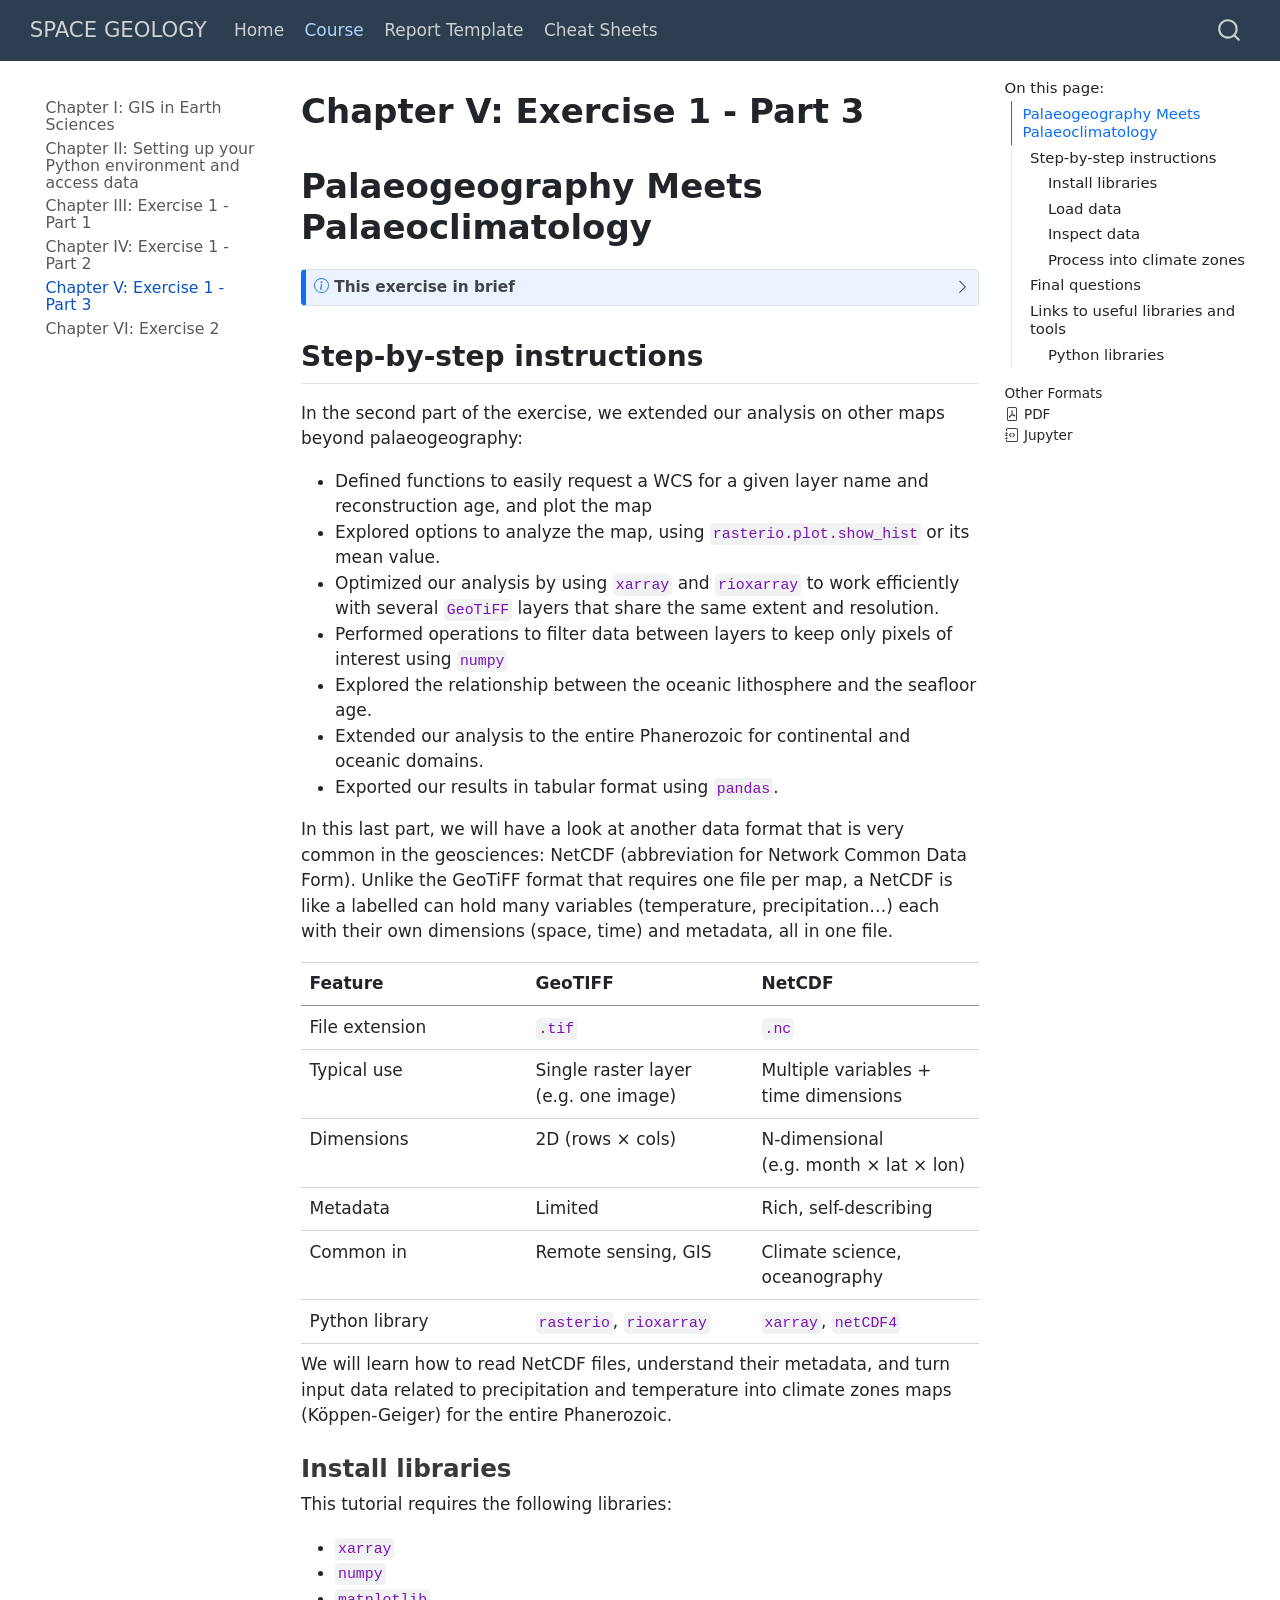
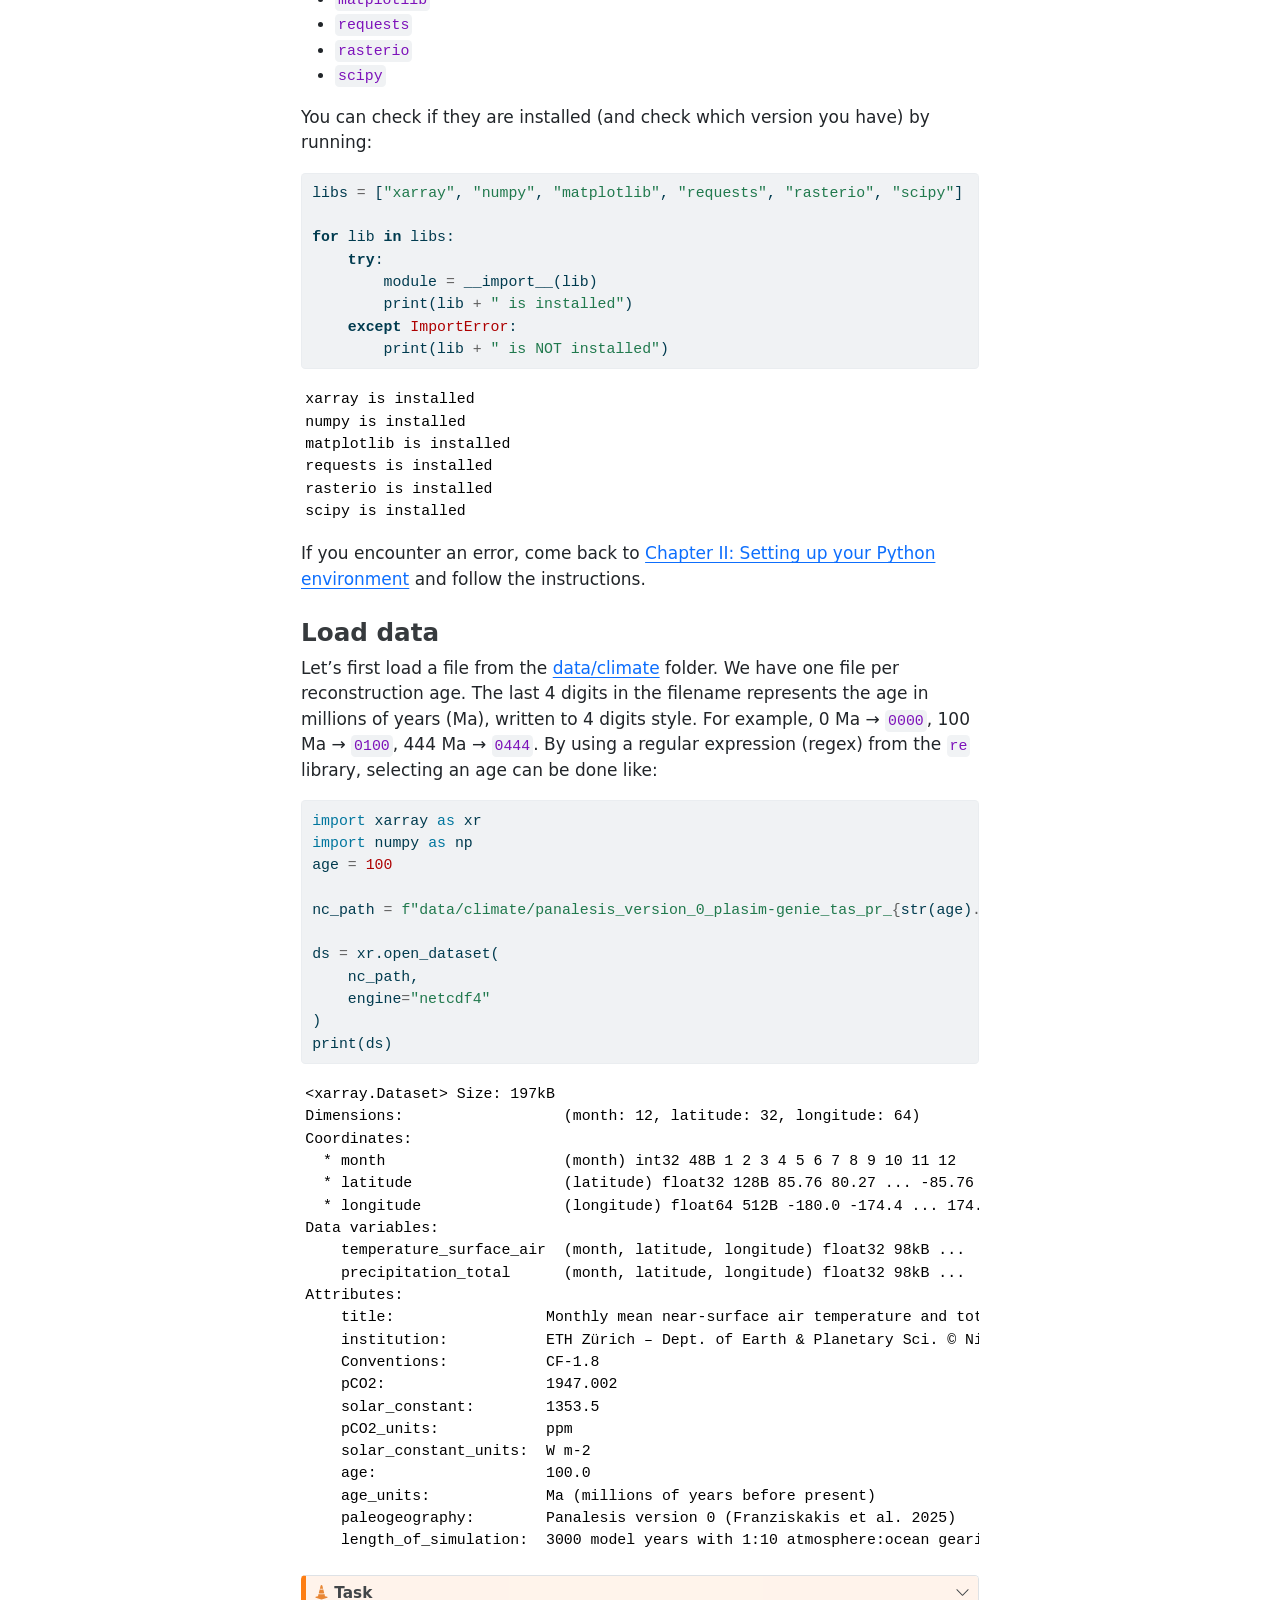
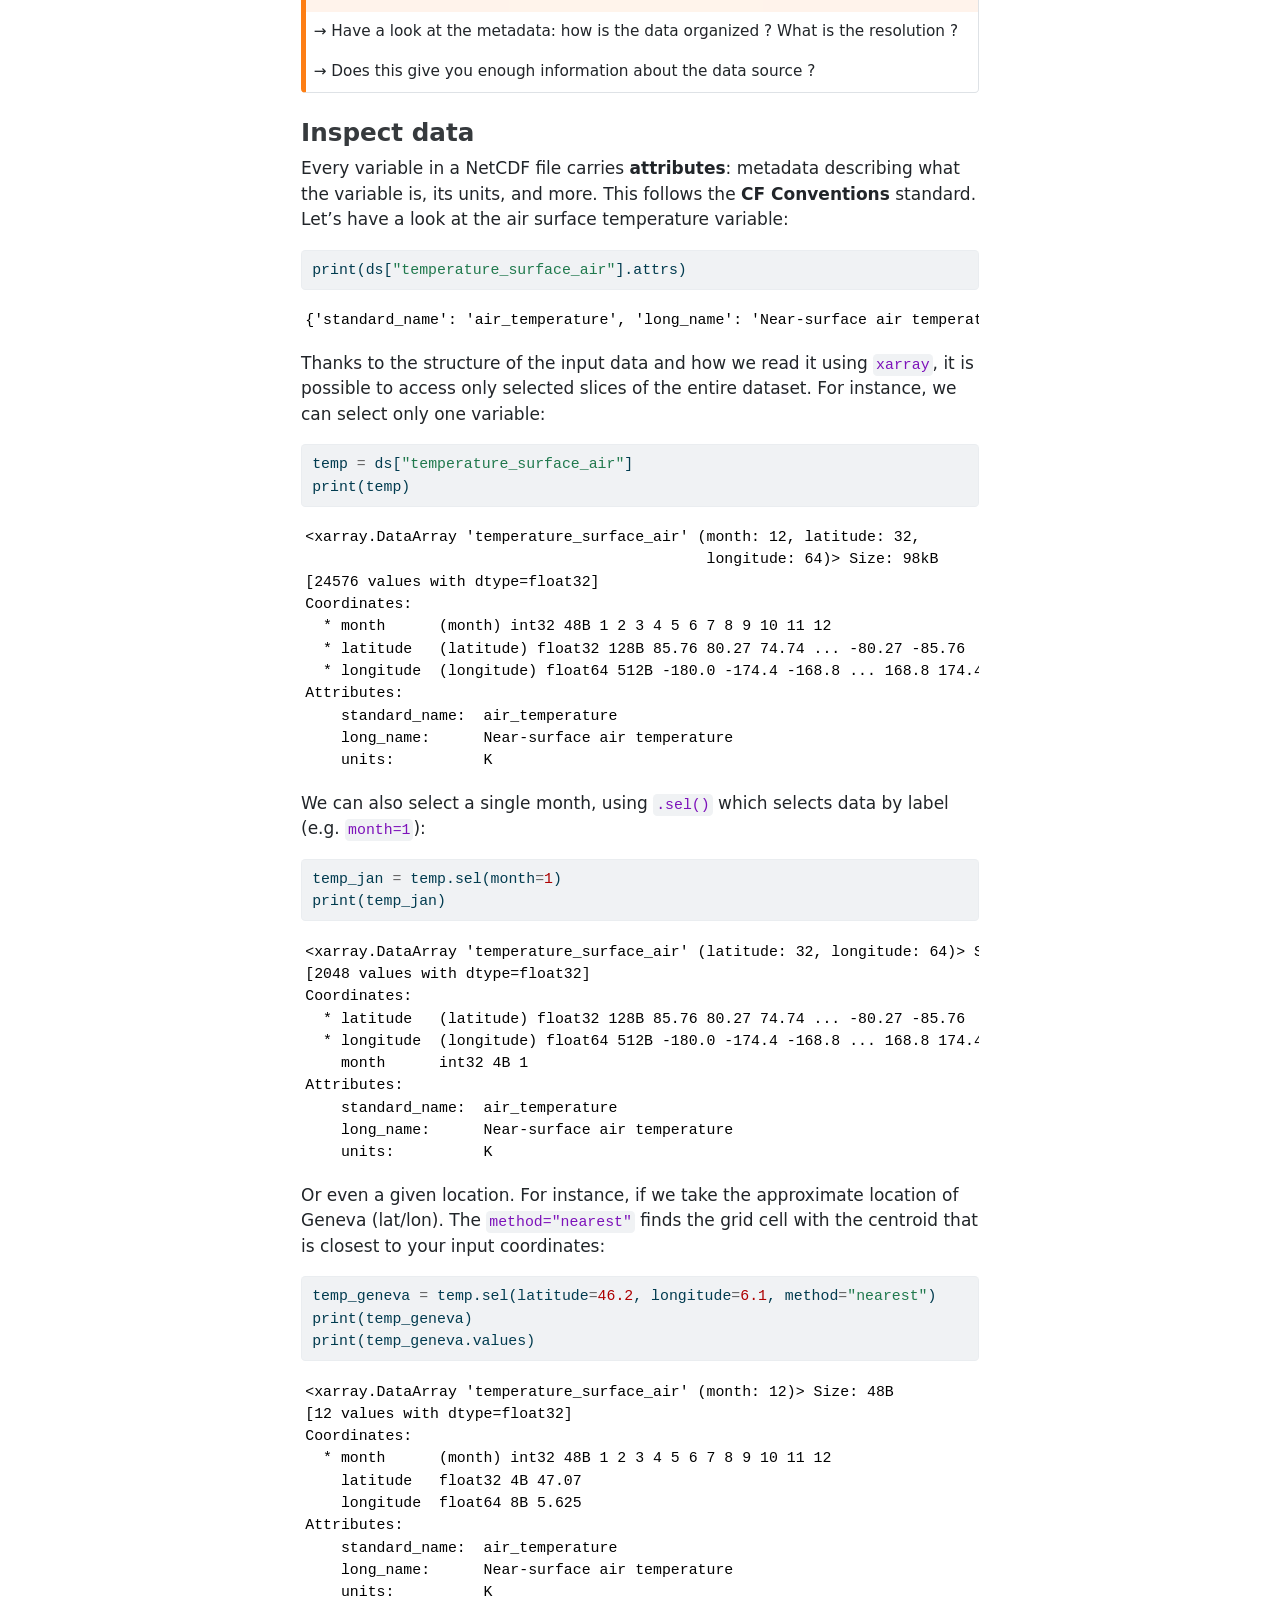
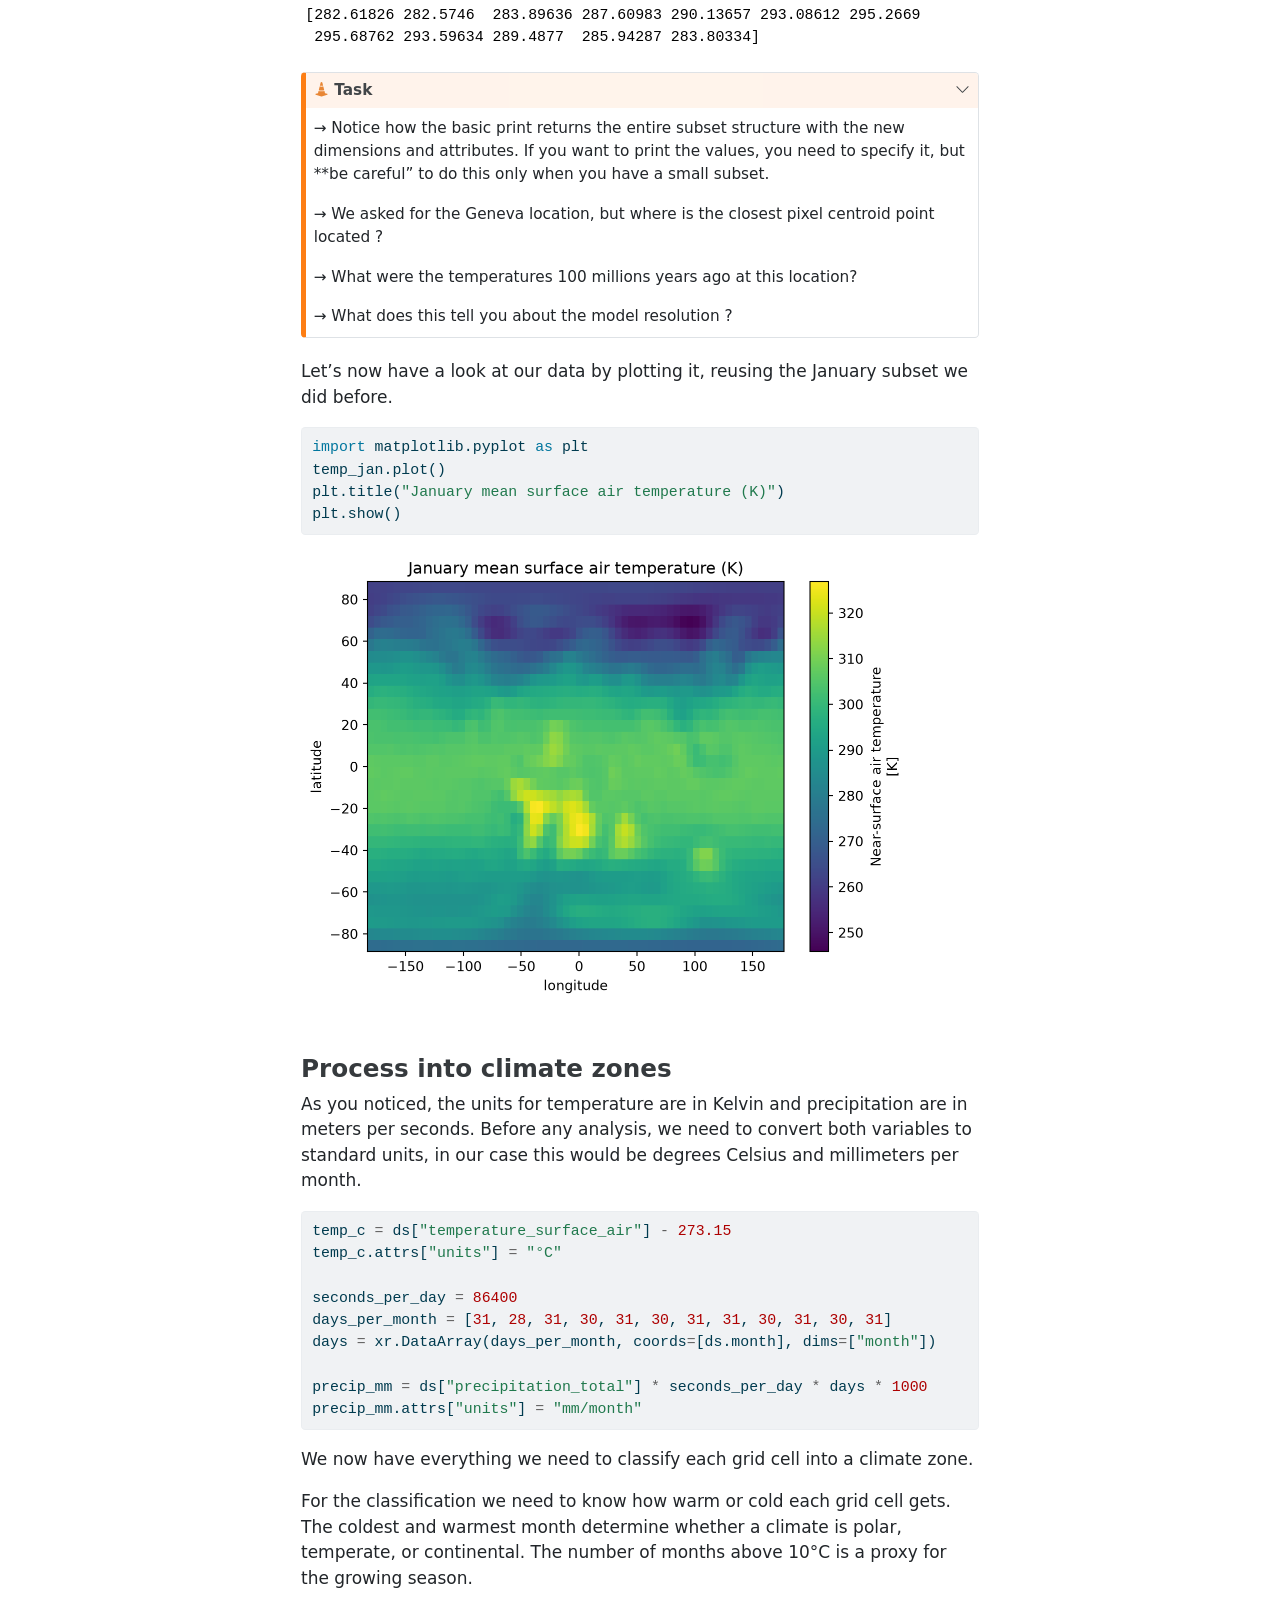
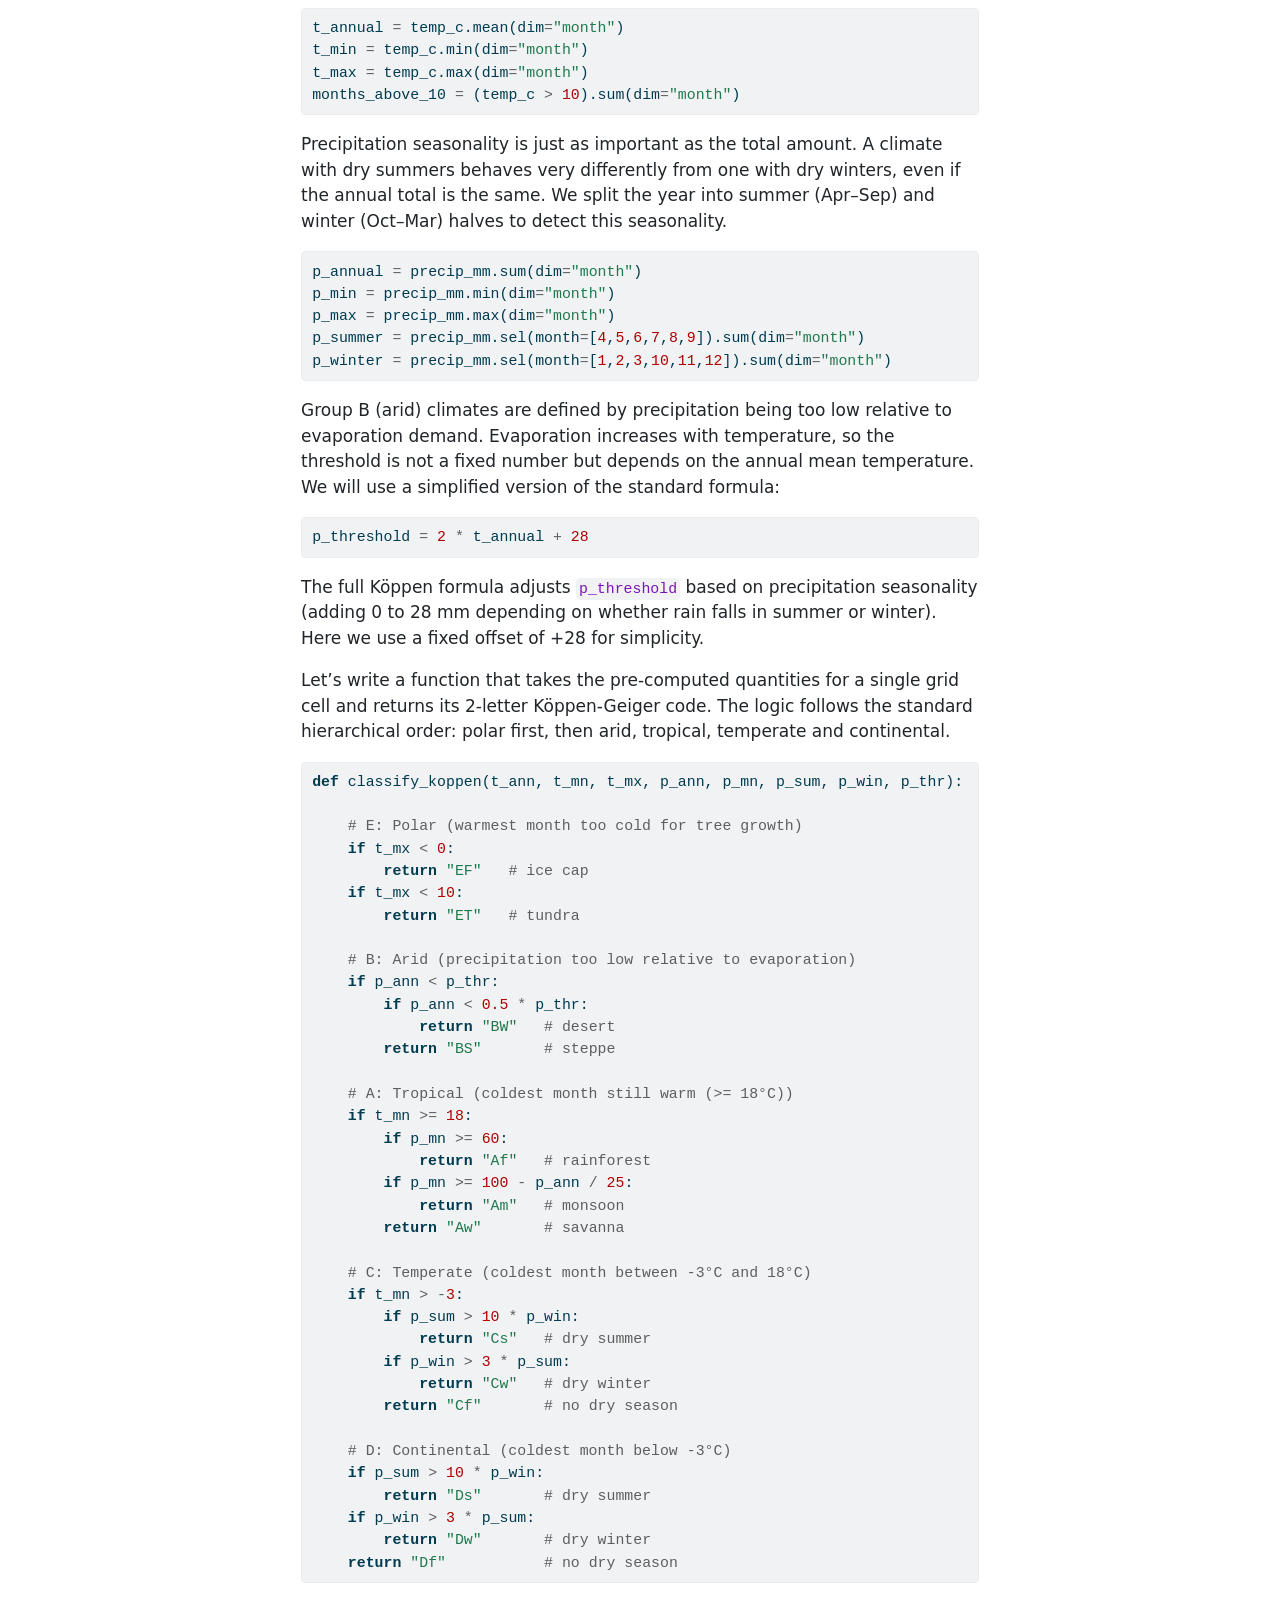
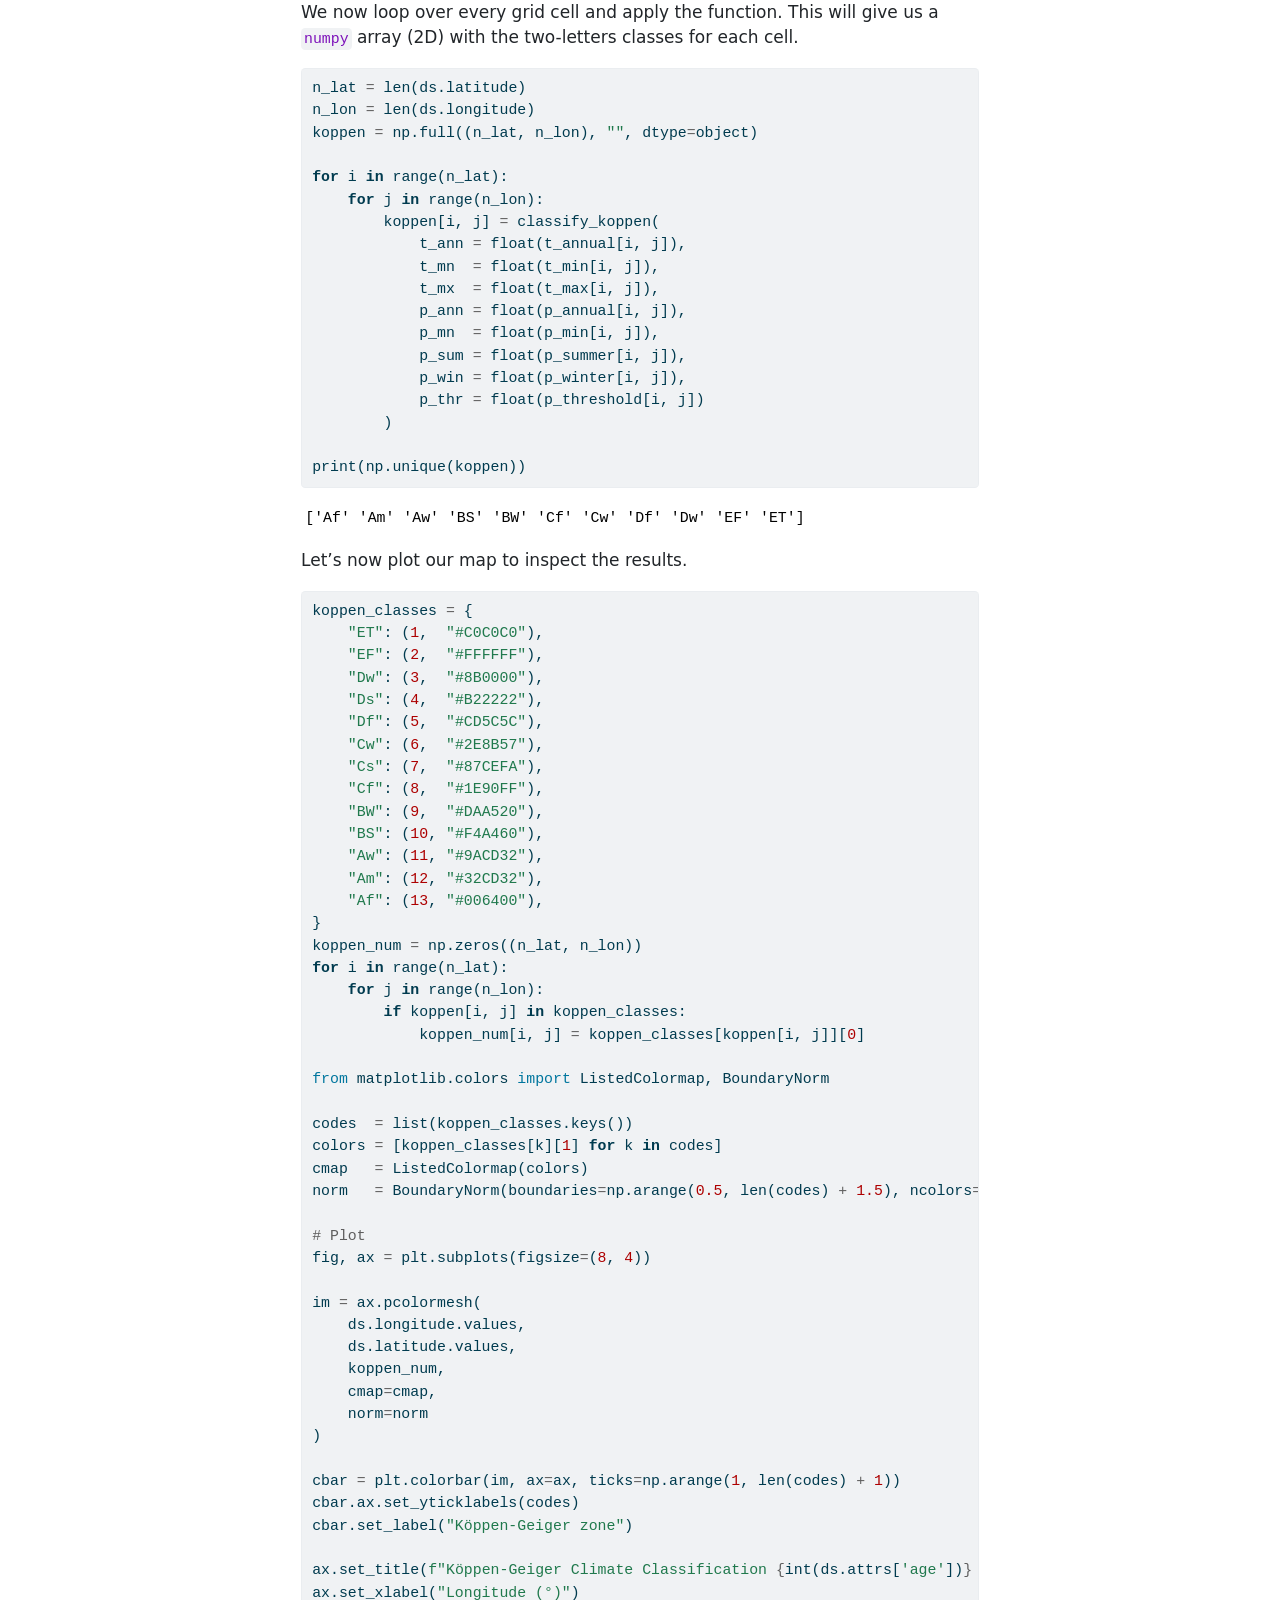
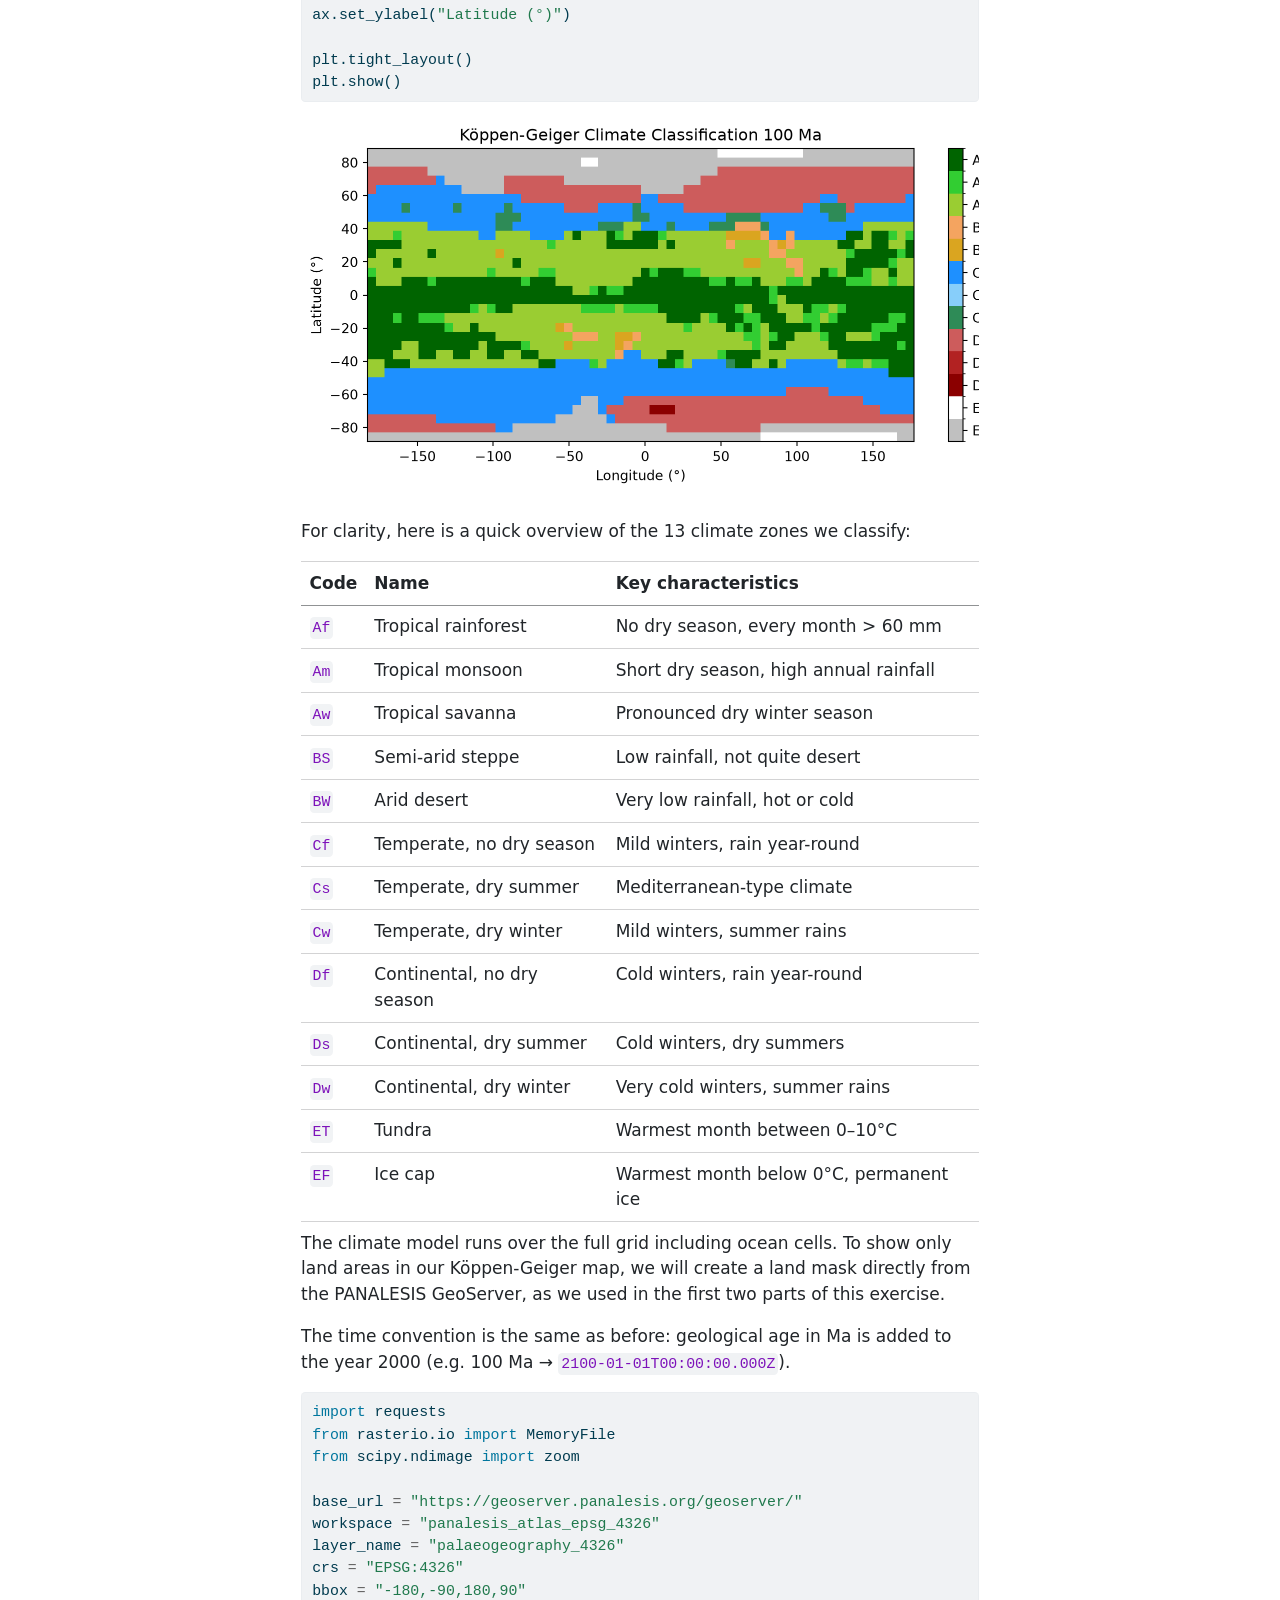
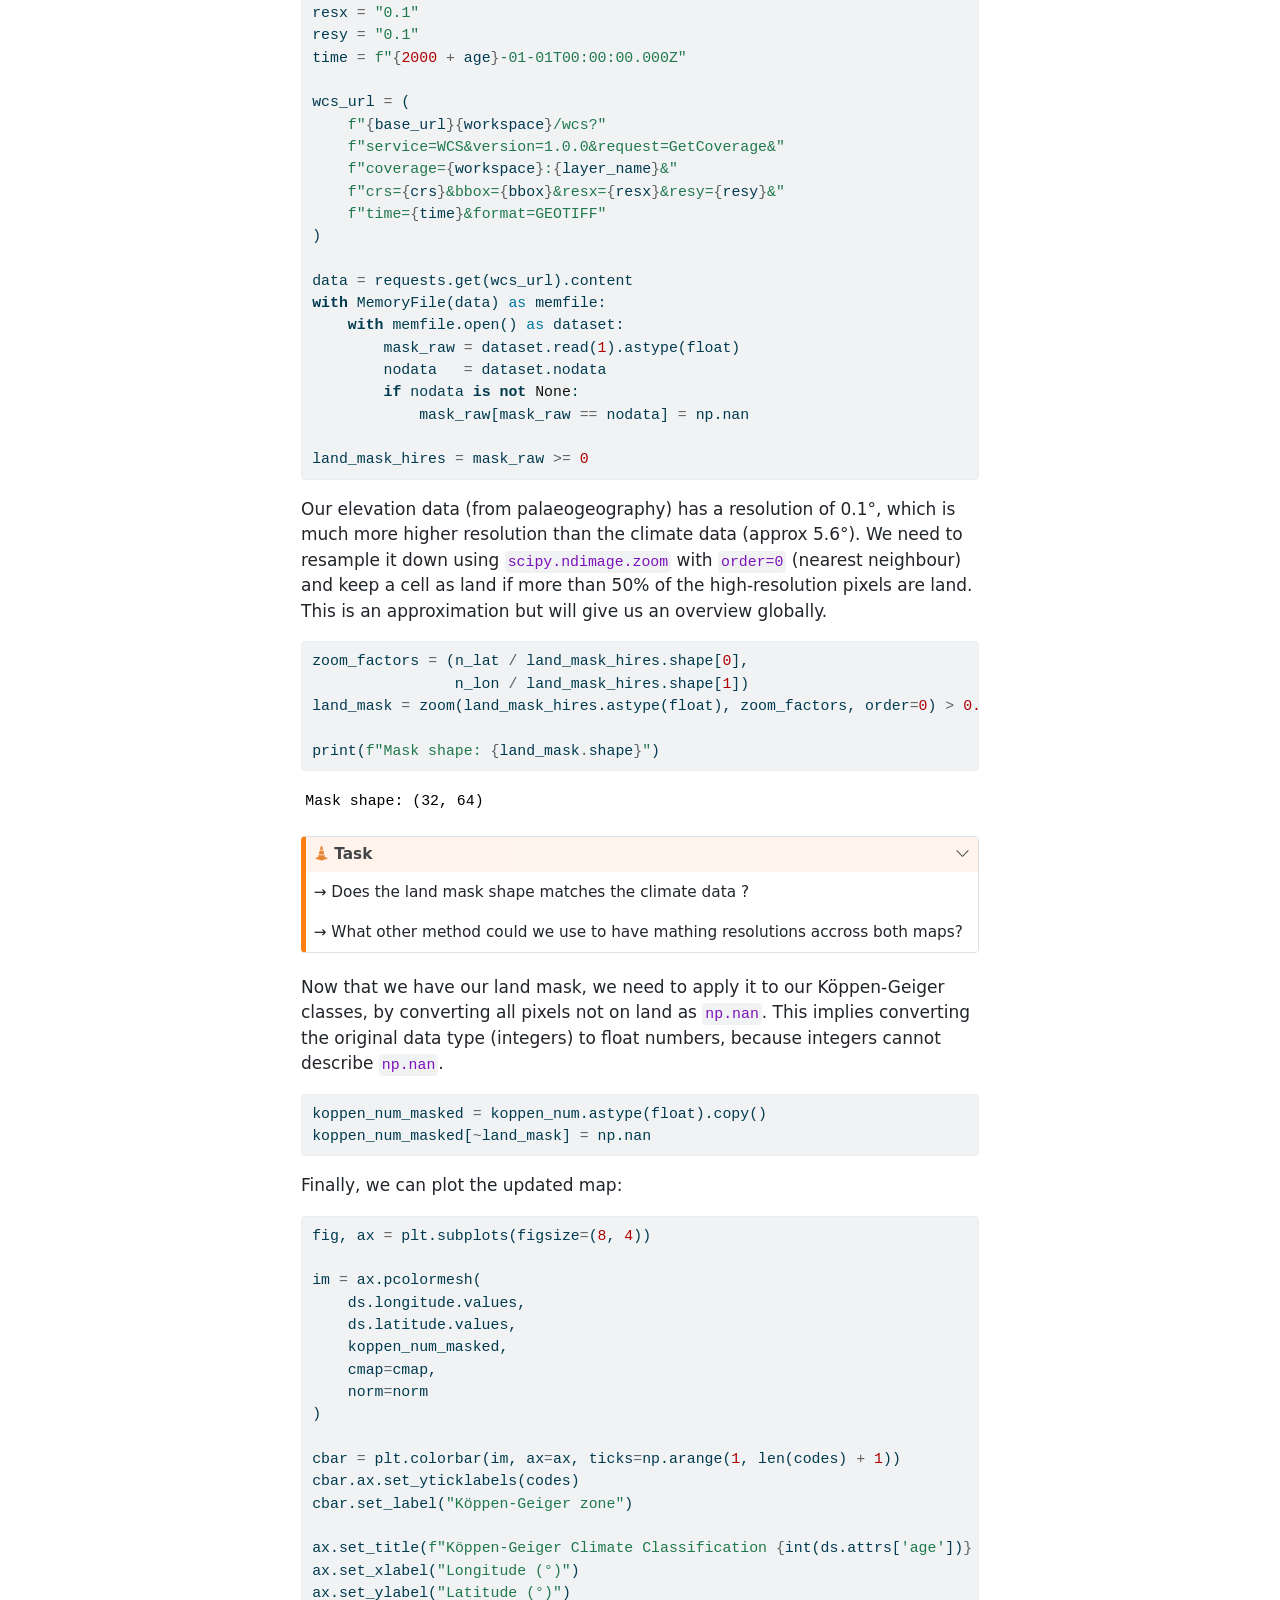
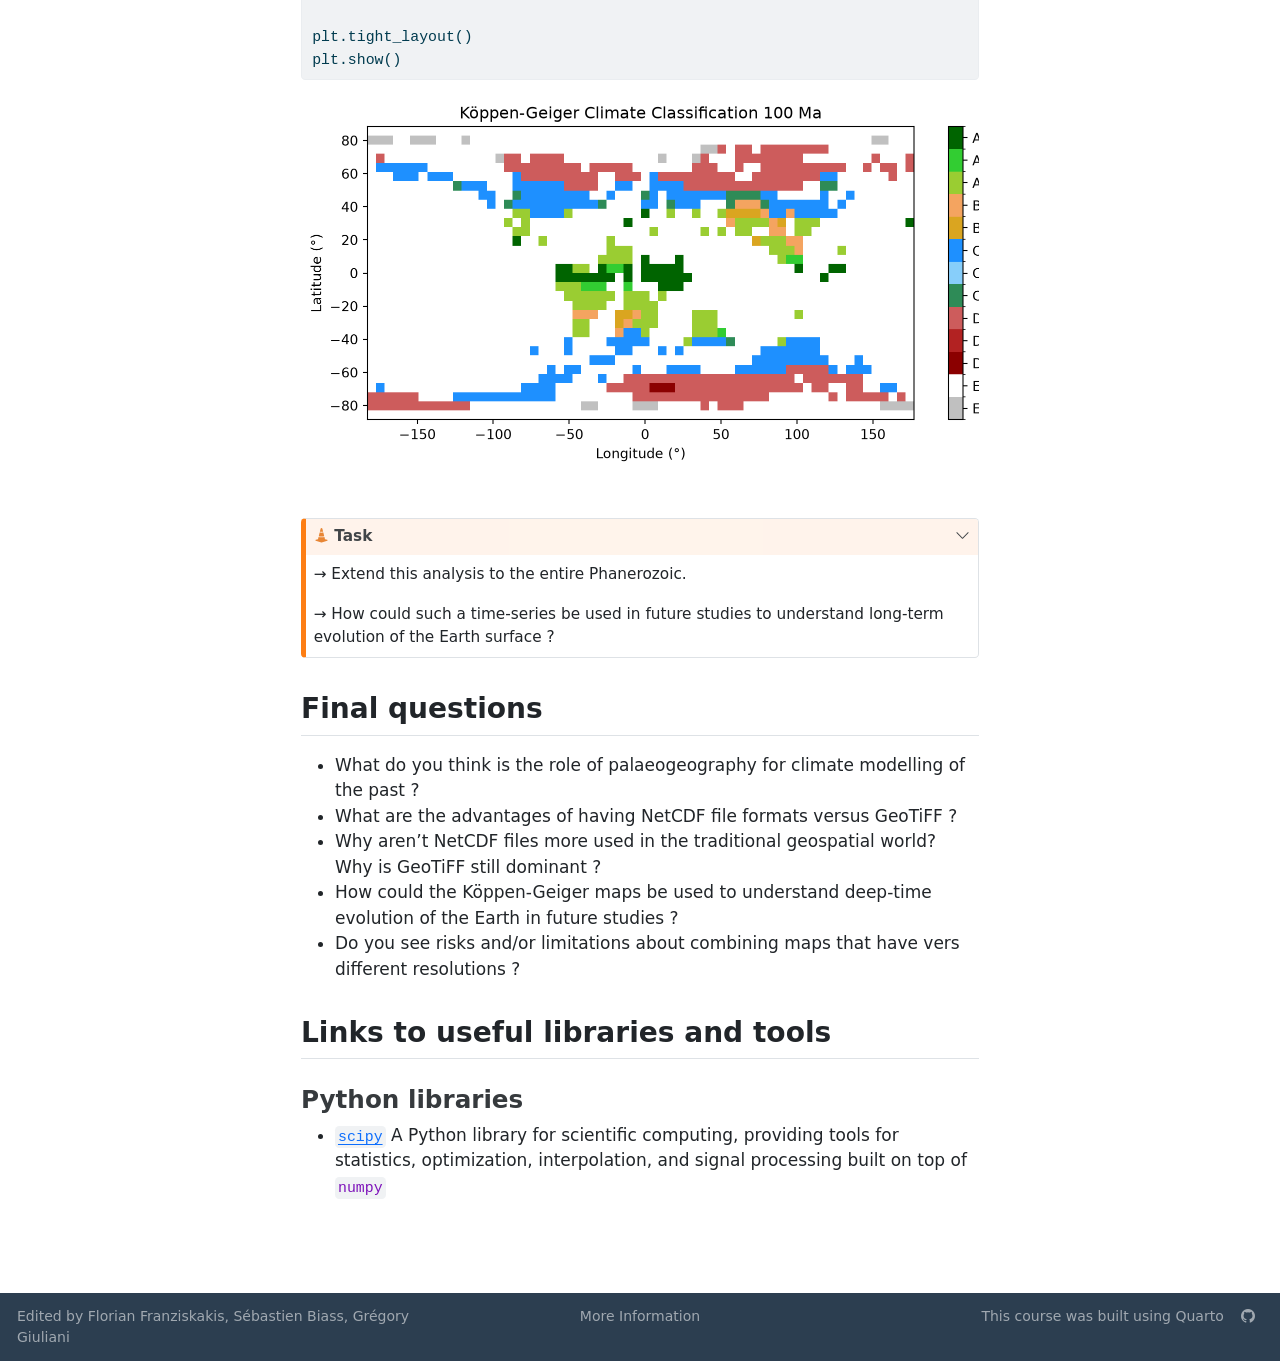
<file: course/chapter5_ex1_3.html>
<!DOCTYPE html>
<html xmlns="http://www.w3.org/1999/xhtml" lang="en" xml:lang="en"><head>

<meta charset="utf-8">
<meta name="generator" content="quarto-1.9.38">

<meta name="viewport" content="width=device-width, initial-scale=1.0, user-scalable=yes">


<title>Chapter V: Exercise 1 - Part 3 – SPACE GEOLOGY</title>
<style>
/* Default styles provided by pandoc.
** See https://pandoc.org/MANUAL.html#variables-for-html for config info.
*/
code{white-space: pre-wrap;}
span.smallcaps{font-variant: small-caps;}
div.columns{display: flex; gap: min(4vw, 1.5em);}
div.column{flex: auto; overflow-x: auto;}
div.hanging-indent{margin-left: 1.5em; text-indent: -1.5em;}
ul.task-list{list-style: none;}
ul.task-list li input[type="checkbox"] {
  width: 0.8em;
  margin: 0 0.8em 0.2em -1em; /* quarto-specific, see https://github.com/quarto-dev/quarto-cli/issues/4556 */ 
  vertical-align: middle;
}
/* CSS for syntax highlighting */
html { -webkit-text-size-adjust: 100%; }
pre > code.sourceCode { white-space: pre; position: relative; }
pre > code.sourceCode > span { display: inline-block; line-height: 1.25; }
pre > code.sourceCode > span:empty { height: 1.2em; }
.sourceCode { overflow: visible; }
code.sourceCode > span { color: inherit; text-decoration: inherit; }
div.sourceCode { margin: 1em 0; }
pre.sourceCode { margin: 0; }
@media screen {
div.sourceCode { overflow: auto; }
}
@media print {
pre > code.sourceCode { white-space: pre-wrap; }
pre > code.sourceCode > span { text-indent: -5em; padding-left: 5em; }
}
pre.numberSource code
  { counter-reset: source-line 0; }
pre.numberSource code > span
  { position: relative; left: -4em; counter-increment: source-line; }
pre.numberSource code > span > a:first-child::before
  { content: counter(source-line);
    position: relative; left: -1em; text-align: right; vertical-align: baseline;
    border: none; display: inline-block;
    -webkit-touch-callout: none; -webkit-user-select: none;
    -khtml-user-select: none; -moz-user-select: none;
    -ms-user-select: none; user-select: none;
    padding: 0 4px; width: 4em;
  }
pre.numberSource { margin-left: 3em;  padding-left: 4px; }
div.sourceCode
  {   }
@media screen {
pre > code.sourceCode > span > a:first-child::before { text-decoration: underline; }
}
</style>


<script src="../site_libs/quarto-nav/quarto-nav.js"></script>
<script src="../site_libs/quarto-nav/headroom.min.js"></script>
<script src="../site_libs/clipboard/clipboard.min.js"></script>
<script src="../site_libs/quarto-search/autocomplete.umd.js"></script>
<script src="../site_libs/quarto-search/fuse.min.js"></script>
<script src="../site_libs/quarto-search/quarto-search.js"></script>
<meta name="quarto:offset" content="../">
<script src="../site_libs/quarto-html/quarto.js" type="module"></script>
<script src="../site_libs/quarto-html/tabsets/tabsets.js" type="module"></script>
<script src="../site_libs/quarto-html/popper.min.js"></script>
<script src="../site_libs/quarto-html/tippy.umd.min.js"></script>
<script src="../site_libs/quarto-html/anchor.min.js"></script>
<link href="../site_libs/quarto-html/tippy.css" rel="stylesheet">
<link href="../site_libs/quarto-html/quarto-syntax-highlighting-15634bcf2e68342d4ad2dfa704d543f6.css" rel="stylesheet" id="quarto-text-highlighting-styles">
<script src="../site_libs/bootstrap/bootstrap.min.js"></script>
<link href="../site_libs/bootstrap/bootstrap-icons.css" rel="stylesheet">
<link href="../site_libs/bootstrap/bootstrap-c2df445520f3cdb3a82324a8d95dbd81.min.css" rel="stylesheet" append-hash="true" id="quarto-bootstrap" data-mode="light">
<script id="quarto-search-options" type="application/json">{
  "location": "navbar",
  "copy-button": false,
  "collapse-after": 3,
  "panel-placement": "end",
  "type": "overlay",
  "limit": 50,
  "keyboard-shortcut": [
    "f",
    "/",
    "s"
  ],
  "show-item-context": false,
  "language": {
    "search-no-results-text": "No results",
    "search-matching-documents-text": "matching documents",
    "search-copy-link-title": "Copy link to search",
    "search-hide-matches-text": "Hide additional matches",
    "search-more-match-text": "more match in this document",
    "search-more-matches-text": "more matches in this document",
    "search-clear-button-title": "Clear",
    "search-text-placeholder": "",
    "search-detached-cancel-button-title": "Cancel",
    "search-submit-button-title": "Submit",
    "search-label": "Search"
  }
}</script>


</head>

<body class="nav-sidebar floating nav-fixed quarto-light">

<div id="quarto-search-results"></div>
  <header id="quarto-header" class="headroom fixed-top">
    <nav class="navbar navbar-expand-lg " data-bs-theme="dark">
      <div class="navbar-container container-fluid">
      <div class="navbar-brand-container mx-auto">
    <a class="navbar-brand" href="../index.html">
    <span class="navbar-title">SPACE GEOLOGY</span>
    </a>
  </div>
            <div id="quarto-search" class="" title="Search"></div>
          <button class="navbar-toggler" type="button" data-bs-toggle="collapse" data-bs-target="#navbarCollapse" aria-controls="navbarCollapse" role="menu" aria-expanded="false" aria-label="Toggle navigation" onclick="if (window.quartoToggleHeadroom) { window.quartoToggleHeadroom(); }">
  <span class="navbar-toggler-icon"></span>
</button>
          <div class="collapse navbar-collapse" id="navbarCollapse">
            <ul class="navbar-nav navbar-nav-scroll me-auto">
  <li class="nav-item">
    <a class="nav-link" href="../index.html"> 
<span class="menu-text">Home</span></a>
  </li>  
  <li class="nav-item">
    <a class="nav-link active" href="../course/chapter1_intro.html" aria-current="page"> 
<span class="menu-text">Course</span></a>
  </li>  
  <li class="nav-item">
    <a class="nav-link" href="../report/report.html"> 
<span class="menu-text">Report Template</span></a>
  </li>  
  <li class="nav-item">
    <a class="nav-link" href="../cheat_sheets/cheat_sheet_chapter3_ex1_1.html"> 
<span class="menu-text">Cheat Sheets</span></a>
  </li>  
</ul>
          </div> <!-- /navcollapse -->
            <div class="quarto-navbar-tools">
</div>
      </div> <!-- /container-fluid -->
    </nav>
  <nav class="quarto-secondary-nav">
    <div class="container-fluid d-flex">
      <button type="button" class="quarto-btn-toggle btn" data-bs-toggle="collapse" role="button" data-bs-target=".quarto-sidebar-collapse-item" aria-controls="quarto-sidebar" aria-expanded="false" aria-label="Toggle sidebar navigation" onclick="if (window.quartoToggleHeadroom) { window.quartoToggleHeadroom(); }">
        <i class="bi bi-layout-text-sidebar-reverse"></i>
      </button>
        <nav class="quarto-page-breadcrumbs" aria-label="breadcrumb"><ol class="breadcrumb"><li class="breadcrumb-item"><a href="../course/chapter5_ex1_3.html">Chapter V: Exercise 1 - Part 3</a></li></ol></nav>
        <a class="flex-grow-1" role="navigation" data-bs-toggle="collapse" data-bs-target=".quarto-sidebar-collapse-item" aria-controls="quarto-sidebar" aria-expanded="false" aria-label="Toggle sidebar navigation" onclick="if (window.quartoToggleHeadroom) { window.quartoToggleHeadroom(); }">      
        </a>
    </div>
  </nav>
</header>
<!-- content -->
<div id="quarto-content" class="quarto-container page-columns page-rows-contents page-layout-article page-navbar">
<!-- sidebar -->
  <nav id="quarto-sidebar" class="sidebar collapse collapse-horizontal quarto-sidebar-collapse-item sidebar-navigation floating overflow-auto">
    <div class="sidebar-menu-container"> 
    <ul class="list-unstyled mt-1">
        <li class="sidebar-item">
  <div class="sidebar-item-container"> 
  <a href="../course/chapter1_intro.html" class="sidebar-item-text sidebar-link">
 <span class="menu-text">Chapter I: GIS in Earth Sciences</span></a>
  </div>
</li>
        <li class="sidebar-item">
  <div class="sidebar-item-container"> 
  <a href="../course/chapter2_setup.html" class="sidebar-item-text sidebar-link">
 <span class="menu-text">Chapter II: Setting up your Python environment and access data</span></a>
  </div>
</li>
        <li class="sidebar-item">
  <div class="sidebar-item-container"> 
  <a href="../course/chapter3_ex1_1.html" class="sidebar-item-text sidebar-link">
 <span class="menu-text">Chapter III: Exercise 1 - Part 1</span></a>
  </div>
</li>
        <li class="sidebar-item">
  <div class="sidebar-item-container"> 
  <a href="../course/chapter4_ex1_2.html" class="sidebar-item-text sidebar-link">
 <span class="menu-text">Chapter IV: Exercise 1 - Part 2</span></a>
  </div>
</li>
        <li class="sidebar-item">
  <div class="sidebar-item-container"> 
  <a href="../course/chapter5_ex1_3.html" class="sidebar-item-text sidebar-link active">
 <span class="menu-text">Chapter V: Exercise 1 - Part 3</span></a>
  </div>
</li>
        <li class="sidebar-item">
  <div class="sidebar-item-container"> 
  <a href="../course/chapter6_ex2.html" class="sidebar-item-text sidebar-link">
 <span class="menu-text">Chapter VI: Exercise 2</span></a>
  </div>
</li>
    </ul>
    </div>
</nav>
<div id="quarto-sidebar-glass" class="quarto-sidebar-collapse-item" data-bs-toggle="collapse" data-bs-target=".quarto-sidebar-collapse-item"></div>
<!-- margin-sidebar -->
    <div id="quarto-margin-sidebar" class="sidebar margin-sidebar">
        <nav id="TOC" role="doc-toc" class="toc-active" data-toc-expanded="99">
    <h2 id="toc-title">On this page:</h2>
   
  <ul>
  <li><a href="#palaeogeography-meets-palaeoclimatology" id="toc-palaeogeography-meets-palaeoclimatology" class="nav-link active" data-scroll-target="#palaeogeography-meets-palaeoclimatology">Palaeogeography Meets Palaeoclimatology</a>
  <ul class="collapse">
  <li><a href="#step-by-step-instructions" id="toc-step-by-step-instructions" class="nav-link" data-scroll-target="#step-by-step-instructions">Step-by-step instructions</a>
  <ul class="collapse">
  <li><a href="#install-libraries" id="toc-install-libraries" class="nav-link" data-scroll-target="#install-libraries">Install libraries</a></li>
  <li><a href="#load-data" id="toc-load-data" class="nav-link" data-scroll-target="#load-data">Load data</a></li>
  <li><a href="#inspect-data" id="toc-inspect-data" class="nav-link" data-scroll-target="#inspect-data">Inspect data</a></li>
  <li><a href="#process-into-climate-zones" id="toc-process-into-climate-zones" class="nav-link" data-scroll-target="#process-into-climate-zones">Process into climate zones</a></li>
  </ul></li>
  <li><a href="#final-questions" id="toc-final-questions" class="nav-link" data-scroll-target="#final-questions">Final questions</a></li>
  <li><a href="#links-to-useful-libraries-and-tools" id="toc-links-to-useful-libraries-and-tools" class="nav-link" data-scroll-target="#links-to-useful-libraries-and-tools">Links to useful libraries and tools</a>
  <ul class="collapse">
  <li><a href="#python-libraries" id="toc-python-libraries" class="nav-link" data-scroll-target="#python-libraries">Python libraries</a></li>
  </ul></li>
  </ul></li>
  </ul>
<div class="quarto-alternate-formats"><h2>Other Formats</h2><ul><li><a href="chapter5_ex1_3.pdf"><i class="bi bi-file-pdf"></i>PDF</a></li><li><a href="chapter5_ex1_3.ipynb" download="chapter5_ex1_3.ipynb"><i class="bi bi-journal-code"></i>Jupyter</a></li></ul></div></nav>
    </div>
<!-- main -->
<main class="content" id="quarto-document-content">

<header id="title-block-header" class="quarto-title-block default">
<div class="quarto-title">
<h1 class="title">Chapter V: Exercise 1 - Part 3</h1>
</div>



<div class="quarto-title-meta">

    
  
    
  </div>
  


</header>


<section id="palaeogeography-meets-palaeoclimatology" class="level1">
<h1>Palaeogeography Meets Palaeoclimatology</h1>
<div class="callout callout-style-default callout-note callout-titled">
<div class="callout-header d-flex align-content-center collapsed" data-bs-toggle="collapse" data-bs-target=".callout-1-contents" aria-controls="callout-1" aria-expanded="false" aria-label="Toggle callout">
<div class="callout-icon-container">
<i class="callout-icon"></i>
</div>
<div class="callout-title-container flex-fill">
<span class="screen-reader-only">Note</span>This exercise in brief
</div>
<div class="callout-btn-toggle d-inline-block border-0 py-1 ps-1 pe-0 float-end"><i class="callout-toggle"></i></div>
</div>
<div id="callout-1" class="callout-1-contents callout-collapse collapse">
<div class="callout-body-container callout-body">
<section id="big-question" class="level2">
<h2 class="anchored" data-anchor-id="big-question">Big Question</h2>
<p><em>How did Earth’s past climate vary across geological time, and how can we reconstruct it from numerical model outputs?</em></p>
</section>
<section id="what-you-will-do" class="level2">
<h2 class="anchored" data-anchor-id="what-you-will-do">What You Will Do</h2>
<p>In this module, you will:</p>
<ol type="1">
<li>Load and inspect a NetCDF climate file using <code>xarray</code></li>
<li>Understand the structure and metadata of NetCDF files</li>
<li>Convert raw model outputs to standard units</li>
<li>Classify every grid cell into a Köppen-Geiger climate zone</li>
<li>Fetch a land mask from palaeogeography and apply it to your map</li>
</ol>
</section>
<section id="why-this-matters" class="level2">
<h2 class="anchored" data-anchor-id="why-this-matters">Why This Matters</h2>
<p>Climate models produce outputs in formats that are very different from the GeoTIFF rasters you have worked with so far. NetCDF is the standard format in climate and ocean sciences, and knowing how to read, inspect, and analyse these files is an essential skill for any geoscientist working with model data. Köppen-Geiger classification is a widely used framework to summarise complex climate information into a simple, interpretable map.</p>
</section>
<section id="your-tasks" class="level2">
<h2 class="anchored" data-anchor-id="your-tasks">Your Tasks</h2>
<ol type="1">
<li><p><strong>Load the data:</strong> Open a NetCDF file for a chosen reconstruction age.</p>
<p>1.1. Inspect the dimensions, coordinates, and variables.</p>
<p>1.2. Read the variable attributes to understand units and provenance.</p></li>
<li><p><strong>Explore the data:</strong> Select and print subsets of the data.</p>
<p>2.1. Extract temperature values for a single month.</p>
<p>2.2. Extract a time series for a specific location (e.g.&nbsp;Geneva).</p></li>
<li><p><strong>Convert units:</strong> Transform raw model outputs into usable units.</p>
<p>3.1. Convert temperature from Kelvin to Celsius.</p>
<p>3.2. Convert precipitation from m s⁻¹ to mm/month.</p></li>
<li><p><strong>Classify climate zones:</strong> Apply the Köppen-Geiger algorithm.</p>
<p>4.1. Compute temperature and precipitation derived quantities.</p>
<p>4.2. Write and apply the classification function grid cell by grid cell.</p></li>
<li><p><strong>Mask and visualise:</strong> Fetch a land mask and plot the final map.</p>
<p>5.1. Request the palaeogeography layer from the PANALESIS GeoServer.</p>
<p>5.2. Resample the mask to match the climate grid resolution.</p>
<p>5.3. Apply the mask and plot the Köppen-Geiger map.</p></li>
</ol>
</section>
<section id="skills-you-will-gain" class="level2">
<h2 class="anchored" data-anchor-id="skills-you-will-gain">Skills You Will Gain</h2>
<ol type="1">
<li>Reading and inspecting NetCDF files with <code>xarray</code>.</li>
<li>Understanding CF Conventions and variable metadata.</li>
<li>Performing unit conversions on multi-dimensional arrays.</li>
<li>Implementing a rule-based classification algorithm in Python.</li>
<li>Combining data from different sources and resolutions using resampling.</li>
<li>Fetching raster data from a WCS GeoServer endpoint.</li>
</ol>
</section>
<section id="points-for-discussion" class="level2">
<h2 class="anchored" data-anchor-id="points-for-discussion">Points for Discussion</h2>
<ul>
<li>What do you think is the role of palaeogeography for climate modelling of the past ?</li>
<li>What are the advantages of having NetCDF file formats versus GeoTiFF ?</li>
<li>Why aren’t NetCDF files more used in the traditional geospatial world? Why is GeoTiFF still dominant ?</li>
<li>How could the Köppen-Geiger maps be used to understand deep-time evolution of the Earth in future studies ?</li>
<li>Do you see risks and/or limitations about combining maps that have vers different resolutions ?</li>
</ul>
</section>
</div>
</div>
</div>
<section id="step-by-step-instructions" class="level2">
<h2 class="anchored" data-anchor-id="step-by-step-instructions">Step-by-step instructions</h2>
<p>In the second part of the exercise, we extended our analysis on other maps beyond palaeogeography:</p>
<ul>
<li>Defined functions to easily request a WCS for a given layer name and reconstruction age, and plot the map</li>
<li>Explored options to analyze the map, using <code>rasterio.plot.show_hist</code> or its mean value.</li>
<li>Optimized our analysis by using <code>xarray</code> and <code>rioxarray</code> to work efficiently with several <code>GeoTiFF</code> layers that share the same extent and resolution.</li>
<li>Performed operations to filter data between layers to keep only pixels of interest using <code>numpy</code></li>
<li>Explored the relationship between the oceanic lithosphere and the seafloor age.</li>
<li>Extended our analysis to the entire Phanerozoic for continental and oceanic domains.</li>
<li>Exported our results in tabular format using <code>pandas</code>.</li>
</ul>
<p>In this last part, we will have a look at another data format that is very common in the geosciences: NetCDF (abbreviation for Network Common Data Form). Unlike the GeoTiFF format that requires one file per map, a NetCDF is like a labelled can hold many variables (temperature, precipitation…) each with their own dimensions (space, time) and metadata, all in one file.</p>
<table class="caption-top table">
<colgroup>
<col style="width: 33%">
<col style="width: 33%">
<col style="width: 33%">
</colgroup>
<thead>
<tr class="header">
<th>Feature</th>
<th>GeoTIFF</th>
<th>NetCDF</th>
</tr>
</thead>
<tbody>
<tr class="odd">
<td>File extension</td>
<td><code>.tif</code></td>
<td><code>.nc</code></td>
</tr>
<tr class="even">
<td>Typical use</td>
<td>Single raster layer (e.g.&nbsp;one image)</td>
<td>Multiple variables + time dimensions</td>
</tr>
<tr class="odd">
<td>Dimensions</td>
<td>2D (rows × cols)</td>
<td>N-dimensional (e.g.&nbsp;month × lat × lon)</td>
</tr>
<tr class="even">
<td>Metadata</td>
<td>Limited</td>
<td>Rich, self-describing</td>
</tr>
<tr class="odd">
<td>Common in</td>
<td>Remote sensing, GIS</td>
<td>Climate science, oceanography</td>
</tr>
<tr class="even">
<td>Python library</td>
<td><code>rasterio</code>, <code>rioxarray</code></td>
<td><code>xarray</code>, <code>netCDF4</code></td>
</tr>
</tbody>
</table>
<p>We will learn how to read NetCDF files, understand their metadata, and turn input data related to precipitation and temperature into climate zones maps (Köppen-Geiger) for the entire Phanerozoic.</p>
<section id="install-libraries" class="level3">
<h3 class="anchored" data-anchor-id="install-libraries">Install libraries</h3>
<p>This tutorial requires the following libraries:</p>
<ul>
<li><code>xarray</code></li>
<li><code>numpy</code></li>
<li><code>matplotlib</code></li>
<li><code>requests</code></li>
<li><code>rasterio</code></li>
<li><code>scipy</code></li>
</ul>
<p>You can check if they are installed (and check which version you have) by running:</p>
<div id="23ece72d" class="cell" data-execution_count="1">
<div class="code-copy-outer-scaffold"><div class="sourceCode cell-code" id="cb1"><pre class="sourceCode python code-with-copy"><code class="sourceCode python"><span id="cb1-1"><a href="#cb1-1" aria-hidden="true" tabindex="-1"></a>libs <span class="op">=</span> [<span class="st">"xarray"</span>, <span class="st">"numpy"</span>, <span class="st">"matplotlib"</span>, <span class="st">"requests"</span>, <span class="st">"rasterio"</span>, <span class="st">"scipy"</span>]</span>
<span id="cb1-2"><a href="#cb1-2" aria-hidden="true" tabindex="-1"></a></span>
<span id="cb1-3"><a href="#cb1-3" aria-hidden="true" tabindex="-1"></a><span class="cf">for</span> lib <span class="kw">in</span> libs:</span>
<span id="cb1-4"><a href="#cb1-4" aria-hidden="true" tabindex="-1"></a>    <span class="cf">try</span>:</span>
<span id="cb1-5"><a href="#cb1-5" aria-hidden="true" tabindex="-1"></a>        module <span class="op">=</span> <span class="bu">__import__</span>(lib)</span>
<span id="cb1-6"><a href="#cb1-6" aria-hidden="true" tabindex="-1"></a>        <span class="bu">print</span>(lib <span class="op">+</span> <span class="st">" is installed"</span>)</span>
<span id="cb1-7"><a href="#cb1-7" aria-hidden="true" tabindex="-1"></a>    <span class="cf">except</span> <span class="pp">ImportError</span>:</span>
<span id="cb1-8"><a href="#cb1-8" aria-hidden="true" tabindex="-1"></a>        <span class="bu">print</span>(lib <span class="op">+</span> <span class="st">" is NOT installed"</span>)</span></code></pre></div><button title="Copy to Clipboard" class="code-copy-button"><i class="bi"></i></button></div>
<div class="cell-output cell-output-stdout">
<pre><code>xarray is installed
numpy is installed
matplotlib is installed
requests is installed
rasterio is installed
scipy is installed</code></pre>
</div>
</div>
<p>If you encounter an error, come back to <a href="https://unige-cgeom.github.io/SPACE-GEOLOGY/course/chapter2_setup.html">Chapter II: Setting up your Python environment</a> and follow the instructions.</p>
</section>
<section id="load-data" class="level3">
<h3 class="anchored" data-anchor-id="load-data">Load data</h3>
<p>Let’s first load a file from the <a href="https://github.com/unige-cgeom/SPACE-GEOLOGY/tree/main/course/data/climate">data/climate</a> folder. We have one file per reconstruction age. The last 4 digits in the filename represents the age in millions of years (Ma), written to 4 digits style. For example, 0 Ma → <code>0000</code>, 100 Ma → <code>0100</code>, 444 Ma → <code>0444</code>. By using a regular expression (regex) from the <code>re</code> library, selecting an age can be done like:</p>
<div id="279b4d65" class="cell" data-execution_count="2">
<div class="code-copy-outer-scaffold"><div class="sourceCode cell-code" id="cb3"><pre class="sourceCode python code-with-copy"><code class="sourceCode python"><span id="cb3-1"><a href="#cb3-1" aria-hidden="true" tabindex="-1"></a><span class="im">import</span> xarray <span class="im">as</span> xr</span>
<span id="cb3-2"><a href="#cb3-2" aria-hidden="true" tabindex="-1"></a><span class="im">import</span> numpy <span class="im">as</span> np</span>
<span id="cb3-3"><a href="#cb3-3" aria-hidden="true" tabindex="-1"></a>age <span class="op">=</span> <span class="dv">100</span></span>
<span id="cb3-4"><a href="#cb3-4" aria-hidden="true" tabindex="-1"></a></span>
<span id="cb3-5"><a href="#cb3-5" aria-hidden="true" tabindex="-1"></a>nc_path <span class="op">=</span> <span class="ss">f"data/climate/panalesis_version_0_plasim-genie_tas_pr_</span><span class="sc">{</span><span class="bu">str</span>(age)<span class="sc">.</span>zfill(<span class="dv">4</span>)<span class="sc">}</span><span class="ss">Ma.nc"</span></span>
<span id="cb3-6"><a href="#cb3-6" aria-hidden="true" tabindex="-1"></a></span>
<span id="cb3-7"><a href="#cb3-7" aria-hidden="true" tabindex="-1"></a>ds <span class="op">=</span> xr.open_dataset(</span>
<span id="cb3-8"><a href="#cb3-8" aria-hidden="true" tabindex="-1"></a>    nc_path,</span>
<span id="cb3-9"><a href="#cb3-9" aria-hidden="true" tabindex="-1"></a>    engine<span class="op">=</span><span class="st">"netcdf4"</span></span>
<span id="cb3-10"><a href="#cb3-10" aria-hidden="true" tabindex="-1"></a>)</span>
<span id="cb3-11"><a href="#cb3-11" aria-hidden="true" tabindex="-1"></a><span class="bu">print</span>(ds)</span></code></pre></div><button title="Copy to Clipboard" class="code-copy-button"><i class="bi"></i></button></div>
<div class="cell-output cell-output-stdout">
<pre><code>&lt;xarray.Dataset&gt; Size: 197kB
Dimensions:                  (month: 12, latitude: 32, longitude: 64)
Coordinates:
  * month                    (month) int32 48B 1 2 3 4 5 6 7 8 9 10 11 12
  * latitude                 (latitude) float32 128B 85.76 80.27 ... -85.76
  * longitude                (longitude) float64 512B -180.0 -174.4 ... 174.4
Data variables:
    temperature_surface_air  (month, latitude, longitude) float32 98kB ...
    precipitation_total      (month, latitude, longitude) float32 98kB ...
Attributes:
    title:                 Monthly mean near-surface air temperature and tota...
    institution:           ETH Zürich – Dept. of Earth &amp; Planetary Sci. © Nik...
    Conventions:           CF-1.8
    pCO2:                  1947.002
    solar_constant:        1353.5
    pCO2_units:            ppm
    solar_constant_units:  W m-2
    age:                   100.0
    age_units:             Ma (millions of years before present)
    paleogeography:        Panalesis version 0 (Franziskakis et al. 2025)
    length_of_simulation:  3000 model years with 1:10 atmosphere:ocean gearing</code></pre>
</div>
</div>
<div class="callout callout-style-default callout-caution callout-titled">
<div class="callout-header d-flex align-content-center" data-bs-toggle="collapse" data-bs-target=".callout-2-contents" aria-controls="callout-2" aria-expanded="true" aria-label="Toggle callout">
<div class="callout-icon-container">
<i class="callout-icon"></i>
</div>
<div class="callout-title-container flex-fill">
<span class="screen-reader-only">Caution</span>Task
</div>
<div class="callout-btn-toggle d-inline-block border-0 py-1 ps-1 pe-0 float-end"><i class="callout-toggle"></i></div>
</div>
<div id="callout-2" class="callout-2-contents callout-collapse collapse show">
<div class="callout-body-container callout-body">
<p>→ Have a look at the metadata: how is the data organized ? What is the resolution ?</p>
<p>→ Does this give you enough information about the data source ?</p>
</div>
</div>
</div>
</section>
<section id="inspect-data" class="level3">
<h3 class="anchored" data-anchor-id="inspect-data">Inspect data</h3>
<p>Every variable in a NetCDF file carries <strong>attributes</strong>: metadata describing what the variable is, its units, and more. This follows the <strong>CF Conventions</strong> standard. Let’s have a look at the air surface temperature variable:</p>
<div id="674071df" class="cell" data-execution_count="3">
<div class="code-copy-outer-scaffold"><div class="sourceCode cell-code" id="cb5"><pre class="sourceCode python code-with-copy"><code class="sourceCode python"><span id="cb5-1"><a href="#cb5-1" aria-hidden="true" tabindex="-1"></a><span class="bu">print</span>(ds[<span class="st">"temperature_surface_air"</span>].attrs)</span></code></pre></div><button title="Copy to Clipboard" class="code-copy-button"><i class="bi"></i></button></div>
<div class="cell-output cell-output-stdout">
<pre><code>{'standard_name': 'air_temperature', 'long_name': 'Near-surface air temperature', 'units': 'K'}</code></pre>
</div>
</div>
<p>Thanks to the structure of the input data and how we read it using <code>xarray</code>, it is possible to access only selected slices of the entire dataset. For instance, we can select only one variable:</p>
<div id="cd807b35" class="cell" data-execution_count="4">
<div class="code-copy-outer-scaffold"><div class="sourceCode cell-code" id="cb7"><pre class="sourceCode python code-with-copy"><code class="sourceCode python"><span id="cb7-1"><a href="#cb7-1" aria-hidden="true" tabindex="-1"></a>temp <span class="op">=</span> ds[<span class="st">"temperature_surface_air"</span>]</span>
<span id="cb7-2"><a href="#cb7-2" aria-hidden="true" tabindex="-1"></a><span class="bu">print</span>(temp)</span></code></pre></div><button title="Copy to Clipboard" class="code-copy-button"><i class="bi"></i></button></div>
<div class="cell-output cell-output-stdout">
<pre><code>&lt;xarray.DataArray 'temperature_surface_air' (month: 12, latitude: 32,
                                             longitude: 64)&gt; Size: 98kB
[24576 values with dtype=float32]
Coordinates:
  * month      (month) int32 48B 1 2 3 4 5 6 7 8 9 10 11 12
  * latitude   (latitude) float32 128B 85.76 80.27 74.74 ... -80.27 -85.76
  * longitude  (longitude) float64 512B -180.0 -174.4 -168.8 ... 168.8 174.4
Attributes:
    standard_name:  air_temperature
    long_name:      Near-surface air temperature
    units:          K</code></pre>
</div>
</div>
<p>We can also select a single month, using <code>.sel()</code> which selects data by label (e.g.&nbsp;<code>month=1</code>):</p>
<div id="6cd58fe2" class="cell" data-execution_count="5">
<div class="code-copy-outer-scaffold"><div class="sourceCode cell-code" id="cb9"><pre class="sourceCode python code-with-copy"><code class="sourceCode python"><span id="cb9-1"><a href="#cb9-1" aria-hidden="true" tabindex="-1"></a>temp_jan <span class="op">=</span> temp.sel(month<span class="op">=</span><span class="dv">1</span>)</span>
<span id="cb9-2"><a href="#cb9-2" aria-hidden="true" tabindex="-1"></a><span class="bu">print</span>(temp_jan)</span></code></pre></div><button title="Copy to Clipboard" class="code-copy-button"><i class="bi"></i></button></div>
<div class="cell-output cell-output-stdout">
<pre><code>&lt;xarray.DataArray 'temperature_surface_air' (latitude: 32, longitude: 64)&gt; Size: 8kB
[2048 values with dtype=float32]
Coordinates:
  * latitude   (latitude) float32 128B 85.76 80.27 74.74 ... -80.27 -85.76
  * longitude  (longitude) float64 512B -180.0 -174.4 -168.8 ... 168.8 174.4
    month      int32 4B 1
Attributes:
    standard_name:  air_temperature
    long_name:      Near-surface air temperature
    units:          K</code></pre>
</div>
</div>
<p>Or even a given location. For instance, if we take the approximate location of Geneva (lat/lon). The <code>method="nearest"</code> finds the grid cell with the centroid that is closest to your input coordinates:</p>
<div id="982b8ddb" class="cell" data-execution_count="6">
<div class="code-copy-outer-scaffold"><div class="sourceCode cell-code" id="cb11"><pre class="sourceCode python code-with-copy"><code class="sourceCode python"><span id="cb11-1"><a href="#cb11-1" aria-hidden="true" tabindex="-1"></a>temp_geneva <span class="op">=</span> temp.sel(latitude<span class="op">=</span><span class="fl">46.2</span>, longitude<span class="op">=</span><span class="fl">6.1</span>, method<span class="op">=</span><span class="st">"nearest"</span>)</span>
<span id="cb11-2"><a href="#cb11-2" aria-hidden="true" tabindex="-1"></a><span class="bu">print</span>(temp_geneva)</span>
<span id="cb11-3"><a href="#cb11-3" aria-hidden="true" tabindex="-1"></a><span class="bu">print</span>(temp_geneva.values)</span></code></pre></div><button title="Copy to Clipboard" class="code-copy-button"><i class="bi"></i></button></div>
<div class="cell-output cell-output-stdout">
<pre><code>&lt;xarray.DataArray 'temperature_surface_air' (month: 12)&gt; Size: 48B
[12 values with dtype=float32]
Coordinates:
  * month      (month) int32 48B 1 2 3 4 5 6 7 8 9 10 11 12
    latitude   float32 4B 47.07
    longitude  float64 8B 5.625
Attributes:
    standard_name:  air_temperature
    long_name:      Near-surface air temperature
    units:          K
[282.61826 282.5746  283.89636 287.60983 290.13657 293.08612 295.2669
 295.68762 293.59634 289.4877  285.94287 283.80334]</code></pre>
</div>
</div>
<div class="callout callout-style-default callout-caution callout-titled">
<div class="callout-header d-flex align-content-center" data-bs-toggle="collapse" data-bs-target=".callout-3-contents" aria-controls="callout-3" aria-expanded="true" aria-label="Toggle callout">
<div class="callout-icon-container">
<i class="callout-icon"></i>
</div>
<div class="callout-title-container flex-fill">
<span class="screen-reader-only">Caution</span>Task
</div>
<div class="callout-btn-toggle d-inline-block border-0 py-1 ps-1 pe-0 float-end"><i class="callout-toggle"></i></div>
</div>
<div id="callout-3" class="callout-3-contents callout-collapse collapse show">
<div class="callout-body-container callout-body">
<p>→ Notice how the basic print returns the entire subset structure with the new dimensions and attributes. If you want to print the values, you need to specify it, but **be careful” to do this only when you have a small subset.</p>
<p>→ We asked for the Geneva location, but where is the closest pixel centroid point located ?</p>
<p>→ What were the temperatures 100 millions years ago at this location?</p>
<p>→ What does this tell you about the model resolution ?</p>
</div>
</div>
</div>
<p>Let’s now have a look at our data by plotting it, reusing the January subset we did before.</p>
<div id="aa7a461b" class="cell" data-execution_count="7">
<div class="code-copy-outer-scaffold"><div class="sourceCode cell-code" id="cb13"><pre class="sourceCode python code-with-copy"><code class="sourceCode python"><span id="cb13-1"><a href="#cb13-1" aria-hidden="true" tabindex="-1"></a><span class="im">import</span> matplotlib.pyplot <span class="im">as</span> plt</span>
<span id="cb13-2"><a href="#cb13-2" aria-hidden="true" tabindex="-1"></a>temp_jan.plot()</span>
<span id="cb13-3"><a href="#cb13-3" aria-hidden="true" tabindex="-1"></a>plt.title(<span class="st">"January mean surface air temperature (K)"</span>)</span>
<span id="cb13-4"><a href="#cb13-4" aria-hidden="true" tabindex="-1"></a>plt.show()</span></code></pre></div><button title="Copy to Clipboard" class="code-copy-button"><i class="bi"></i></button></div>
<div class="cell-output cell-output-display">
<div>
<figure class="figure">
<p><img src="chapter5_ex1_3_files/figure-html/cell-8-output-1.png" width="610" height="451" class="figure-img"></p>
</figure>
</div>
</div>
</div>
</section>
<section id="process-into-climate-zones" class="level3">
<h3 class="anchored" data-anchor-id="process-into-climate-zones">Process into climate zones</h3>
<p>As you noticed, the units for temperature are in Kelvin and precipitation are in meters per seconds. Before any analysis, we need to convert both variables to standard units, in our case this would be degrees Celsius and millimeters per month.</p>
<div id="4ca1bf36" class="cell" data-execution_count="8">
<div class="code-copy-outer-scaffold"><div class="sourceCode cell-code" id="cb14"><pre class="sourceCode python code-with-copy"><code class="sourceCode python"><span id="cb14-1"><a href="#cb14-1" aria-hidden="true" tabindex="-1"></a>temp_c <span class="op">=</span> ds[<span class="st">"temperature_surface_air"</span>] <span class="op">-</span> <span class="fl">273.15</span></span>
<span id="cb14-2"><a href="#cb14-2" aria-hidden="true" tabindex="-1"></a>temp_c.attrs[<span class="st">"units"</span>] <span class="op">=</span> <span class="st">"°C"</span></span>
<span id="cb14-3"><a href="#cb14-3" aria-hidden="true" tabindex="-1"></a></span>
<span id="cb14-4"><a href="#cb14-4" aria-hidden="true" tabindex="-1"></a>seconds_per_day <span class="op">=</span> <span class="dv">86400</span></span>
<span id="cb14-5"><a href="#cb14-5" aria-hidden="true" tabindex="-1"></a>days_per_month <span class="op">=</span> [<span class="dv">31</span>, <span class="dv">28</span>, <span class="dv">31</span>, <span class="dv">30</span>, <span class="dv">31</span>, <span class="dv">30</span>, <span class="dv">31</span>, <span class="dv">31</span>, <span class="dv">30</span>, <span class="dv">31</span>, <span class="dv">30</span>, <span class="dv">31</span>]</span>
<span id="cb14-6"><a href="#cb14-6" aria-hidden="true" tabindex="-1"></a>days <span class="op">=</span> xr.DataArray(days_per_month, coords<span class="op">=</span>[ds.month], dims<span class="op">=</span>[<span class="st">"month"</span>])</span>
<span id="cb14-7"><a href="#cb14-7" aria-hidden="true" tabindex="-1"></a></span>
<span id="cb14-8"><a href="#cb14-8" aria-hidden="true" tabindex="-1"></a>precip_mm <span class="op">=</span> ds[<span class="st">"precipitation_total"</span>] <span class="op">*</span> seconds_per_day <span class="op">*</span> days <span class="op">*</span> <span class="dv">1000</span></span>
<span id="cb14-9"><a href="#cb14-9" aria-hidden="true" tabindex="-1"></a>precip_mm.attrs[<span class="st">"units"</span>] <span class="op">=</span> <span class="st">"mm/month"</span></span></code></pre></div><button title="Copy to Clipboard" class="code-copy-button"><i class="bi"></i></button></div>
</div>
<p>We now have everything we need to classify each grid cell into a climate zone.</p>
<p>For the classification we need to know how warm or cold each grid cell gets. The coldest and warmest month determine whether a climate is polar, temperate, or continental. The number of months above 10°C is a proxy for the growing season.</p>
<div id="d6171bdd" class="cell" data-execution_count="9">
<div class="code-copy-outer-scaffold"><div class="sourceCode cell-code" id="cb15"><pre class="sourceCode python code-with-copy"><code class="sourceCode python"><span id="cb15-1"><a href="#cb15-1" aria-hidden="true" tabindex="-1"></a>t_annual <span class="op">=</span> temp_c.mean(dim<span class="op">=</span><span class="st">"month"</span>)</span>
<span id="cb15-2"><a href="#cb15-2" aria-hidden="true" tabindex="-1"></a>t_min <span class="op">=</span> temp_c.<span class="bu">min</span>(dim<span class="op">=</span><span class="st">"month"</span>)</span>
<span id="cb15-3"><a href="#cb15-3" aria-hidden="true" tabindex="-1"></a>t_max <span class="op">=</span> temp_c.<span class="bu">max</span>(dim<span class="op">=</span><span class="st">"month"</span>)</span>
<span id="cb15-4"><a href="#cb15-4" aria-hidden="true" tabindex="-1"></a>months_above_10 <span class="op">=</span> (temp_c <span class="op">&gt;</span> <span class="dv">10</span>).<span class="bu">sum</span>(dim<span class="op">=</span><span class="st">"month"</span>)</span></code></pre></div><button title="Copy to Clipboard" class="code-copy-button"><i class="bi"></i></button></div>
</div>
<p>Precipitation seasonality is just as important as the total amount. A climate with dry summers behaves very differently from one with dry winters, even if the annual total is the same. We split the year into summer (Apr–Sep) and winter (Oct–Mar) halves to detect this seasonality.</p>
<div id="82f56a8f" class="cell" data-execution_count="10">
<div class="code-copy-outer-scaffold"><div class="sourceCode cell-code" id="cb16"><pre class="sourceCode python code-with-copy"><code class="sourceCode python"><span id="cb16-1"><a href="#cb16-1" aria-hidden="true" tabindex="-1"></a>p_annual <span class="op">=</span> precip_mm.<span class="bu">sum</span>(dim<span class="op">=</span><span class="st">"month"</span>)</span>
<span id="cb16-2"><a href="#cb16-2" aria-hidden="true" tabindex="-1"></a>p_min <span class="op">=</span> precip_mm.<span class="bu">min</span>(dim<span class="op">=</span><span class="st">"month"</span>)</span>
<span id="cb16-3"><a href="#cb16-3" aria-hidden="true" tabindex="-1"></a>p_max <span class="op">=</span> precip_mm.<span class="bu">max</span>(dim<span class="op">=</span><span class="st">"month"</span>)</span>
<span id="cb16-4"><a href="#cb16-4" aria-hidden="true" tabindex="-1"></a>p_summer <span class="op">=</span> precip_mm.sel(month<span class="op">=</span>[<span class="dv">4</span>,<span class="dv">5</span>,<span class="dv">6</span>,<span class="dv">7</span>,<span class="dv">8</span>,<span class="dv">9</span>]).<span class="bu">sum</span>(dim<span class="op">=</span><span class="st">"month"</span>)</span>
<span id="cb16-5"><a href="#cb16-5" aria-hidden="true" tabindex="-1"></a>p_winter <span class="op">=</span> precip_mm.sel(month<span class="op">=</span>[<span class="dv">1</span>,<span class="dv">2</span>,<span class="dv">3</span>,<span class="dv">10</span>,<span class="dv">11</span>,<span class="dv">12</span>]).<span class="bu">sum</span>(dim<span class="op">=</span><span class="st">"month"</span>)</span></code></pre></div><button title="Copy to Clipboard" class="code-copy-button"><i class="bi"></i></button></div>
</div>
<p>Group B (arid) climates are defined by precipitation being too low relative to evaporation demand. Evaporation increases with temperature, so the threshold is not a fixed number but depends on the annual mean temperature. We will use a simplified version of the standard formula:</p>
<div id="26a3faec" class="cell" data-execution_count="11">
<div class="code-copy-outer-scaffold"><div class="sourceCode cell-code" id="cb17"><pre class="sourceCode python code-with-copy"><code class="sourceCode python"><span id="cb17-1"><a href="#cb17-1" aria-hidden="true" tabindex="-1"></a>p_threshold <span class="op">=</span> <span class="dv">2</span> <span class="op">*</span> t_annual <span class="op">+</span> <span class="dv">28</span></span></code></pre></div><button title="Copy to Clipboard" class="code-copy-button"><i class="bi"></i></button></div>
</div>
<p>The full Köppen formula adjusts <code>p_threshold</code> based on precipitation seasonality (adding 0 to 28 mm depending on whether rain falls in summer or winter). Here we use a fixed offset of +28 for simplicity.</p>
<p>Let’s write a function that takes the pre-computed quantities for a single grid cell and returns its 2-letter Köppen-Geiger code. The logic follows the standard hierarchical order: polar first, then arid, tropical, temperate and continental.</p>
<div id="e6b99e41" class="cell" data-execution_count="12">
<div class="code-copy-outer-scaffold"><div class="sourceCode cell-code" id="cb18"><pre class="sourceCode python code-with-copy"><code class="sourceCode python"><span id="cb18-1"><a href="#cb18-1" aria-hidden="true" tabindex="-1"></a><span class="kw">def</span> classify_koppen(t_ann, t_mn, t_mx, p_ann, p_mn, p_sum, p_win, p_thr):</span>
<span id="cb18-2"><a href="#cb18-2" aria-hidden="true" tabindex="-1"></a></span>
<span id="cb18-3"><a href="#cb18-3" aria-hidden="true" tabindex="-1"></a>    <span class="co"># E: Polar (warmest month too cold for tree growth)</span></span>
<span id="cb18-4"><a href="#cb18-4" aria-hidden="true" tabindex="-1"></a>    <span class="cf">if</span> t_mx <span class="op">&lt;</span> <span class="dv">0</span>:</span>
<span id="cb18-5"><a href="#cb18-5" aria-hidden="true" tabindex="-1"></a>        <span class="cf">return</span> <span class="st">"EF"</span>   <span class="co"># ice cap</span></span>
<span id="cb18-6"><a href="#cb18-6" aria-hidden="true" tabindex="-1"></a>    <span class="cf">if</span> t_mx <span class="op">&lt;</span> <span class="dv">10</span>:</span>
<span id="cb18-7"><a href="#cb18-7" aria-hidden="true" tabindex="-1"></a>        <span class="cf">return</span> <span class="st">"ET"</span>   <span class="co"># tundra</span></span>
<span id="cb18-8"><a href="#cb18-8" aria-hidden="true" tabindex="-1"></a></span>
<span id="cb18-9"><a href="#cb18-9" aria-hidden="true" tabindex="-1"></a>    <span class="co"># B: Arid (precipitation too low relative to evaporation)</span></span>
<span id="cb18-10"><a href="#cb18-10" aria-hidden="true" tabindex="-1"></a>    <span class="cf">if</span> p_ann <span class="op">&lt;</span> p_thr:</span>
<span id="cb18-11"><a href="#cb18-11" aria-hidden="true" tabindex="-1"></a>        <span class="cf">if</span> p_ann <span class="op">&lt;</span> <span class="fl">0.5</span> <span class="op">*</span> p_thr:</span>
<span id="cb18-12"><a href="#cb18-12" aria-hidden="true" tabindex="-1"></a>            <span class="cf">return</span> <span class="st">"BW"</span>   <span class="co"># desert</span></span>
<span id="cb18-13"><a href="#cb18-13" aria-hidden="true" tabindex="-1"></a>        <span class="cf">return</span> <span class="st">"BS"</span>       <span class="co"># steppe</span></span>
<span id="cb18-14"><a href="#cb18-14" aria-hidden="true" tabindex="-1"></a></span>
<span id="cb18-15"><a href="#cb18-15" aria-hidden="true" tabindex="-1"></a>    <span class="co"># A: Tropical (coldest month still warm (&gt;= 18°C))</span></span>
<span id="cb18-16"><a href="#cb18-16" aria-hidden="true" tabindex="-1"></a>    <span class="cf">if</span> t_mn <span class="op">&gt;=</span> <span class="dv">18</span>:</span>
<span id="cb18-17"><a href="#cb18-17" aria-hidden="true" tabindex="-1"></a>        <span class="cf">if</span> p_mn <span class="op">&gt;=</span> <span class="dv">60</span>:</span>
<span id="cb18-18"><a href="#cb18-18" aria-hidden="true" tabindex="-1"></a>            <span class="cf">return</span> <span class="st">"Af"</span>   <span class="co"># rainforest</span></span>
<span id="cb18-19"><a href="#cb18-19" aria-hidden="true" tabindex="-1"></a>        <span class="cf">if</span> p_mn <span class="op">&gt;=</span> <span class="dv">100</span> <span class="op">-</span> p_ann <span class="op">/</span> <span class="dv">25</span>:</span>
<span id="cb18-20"><a href="#cb18-20" aria-hidden="true" tabindex="-1"></a>            <span class="cf">return</span> <span class="st">"Am"</span>   <span class="co"># monsoon</span></span>
<span id="cb18-21"><a href="#cb18-21" aria-hidden="true" tabindex="-1"></a>        <span class="cf">return</span> <span class="st">"Aw"</span>       <span class="co"># savanna</span></span>
<span id="cb18-22"><a href="#cb18-22" aria-hidden="true" tabindex="-1"></a></span>
<span id="cb18-23"><a href="#cb18-23" aria-hidden="true" tabindex="-1"></a>    <span class="co"># C: Temperate (coldest month between -3°C and 18°C)</span></span>
<span id="cb18-24"><a href="#cb18-24" aria-hidden="true" tabindex="-1"></a>    <span class="cf">if</span> t_mn <span class="op">&gt;</span> <span class="op">-</span><span class="dv">3</span>:</span>
<span id="cb18-25"><a href="#cb18-25" aria-hidden="true" tabindex="-1"></a>        <span class="cf">if</span> p_sum <span class="op">&gt;</span> <span class="dv">10</span> <span class="op">*</span> p_win:</span>
<span id="cb18-26"><a href="#cb18-26" aria-hidden="true" tabindex="-1"></a>            <span class="cf">return</span> <span class="st">"Cs"</span>   <span class="co"># dry summer</span></span>
<span id="cb18-27"><a href="#cb18-27" aria-hidden="true" tabindex="-1"></a>        <span class="cf">if</span> p_win <span class="op">&gt;</span> <span class="dv">3</span> <span class="op">*</span> p_sum:</span>
<span id="cb18-28"><a href="#cb18-28" aria-hidden="true" tabindex="-1"></a>            <span class="cf">return</span> <span class="st">"Cw"</span>   <span class="co"># dry winter</span></span>
<span id="cb18-29"><a href="#cb18-29" aria-hidden="true" tabindex="-1"></a>        <span class="cf">return</span> <span class="st">"Cf"</span>       <span class="co"># no dry season</span></span>
<span id="cb18-30"><a href="#cb18-30" aria-hidden="true" tabindex="-1"></a></span>
<span id="cb18-31"><a href="#cb18-31" aria-hidden="true" tabindex="-1"></a>    <span class="co"># D: Continental (coldest month below -3°C)</span></span>
<span id="cb18-32"><a href="#cb18-32" aria-hidden="true" tabindex="-1"></a>    <span class="cf">if</span> p_sum <span class="op">&gt;</span> <span class="dv">10</span> <span class="op">*</span> p_win:</span>
<span id="cb18-33"><a href="#cb18-33" aria-hidden="true" tabindex="-1"></a>        <span class="cf">return</span> <span class="st">"Ds"</span>       <span class="co"># dry summer</span></span>
<span id="cb18-34"><a href="#cb18-34" aria-hidden="true" tabindex="-1"></a>    <span class="cf">if</span> p_win <span class="op">&gt;</span> <span class="dv">3</span> <span class="op">*</span> p_sum:</span>
<span id="cb18-35"><a href="#cb18-35" aria-hidden="true" tabindex="-1"></a>        <span class="cf">return</span> <span class="st">"Dw"</span>       <span class="co"># dry winter</span></span>
<span id="cb18-36"><a href="#cb18-36" aria-hidden="true" tabindex="-1"></a>    <span class="cf">return</span> <span class="st">"Df"</span>           <span class="co"># no dry season</span></span></code></pre></div><button title="Copy to Clipboard" class="code-copy-button"><i class="bi"></i></button></div>
</div>
<p>We now loop over every grid cell and apply the function. This will give us a <code>numpy</code> array (2D) with the two-letters classes for each cell.</p>
<div id="fd5c3097" class="cell" data-execution_count="13">
<div class="code-copy-outer-scaffold"><div class="sourceCode cell-code" id="cb19"><pre class="sourceCode python code-with-copy"><code class="sourceCode python"><span id="cb19-1"><a href="#cb19-1" aria-hidden="true" tabindex="-1"></a>n_lat <span class="op">=</span> <span class="bu">len</span>(ds.latitude)</span>
<span id="cb19-2"><a href="#cb19-2" aria-hidden="true" tabindex="-1"></a>n_lon <span class="op">=</span> <span class="bu">len</span>(ds.longitude)</span>
<span id="cb19-3"><a href="#cb19-3" aria-hidden="true" tabindex="-1"></a>koppen <span class="op">=</span> np.full((n_lat, n_lon), <span class="st">""</span>, dtype<span class="op">=</span><span class="bu">object</span>)</span>
<span id="cb19-4"><a href="#cb19-4" aria-hidden="true" tabindex="-1"></a></span>
<span id="cb19-5"><a href="#cb19-5" aria-hidden="true" tabindex="-1"></a><span class="cf">for</span> i <span class="kw">in</span> <span class="bu">range</span>(n_lat):</span>
<span id="cb19-6"><a href="#cb19-6" aria-hidden="true" tabindex="-1"></a>    <span class="cf">for</span> j <span class="kw">in</span> <span class="bu">range</span>(n_lon):</span>
<span id="cb19-7"><a href="#cb19-7" aria-hidden="true" tabindex="-1"></a>        koppen[i, j] <span class="op">=</span> classify_koppen(</span>
<span id="cb19-8"><a href="#cb19-8" aria-hidden="true" tabindex="-1"></a>            t_ann <span class="op">=</span> <span class="bu">float</span>(t_annual[i, j]),</span>
<span id="cb19-9"><a href="#cb19-9" aria-hidden="true" tabindex="-1"></a>            t_mn  <span class="op">=</span> <span class="bu">float</span>(t_min[i, j]),</span>
<span id="cb19-10"><a href="#cb19-10" aria-hidden="true" tabindex="-1"></a>            t_mx  <span class="op">=</span> <span class="bu">float</span>(t_max[i, j]),</span>
<span id="cb19-11"><a href="#cb19-11" aria-hidden="true" tabindex="-1"></a>            p_ann <span class="op">=</span> <span class="bu">float</span>(p_annual[i, j]),</span>
<span id="cb19-12"><a href="#cb19-12" aria-hidden="true" tabindex="-1"></a>            p_mn  <span class="op">=</span> <span class="bu">float</span>(p_min[i, j]),</span>
<span id="cb19-13"><a href="#cb19-13" aria-hidden="true" tabindex="-1"></a>            p_sum <span class="op">=</span> <span class="bu">float</span>(p_summer[i, j]),</span>
<span id="cb19-14"><a href="#cb19-14" aria-hidden="true" tabindex="-1"></a>            p_win <span class="op">=</span> <span class="bu">float</span>(p_winter[i, j]),</span>
<span id="cb19-15"><a href="#cb19-15" aria-hidden="true" tabindex="-1"></a>            p_thr <span class="op">=</span> <span class="bu">float</span>(p_threshold[i, j])</span>
<span id="cb19-16"><a href="#cb19-16" aria-hidden="true" tabindex="-1"></a>        )</span>
<span id="cb19-17"><a href="#cb19-17" aria-hidden="true" tabindex="-1"></a></span>
<span id="cb19-18"><a href="#cb19-18" aria-hidden="true" tabindex="-1"></a><span class="bu">print</span>(np.unique(koppen))</span></code></pre></div><button title="Copy to Clipboard" class="code-copy-button"><i class="bi"></i></button></div>
<div class="cell-output cell-output-stdout">
<pre><code>['Af' 'Am' 'Aw' 'BS' 'BW' 'Cf' 'Cw' 'Df' 'Dw' 'EF' 'ET']</code></pre>
</div>
</div>
<p>Let’s now plot our map to inspect the results.</p>
<div id="d0702806" class="cell" data-execution_count="14">
<div class="code-copy-outer-scaffold"><div class="sourceCode cell-code" id="cb21"><pre class="sourceCode python code-with-copy"><code class="sourceCode python"><span id="cb21-1"><a href="#cb21-1" aria-hidden="true" tabindex="-1"></a>koppen_classes <span class="op">=</span> {</span>
<span id="cb21-2"><a href="#cb21-2" aria-hidden="true" tabindex="-1"></a>    <span class="st">"ET"</span>: (<span class="dv">1</span>,  <span class="st">"#C0C0C0"</span>),</span>
<span id="cb21-3"><a href="#cb21-3" aria-hidden="true" tabindex="-1"></a>    <span class="st">"EF"</span>: (<span class="dv">2</span>,  <span class="st">"#FFFFFF"</span>),</span>
<span id="cb21-4"><a href="#cb21-4" aria-hidden="true" tabindex="-1"></a>    <span class="st">"Dw"</span>: (<span class="dv">3</span>,  <span class="st">"#8B0000"</span>),</span>
<span id="cb21-5"><a href="#cb21-5" aria-hidden="true" tabindex="-1"></a>    <span class="st">"Ds"</span>: (<span class="dv">4</span>,  <span class="st">"#B22222"</span>),</span>
<span id="cb21-6"><a href="#cb21-6" aria-hidden="true" tabindex="-1"></a>    <span class="st">"Df"</span>: (<span class="dv">5</span>,  <span class="st">"#CD5C5C"</span>),</span>
<span id="cb21-7"><a href="#cb21-7" aria-hidden="true" tabindex="-1"></a>    <span class="st">"Cw"</span>: (<span class="dv">6</span>,  <span class="st">"#2E8B57"</span>),</span>
<span id="cb21-8"><a href="#cb21-8" aria-hidden="true" tabindex="-1"></a>    <span class="st">"Cs"</span>: (<span class="dv">7</span>,  <span class="st">"#87CEFA"</span>),</span>
<span id="cb21-9"><a href="#cb21-9" aria-hidden="true" tabindex="-1"></a>    <span class="st">"Cf"</span>: (<span class="dv">8</span>,  <span class="st">"#1E90FF"</span>),</span>
<span id="cb21-10"><a href="#cb21-10" aria-hidden="true" tabindex="-1"></a>    <span class="st">"BW"</span>: (<span class="dv">9</span>,  <span class="st">"#DAA520"</span>),</span>
<span id="cb21-11"><a href="#cb21-11" aria-hidden="true" tabindex="-1"></a>    <span class="st">"BS"</span>: (<span class="dv">10</span>, <span class="st">"#F4A460"</span>),</span>
<span id="cb21-12"><a href="#cb21-12" aria-hidden="true" tabindex="-1"></a>    <span class="st">"Aw"</span>: (<span class="dv">11</span>, <span class="st">"#9ACD32"</span>),</span>
<span id="cb21-13"><a href="#cb21-13" aria-hidden="true" tabindex="-1"></a>    <span class="st">"Am"</span>: (<span class="dv">12</span>, <span class="st">"#32CD32"</span>),</span>
<span id="cb21-14"><a href="#cb21-14" aria-hidden="true" tabindex="-1"></a>    <span class="st">"Af"</span>: (<span class="dv">13</span>, <span class="st">"#006400"</span>),</span>
<span id="cb21-15"><a href="#cb21-15" aria-hidden="true" tabindex="-1"></a>}</span>
<span id="cb21-16"><a href="#cb21-16" aria-hidden="true" tabindex="-1"></a>koppen_num <span class="op">=</span> np.zeros((n_lat, n_lon))</span>
<span id="cb21-17"><a href="#cb21-17" aria-hidden="true" tabindex="-1"></a><span class="cf">for</span> i <span class="kw">in</span> <span class="bu">range</span>(n_lat):</span>
<span id="cb21-18"><a href="#cb21-18" aria-hidden="true" tabindex="-1"></a>    <span class="cf">for</span> j <span class="kw">in</span> <span class="bu">range</span>(n_lon):</span>
<span id="cb21-19"><a href="#cb21-19" aria-hidden="true" tabindex="-1"></a>        <span class="cf">if</span> koppen[i, j] <span class="kw">in</span> koppen_classes:</span>
<span id="cb21-20"><a href="#cb21-20" aria-hidden="true" tabindex="-1"></a>            koppen_num[i, j] <span class="op">=</span> koppen_classes[koppen[i, j]][<span class="dv">0</span>]</span>
<span id="cb21-21"><a href="#cb21-21" aria-hidden="true" tabindex="-1"></a></span>
<span id="cb21-22"><a href="#cb21-22" aria-hidden="true" tabindex="-1"></a><span class="im">from</span> matplotlib.colors <span class="im">import</span> ListedColormap, BoundaryNorm</span>
<span id="cb21-23"><a href="#cb21-23" aria-hidden="true" tabindex="-1"></a></span>
<span id="cb21-24"><a href="#cb21-24" aria-hidden="true" tabindex="-1"></a>codes  <span class="op">=</span> <span class="bu">list</span>(koppen_classes.keys())</span>
<span id="cb21-25"><a href="#cb21-25" aria-hidden="true" tabindex="-1"></a>colors <span class="op">=</span> [koppen_classes[k][<span class="dv">1</span>] <span class="cf">for</span> k <span class="kw">in</span> codes]</span>
<span id="cb21-26"><a href="#cb21-26" aria-hidden="true" tabindex="-1"></a>cmap   <span class="op">=</span> ListedColormap(colors)</span>
<span id="cb21-27"><a href="#cb21-27" aria-hidden="true" tabindex="-1"></a>norm   <span class="op">=</span> BoundaryNorm(boundaries<span class="op">=</span>np.arange(<span class="fl">0.5</span>, <span class="bu">len</span>(codes) <span class="op">+</span> <span class="fl">1.5</span>), ncolors<span class="op">=</span><span class="bu">len</span>(codes))</span>
<span id="cb21-28"><a href="#cb21-28" aria-hidden="true" tabindex="-1"></a></span>
<span id="cb21-29"><a href="#cb21-29" aria-hidden="true" tabindex="-1"></a><span class="co"># Plot</span></span>
<span id="cb21-30"><a href="#cb21-30" aria-hidden="true" tabindex="-1"></a>fig, ax <span class="op">=</span> plt.subplots(figsize<span class="op">=</span>(<span class="dv">8</span>, <span class="dv">4</span>))</span>
<span id="cb21-31"><a href="#cb21-31" aria-hidden="true" tabindex="-1"></a></span>
<span id="cb21-32"><a href="#cb21-32" aria-hidden="true" tabindex="-1"></a>im <span class="op">=</span> ax.pcolormesh(</span>
<span id="cb21-33"><a href="#cb21-33" aria-hidden="true" tabindex="-1"></a>    ds.longitude.values,</span>
<span id="cb21-34"><a href="#cb21-34" aria-hidden="true" tabindex="-1"></a>    ds.latitude.values,</span>
<span id="cb21-35"><a href="#cb21-35" aria-hidden="true" tabindex="-1"></a>    koppen_num,</span>
<span id="cb21-36"><a href="#cb21-36" aria-hidden="true" tabindex="-1"></a>    cmap<span class="op">=</span>cmap,</span>
<span id="cb21-37"><a href="#cb21-37" aria-hidden="true" tabindex="-1"></a>    norm<span class="op">=</span>norm</span>
<span id="cb21-38"><a href="#cb21-38" aria-hidden="true" tabindex="-1"></a>)</span>
<span id="cb21-39"><a href="#cb21-39" aria-hidden="true" tabindex="-1"></a></span>
<span id="cb21-40"><a href="#cb21-40" aria-hidden="true" tabindex="-1"></a>cbar <span class="op">=</span> plt.colorbar(im, ax<span class="op">=</span>ax, ticks<span class="op">=</span>np.arange(<span class="dv">1</span>, <span class="bu">len</span>(codes) <span class="op">+</span> <span class="dv">1</span>))</span>
<span id="cb21-41"><a href="#cb21-41" aria-hidden="true" tabindex="-1"></a>cbar.ax.set_yticklabels(codes)</span>
<span id="cb21-42"><a href="#cb21-42" aria-hidden="true" tabindex="-1"></a>cbar.set_label(<span class="st">"Köppen-Geiger zone"</span>)</span>
<span id="cb21-43"><a href="#cb21-43" aria-hidden="true" tabindex="-1"></a></span>
<span id="cb21-44"><a href="#cb21-44" aria-hidden="true" tabindex="-1"></a>ax.set_title(<span class="ss">f"Köppen-Geiger Climate Classification </span><span class="sc">{</span><span class="bu">int</span>(ds.attrs[<span class="st">'age'</span>])<span class="sc">}</span><span class="ss"> Ma"</span>)</span>
<span id="cb21-45"><a href="#cb21-45" aria-hidden="true" tabindex="-1"></a>ax.set_xlabel(<span class="st">"Longitude (°)"</span>)</span>
<span id="cb21-46"><a href="#cb21-46" aria-hidden="true" tabindex="-1"></a>ax.set_ylabel(<span class="st">"Latitude (°)"</span>)</span>
<span id="cb21-47"><a href="#cb21-47" aria-hidden="true" tabindex="-1"></a></span>
<span id="cb21-48"><a href="#cb21-48" aria-hidden="true" tabindex="-1"></a>plt.tight_layout()</span>
<span id="cb21-49"><a href="#cb21-49" aria-hidden="true" tabindex="-1"></a>plt.show()</span></code></pre></div><button title="Copy to Clipboard" class="code-copy-button"><i class="bi"></i></button></div>
<div class="cell-output cell-output-display">
<div>
<figure class="figure">
<p><img src="chapter5_ex1_3_files/figure-html/cell-15-output-1.png" width="722" height="374" class="figure-img"></p>
</figure>
</div>
</div>
</div>
<p>For clarity, here is a quick overview of the 13 climate zones we classify:</p>
<table class="caption-top table">
<thead>
<tr class="header">
<th>Code</th>
<th>Name</th>
<th>Key characteristics</th>
</tr>
</thead>
<tbody>
<tr class="odd">
<td><code>Af</code></td>
<td>Tropical rainforest</td>
<td>No dry season, every month &gt; 60 mm</td>
</tr>
<tr class="even">
<td><code>Am</code></td>
<td>Tropical monsoon</td>
<td>Short dry season, high annual rainfall</td>
</tr>
<tr class="odd">
<td><code>Aw</code></td>
<td>Tropical savanna</td>
<td>Pronounced dry winter season</td>
</tr>
<tr class="even">
<td><code>BS</code></td>
<td>Semi-arid steppe</td>
<td>Low rainfall, not quite desert</td>
</tr>
<tr class="odd">
<td><code>BW</code></td>
<td>Arid desert</td>
<td>Very low rainfall, hot or cold</td>
</tr>
<tr class="even">
<td><code>Cf</code></td>
<td>Temperate, no dry season</td>
<td>Mild winters, rain year-round</td>
</tr>
<tr class="odd">
<td><code>Cs</code></td>
<td>Temperate, dry summer</td>
<td>Mediterranean-type climate</td>
</tr>
<tr class="even">
<td><code>Cw</code></td>
<td>Temperate, dry winter</td>
<td>Mild winters, summer rains</td>
</tr>
<tr class="odd">
<td><code>Df</code></td>
<td>Continental, no dry season</td>
<td>Cold winters, rain year-round</td>
</tr>
<tr class="even">
<td><code>Ds</code></td>
<td>Continental, dry summer</td>
<td>Cold winters, dry summers</td>
</tr>
<tr class="odd">
<td><code>Dw</code></td>
<td>Continental, dry winter</td>
<td>Very cold winters, summer rains</td>
</tr>
<tr class="even">
<td><code>ET</code></td>
<td>Tundra</td>
<td>Warmest month between 0–10°C</td>
</tr>
<tr class="odd">
<td><code>EF</code></td>
<td>Ice cap</td>
<td>Warmest month below 0°C, permanent ice</td>
</tr>
</tbody>
</table>
<p>The climate model runs over the full grid including ocean cells. To show only land areas in our Köppen-Geiger map, we will create a land mask directly from the PANALESIS GeoServer, as we used in the first two parts of this exercise.</p>
<p>The time convention is the same as before: geological age in Ma is added to the year 2000 (e.g.&nbsp;100 Ma → <code>2100-01-01T00:00:00.000Z</code>).</p>
<div id="7c4e886c" class="cell" data-execution_count="15">
<div class="code-copy-outer-scaffold"><div class="sourceCode cell-code" id="cb22"><pre class="sourceCode python code-with-copy"><code class="sourceCode python"><span id="cb22-1"><a href="#cb22-1" aria-hidden="true" tabindex="-1"></a><span class="im">import</span> requests</span>
<span id="cb22-2"><a href="#cb22-2" aria-hidden="true" tabindex="-1"></a><span class="im">from</span> rasterio.io <span class="im">import</span> MemoryFile</span>
<span id="cb22-3"><a href="#cb22-3" aria-hidden="true" tabindex="-1"></a><span class="im">from</span> scipy.ndimage <span class="im">import</span> zoom</span>
<span id="cb22-4"><a href="#cb22-4" aria-hidden="true" tabindex="-1"></a></span>
<span id="cb22-5"><a href="#cb22-5" aria-hidden="true" tabindex="-1"></a>base_url <span class="op">=</span> <span class="st">"https://geoserver.panalesis.org/geoserver/"</span></span>
<span id="cb22-6"><a href="#cb22-6" aria-hidden="true" tabindex="-1"></a>workspace <span class="op">=</span> <span class="st">"panalesis_atlas_epsg_4326"</span></span>
<span id="cb22-7"><a href="#cb22-7" aria-hidden="true" tabindex="-1"></a>layer_name <span class="op">=</span> <span class="st">"palaeogeography_4326"</span></span>
<span id="cb22-8"><a href="#cb22-8" aria-hidden="true" tabindex="-1"></a>crs <span class="op">=</span> <span class="st">"EPSG:4326"</span></span>
<span id="cb22-9"><a href="#cb22-9" aria-hidden="true" tabindex="-1"></a>bbox <span class="op">=</span> <span class="st">"-180,-90,180,90"</span></span>
<span id="cb22-10"><a href="#cb22-10" aria-hidden="true" tabindex="-1"></a>resx <span class="op">=</span> <span class="st">"0.1"</span></span>
<span id="cb22-11"><a href="#cb22-11" aria-hidden="true" tabindex="-1"></a>resy <span class="op">=</span> <span class="st">"0.1"</span></span>
<span id="cb22-12"><a href="#cb22-12" aria-hidden="true" tabindex="-1"></a>time <span class="op">=</span> <span class="ss">f"</span><span class="sc">{</span><span class="dv">2000</span> <span class="op">+</span> age<span class="sc">}</span><span class="ss">-01-01T00:00:00.000Z"</span></span>
<span id="cb22-13"><a href="#cb22-13" aria-hidden="true" tabindex="-1"></a></span>
<span id="cb22-14"><a href="#cb22-14" aria-hidden="true" tabindex="-1"></a>wcs_url <span class="op">=</span> (</span>
<span id="cb22-15"><a href="#cb22-15" aria-hidden="true" tabindex="-1"></a>    <span class="ss">f"</span><span class="sc">{</span>base_url<span class="sc">}{</span>workspace<span class="sc">}</span><span class="ss">/wcs?"</span></span>
<span id="cb22-16"><a href="#cb22-16" aria-hidden="true" tabindex="-1"></a>    <span class="ss">f"service=WCS&amp;version=1.0.0&amp;request=GetCoverage&amp;"</span></span>
<span id="cb22-17"><a href="#cb22-17" aria-hidden="true" tabindex="-1"></a>    <span class="ss">f"coverage=</span><span class="sc">{</span>workspace<span class="sc">}</span><span class="ss">:</span><span class="sc">{</span>layer_name<span class="sc">}</span><span class="ss">&amp;"</span></span>
<span id="cb22-18"><a href="#cb22-18" aria-hidden="true" tabindex="-1"></a>    <span class="ss">f"crs=</span><span class="sc">{</span>crs<span class="sc">}</span><span class="ss">&amp;bbox=</span><span class="sc">{</span>bbox<span class="sc">}</span><span class="ss">&amp;resx=</span><span class="sc">{</span>resx<span class="sc">}</span><span class="ss">&amp;resy=</span><span class="sc">{</span>resy<span class="sc">}</span><span class="ss">&amp;"</span></span>
<span id="cb22-19"><a href="#cb22-19" aria-hidden="true" tabindex="-1"></a>    <span class="ss">f"time=</span><span class="sc">{</span>time<span class="sc">}</span><span class="ss">&amp;format=GEOTIFF"</span></span>
<span id="cb22-20"><a href="#cb22-20" aria-hidden="true" tabindex="-1"></a>)</span>
<span id="cb22-21"><a href="#cb22-21" aria-hidden="true" tabindex="-1"></a></span>
<span id="cb22-22"><a href="#cb22-22" aria-hidden="true" tabindex="-1"></a>data <span class="op">=</span> requests.get(wcs_url).content</span>
<span id="cb22-23"><a href="#cb22-23" aria-hidden="true" tabindex="-1"></a><span class="cf">with</span> MemoryFile(data) <span class="im">as</span> memfile:</span>
<span id="cb22-24"><a href="#cb22-24" aria-hidden="true" tabindex="-1"></a>    <span class="cf">with</span> memfile.<span class="bu">open</span>() <span class="im">as</span> dataset:</span>
<span id="cb22-25"><a href="#cb22-25" aria-hidden="true" tabindex="-1"></a>        mask_raw <span class="op">=</span> dataset.read(<span class="dv">1</span>).astype(<span class="bu">float</span>)</span>
<span id="cb22-26"><a href="#cb22-26" aria-hidden="true" tabindex="-1"></a>        nodata   <span class="op">=</span> dataset.nodata</span>
<span id="cb22-27"><a href="#cb22-27" aria-hidden="true" tabindex="-1"></a>        <span class="cf">if</span> nodata <span class="kw">is</span> <span class="kw">not</span> <span class="va">None</span>:</span>
<span id="cb22-28"><a href="#cb22-28" aria-hidden="true" tabindex="-1"></a>            mask_raw[mask_raw <span class="op">==</span> nodata] <span class="op">=</span> np.nan</span>
<span id="cb22-29"><a href="#cb22-29" aria-hidden="true" tabindex="-1"></a></span>
<span id="cb22-30"><a href="#cb22-30" aria-hidden="true" tabindex="-1"></a>land_mask_hires <span class="op">=</span> mask_raw <span class="op">&gt;=</span> <span class="dv">0</span></span></code></pre></div><button title="Copy to Clipboard" class="code-copy-button"><i class="bi"></i></button></div>
</div>
<p>Our elevation data (from palaeogeography) has a resolution of 0.1°, which is much more higher resolution than the climate data (approx 5.6°). We need to resample it down using <code>scipy.ndimage.zoom</code> with <code>order=0</code> (nearest neighbour) and keep a cell as land if more than 50% of the high-resolution pixels are land. This is an approximation but will give us an overview globally.</p>
<div id="f90eae07" class="cell" data-execution_count="16">
<div class="code-copy-outer-scaffold"><div class="sourceCode cell-code" id="cb23"><pre class="sourceCode python code-with-copy"><code class="sourceCode python"><span id="cb23-1"><a href="#cb23-1" aria-hidden="true" tabindex="-1"></a>zoom_factors <span class="op">=</span> (n_lat <span class="op">/</span> land_mask_hires.shape[<span class="dv">0</span>],</span>
<span id="cb23-2"><a href="#cb23-2" aria-hidden="true" tabindex="-1"></a>                n_lon <span class="op">/</span> land_mask_hires.shape[<span class="dv">1</span>])</span>
<span id="cb23-3"><a href="#cb23-3" aria-hidden="true" tabindex="-1"></a>land_mask <span class="op">=</span> zoom(land_mask_hires.astype(<span class="bu">float</span>), zoom_factors, order<span class="op">=</span><span class="dv">0</span>) <span class="op">&gt;</span> <span class="fl">0.5</span></span>
<span id="cb23-4"><a href="#cb23-4" aria-hidden="true" tabindex="-1"></a></span>
<span id="cb23-5"><a href="#cb23-5" aria-hidden="true" tabindex="-1"></a><span class="bu">print</span>(<span class="ss">f"Mask shape: </span><span class="sc">{</span>land_mask<span class="sc">.</span>shape<span class="sc">}</span><span class="ss">"</span>)</span></code></pre></div><button title="Copy to Clipboard" class="code-copy-button"><i class="bi"></i></button></div>
<div class="cell-output cell-output-stdout">
<pre><code>Mask shape: (32, 64)</code></pre>
</div>
</div>
<div class="callout callout-style-default callout-caution callout-titled">
<div class="callout-header d-flex align-content-center" data-bs-toggle="collapse" data-bs-target=".callout-4-contents" aria-controls="callout-4" aria-expanded="true" aria-label="Toggle callout">
<div class="callout-icon-container">
<i class="callout-icon"></i>
</div>
<div class="callout-title-container flex-fill">
<span class="screen-reader-only">Caution</span>Task
</div>
<div class="callout-btn-toggle d-inline-block border-0 py-1 ps-1 pe-0 float-end"><i class="callout-toggle"></i></div>
</div>
<div id="callout-4" class="callout-4-contents callout-collapse collapse show">
<div class="callout-body-container callout-body">
<p>→ Does the land mask shape matches the climate data ?</p>
<p>→ What other method could we use to have mathing resolutions accross both maps?</p>
</div>
</div>
</div>
<p>Now that we have our land mask, we need to apply it to our Köppen-Geiger classes, by converting all pixels not on land as <code>np.nan</code>. This implies converting the original data type (integers) to float numbers, because integers cannot describe <code>np.nan</code>.</p>
<div id="9ceb0e4d" class="cell" data-execution_count="17">
<div class="code-copy-outer-scaffold"><div class="sourceCode cell-code" id="cb25"><pre class="sourceCode python code-with-copy"><code class="sourceCode python"><span id="cb25-1"><a href="#cb25-1" aria-hidden="true" tabindex="-1"></a>koppen_num_masked <span class="op">=</span> koppen_num.astype(<span class="bu">float</span>).copy()</span>
<span id="cb25-2"><a href="#cb25-2" aria-hidden="true" tabindex="-1"></a>koppen_num_masked[<span class="op">~</span>land_mask] <span class="op">=</span> np.nan</span></code></pre></div><button title="Copy to Clipboard" class="code-copy-button"><i class="bi"></i></button></div>
</div>
<p>Finally, we can plot the updated map:</p>
<div id="0f05552a" class="cell" data-execution_count="18">
<div class="code-copy-outer-scaffold"><div class="sourceCode cell-code" id="cb26"><pre class="sourceCode python code-with-copy"><code class="sourceCode python"><span id="cb26-1"><a href="#cb26-1" aria-hidden="true" tabindex="-1"></a>fig, ax <span class="op">=</span> plt.subplots(figsize<span class="op">=</span>(<span class="dv">8</span>, <span class="dv">4</span>))</span>
<span id="cb26-2"><a href="#cb26-2" aria-hidden="true" tabindex="-1"></a></span>
<span id="cb26-3"><a href="#cb26-3" aria-hidden="true" tabindex="-1"></a>im <span class="op">=</span> ax.pcolormesh(</span>
<span id="cb26-4"><a href="#cb26-4" aria-hidden="true" tabindex="-1"></a>    ds.longitude.values,</span>
<span id="cb26-5"><a href="#cb26-5" aria-hidden="true" tabindex="-1"></a>    ds.latitude.values,</span>
<span id="cb26-6"><a href="#cb26-6" aria-hidden="true" tabindex="-1"></a>    koppen_num_masked,</span>
<span id="cb26-7"><a href="#cb26-7" aria-hidden="true" tabindex="-1"></a>    cmap<span class="op">=</span>cmap,</span>
<span id="cb26-8"><a href="#cb26-8" aria-hidden="true" tabindex="-1"></a>    norm<span class="op">=</span>norm</span>
<span id="cb26-9"><a href="#cb26-9" aria-hidden="true" tabindex="-1"></a>)</span>
<span id="cb26-10"><a href="#cb26-10" aria-hidden="true" tabindex="-1"></a></span>
<span id="cb26-11"><a href="#cb26-11" aria-hidden="true" tabindex="-1"></a>cbar <span class="op">=</span> plt.colorbar(im, ax<span class="op">=</span>ax, ticks<span class="op">=</span>np.arange(<span class="dv">1</span>, <span class="bu">len</span>(codes) <span class="op">+</span> <span class="dv">1</span>))</span>
<span id="cb26-12"><a href="#cb26-12" aria-hidden="true" tabindex="-1"></a>cbar.ax.set_yticklabels(codes)</span>
<span id="cb26-13"><a href="#cb26-13" aria-hidden="true" tabindex="-1"></a>cbar.set_label(<span class="st">"Köppen-Geiger zone"</span>)</span>
<span id="cb26-14"><a href="#cb26-14" aria-hidden="true" tabindex="-1"></a></span>
<span id="cb26-15"><a href="#cb26-15" aria-hidden="true" tabindex="-1"></a>ax.set_title(<span class="ss">f"Köppen-Geiger Climate Classification </span><span class="sc">{</span><span class="bu">int</span>(ds.attrs[<span class="st">'age'</span>])<span class="sc">}</span><span class="ss"> Ma"</span>)</span>
<span id="cb26-16"><a href="#cb26-16" aria-hidden="true" tabindex="-1"></a>ax.set_xlabel(<span class="st">"Longitude (°)"</span>)</span>
<span id="cb26-17"><a href="#cb26-17" aria-hidden="true" tabindex="-1"></a>ax.set_ylabel(<span class="st">"Latitude (°)"</span>)</span>
<span id="cb26-18"><a href="#cb26-18" aria-hidden="true" tabindex="-1"></a></span>
<span id="cb26-19"><a href="#cb26-19" aria-hidden="true" tabindex="-1"></a>plt.tight_layout()</span>
<span id="cb26-20"><a href="#cb26-20" aria-hidden="true" tabindex="-1"></a>plt.show()</span></code></pre></div><button title="Copy to Clipboard" class="code-copy-button"><i class="bi"></i></button></div>
<div class="cell-output cell-output-display">
<div>
<figure class="figure">
<p><img src="chapter5_ex1_3_files/figure-html/cell-19-output-1.png" width="722" height="374" class="figure-img"></p>
</figure>
</div>
</div>
</div>
<div class="callout callout-style-default callout-caution callout-titled">
<div class="callout-header d-flex align-content-center" data-bs-toggle="collapse" data-bs-target=".callout-5-contents" aria-controls="callout-5" aria-expanded="true" aria-label="Toggle callout">
<div class="callout-icon-container">
<i class="callout-icon"></i>
</div>
<div class="callout-title-container flex-fill">
<span class="screen-reader-only">Caution</span>Task
</div>
<div class="callout-btn-toggle d-inline-block border-0 py-1 ps-1 pe-0 float-end"><i class="callout-toggle"></i></div>
</div>
<div id="callout-5" class="callout-5-contents callout-collapse collapse show">
<div class="callout-body-container callout-body">
<p>→ Extend this analysis to the entire Phanerozoic.</p>
<p>→ How could such a time-series be used in future studies to understand long-term evolution of the Earth surface ?</p>
</div>
</div>
</div>
</section>
</section>
<section id="final-questions" class="level2">
<h2 class="anchored" data-anchor-id="final-questions">Final questions</h2>
<ul>
<li>What do you think is the role of palaeogeography for climate modelling of the past ?</li>
<li>What are the advantages of having NetCDF file formats versus GeoTiFF ?</li>
<li>Why aren’t NetCDF files more used in the traditional geospatial world? Why is GeoTiFF still dominant ?</li>
<li>How could the Köppen-Geiger maps be used to understand deep-time evolution of the Earth in future studies ?</li>
<li>Do you see risks and/or limitations about combining maps that have vers different resolutions ?</li>
</ul>
</section>
<section id="links-to-useful-libraries-and-tools" class="level2">
<h2 class="anchored" data-anchor-id="links-to-useful-libraries-and-tools">Links to useful libraries and tools</h2>
<section id="python-libraries" class="level3">
<h3 class="anchored" data-anchor-id="python-libraries">Python libraries</h3>
<ul>
<li><a href="https://scipy.org/"><code>scipy</code></a> A Python library for scientific computing, providing tools for statistics, optimization, interpolation, and signal processing built on top of <code>numpy</code></li>
</ul>


</section>
</section>
</section>

</main> <!-- /main -->
<script id="quarto-html-after-body" type="application/javascript">
  window.document.addEventListener("DOMContentLoaded", function (event) {
    const icon = "";
    const anchorJS = new window.AnchorJS();
    anchorJS.options = {
      placement: 'right',
      icon: icon
    };
    anchorJS.add('.anchored');
    const isCodeAnnotation = (el) => {
      for (const clz of el.classList) {
        if (clz.startsWith('code-annotation-')) {                     
          return true;
        }
      }
      return false;
    }
    const onCopySuccess = function(e) {
      // button target
      const button = e.trigger;
      // don't keep focus
      button.blur();
      // flash "checked"
      button.classList.add('code-copy-button-checked');
      var currentTitle = button.getAttribute("title");
      button.setAttribute("title", "Copied!");
      let tooltip;
      if (window.bootstrap) {
        button.setAttribute("data-bs-toggle", "tooltip");
        button.setAttribute("data-bs-placement", "left");
        button.setAttribute("data-bs-title", "Copied!");
        tooltip = new bootstrap.Tooltip(button, 
          { trigger: "manual", 
            customClass: "code-copy-button-tooltip",
            offset: [0, -8]});
        tooltip.show();    
      }
      setTimeout(function() {
        if (tooltip) {
          tooltip.hide();
          button.removeAttribute("data-bs-title");
          button.removeAttribute("data-bs-toggle");
          button.removeAttribute("data-bs-placement");
        }
        button.setAttribute("title", currentTitle);
        button.classList.remove('code-copy-button-checked');
      }, 1000);
      // clear code selection
      e.clearSelection();
    }
    const getTextToCopy = function(trigger) {
      const outerScaffold = trigger.parentElement.cloneNode(true);
      const codeEl = outerScaffold.querySelector('code');
      for (const childEl of codeEl.children) {
        if (isCodeAnnotation(childEl)) {
          childEl.remove();
        }
      }
      return codeEl.innerText;
    }
    const clipboard = new window.ClipboardJS('.code-copy-button:not([data-in-quarto-modal])', {
      text: getTextToCopy
    });
    clipboard.on('success', onCopySuccess);
    if (window.document.getElementById('quarto-embedded-source-code-modal')) {
      const clipboardModal = new window.ClipboardJS('.code-copy-button[data-in-quarto-modal]', {
        text: getTextToCopy,
        container: window.document.getElementById('quarto-embedded-source-code-modal')
      });
      clipboardModal.on('success', onCopySuccess);
    }
      var localhostRegex = new RegExp(/^(?:http|https):\/\/localhost\:?[0-9]*\//);
      var mailtoRegex = new RegExp(/^mailto:/);
        var filterRegex = new RegExp("https:\/\/unige-cgeom\.github\.io\/SPACE-GEOLOGY\/");
      var isInternal = (href) => {
          return filterRegex.test(href) || localhostRegex.test(href) || mailtoRegex.test(href);
      }
      // Inspect non-navigation links and adorn them if external
     var links = window.document.querySelectorAll('a[href]:not(.nav-link):not(.navbar-brand):not(.toc-action):not(.sidebar-link):not(.sidebar-item-toggle):not(.pagination-link):not(.no-external):not([aria-hidden]):not(.dropdown-item):not(.quarto-navigation-tool):not(.about-link)');
      for (var i=0; i<links.length; i++) {
        const link = links[i];
        if (!isInternal(link.href)) {
          // undo the damage that might have been done by quarto-nav.js in the case of
          // links that we want to consider external
          if (link.dataset.originalHref !== undefined) {
            link.href = link.dataset.originalHref;
          }
        }
      }
    function tippyHover(el, contentFn, onTriggerFn, onUntriggerFn) {
      const config = {
        allowHTML: true,
        maxWidth: 500,
        delay: 100,
        arrow: false,
        appendTo: function(el) {
            return el.parentElement;
        },
        interactive: true,
        interactiveBorder: 10,
        theme: 'quarto',
        placement: 'bottom-start',
      };
      if (contentFn) {
        config.content = contentFn;
      }
      if (onTriggerFn) {
        config.onTrigger = onTriggerFn;
      }
      if (onUntriggerFn) {
        config.onUntrigger = onUntriggerFn;
      }
      window.tippy(el, config); 
    }
    const noterefs = window.document.querySelectorAll('a[role="doc-noteref"]');
    for (var i=0; i<noterefs.length; i++) {
      const ref = noterefs[i];
      tippyHover(ref, function() {
        // use id or data attribute instead here
        let href = ref.getAttribute('data-footnote-href') || ref.getAttribute('href');
        try { href = new URL(href).hash; } catch {}
        const id = href.replace(/^#\/?/, "");
        const note = window.document.getElementById(id);
        if (note) {
          return note.innerHTML;
        } else {
          return "";
        }
      });
    }
    const xrefs = window.document.querySelectorAll('a.quarto-xref');
    const processXRef = (id, note) => {
      // Strip column container classes
      const stripColumnClz = (el) => {
        el.classList.remove("page-full", "page-columns");
        if (el.children) {
          for (const child of el.children) {
            stripColumnClz(child);
          }
        }
      }
      stripColumnClz(note)
      if (id === null || id.startsWith('sec-')) {
        // Special case sections, only their first couple elements
        const container = document.createElement("div");
        if (note.children && note.children.length > 2) {
          container.appendChild(note.children[0].cloneNode(true));
          for (let i = 1; i < note.children.length; i++) {
            const child = note.children[i];
            if (child.tagName === "P" && child.innerText === "") {
              continue;
            } else {
              container.appendChild(child.cloneNode(true));
              break;
            }
          }
          if (window.Quarto?.typesetMath) {
            window.Quarto.typesetMath(container);
          }
          return container.innerHTML
        } else {
          if (window.Quarto?.typesetMath) {
            window.Quarto.typesetMath(note);
          }
          return note.innerHTML;
        }
      } else {
        // Remove any anchor links if they are present
        const anchorLink = note.querySelector('a.anchorjs-link');
        if (anchorLink) {
          anchorLink.remove();
        }
        if (window.Quarto?.typesetMath) {
          window.Quarto.typesetMath(note);
        }
        if (note.classList.contains("callout")) {
          return note.outerHTML;
        } else {
          return note.innerHTML;
        }
      }
    }
    for (var i=0; i<xrefs.length; i++) {
      const xref = xrefs[i];
      tippyHover(xref, undefined, function(instance) {
        instance.disable();
        let url = xref.getAttribute('href');
        let hash = undefined; 
        if (url.startsWith('#')) {
          hash = url;
        } else {
          try { hash = new URL(url).hash; } catch {}
        }
        if (hash) {
          const id = hash.replace(/^#\/?/, "");
          const note = window.document.getElementById(id);
          if (note !== null) {
            try {
              const html = processXRef(id, note.cloneNode(true));
              instance.setContent(html);
            } finally {
              instance.enable();
              instance.show();
            }
          } else {
            // See if we can fetch this
            fetch(url.split('#')[0])
            .then(res => res.text())
            .then(html => {
              const parser = new DOMParser();
              const htmlDoc = parser.parseFromString(html, "text/html");
              const note = htmlDoc.getElementById(id);
              if (note !== null) {
                const html = processXRef(id, note);
                instance.setContent(html);
              } 
            }).finally(() => {
              instance.enable();
              instance.show();
            });
          }
        } else {
          // See if we can fetch a full url (with no hash to target)
          // This is a special case and we should probably do some content thinning / targeting
          fetch(url)
          .then(res => res.text())
          .then(html => {
            const parser = new DOMParser();
            const htmlDoc = parser.parseFromString(html, "text/html");
            const note = htmlDoc.querySelector('main.content');
            if (note !== null) {
              // This should only happen for chapter cross references
              // (since there is no id in the URL)
              // remove the first header
              if (note.children.length > 0 && note.children[0].tagName === "HEADER") {
                note.children[0].remove();
              }
              const html = processXRef(null, note);
              instance.setContent(html);
            } 
          }).finally(() => {
            instance.enable();
            instance.show();
          });
        }
      }, function(instance) {
      });
    }
        let selectedAnnoteEl;
        const selectorForAnnotation = ( cell, annotation) => {
          let cellAttr = 'data-code-cell="' + cell + '"';
          let lineAttr = 'data-code-annotation="' +  annotation + '"';
          const selector = 'span[' + cellAttr + '][' + lineAttr + ']';
          return selector;
        }
        const selectCodeLines = (annoteEl) => {
          const doc = window.document;
          const targetCell = annoteEl.getAttribute("data-target-cell");
          const targetAnnotation = annoteEl.getAttribute("data-target-annotation");
          const annoteSpan = window.document.querySelector(selectorForAnnotation(targetCell, targetAnnotation));
          const lines = annoteSpan.getAttribute("data-code-lines").split(",");
          const lineIds = lines.map((line) => {
            return targetCell + "-" + line;
          })
          let top = null;
          let height = null;
          let parent = null;
          if (lineIds.length > 0) {
              //compute the position of the single el (top and bottom and make a div)
              const el = window.document.getElementById(lineIds[0]);
              top = el.offsetTop;
              height = el.offsetHeight;
              parent = el.parentElement.parentElement;
            if (lineIds.length > 1) {
              const lastEl = window.document.getElementById(lineIds[lineIds.length - 1]);
              const bottom = lastEl.offsetTop + lastEl.offsetHeight;
              height = bottom - top;
            }
            if (top !== null && height !== null && parent !== null) {
              // cook up a div (if necessary) and position it 
              let div = window.document.getElementById("code-annotation-line-highlight");
              if (div === null) {
                div = window.document.createElement("div");
                div.setAttribute("id", "code-annotation-line-highlight");
                div.style.position = 'absolute';
                parent.appendChild(div);
              }
              div.style.top = top - 2 + "px";
              div.style.height = height + 4 + "px";
              div.style.left = 0;
              let gutterDiv = window.document.getElementById("code-annotation-line-highlight-gutter");
              if (gutterDiv === null) {
                gutterDiv = window.document.createElement("div");
                gutterDiv.setAttribute("id", "code-annotation-line-highlight-gutter");
                gutterDiv.style.position = 'absolute';
                const codeCell = window.document.getElementById(targetCell);
                const gutter = codeCell.querySelector('.code-annotation-gutter');
                gutter.appendChild(gutterDiv);
              }
              gutterDiv.style.top = top - 2 + "px";
              gutterDiv.style.height = height + 4 + "px";
            }
            selectedAnnoteEl = annoteEl;
          }
        };
        const unselectCodeLines = () => {
          const elementsIds = ["code-annotation-line-highlight", "code-annotation-line-highlight-gutter"];
          elementsIds.forEach((elId) => {
            const div = window.document.getElementById(elId);
            if (div) {
              div.remove();
            }
          });
          selectedAnnoteEl = undefined;
        };
          // Handle positioning of the toggle
      window.addEventListener(
        "resize",
        throttle(() => {
          elRect = undefined;
          if (selectedAnnoteEl) {
            selectCodeLines(selectedAnnoteEl);
          }
        }, 10)
      );
      function throttle(fn, ms) {
      let throttle = false;
      let timer;
        return (...args) => {
          if(!throttle) { // first call gets through
              fn.apply(this, args);
              throttle = true;
          } else { // all the others get throttled
              if(timer) clearTimeout(timer); // cancel #2
              timer = setTimeout(() => {
                fn.apply(this, args);
                timer = throttle = false;
              }, ms);
          }
        };
      }
        // Attach click handler to the DT
        const annoteDls = window.document.querySelectorAll('dt[data-target-cell]');
        for (const annoteDlNode of annoteDls) {
          annoteDlNode.addEventListener('click', (event) => {
            const clickedEl = event.target;
            if (clickedEl !== selectedAnnoteEl) {
              unselectCodeLines();
              const activeEl = window.document.querySelector('dt[data-target-cell].code-annotation-active');
              if (activeEl) {
                activeEl.classList.remove('code-annotation-active');
              }
              selectCodeLines(clickedEl);
              clickedEl.classList.add('code-annotation-active');
            } else {
              // Unselect the line
              unselectCodeLines();
              clickedEl.classList.remove('code-annotation-active');
            }
          });
        }
    const findCites = (el) => {
      const parentEl = el.parentElement;
      if (parentEl) {
        const cites = parentEl.dataset.cites;
        if (cites) {
          return {
            el,
            cites: cites.split(' ')
          };
        } else {
          return findCites(el.parentElement)
        }
      } else {
        return undefined;
      }
    };
    var bibliorefs = window.document.querySelectorAll('a[role="doc-biblioref"]');
    for (var i=0; i<bibliorefs.length; i++) {
      const ref = bibliorefs[i];
      const citeInfo = findCites(ref);
      if (citeInfo) {
        tippyHover(citeInfo.el, function() {
          var popup = window.document.createElement('div');
          citeInfo.cites.forEach(function(cite) {
            var citeDiv = window.document.createElement('div');
            citeDiv.classList.add('hanging-indent');
            citeDiv.classList.add('csl-entry');
            var biblioDiv = window.document.getElementById('ref-' + cite);
            if (biblioDiv) {
              citeDiv.innerHTML = biblioDiv.innerHTML;
            }
            popup.appendChild(citeDiv);
          });
          return popup.innerHTML;
        });
      }
    }
  });
  </script>
</div> <!-- /content -->
<footer class="footer">
  <div class="nav-footer">
    <div class="nav-footer-left">
      <ul class="footer-items list-unstyled">
    <li class="nav-item">
 Edited by Florian Franziskakis, Sébastien Biass, Grégory Giuliani
  </li>  
</ul>
    </div>   
    <div class="nav-footer-center">
      <ul class="footer-items list-unstyled">
    <li class="nav-item">
    <a class="nav-link" href="../info/license.html">
<p>More Information</p>
</a>
  </li>  
</ul>
    </div>
    <div class="nav-footer-right">
      <ul class="footer-items list-unstyled">
    <li class="nav-item">
    <a class="nav-link" href="https://quarto.org/">
<p>This course was built using Quarto</p>
</a>
  </li>  
    <li class="nav-item compact">
    <a class="nav-link" href="https://github.com/unige-cgeom/SPACE-GEOLOGY">
      <i class="bi bi-github" role="img">
</i> 
    </a>
  </li>  
</ul>
    </div>
  </div>
</footer>




</body></html>
</file>
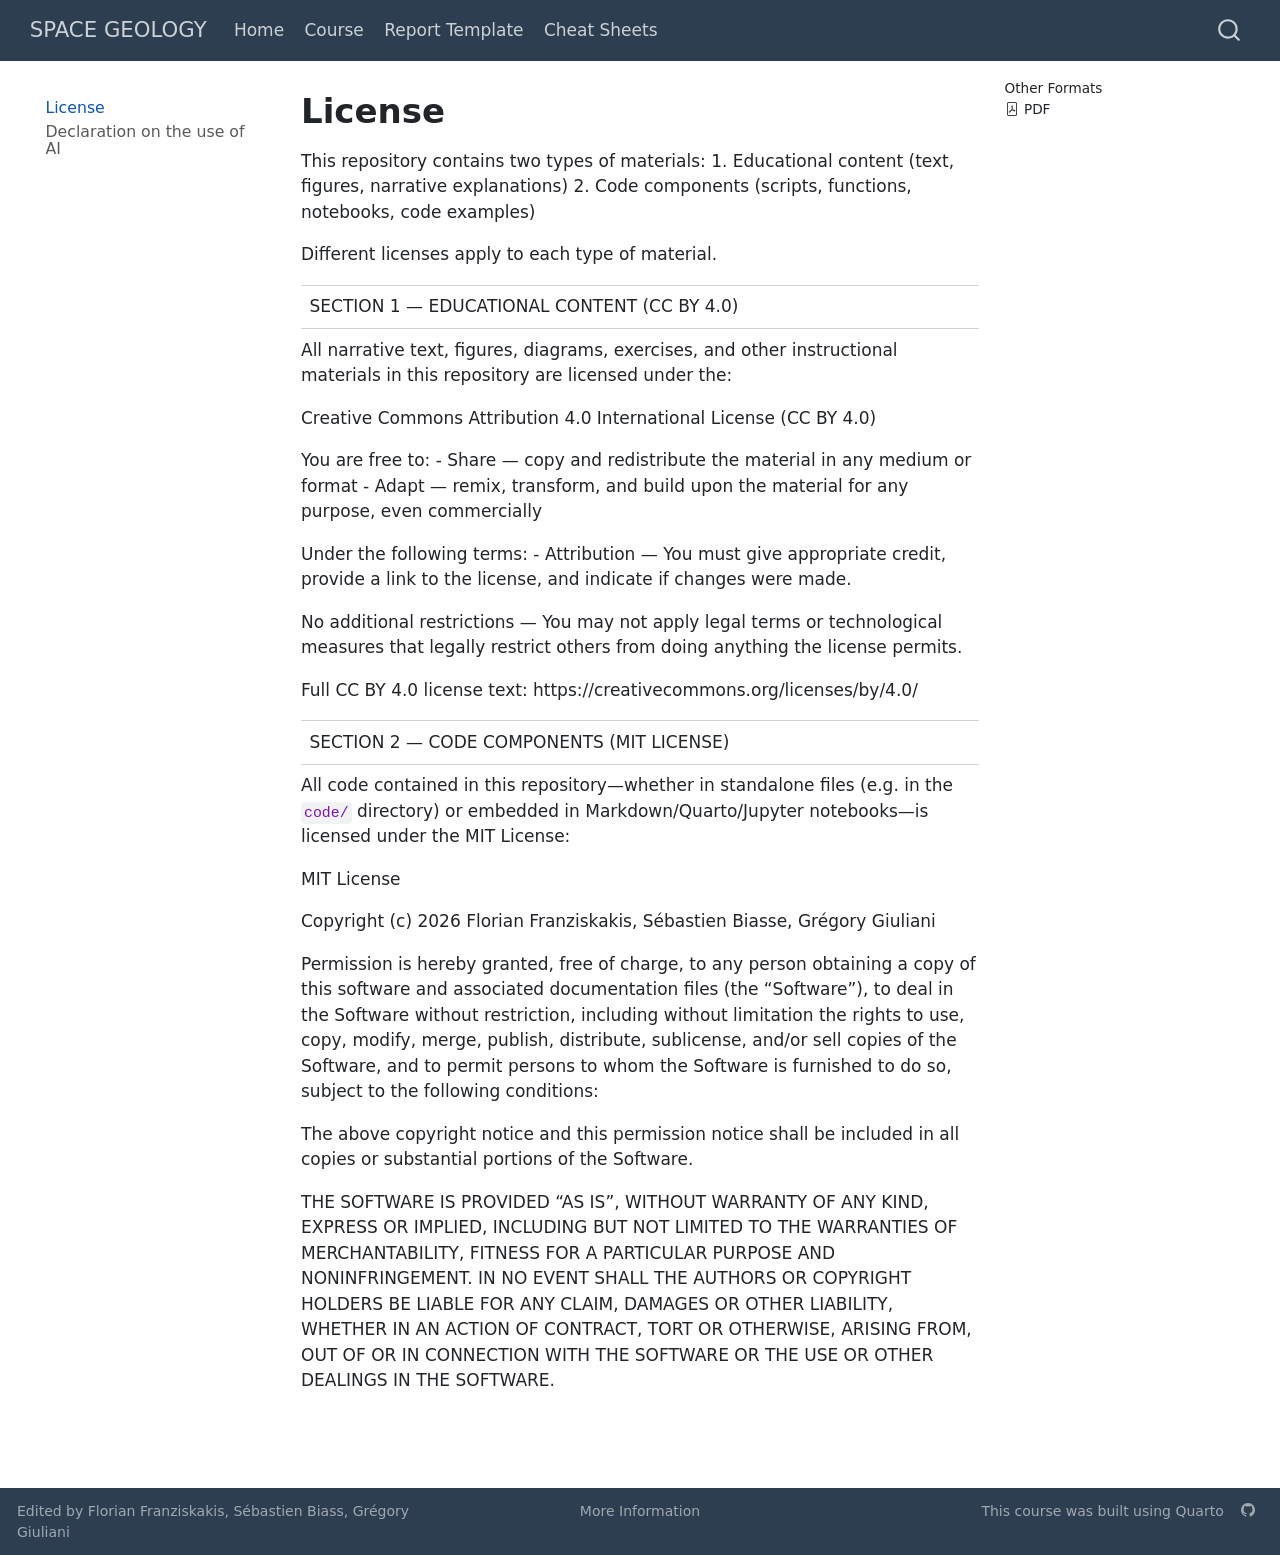
<file: info/license.html>
<!DOCTYPE html>
<html xmlns="http://www.w3.org/1999/xhtml" lang="en" xml:lang="en"><head>

<meta charset="utf-8">
<meta name="generator" content="quarto-1.9.38">

<meta name="viewport" content="width=device-width, initial-scale=1.0, user-scalable=yes">


<title>License – SPACE GEOLOGY</title>
<style>
/* Default styles provided by pandoc.
** See https://pandoc.org/MANUAL.html#variables-for-html for config info.
*/
code{white-space: pre-wrap;}
span.smallcaps{font-variant: small-caps;}
div.columns{display: flex; gap: min(4vw, 1.5em);}
div.column{flex: auto; overflow-x: auto;}
div.hanging-indent{margin-left: 1.5em; text-indent: -1.5em;}
ul.task-list{list-style: none;}
ul.task-list li input[type="checkbox"] {
  width: 0.8em;
  margin: 0 0.8em 0.2em -1em; /* quarto-specific, see https://github.com/quarto-dev/quarto-cli/issues/4556 */ 
  vertical-align: middle;
}
</style>


<script src="../site_libs/quarto-nav/quarto-nav.js"></script>
<script src="../site_libs/quarto-nav/headroom.min.js"></script>
<script src="../site_libs/clipboard/clipboard.min.js"></script>
<script src="../site_libs/quarto-search/autocomplete.umd.js"></script>
<script src="../site_libs/quarto-search/fuse.min.js"></script>
<script src="../site_libs/quarto-search/quarto-search.js"></script>
<meta name="quarto:offset" content="../">
<script src="../site_libs/quarto-html/quarto.js" type="module"></script>
<script src="../site_libs/quarto-html/tabsets/tabsets.js" type="module"></script>
<script src="../site_libs/quarto-html/popper.min.js"></script>
<script src="../site_libs/quarto-html/tippy.umd.min.js"></script>
<script src="../site_libs/quarto-html/anchor.min.js"></script>
<link href="../site_libs/quarto-html/tippy.css" rel="stylesheet">
<link href="../site_libs/quarto-html/quarto-syntax-highlighting-15634bcf2e68342d4ad2dfa704d543f6.css" rel="stylesheet" id="quarto-text-highlighting-styles">
<script src="../site_libs/bootstrap/bootstrap.min.js"></script>
<link href="../site_libs/bootstrap/bootstrap-icons.css" rel="stylesheet">
<link href="../site_libs/bootstrap/bootstrap-c2df445520f3cdb3a82324a8d95dbd81.min.css" rel="stylesheet" append-hash="true" id="quarto-bootstrap" data-mode="light">
<script id="quarto-search-options" type="application/json">{
  "location": "navbar",
  "copy-button": false,
  "collapse-after": 3,
  "panel-placement": "end",
  "type": "overlay",
  "limit": 50,
  "keyboard-shortcut": [
    "f",
    "/",
    "s"
  ],
  "show-item-context": false,
  "language": {
    "search-no-results-text": "No results",
    "search-matching-documents-text": "matching documents",
    "search-copy-link-title": "Copy link to search",
    "search-hide-matches-text": "Hide additional matches",
    "search-more-match-text": "more match in this document",
    "search-more-matches-text": "more matches in this document",
    "search-clear-button-title": "Clear",
    "search-text-placeholder": "",
    "search-detached-cancel-button-title": "Cancel",
    "search-submit-button-title": "Submit",
    "search-label": "Search"
  }
}</script>


</head>

<body class="nav-sidebar floating nav-fixed quarto-light">

<div id="quarto-search-results"></div>
  <header id="quarto-header" class="headroom fixed-top">
    <nav class="navbar navbar-expand-lg " data-bs-theme="dark">
      <div class="navbar-container container-fluid">
      <div class="navbar-brand-container mx-auto">
    <a class="navbar-brand" href="../index.html">
    <span class="navbar-title">SPACE GEOLOGY</span>
    </a>
  </div>
            <div id="quarto-search" class="" title="Search"></div>
          <button class="navbar-toggler" type="button" data-bs-toggle="collapse" data-bs-target="#navbarCollapse" aria-controls="navbarCollapse" role="menu" aria-expanded="false" aria-label="Toggle navigation" onclick="if (window.quartoToggleHeadroom) { window.quartoToggleHeadroom(); }">
  <span class="navbar-toggler-icon"></span>
</button>
          <div class="collapse navbar-collapse" id="navbarCollapse">
            <ul class="navbar-nav navbar-nav-scroll me-auto">
  <li class="nav-item">
    <a class="nav-link" href="../index.html"> 
<span class="menu-text">Home</span></a>
  </li>  
  <li class="nav-item">
    <a class="nav-link" href="../course/chapter1_intro.html"> 
<span class="menu-text">Course</span></a>
  </li>  
  <li class="nav-item">
    <a class="nav-link" href="../report/report.html"> 
<span class="menu-text">Report Template</span></a>
  </li>  
  <li class="nav-item">
    <a class="nav-link" href="../cheat_sheets/cheat_sheet_chapter3_ex1_1.html"> 
<span class="menu-text">Cheat Sheets</span></a>
  </li>  
</ul>
          </div> <!-- /navcollapse -->
            <div class="quarto-navbar-tools">
</div>
      </div> <!-- /container-fluid -->
    </nav>
  <nav class="quarto-secondary-nav">
    <div class="container-fluid d-flex">
      <button type="button" class="quarto-btn-toggle btn" data-bs-toggle="collapse" role="button" data-bs-target=".quarto-sidebar-collapse-item" aria-controls="quarto-sidebar" aria-expanded="false" aria-label="Toggle sidebar navigation" onclick="if (window.quartoToggleHeadroom) { window.quartoToggleHeadroom(); }">
        <i class="bi bi-layout-text-sidebar-reverse"></i>
      </button>
        <nav class="quarto-page-breadcrumbs" aria-label="breadcrumb"><ol class="breadcrumb"><li class="breadcrumb-item"><a href="../info/license.html">License</a></li></ol></nav>
        <a class="flex-grow-1" role="navigation" data-bs-toggle="collapse" data-bs-target=".quarto-sidebar-collapse-item" aria-controls="quarto-sidebar" aria-expanded="false" aria-label="Toggle sidebar navigation" onclick="if (window.quartoToggleHeadroom) { window.quartoToggleHeadroom(); }">      
        </a>
    </div>
  </nav>
</header>
<!-- content -->
<div id="quarto-content" class="quarto-container page-columns page-rows-contents page-layout-article page-navbar">
<!-- sidebar -->
  <nav id="quarto-sidebar" class="sidebar collapse collapse-horizontal quarto-sidebar-collapse-item sidebar-navigation floating overflow-auto">
    <div class="sidebar-menu-container"> 
    <ul class="list-unstyled mt-1">
        <li class="sidebar-item">
  <div class="sidebar-item-container"> 
  <a href="../info/license.html" class="sidebar-item-text sidebar-link active">
 <span class="menu-text">License</span></a>
  </div>
</li>
        <li class="sidebar-item">
  <div class="sidebar-item-container"> 
  <a href="../info/use_of_AI_declaration.html" class="sidebar-item-text sidebar-link">
 <span class="menu-text">Declaration on the use of AI</span></a>
  </div>
</li>
    </ul>
    </div>
</nav>
<div id="quarto-sidebar-glass" class="quarto-sidebar-collapse-item" data-bs-toggle="collapse" data-bs-target=".quarto-sidebar-collapse-item"></div>
<!-- margin-sidebar -->
    <div id="quarto-margin-sidebar" class="sidebar margin-sidebar">
        
    <div class="quarto-alternate-formats"><h2>Other Formats</h2><ul><li><a href="license.pdf"><i class="bi bi-file-pdf"></i>PDF</a></li></ul></div></div>
<!-- main -->
<main class="content" id="quarto-document-content">

<header id="title-block-header" class="quarto-title-block default">
<div class="quarto-title">
<h1 class="title">License</h1>
</div>



<div class="quarto-title-meta">

    
  
    
  </div>
  


</header>


<p>This repository contains two types of materials: 1. Educational content (text, figures, narrative explanations) 2. Code components (scripts, functions, notebooks, code examples)</p>
<p>Different licenses apply to each type of material.</p>
<table class="caption-top table">
<tbody>
<tr class="odd">
<td style="text-align: left;">SECTION 1 — EDUCATIONAL CONTENT (CC BY 4.0)</td>
</tr>
</tbody>
</table>
<p>All narrative text, figures, diagrams, exercises, and other instructional materials in this repository are licensed under the:</p>
<p>Creative Commons Attribution 4.0 International License (CC BY 4.0)</p>
<p>You are free to: - Share — copy and redistribute the material in any medium or format - Adapt — remix, transform, and build upon the material for any purpose, even commercially</p>
<p>Under the following terms: - Attribution — You must give appropriate credit, provide a link to the license, and indicate if changes were made.</p>
<p>No additional restrictions — You may not apply legal terms or technological measures that legally restrict others from doing anything the license permits.</p>
<p>Full CC BY 4.0 license text: https://creativecommons.org/licenses/by/4.0/</p>
<table class="caption-top table">
<tbody>
<tr class="odd">
<td style="text-align: left;">SECTION 2 — CODE COMPONENTS (MIT LICENSE)</td>
</tr>
</tbody>
</table>
<p>All code contained in this repository—whether in standalone files (e.g.&nbsp;in the <code>code/</code> directory) or embedded in Markdown/Quarto/Jupyter notebooks—is licensed under the MIT License:</p>
<p>MIT License</p>
<p>Copyright (c) 2026 Florian Franziskakis, Sébastien Biasse, Grégory Giuliani</p>
<p>Permission is hereby granted, free of charge, to any person obtaining a copy of this software and associated documentation files (the “Software”), to deal in the Software without restriction, including without limitation the rights to use, copy, modify, merge, publish, distribute, sublicense, and/or sell copies of the Software, and to permit persons to whom the Software is furnished to do so, subject to the following conditions:</p>
<p>The above copyright notice and this permission notice shall be included in all copies or substantial portions of the Software.</p>
<p>THE SOFTWARE IS PROVIDED “AS IS”, WITHOUT WARRANTY OF ANY KIND, EXPRESS OR IMPLIED, INCLUDING BUT NOT LIMITED TO THE WARRANTIES OF MERCHANTABILITY, FITNESS FOR A PARTICULAR PURPOSE AND NONINFRINGEMENT. IN NO EVENT SHALL THE AUTHORS OR COPYRIGHT HOLDERS BE LIABLE FOR ANY CLAIM, DAMAGES OR OTHER LIABILITY, WHETHER IN AN ACTION OF CONTRACT, TORT OR OTHERWISE, ARISING FROM, OUT OF OR IN CONNECTION WITH THE SOFTWARE OR THE USE OR OTHER DEALINGS IN THE SOFTWARE.</p>



</main> <!-- /main -->
<script id="quarto-html-after-body" type="application/javascript">
  window.document.addEventListener("DOMContentLoaded", function (event) {
    const icon = "";
    const anchorJS = new window.AnchorJS();
    anchorJS.options = {
      placement: 'right',
      icon: icon
    };
    anchorJS.add('.anchored');
    const isCodeAnnotation = (el) => {
      for (const clz of el.classList) {
        if (clz.startsWith('code-annotation-')) {                     
          return true;
        }
      }
      return false;
    }
    const onCopySuccess = function(e) {
      // button target
      const button = e.trigger;
      // don't keep focus
      button.blur();
      // flash "checked"
      button.classList.add('code-copy-button-checked');
      var currentTitle = button.getAttribute("title");
      button.setAttribute("title", "Copied!");
      let tooltip;
      if (window.bootstrap) {
        button.setAttribute("data-bs-toggle", "tooltip");
        button.setAttribute("data-bs-placement", "left");
        button.setAttribute("data-bs-title", "Copied!");
        tooltip = new bootstrap.Tooltip(button, 
          { trigger: "manual", 
            customClass: "code-copy-button-tooltip",
            offset: [0, -8]});
        tooltip.show();    
      }
      setTimeout(function() {
        if (tooltip) {
          tooltip.hide();
          button.removeAttribute("data-bs-title");
          button.removeAttribute("data-bs-toggle");
          button.removeAttribute("data-bs-placement");
        }
        button.setAttribute("title", currentTitle);
        button.classList.remove('code-copy-button-checked');
      }, 1000);
      // clear code selection
      e.clearSelection();
    }
    const getTextToCopy = function(trigger) {
      const outerScaffold = trigger.parentElement.cloneNode(true);
      const codeEl = outerScaffold.querySelector('code');
      for (const childEl of codeEl.children) {
        if (isCodeAnnotation(childEl)) {
          childEl.remove();
        }
      }
      return codeEl.innerText;
    }
    const clipboard = new window.ClipboardJS('.code-copy-button:not([data-in-quarto-modal])', {
      text: getTextToCopy
    });
    clipboard.on('success', onCopySuccess);
    if (window.document.getElementById('quarto-embedded-source-code-modal')) {
      const clipboardModal = new window.ClipboardJS('.code-copy-button[data-in-quarto-modal]', {
        text: getTextToCopy,
        container: window.document.getElementById('quarto-embedded-source-code-modal')
      });
      clipboardModal.on('success', onCopySuccess);
    }
      var localhostRegex = new RegExp(/^(?:http|https):\/\/localhost\:?[0-9]*\//);
      var mailtoRegex = new RegExp(/^mailto:/);
        var filterRegex = new RegExp("https:\/\/unige-cgeom\.github\.io\/SPACE-GEOLOGY\/");
      var isInternal = (href) => {
          return filterRegex.test(href) || localhostRegex.test(href) || mailtoRegex.test(href);
      }
      // Inspect non-navigation links and adorn them if external
     var links = window.document.querySelectorAll('a[href]:not(.nav-link):not(.navbar-brand):not(.toc-action):not(.sidebar-link):not(.sidebar-item-toggle):not(.pagination-link):not(.no-external):not([aria-hidden]):not(.dropdown-item):not(.quarto-navigation-tool):not(.about-link)');
      for (var i=0; i<links.length; i++) {
        const link = links[i];
        if (!isInternal(link.href)) {
          // undo the damage that might have been done by quarto-nav.js in the case of
          // links that we want to consider external
          if (link.dataset.originalHref !== undefined) {
            link.href = link.dataset.originalHref;
          }
        }
      }
    function tippyHover(el, contentFn, onTriggerFn, onUntriggerFn) {
      const config = {
        allowHTML: true,
        maxWidth: 500,
        delay: 100,
        arrow: false,
        appendTo: function(el) {
            return el.parentElement;
        },
        interactive: true,
        interactiveBorder: 10,
        theme: 'quarto',
        placement: 'bottom-start',
      };
      if (contentFn) {
        config.content = contentFn;
      }
      if (onTriggerFn) {
        config.onTrigger = onTriggerFn;
      }
      if (onUntriggerFn) {
        config.onUntrigger = onUntriggerFn;
      }
      window.tippy(el, config); 
    }
    const noterefs = window.document.querySelectorAll('a[role="doc-noteref"]');
    for (var i=0; i<noterefs.length; i++) {
      const ref = noterefs[i];
      tippyHover(ref, function() {
        // use id or data attribute instead here
        let href = ref.getAttribute('data-footnote-href') || ref.getAttribute('href');
        try { href = new URL(href).hash; } catch {}
        const id = href.replace(/^#\/?/, "");
        const note = window.document.getElementById(id);
        if (note) {
          return note.innerHTML;
        } else {
          return "";
        }
      });
    }
    const xrefs = window.document.querySelectorAll('a.quarto-xref');
    const processXRef = (id, note) => {
      // Strip column container classes
      const stripColumnClz = (el) => {
        el.classList.remove("page-full", "page-columns");
        if (el.children) {
          for (const child of el.children) {
            stripColumnClz(child);
          }
        }
      }
      stripColumnClz(note)
      if (id === null || id.startsWith('sec-')) {
        // Special case sections, only their first couple elements
        const container = document.createElement("div");
        if (note.children && note.children.length > 2) {
          container.appendChild(note.children[0].cloneNode(true));
          for (let i = 1; i < note.children.length; i++) {
            const child = note.children[i];
            if (child.tagName === "P" && child.innerText === "") {
              continue;
            } else {
              container.appendChild(child.cloneNode(true));
              break;
            }
          }
          if (window.Quarto?.typesetMath) {
            window.Quarto.typesetMath(container);
          }
          return container.innerHTML
        } else {
          if (window.Quarto?.typesetMath) {
            window.Quarto.typesetMath(note);
          }
          return note.innerHTML;
        }
      } else {
        // Remove any anchor links if they are present
        const anchorLink = note.querySelector('a.anchorjs-link');
        if (anchorLink) {
          anchorLink.remove();
        }
        if (window.Quarto?.typesetMath) {
          window.Quarto.typesetMath(note);
        }
        if (note.classList.contains("callout")) {
          return note.outerHTML;
        } else {
          return note.innerHTML;
        }
      }
    }
    for (var i=0; i<xrefs.length; i++) {
      const xref = xrefs[i];
      tippyHover(xref, undefined, function(instance) {
        instance.disable();
        let url = xref.getAttribute('href');
        let hash = undefined; 
        if (url.startsWith('#')) {
          hash = url;
        } else {
          try { hash = new URL(url).hash; } catch {}
        }
        if (hash) {
          const id = hash.replace(/^#\/?/, "");
          const note = window.document.getElementById(id);
          if (note !== null) {
            try {
              const html = processXRef(id, note.cloneNode(true));
              instance.setContent(html);
            } finally {
              instance.enable();
              instance.show();
            }
          } else {
            // See if we can fetch this
            fetch(url.split('#')[0])
            .then(res => res.text())
            .then(html => {
              const parser = new DOMParser();
              const htmlDoc = parser.parseFromString(html, "text/html");
              const note = htmlDoc.getElementById(id);
              if (note !== null) {
                const html = processXRef(id, note);
                instance.setContent(html);
              } 
            }).finally(() => {
              instance.enable();
              instance.show();
            });
          }
        } else {
          // See if we can fetch a full url (with no hash to target)
          // This is a special case and we should probably do some content thinning / targeting
          fetch(url)
          .then(res => res.text())
          .then(html => {
            const parser = new DOMParser();
            const htmlDoc = parser.parseFromString(html, "text/html");
            const note = htmlDoc.querySelector('main.content');
            if (note !== null) {
              // This should only happen for chapter cross references
              // (since there is no id in the URL)
              // remove the first header
              if (note.children.length > 0 && note.children[0].tagName === "HEADER") {
                note.children[0].remove();
              }
              const html = processXRef(null, note);
              instance.setContent(html);
            } 
          }).finally(() => {
            instance.enable();
            instance.show();
          });
        }
      }, function(instance) {
      });
    }
        let selectedAnnoteEl;
        const selectorForAnnotation = ( cell, annotation) => {
          let cellAttr = 'data-code-cell="' + cell + '"';
          let lineAttr = 'data-code-annotation="' +  annotation + '"';
          const selector = 'span[' + cellAttr + '][' + lineAttr + ']';
          return selector;
        }
        const selectCodeLines = (annoteEl) => {
          const doc = window.document;
          const targetCell = annoteEl.getAttribute("data-target-cell");
          const targetAnnotation = annoteEl.getAttribute("data-target-annotation");
          const annoteSpan = window.document.querySelector(selectorForAnnotation(targetCell, targetAnnotation));
          const lines = annoteSpan.getAttribute("data-code-lines").split(",");
          const lineIds = lines.map((line) => {
            return targetCell + "-" + line;
          })
          let top = null;
          let height = null;
          let parent = null;
          if (lineIds.length > 0) {
              //compute the position of the single el (top and bottom and make a div)
              const el = window.document.getElementById(lineIds[0]);
              top = el.offsetTop;
              height = el.offsetHeight;
              parent = el.parentElement.parentElement;
            if (lineIds.length > 1) {
              const lastEl = window.document.getElementById(lineIds[lineIds.length - 1]);
              const bottom = lastEl.offsetTop + lastEl.offsetHeight;
              height = bottom - top;
            }
            if (top !== null && height !== null && parent !== null) {
              // cook up a div (if necessary) and position it 
              let div = window.document.getElementById("code-annotation-line-highlight");
              if (div === null) {
                div = window.document.createElement("div");
                div.setAttribute("id", "code-annotation-line-highlight");
                div.style.position = 'absolute';
                parent.appendChild(div);
              }
              div.style.top = top - 2 + "px";
              div.style.height = height + 4 + "px";
              div.style.left = 0;
              let gutterDiv = window.document.getElementById("code-annotation-line-highlight-gutter");
              if (gutterDiv === null) {
                gutterDiv = window.document.createElement("div");
                gutterDiv.setAttribute("id", "code-annotation-line-highlight-gutter");
                gutterDiv.style.position = 'absolute';
                const codeCell = window.document.getElementById(targetCell);
                const gutter = codeCell.querySelector('.code-annotation-gutter');
                gutter.appendChild(gutterDiv);
              }
              gutterDiv.style.top = top - 2 + "px";
              gutterDiv.style.height = height + 4 + "px";
            }
            selectedAnnoteEl = annoteEl;
          }
        };
        const unselectCodeLines = () => {
          const elementsIds = ["code-annotation-line-highlight", "code-annotation-line-highlight-gutter"];
          elementsIds.forEach((elId) => {
            const div = window.document.getElementById(elId);
            if (div) {
              div.remove();
            }
          });
          selectedAnnoteEl = undefined;
        };
          // Handle positioning of the toggle
      window.addEventListener(
        "resize",
        throttle(() => {
          elRect = undefined;
          if (selectedAnnoteEl) {
            selectCodeLines(selectedAnnoteEl);
          }
        }, 10)
      );
      function throttle(fn, ms) {
      let throttle = false;
      let timer;
        return (...args) => {
          if(!throttle) { // first call gets through
              fn.apply(this, args);
              throttle = true;
          } else { // all the others get throttled
              if(timer) clearTimeout(timer); // cancel #2
              timer = setTimeout(() => {
                fn.apply(this, args);
                timer = throttle = false;
              }, ms);
          }
        };
      }
        // Attach click handler to the DT
        const annoteDls = window.document.querySelectorAll('dt[data-target-cell]');
        for (const annoteDlNode of annoteDls) {
          annoteDlNode.addEventListener('click', (event) => {
            const clickedEl = event.target;
            if (clickedEl !== selectedAnnoteEl) {
              unselectCodeLines();
              const activeEl = window.document.querySelector('dt[data-target-cell].code-annotation-active');
              if (activeEl) {
                activeEl.classList.remove('code-annotation-active');
              }
              selectCodeLines(clickedEl);
              clickedEl.classList.add('code-annotation-active');
            } else {
              // Unselect the line
              unselectCodeLines();
              clickedEl.classList.remove('code-annotation-active');
            }
          });
        }
    const findCites = (el) => {
      const parentEl = el.parentElement;
      if (parentEl) {
        const cites = parentEl.dataset.cites;
        if (cites) {
          return {
            el,
            cites: cites.split(' ')
          };
        } else {
          return findCites(el.parentElement)
        }
      } else {
        return undefined;
      }
    };
    var bibliorefs = window.document.querySelectorAll('a[role="doc-biblioref"]');
    for (var i=0; i<bibliorefs.length; i++) {
      const ref = bibliorefs[i];
      const citeInfo = findCites(ref);
      if (citeInfo) {
        tippyHover(citeInfo.el, function() {
          var popup = window.document.createElement('div');
          citeInfo.cites.forEach(function(cite) {
            var citeDiv = window.document.createElement('div');
            citeDiv.classList.add('hanging-indent');
            citeDiv.classList.add('csl-entry');
            var biblioDiv = window.document.getElementById('ref-' + cite);
            if (biblioDiv) {
              citeDiv.innerHTML = biblioDiv.innerHTML;
            }
            popup.appendChild(citeDiv);
          });
          return popup.innerHTML;
        });
      }
    }
  });
  </script>
</div> <!-- /content -->
<footer class="footer">
  <div class="nav-footer">
    <div class="nav-footer-left">
      <ul class="footer-items list-unstyled">
    <li class="nav-item">
 Edited by Florian Franziskakis, Sébastien Biass, Grégory Giuliani
  </li>  
</ul>
    </div>   
    <div class="nav-footer-center">
      <ul class="footer-items list-unstyled">
    <li class="nav-item">
    <a class="nav-link active" href="../info/license.html" aria-current="page">
<p>More Information</p>
</a>
  </li>  
</ul>
    </div>
    <div class="nav-footer-right">
      <ul class="footer-items list-unstyled">
    <li class="nav-item">
    <a class="nav-link" href="https://quarto.org/">
<p>This course was built using Quarto</p>
</a>
  </li>  
    <li class="nav-item compact">
    <a class="nav-link" href="https://github.com/unige-cgeom/SPACE-GEOLOGY">
      <i class="bi bi-github" role="img">
</i> 
    </a>
  </li>  
</ul>
    </div>
  </div>
</footer>




</body></html>
</file>
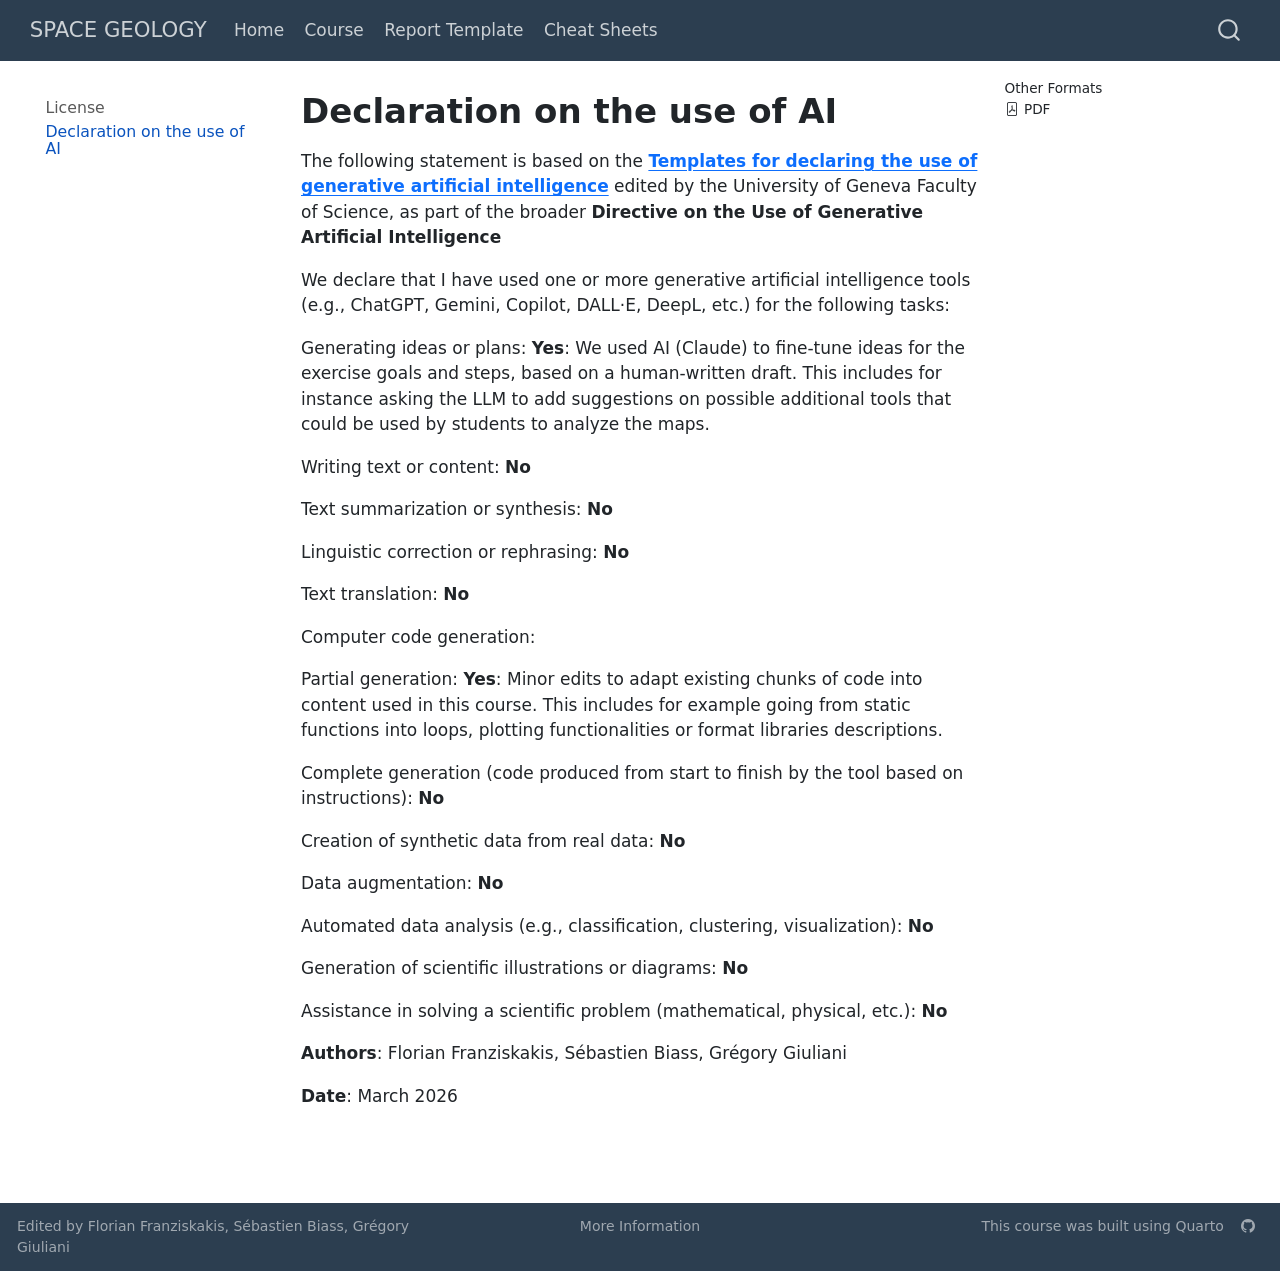
<file: info/use_of_AI_declaration.html>
<!DOCTYPE html>
<html xmlns="http://www.w3.org/1999/xhtml" lang="en" xml:lang="en"><head>

<meta charset="utf-8">
<meta name="generator" content="quarto-1.9.38">

<meta name="viewport" content="width=device-width, initial-scale=1.0, user-scalable=yes">


<title>Declaration on the use of AI – SPACE GEOLOGY</title>
<style>
/* Default styles provided by pandoc.
** See https://pandoc.org/MANUAL.html#variables-for-html for config info.
*/
code{white-space: pre-wrap;}
span.smallcaps{font-variant: small-caps;}
div.columns{display: flex; gap: min(4vw, 1.5em);}
div.column{flex: auto; overflow-x: auto;}
div.hanging-indent{margin-left: 1.5em; text-indent: -1.5em;}
ul.task-list{list-style: none;}
ul.task-list li input[type="checkbox"] {
  width: 0.8em;
  margin: 0 0.8em 0.2em -1em; /* quarto-specific, see https://github.com/quarto-dev/quarto-cli/issues/4556 */ 
  vertical-align: middle;
}
</style>


<script src="../site_libs/quarto-nav/quarto-nav.js"></script>
<script src="../site_libs/quarto-nav/headroom.min.js"></script>
<script src="../site_libs/clipboard/clipboard.min.js"></script>
<script src="../site_libs/quarto-search/autocomplete.umd.js"></script>
<script src="../site_libs/quarto-search/fuse.min.js"></script>
<script src="../site_libs/quarto-search/quarto-search.js"></script>
<meta name="quarto:offset" content="../">
<script src="../site_libs/quarto-html/quarto.js" type="module"></script>
<script src="../site_libs/quarto-html/tabsets/tabsets.js" type="module"></script>
<script src="../site_libs/quarto-html/popper.min.js"></script>
<script src="../site_libs/quarto-html/tippy.umd.min.js"></script>
<script src="../site_libs/quarto-html/anchor.min.js"></script>
<link href="../site_libs/quarto-html/tippy.css" rel="stylesheet">
<link href="../site_libs/quarto-html/quarto-syntax-highlighting-15634bcf2e68342d4ad2dfa704d543f6.css" rel="stylesheet" id="quarto-text-highlighting-styles">
<script src="../site_libs/bootstrap/bootstrap.min.js"></script>
<link href="../site_libs/bootstrap/bootstrap-icons.css" rel="stylesheet">
<link href="../site_libs/bootstrap/bootstrap-c2df445520f3cdb3a82324a8d95dbd81.min.css" rel="stylesheet" append-hash="true" id="quarto-bootstrap" data-mode="light">
<script id="quarto-search-options" type="application/json">{
  "location": "navbar",
  "copy-button": false,
  "collapse-after": 3,
  "panel-placement": "end",
  "type": "overlay",
  "limit": 50,
  "keyboard-shortcut": [
    "f",
    "/",
    "s"
  ],
  "show-item-context": false,
  "language": {
    "search-no-results-text": "No results",
    "search-matching-documents-text": "matching documents",
    "search-copy-link-title": "Copy link to search",
    "search-hide-matches-text": "Hide additional matches",
    "search-more-match-text": "more match in this document",
    "search-more-matches-text": "more matches in this document",
    "search-clear-button-title": "Clear",
    "search-text-placeholder": "",
    "search-detached-cancel-button-title": "Cancel",
    "search-submit-button-title": "Submit",
    "search-label": "Search"
  }
}</script>


</head>

<body class="nav-sidebar floating nav-fixed quarto-light">

<div id="quarto-search-results"></div>
  <header id="quarto-header" class="headroom fixed-top">
    <nav class="navbar navbar-expand-lg " data-bs-theme="dark">
      <div class="navbar-container container-fluid">
      <div class="navbar-brand-container mx-auto">
    <a class="navbar-brand" href="../index.html">
    <span class="navbar-title">SPACE GEOLOGY</span>
    </a>
  </div>
            <div id="quarto-search" class="" title="Search"></div>
          <button class="navbar-toggler" type="button" data-bs-toggle="collapse" data-bs-target="#navbarCollapse" aria-controls="navbarCollapse" role="menu" aria-expanded="false" aria-label="Toggle navigation" onclick="if (window.quartoToggleHeadroom) { window.quartoToggleHeadroom(); }">
  <span class="navbar-toggler-icon"></span>
</button>
          <div class="collapse navbar-collapse" id="navbarCollapse">
            <ul class="navbar-nav navbar-nav-scroll me-auto">
  <li class="nav-item">
    <a class="nav-link" href="../index.html"> 
<span class="menu-text">Home</span></a>
  </li>  
  <li class="nav-item">
    <a class="nav-link" href="../course/chapter1_intro.html"> 
<span class="menu-text">Course</span></a>
  </li>  
  <li class="nav-item">
    <a class="nav-link" href="../report/report.html"> 
<span class="menu-text">Report Template</span></a>
  </li>  
  <li class="nav-item">
    <a class="nav-link" href="../cheat_sheets/cheat_sheet_chapter3_ex1_1.html"> 
<span class="menu-text">Cheat Sheets</span></a>
  </li>  
</ul>
          </div> <!-- /navcollapse -->
            <div class="quarto-navbar-tools">
</div>
      </div> <!-- /container-fluid -->
    </nav>
  <nav class="quarto-secondary-nav">
    <div class="container-fluid d-flex">
      <button type="button" class="quarto-btn-toggle btn" data-bs-toggle="collapse" role="button" data-bs-target=".quarto-sidebar-collapse-item" aria-controls="quarto-sidebar" aria-expanded="false" aria-label="Toggle sidebar navigation" onclick="if (window.quartoToggleHeadroom) { window.quartoToggleHeadroom(); }">
        <i class="bi bi-layout-text-sidebar-reverse"></i>
      </button>
        <nav class="quarto-page-breadcrumbs" aria-label="breadcrumb"><ol class="breadcrumb"><li class="breadcrumb-item"><a href="../info/use_of_AI_declaration.html">Declaration on the use of AI</a></li></ol></nav>
        <a class="flex-grow-1" role="navigation" data-bs-toggle="collapse" data-bs-target=".quarto-sidebar-collapse-item" aria-controls="quarto-sidebar" aria-expanded="false" aria-label="Toggle sidebar navigation" onclick="if (window.quartoToggleHeadroom) { window.quartoToggleHeadroom(); }">      
        </a>
    </div>
  </nav>
</header>
<!-- content -->
<div id="quarto-content" class="quarto-container page-columns page-rows-contents page-layout-article page-navbar">
<!-- sidebar -->
  <nav id="quarto-sidebar" class="sidebar collapse collapse-horizontal quarto-sidebar-collapse-item sidebar-navigation floating overflow-auto">
    <div class="sidebar-menu-container"> 
    <ul class="list-unstyled mt-1">
        <li class="sidebar-item">
  <div class="sidebar-item-container"> 
  <a href="../info/license.html" class="sidebar-item-text sidebar-link">
 <span class="menu-text">License</span></a>
  </div>
</li>
        <li class="sidebar-item">
  <div class="sidebar-item-container"> 
  <a href="../info/use_of_AI_declaration.html" class="sidebar-item-text sidebar-link active">
 <span class="menu-text">Declaration on the use of AI</span></a>
  </div>
</li>
    </ul>
    </div>
</nav>
<div id="quarto-sidebar-glass" class="quarto-sidebar-collapse-item" data-bs-toggle="collapse" data-bs-target=".quarto-sidebar-collapse-item"></div>
<!-- margin-sidebar -->
    <div id="quarto-margin-sidebar" class="sidebar margin-sidebar">
        
    <div class="quarto-alternate-formats"><h2>Other Formats</h2><ul><li><a href="use_of_AI_declaration.pdf"><i class="bi bi-file-pdf"></i>PDF</a></li></ul></div></div>
<!-- main -->
<main class="content" id="quarto-document-content">

<header id="title-block-header" class="quarto-title-block default">
<div class="quarto-title">
<h1 class="title">Declaration on the use of AI</h1>
</div>



<div class="quarto-title-meta">

    
  
    
  </div>
  


</header>


<p>The following statement is based on the <a href="https://www.unige.ch/sciences/en/lafaculte/directive-generative-artificial-intelligence/templates-declaring-use-generative-artificial-intelligence"><strong>Templates for declaring the use of generative artificial intelligence</strong></a> edited by the University of Geneva Faculty of Science, as part of the broader <strong>Directive on the Use of Generative Artificial Intelligence</strong></p>
<p>We declare that I have used one or more generative artificial intelligence tools (e.g., ChatGPT, Gemini, Copilot, DALL·E, DeepL, etc.) for the following tasks:</p>
<p>Generating ideas or plans: <strong>Yes</strong>: We used AI (Claude) to fine-tune ideas for the exercise goals and steps, based on a human-written draft. This includes for instance asking the LLM to add suggestions on possible additional tools that could be used by students to analyze the maps.</p>
<p>Writing text or content: <strong>No</strong></p>
<p>Text summarization or synthesis: <strong>No</strong></p>
<p>Linguistic correction or rephrasing: <strong>No</strong></p>
<p>Text translation: <strong>No</strong></p>
<p>Computer code generation:</p>
<p>Partial generation: <strong>Yes</strong>: Minor edits to adapt existing chunks of code into content used in this course. This includes for example going from static functions into loops, plotting functionalities or format libraries descriptions.</p>
<p>Complete generation (code produced from start to finish by the tool based on instructions): <strong>No</strong></p>
<p>Creation of synthetic data from real data: <strong>No</strong></p>
<p>Data augmentation: <strong>No</strong></p>
<p>Automated data analysis (e.g., classification, clustering, visualization): <strong>No</strong></p>
<p>Generation of scientific illustrations or diagrams: <strong>No</strong></p>
<p>Assistance in solving a scientific problem (mathematical, physical, etc.): <strong>No</strong></p>
<p><strong>Authors</strong>: Florian Franziskakis, Sébastien Biass, Grégory Giuliani</p>
<p><strong>Date</strong>: March 2026</p>



</main> <!-- /main -->
<script id="quarto-html-after-body" type="application/javascript">
  window.document.addEventListener("DOMContentLoaded", function (event) {
    const icon = "";
    const anchorJS = new window.AnchorJS();
    anchorJS.options = {
      placement: 'right',
      icon: icon
    };
    anchorJS.add('.anchored');
    const isCodeAnnotation = (el) => {
      for (const clz of el.classList) {
        if (clz.startsWith('code-annotation-')) {                     
          return true;
        }
      }
      return false;
    }
    const onCopySuccess = function(e) {
      // button target
      const button = e.trigger;
      // don't keep focus
      button.blur();
      // flash "checked"
      button.classList.add('code-copy-button-checked');
      var currentTitle = button.getAttribute("title");
      button.setAttribute("title", "Copied!");
      let tooltip;
      if (window.bootstrap) {
        button.setAttribute("data-bs-toggle", "tooltip");
        button.setAttribute("data-bs-placement", "left");
        button.setAttribute("data-bs-title", "Copied!");
        tooltip = new bootstrap.Tooltip(button, 
          { trigger: "manual", 
            customClass: "code-copy-button-tooltip",
            offset: [0, -8]});
        tooltip.show();    
      }
      setTimeout(function() {
        if (tooltip) {
          tooltip.hide();
          button.removeAttribute("data-bs-title");
          button.removeAttribute("data-bs-toggle");
          button.removeAttribute("data-bs-placement");
        }
        button.setAttribute("title", currentTitle);
        button.classList.remove('code-copy-button-checked');
      }, 1000);
      // clear code selection
      e.clearSelection();
    }
    const getTextToCopy = function(trigger) {
      const outerScaffold = trigger.parentElement.cloneNode(true);
      const codeEl = outerScaffold.querySelector('code');
      for (const childEl of codeEl.children) {
        if (isCodeAnnotation(childEl)) {
          childEl.remove();
        }
      }
      return codeEl.innerText;
    }
    const clipboard = new window.ClipboardJS('.code-copy-button:not([data-in-quarto-modal])', {
      text: getTextToCopy
    });
    clipboard.on('success', onCopySuccess);
    if (window.document.getElementById('quarto-embedded-source-code-modal')) {
      const clipboardModal = new window.ClipboardJS('.code-copy-button[data-in-quarto-modal]', {
        text: getTextToCopy,
        container: window.document.getElementById('quarto-embedded-source-code-modal')
      });
      clipboardModal.on('success', onCopySuccess);
    }
      var localhostRegex = new RegExp(/^(?:http|https):\/\/localhost\:?[0-9]*\//);
      var mailtoRegex = new RegExp(/^mailto:/);
        var filterRegex = new RegExp("https:\/\/unige-cgeom\.github\.io\/SPACE-GEOLOGY\/");
      var isInternal = (href) => {
          return filterRegex.test(href) || localhostRegex.test(href) || mailtoRegex.test(href);
      }
      // Inspect non-navigation links and adorn them if external
     var links = window.document.querySelectorAll('a[href]:not(.nav-link):not(.navbar-brand):not(.toc-action):not(.sidebar-link):not(.sidebar-item-toggle):not(.pagination-link):not(.no-external):not([aria-hidden]):not(.dropdown-item):not(.quarto-navigation-tool):not(.about-link)');
      for (var i=0; i<links.length; i++) {
        const link = links[i];
        if (!isInternal(link.href)) {
          // undo the damage that might have been done by quarto-nav.js in the case of
          // links that we want to consider external
          if (link.dataset.originalHref !== undefined) {
            link.href = link.dataset.originalHref;
          }
        }
      }
    function tippyHover(el, contentFn, onTriggerFn, onUntriggerFn) {
      const config = {
        allowHTML: true,
        maxWidth: 500,
        delay: 100,
        arrow: false,
        appendTo: function(el) {
            return el.parentElement;
        },
        interactive: true,
        interactiveBorder: 10,
        theme: 'quarto',
        placement: 'bottom-start',
      };
      if (contentFn) {
        config.content = contentFn;
      }
      if (onTriggerFn) {
        config.onTrigger = onTriggerFn;
      }
      if (onUntriggerFn) {
        config.onUntrigger = onUntriggerFn;
      }
      window.tippy(el, config); 
    }
    const noterefs = window.document.querySelectorAll('a[role="doc-noteref"]');
    for (var i=0; i<noterefs.length; i++) {
      const ref = noterefs[i];
      tippyHover(ref, function() {
        // use id or data attribute instead here
        let href = ref.getAttribute('data-footnote-href') || ref.getAttribute('href');
        try { href = new URL(href).hash; } catch {}
        const id = href.replace(/^#\/?/, "");
        const note = window.document.getElementById(id);
        if (note) {
          return note.innerHTML;
        } else {
          return "";
        }
      });
    }
    const xrefs = window.document.querySelectorAll('a.quarto-xref');
    const processXRef = (id, note) => {
      // Strip column container classes
      const stripColumnClz = (el) => {
        el.classList.remove("page-full", "page-columns");
        if (el.children) {
          for (const child of el.children) {
            stripColumnClz(child);
          }
        }
      }
      stripColumnClz(note)
      if (id === null || id.startsWith('sec-')) {
        // Special case sections, only their first couple elements
        const container = document.createElement("div");
        if (note.children && note.children.length > 2) {
          container.appendChild(note.children[0].cloneNode(true));
          for (let i = 1; i < note.children.length; i++) {
            const child = note.children[i];
            if (child.tagName === "P" && child.innerText === "") {
              continue;
            } else {
              container.appendChild(child.cloneNode(true));
              break;
            }
          }
          if (window.Quarto?.typesetMath) {
            window.Quarto.typesetMath(container);
          }
          return container.innerHTML
        } else {
          if (window.Quarto?.typesetMath) {
            window.Quarto.typesetMath(note);
          }
          return note.innerHTML;
        }
      } else {
        // Remove any anchor links if they are present
        const anchorLink = note.querySelector('a.anchorjs-link');
        if (anchorLink) {
          anchorLink.remove();
        }
        if (window.Quarto?.typesetMath) {
          window.Quarto.typesetMath(note);
        }
        if (note.classList.contains("callout")) {
          return note.outerHTML;
        } else {
          return note.innerHTML;
        }
      }
    }
    for (var i=0; i<xrefs.length; i++) {
      const xref = xrefs[i];
      tippyHover(xref, undefined, function(instance) {
        instance.disable();
        let url = xref.getAttribute('href');
        let hash = undefined; 
        if (url.startsWith('#')) {
          hash = url;
        } else {
          try { hash = new URL(url).hash; } catch {}
        }
        if (hash) {
          const id = hash.replace(/^#\/?/, "");
          const note = window.document.getElementById(id);
          if (note !== null) {
            try {
              const html = processXRef(id, note.cloneNode(true));
              instance.setContent(html);
            } finally {
              instance.enable();
              instance.show();
            }
          } else {
            // See if we can fetch this
            fetch(url.split('#')[0])
            .then(res => res.text())
            .then(html => {
              const parser = new DOMParser();
              const htmlDoc = parser.parseFromString(html, "text/html");
              const note = htmlDoc.getElementById(id);
              if (note !== null) {
                const html = processXRef(id, note);
                instance.setContent(html);
              } 
            }).finally(() => {
              instance.enable();
              instance.show();
            });
          }
        } else {
          // See if we can fetch a full url (with no hash to target)
          // This is a special case and we should probably do some content thinning / targeting
          fetch(url)
          .then(res => res.text())
          .then(html => {
            const parser = new DOMParser();
            const htmlDoc = parser.parseFromString(html, "text/html");
            const note = htmlDoc.querySelector('main.content');
            if (note !== null) {
              // This should only happen for chapter cross references
              // (since there is no id in the URL)
              // remove the first header
              if (note.children.length > 0 && note.children[0].tagName === "HEADER") {
                note.children[0].remove();
              }
              const html = processXRef(null, note);
              instance.setContent(html);
            } 
          }).finally(() => {
            instance.enable();
            instance.show();
          });
        }
      }, function(instance) {
      });
    }
        let selectedAnnoteEl;
        const selectorForAnnotation = ( cell, annotation) => {
          let cellAttr = 'data-code-cell="' + cell + '"';
          let lineAttr = 'data-code-annotation="' +  annotation + '"';
          const selector = 'span[' + cellAttr + '][' + lineAttr + ']';
          return selector;
        }
        const selectCodeLines = (annoteEl) => {
          const doc = window.document;
          const targetCell = annoteEl.getAttribute("data-target-cell");
          const targetAnnotation = annoteEl.getAttribute("data-target-annotation");
          const annoteSpan = window.document.querySelector(selectorForAnnotation(targetCell, targetAnnotation));
          const lines = annoteSpan.getAttribute("data-code-lines").split(",");
          const lineIds = lines.map((line) => {
            return targetCell + "-" + line;
          })
          let top = null;
          let height = null;
          let parent = null;
          if (lineIds.length > 0) {
              //compute the position of the single el (top and bottom and make a div)
              const el = window.document.getElementById(lineIds[0]);
              top = el.offsetTop;
              height = el.offsetHeight;
              parent = el.parentElement.parentElement;
            if (lineIds.length > 1) {
              const lastEl = window.document.getElementById(lineIds[lineIds.length - 1]);
              const bottom = lastEl.offsetTop + lastEl.offsetHeight;
              height = bottom - top;
            }
            if (top !== null && height !== null && parent !== null) {
              // cook up a div (if necessary) and position it 
              let div = window.document.getElementById("code-annotation-line-highlight");
              if (div === null) {
                div = window.document.createElement("div");
                div.setAttribute("id", "code-annotation-line-highlight");
                div.style.position = 'absolute';
                parent.appendChild(div);
              }
              div.style.top = top - 2 + "px";
              div.style.height = height + 4 + "px";
              div.style.left = 0;
              let gutterDiv = window.document.getElementById("code-annotation-line-highlight-gutter");
              if (gutterDiv === null) {
                gutterDiv = window.document.createElement("div");
                gutterDiv.setAttribute("id", "code-annotation-line-highlight-gutter");
                gutterDiv.style.position = 'absolute';
                const codeCell = window.document.getElementById(targetCell);
                const gutter = codeCell.querySelector('.code-annotation-gutter');
                gutter.appendChild(gutterDiv);
              }
              gutterDiv.style.top = top - 2 + "px";
              gutterDiv.style.height = height + 4 + "px";
            }
            selectedAnnoteEl = annoteEl;
          }
        };
        const unselectCodeLines = () => {
          const elementsIds = ["code-annotation-line-highlight", "code-annotation-line-highlight-gutter"];
          elementsIds.forEach((elId) => {
            const div = window.document.getElementById(elId);
            if (div) {
              div.remove();
            }
          });
          selectedAnnoteEl = undefined;
        };
          // Handle positioning of the toggle
      window.addEventListener(
        "resize",
        throttle(() => {
          elRect = undefined;
          if (selectedAnnoteEl) {
            selectCodeLines(selectedAnnoteEl);
          }
        }, 10)
      );
      function throttle(fn, ms) {
      let throttle = false;
      let timer;
        return (...args) => {
          if(!throttle) { // first call gets through
              fn.apply(this, args);
              throttle = true;
          } else { // all the others get throttled
              if(timer) clearTimeout(timer); // cancel #2
              timer = setTimeout(() => {
                fn.apply(this, args);
                timer = throttle = false;
              }, ms);
          }
        };
      }
        // Attach click handler to the DT
        const annoteDls = window.document.querySelectorAll('dt[data-target-cell]');
        for (const annoteDlNode of annoteDls) {
          annoteDlNode.addEventListener('click', (event) => {
            const clickedEl = event.target;
            if (clickedEl !== selectedAnnoteEl) {
              unselectCodeLines();
              const activeEl = window.document.querySelector('dt[data-target-cell].code-annotation-active');
              if (activeEl) {
                activeEl.classList.remove('code-annotation-active');
              }
              selectCodeLines(clickedEl);
              clickedEl.classList.add('code-annotation-active');
            } else {
              // Unselect the line
              unselectCodeLines();
              clickedEl.classList.remove('code-annotation-active');
            }
          });
        }
    const findCites = (el) => {
      const parentEl = el.parentElement;
      if (parentEl) {
        const cites = parentEl.dataset.cites;
        if (cites) {
          return {
            el,
            cites: cites.split(' ')
          };
        } else {
          return findCites(el.parentElement)
        }
      } else {
        return undefined;
      }
    };
    var bibliorefs = window.document.querySelectorAll('a[role="doc-biblioref"]');
    for (var i=0; i<bibliorefs.length; i++) {
      const ref = bibliorefs[i];
      const citeInfo = findCites(ref);
      if (citeInfo) {
        tippyHover(citeInfo.el, function() {
          var popup = window.document.createElement('div');
          citeInfo.cites.forEach(function(cite) {
            var citeDiv = window.document.createElement('div');
            citeDiv.classList.add('hanging-indent');
            citeDiv.classList.add('csl-entry');
            var biblioDiv = window.document.getElementById('ref-' + cite);
            if (biblioDiv) {
              citeDiv.innerHTML = biblioDiv.innerHTML;
            }
            popup.appendChild(citeDiv);
          });
          return popup.innerHTML;
        });
      }
    }
  });
  </script>
</div> <!-- /content -->
<footer class="footer">
  <div class="nav-footer">
    <div class="nav-footer-left">
      <ul class="footer-items list-unstyled">
    <li class="nav-item">
 Edited by Florian Franziskakis, Sébastien Biass, Grégory Giuliani
  </li>  
</ul>
    </div>   
    <div class="nav-footer-center">
      <ul class="footer-items list-unstyled">
    <li class="nav-item">
    <a class="nav-link active" href="../info/license.html" aria-current="page">
<p>More Information</p>
</a>
  </li>  
</ul>
    </div>
    <div class="nav-footer-right">
      <ul class="footer-items list-unstyled">
    <li class="nav-item">
    <a class="nav-link" href="https://quarto.org/">
<p>This course was built using Quarto</p>
</a>
  </li>  
    <li class="nav-item compact">
    <a class="nav-link" href="https://github.com/unige-cgeom/SPACE-GEOLOGY">
      <i class="bi bi-github" role="img">
</i> 
    </a>
  </li>  
</ul>
    </div>
  </div>
</footer>




</body></html>
</file>
<file: site_libs/quarto-html/tippy.css>
.tippy-box[data-animation=fade][data-state=hidden]{opacity:0}[data-tippy-root]{max-width:calc(100vw - 10px)}.tippy-box{position:relative;background-color:#333;color:#fff;border-radius:4px;font-size:14px;line-height:1.4;white-space:normal;outline:0;transition-property:transform,visibility,opacity}.tippy-box[data-placement^=top]>.tippy-arrow{bottom:0}.tippy-box[data-placement^=top]>.tippy-arrow:before{bottom:-7px;left:0;border-width:8px 8px 0;border-top-color:initial;transform-origin:center top}.tippy-box[data-placement^=bottom]>.tippy-arrow{top:0}.tippy-box[data-placement^=bottom]>.tippy-arrow:before{top:-7px;left:0;border-width:0 8px 8px;border-bottom-color:initial;transform-origin:center bottom}.tippy-box[data-placement^=left]>.tippy-arrow{right:0}.tippy-box[data-placement^=left]>.tippy-arrow:before{border-width:8px 0 8px 8px;border-left-color:initial;right:-7px;transform-origin:center left}.tippy-box[data-placement^=right]>.tippy-arrow{left:0}.tippy-box[data-placement^=right]>.tippy-arrow:before{left:-7px;border-width:8px 8px 8px 0;border-right-color:initial;transform-origin:center right}.tippy-box[data-inertia][data-state=visible]{transition-timing-function:cubic-bezier(.54,1.5,.38,1.11)}.tippy-arrow{width:16px;height:16px;color:#333}.tippy-arrow:before{content:"";position:absolute;border-color:transparent;border-style:solid}.tippy-content{position:relative;padding:5px 9px;z-index:1}
</file>
<file: site_libs/quarto-html/quarto-syntax-highlighting-15634bcf2e68342d4ad2dfa704d543f6.css>
/* quarto syntax highlight colors */
:root {
  --quarto-hl-ot-color: #003B4F;
  --quarto-hl-at-color: #657422;
  --quarto-hl-ss-color: #20794D;
  --quarto-hl-an-color: #5E5E5E;
  --quarto-hl-fu-color: #4758AB;
  --quarto-hl-st-color: #20794D;
  --quarto-hl-cf-color: #003B4F;
  --quarto-hl-op-color: #5E5E5E;
  --quarto-hl-er-color: #AD0000;
  --quarto-hl-bn-color: #AD0000;
  --quarto-hl-al-color: #AD0000;
  --quarto-hl-va-color: #111111;
  --quarto-hl-bu-color: inherit;
  --quarto-hl-ex-color: inherit;
  --quarto-hl-pp-color: #AD0000;
  --quarto-hl-in-color: #5E5E5E;
  --quarto-hl-vs-color: #20794D;
  --quarto-hl-wa-color: #5E5E5E;
  --quarto-hl-do-color: #5E5E5E;
  --quarto-hl-im-color: #00769E;
  --quarto-hl-ch-color: #20794D;
  --quarto-hl-dt-color: #AD0000;
  --quarto-hl-fl-color: #AD0000;
  --quarto-hl-co-color: #5E5E5E;
  --quarto-hl-cv-color: #5E5E5E;
  --quarto-hl-cn-color: #8f5902;
  --quarto-hl-sc-color: #5E5E5E;
  --quarto-hl-dv-color: #AD0000;
  --quarto-hl-kw-color: #003B4F;
}

/* other quarto variables */
:root {
  --quarto-font-monospace: SFMono-Regular, Menlo, Monaco, Consolas, "Liberation Mono", "Courier New", monospace;
}

/* syntax highlight based on Pandoc's rules */
pre > code.sourceCode > span {
  color: #003B4F;
}

code.sourceCode > span {
  color: #003B4F;
}

div.sourceCode,
div.sourceCode pre.sourceCode {
  color: #003B4F;
}

/* Normal */
code span {
  color: #003B4F;
}

/* Alert */
code span.al {
  color: #AD0000;
  font-style: inherit;
}

/* Annotation */
code span.an {
  color: #5E5E5E;
  font-style: inherit;
}

/* Attribute */
code span.at {
  color: #657422;
  font-style: inherit;
}

/* BaseN */
code span.bn {
  color: #AD0000;
  font-style: inherit;
}

/* BuiltIn */
code span.bu {
  font-style: inherit;
}

/* ControlFlow */
code span.cf {
  color: #003B4F;
  font-weight: bold;
  font-style: inherit;
}

/* Char */
code span.ch {
  color: #20794D;
  font-style: inherit;
}

/* Constant */
code span.cn {
  color: #8f5902;
  font-style: inherit;
}

/* Comment */
code span.co {
  color: #5E5E5E;
  font-style: inherit;
}

/* CommentVar */
code span.cv {
  color: #5E5E5E;
  font-style: italic;
}

/* Documentation */
code span.do {
  color: #5E5E5E;
  font-style: italic;
}

/* DataType */
code span.dt {
  color: #AD0000;
  font-style: inherit;
}

/* DecVal */
code span.dv {
  color: #AD0000;
  font-style: inherit;
}

/* Error */
code span.er {
  color: #AD0000;
  font-style: inherit;
}

/* Extension */
code span.ex {
  font-style: inherit;
}

/* Float */
code span.fl {
  color: #AD0000;
  font-style: inherit;
}

/* Function */
code span.fu {
  color: #4758AB;
  font-style: inherit;
}

/* Import */
code span.im {
  color: #00769E;
  font-style: inherit;
}

/* Information */
code span.in {
  color: #5E5E5E;
  font-style: inherit;
}

/* Keyword */
code span.kw {
  color: #003B4F;
  font-weight: bold;
  font-style: inherit;
}

/* Operator */
code span.op {
  color: #5E5E5E;
  font-style: inherit;
}

/* Other */
code span.ot {
  color: #003B4F;
  font-style: inherit;
}

/* Preprocessor */
code span.pp {
  color: #AD0000;
  font-style: inherit;
}

/* SpecialChar */
code span.sc {
  color: #5E5E5E;
  font-style: inherit;
}

/* SpecialString */
code span.ss {
  color: #20794D;
  font-style: inherit;
}

/* String */
code span.st {
  color: #20794D;
  font-style: inherit;
}

/* Variable */
code span.va {
  color: #111111;
  font-style: inherit;
}

/* VerbatimString */
code span.vs {
  color: #20794D;
  font-style: inherit;
}

/* Warning */
code span.wa {
  color: #5E5E5E;
  font-style: italic;
}

.prevent-inlining {
  content: "</";
}

/*# sourceMappingURL=f23921c56f73e400b49028c9186a1aa0.css.map */
</file>
